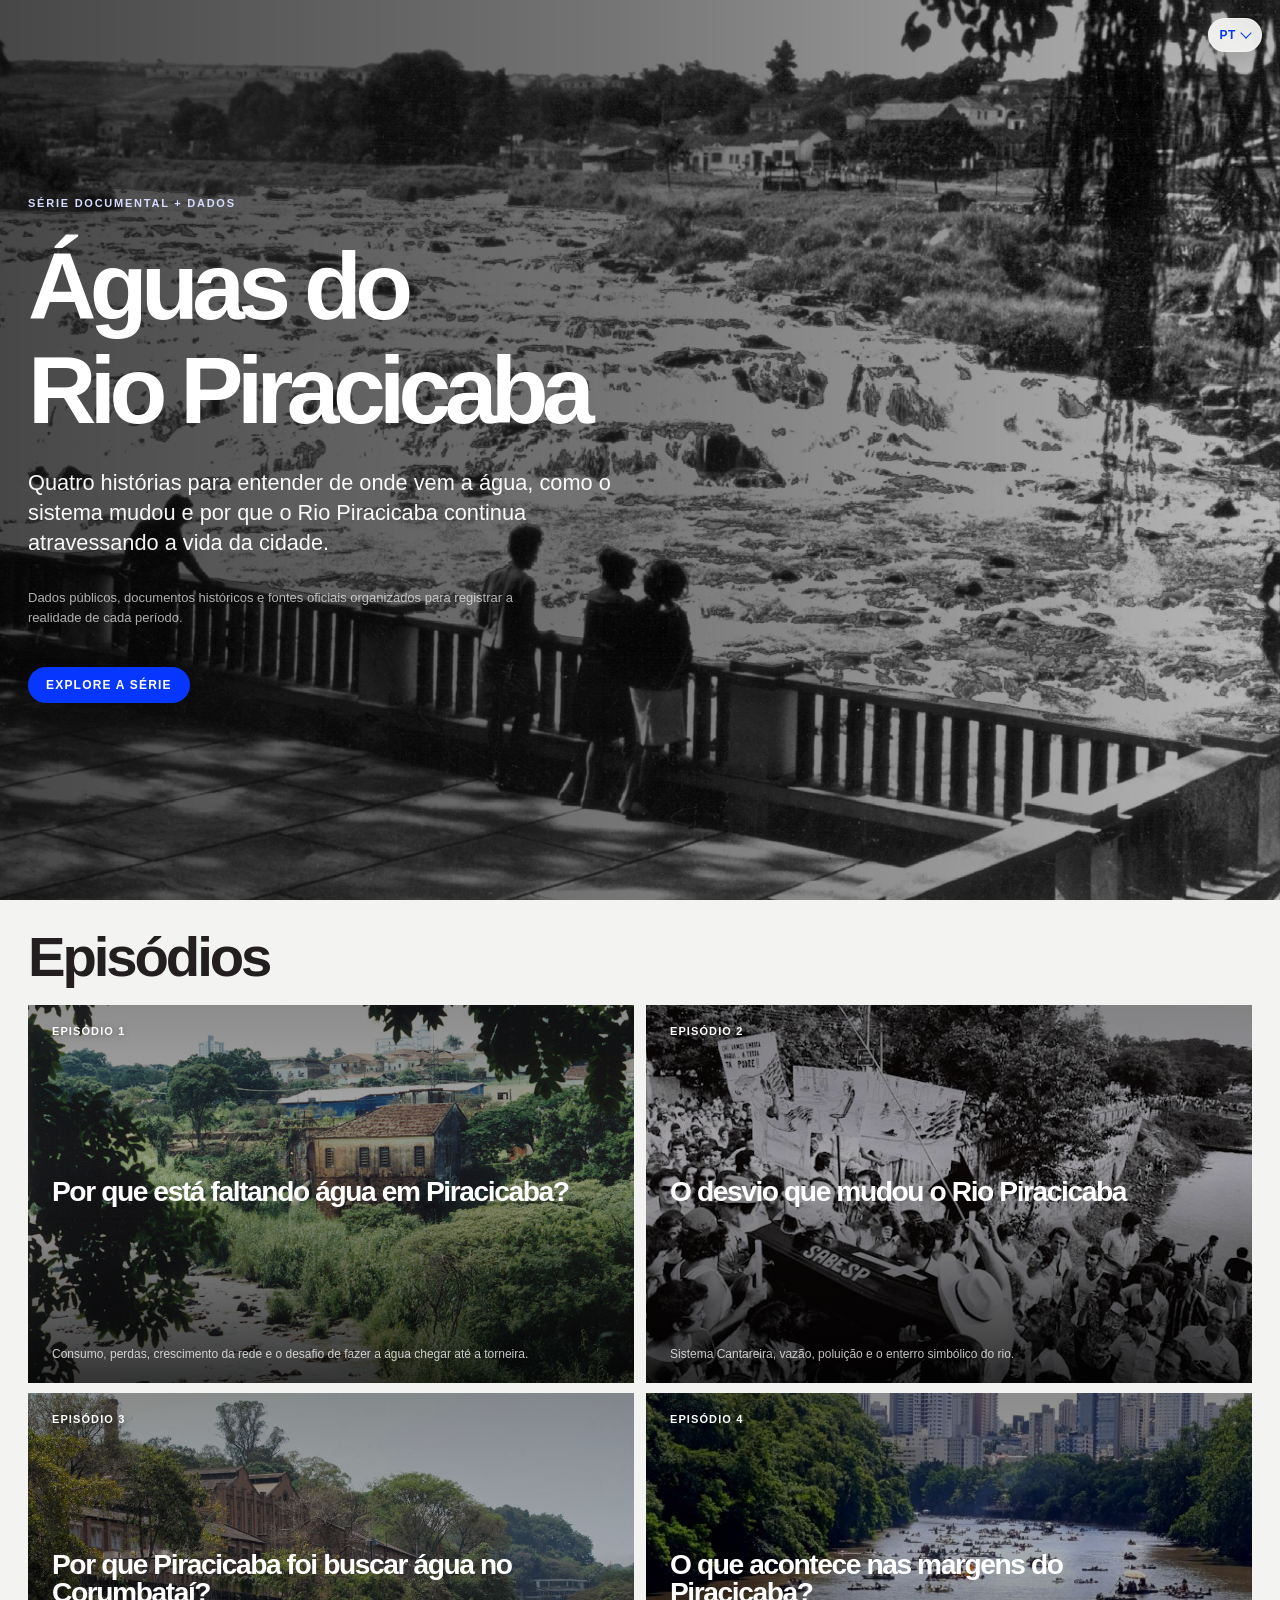
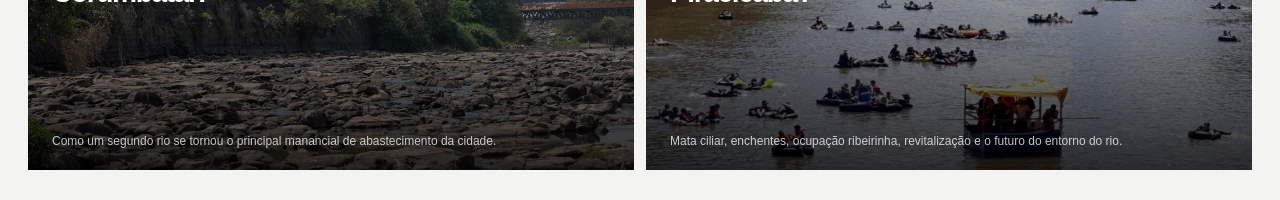
<file: index.html>
<!doctype html>
<html lang="pt-BR">
<head>
  <meta charset="utf-8" />
  <meta name="viewport" content="width=device-width,initial-scale=1" />
  <meta name="description" content="Águas do Rio Piracicaba — uma série de histórias em dados sobre abastecimento, rios e infraestrutura." />
  <meta name="theme-color" content="#151515" />
  <title>Águas do Rio Piracicaba</title>
  <link rel="icon" href="data:image/svg+xml,%3Csvg xmlns=%22http://www.w3.org/2000/svg%22 viewBox=%220 0 100 100%22%3E%3Ctext y=%22.9em%22 font-size=%2290%22%3E%F0%9F%92%A7%3C/text%3E%3C/svg%3E" />  <link rel="stylesheet" href="assets/site/css/series.css?v=20261004-language-margin" />
<style>
.explore-series{
  display:inline-flex!important;
  align-items:center;
  gap:10px;
  width:max-content;
  margin-top:10px;
  padding:12px 18px;
  border:0;
  border-radius:999px;
  background:#0736FE!important;
  color:#fff!important;
  text-decoration:none!important;
  font:600 12px/1 Helvetica,Arial,sans-serif;
  letter-spacing:.10em;
  text-transform:uppercase;
  position:relative;
  z-index:4;
}
.explore-series span{color:#fff!important;font-size:16px;line-height:1}
.explore-series:hover{opacity:.9;transform:translateY(-1px)}
</style>

  <link rel="stylesheet" href="assets/site/css/page-transition.css?v=20261002-return-composited" />


<style>
/* Evita o hero piscar antes de o retorno ser posicionado em Episódios. */
html.home-episodes-return body.series-home{
  visibility:hidden!important;
}
@media(max-width:850px){
  html.mobile-home-reset body.series-home{
    visibility:hidden!important;
  }
}
</style>
<script>
(() => {
  try{
    if(window.self !== window.top) return;

    const params=new URLSearchParams(location.search);
    const returning=params.get("adrReturn")==="episodes";
    const mobile=window.matchMedia("(max-width:850px)").matches;

    if("scrollRestoration" in history){
      history.scrollRestoration="manual";
    }

    if(returning){
      document.documentElement.classList.add("home-episodes-return");
    }else if(mobile){
      document.documentElement.classList.add("mobile-home-reset");
      if(location.hash){
        history.replaceState(null,"",location.pathname+location.search);
      }
    }
  }catch(_){}
})();
</script>
  <link rel="alternate" hreflang="pt-BR" href="index.html" />
  <link rel="alternate" hreflang="en" href="index-en.html" />
  <script src="assets/site/js/language-switch.js?v=20261007-portfolio-embed"></script>
</head>
<body class="series-home">
  <details class="language-menu language-menu-home">
    <summary aria-label="Idioma: PT"><span>PT</span></summary>
    <div class="language-menu-popover" role="menu" aria-label="Idioma">
      <span aria-current="true">PT</span><a href="index-en.html" data-language-link>EN</a>
    </div>
  </details>
  <main>
    <section class="home-hero" aria-labelledby="project-title">
      <img class="home-hero-image" src="assets/site/home/hero-rio-piracicaba.jpg" alt="" />
      <div class="home-hero-overlay" aria-hidden="true"></div>

      <div class="home-hero-content">
        <p class="home-kicker">Série documental + dados</p>

        <h1 id="project-title">
          <span>Águas do</span>
          <span class="title-line">Rio Piracicaba</span>
        </h1>

        <p class="home-lead">Quatro histórias para entender de onde vem a água, como o sistema mudou e por que o Rio Piracicaba continua atravessando a vida da cidade.</p>

        <p class="home-support">Dados públicos, documentos históricos e fontes oficiais organizados para registrar a realidade de cada período.</p>

        <a class="explore-series" href="#episodios">Explore a série </a>
      </div>
    </section>

    <section class="episodes-section" id="episodios" aria-labelledby="episodes-title">
      <div class="episodes-shell">
        <div class="episodes-heading">          <h2 id="episodes-title">Episódios</h2>
        </div>

        <nav class="home-episodes" aria-label="Episódios da série">
          <a class="home-episode has-image" href="episodio-1.html">
            <img class="home-episode-image" src="assets/site/cards/ep01-falta-de-agua.jpg" alt="" />
            <div class="home-episode-meta"><span>Episódio 1</span></div>
            <h3>Por que está faltando água em Piracicaba?</h3>
            <p>Consumo, perdas, crescimento da rede e o desafio de fazer a água chegar até a torneira.</p>
          </a>

          <a class="home-episode has-image" href="episodio-2.html">
            <img class="home-episode-image" src="assets/site/cards/ep02-enterro-rio-piracicaba.jpg" alt="" />
            <div class="home-episode-meta"><span>Episódio 2</span></div>
            <h3>O desvio que mudou o Rio Piracicaba</h3>
            <p>Sistema Cantareira, vazão, poluição e o enterro simbólico do rio.</p>
          </a>

          <a class="home-episode has-image" href="episodio-3.html">
            <img class="home-episode-image" src="assets/site/cards/ep03-corumbatai-rio-seco.jpg" alt="" />
            <div class="home-episode-meta"><span>Episódio 3</span></div>
            <h3>Por que Piracicaba foi buscar água no Corumbataí?</h3>
            <p>Como um segundo rio se tornou o principal manancial de abastecimento da cidade.</p>
          </a>

          <a class="home-episode has-image" href="episodio-4.html">
            <img class="home-episode-image" src="assets/site/cards/ep04-passeio-boia-rio-piracicaba.jpg" alt="" />
            <div class="home-episode-meta"><span>Episódio 4</span></div>
            <h3>O que acontece nas margens do Piracicaba?</h3>
            <p>Mata ciliar, enchentes, ocupação ribeirinha, revitalização e o futuro do entorno do rio.</p>
          </a>
        </nav>
      </div>
    </section>
  </main>
  <script src="assets/site/js/home.js?v=20260929-0812" defer></script>
  <script src="assets/site/js/page-transition.js?v=20261002-bilingual2"></script>
</body>
</html>
</file>
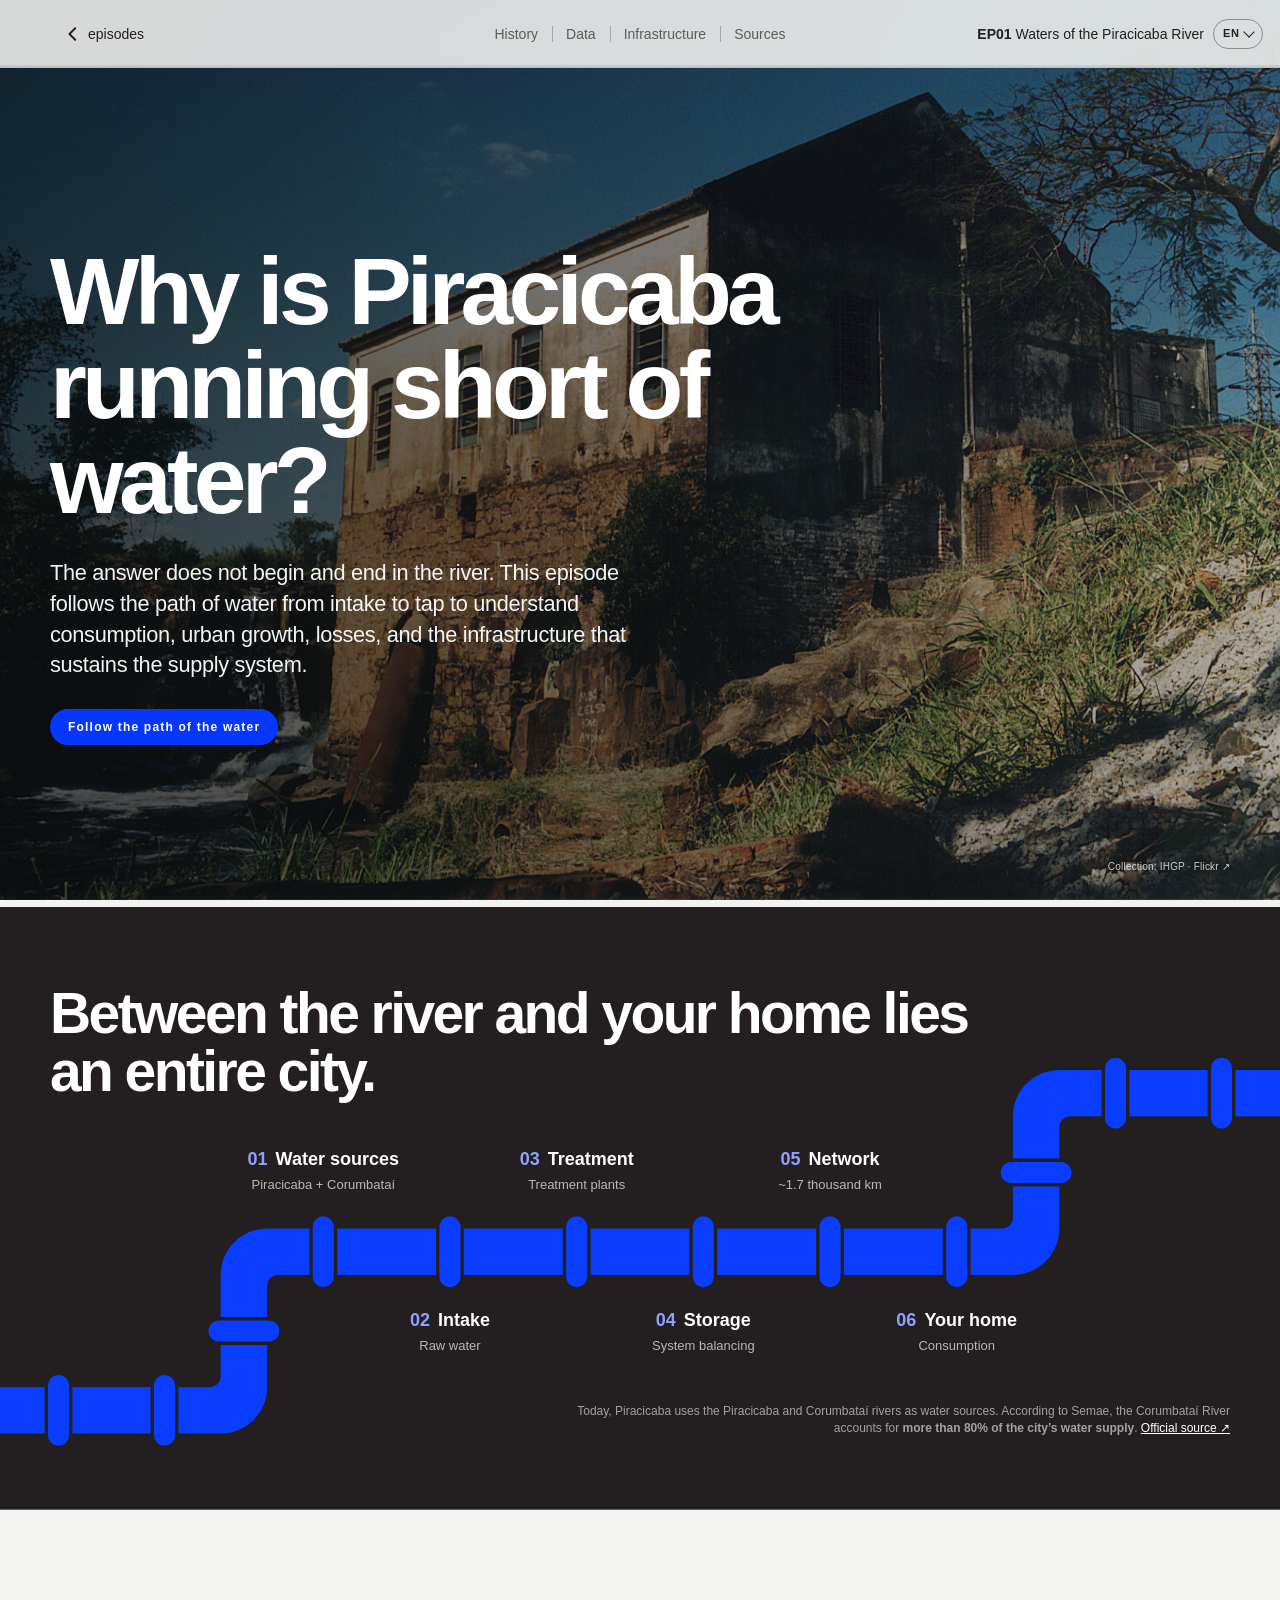
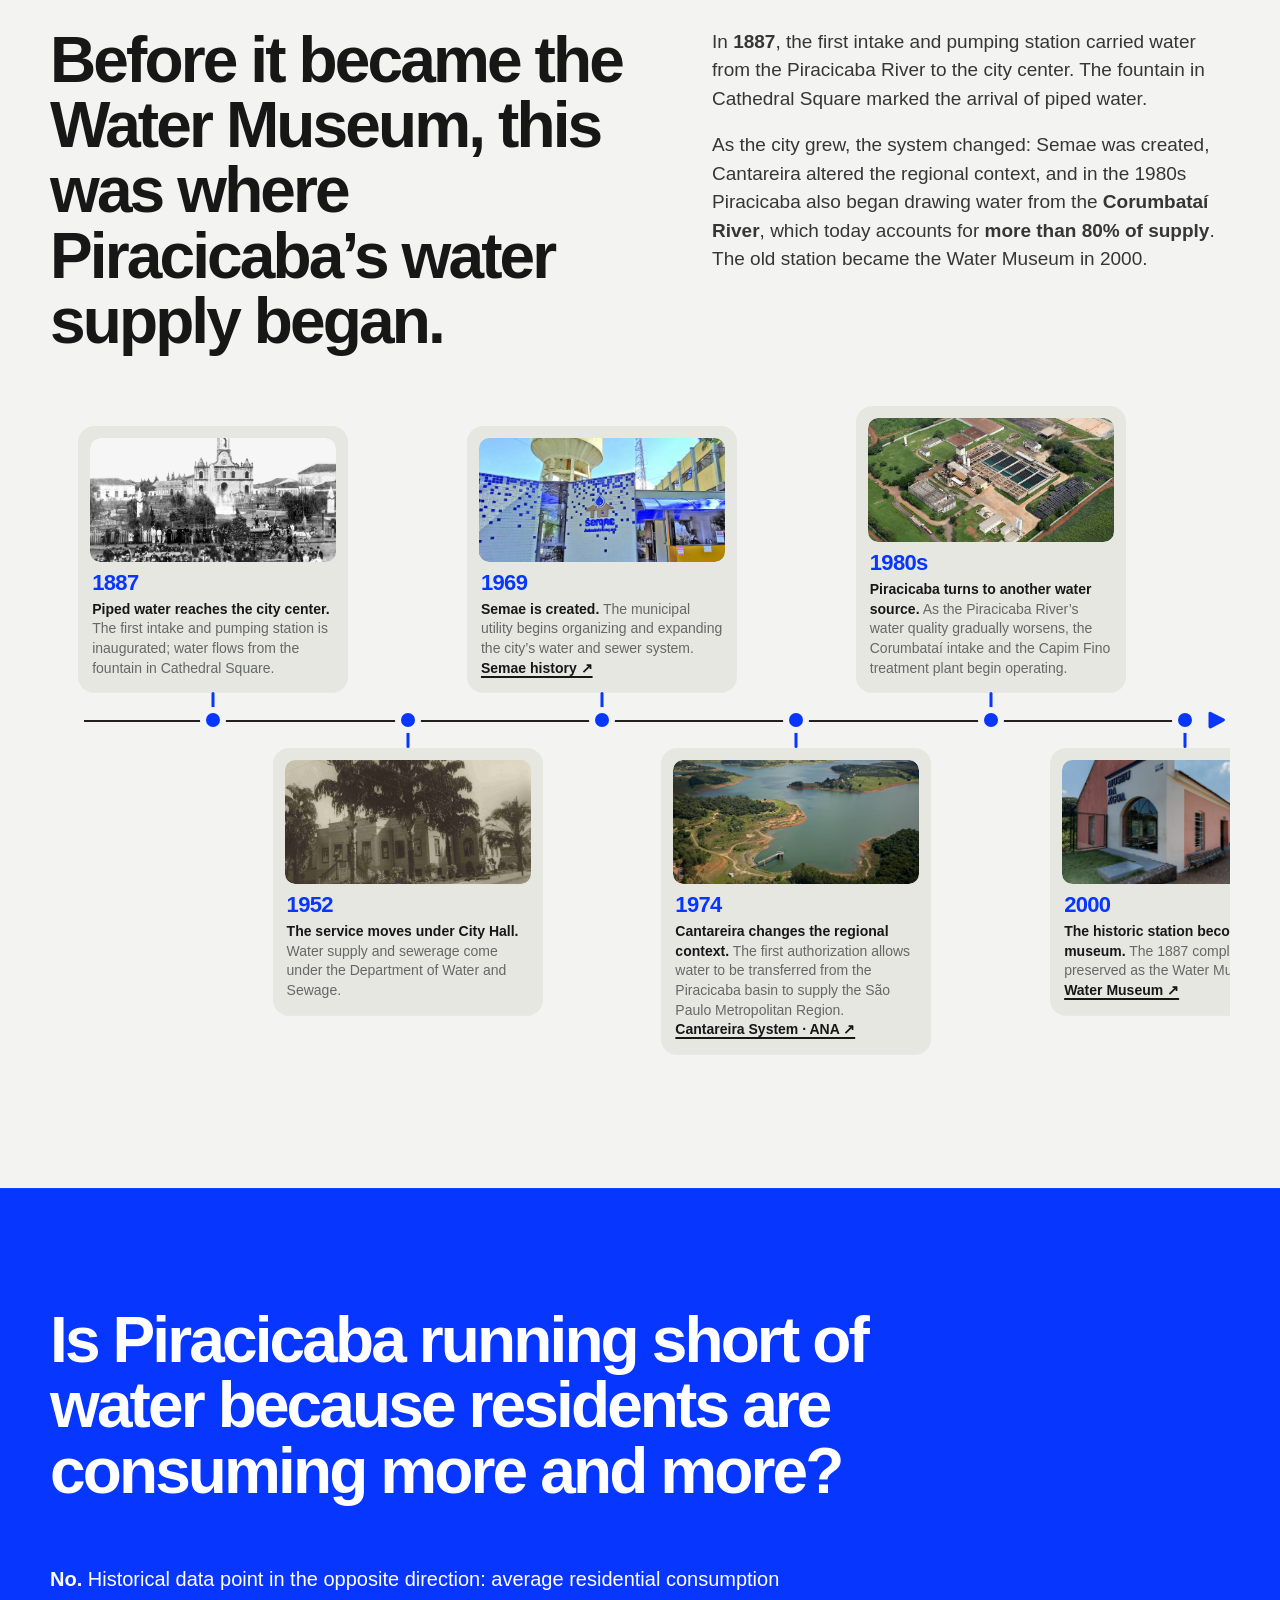
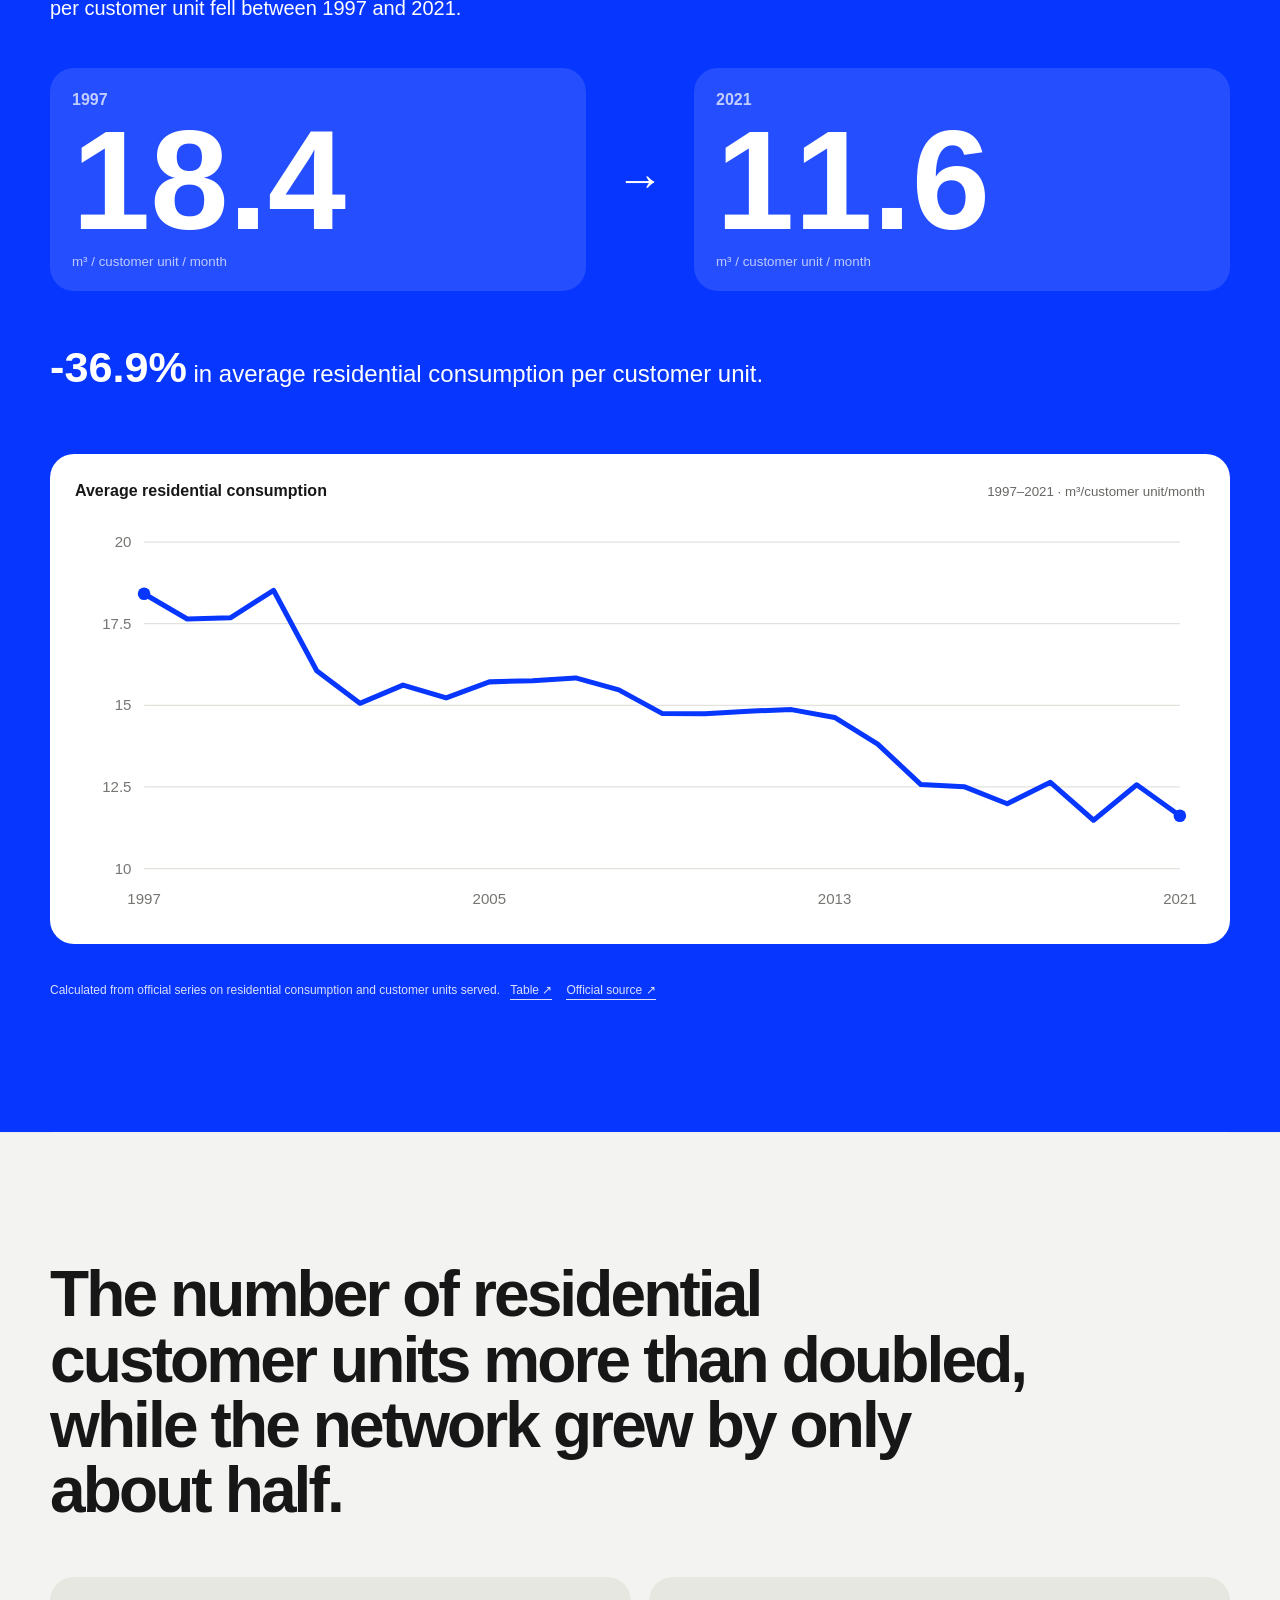
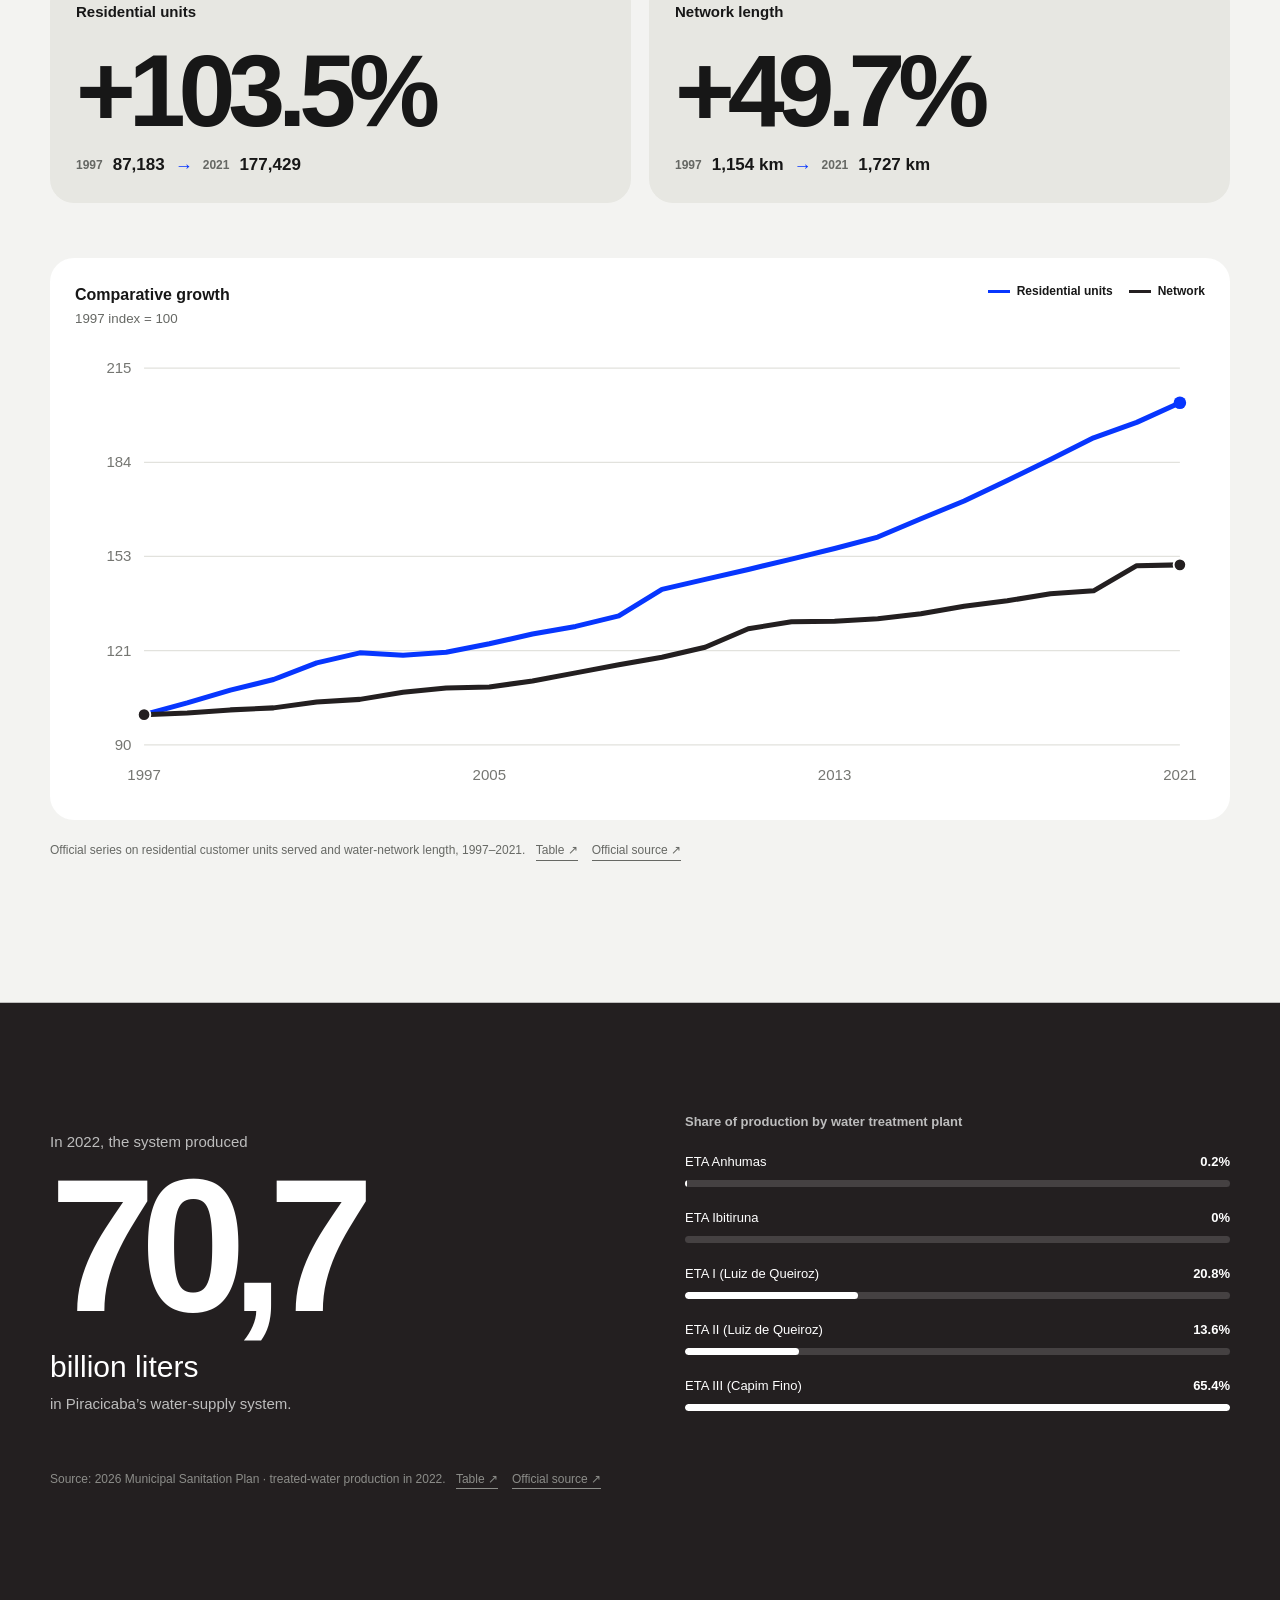
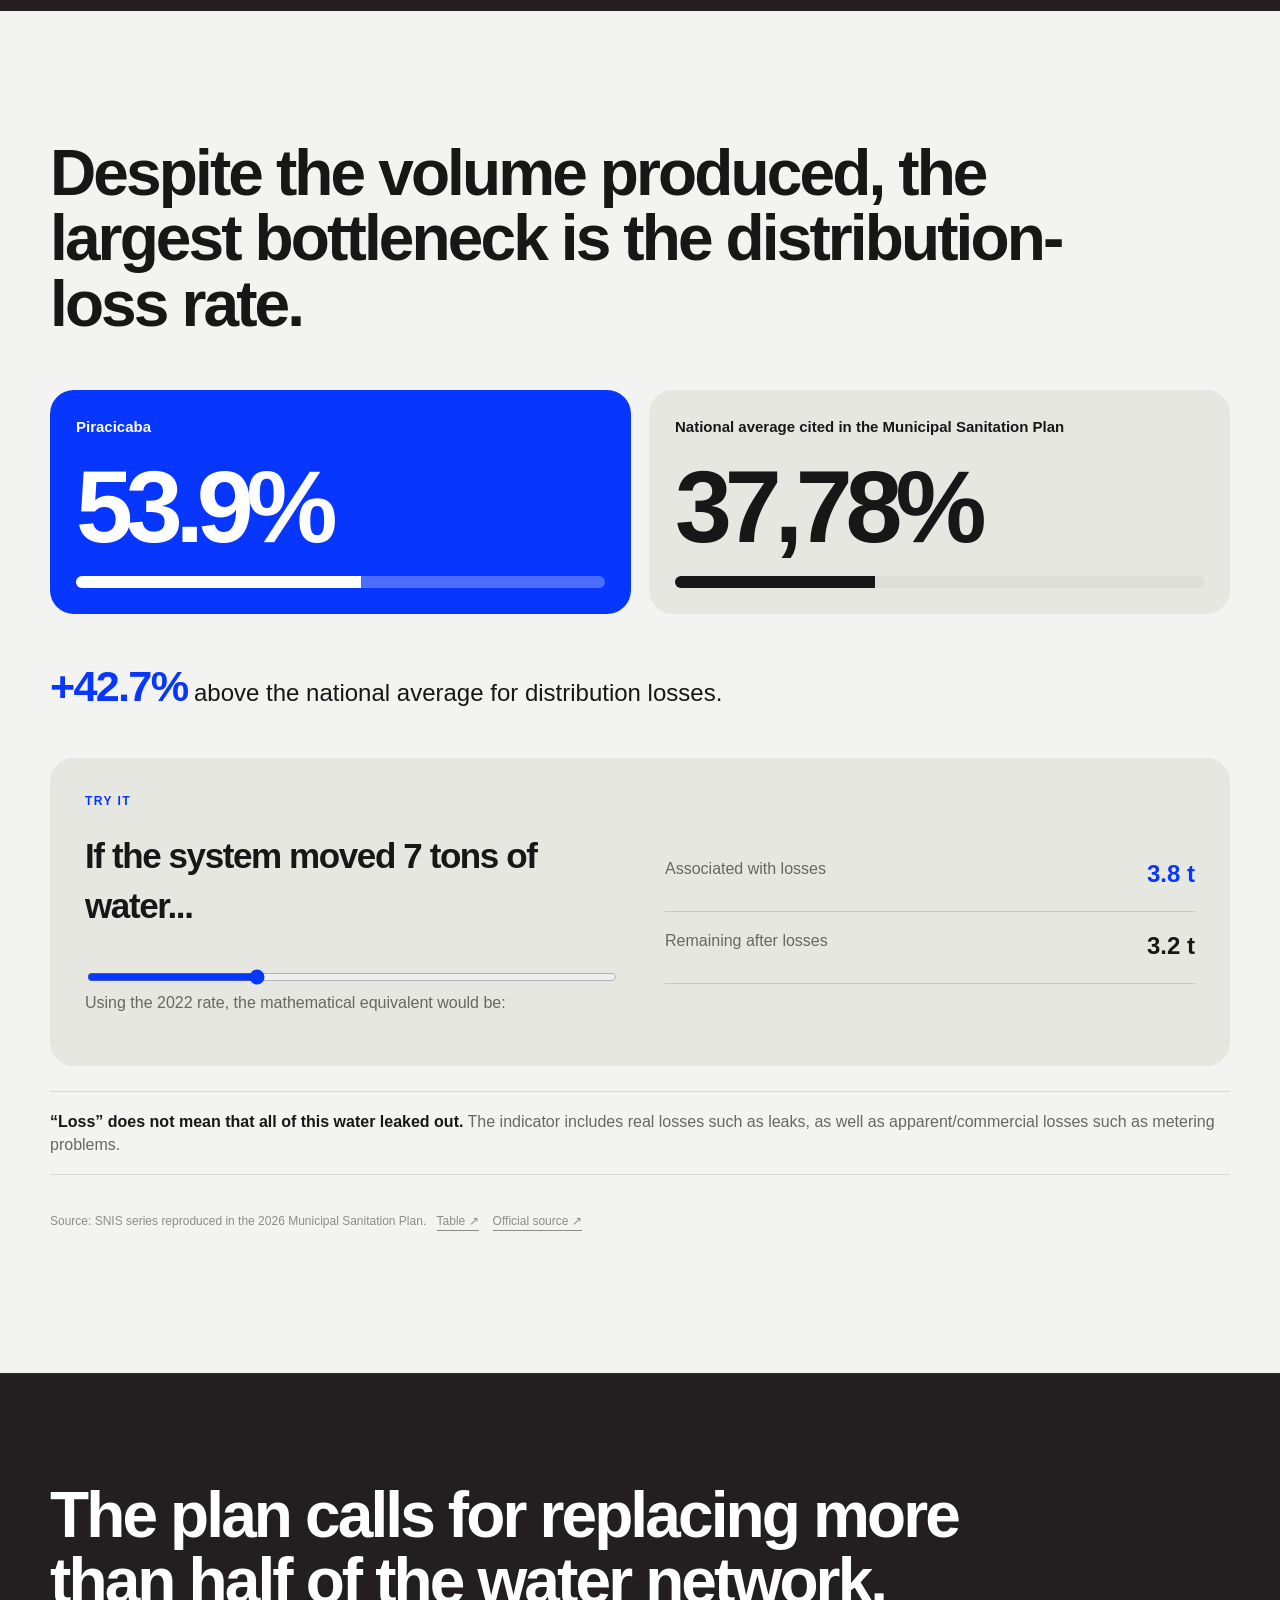
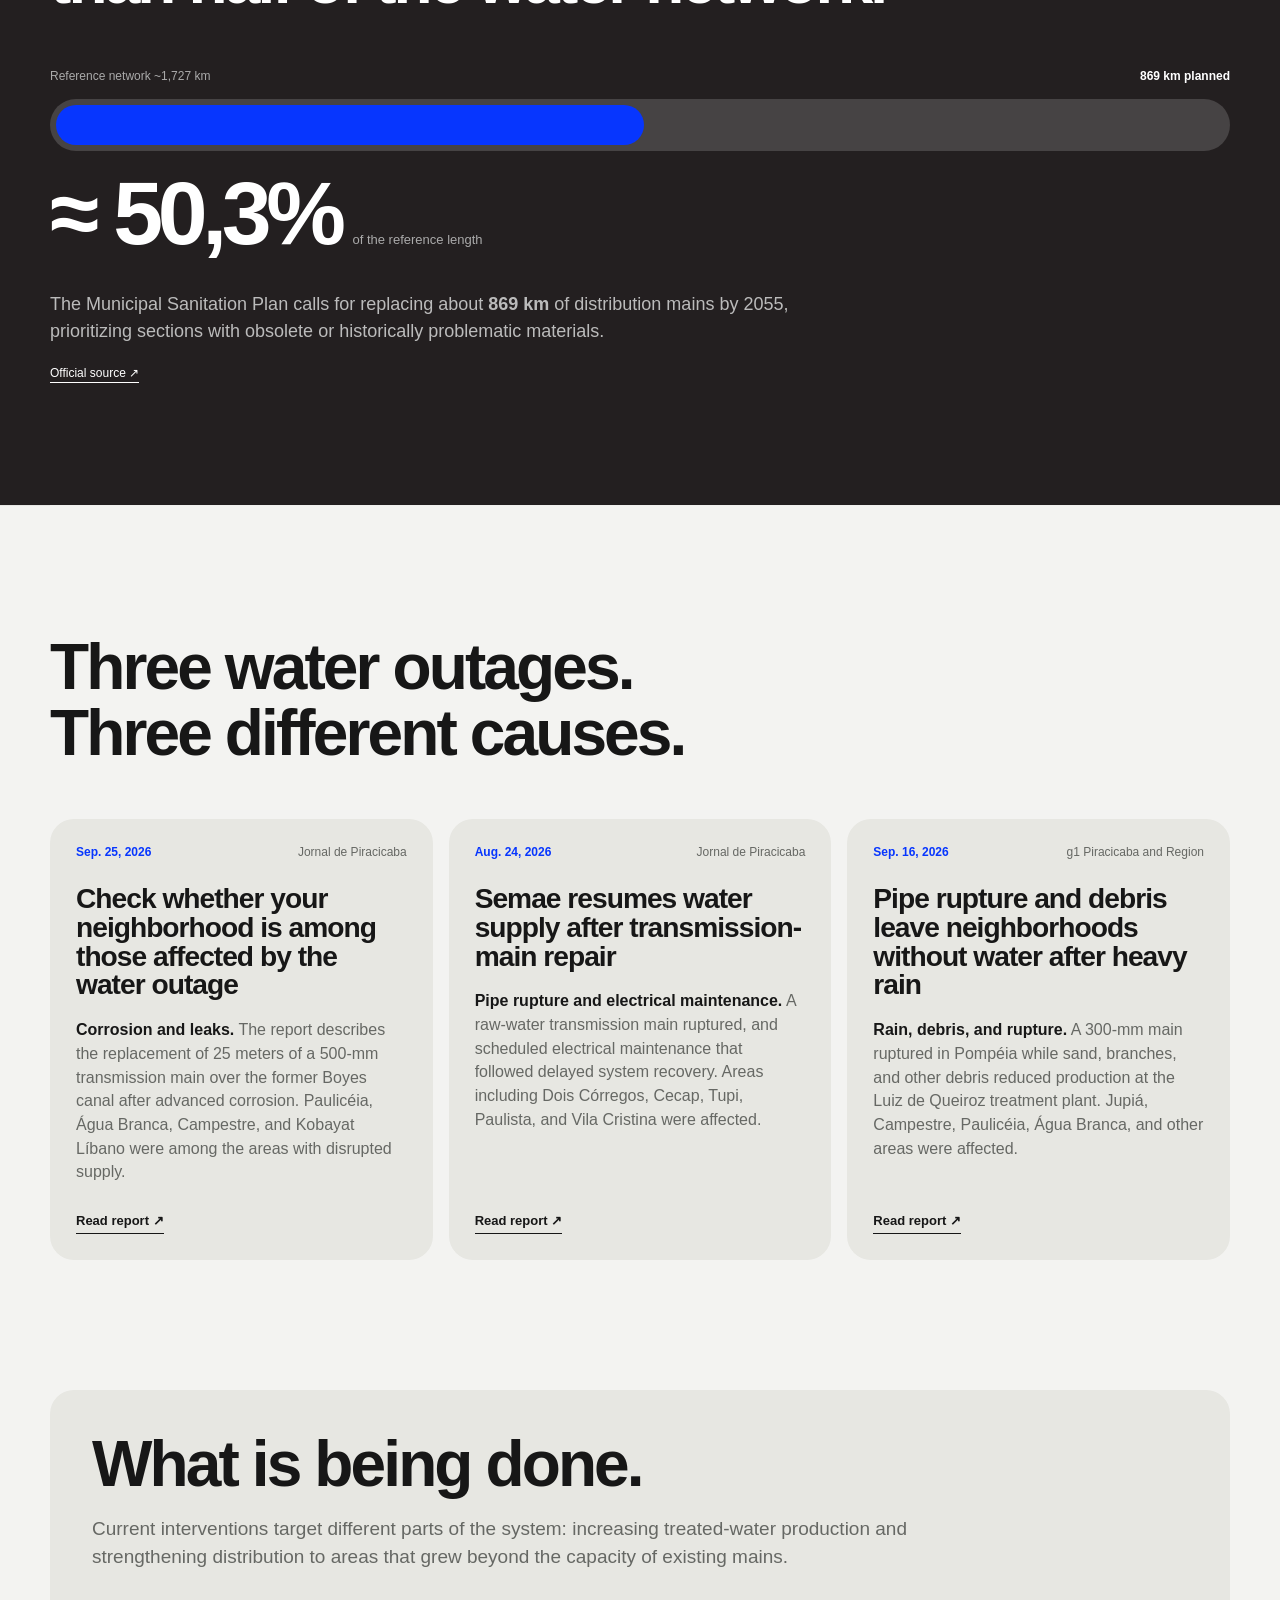
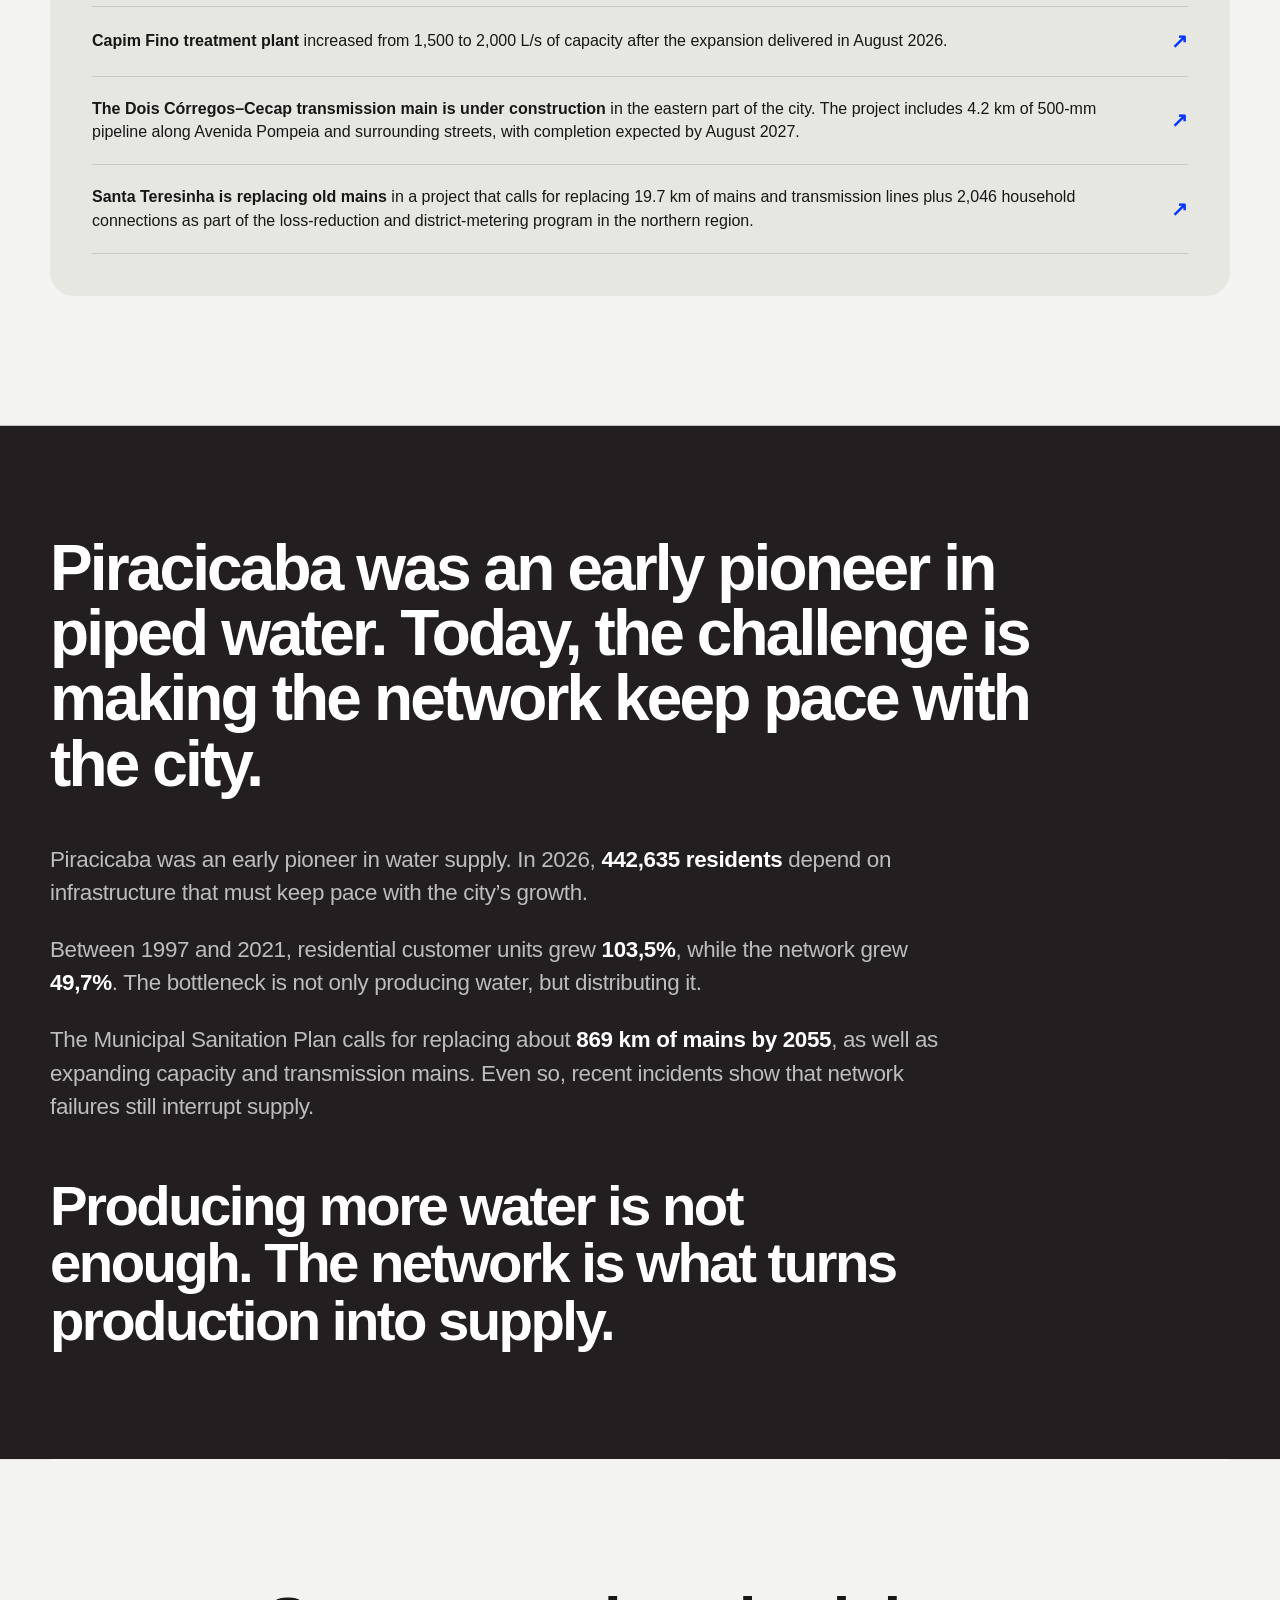
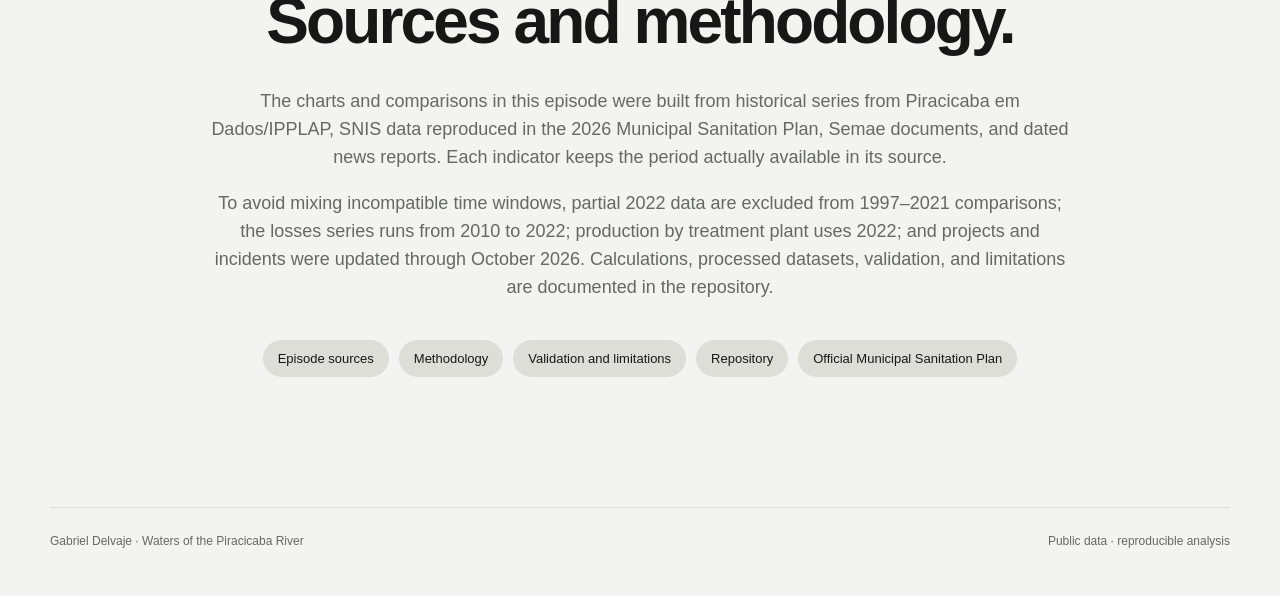
<file: episodio-1-en.html>
<!doctype html>
<html lang="en">
<head>
  <meta charset="utf-8" />
  <meta name="viewport" content="width=device-width, initial-scale=1" />
  <meta name="description" content="Water consumption, distribution losses, infrastructure, and the history of Piracicaba’s water-supply system." />
  <meta name="theme-color" content="#f3f3f1" />
  <title>Episode 1 | Why is Piracicaba running short of water?</title>
  <link rel="icon" href="data:image/svg+xml,%3Csvg xmlns=%22http://www.w3.org/2000/svg%22 viewBox=%220 0 100 100%22%3E%3Ctext y=%22.9em%22 font-size=%2290%22%3E%F0%9F%92%A7%3C/text%3E%3C/svg%3E" />
  <link rel="preload" as="image" href="assets/site/episodes/episodio-1/hero/museu-da-agua-historico.jpg" fetchpriority="high" />
  <link rel="stylesheet" href="assets/site/css/series.css?v=20261007-reading-progress" />
  <link rel="stylesheet" href="assets/site/css/episodio-1.css?v=20261004-header-unified" />

  <link rel="stylesheet" href="assets/site/css/page-transition.css?v=20261002-return-composited" />
  <link rel="alternate" hreflang="pt-BR" href="episodio-1.html" />
  <link rel="alternate" hreflang="en" href="episodio-1-en.html" />
  <script src="assets/site/js/language-switch.js?v=20261007-portfolio-embed"></script>
</head>
<body>
  <header class="site-header">
    <a class="brand back-episodes" href="index-en.html#episodios">episodes</a>
    <nav id="episode-mobile-nav" aria-label="Main navigation">
      <a href="#historia"><span>History</span></a>
      <a href="#dados"><span>Data</span></a>
      <a href="#infraestrutura"><span>Infrastructure</span></a>
      <a href="#fontes"><span>Sources</span></a>
    </nav>
    <div class="episode-header-meta">
      <span class="series-title"><strong>EP01</strong> Waters of the Piracicaba River</span>
      <details class="language-menu language-menu-header">
          <summary aria-label="Language: EN"><span>EN</span></summary>
          <div class="language-menu-popover" role="menu" aria-label="Language">
            <a href="episodio-1.html" data-language-link>PT</a><span aria-current="true">EN</span>
          </div>
        </details>
    </div>
    <button class="mobile-menu-toggle" type="button" aria-label="Open episode menu" aria-expanded="false" aria-controls="episode-mobile-nav">
      <span aria-hidden="true"></span>
      <span aria-hidden="true"></span>
      <span aria-hidden="true"></span>
    </button>
  </header>

  <main id="top">
    <section class="hero section-shell">
      <img class="hero-fixed-image" src="assets/site/episodes/episodio-1/hero/museu-da-agua-historico.jpg" alt="" fetchpriority="high" decoding="sync" />
      <div class="hero-fixed-overlay" aria-hidden="true"></div>
      <h1>Why is Piracicaba running short of water?</h1>
      <p class="hero-copy">The answer does not begin and end in the river. This episode follows the path of water from intake to tap to understand consumption, urban growth, losses, and the infrastructure that sustains the supply system.</p>
      <a class="scroll-cue" href="#caminho"><span>Follow the path of the water</span></a>
      <a class="hero-photo-credit" href="https://www.flickr.com/photos/ihgp/54276201311/in/album-72177720323295898" target="_blank" rel="noreferrer">Collection: IHGP · Flickr ↗︎</a>
    </section>

    <section class="process-section" id="caminho" aria-labelledby="caminho-title">
      <div class="section-shell process-shell">
        <div class="process-heading">
          <h2 id="caminho-title">Between the river and your home lies an entire city.</h2>
        </div>

        <div class="pipe-diagram" aria-label="Path of water from the sources to the home">
          <img class="desktop-pipe-svg" src="assets/site/episodes/episodio-1/diagrams/pipe-desktop.svg?v=20260930-1345" alt="" aria-hidden="true" />
          <img class="mobile-pipe-svg" src="assets/site/episodes/episodio-1/diagrams/pipe-mobile.svg" alt="" aria-hidden="true" />
          <div class="pipe-track" aria-hidden="true"></div>
          <span class="pipe-joint pipe-joint-extra joint-0" aria-hidden="true"></span>
          <span class="pipe-joint joint-1" aria-hidden="true"></span>
          <span class="pipe-joint joint-2" aria-hidden="true"></span>
          <span class="pipe-joint joint-3" aria-hidden="true"></span>
          <span class="pipe-joint joint-4" aria-hidden="true"></span>
          <span class="pipe-joint joint-5" aria-hidden="true"></span>
          <span class="pipe-joint joint-6" aria-hidden="true"></span>
          <span class="pipe-joint pipe-joint-extra joint-7" aria-hidden="true"></span>

          <article class="process-step">
            <strong><span class="step-num">01</span> Water sources</strong>
            <small>Piracicaba + Corumbataí</small>
          </article>

          <article class="process-step">
            <strong><span class="step-num">02</span> Intake</strong>
            <small>Raw water</small>
          </article>

          <article class="process-step">
            <strong><span class="step-num">03</span> Treatment</strong>
            <small>Treatment plants</small>
          </article>

          <article class="process-step">
            <strong><span class="step-num">04</span> Storage</strong>
            <small>System balancing</small>
          </article>

          <article class="process-step">
            <strong><span class="step-num">05</span> Network</strong>
            <small>~1.7 thousand km</small>
          </article>

          <article class="process-step">
            <strong><span class="step-num">06</span> Your home</strong>
            <small>Consumption</small>
          </article>
        </div>

        <p class="source-note">Today, Piracicaba uses the Piracicaba and Corumbataí rivers as water sources. According to Semae, the Corumbataí River accounts for <strong>more than 80% of the city’s water supply</strong>. <a href="https://piracicaba.sp.gov.br/noticias/de-janeiro-a-agosto-deste-ano-piracicaba-registrou-so-44-da-chuva-do-mesmo-periodo-de-2023/" target="_blank" rel="noreferrer">Official source ↗︎</a></p>
      </div>
    </section>

    <section class="history-section section-shell" id="historia">
      <div class="history-copy">
        <h2>Before it became the Water Museum, this was where Piracicaba’s water supply began.</h2>
        <div class="history-summary">
          <p>In <strong>1887</strong>, the first intake and pumping station carried water from the Piracicaba River to the city center. The fountain in Cathedral Square marked the arrival of piped water.</p>
          <p>As the city grew, the system changed: Semae was created, Cantareira altered the regional context, and in the 1980s Piracicaba also began drawing water from the <strong>Corumbataí River</strong>, which today accounts for <strong>more than 80% of supply</strong>. The old station became the Water Museum in 2000.</p>
        </div>
      </div>

      <div class="timeline-carousel" aria-label="Timeline navigation">
        <div class="timeline-viewport" data-timeline-viewport>
          <div class="timeline" aria-label="Timeline of water supply in Piracicaba">
            <article class="timeline-item">
              <div class="timeline-content">
                <figure class="timeline-media">
                  <button class="timeline-image-button" type="button" data-timeline-image="assets/site/episodes/episodio-1/timeline/1887-inauguracao-chafariz.jpg" data-timeline-caption="Em 26 de maio de 1887, a água do novo sistema de abastecimento chegou ao então Largo da Matriz, atual Praça José Bonifácio. O repuxo da praça marcou publicamente a inauguração da água encanada em Piracicaba. Depois, com as sucessivas reformas da praça, o chafariz foi retirado e seu destino se perdeu; a peça original não está mais lá." data-timeline-credit="Acervo IHGP" data-timeline-credit-url="https://www.flickr.com/photos/ihgp/54276191771/in/album-72177720323295898" aria-label="Enlarge image: inauguration of the fountain in 1887">
                    <img src="assets/site/episodes/episodio-1/timeline/1887-inauguracao-chafariz.jpg" alt="Historical record related to the fountain inauguration and Piracicaba water supply in 1887" loading="lazy" decoding="async">
                  </button>
                </figure>
                <div class="timeline-entry">
                  <time>1887</time>
                  <p><strong>Piped water reaches the city center.</strong> The first intake and pumping station is inaugurated; water flows from the fountain in Cathedral Square.</p>
                </div>
              </div>
            </article>

            <article class="timeline-item">
              <div class="timeline-content">
                <figure class="timeline-media">
                  <button class="timeline-image-button" type="button" data-timeline-image="assets/site/episodes/episodio-1/timeline/1952-departamento-aguas-esgoto.png" data-timeline-caption="Em 1952, o abastecimento e o esgotamento passaram à administração municipal por meio do Departamento de Águas e Esgotos, antecessor da estrutura que depois daria origem ao Semae. O departamento concentrou a operação dos serviços de água e esgoto da cidade nessa fase de expansão urbana. A imagem é um registro histórico do antigo departamento, não uma fotografia datada de 1952." data-timeline-credit="Acervo IHGP · Fotos Antigas, p. 19" data-timeline-credit-url="https://www.ihgp.org.br/wp-content/uploads/2023/07/fotosantigas3.pdf" aria-label="Enlarge image: Department of Water and Sewage in 1952">
                    <img src="assets/site/episodes/episodio-1/timeline/1952-departamento-aguas-esgoto.png" alt="Record of Piracicaba’s Department of Water and Sewage related to 1952" loading="lazy" decoding="async">
                  </button>
                </figure>
                <div class="timeline-entry">
                  <time>1952</time>
                  <p><strong>The service moves under City Hall.</strong> Water supply and sewerage come under the Department of Water and Sewage.</p>
                </div>
              </div>
            </article>

            <article class="timeline-item">
              <div class="timeline-content">
                <figure class="timeline-media">
                  <button class="timeline-image-button" type="button" data-timeline-image="assets/site/episodes/episodio-1/timeline/1969-semae.jpg" data-timeline-caption="Criado em 1969, o Semae passou a assumir a gestão municipal dos serviços de água e esgoto de Piracicaba, ampliando a estrutura de captação, tratamento e distribuição que acompanharia o crescimento da cidade nas décadas seguintes. A foto é um registro de arquivo do Semae publicado pelo Jornal de Piracicaba em 2025, não uma imagem de 1969." data-timeline-credit="Foto: Arquivo/JP · via Jornal de Piracicaba" data-timeline-credit-url="https://sampi.net.br/piracicaba/noticias/2906258/cidade/2025/05/semae-avisa-que-vai-faltar-agua-saiba-em-quais-bairros" aria-label="Enlarge image: Semae">
                    <img src="assets/site/episodes/episodio-1/timeline/1969-semae.jpg" alt="Record of Piracicaba’s Semae published by Jornal de Piracicaba" loading="lazy" decoding="async">
                  </button>
                </figure>
                <div class="timeline-entry">
                  <time>1969</time>
                  <p><strong>Semae is created.</strong> The municipal utility begins organizing and expanding the city’s water and sewer system. <a class="timeline-source" href="https://piracicaba.sp.gov.br/noticias/semae-completa-45-anos/" target="_blank" rel="noreferrer">Semae history ↗︎</a></p>
                </div>
              </div>
            </article>

            <article class="timeline-item">
              <div class="timeline-content">
                <figure class="timeline-media">
                  <button class="timeline-image-button" type="button" data-timeline-image="assets/site/episodes/episodio-1/timeline/1974-sistema-cantareira.jpg" data-timeline-caption="O Sistema Cantareira passou a transferir parte das águas das cabeceiras da bacia do Piracicaba para reforçar o abastecimento da Região Metropolitana de São Paulo. Em 1974, a primeira autorização formalizou essa transposição, mudando o contexto hídrico regional. A foto é da Sabesp e foi publicada pelo Ministério do Desenvolvimento Regional; não é um registro de 1974." data-timeline-credit="Foto: Sabesp · via Ministério do Desenvolvimento Regional" data-timeline-credit-url="https://www.gov.br/mdr/pt-br/noticias/sistemas-que-abastecem-sp-e-rj-tem-ligeira-recuperacao" aria-label="Enlarge image: Cantareira System">
                    <img src="assets/site/episodes/episodio-1/timeline/1974-sistema-cantareira.jpg" alt="Image of the Cantareira System credited to Sabesp" loading="lazy" decoding="async">
                  </button>
                </figure>
                <div class="timeline-entry">
                  <time>1974</time>
                  <p><strong>Cantareira changes the regional context.</strong> The first authorization allows water to be transferred from the Piracicaba basin to supply the São Paulo Metropolitan Region. <a class="timeline-source" href="https://www.gov.br/ana/pt-br/sala-de-situacao/sistema-cantareira/faq-cantareira" target="_blank" rel="noreferrer">Cantareira System · ANA ↗︎</a></p>
                </div>
              </div>
            </article>

            <article class="timeline-item">
              <div class="timeline-content">
                <figure class="timeline-media">
                  <button class="timeline-image-button" type="button" data-timeline-image="assets/site/shared/infrastructure/eta-capim-fino.jpg" data-timeline-caption="A ETA Capim Fino passou a integrar a expansão do sistema de abastecimento ligada ao rio Corumbataí. Em 2021, o próprio Semae informava que muitos equipamentos da estação eram de 1982, mostrando como essa infraestrutura atravessou décadas de operação e modernizações. A foto foi publicada pela Prefeitura de Piracicaba em 2021; não é um registro da década de 1980." data-timeline-credit="Foto: Semae · via Prefeitura de Piracicaba" data-timeline-credit-url="https://piracicaba.sp.gov.br/noticias/semae-realiza-manutencao-na-estacao-de-tratamento-de-agua-capim-fino/" aria-label="Enlarge image: Capim Fino treatment plant">
                    <img src="assets/site/shared/infrastructure/eta-capim-fino.jpg" alt="Capim Fino treatment plant, part of the system connected to the Corumbataí River" loading="lazy" decoding="async">
                  </button>
                </figure>
                <div class="timeline-entry">
                  <time>1980s</time>
                  <p><strong>Piracicaba turns to another water source.</strong> As the Piracicaba River’s water quality gradually worsens, the Corumbataí intake and the Capim Fino treatment plant begin operating.</p>
                </div>
              </div>
            </article>

            <article class="timeline-item">
              <div class="timeline-content">
                <figure class="timeline-media">
                  <button class="timeline-image-button" type="button" data-timeline-image="assets/site/episodes/episodio-1/timeline/2000-museu-da-agua.jpeg" data-timeline-caption="Instalado no conjunto histórico da antiga estação de captação de 1887, o Museu da Água preserva parte da infraestrutura que marcou o início do abastecimento encanado de Piracicaba. Aberto como museu em 2000, o espaço mantém essa memória junto ao próprio Rio Piracicaba. A foto é de divulgação turística e não um registro da inauguração do museu em 2000." data-timeline-credit="Foto: Turismo Piracicaba" data-timeline-credit-url="https://turismopiracicaba.com.br/ponto_turistico/museu-da-agua-francisco-salgot-castillon/" aria-label="Enlarge image: Water Museum">
                    <img src="assets/site/episodes/episodio-1/timeline/2000-museu-da-agua.jpeg" alt="Piracicaba Water Museum, housed in the historic former intake-station complex" loading="lazy" decoding="async">
                  </button>
                </figure>
                <div class="timeline-entry">
                  <time>2000</time>
                  <p><strong>The historic station becomes a museum.</strong> The 1887 complex is preserved as the Water Museum. <a class="timeline-source" href="https://piracicaba.sp.gov.br/noticias/museu-da-agua-completara-7-anos/" target="_blank" rel="noreferrer">Water Museum ↗︎</a></p>
                </div>
              </div>
            </article>

            <article class="timeline-item timeline-current">
              <div class="timeline-content">
                <div class="timeline-entry">
                  <time>2024</time>
                  <p><strong>The Corumbataí supports most of the system.</strong> In 2024, more than 80% of the city’s supply came from this source. <a class="timeline-source" href="https://piracicaba.sp.gov.br/noticias/de-janeiro-a-agosto-deste-ano-piracicaba-registrou-so-44-da-chuva-do-mesmo-periodo-de-2023/" target="_blank" rel="noreferrer">Current supply ↗︎</a></p>
                </div>
              </div>
            </article>
          </div>
        </div>
        <button class="timeline-nav timeline-nav-prev" type="button" data-timeline-prev aria-label="Go back in the timeline"></button>
        <button class="timeline-nav timeline-nav-next" type="button" data-timeline-next aria-label="Move forward in the timeline"></button>
      </div>
    </section>

    <section class="question-section" id="dados">
      <div class="section-shell question-shell">
        <h2>Is Piracicaba running short of water because residents are consuming more and more?</h2>
        <div class="quiz-result">
          <p class="result-kicker"><strong>No.</strong> Historical data point in the opposite direction: average residential consumption per customer unit fell between 1997 and 2021.</p>
          <div class="big-comparison">
            <div><span>1997</span><strong id="consumption-start">18,4</strong><small>m³ / customer unit / month</small></div>
            <div class="comparison-arrow" aria-hidden="true">→</div>
            <div><span>2021</span><strong id="consumption-end">11,6</strong><small>m³ / customer unit / month</small></div>
          </div>
          <p class="result-summary"><strong id="consumption-change">−36,9%</strong> in average residential consumption per customer unit.</p>
          <div class="chart-card">
            <div class="chart-heading"><span>Average residential consumption</span><small>1997–2021 · m³/customer unit/month</small></div>
            <svg class="line-chart interactive-line-chart" id="consumption-chart" viewBox="0 0 900 320" role="img" aria-label="Evolution of average residential consumption per customer unit"></svg>
          </div>
          <p class="source-note">Calculated from official series on residential consumption and customer units served. <span class="source-note-actions"><button class="source-inline-button" type="button" data-open-consumption-table><span class="source-action-label">Table <span aria-hidden="true">↗︎</span></span></button><a href="https://piracicaba.sp.gov.br/servicos/piracicaba-em-dados-historico-ipplap/" target="_blank" rel="noreferrer"><span class="source-action-label">Official source <span aria-hidden="true">↗︎</span></span></a></span></p>
        </div>
      </div>
    </section>

    <section class="growth-section section-shell">
      <h2>The number of residential customer units more than doubled, while the network grew by only about half.</h2>
      <div class="growth-numbers">
        <article>
          <span>Residential units</span>
          <strong id="economies-growth">+103,5%</strong>
          <small class="growth-card-range"><em>1997</em><b id="economies-start">87.183</b><i aria-hidden="true">→</i><em>2021</em><b id="economies-end">177.429</b></small>
        </article>
        <article>
          <span>Network length</span>
          <strong id="network-growth">+49,7%</strong>
          <small class="growth-card-range"><em>1997</em><b id="network-start">1.154 km</b><i aria-hidden="true">→</i><em>2021</em><b id="network-end">1.727 km</b></small>
        </article>
      </div>
      <div class="chart-card index-card">
        <div class="chart-heading">
          <div><span>Comparative growth</span><small>1997 index = 100</small></div>
          <div class="legend growth-legend"><span><i class="legend-line homes"></i>Residential units</span><span><i class="legend-line network"></i>Network</span></div>
        </div>
        <svg class="line-chart" id="growth-chart" viewBox="0 0 900 360" role="img" aria-label="Comparison between growth in residential customer units and network length"></svg>
      </div>
      <p class="source-note growth-source-note">Official series on residential customer units served and water-network length, 1997–2021. <span class="source-note-actions"><button class="source-inline-button" type="button" data-open-growth-table><span class="source-action-label">Table <span aria-hidden="true">↗︎</span></span></button><a href="https://piracicaba.sp.gov.br/servicos/piracicaba-em-dados-historico-ipplap/" target="_blank" rel="noreferrer"><span class="source-action-label">Official source <span aria-hidden="true">↗︎</span></span></a></span></p>
    </section>

    <section class="production-section">
      <div class="section-shell">
        <div class="production-grid">
          <div class="production-main">
            <p class="production-kicker">In 2022, the system produced</p>
            <strong>70,7</strong>
            <span>billion liters</span>
            <p>in Piracicaba’s water-supply system.</p>
          </div>
          <div class="eta-panel">
            <p class="eta-title">Share of production by water treatment plant</p>
            <div class="eta-list" id="eta-list" aria-label="Water production by treatment plant"></div>
          </div>
        </div>
        <p class="source-note">Source: 2026 Municipal Sanitation Plan · treated-water production in 2022. <span class="source-note-actions"><button class="source-inline-button" type="button" data-open-production-table><span class="source-action-label">Table <span aria-hidden="true">↗︎</span></span></button><a href="https://piracicaba.sp.gov.br/servicos/plano-municipal-de-saneamento-basico-pmsb/" target="_blank" rel="noreferrer"><span class="source-action-label">Official source <span aria-hidden="true">↗︎</span></span></a></span></p>
      </div>
    </section>

    <section class="loss-section section-shell">
      <h2>Despite the volume produced, the largest bottleneck is the distribution-loss rate.</h2>
      <div class="loss-compare">
        <article class="loss-pira"><span>Piracicaba</span><strong id="loss-pira">53,93%</strong><div class="bar"><i id="loss-pira-bar"></i></div></article>
        <article><span>National average cited in the Municipal Sanitation Plan</span><strong>37,78%</strong><div class="bar"><i style="width:37.78%"></i></div></article>
      </div>
      <p class="loss-summary"><strong id="loss-above-national">+42,7%</strong> above the national average for distribution losses.</p>

      <div class="loss-lab">
        <div>
          <p class="eyebrow">Try it</p>
          <h3>If the system moved <strong><span id="tons-value">7</span> tons</strong> of water...</h3>
          <input id="tons-slider" type="range" min="1" max="20" value="7" step="1" aria-label="Amount of water in tons" />
          <p class="loss-caption">Using the 2022 rate, the mathematical equivalent would be:</p>
        </div>
        <div class="water-balance">
          <div class="water-loss"><span>Associated with losses</span><strong id="water-loss">3,8 t</strong></div>
          <div class="water-remaining"><span>Remaining after losses</span><strong id="water-remaining">3,2 t</strong></div>
        </div>
      </div>
      <p class="method-note loss-method-note"><strong>“Loss” does not mean that all of this water leaked out.</strong> The indicator includes real losses such as leaks, as well as apparent/commercial losses such as metering problems.</p>
      <p class="source-note">Source: SNIS series reproduced in the 2026 Municipal Sanitation Plan. <span class="source-note-actions"><button class="source-inline-button" type="button" data-open-loss-table><span class="source-action-label">Table <span aria-hidden="true">↗︎</span></span></button><a href="https://piracicaba.sp.gov.br/wp-content/uploads/2026/03/suplementar1-cap4.pdf" target="_blank" rel="noreferrer"><span class="source-action-label">Official source <span aria-hidden="true">↗︎</span></span></a></span></p>
    </section>

    <section class="infrastructure-section" id="infraestrutura">
      <div class="section-shell infra-shell">
        <h2>The plan calls for replacing more than half of the water network.</h2>
        <div class="network-meter" aria-label="Comparison between network length and planned replacement length">
          <div class="meter-labels"><span>Reference network ~1,727 km</span><strong>869 km planned</strong></div>
          <div class="meter-track"><i></i></div>
          <div class="meter-percent"><strong>≈ 50,3%</strong><span>of the reference length</span></div>
        </div>
        <p class="infra-note">The Municipal Sanitation Plan calls for replacing about <strong>869 km</strong> of distribution mains by 2055, prioritizing sections with obsolete or historically problematic materials.</p>
        <p class="source-note infra-source-note"><a href="https://piracicaba.sp.gov.br/wp-content/uploads/2026/03/suplementar1-cap1e2.pdf" target="_blank" rel="noreferrer"><span class="source-action-label">Official source <span aria-hidden="true">↗︎</span></span></a></p>
      </div>
    </section>

    <section class="events-section section-shell">
      <h2>Three water outages.<br>Three different causes.</h2>
      <div class="event-grid news-event-grid">
        <article class="news-event-card">
          <div class="news-event-meta"><time>Sep. 25, 2026</time><span>Jornal de Piracicaba</span></div>
          <h3>Check whether your neighborhood is among those affected by the water outage</h3>
          <p><strong>Corrosion and leaks.</strong> The report describes the replacement of 25 meters of a 500-mm transmission main over the former Boyes canal after advanced corrosion. Paulicéia, Água Branca, Campestre, and Kobayat Líbano were among the areas with disrupted supply.</p>
          <a href="https://sampi.net.br/piracicaba/noticias/3007244/cidade/2026/09/veja-se-seu-bairro-esta-entre-os-afetados-pela-falta-dagua" target="_blank" rel="noreferrer">Read report ↗︎</a>
        </article>
        <article class="news-event-card">
          <div class="news-event-meta"><time>Aug. 24, 2026</time><span>Jornal de Piracicaba</span></div>
          <h3>Semae resumes water supply after transmission-main repair</h3>
          <p><strong>Pipe rupture and electrical maintenance.</strong> A raw-water transmission main ruptured, and scheduled electrical maintenance that followed delayed system recovery. Areas including Dois Córregos, Cecap, Tupi, Paulista, and Vila Cristina were affected.</p>
          <a href="https://sampi.net.br/piracicaba/noticias/3000295/cidade/2026/08/semae-retoma-abastecimento-de-agua-apos-reparo-em-adutora-veja" target="_blank" rel="noreferrer">Read report ↗︎</a>
        </article>
        <article class="news-event-card">
          <div class="news-event-meta"><time>Sep. 16, 2026</time><span>g1 Piracicaba and Region</span></div>
          <h3>Pipe rupture and debris leave neighborhoods without water after heavy rain</h3>
          <p><strong>Rain, debris, and rupture.</strong> A 300-mm main ruptured in Pompéia while sand, branches, and other debris reduced production at the Luiz de Queiroz treatment plant. Jupiá, Campestre, Paulicéia, Água Branca, and other areas were affected.</p>
          <a href="https://g1.globo.com/sp/piracicaba-regiao/noticia/2026/09/16/rompimento-de-adutora-e-sujeira-deixam-bairros-sem-agua-apos-fortes-chuvas-em-piracicaba.ghtml" target="_blank" rel="noreferrer">Read report ↗︎</a>
        </article>
      </div>
    </section>

    <section class="investment-section section-shell">
      <div class="investment-callout">
        <h2>What is being done.</h2>
        <p class="investment-intro">Current interventions target different parts of the system: increasing treated-water production and strengthening distribution to areas that grew beyond the capacity of existing mains.</p>

        <div class="investment-actions">
          <a href="https://piracicaba.sp.gov.br/noticias/prefeitura-e-semae-entregam-obras-que-reforcam-o-abastecimento-de-agua-para-340-mil-moradores/" target="_blank" rel="noreferrer">
            <span><strong>Capim Fino treatment plant</strong> increased from 1,500 to 2,000 L/s of capacity after the expansion delivered in August 2026.</span>
            <b aria-hidden="true">↗︎</b>
          </a>

          <a href="https://osweb.semaepiracicaba.sp.gov.br/?id=MTUyMzA%3D&p=bm90aWNpYV9jb21wbGV0YQ%3D%3D" target="_blank" rel="noreferrer">
            <span><strong>The Dois Córregos–Cecap transmission main is under construction</strong> in the eastern part of the city. The project includes 4.2 km of 500-mm pipeline along Avenida Pompeia and surrounding streets, with completion expected by August 2027.</span>
            <b aria-hidden="true">↗︎</b>
          </a>

          <a href="https://osweb.semaepiracicaba.sp.gov.br/?id=MTUwNDE%3D&p=bm90aWNpYV9jb21wbGV0YQ%3D%3D" target="_blank" rel="noreferrer">
            <span><strong>Santa Teresinha is replacing old mains</strong> in a project that calls for replacing 19.7 km of mains and transmission lines plus 2,046 household connections as part of the loss-reduction and district-metering program in the northern region.</span>
            <b aria-hidden="true">↗︎</b>
          </a>
        </div>
      </div>
    </section>

    <section class="conclusion-section">
      <div class="section-shell conclusion-shell">
        <h2>Piracicaba was an early pioneer in piped water. Today, the challenge is making the network keep pace with the city.</h2>

        <div class="conclusion-copy">
          <p>Piracicaba was an early pioneer in water supply. In 2026, <strong>442,635 residents</strong> depend on infrastructure that must keep pace with the city’s growth.</p>

          <p>Between 1997 and 2021, residential customer units grew <strong>103,5%</strong>, while the network grew <strong>49,7%</strong>. The bottleneck is not only producing water, but distributing it.</p>

          <p>The Municipal Sanitation Plan calls for replacing about <strong>869 km of mains by 2055</strong>, as well as expanding capacity and transmission mains. Even so, recent incidents show that network failures still interrupt supply.</p>

          <p class="conclusion-impact">Producing more water is not enough. The network is what turns production into supply.</p>
        </div>
      </div>
    </section>

    <section class="sources-section section-shell" id="fontes">
      <h2>Sources and methodology.</h2>

      <div class="sources-copy">
        <p>The charts and comparisons in this episode were built from historical series from Piracicaba em Dados/IPPLAP, SNIS data reproduced in the 2026 Municipal Sanitation Plan, Semae documents, and dated news reports. Each indicator keeps the period actually available in its source.</p>
        <p>To avoid mixing incompatible time windows, partial 2022 data are excluded from 1997–2021 comparisons; the losses series runs from 2010 to 2022; production by treatment plant uses 2022; and projects and incidents were updated through October 2026. Calculations, processed datasets, validation, and limitations are documented in the repository.</p>
      </div>

      <div class="source-links source-links-centered">
        <button type="button" data-open-info-dialog="episode-sources-dialog">Episode sources</button>
        <button type="button" data-open-info-dialog="methodology-dialog">Methodology</button>
        <button type="button" data-open-info-dialog="validation-dialog">Validation and limitations</button>
        <a href="https://github.com/gabrieldelvaje/agua-piracicaba" target="_blank" rel="noreferrer">Repository</a>
        <a href="https://piracicaba.sp.gov.br/servicos/plano-municipal-de-saneamento-basico-pmsb/" target="_blank" rel="noreferrer">Official Municipal Sanitation Plan</a>
      </div>
    </section>
  </main>

  <footer class="site-footer section-shell">
    <span>Gabriel Delvaje · Waters of the Piracicaba River</span>
    <span>Public data · reproducible analysis</span>
  </footer>

  <dialog class="timeline-lightbox" id="timeline-lightbox" aria-label="Enlarged timeline image">
    <div class="timeline-lightbox-stage">
      <button class="timeline-lightbox-close" type="button" data-close-timeline-lightbox aria-label="Close image">×</button>
      <img class="timeline-lightbox-image" data-timeline-lightbox-image alt="">
      <div class="timeline-lightbox-caption" data-timeline-lightbox-caption hidden>
        <div class="timeline-lightbox-caption-copy">
          <p data-timeline-lightbox-caption-text></p>
          <button class="timeline-lightbox-caption-toggle" type="button" data-timeline-lightbox-caption-toggle aria-expanded="false" aria-label="Expand caption"></button>
        </div>
        <a data-timeline-lightbox-credit href="#" target="_blank" rel="noreferrer"></a>
      </div>
    </div>
  </dialog>

  <button class="back-to-top" type="button" data-back-to-top aria-label="Back to top"></button>

  <dialog class="data-table-dialog" id="consumption-table-dialog" aria-labelledby="consumption-table-title">
    <button class="dialog-close data-table-close" type="button" data-close-consumption-table aria-label="Close">×</button>
    <div class="data-table-dialog-head">
      <h2 id="consumption-table-title">Residential consumption per customer unit</h2>
      <p>1997–2021 · annual residential consumption ÷ residential customer units ÷ 12.</p>
    </div>
    <div class="data-table-scroll">
      <table class="data-table" aria-label="Calculated table of residential consumption per customer unit">
        <thead>
          <tr>
            <th>Year</th>
            <th>Annual residential consumption</th>
            <th>Residential customer units</th>
            <th>Average monthly consumption</th>
          </tr>
        </thead>
        <tbody data-consumption-table-body>
          <tr><td colspan="4">Loading data…</td></tr>
        </tbody>
      </table>
    </div>
  </dialog>

  <dialog class="data-table-dialog growth-table-dialog" id="growth-table-dialog" aria-labelledby="growth-table-title">
    <button class="dialog-close data-table-close" type="button" data-close-growth-table aria-label="Close">×</button>
    <div class="data-table-dialog-head">
      <h2 id="growth-table-title">Residential units and network length</h2>
      <p>1997–2021 · the gap compares cumulative growth in the two series since 1997, in percentage points.</p>
    </div>
    <div class="data-table-scroll">
      <table class="data-table growth-data-table" aria-label="Table of residential units, network length, and growth gap">
        <thead>
          <tr>
            <th>Year</th>
            <th>Residential units</th>
            <th>Network</th>
            <th>Residential growth</th>
            <th>Network growth</th>
            <th>Gap</th>
          </tr>
        </thead>
        <tbody data-growth-table-body>
          <tr><td colspan="6">Loading data…</td></tr>
        </tbody>
      </table>
    </div>
  </dialog>

  <dialog class="data-table-dialog production-table-dialog" id="production-table-dialog" aria-labelledby="production-table-title">
    <button class="dialog-close data-table-close" type="button" data-close-production-table aria-label="Close">×</button>
    <div class="data-table-dialog-head">
      <h2 id="production-table-title">Water production by treatment plant</h2>
      <p>2022 · volume produced and each plant’s share of total system production.</p>
    </div>
    <div class="data-table-scroll">
      <table class="data-table production-data-table" aria-label="Table of water production by treatment plant">
        <thead>
          <tr>
            <th>Unit</th>
            <th>Volume produced</th>
            <th>Share</th>
          </tr>
        </thead>
        <tbody data-production-table-body>
          <tr><td colspan="3">Loading data…</td></tr>
        </tbody>
      </table>
    </div>
  </dialog>

  <dialog class="data-table-dialog loss-table-dialog" id="loss-table-dialog" aria-labelledby="loss-table-title">
    <button class="dialog-close data-table-close" type="button" data-close-loss-table aria-label="Close">×</button>
    <div class="data-table-dialog-head">
      <h2 id="loss-table-title">Loss indicators</h2>
      <p>2010–2022 · SNIS series reproduced in Table 25 of the 2026 Municipal Sanitation Plan.</p>
    </div>
    <div class="data-table-scroll">
      <table class="data-table loss-data-table" aria-label="Table of water-loss indicators">
        <thead>
          <tr>
            <th>Year</th>
            <th>Distribution losses</th>
            <th>Billing losses</th>
            <th>Losses per connection</th>
            <th>Gross linear losses</th>
          </tr>
        </thead>
        <tbody data-loss-table-body>
          <tr><td colspan="5">Loading data…</td></tr>
        </tbody>
      </table>
    </div>
  </dialog>


  <dialog class="data-table-dialog info-dialog" id="episode-sources-dialog" aria-labelledby="episode-sources-title">
    <button class="dialog-close data-table-close" type="button" data-close-info-dialog aria-label="Close">×</button>
    <div class="data-table-dialog-head">
      <h2 id="episode-sources-title">Episode sources</h2>
      <p>Documents, datasets, and reports used to build this episode.</p>
    </div>
    <div class="data-table-scroll info-dialog-scroll">
      <div class="info-dialog-content source-directory">
        <section>
          <h3>Historical data and planning</h3>
          <a href="https://piracicaba.sp.gov.br/servicos/piracicaba-em-dados-historico-ipplap/" target="_blank" rel="noreferrer"><strong>Piracicaba em Dados / IPPLAP</strong><span>Historical series on consumption, customer units, network, population, connections, precipitation, production, and river flow.</span></a>
          <a href="https://piracicaba.sp.gov.br/wp-content/uploads/2026/03/suplementar1-cap4.pdf" target="_blank" rel="noreferrer"><strong>2026 Municipal Sanitation Plan · Chapter 4</strong><span>Water supply, losses, production by treatment plant, and network planning.</span></a>
        </section>
        <section>
          <h3>History and water-supply system</h3>
          <a href="https://osweb.semaepiracicaba.sp.gov.br/?p=bXVzZXU%3D" target="_blank" rel="noreferrer"><strong>Water Museum / Semae</strong><span>History of water intake and supply in Piracicaba.</span></a>
          <a href="https://piracicaba.sp.gov.br/noticias/de-janeiro-a-agosto-deste-ano-piracicaba-registrou-so-44-da-chuva-do-mesmo-periodo-de-2023/" target="_blank" rel="noreferrer"><strong>Piracicaba City Hall</strong><span>Information on water sources and the Corumbataí River’s share of supply.</span></a>
        </section>
        <section>
          <h3>Recent projects and incidents</h3>
          <a href="https://piracicaba.sp.gov.br/noticias/prefeitura-e-semae-entregam-obras-que-reforcam-o-abastecimento-de-agua-para-340-mil-moradores/" target="_blank" rel="noreferrer"><strong>Capim Fino treatment-plant expansion</strong><span>Capacity and works delivered in 2026.</span></a>
          <a href="https://osweb.semaepiracicaba.sp.gov.br/?id=MTUyMjc%3D&p=bm90aWNpYV9jb21wbGV0YQ%3D%3D" target="_blank" rel="noreferrer"><strong>Dois Córregos–Cecap transmission main</strong><span>Project and length of the new transmission main.</span></a>
          <a href="https://osweb.semaepiracicaba.sp.gov.br/?id=MTUwNDE%3D&p=bm90aWNpYV9jb21wbGV0YQ%3D%3D" target="_blank" rel="noreferrer"><strong>Main replacement in Santa Teresinha</strong><span>Replacement of 19.7 km of mains and transmission lines and 2,046 service connections to reduce losses.</span></a>
          <a href="https://sampi.net.br/piracicaba/noticias/3007244/cidade/2026/09/veja-se-seu-bairro-esta-entre-os-afetados-pela-falta-dagua" target="_blank" rel="noreferrer"><strong>Jornal de Piracicaba · Sep. 25, 2026</strong><span>Corrosion, leaks, and affected neighborhoods.</span></a>
          <a href="https://sampi.net.br/piracicaba/noticias/3000295/cidade/2026/08/semae-retoma-abastecimento-de-agua-apos-reparo-em-adutora-veja" target="_blank" rel="noreferrer"><strong>Jornal de Piracicaba · Aug. 24, 2026</strong><span>Transmission-main rupture and restoration of supply.</span></a>
          <a href="https://g1.globo.com/sp/piracicaba-regiao/noticia/2026/09/16/rompimento-de-adutora-e-sujeira-deixam-bairros-sem-agua-apos-fortes-chuvas-em-piracicaba.ghtml" target="_blank" rel="noreferrer"><strong>g1 Piracicaba · Sep. 16, 2026</strong><span>Rain, debris, rupture, and interruptions in supply.</span></a>
        </section>
      </div>
    </div>
  </dialog>

  <dialog class="data-table-dialog info-dialog" id="methodology-dialog" aria-labelledby="methodology-title">
    <button class="dialog-close data-table-close" type="button" data-close-info-dialog aria-label="Close">×</button>
    <div class="data-table-dialog-head">
      <h2 id="methodology-title">Methodology</h2>
      <p>How the datasets were converted, calculated, and compared.</p>
    </div>
    <div class="data-table-scroll info-dialog-scroll">
      <div class="info-dialog-content">
        <section><h3>PDF conversion</h3><p>Text tables were extracted while preserving published values. Thousands separators were removed and decimal commas converted to periods. Unavailable values or discontinued categories were kept as empty fields, without imputation.</p></section>
        <section><h3>Partial periods</h3><p>Rows explicitly identified as partial receive <code>periodo_completo=false</code>. This includes 2022 in several historical series and 2019 in the Piracicaba River flow series.</p></section>
        <section><h3>Residential consumption</h3><p>Average monthly consumption per customer unit is calculated as annual residential consumption ÷ residential customer units ÷ 12. The comparison ends in 2021 because the historical 2022 values represent January only.</p></section>
        <section><h3>Losses</h3><p>Loss indicators were not reconstructed. The episode uses the official SNIS series transcribed from Table 25 of the 2026 Municipal Sanitation Plan.</p></section>
        <section><h3>Validation</h3><p>Source discrepancies are preserved and flagged with <code>quality_flag</code>, without automatic correction of published values.</p></section>
      </div>
    </div>
  </dialog>

  <dialog class="data-table-dialog info-dialog" id="validation-dialog" aria-labelledby="validation-title">
    <button class="dialog-close data-table-close" type="button" data-close-info-dialog aria-label="Close">×</button>
    <div class="data-table-dialog-head">
      <h2 id="validation-title">Validation and limitations</h2>
      <p>Inconsistencies retained in the project so the original source is not silently rewritten.</p>
    </div>
    <div class="data-table-scroll info-dialog-scroll">
      <div class="info-dialog-content">
        <section><h3>Partial series</h3><p>In 2022, consumption, customer units, network, connections, and production/distribution in the historical PDFs include January only. The 2019 flow series covers January through October, and 2022 precipitation also contains January only.</p></section>
        <section><h3>Production and distribution</h3><p>In 2010, the source reports total distributed volume greater than production. In 2019, annual totals are not compatible with monthly averages multiplied by 12. In 2022, besides being partial, the monthly average and January total do not match. None of these values was adjusted.</p></section>
        <section><h3>Population</h3><p>The SEADE dataset was kept exactly as published. Some rows have age-group sums that do not match the total; the difference is calculated in the CSV for auditing.</p></section>
        <section><h3>2023 losses</h3><p>The 2026 Municipal Sanitation Plan reports 55.40% in one section and 54.50% in another. Both records remain documented; this episode uses 2022 (53.93%), which appears in the SNIS table series.</p></section>
      </div>
    </div>
  </dialog>

  <script src="assets/site/js/episodio-1.js?v=20261002-bilingual"></script>
  <script src="assets/site/js/page-transition.js?v=20261002-bilingual2"></script>
</body>
</html>
</file>
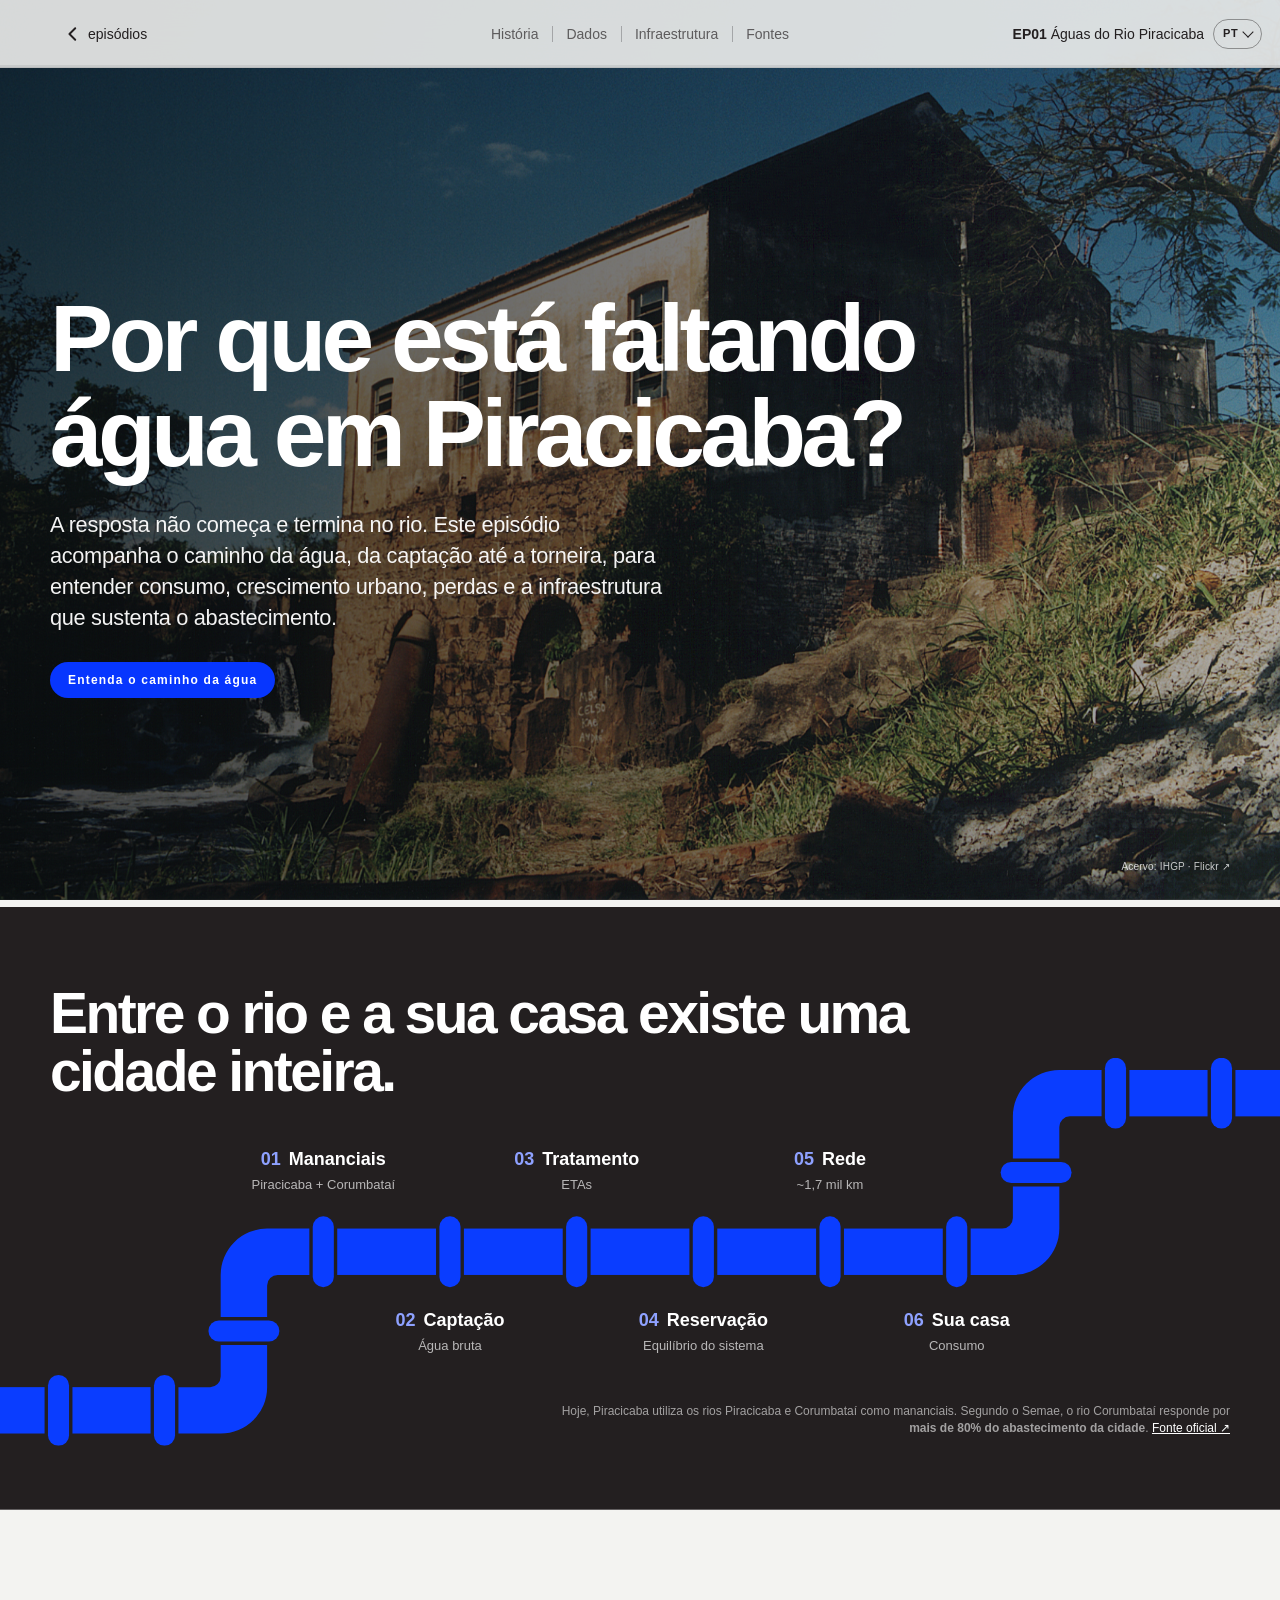
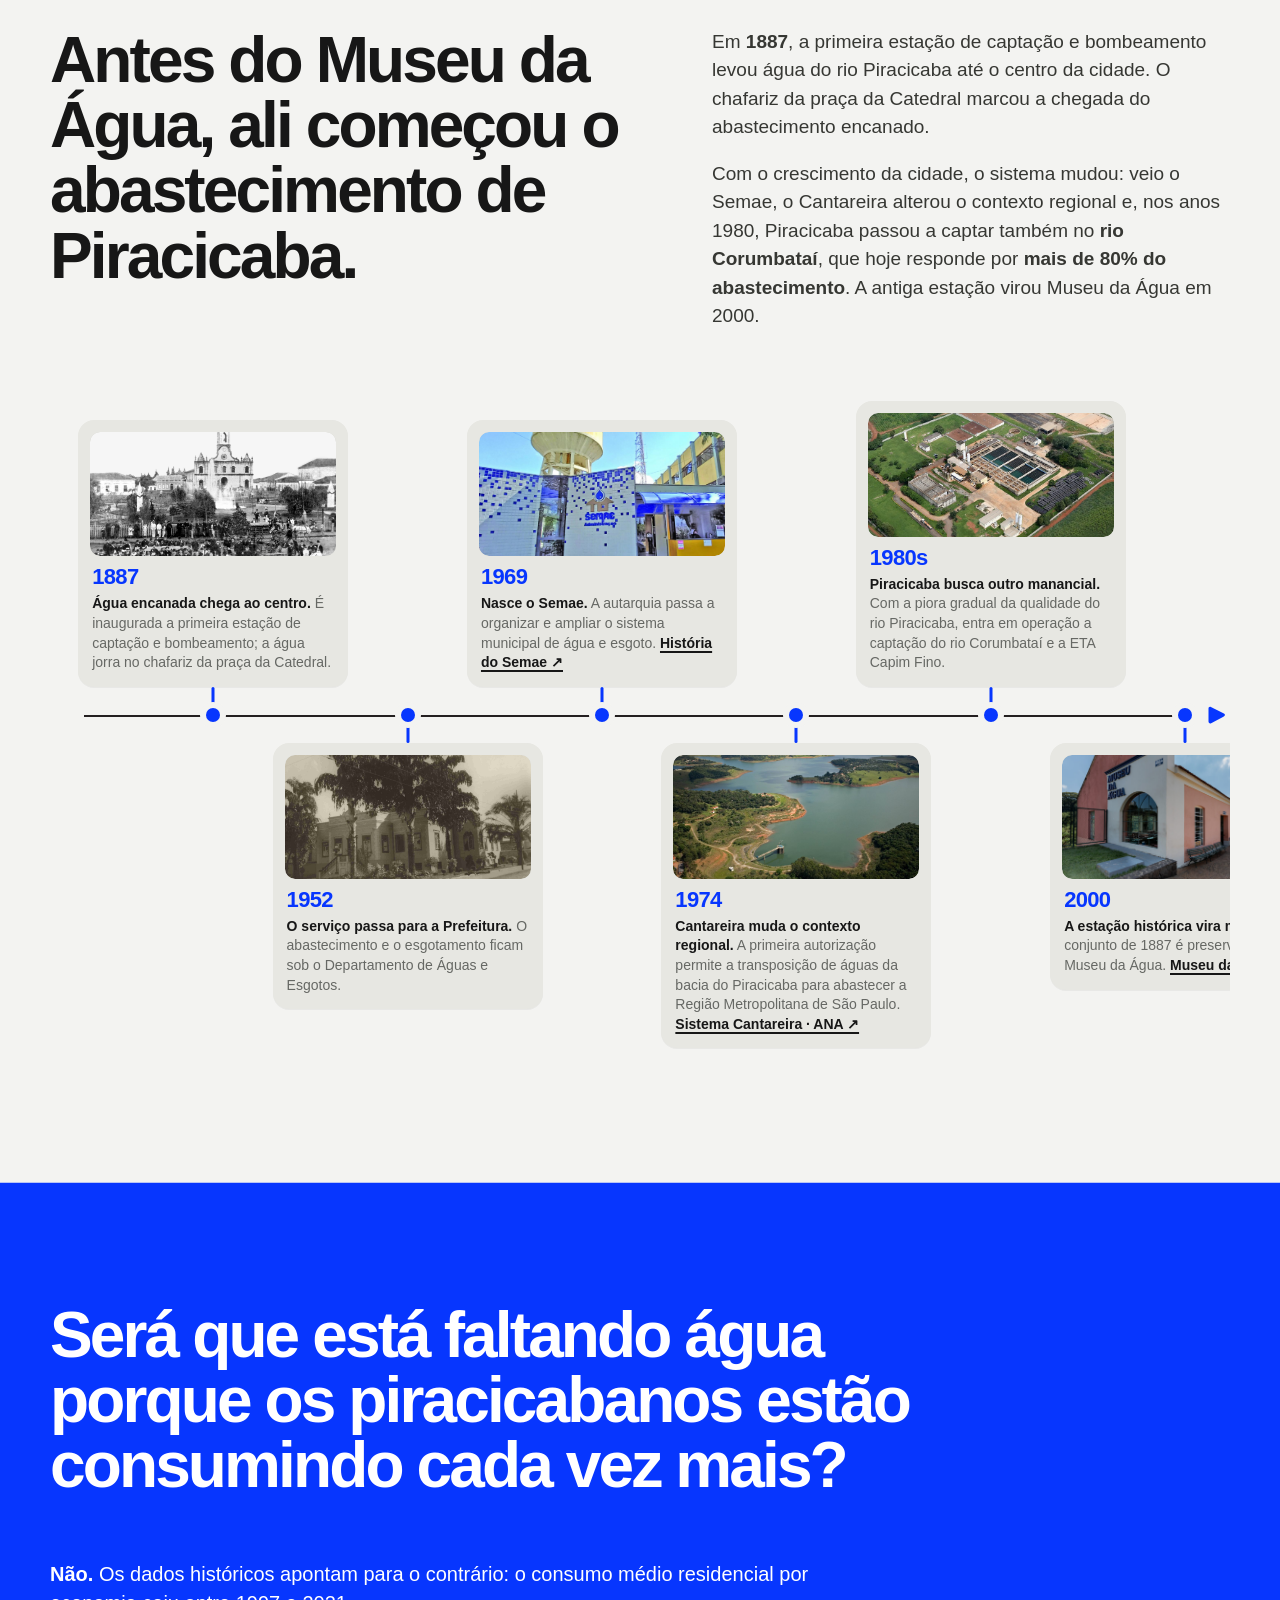
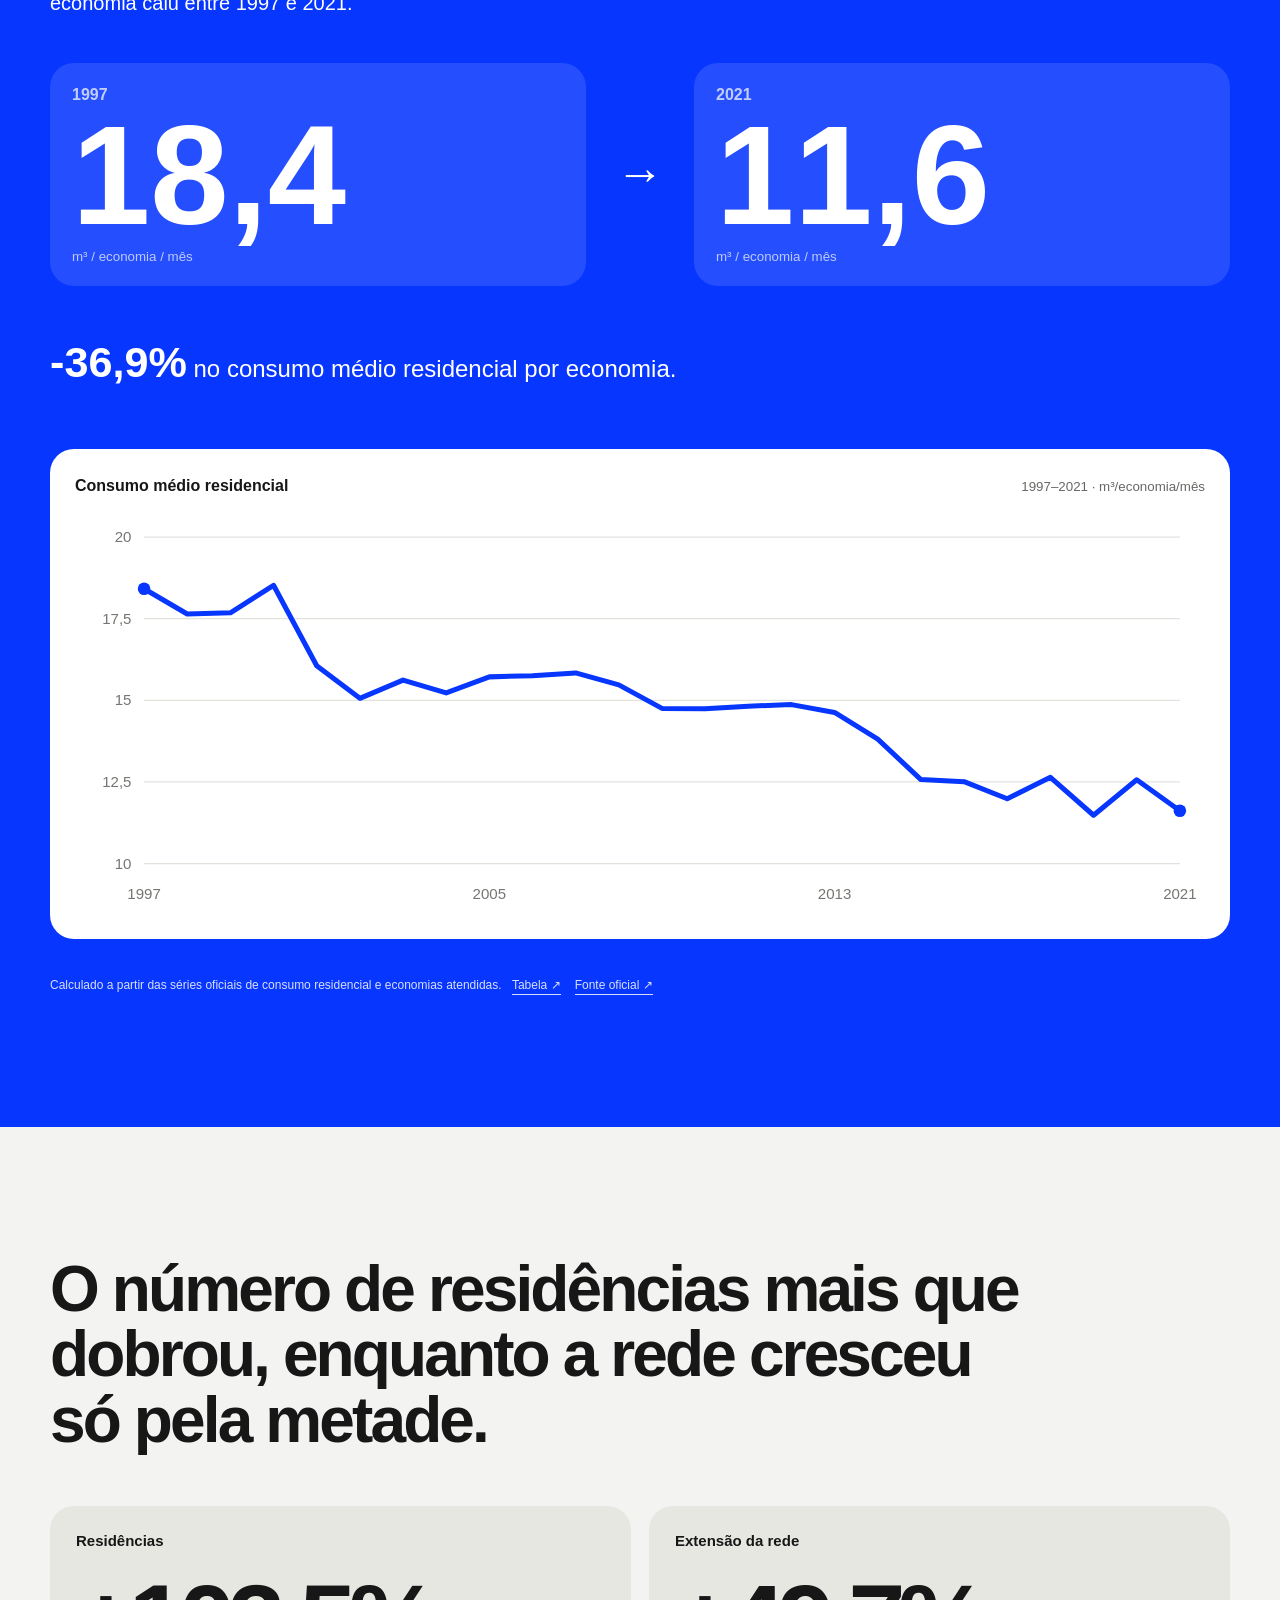
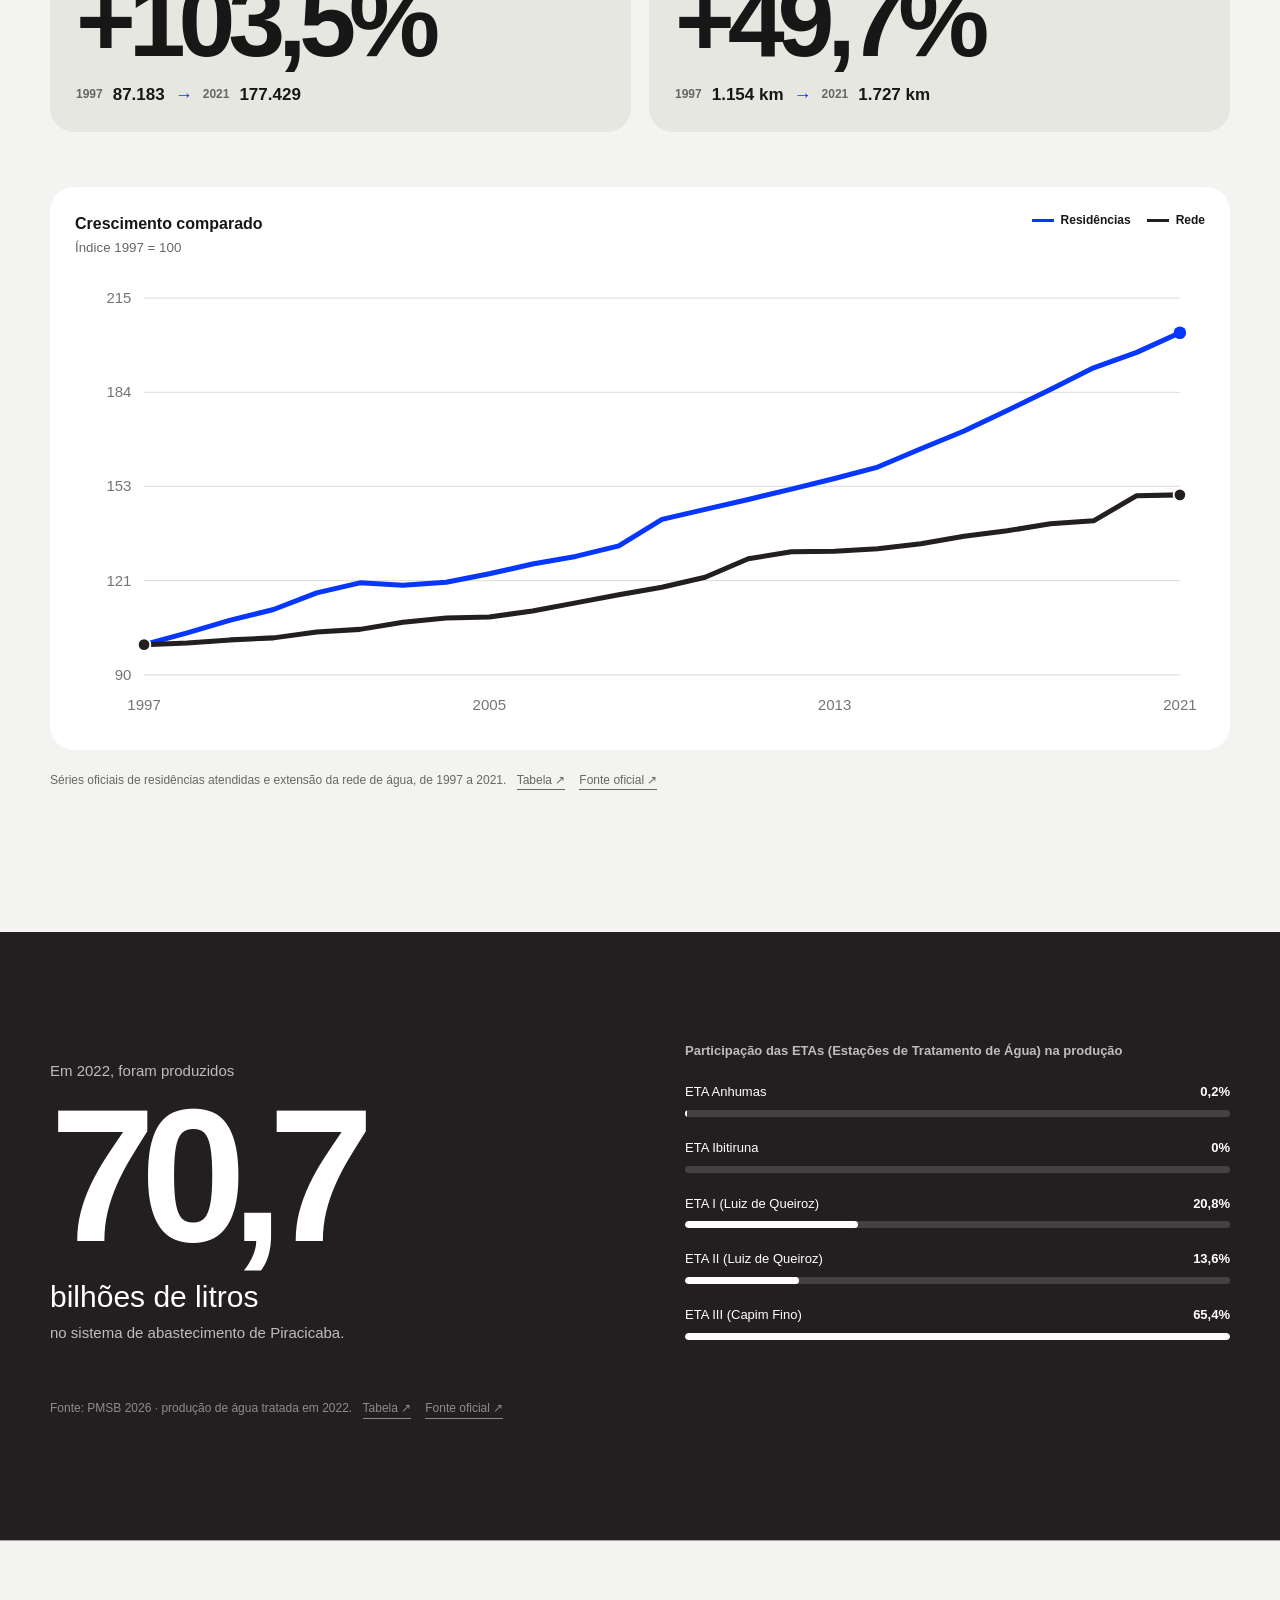
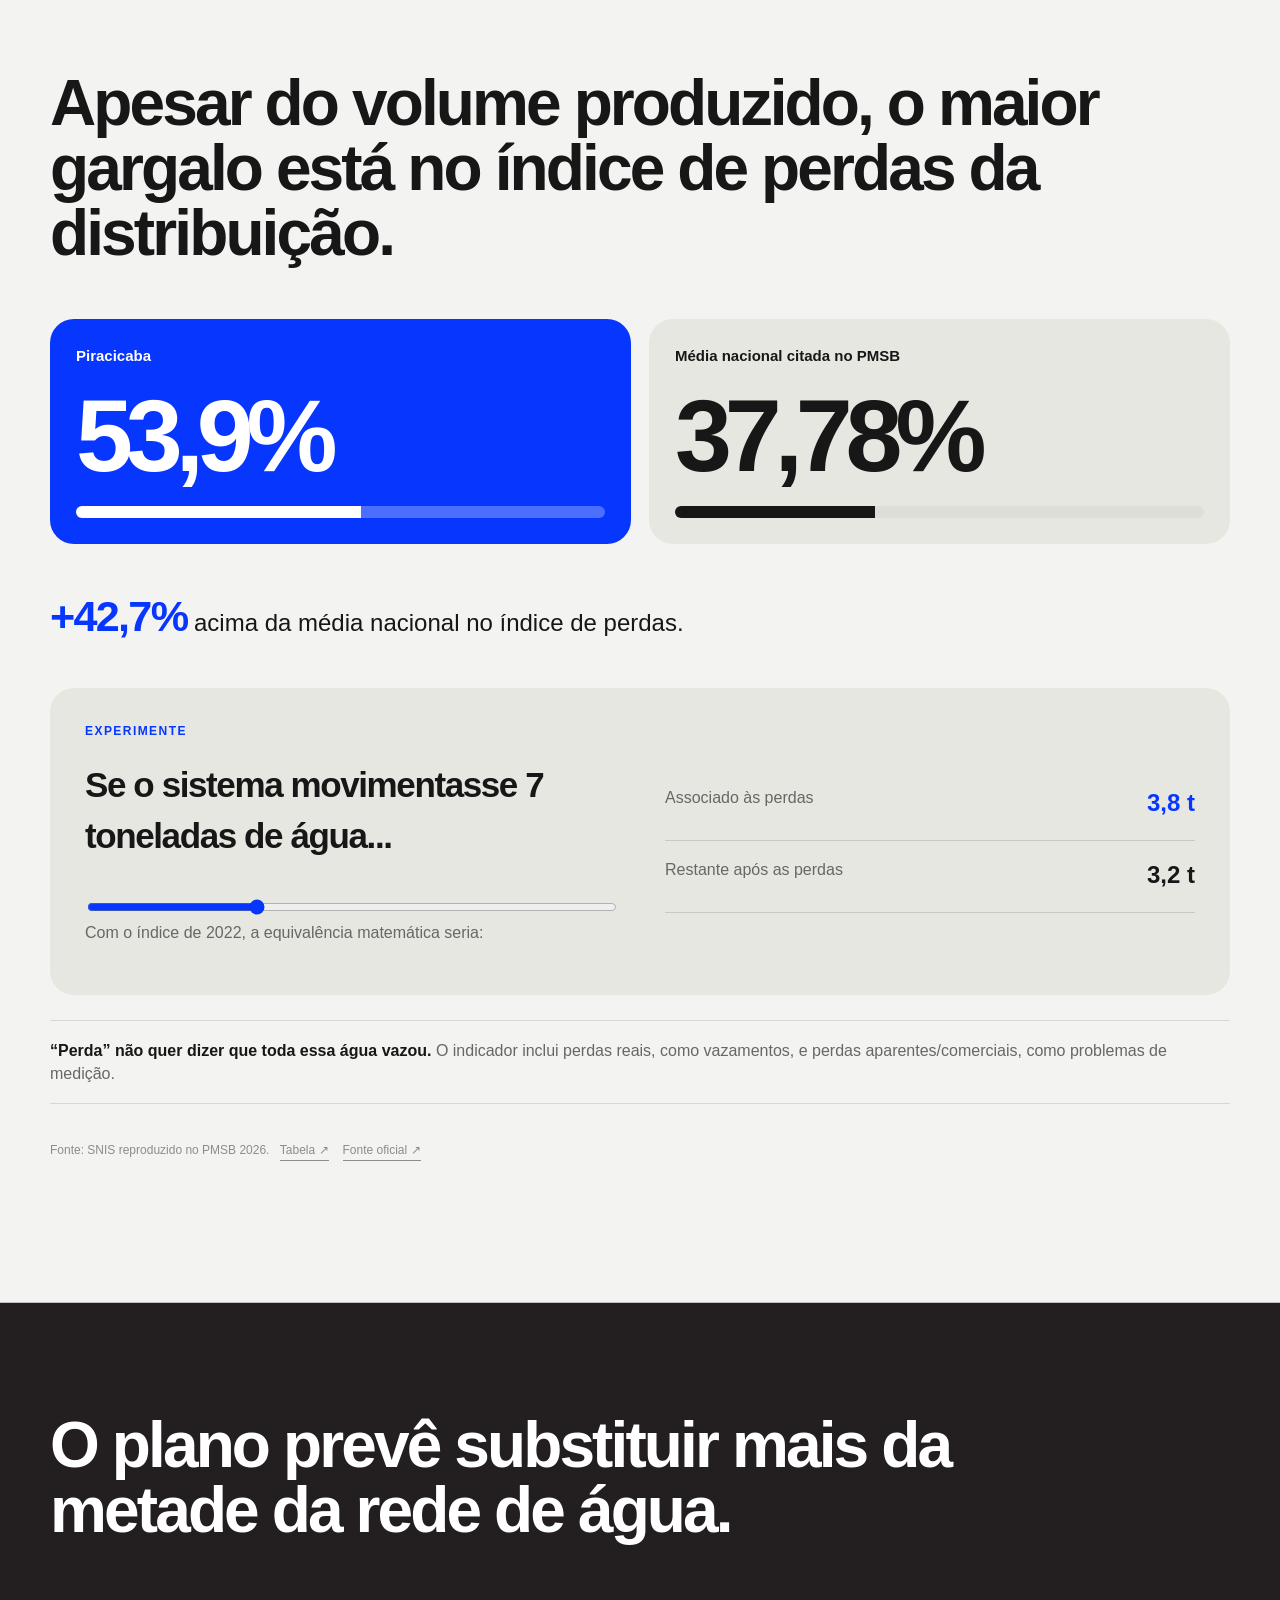
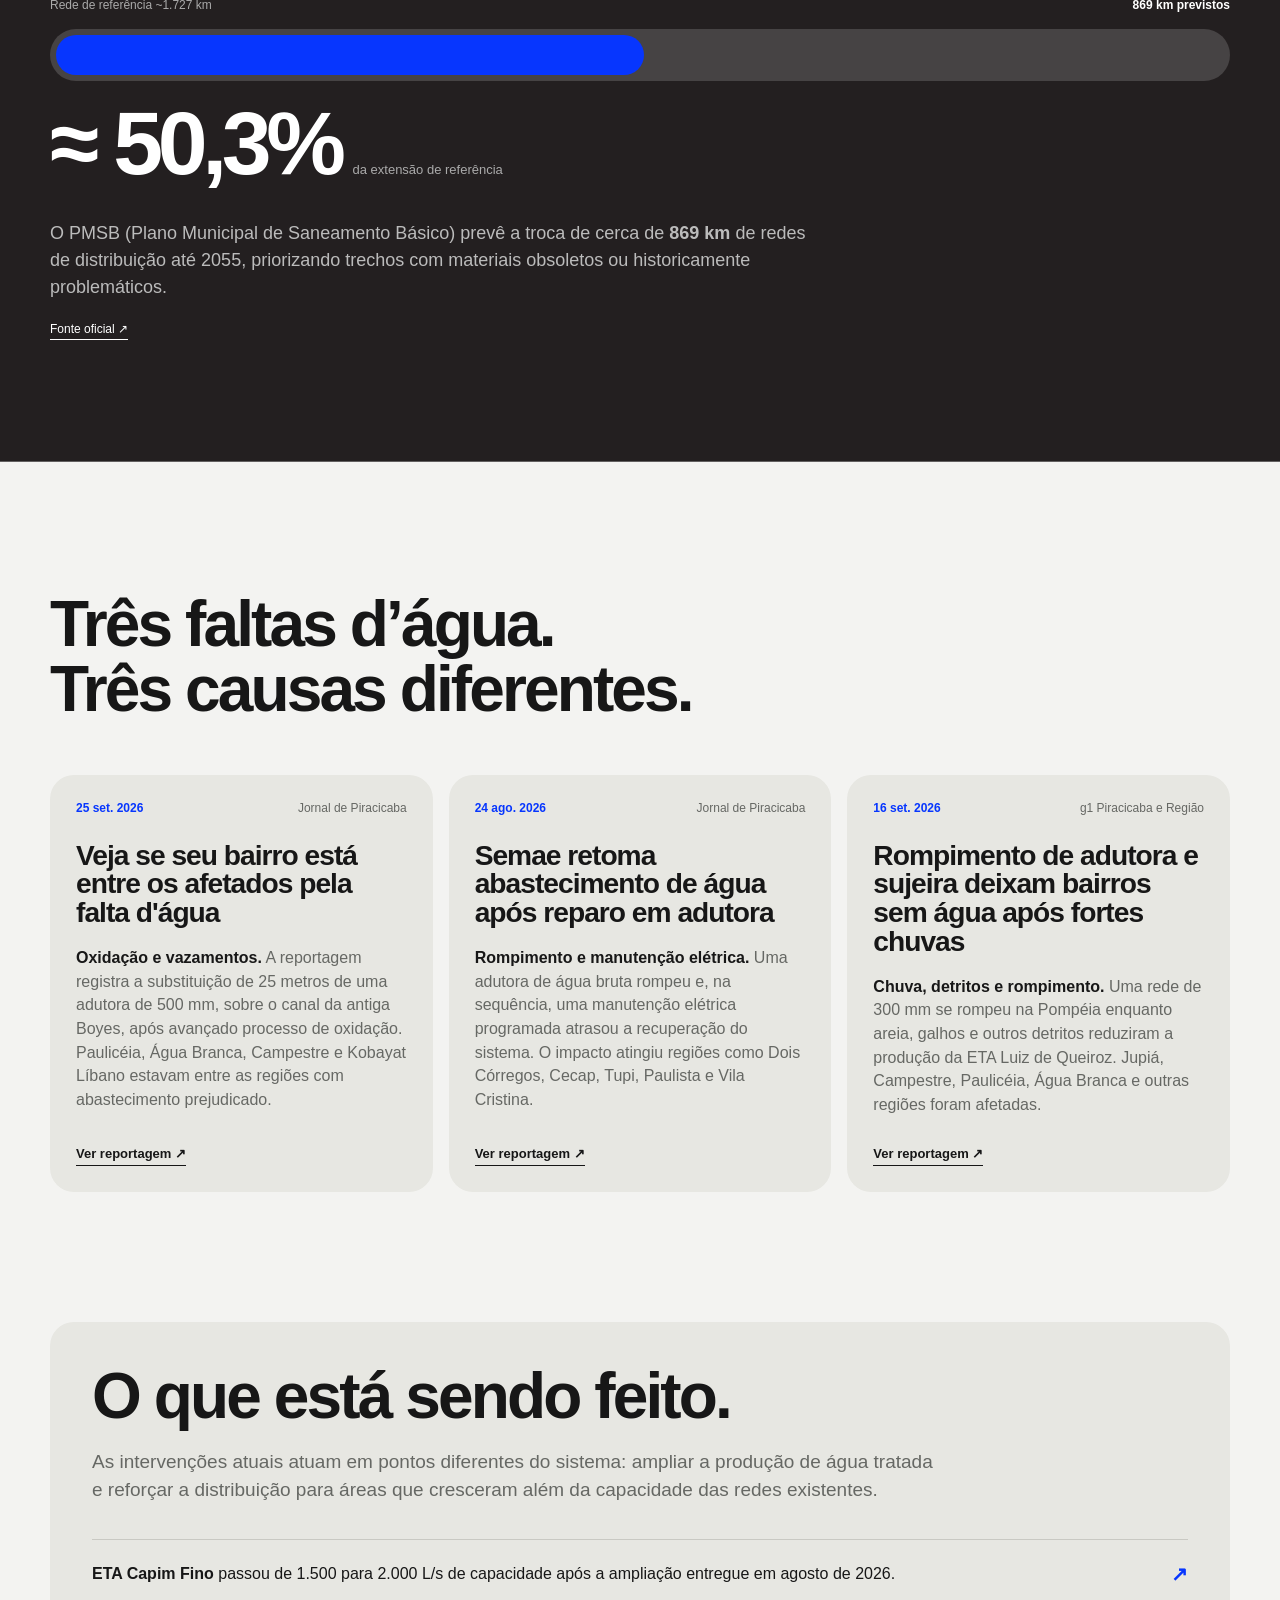
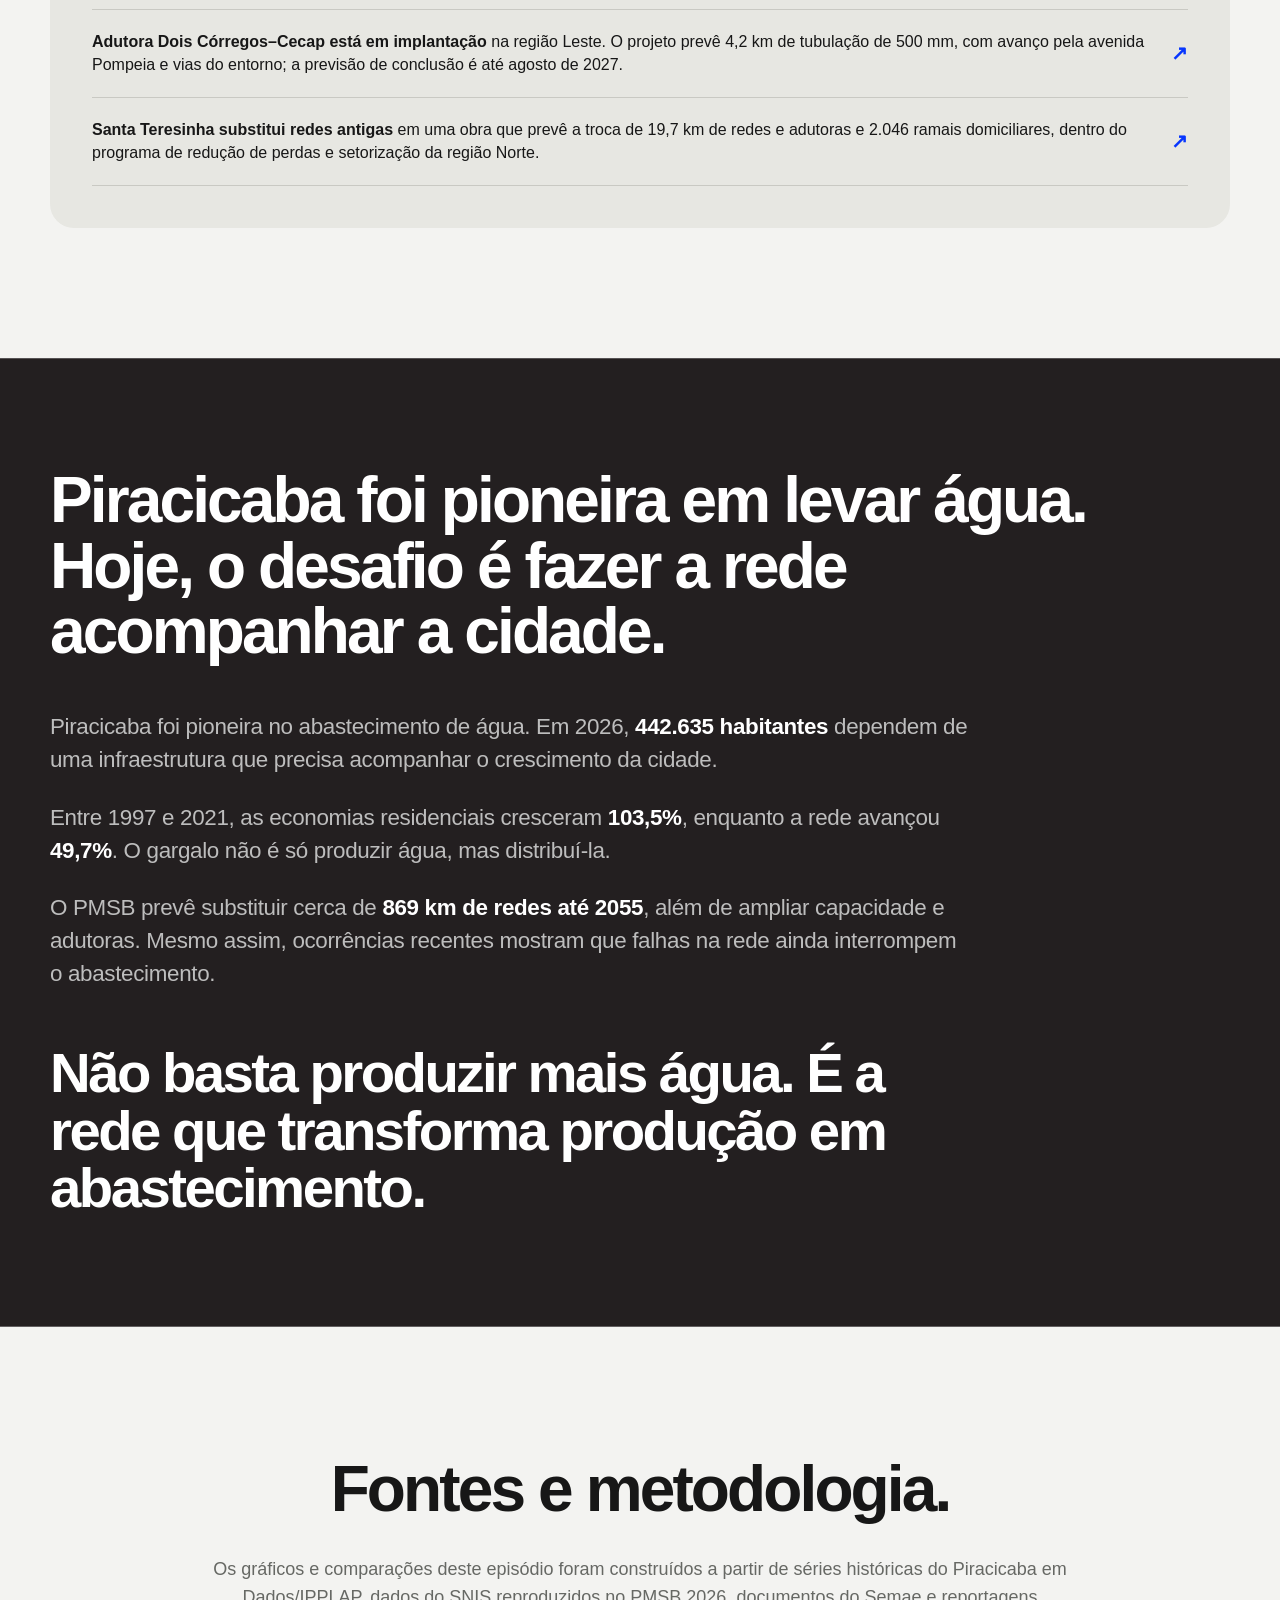
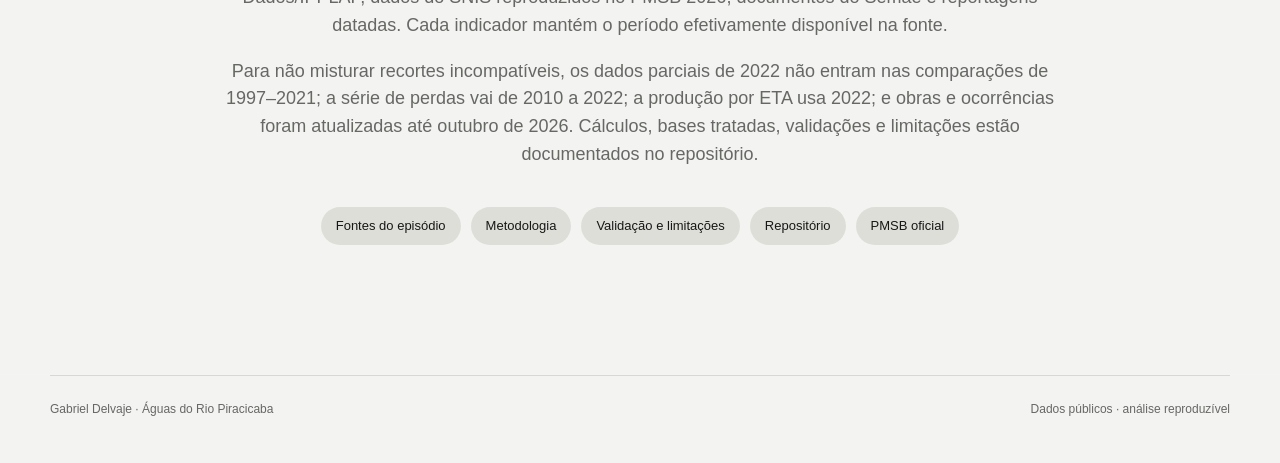
<file: episodio-1.html>
<!doctype html>
<html lang="pt-BR">
<head>
  <meta charset="utf-8" />
  <meta name="viewport" content="width=device-width, initial-scale=1" />
  <meta name="description" content="Uma história interativa sobre consumo, perdas e infraestrutura do abastecimento de água em Piracicaba." />
  <meta name="theme-color" content="#f3f3f1" />
  <title>Episódio 1 | Por que está faltando água em Piracicaba?</title>
  <link rel="icon" href="data:image/svg+xml,%3Csvg xmlns=%22http://www.w3.org/2000/svg%22 viewBox=%220 0 100 100%22%3E%3Ctext y=%22.9em%22 font-size=%2290%22%3E%F0%9F%92%A7%3C/text%3E%3C/svg%3E" />
  <link rel="preload" as="image" href="assets/site/episodes/episodio-1/hero/museu-da-agua-historico.jpg" fetchpriority="high" />
  <link rel="stylesheet" href="assets/site/css/series.css?v=20261007-reading-progress" />
  <link rel="stylesheet" href="assets/site/css/episodio-1.css?v=20261004-header-unified" />

  <link rel="stylesheet" href="assets/site/css/page-transition.css?v=20261002-return-composited" />
  <link rel="alternate" hreflang="pt-BR" href="episodio-1.html" />
  <link rel="alternate" hreflang="en" href="episodio-1-en.html" />
  <script src="assets/site/js/language-switch.js?v=20261007-portfolio-embed"></script>
</head>
<body>
  <header class="site-header">
    <a class="brand back-episodes" href="index.html#episodios">episódios</a>
    <nav id="episode-mobile-nav" aria-label="Navegação principal">
      <a href="#historia"><span>História</span></a>
      <a href="#dados"><span>Dados</span></a>
      <a href="#infraestrutura"><span>Infraestrutura</span></a>
      <a href="#fontes"><span>Fontes</span></a>
    </nav>
    <div class="episode-header-meta">
      <span class="series-title"><strong>EP01</strong> Águas do Rio Piracicaba</span>
      <details class="language-menu language-menu-header">
          <summary aria-label="Idioma: PT"><span>PT</span></summary>
          <div class="language-menu-popover" role="menu" aria-label="Idioma">
            <span aria-current="true">PT</span><a href="episodio-1-en.html" data-language-link>EN</a>
          </div>
        </details>
    </div>
    <button class="mobile-menu-toggle" type="button" aria-label="Abrir menu do episódio" aria-expanded="false" aria-controls="episode-mobile-nav">
      <span aria-hidden="true"></span>
      <span aria-hidden="true"></span>
      <span aria-hidden="true"></span>
    </button>
  </header>

  <main id="top">
    <section class="hero section-shell">
      <img class="hero-fixed-image" src="assets/site/episodes/episodio-1/hero/museu-da-agua-historico.jpg" alt="" fetchpriority="high" decoding="sync" />
      <div class="hero-fixed-overlay" aria-hidden="true"></div>
      <h1>Por que está faltando água em Piracicaba?</h1>
      <p class="hero-copy">A resposta não começa e termina no rio. Este episódio acompanha o caminho da água, da captação até a torneira, para entender consumo, crescimento urbano, perdas e a infraestrutura que sustenta o abastecimento.</p>
      <a class="scroll-cue" href="#caminho"><span>Entenda o caminho da água</span></a>
      <a class="hero-photo-credit" href="https://www.flickr.com/photos/ihgp/54276201311/in/album-72177720323295898" target="_blank" rel="noreferrer">Acervo: IHGP · Flickr ↗︎</a>
    </section>

    <section class="process-section" id="caminho" aria-labelledby="caminho-title">
      <div class="section-shell process-shell">
        <div class="process-heading">
          <h2 id="caminho-title">Entre o rio e a sua casa existe uma cidade inteira.</h2>
        </div>

        <div class="pipe-diagram" aria-label="Caminho da água dos mananciais até a casa">
          <img class="desktop-pipe-svg" src="assets/site/episodes/episodio-1/diagrams/pipe-desktop.svg?v=20260930-1345" alt="" aria-hidden="true" />
          <img class="mobile-pipe-svg" src="assets/site/episodes/episodio-1/diagrams/pipe-mobile.svg" alt="" aria-hidden="true" />
          <div class="pipe-track" aria-hidden="true"></div>
          <span class="pipe-joint pipe-joint-extra joint-0" aria-hidden="true"></span>
          <span class="pipe-joint joint-1" aria-hidden="true"></span>
          <span class="pipe-joint joint-2" aria-hidden="true"></span>
          <span class="pipe-joint joint-3" aria-hidden="true"></span>
          <span class="pipe-joint joint-4" aria-hidden="true"></span>
          <span class="pipe-joint joint-5" aria-hidden="true"></span>
          <span class="pipe-joint joint-6" aria-hidden="true"></span>
          <span class="pipe-joint pipe-joint-extra joint-7" aria-hidden="true"></span>

          <article class="process-step">
            <strong><span class="step-num">01</span> Mananciais</strong>
            <small>Piracicaba + Corumbataí</small>
          </article>

          <article class="process-step">
            <strong><span class="step-num">02</span> Captação</strong>
            <small>Água bruta</small>
          </article>

          <article class="process-step">
            <strong><span class="step-num">03</span> Tratamento</strong>
            <small>ETAs</small>
          </article>

          <article class="process-step">
            <strong><span class="step-num">04</span> Reservação</strong>
            <small>Equilíbrio do sistema</small>
          </article>

          <article class="process-step">
            <strong><span class="step-num">05</span> Rede</strong>
            <small>~1,7 mil km</small>
          </article>

          <article class="process-step">
            <strong><span class="step-num">06</span> Sua casa</strong>
            <small>Consumo</small>
          </article>
        </div>

        <p class="source-note">Hoje, Piracicaba utiliza os rios Piracicaba e Corumbataí como mananciais. Segundo o Semae, o rio Corumbataí responde por <strong>mais de 80% do abastecimento da cidade</strong>. <a href="https://piracicaba.sp.gov.br/noticias/de-janeiro-a-agosto-deste-ano-piracicaba-registrou-so-44-da-chuva-do-mesmo-periodo-de-2023/" target="_blank" rel="noreferrer">Fonte oficial ↗︎</a></p>
      </div>
    </section>

    <section class="history-section section-shell" id="historia">
      <div class="history-copy">
        <h2>Antes do Museu da Água, ali começou o abastecimento de Piracicaba.</h2>
        <div class="history-summary">
          <p>Em <strong>1887</strong>, a primeira estação de captação e bombeamento levou água do rio Piracicaba até o centro da cidade. O chafariz da praça da Catedral marcou a chegada do abastecimento encanado.</p>
          <p>Com o crescimento da cidade, o sistema mudou: veio o Semae, o Cantareira alterou o contexto regional e, nos anos 1980, Piracicaba passou a captar também no <strong>rio Corumbataí</strong>, que hoje responde por <strong>mais de 80% do abastecimento</strong>. A antiga estação virou Museu da Água em 2000.</p>
        </div>
      </div>

      <div class="timeline-carousel" aria-label="Navegação da linha do tempo">
        <div class="timeline-viewport" data-timeline-viewport>
          <div class="timeline" aria-label="Linha do tempo do abastecimento de água em Piracicaba">
            <article class="timeline-item">
              <div class="timeline-content">
                <figure class="timeline-media">
                  <button class="timeline-image-button" type="button" data-timeline-image="assets/site/episodes/episodio-1/timeline/1887-inauguracao-chafariz.jpg" data-timeline-caption="Em 26 de maio de 1887, a água do novo sistema de abastecimento chegou ao então Largo da Matriz, atual Praça José Bonifácio. O repuxo da praça marcou publicamente a inauguração da água encanada em Piracicaba. Depois, com as sucessivas reformas da praça, o chafariz foi retirado e seu destino se perdeu; a peça original não está mais lá." data-timeline-credit="Acervo IHGP" data-timeline-credit-url="https://www.flickr.com/photos/ihgp/54276191771/in/album-72177720323295898" aria-label="Ampliar imagem: inauguração do chafariz em 1887">
                    <img src="assets/site/episodes/episodio-1/timeline/1887-inauguracao-chafariz.jpg" alt="Registro histórico relacionado à inauguração do chafariz e ao abastecimento de água em Piracicaba em 1887" loading="lazy" decoding="async">
                  </button>
                </figure>
                <div class="timeline-entry">
                  <time>1887</time>
                  <p><strong>Água encanada chega ao centro.</strong> É inaugurada a primeira estação de captação e bombeamento; a água jorra no chafariz da praça da Catedral.</p>
                </div>
              </div>
            </article>

            <article class="timeline-item">
              <div class="timeline-content">
                <figure class="timeline-media">
                  <button class="timeline-image-button" type="button" data-timeline-image="assets/site/episodes/episodio-1/timeline/1952-departamento-aguas-esgoto.png" data-timeline-caption="Em 1952, o abastecimento e o esgotamento passaram à administração municipal por meio do Departamento de Águas e Esgotos, antecessor da estrutura que depois daria origem ao Semae. O departamento concentrou a operação dos serviços de água e esgoto da cidade nessa fase de expansão urbana. A imagem é um registro histórico do antigo departamento, não uma fotografia datada de 1952." data-timeline-credit="Acervo IHGP · Fotos Antigas, p. 19" data-timeline-credit-url="https://www.ihgp.org.br/wp-content/uploads/2023/07/fotosantigas3.pdf" aria-label="Ampliar imagem: Departamento de Águas e Esgotos em 1952">
                    <img src="assets/site/episodes/episodio-1/timeline/1952-departamento-aguas-esgoto.png" alt="Registro do Departamento de Águas e Esgotos de Piracicaba relacionado ao período de 1952" loading="lazy" decoding="async">
                  </button>
                </figure>
                <div class="timeline-entry">
                  <time>1952</time>
                  <p><strong>O serviço passa para a Prefeitura.</strong> O abastecimento e o esgotamento ficam sob o Departamento de Águas e Esgotos.</p>
                </div>
              </div>
            </article>

            <article class="timeline-item">
              <div class="timeline-content">
                <figure class="timeline-media">
                  <button class="timeline-image-button" type="button" data-timeline-image="assets/site/episodes/episodio-1/timeline/1969-semae.jpg" data-timeline-caption="Criado em 1969, o Semae passou a assumir a gestão municipal dos serviços de água e esgoto de Piracicaba, ampliando a estrutura de captação, tratamento e distribuição que acompanharia o crescimento da cidade nas décadas seguintes. A foto é um registro de arquivo do Semae publicado pelo Jornal de Piracicaba em 2025, não uma imagem de 1969." data-timeline-credit="Foto: Arquivo/JP · via Jornal de Piracicaba" data-timeline-credit-url="https://sampi.net.br/piracicaba/noticias/2906258/cidade/2025/05/semae-avisa-que-vai-faltar-agua-saiba-em-quais-bairros" aria-label="Ampliar imagem: Semae">
                    <img src="assets/site/episodes/episodio-1/timeline/1969-semae.jpg" alt="Registro do Semae de Piracicaba publicado pelo Jornal de Piracicaba" loading="lazy" decoding="async">
                  </button>
                </figure>
                <div class="timeline-entry">
                  <time>1969</time>
                  <p><strong>Nasce o Semae.</strong> A autarquia passa a organizar e ampliar o sistema municipal de água e esgoto. <a class="timeline-source" href="https://piracicaba.sp.gov.br/noticias/semae-completa-45-anos/" target="_blank" rel="noreferrer">História do Semae ↗︎</a></p>
                </div>
              </div>
            </article>

            <article class="timeline-item">
              <div class="timeline-content">
                <figure class="timeline-media">
                  <button class="timeline-image-button" type="button" data-timeline-image="assets/site/episodes/episodio-1/timeline/1974-sistema-cantareira.jpg" data-timeline-caption="O Sistema Cantareira passou a transferir parte das águas das cabeceiras da bacia do Piracicaba para reforçar o abastecimento da Região Metropolitana de São Paulo. Em 1974, a primeira autorização formalizou essa transposição, mudando o contexto hídrico regional. A foto é da Sabesp e foi publicada pelo Ministério do Desenvolvimento Regional; não é um registro de 1974." data-timeline-credit="Foto: Sabesp · via Ministério do Desenvolvimento Regional" data-timeline-credit-url="https://www.gov.br/mdr/pt-br/noticias/sistemas-que-abastecem-sp-e-rj-tem-ligeira-recuperacao" aria-label="Ampliar imagem: Sistema Cantareira">
                    <img src="assets/site/episodes/episodio-1/timeline/1974-sistema-cantareira.jpg" alt="Imagem do Sistema Cantareira creditada à Sabesp" loading="lazy" decoding="async">
                  </button>
                </figure>
                <div class="timeline-entry">
                  <time>1974</time>
                  <p><strong>Cantareira muda o contexto regional.</strong> A primeira autorização permite a transposição de águas da bacia do Piracicaba para abastecer a Região Metropolitana de São Paulo. <a class="timeline-source" href="https://www.gov.br/ana/pt-br/sala-de-situacao/sistema-cantareira/faq-cantareira" target="_blank" rel="noreferrer">Sistema Cantareira · ANA ↗︎</a></p>
                </div>
              </div>
            </article>

            <article class="timeline-item">
              <div class="timeline-content">
                <figure class="timeline-media">
                  <button class="timeline-image-button" type="button" data-timeline-image="assets/site/shared/infrastructure/eta-capim-fino.jpg" data-timeline-caption="A ETA Capim Fino passou a integrar a expansão do sistema de abastecimento ligada ao rio Corumbataí. Em 2021, o próprio Semae informava que muitos equipamentos da estação eram de 1982, mostrando como essa infraestrutura atravessou décadas de operação e modernizações. A foto foi publicada pela Prefeitura de Piracicaba em 2021; não é um registro da década de 1980." data-timeline-credit="Foto: Semae · via Prefeitura de Piracicaba" data-timeline-credit-url="https://piracicaba.sp.gov.br/noticias/semae-realiza-manutencao-na-estacao-de-tratamento-de-agua-capim-fino/" aria-label="Ampliar imagem: ETA Capim Fino">
                    <img src="assets/site/shared/infrastructure/eta-capim-fino.jpg" alt="ETA Capim Fino, integrante do sistema de tratamento ligado ao rio Corumbataí" loading="lazy" decoding="async">
                  </button>
                </figure>
                <div class="timeline-entry">
                  <time>1980s</time>
                  <p><strong>Piracicaba busca outro manancial.</strong> Com a piora gradual da qualidade do rio Piracicaba, entra em operação a captação do rio Corumbataí e a ETA Capim Fino.</p>
                </div>
              </div>
            </article>

            <article class="timeline-item">
              <div class="timeline-content">
                <figure class="timeline-media">
                  <button class="timeline-image-button" type="button" data-timeline-image="assets/site/episodes/episodio-1/timeline/2000-museu-da-agua.jpeg" data-timeline-caption="Instalado no conjunto histórico da antiga estação de captação de 1887, o Museu da Água preserva parte da infraestrutura que marcou o início do abastecimento encanado de Piracicaba. Aberto como museu em 2000, o espaço mantém essa memória junto ao próprio Rio Piracicaba. A foto é de divulgação turística e não um registro da inauguração do museu em 2000." data-timeline-credit="Foto: Turismo Piracicaba" data-timeline-credit-url="https://turismopiracicaba.com.br/ponto_turistico/museu-da-agua-francisco-salgot-castillon/" aria-label="Ampliar imagem: Museu da Água">
                    <img src="assets/site/episodes/episodio-1/timeline/2000-museu-da-agua.jpeg" alt="Museu da Água de Piracicaba, instalado no conjunto histórico da antiga estação de captação" loading="lazy" decoding="async">
                  </button>
                </figure>
                <div class="timeline-entry">
                  <time>2000</time>
                  <p><strong>A estação histórica vira museu.</strong> O conjunto de 1887 é preservado como Museu da Água. <a class="timeline-source" href="https://piracicaba.sp.gov.br/noticias/museu-da-agua-completara-7-anos/" target="_blank" rel="noreferrer">Museu da Água ↗︎</a></p>
                </div>
              </div>
            </article>

            <article class="timeline-item timeline-current">
              <div class="timeline-content">
                <div class="timeline-entry">
                  <time>2024</time>
                  <p><strong>O Corumbataí sustenta a maior parte do sistema.</strong> Em 2024, mais de 80% do abastecimento da cidade vinha desse manancial. <a class="timeline-source" href="https://piracicaba.sp.gov.br/noticias/de-janeiro-a-agosto-deste-ano-piracicaba-registrou-so-44-da-chuva-do-mesmo-periodo-de-2023/" target="_blank" rel="noreferrer">Abastecimento atual ↗︎</a></p>
                </div>
              </div>
            </article>
          </div>
        </div>
        <button class="timeline-nav timeline-nav-prev" type="button" data-timeline-prev aria-label="Voltar na linha do tempo"></button>
        <button class="timeline-nav timeline-nav-next" type="button" data-timeline-next aria-label="Avançar na linha do tempo"></button>
      </div>
    </section>

    <section class="question-section" id="dados">
      <div class="section-shell question-shell">
        <h2>Será que está faltando água porque os piracicabanos estão consumindo cada vez mais?</h2>
        <div class="quiz-result">
          <p class="result-kicker"><strong>Não.</strong> Os dados históricos apontam para o contrário: o consumo médio residencial por economia caiu entre 1997 e 2021.</p>
          <div class="big-comparison">
            <div><span>1997</span><strong id="consumption-start">18,4</strong><small>m³ / economia / mês</small></div>
            <div class="comparison-arrow" aria-hidden="true">→</div>
            <div><span>2021</span><strong id="consumption-end">11,6</strong><small>m³ / economia / mês</small></div>
          </div>
          <p class="result-summary"><strong id="consumption-change">−36,9%</strong> no consumo médio residencial por economia.</p>
          <div class="chart-card">
            <div class="chart-heading"><span>Consumo médio residencial</span><small>1997–2021 · m³/economia/mês</small></div>
            <svg class="line-chart interactive-line-chart" id="consumption-chart" viewBox="0 0 900 320" role="img" aria-label="Evolução do consumo médio residencial por economia"></svg>
          </div>
          <p class="source-note">Calculado a partir das séries oficiais de consumo residencial e economias atendidas. <span class="source-note-actions"><button class="source-inline-button" type="button" data-open-consumption-table><span class="source-action-label">Tabela <span aria-hidden="true">↗︎</span></span></button><a href="https://piracicaba.sp.gov.br/servicos/piracicaba-em-dados-historico-ipplap/" target="_blank" rel="noreferrer"><span class="source-action-label">Fonte oficial <span aria-hidden="true">↗︎</span></span></a></span></p>
        </div>
      </div>
    </section>

    <section class="growth-section section-shell">
      <h2>O número de residências mais que dobrou, enquanto a rede cresceu só pela metade.</h2>
      <div class="growth-numbers">
        <article>
          <span>Residências</span>
          <strong id="economies-growth">+103,5%</strong>
          <small class="growth-card-range"><em>1997</em><b id="economies-start">87.183</b><i aria-hidden="true">→</i><em>2021</em><b id="economies-end">177.429</b></small>
        </article>
        <article>
          <span>Extensão da rede</span>
          <strong id="network-growth">+49,7%</strong>
          <small class="growth-card-range"><em>1997</em><b id="network-start">1.154 km</b><i aria-hidden="true">→</i><em>2021</em><b id="network-end">1.727 km</b></small>
        </article>
      </div>
      <div class="chart-card index-card">
        <div class="chart-heading">
          <div><span>Crescimento comparado</span><small>Índice 1997 = 100</small></div>
          <div class="legend growth-legend"><span><i class="legend-line homes"></i>Residências</span><span><i class="legend-line network"></i>Rede</span></div>
        </div>
        <svg class="line-chart" id="growth-chart" viewBox="0 0 900 360" role="img" aria-label="Comparação entre crescimento das residências e da extensão da rede"></svg>
      </div>
      <p class="source-note growth-source-note">Séries oficiais de residências atendidas e extensão da rede de água, de 1997 a 2021. <span class="source-note-actions"><button class="source-inline-button" type="button" data-open-growth-table><span class="source-action-label">Tabela <span aria-hidden="true">↗︎</span></span></button><a href="https://piracicaba.sp.gov.br/servicos/piracicaba-em-dados-historico-ipplap/" target="_blank" rel="noreferrer"><span class="source-action-label">Fonte oficial <span aria-hidden="true">↗︎</span></span></a></span></p>
    </section>

    <section class="production-section">
      <div class="section-shell">
        <div class="production-grid">
          <div class="production-main">
            <p class="production-kicker">Em 2022, foram produzidos</p>
            <strong>70,7</strong>
            <span>bilhões de litros</span>
            <p>no sistema de abastecimento de Piracicaba.</p>
          </div>
          <div class="eta-panel">
            <p class="eta-title">Participação das ETAs (Estações de Tratamento de Água) na produção</p>
            <div class="eta-list" id="eta-list" aria-label="Produção de água por estação de tratamento"></div>
          </div>
        </div>
        <p class="source-note">Fonte: PMSB 2026 · produção de água tratada em 2022. <span class="source-note-actions"><button class="source-inline-button" type="button" data-open-production-table><span class="source-action-label">Tabela <span aria-hidden="true">↗︎</span></span></button><a href="https://piracicaba.sp.gov.br/servicos/plano-municipal-de-saneamento-basico-pmsb/" target="_blank" rel="noreferrer"><span class="source-action-label">Fonte oficial <span aria-hidden="true">↗︎</span></span></a></span></p>
      </div>
    </section>

    <section class="loss-section section-shell">
      <h2>Apesar do volume produzido, o maior gargalo está no índice de perdas da distribuição.</h2>
      <div class="loss-compare">
        <article class="loss-pira"><span>Piracicaba</span><strong id="loss-pira">53,93%</strong><div class="bar"><i id="loss-pira-bar"></i></div></article>
        <article><span>Média nacional citada no PMSB</span><strong>37,78%</strong><div class="bar"><i style="width:37.78%"></i></div></article>
      </div>
      <p class="loss-summary"><strong id="loss-above-national">+42,7%</strong> acima da média nacional no índice de perdas.</p>

      <div class="loss-lab">
        <div>
          <p class="eyebrow">Experimente</p>
          <h3>Se o sistema movimentasse <strong><span id="tons-value">7</span> toneladas</strong> de água...</h3>
          <input id="tons-slider" type="range" min="1" max="20" value="7" step="1" aria-label="Quantidade de toneladas de água" />
          <p class="loss-caption">Com o índice de 2022, a equivalência matemática seria:</p>
        </div>
        <div class="water-balance">
          <div class="water-loss"><span>Associado às perdas</span><strong id="water-loss">3,8 t</strong></div>
          <div class="water-remaining"><span>Restante após as perdas</span><strong id="water-remaining">3,2 t</strong></div>
        </div>
      </div>
      <p class="method-note loss-method-note"><strong>“Perda” não quer dizer que toda essa água vazou.</strong> O indicador inclui perdas reais, como vazamentos, e perdas aparentes/comerciais, como problemas de medição.</p>
      <p class="source-note">Fonte: SNIS reproduzido no PMSB 2026. <span class="source-note-actions"><button class="source-inline-button" type="button" data-open-loss-table><span class="source-action-label">Tabela <span aria-hidden="true">↗︎</span></span></button><a href="https://piracicaba.sp.gov.br/wp-content/uploads/2026/03/suplementar1-cap4.pdf" target="_blank" rel="noreferrer"><span class="source-action-label">Fonte oficial <span aria-hidden="true">↗︎</span></span></a></span></p>
    </section>

    <section class="infrastructure-section" id="infraestrutura">
      <div class="section-shell infra-shell">
        <h2>O plano prevê substituir mais da metade da rede de água.</h2>
        <div class="network-meter" aria-label="Comparação entre extensão da rede e extensão prevista para substituição">
          <div class="meter-labels"><span>Rede de referência ~1.727 km</span><strong>869 km previstos</strong></div>
          <div class="meter-track"><i></i></div>
          <div class="meter-percent"><strong>≈ 50,3%</strong><span>da extensão de referência</span></div>
        </div>
        <p class="infra-note">O PMSB (Plano Municipal de Saneamento Básico) prevê a troca de cerca de <strong>869 km</strong> de redes de distribuição até 2055, priorizando trechos com materiais obsoletos ou historicamente problemáticos.</p>
        <p class="source-note infra-source-note"><a href="https://piracicaba.sp.gov.br/wp-content/uploads/2026/03/suplementar1-cap1e2.pdf" target="_blank" rel="noreferrer"><span class="source-action-label">Fonte oficial <span aria-hidden="true">↗︎</span></span></a></p>
      </div>
    </section>

    <section class="events-section section-shell">
      <h2>Três faltas d’água.<br>Três causas diferentes.</h2>
      <div class="event-grid news-event-grid">
        <article class="news-event-card">
          <div class="news-event-meta"><time>25 set. 2026</time><span>Jornal de Piracicaba</span></div>
          <h3>Veja se seu bairro está entre os afetados pela falta d'água</h3>
          <p><strong>Oxidação e vazamentos.</strong> A reportagem registra a substituição de 25 metros de uma adutora de 500 mm, sobre o canal da antiga Boyes, após avançado processo de oxidação. Paulicéia, Água Branca, Campestre e Kobayat Líbano estavam entre as regiões com abastecimento prejudicado.</p>
          <a href="https://sampi.net.br/piracicaba/noticias/3007244/cidade/2026/09/veja-se-seu-bairro-esta-entre-os-afetados-pela-falta-dagua" target="_blank" rel="noreferrer">Ver reportagem ↗︎</a>
        </article>
        <article class="news-event-card">
          <div class="news-event-meta"><time>24 ago. 2026</time><span>Jornal de Piracicaba</span></div>
          <h3>Semae retoma abastecimento de água após reparo em adutora</h3>
          <p><strong>Rompimento e manutenção elétrica.</strong> Uma adutora de água bruta rompeu e, na sequência, uma manutenção elétrica programada atrasou a recuperação do sistema. O impacto atingiu regiões como Dois Córregos, Cecap, Tupi, Paulista e Vila Cristina.</p>
          <a href="https://sampi.net.br/piracicaba/noticias/3000295/cidade/2026/08/semae-retoma-abastecimento-de-agua-apos-reparo-em-adutora-veja" target="_blank" rel="noreferrer">Ver reportagem ↗︎</a>
        </article>
        <article class="news-event-card">
          <div class="news-event-meta"><time>16 set. 2026</time><span>g1 Piracicaba e Região</span></div>
          <h3>Rompimento de adutora e sujeira deixam bairros sem água após fortes chuvas</h3>
          <p><strong>Chuva, detritos e rompimento.</strong> Uma rede de 300 mm se rompeu na Pompéia enquanto areia, galhos e outros detritos reduziram a produção da ETA Luiz de Queiroz. Jupiá, Campestre, Paulicéia, Água Branca e outras regiões foram afetadas.</p>
          <a href="https://g1.globo.com/sp/piracicaba-regiao/noticia/2026/09/16/rompimento-de-adutora-e-sujeira-deixam-bairros-sem-agua-apos-fortes-chuvas-em-piracicaba.ghtml" target="_blank" rel="noreferrer">Ver reportagem ↗︎</a>
        </article>
      </div>
    </section>

    <section class="investment-section section-shell">
      <div class="investment-callout">
        <h2>O que está sendo feito.</h2>
        <p class="investment-intro">As intervenções atuais atuam em pontos diferentes do sistema: ampliar a produção de água tratada e reforçar a distribuição para áreas que cresceram além da capacidade das redes existentes.</p>

        <div class="investment-actions">
          <a href="https://piracicaba.sp.gov.br/noticias/prefeitura-e-semae-entregam-obras-que-reforcam-o-abastecimento-de-agua-para-340-mil-moradores/" target="_blank" rel="noreferrer">
            <span><strong>ETA Capim Fino</strong> passou de 1.500 para 2.000 L/s de capacidade após a ampliação entregue em agosto de 2026.</span>
            <b aria-hidden="true">↗︎</b>
          </a>

          <a href="https://osweb.semaepiracicaba.sp.gov.br/?id=MTUyMzA%3D&p=bm90aWNpYV9jb21wbGV0YQ%3D%3D" target="_blank" rel="noreferrer">
            <span><strong>Adutora Dois Córregos–Cecap está em implantação</strong> na região Leste. O projeto prevê 4,2 km de tubulação de 500 mm, com avanço pela avenida Pompeia e vias do entorno; a previsão de conclusão é até agosto de 2027.</span>
            <b aria-hidden="true">↗︎</b>
          </a>

          <a href="https://osweb.semaepiracicaba.sp.gov.br/?id=MTUwNDE%3D&p=bm90aWNpYV9jb21wbGV0YQ%3D%3D" target="_blank" rel="noreferrer">
            <span><strong>Santa Teresinha substitui redes antigas</strong> em uma obra que prevê a troca de 19,7 km de redes e adutoras e 2.046 ramais domiciliares, dentro do programa de redução de perdas e setorização da região Norte.</span>
            <b aria-hidden="true">↗︎</b>
          </a>
        </div>
      </div>
    </section>

    <section class="conclusion-section">
      <div class="section-shell conclusion-shell">
        <h2>Piracicaba foi pioneira em levar água. Hoje, o desafio é fazer a rede acompanhar a cidade.</h2>

        <div class="conclusion-copy">
          <p>Piracicaba foi pioneira no abastecimento de água. Em 2026, <strong>442.635 habitantes</strong> dependem de uma infraestrutura que precisa acompanhar o crescimento da cidade.</p>

          <p>Entre 1997 e 2021, as economias residenciais cresceram <strong>103,5%</strong>, enquanto a rede avançou <strong>49,7%</strong>. O gargalo não é só produzir água, mas distribuí-la.</p>

          <p>O PMSB prevê substituir cerca de <strong>869 km de redes até 2055</strong>, além de ampliar capacidade e adutoras. Mesmo assim, ocorrências recentes mostram que falhas na rede ainda interrompem o abastecimento.</p>

          <p class="conclusion-impact">Não basta produzir mais água. É a rede que transforma produção em abastecimento.</p>
        </div>
      </div>
    </section>

    <section class="sources-section section-shell" id="fontes">
      <h2>Fontes e metodologia.</h2>

      <div class="sources-copy">
        <p>Os gráficos e comparações deste episódio foram construídos a partir de séries históricas do Piracicaba em Dados/IPPLAP, dados do SNIS reproduzidos no PMSB 2026, documentos do Semae e reportagens datadas. Cada indicador mantém o período efetivamente disponível na fonte.</p>
        <p>Para não misturar recortes incompatíveis, os dados parciais de 2022 não entram nas comparações de 1997–2021; a série de perdas vai de 2010 a 2022; a produção por ETA usa 2022; e obras e ocorrências foram atualizadas até outubro de 2026. Cálculos, bases tratadas, validações e limitações estão documentados no repositório.</p>
      </div>

      <div class="source-links source-links-centered">
        <button type="button" data-open-info-dialog="episode-sources-dialog">Fontes do episódio</button>
        <button type="button" data-open-info-dialog="methodology-dialog">Metodologia</button>
        <button type="button" data-open-info-dialog="validation-dialog">Validação e limitações</button>
        <a href="https://github.com/gabrieldelvaje/agua-piracicaba" target="_blank" rel="noreferrer">Repositório</a>
        <a href="https://piracicaba.sp.gov.br/servicos/plano-municipal-de-saneamento-basico-pmsb/" target="_blank" rel="noreferrer">PMSB oficial</a>
      </div>
    </section>
  </main>

  <footer class="site-footer section-shell">
    <span>Gabriel Delvaje · Águas do Rio Piracicaba</span>
    <span>Dados públicos · análise reproduzível</span>
  </footer>

  <dialog class="timeline-lightbox" id="timeline-lightbox" aria-label="Imagem ampliada da linha do tempo">
    <div class="timeline-lightbox-stage">
      <button class="timeline-lightbox-close" type="button" data-close-timeline-lightbox aria-label="Fechar imagem">×</button>
      <img class="timeline-lightbox-image" data-timeline-lightbox-image alt="">
      <div class="timeline-lightbox-caption" data-timeline-lightbox-caption hidden>
        <div class="timeline-lightbox-caption-copy">
          <p data-timeline-lightbox-caption-text></p>
          <button class="timeline-lightbox-caption-toggle" type="button" data-timeline-lightbox-caption-toggle aria-expanded="false" aria-label="Expandir legenda"></button>
        </div>
        <a data-timeline-lightbox-credit href="#" target="_blank" rel="noreferrer"></a>
      </div>
    </div>
  </dialog>

  <button class="back-to-top" type="button" data-back-to-top aria-label="Voltar ao topo"></button>

  <dialog class="data-table-dialog" id="consumption-table-dialog" aria-labelledby="consumption-table-title">
    <button class="dialog-close data-table-close" type="button" data-close-consumption-table aria-label="Fechar">×</button>
    <div class="data-table-dialog-head">
      <h2 id="consumption-table-title">Consumo residencial por economia</h2>
      <p>1997–2021 · consumo residencial anual ÷ economias residenciais ÷ 12.</p>
    </div>
    <div class="data-table-scroll">
      <table class="data-table" aria-label="Tabela calculada de consumo residencial por economia">
        <thead>
          <tr>
            <th>Ano</th>
            <th>Consumo residencial anual</th>
            <th>Economias residenciais</th>
            <th>Consumo médio mensal</th>
          </tr>
        </thead>
        <tbody data-consumption-table-body>
          <tr><td colspan="4">Carregando dados…</td></tr>
        </tbody>
      </table>
    </div>
  </dialog>

  <dialog class="data-table-dialog growth-table-dialog" id="growth-table-dialog" aria-labelledby="growth-table-title">
    <button class="dialog-close data-table-close" type="button" data-close-growth-table aria-label="Fechar">×</button>
    <div class="data-table-dialog-head">
      <h2 id="growth-table-title">Residências e extensão da rede</h2>
      <p>1997–2021 · o gap compara o crescimento acumulado das duas séries desde 1997, em pontos percentuais.</p>
    </div>
    <div class="data-table-scroll">
      <table class="data-table growth-data-table" aria-label="Tabela de residências, extensão da rede e gap de crescimento">
        <thead>
          <tr>
            <th>Ano</th>
            <th>Residências</th>
            <th>Rede</th>
            <th>Cresc. residências</th>
            <th>Cresc. rede</th>
            <th>Gap</th>
          </tr>
        </thead>
        <tbody data-growth-table-body>
          <tr><td colspan="6">Carregando dados…</td></tr>
        </tbody>
      </table>
    </div>
  </dialog>

  <dialog class="data-table-dialog production-table-dialog" id="production-table-dialog" aria-labelledby="production-table-title">
    <button class="dialog-close data-table-close" type="button" data-close-production-table aria-label="Fechar">×</button>
    <div class="data-table-dialog-head">
      <h2 id="production-table-title">Produção de água por ETA</h2>
      <p>2022 · volume produzido e participação de cada estação no total do sistema.</p>
    </div>
    <div class="data-table-scroll">
      <table class="data-table production-data-table" aria-label="Tabela de produção de água por estação de tratamento">
        <thead>
          <tr>
            <th>Unidade</th>
            <th>Volume produzido</th>
            <th>Participação</th>
          </tr>
        </thead>
        <tbody data-production-table-body>
          <tr><td colspan="3">Carregando dados…</td></tr>
        </tbody>
      </table>
    </div>
  </dialog>

  <dialog class="data-table-dialog loss-table-dialog" id="loss-table-dialog" aria-labelledby="loss-table-title">
    <button class="dialog-close data-table-close" type="button" data-close-loss-table aria-label="Fechar">×</button>
    <div class="data-table-dialog-head">
      <h2 id="loss-table-title">Índices de perdas</h2>
      <p>2010–2022 · série SNIS reproduzida na Tabela 25 do PMSB 2026.</p>
    </div>
    <div class="data-table-scroll">
      <table class="data-table loss-data-table" aria-label="Tabela de índices de perdas de água">
        <thead>
          <tr>
            <th>Ano</th>
            <th>Perdas na distribuição</th>
            <th>Perdas no faturamento</th>
            <th>Perdas por ligação</th>
            <th>Perdas brutas lineares</th>
          </tr>
        </thead>
        <tbody data-loss-table-body>
          <tr><td colspan="5">Carregando dados…</td></tr>
        </tbody>
      </table>
    </div>
  </dialog>


  <dialog class="data-table-dialog info-dialog" id="episode-sources-dialog" aria-labelledby="episode-sources-title">
    <button class="dialog-close data-table-close" type="button" data-close-info-dialog aria-label="Fechar">×</button>
    <div class="data-table-dialog-head">
      <h2 id="episode-sources-title">Fontes do episódio</h2>
      <p>Documentos, bases e reportagens usados na construção deste episódio.</p>
    </div>
    <div class="data-table-scroll info-dialog-scroll">
      <div class="info-dialog-content source-directory">
        <section>
          <h3>Dados históricos e planejamento</h3>
          <a href="https://piracicaba.sp.gov.br/servicos/piracicaba-em-dados-historico-ipplap/" target="_blank" rel="noreferrer"><strong>Piracicaba em Dados / IPPLAP</strong><span>Séries históricas de consumo, economias, rede, população, ligações, precipitação, produção e vazão.</span></a>
          <a href="https://piracicaba.sp.gov.br/wp-content/uploads/2026/03/suplementar1-cap4.pdf" target="_blank" rel="noreferrer"><strong>PMSB 2026 · Capítulo 4</strong><span>Abastecimento de água, perdas, produção por ETA e planejamento da rede.</span></a>
        </section>
        <section>
          <h3>História e sistema de abastecimento</h3>
          <a href="https://osweb.semaepiracicaba.sp.gov.br/?p=bXVzZXU%3D" target="_blank" rel="noreferrer"><strong>Museu da Água / Semae</strong><span>História da captação e do abastecimento de Piracicaba.</span></a>
          <a href="https://piracicaba.sp.gov.br/noticias/de-janeiro-a-agosto-deste-ano-piracicaba-registrou-so-44-da-chuva-do-mesmo-periodo-de-2023/" target="_blank" rel="noreferrer"><strong>Prefeitura de Piracicaba</strong><span>Informações sobre os mananciais e participação do rio Corumbataí no abastecimento.</span></a>
        </section>
        <section>
          <h3>Obras e ocorrências recentes</h3>
          <a href="https://piracicaba.sp.gov.br/noticias/prefeitura-e-semae-entregam-obras-que-reforcam-o-abastecimento-de-agua-para-340-mil-moradores/" target="_blank" rel="noreferrer"><strong>Ampliação da ETA Capim Fino</strong><span>Capacidade e obras entregues em 2026.</span></a>
          <a href="https://osweb.semaepiracicaba.sp.gov.br/?id=MTUyMjc%3D&p=bm90aWNpYV9jb21wbGV0YQ%3D%3D" target="_blank" rel="noreferrer"><strong>Adutora Dois Córregos–Cecap</strong><span>Projeto e extensão da nova adutora.</span></a>
          <a href="https://osweb.semaepiracicaba.sp.gov.br/?id=MTUwNDE%3D&p=bm90aWNpYV9jb21wbGV0YQ%3D%3D" target="_blank" rel="noreferrer"><strong>Substituição de redes em Santa Teresinha</strong><span>Troca de 19,7 km de redes e adutoras e 2.046 ramais para redução de perdas.</span></a>
          <a href="https://sampi.net.br/piracicaba/noticias/3007244/cidade/2026/09/veja-se-seu-bairro-esta-entre-os-afetados-pela-falta-dagua" target="_blank" rel="noreferrer"><strong>Jornal de Piracicaba · 25 set. 2026</strong><span>Oxidação, vazamentos e bairros afetados.</span></a>
          <a href="https://sampi.net.br/piracicaba/noticias/3000295/cidade/2026/08/semae-retoma-abastecimento-de-agua-apos-reparo-em-adutora-veja" target="_blank" rel="noreferrer"><strong>Jornal de Piracicaba · 24 ago. 2026</strong><span>Rompimento de adutora e retomada do abastecimento.</span></a>
          <a href="https://g1.globo.com/sp/piracicaba-regiao/noticia/2026/09/16/rompimento-de-adutora-e-sujeira-deixam-bairros-sem-agua-apos-fortes-chuvas-em-piracicaba.ghtml" target="_blank" rel="noreferrer"><strong>g1 Piracicaba · 16 set. 2026</strong><span>Chuva, detritos, rompimento e interrupções no abastecimento.</span></a>
        </section>
      </div>
    </div>
  </dialog>

  <dialog class="data-table-dialog info-dialog" id="methodology-dialog" aria-labelledby="methodology-title">
    <button class="dialog-close data-table-close" type="button" data-close-info-dialog aria-label="Fechar">×</button>
    <div class="data-table-dialog-head">
      <h2 id="methodology-title">Metodologia</h2>
      <p>Como as bases foram convertidas, calculadas e comparadas.</p>
    </div>
    <div class="data-table-scroll info-dialog-scroll">
      <div class="info-dialog-content">
        <section><h3>Conversão dos PDFs</h3><p>As tabelas textuais foram extraídas preservando os valores publicados. Separadores de milhar foram removidos e vírgulas decimais convertidas para ponto. Valores indisponíveis ou categorias descontinuadas foram mantidos como campos vazios, sem imputação.</p></section>
        <section><h3>Períodos parciais</h3><p>Linhas explicitamente parciais recebem <code>periodo_completo=false</code>. Isso inclui 2022 em várias séries históricas e 2019 na série de vazão do Rio Piracicaba.</p></section>
        <section><h3>Consumo residencial</h3><p>O consumo médio mensal por economia é calculado como consumo residencial anual ÷ economias residenciais ÷ 12. A comparação termina em 2021 porque os valores históricos de 2022 representam apenas janeiro.</p></section>
        <section><h3>Perdas</h3><p>Os índices de perda não foram reconstruídos. O episódio usa a série oficial do SNIS transcrita da Tabela 25 do PMSB 2026.</p></section>
        <section><h3>Validação</h3><p>Divergências da fonte são preservadas e sinalizadas por <code>quality_flag</code>, sem correção automática dos valores publicados.</p></section>
      </div>
    </div>
  </dialog>

  <dialog class="data-table-dialog info-dialog" id="validation-dialog" aria-labelledby="validation-title">
    <button class="dialog-close data-table-close" type="button" data-close-info-dialog aria-label="Fechar">×</button>
    <div class="data-table-dialog-head">
      <h2 id="validation-title">Validação e limitações</h2>
      <p>Inconsistências mantidas no projeto para não reescrever a fonte original.</p>
    </div>
    <div class="data-table-scroll info-dialog-scroll">
      <div class="info-dialog-content">
        <section><h3>Séries parciais</h3><p>Em 2022, consumo, economias, rede, ligações e produção/distribuição dos PDFs históricos têm apenas janeiro. A vazão de 2019 cobre janeiro a outubro e a precipitação de 2022 também contém apenas janeiro.</p></section>
        <section><h3>Produção e distribuição</h3><p>Em 2010, a fonte apresenta total distribuído superior ao produzido. Em 2019, os totais anuais não são compatíveis com a média mensal multiplicada por 12. Em 2022, além de parcial, média mensal e total de janeiro não coincidem. Nenhum desses valores foi ajustado.</p></section>
        <section><h3>População</h3><p>A base SEADE foi mantida exatamente como publicada. Há linhas em que a soma das faixas etárias não coincide com o total; a diferença é calculada no CSV para auditoria.</p></section>
        <section><h3>Perdas em 2023</h3><p>O PMSB 2026 reporta 55,40% em um trecho e 54,50% em outro. Os dois registros permanecem documentados; este episódio usa 2022 (53,93%), presente na série tabular do SNIS.</p></section>
      </div>
    </div>
  </dialog>

  <script src="assets/site/js/episodio-1.js?v=20261002-bilingual"></script>
  <script src="assets/site/js/page-transition.js?v=20261002-bilingual2"></script>
</body>
</html>
</file>
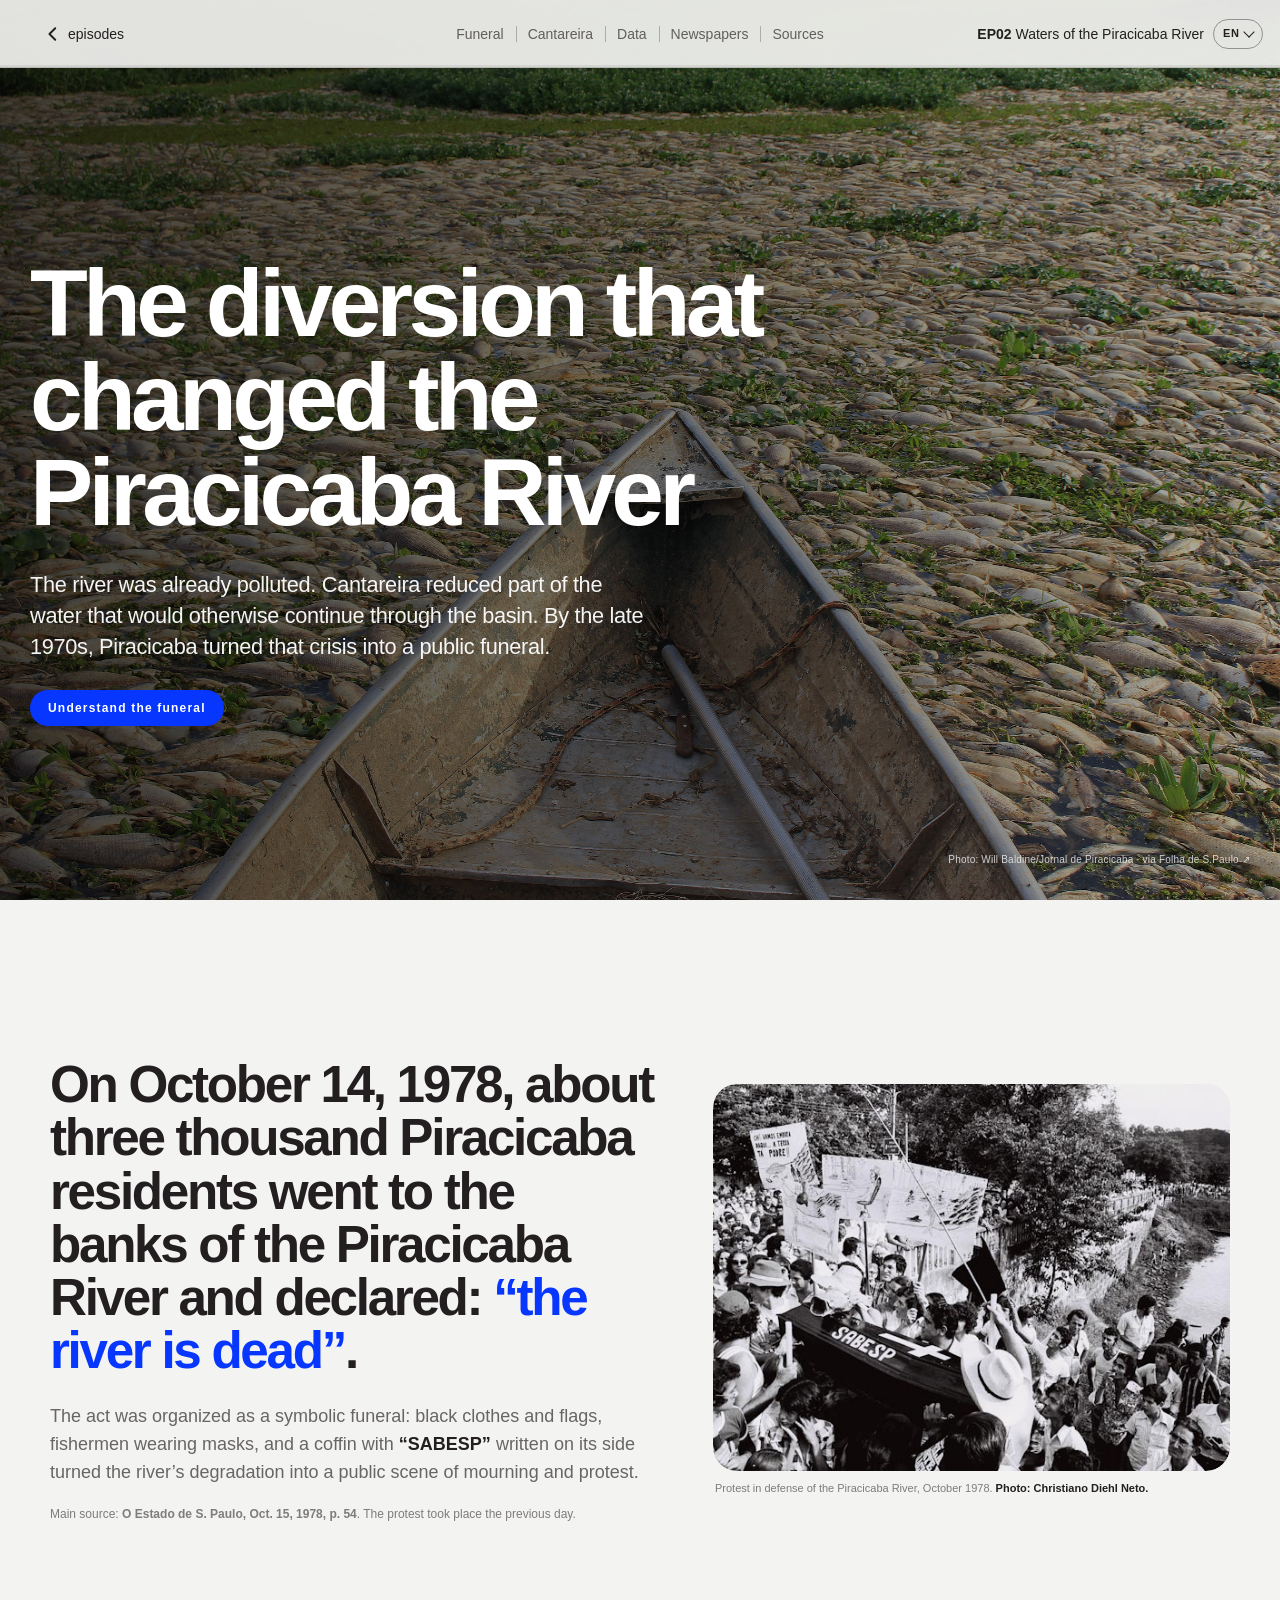
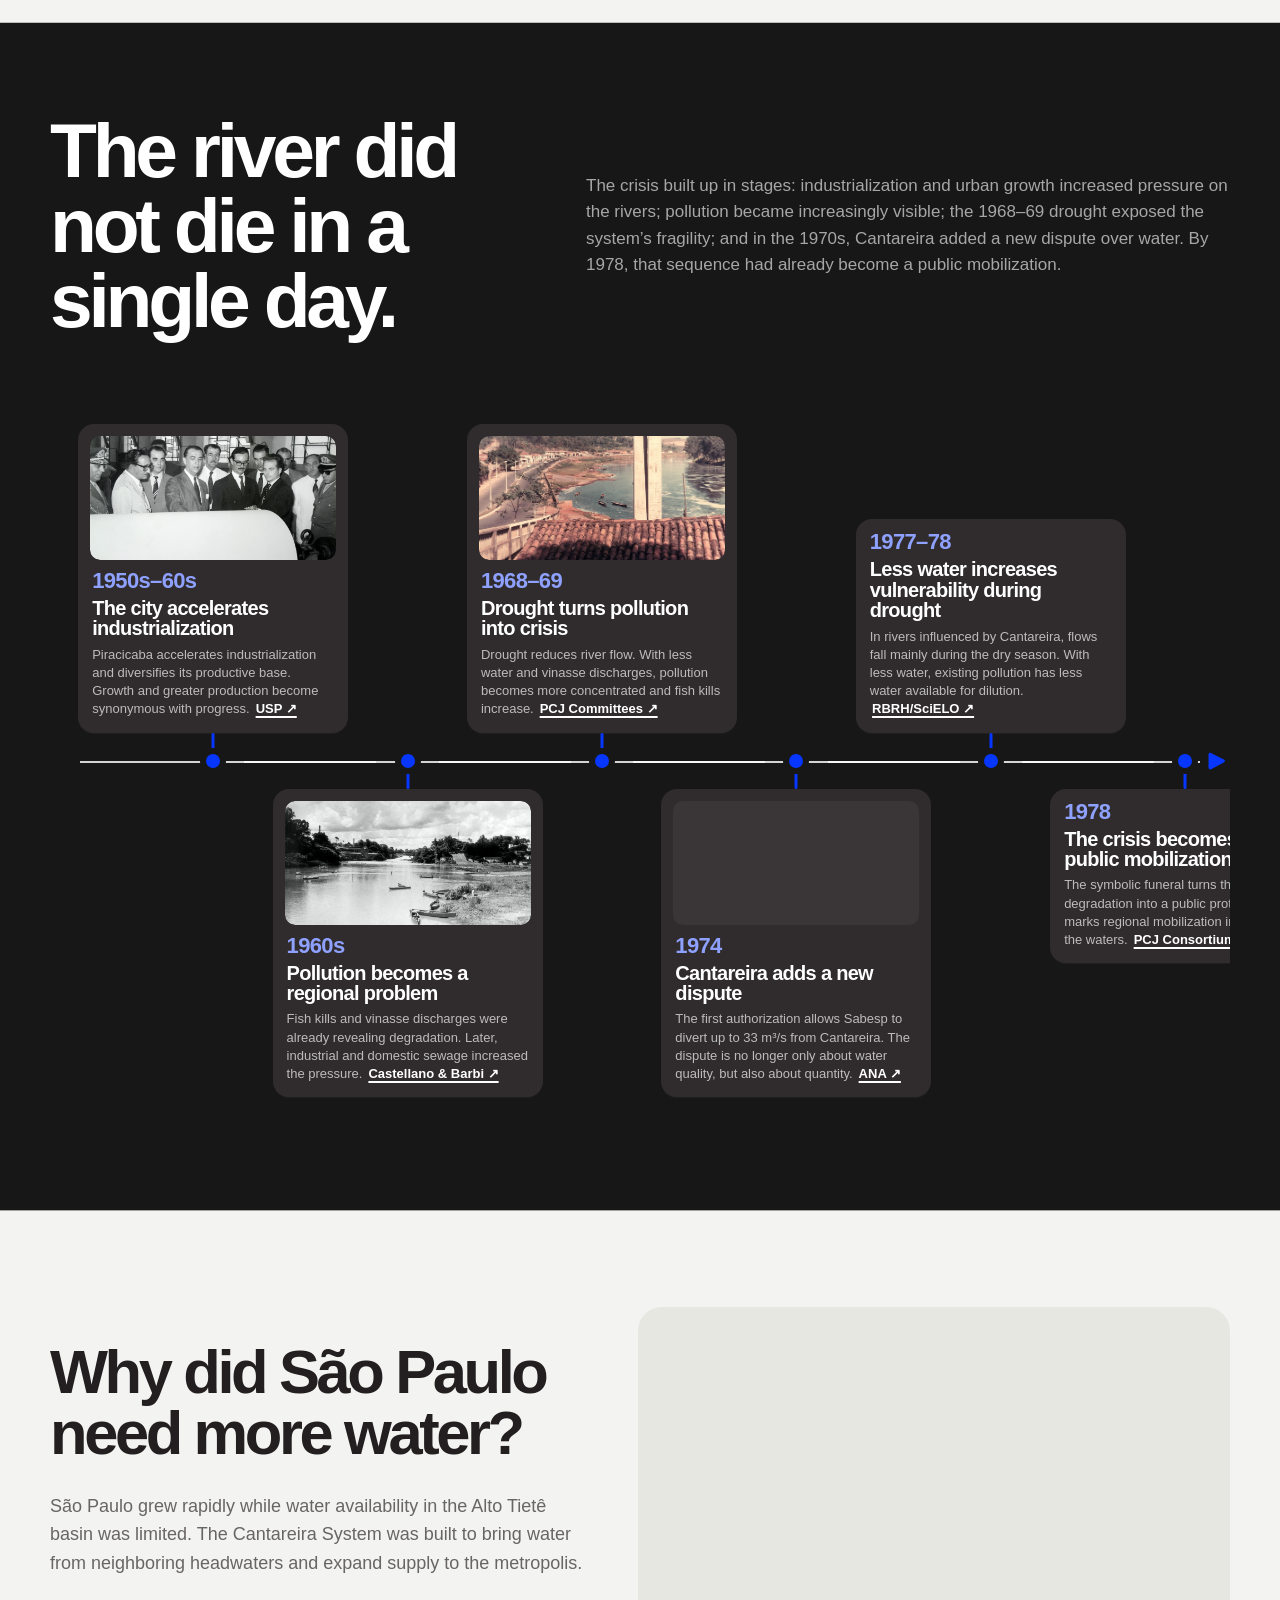
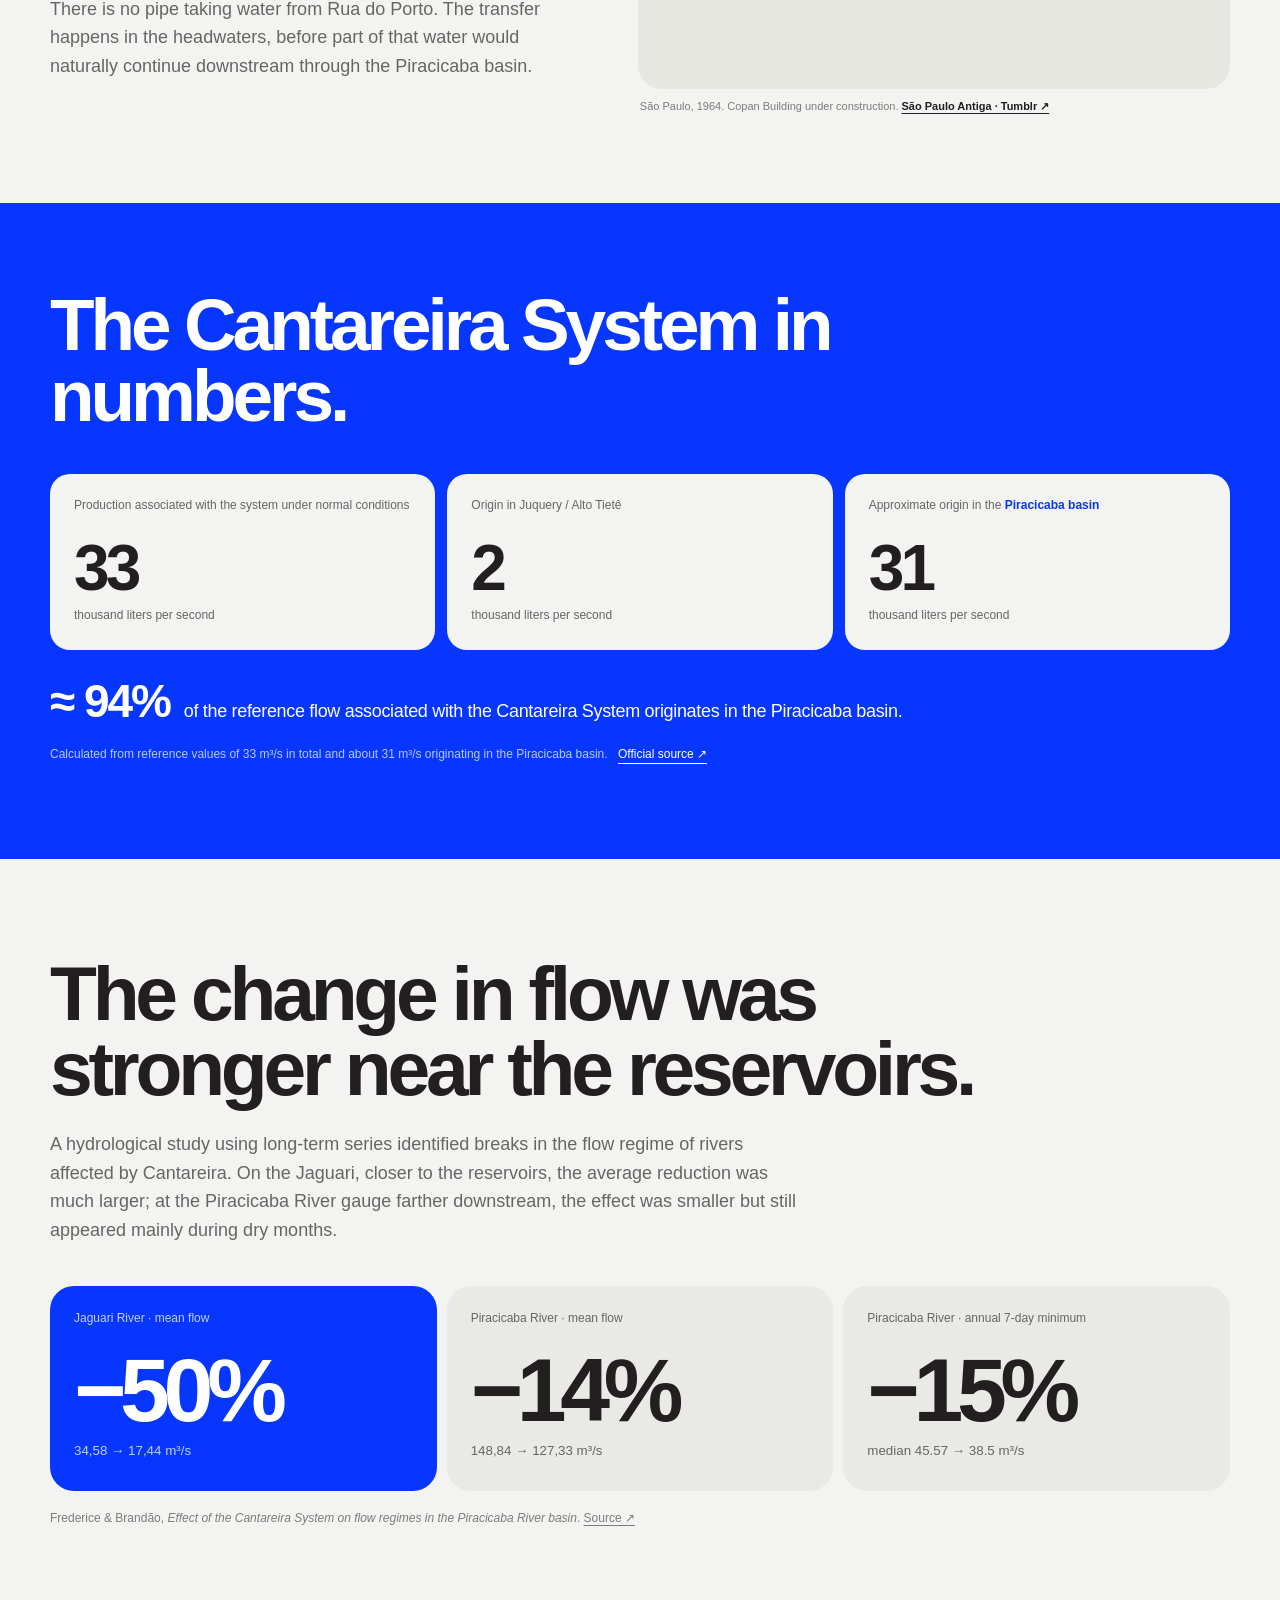
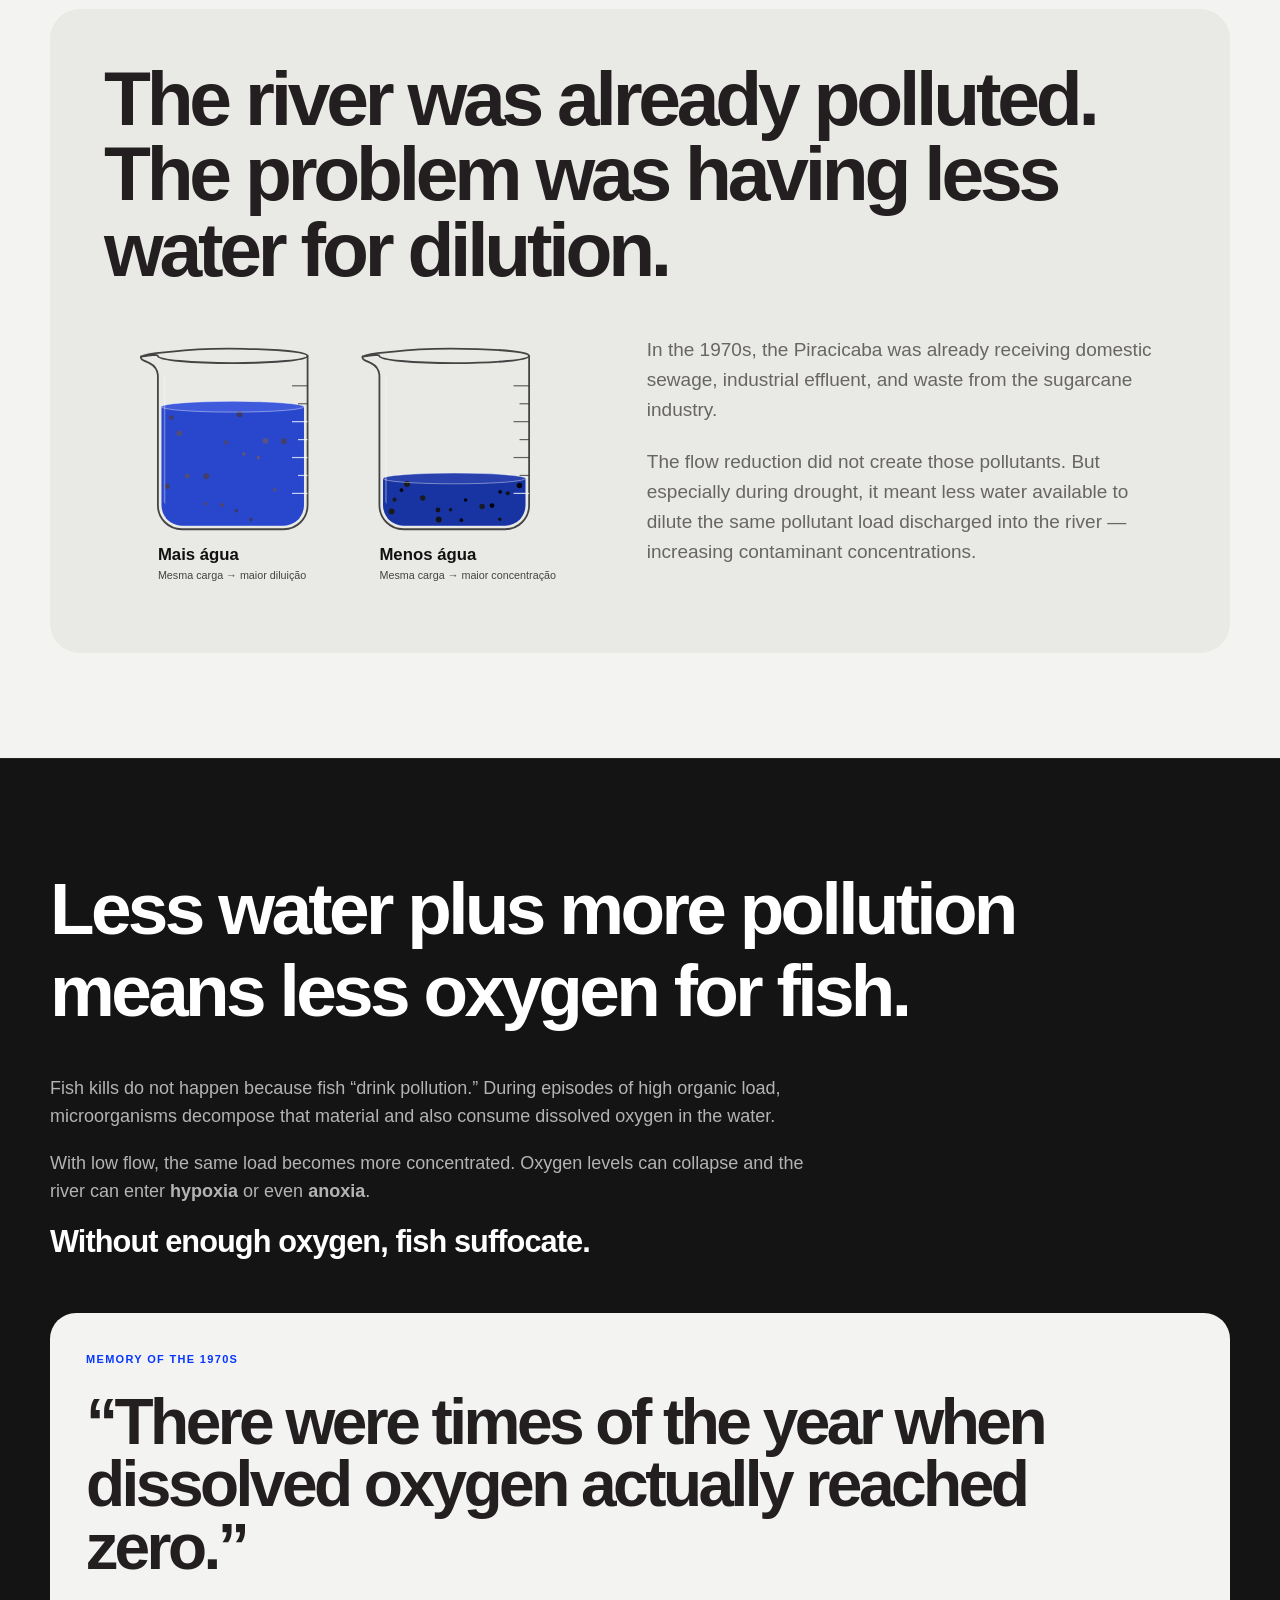
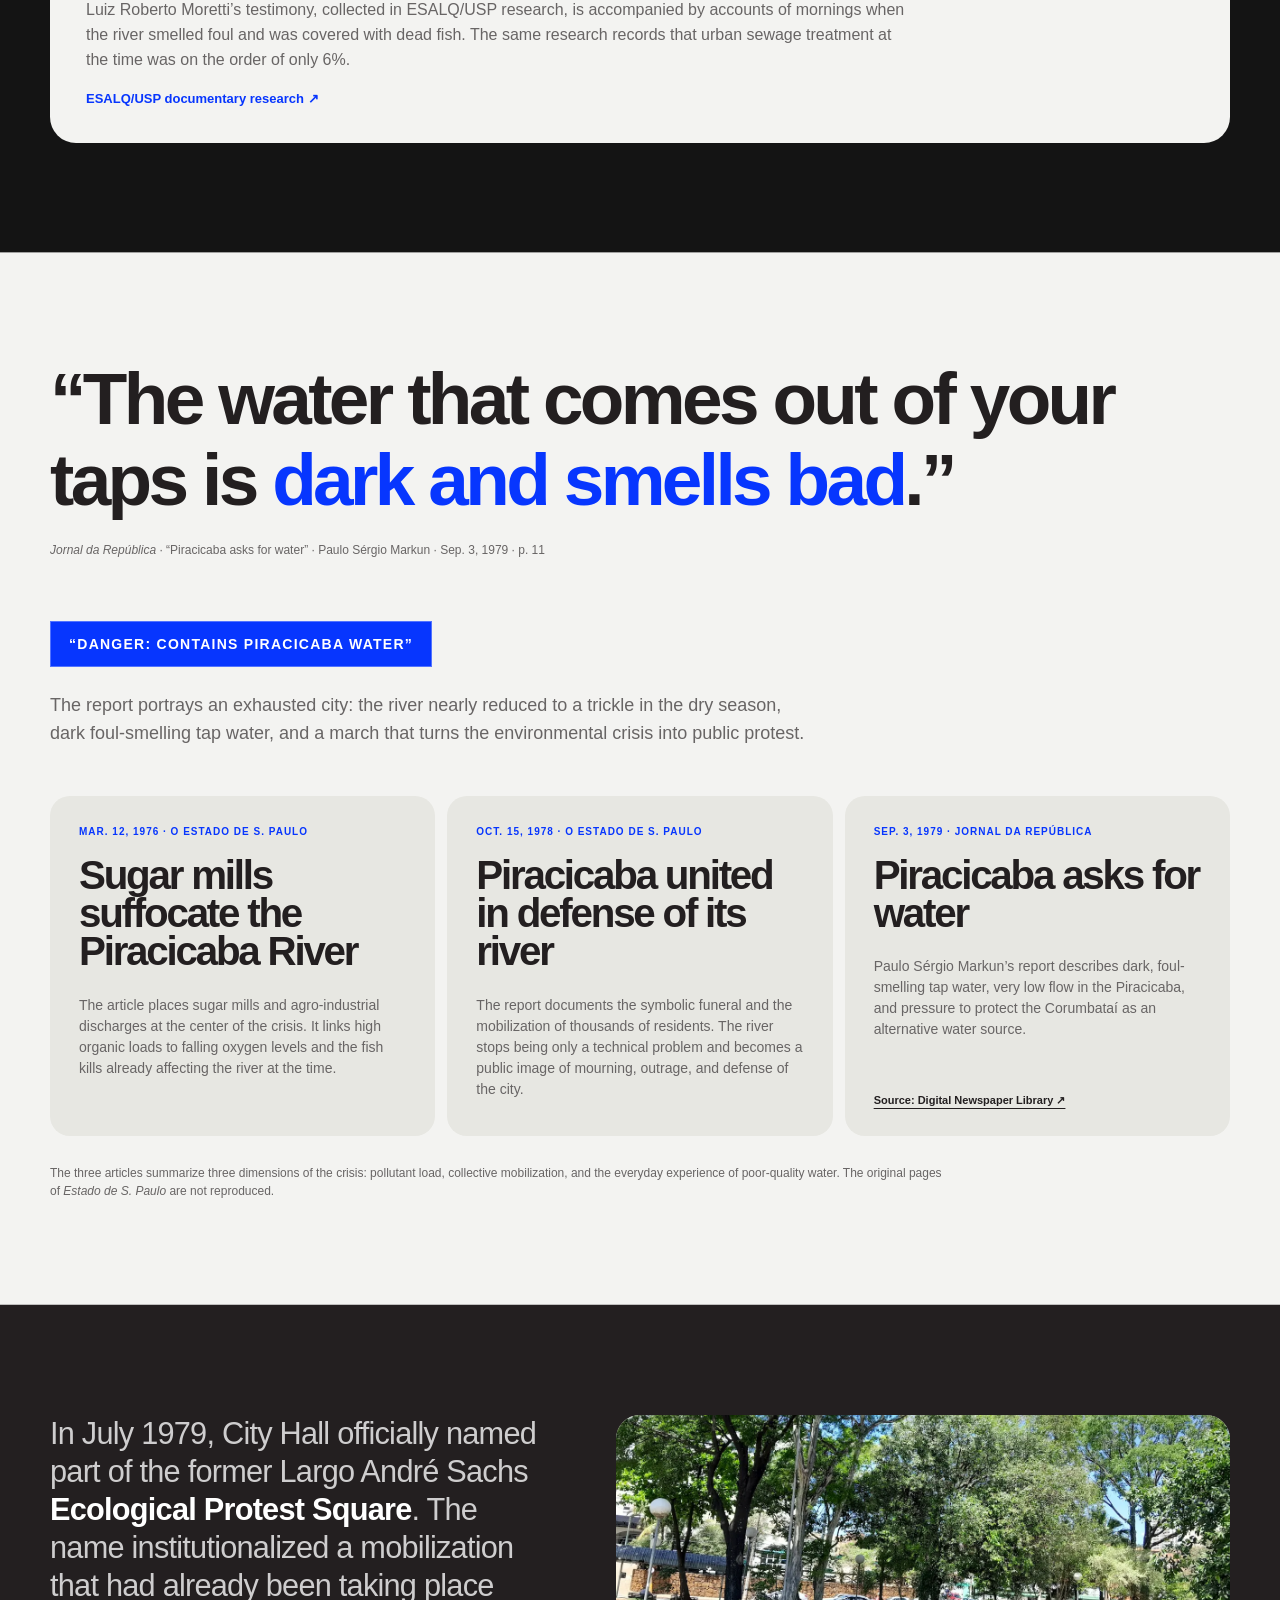
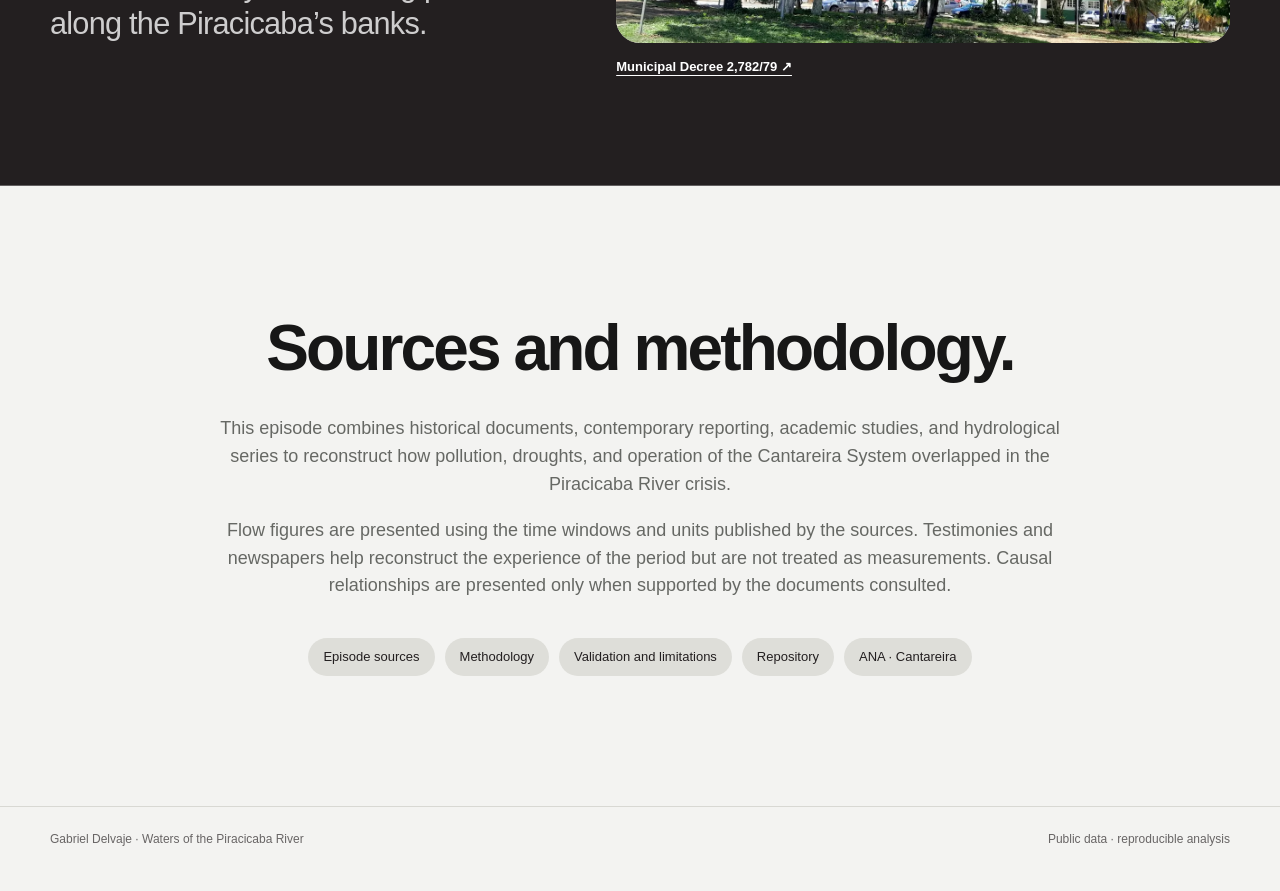
<file: episodio-2-en.html>
<!doctype html>
<html lang="en">
<head>
  <meta charset="utf-8" />
  <meta name="viewport" content="width=device-width,initial-scale=1" />
  <meta name="theme-color" content="#f3f3f1" />
  <meta name="description" content="How pollution, drought, and the Cantareira System reshaped the Piracicaba River crisis in the 1970s." />
  <title>Episode 2 | The diversion that changed the Piracicaba River</title>
  <link rel="icon" href="data:image/svg+xml,%3Csvg xmlns=%22http://www.w3.org/2000/svg%22 viewBox=%220 0 100 100%22%3E%3Ctext y=%22.9em%22 font-size=%2290%22%3E%F0%9F%92%A7%3C/text%3E%3C/svg%3E" />
  <link rel="preload" as="image" href="assets/site/episodes/episodio-2/hero/peixes-mortos-rio-piracicaba.jpg" fetchpriority="high" />
  <link rel="stylesheet" href="assets/site/css/series.css?v=20261007-reading-progress" />
  <link rel="stylesheet" href="assets/site/css/episodio-2.css?v=20261004-header-unified" />
  <link rel="stylesheet" href="assets/site/css/page-transition.css?v=20261002-return-composited" />
  <link rel="alternate" hreflang="pt-BR" href="episodio-2.html" />
  <link rel="alternate" hreflang="en" href="episodio-2-en.html" />
  <script src="assets/site/js/language-switch.js?v=20261007-portfolio-embed"></script>
</head>
<body class="episode-page episode-2">
  <header class="episode-nav site-header">
    <a class="back-episodes" href="index-en.html#episodios">episodes</a>
    <nav id="episode-mobile-nav" aria-label="Episode navigation">
      <a href="#enterro"><span>Funeral</span></a>
      <a href="#cantareira"><span>Cantareira</span></a>
      <a href="#dados"><span>Data</span></a>
      <a href="#jornais"><span>Newspapers</span></a>
      <a href="#fontes"><span>Sources</span></a>
    </nav>
    <div class="episode-header-meta">
      <span class="series-title"><strong>EP02</strong> Waters of the Piracicaba River</span>
      <details class="language-menu language-menu-header">
          <summary aria-label="Language: EN"><span>EN</span></summary>
          <div class="language-menu-popover" role="menu" aria-label="Language">
            <a href="episodio-2.html" data-language-link>PT</a><span aria-current="true">EN</span>
          </div>
        </details>
    </div>
    <button class="mobile-menu-toggle" type="button" aria-label="Open episode menu" aria-expanded="false" aria-controls="episode-mobile-nav">
      <span aria-hidden="true"></span>
      <span aria-hidden="true"></span>
      <span aria-hidden="true"></span>
    </button>
  </header>

  <main id="top">
    <section class="episode-cover series-shell">
      <img class="episode-cover-image" src="assets/site/episodes/episodio-2/hero/peixes-mortos-rio-piracicaba.jpg" alt="" fetchpriority="high" decoding="sync" />
      <h1>The diversion that changed the Piracicaba River</h1>
      <p class="lead">The river was already polluted. Cantareira reduced part of the water that would otherwise continue through the basin. By the late 1970s, Piracicaba turned that crisis into a public funeral.</p>
      <a class="episode-scroll-cue" href="#enterro"><span>Understand the funeral</span></a>
      <a class="hero-photo-credit" href="https://www1.folha.uol.com.br/amp/ambiente/2024/07/orgao-ambiental-apura-morte-de-dezenas-de-toneladas-de-peixes-em-mini-pantanal-do-interior-de-sp.shtml" target="_blank" rel="noreferrer">Photo: Will Baldine/Jornal de Piracicaba · via Folha de S.Paulo ↗︎</a>
    </section>

    <section class="ep2-opening" id="enterro">
      <div class="ep2-shell">
        <div class="protest-grid">
          <div class="protest-copy">
            <blockquote>
              On October 14, 1978, about three thousand Piracicaba residents went to the banks of the Piracicaba River and declared:
              <strong class="protest-inline-accent">“the river is dead”</strong>.
            </blockquote>
            <p>The act was organized as a symbolic funeral: black clothes and flags, fishermen wearing masks, and a coffin with <strong>“SABESP”</strong> written on its side turned the river’s degradation into a public scene of mourning and protest.</p>
            <p class="source-note">Main source: <strong>O Estado de S. Paulo, Oct. 15, 1978, p. 54</strong>. The protest took place the previous day.</p>
          </div>

          <figure class="protest-photo">
            <div class="protest-photo-frame" data-protest-media>
              <button
                class="protest-image-button"
                type="button"
                data-protest-image="assets/site/cards/ep02-enterro-rio-piracicaba.jpg"
                aria-label="Enlarge photo of the protest in defense of the Piracicaba River"
              >
                <img
                  src="assets/site/cards/ep02-enterro-rio-piracicaba.jpg"
                  alt="Protesters carry a symbolic coffin during a 1978 demonstration in defense of the Piracicaba River"
                  loading="lazy"
                  decoding="async"
                />
              </button>
            </div>
            <figcaption>
              Protest in defense of the Piracicaba River, October 1978.
              <strong>Photo: Christiano Diehl Neto.</strong>
            </figcaption>
          </figure>
        </div>
      </div>
    </section>

    <section class="ep2-chronology" aria-labelledby="cronologia-title">
      <div class="ep2-shell">
        <div class="chronology-head">
          <div>
            <h2 class="section-title" id="cronologia-title">The river did not die in a single day.</h2>
          </div>
          <p>The crisis built up in stages: industrialization and urban growth increased pressure on the rivers; pollution became increasingly visible; the 1968–69 drought exposed the system’s fragility; and in the 1970s, Cantareira added a new dispute over water. By 1978, that sequence had already become a public mobilization.</p>
        </div>

        <div class="ep2-timeline-carousel" aria-label="Timeline navigation for the Piracicaba River crisis">
          <div class="ep2-timeline-viewport" data-ep2-timeline-viewport>
            <div class="ep2-timeline" aria-label="Timeline of the Piracicaba River crisis">
              <article class="ep2-timeline-item">
                <div class="ep2-timeline-content">
                  <figure class="ep2-timeline-media">
                    <button class="ep2-timeline-image-button" type="button"
                      data-ep2-timeline-image="assets/site/episodes/episodio-2/timeline/1950-1960-jk-refinadora-paulista.jpg"
                      data-ep2-timeline-caption="Registro da visita de Juscelino Kubitschek à Fábrica de Papel Refinadora Paulista, em Piracicaba. Ao lado de empresários e lideranças políticas, a cena sintetiza o ideal de progresso dos anos 1950 e 1960: industrialização, expansão econômica e modernização como projeto de futuro para a cidade."
                      data-ep2-timeline-credit="Acervo IHGP · Flickr"
                      data-ep2-timeline-credit-url="https://www.flickr.com/photos/ihgp/10331697456/in/album-72157649111174842"
                      aria-label="Enlarge photo of Juscelino Kubitschek’s visit to Refinadora Paulista">
                      <img src="assets/site/episodes/episodio-2/timeline/1950-1960-jk-refinadora-paulista.jpg" alt="Juscelino Kubitschek visiting the Refinadora Paulista paper factory in Piracicaba" loading="lazy" decoding="async">
                    </button>
                  </figure>
                  <div class="ep2-timeline-entry">
                    <time>1950s–60s</time>
                    <h3>The city accelerates industrialization</h3>
                    <p>Piracicaba accelerates industrialization and diversifies its productive base. Growth and greater production become synonymous with progress. <a class="timeline-source" href="https://teses.usp.br/teses/disponiveis/8/8136/tde-12062015-113424/pt-br.html" target="_blank" rel="noreferrer">USP ↗︎</a></p>
                  </div>
                </div>
              </article>

              <article class="ep2-timeline-item">
                <div class="ep2-timeline-content">
                  <figure class="ep2-timeline-media">
                    <button class="ep2-timeline-image-button" type="button"
                      data-ep2-timeline-image="assets/site/episodes/episodio-2/timeline/1960-rio-piracicaba-ihgp.jpg"
                      data-ep2-timeline-caption="Registro do acervo do IHGP usado para representar a Piracicaba dos anos 1960, período em que o crescimento urbano e industrial ampliava a pressão sobre os rios. É nesse contexto que a poluição deixa de ser um problema pontual e ganha dimensão regional."
                      data-ep2-timeline-credit="Acervo IHGP · Flickr"
                      data-ep2-timeline-credit-url="https://www.flickr.com/photos/ihgp/9774904664/in/album-72157634961356028"
                      aria-label="Enlarge photo of Piracicaba in the 1960s">
                      <img src="assets/site/episodes/episodio-2/timeline/1960-rio-piracicaba-ihgp.jpg" alt="Record of Piracicaba in the 1960s, IHGP collection" loading="lazy" decoding="async">
                    </button>
                  </figure>
                  <div class="ep2-timeline-entry">
                    <time>1960s</time>
                    <h3>Pollution becomes a regional problem</h3>
                    <p>Fish kills and vinasse discharges were already revealing degradation. Later, industrial and domestic sewage increased the pressure. <a class="timeline-source" href="https://al.sp.gov.br/repositorio/bibliotecaDigital/20798_arquivo.pdf" target="_blank" rel="noreferrer">Castellano &amp; Barbi ↗︎</a></p>
                  </div>
                </div>
              </article>

              <article class="ep2-timeline-item">
                <div class="ep2-timeline-content">
                  <figure class="ep2-timeline-media">
                    <button class="ep2-timeline-image-button" type="button"
                      data-ep2-timeline-image="assets/site/episodes/episodio-2/timeline/1967-rio-piracicaba-crise.jpg"
                      data-ep2-timeline-caption="A Avenida Beira Rio em 1967 registra o Piracicaba imediatamente antes da grande estiagem de 1968–69. A imagem ajuda a situar o cenário urbano e fluvial de uma crise que, no ano seguinte, seria agravada pela baixa vazão, pelos lançamentos de vinhoto e pelas mortandades de peixes."
                      data-ep2-timeline-credit="Acervo IHGP · Flickr"
                      data-ep2-timeline-credit-url="https://www.flickr.com/photos/ihgp/15133718837/in/album-72157663985211016"
                      aria-label="Enlarge photo of Avenida Beira Rio in 1967">
                      <img src="assets/site/episodes/episodio-2/timeline/1967-rio-piracicaba-crise.jpg" alt="Avenida Beira Rio in 1967, IHGP collection" loading="lazy" decoding="async">
                    </button>
                  </figure>
                  <div class="ep2-timeline-entry">
                    <time>1968–69</time>
                    <h3>Drought turns pollution into crisis</h3>
                    <p>Drought reduces river flow. With less water and vinasse discharges, pollution becomes more concentrated and fish kills increase. <a class="timeline-source" href="https://www.sspcj.org.br/index.php/institucional" target="_blank" rel="noreferrer">PCJ Committees ↗︎</a></p>
                  </div>
                </div>
              </article>

              <article class="ep2-timeline-item">
                <div class="ep2-timeline-content">
                  <figure class="ep2-timeline-media">
                    <button class="ep2-timeline-image-button" type="button"
                      data-ep2-timeline-image="assets/site/episodes/episodio-2/timeline/1974-sistema-cantareira.jpg"
                      data-ep2-timeline-caption="Vista aérea do Sistema Cantareira no início de sua operação, em 1974. A imagem registra a infraestrutura que passou a transferir água das cabeceiras da bacia do Piracicaba para o abastecimento da Região Metropolitana de São Paulo."
                      data-ep2-timeline-credit="Foto: Sabesp · Flickr"
                      data-ep2-timeline-credit-url="https://www.flickr.com/photos/sabesp/9044327240/"
                      aria-label="Enlarge historical photo of the Cantareira System in 1974">
                      <img src="assets/site/episodes/episodio-2/timeline/1974-sistema-cantareira.jpg" alt="Aerial view of the Cantareira System near the start of operations in 1974, Sabesp collection" loading="lazy" decoding="async">
                    </button>
                  </figure>
                  <div class="ep2-timeline-entry">
                    <time>1974</time>
                    <h3>Cantareira adds a new dispute</h3>
                    <p>The first authorization allows Sabesp to divert up to 33 m³/s from Cantareira. The dispute is no longer only about water quality, but also about quantity. <a class="timeline-source" href="https://www.gov.br/ana/pt-br/sala-de-situacao/sistema-cantareira/faq-cantareira" target="_blank" rel="noreferrer">ANA ↗︎</a></p>
                  </div>
                </div>
              </article>

              <article class="ep2-timeline-item">
                <div class="ep2-timeline-content">
                  <div class="ep2-timeline-entry">
                    <time>1977–78</time>
                    <h3>Less water increases vulnerability during drought</h3>
                    <p>In rivers influenced by Cantareira, flows fall mainly during the dry season. With less water, existing pollution has less water available for dilution. <a class="timeline-source" href="https://www.scielo.br/j/rbrh/a/MQcJwfbcRQKRtJYBFRP6vKk/?lang=pt" target="_blank" rel="noreferrer">RBRH/SciELO ↗︎</a></p>
                  </div>
                </div>
              </article>

              <article class="ep2-timeline-item">
                <div class="ep2-timeline-content">
                  <div class="ep2-timeline-entry">
                    <time>1978</time>
                    <h3>The crisis becomes a public mobilization</h3>
                    <p>The symbolic funeral turns the river’s degradation into a public protest and marks regional mobilization in defense of the waters. <a class="timeline-source" href="https://agua.org.br/noticias/consorcio-pcj-celebra-35-anos-com-festa-marcada-por-lancamento-do-9o-premio-acao-pela-agua-e-aplicativo-da-casa-sustentavel/" target="_blank" rel="noreferrer">PCJ Consortium ↗︎</a></p>
                  </div>
                </div>
              </article>
            </div>
          </div>

          <button class="ep2-timeline-nav ep2-timeline-nav-prev" type="button" data-ep2-timeline-prev aria-label="Go back in the timeline"></button>
          <button class="ep2-timeline-nav ep2-timeline-nav-next" type="button" data-ep2-timeline-next aria-label="Move forward in the timeline"></button>
        </div>
      </div>
    </section>

    <section class="ep2-cantareira ep2-cantareira-context">
      <div class="ep2-shell">
        <div class="cantareira-context-grid">
          <div class="cantareira-context-copy">
            <h2 class="section-title">Why did São Paulo need more water?</h2>
            <p>São Paulo grew rapidly while water availability in the Alto Tietê basin was limited. The Cantareira System was built to bring water from neighboring headwaters and expand supply to the metropolis.</p>
            <p>There is no pipe taking water from Rua do Porto. The transfer happens in the headwaters, before part of that water would naturally continue downstream through the Piracicaba basin.</p>
          </div>

          <figure class="cantareira-photo">
            <button class="cantareira-photo-button" type="button" data-open-cantareira-photo aria-label="Enlarge aerial photograph of São Paulo in 1964">
              <span class="cantareira-photo-frame">
                <img src="assets/site/episodes/episodio-2/media/1964-sao-paulo-copan-construcao.jpg" alt="Aerial view of central São Paulo in 1964, with the Copan Building under construction" loading="lazy" decoding="async">
              </span>
            </button>
            <figcaption>São Paulo, 1964. Copan Building under construction. <a href="https://www.tumblr.com/saopauloantiga/79811192924160000" target="_blank" rel="noreferrer">São Paulo Antiga · Tumblr ↗︎</a></figcaption>
          </figure>
        </div>


      </div>
    </section>

    <section class="ep2-cantareira-system" id="cantareira">
      <div class="ep2-shell">
        <div class="cantareira-system-head">
          <h2 class="section-title">The Cantareira System in numbers.</h2>
        </div>

        <div class="cantareira-stats" aria-label="Approximate composition of Cantareira System flow under normal conditions">
          <article>
            <span>Production associated with the system under normal conditions</span>
            <strong>33</strong>
            <small>thousand liters per second</small>
          </article>

          <article>
            <span>Origin in Juquery / Alto Tietê</span>
            <strong>2</strong>
            <small>thousand liters per second</small>
          </article>

          <article class="is-piracicaba">
            <span>Approximate origin in the <b class="cantareira-card-emphasis">Piracicaba basin</b></span>
            <strong>31</strong>
            <small>thousand liters per second</small>
          </article>
        </div>

        <p class="cantareira-share-summary"><strong>≈ 94%</strong> of the reference flow associated with the Cantareira System originates in the Piracicaba basin.</p>

        <p class="source-note cantareira-source">Calculated from reference values of 33 m³/s in total and about 31 m³/s originating in the Piracicaba basin. <span class="source-note-actions"><a href="https://www.gov.br/ana/pt-br/sala-de-situacao/sistema-cantareira/sistema-cantareira-saiba-mais" target="_blank" rel="noreferrer"><span class="source-action-label">Official source <span aria-hidden="true">↗︎</span></span></a></span></p>
      </div>
    </section>

    <section class="ep2-data" id="dados">
      <div class="ep2-shell">
        <h2 class="section-title">The change in flow was stronger near the reservoirs.</h2>
        <p class="section-copy">A hydrological study using long-term series identified breaks in the flow regime of rivers affected by Cantareira. On the Jaguari, closer to the reservoirs, the average reduction was much larger; at the Piracicaba River gauge farther downstream, the effect was smaller but still appeared mainly during dry months.</p>

        <div class="data-grid">
          <article class="data-card primary">
            <span>Jaguari River · mean flow</span>
            <strong>−50%</strong>
            <small>34,58 → 17,44 m³/s</small>
          </article>
          <article class="data-card">
            <span>Piracicaba River · mean flow</span>
            <strong>−14%</strong>
            <small>148,84 → 127,33 m³/s</small>
          </article>
          <article class="data-card">
            <span>Piracicaba River · annual 7-day minimum</span>
            <strong>−15%</strong>
            <small>median 45.57 → 38.5 m³/s</small>
          </article>
        </div>

        <p class="source-note">Frederice &amp; Brandão, <em>Effect of the Cantareira System on flow regimes in the Piracicaba River basin</em>. <a href="https://www.scielo.br/j/rbrh/a/MQcJwfbcRQKRtJYBFRP6vKk/?lang=pt" target="_blank" rel="noreferrer">Source ↗︎</a></p>
      </div>
    </section>

    <section class="ep2-dilution">
      <div class="ep2-shell">
        <div class="dilution-card">
          <h2 class="section-title dilution-title">The river was already polluted. The problem was having less water for dilution.</h2>

          <div class="dilution-layout">
            <figure class="dilution-illustration">
              <img src="assets/site/episodes/episodio-2/diagrams/bequeres-diluicao.svg?v=20261001-1905" alt="Two beakers with the same amount of particles: one with more water and greater dilution, the other with less water and higher concentration" loading="lazy" decoding="async">
            </figure>

            <div class="dilution-copy">
              <p>In the 1970s, the Piracicaba was already receiving domestic sewage, industrial effluent, and waste from the sugarcane industry.</p>
              <p>The flow reduction did not create those pollutants. But especially during drought, it meant less water available to dilute the same pollutant load discharged into the river — increasing contaminant concentrations.</p>
            </div>
          </div>
        </div>
      </div>
    </section>




    <section class="ep2-fishkills" id="mortandades">
      <div class="ep2-shell">
        <div class="fishkills-intro fishkills-equation-intro">
          <h2 class="fishkills-equation">Less water plus more pollution means less oxygen for fish.</h2>

          <div class="fishkills-equation-copy">
            <p class="section-copy">Fish kills do not happen because fish “drink pollution.” During episodes of high organic load, microorganisms decompose that material and also consume dissolved oxygen in the water.</p>
            <p class="section-copy">With low flow, the same load becomes more concentrated. Oxygen levels can collapse and the river can enter <strong>hypoxia</strong> or even <strong>anoxia</strong>. <span class="fishkills-keyline">Without enough oxygen, fish suffocate.</span></p>
          </div>
        </div>

        <div class="fishkill-quote">
          <span>Memory of the 1970s</span>
          <blockquote>“There were times of the year when dissolved oxygen actually reached zero.”</blockquote>
          <p>Luiz Roberto Moretti’s testimony, collected in ESALQ/USP research, is accompanied by accounts of mornings when the river smelled foul and was covered with dead fish. The same research records that urban sewage treatment at the time was on the order of only 6%.</p>
          <a href="https://teses.usp.br/teses/disponiveis/livredocencia/11/tde-15072014-152922/" target="_blank" rel="noreferrer">ESALQ/USP documentary research ↗︎</a>
        </div>

      </div>
    </section>



    <section class="ep2-newspapers" id="jornais">
      <div class="ep2-shell">
        <h2 class="newspaper-quote">“The water that comes out of your taps is <em>dark and smells bad</em>.”</h2>
        <p class="newspaper-meta"><em>Jornal da República</em> · “Piracicaba asks for water” · Paulo Sérgio Markun · Sep. 3, 1979 · p. 11</p>

        <span class="warning-label">“Danger: contains Piracicaba water”</span>
        <p class="section-copy" style="color:rgba(255,255,255,.68)">The report portrays an exhausted city: the river nearly reduced to a trickle in the dry season, dark foul-smelling tap water, and a march that turns the environmental crisis into public protest.</p>

        <div class="newspaper-featured-grid" aria-label="Three headlines selected for the episode">
          <article class="newspaper-featured-card">
            <span>MAR. 12, 1976 · O ESTADO DE S. PAULO</span>
            <strong>Sugar mills suffocate the Piracicaba River</strong>
            <small>The article places sugar mills and agro-industrial discharges at the center of the crisis. It links high organic loads to falling oxygen levels and the fish kills already affecting the river at the time.</small>
          </article>

          <article class="newspaper-featured-card">
            <span>OCT. 15, 1978 · O ESTADO DE S. PAULO</span>
            <strong>Piracicaba united in defense of its river</strong>
            <small>The report documents the symbolic funeral and the mobilization of thousands of residents. The river stops being only a technical problem and becomes a public image of mourning, outrage, and defense of the city.</small>
          </article>

          <article class="newspaper-featured-card">
            <span>SEP. 3, 1979 · JORNAL DA REPÚBLICA</span>
            <strong>Piracicaba asks for water</strong>
            <small>Paulo Sérgio Markun’s report describes dark, foul-smelling tap water, very low flow in the Piracicaba, and pressure to protect the Corumbataí as an alternative water source.</small>
            <a class="newspaper-source-link" href="https://hemeroteca-pdf.bn.gov.br/194018/per194018_1979_00007.pdf" target="_blank" rel="noreferrer">Source: Digital Newspaper Library ↗︎</a>
          </article>
        </div>

        <p class="source-note newspaper-selection-note" style="color:rgba(255,255,255,.56)">The three articles summarize three dimensions of the crisis: pollutant load, collective mobilization, and the everyday experience of poor-quality water. The original pages of <em>Estado de S. Paulo</em> are not reproduced.</p>
      </div>
    </section>

    <section class="ep2-legacy">
      <div class="ep2-shell legacy-grid">
        <div class="legacy-copy">
          <p>In July 1979, City Hall officially named part of the former Largo André Sachs <strong>Ecological Protest Square</strong>. The name institutionalized a mobilization that had already been taking place along the Piracicaba’s banks.</p>
        </div>

        <aside class="legacy-visual">
          <figure class="legacy-photo">
            <button class="legacy-photo-button" type="button"
              data-ep2-timeline-image="assets/site/episodes/episodio-2/media/1979-praca-protesto-ecologico.png"
              data-ep2-timeline-caption="Praça do Protesto Ecológico, denominação oficializada pelo Decreto Municipal 2.782/79 após a mobilização em defesa do Rio Piracicaba." data-ep2-timeline-caption-text-only="true"
              aria-label="Enlarge photo of Ecological Protest Square">
              <img src="assets/site/episodes/episodio-2/media/1979-praca-protesto-ecologico.png" alt="Ecological Protest Square" loading="lazy" decoding="async">
            </button>
          </figure>
          <a class="legacy-decree-link" href="assets/site/episodes/episodio-2/documents/decreto-2782-1979-praca-protesto-ecologico.pdf" target="_blank" rel="noreferrer">Municipal Decree 2,782/79 ↗︎</a>
        </aside>
      </div>
    </section>

    <section class="ep2-sources sources-section ep2-shell" id="fontes">
      <h2>Sources and methodology.</h2>

      <div class="sources-copy">
        <p>This episode combines historical documents, contemporary reporting, academic studies, and hydrological series to reconstruct how pollution, droughts, and operation of the Cantareira System overlapped in the Piracicaba River crisis.</p>
        <p>Flow figures are presented using the time windows and units published by the sources. Testimonies and newspapers help reconstruct the experience of the period but are not treated as measurements. Causal relationships are presented only when supported by the documents consulted.</p>
      </div>

      <div class="source-links source-links-centered">
        <button type="button" data-open-info-dialog="episode-sources-dialog">Episode sources</button>
        <button type="button" data-open-info-dialog="methodology-dialog">Methodology</button>
        <button type="button" data-open-info-dialog="validation-dialog">Validation and limitations</button>
        <a href="https://github.com/gabrieldelvaje/agua-piracicaba" target="_blank" rel="noreferrer">Repository</a>
        <a href="https://www.gov.br/ana/pt-br/sala-de-situacao/sistema-cantareira/sistema-cantareira-saiba-mais" target="_blank" rel="noreferrer">ANA · Cantareira</a>
      </div>
    </section>
  </main>


  <dialog class="data-table-dialog info-dialog" id="episode-sources-dialog" aria-labelledby="episode-sources-title">
    <button class="dialog-close data-table-close" type="button" data-close-info-dialog aria-label="Close">×</button>
    <div class="data-table-dialog-head">
      <h2 id="episode-sources-title">Episode sources</h2>
      <p>Documents, studies, and reports used to build this narrative.</p>
    </div>
    <div class="data-table-scroll info-dialog-scroll">
      <div class="info-dialog-content source-directory">
        <section>
          <h3>Press and memory of the crisis</h3>
          <div class="info-source-static"><strong>O Estado de S. Paulo · Mar. 12, 1976 and Oct. 15, 1978</strong><span>Reports on pollution, fish kills, and mobilization in defense of the Piracicaba River.</span></div>
          <a href="https://hemeroteca-pdf.bn.gov.br/194018/per194018_1979_00007.pdf" target="_blank" rel="noreferrer"><strong>Jornal da República · “Piracicaba asks for water” · Sep. 3, 1979</strong><span>Account of dark, foul-smelling water, low river flow, and local mobilization.</span></a>
          <a href="https://teses.usp.br/teses/disponiveis/livredocencia/11/tde-15072014-152922/" target="_blank" rel="noreferrer"><strong>Laura Alves Martirani · ESALQ/USP</strong><span>Documentary research and historical testimonies about the Piracicaba River.</span></a>
        </section>
        <section>
          <h3>Flow and the Cantareira System</h3>
          <a href="https://www.scielo.br/j/rbrh/a/MQcJwfbcRQKRtJYBFRP6vKk/?lang=pt" target="_blank" rel="noreferrer"><strong>Frederice &amp; Brandão · RBRH</strong><span>Study of changes in flow regimes in rivers influenced by the Cantareira System.</span></a>
          <a href="https://www.gov.br/ana/pt-br/sala-de-situacao/sistema-cantareira/faq-cantareira" target="_blank" rel="noreferrer"><strong>ANA · Cantareira System FAQ</strong><span>History of authorizations, operations, and interbasin water transfers.</span></a>
          <a href="https://www.gov.br/ana/pt-br/sala-de-situacao/sistema-cantareira/sistema-cantareira-saiba-mais" target="_blank" rel="noreferrer"><strong>ANA · Cantareira System: learn more</strong><span>Reservoirs, water origins, and reference values used in the episode’s comparison.</span></a>
        </section>
        <section>
          <h3>Environmental history and mobilization</h3>
          <a href="https://teses.usp.br/teses/disponiveis/8/8136/tde-12062015-113424/pt-br.html" target="_blank" rel="noreferrer"><strong>USP · industrialization of Piracicaba</strong><span>Context of the city’s economic and industrial transformation.</span></a>
          <a href="https://al.sp.gov.br/repositorio/bibliotecaDigital/20798_arquivo.pdf" target="_blank" rel="noreferrer"><strong>Castellano &amp; Barbi</strong><span>Environmental history, pollution, fish kills, and mobilization in the PCJ basins.</span></a>
          <a href="https://www.sspcj.org.br/index.php/institucional" target="_blank" rel="noreferrer"><strong>Comitês PCJ</strong><span>Regional history of droughts, pollution, and organization for water management.</span></a>
          <a href="https://agua.org.br/noticias/consorcio-pcj-celebra-35-anos-com-festa-marcada-por-lancamento-do-9o-premio-acao-pela-agua-e-aplicativo-da-casa-sustentavel/" target="_blank" rel="noreferrer"><strong>Consórcio PCJ</strong><span>Institutional memory of the symbolic funeral and regional mobilization.</span></a>
        </section>
        <section>
          <h3>Fish kills and water quality</h3>
          <a href="https://piracicaba.sp.gov.br/noticias/prefeitura-busca-parceria-para-repovoar-peixes-do-piracicaba/" target="_blank" rel="noreferrer"><strong>Piracicaba City Hall · 2014</strong><span>Fish-kill record associated with low flow and low oxygen levels.</span></a>
          <a href="https://cetesb.sp.gov.br/wp-content/uploads/2024/07/Laudo-Cetesb-Piracicaba-19.07.2024.pdf" target="_blank" rel="noreferrer"><strong>CETESB · 2024 technical report</strong><span>Analysis of a fish-kill episode after a spill of high-organic-load waste.</span></a>
        </section>
      </div>
    </div>
  </dialog>

  <dialog class="data-table-dialog info-dialog" id="methodology-dialog" aria-labelledby="methodology-title">
    <button class="dialog-close data-table-close" type="button" data-close-info-dialog aria-label="Close">×</button>
    <div class="data-table-dialog-head">
      <h2 id="methodology-title">Methodology</h2>
      <p>How historical documents, flow data, and qualitative evidence were combined.</p>
    </div>
    <div class="data-table-scroll info-dialog-scroll">
      <div class="info-dialog-content">
        <section><h3>Timeline</h3><p>Dates and events were cross-checked across institutional sources, academic literature, and the press. Archive photographs that do not correspond exactly to the event year are identified as contextual images.</p></section>
        <section><h3>Flows</h3><p>The changes shown for the Jaguari and Piracicaba reproduce the statistical windows used in Frederice &amp; Brandão’s study. They represent regime shifts identified in the series, not a simple split between “before” and “after” 1974.</p></section>
        <section><h3>Piracicaba basin share</h3><p>Reference values of 33 m³/s for the system and about 31 m³/s from the Piracicaba basin were converted to thousands of liters per second. The approximate 94% share is 31 ÷ 33.</p></section>
        <section><h3>Dilution</h3><p>The beaker illustration is conceptual: it keeps the same particle load while varying water volume to show how lower flow can increase concentration. It does not represent an actual river sample.</p></section>
        <section><h3>Historical reading</h3><p>Reports and testimonies are used to document public perception, language, and everyday experience. They complement but do not replace hydrological measurements or environmental reports.</p></section>
      </div>
    </div>
  </dialog>

  <dialog class="data-table-dialog info-dialog" id="validation-dialog" aria-labelledby="validation-title">
    <button class="dialog-close data-table-close" type="button" data-close-info-dialog aria-label="Close">×</button>
    <div class="data-table-dialog-head">
      <h2 id="validation-title">Validation and limitations</h2>
      <p>What the data support — and what the episode avoids concluding on its own.</p>
    </div>
    <div class="data-table-scroll info-dialog-scroll">
      <div class="info-dialog-content">
        <section><h3>Multicausal crisis</h3><p>The degradation of the Piracicaba River is not attributed exclusively to Cantareira. The episode considers urban, industrial, and agro-industrial pollution together with still-limited sewage treatment at the time, droughts, and reduced water availability.</p></section>
        <section><h3>33 and 31 m³/s</h3><p>These are reference values associated with the system and the origin of its waters, not real-time measurements or a guarantee that this flow is being transferred on any specific day.</p></section>
        <section><h3>Hydrological breaks</h3><p>Statistical change points vary among stream gauges. Therefore, the reduction percentages should not be interpreted as the isolated effect of a single year or event.</p></section>
        <section><h3>Historical press</h3><p>Descriptions such as dark water, foul smell, and dead fish record the experience of the time. When used to explain environmental mechanisms, they are checked against studies and technical sources.</p></section>
      </div>
    </div>
  </dialog>

  <dialog class="protest-lightbox" id="protest-lightbox" aria-label="Enlarged image of the protest in defense of the Piracicaba River">
    <button class="protest-lightbox-close" type="button" data-close-protest-lightbox aria-label="Close image">×</button>
    <img class="protest-lightbox-image" data-protest-lightbox-image alt="" />
  </dialog>

  <dialog class="ep2-timeline-lightbox cantareira-photo-lightbox" id="cantareira-photo-lightbox" aria-label="Aerial photograph of São Paulo in 1964">
    <div class="ep2-timeline-lightbox-stage">
      <button class="ep2-timeline-lightbox-close" type="button" data-close-cantareira-photo aria-label="Close image">×</button>
      <img class="ep2-timeline-lightbox-image" src="assets/site/episodes/episodio-2/media/1964-sao-paulo-copan-construcao.jpg" alt="Aerial view of central São Paulo in 1964, with the Copan Building under construction">
      <div class="ep2-timeline-lightbox-caption" data-cantareira-photo-caption>
        <div class="ep2-timeline-lightbox-caption-copy">
          <p>In 1964, the Copan Building was still under construction in a central district already shaped by high-rise development. Designed by Oscar Niemeyer, it would become one of the symbols of São Paulo’s modernization. The image helps convey the scale of a rapidly growing metropolis whose expansion also increased water demand — part of the context behind the search for additional water from neighboring basins.</p>
          <button class="ep2-timeline-lightbox-caption-toggle" type="button" data-cantareira-photo-caption-toggle aria-expanded="false" aria-label="Expand caption"></button>
        </div>
        <a href="https://www.tumblr.com/saopauloantiga/79811192924160000" target="_blank" rel="noreferrer">São Paulo Antiga · Tumblr</a>
      </div>
    </div>
  </dialog>

  <dialog class="ep2-timeline-lightbox" id="ep2-timeline-lightbox" aria-label="Enlarged timeline image">
    <div class="ep2-timeline-lightbox-stage">
      <button class="ep2-timeline-lightbox-close" type="button" data-close-ep2-timeline-lightbox aria-label="Close image">×</button>
      <img class="ep2-timeline-lightbox-image" data-ep2-timeline-lightbox-image alt="">
      <div class="ep2-timeline-lightbox-caption" data-ep2-timeline-lightbox-caption hidden>
        <div class="ep2-timeline-lightbox-caption-copy">
          <p data-ep2-timeline-lightbox-caption-text></p>
          <button class="ep2-timeline-lightbox-caption-toggle" type="button" data-ep2-timeline-lightbox-caption-toggle aria-expanded="false" aria-label="Expand caption"></button>
        </div>
        <a data-ep2-timeline-lightbox-credit href="#" target="_blank" rel="noreferrer"></a>
      </div>
    </div>
  </dialog>

  <footer class="site-footer">
    <span>Gabriel Delvaje · Waters of the Piracicaba River</span>
    <span>Public data · reproducible analysis</span>
  </footer>

  <button class="back-to-top" type="button" data-back-to-top aria-label="Back to top"></button>

  <script src="assets/site/js/episodio-2.js?v=20261002-bilingual"></script>
  <script src="assets/site/js/page-transition.js?v=20261002-bilingual2"></script>
</body>
</html>
</file>
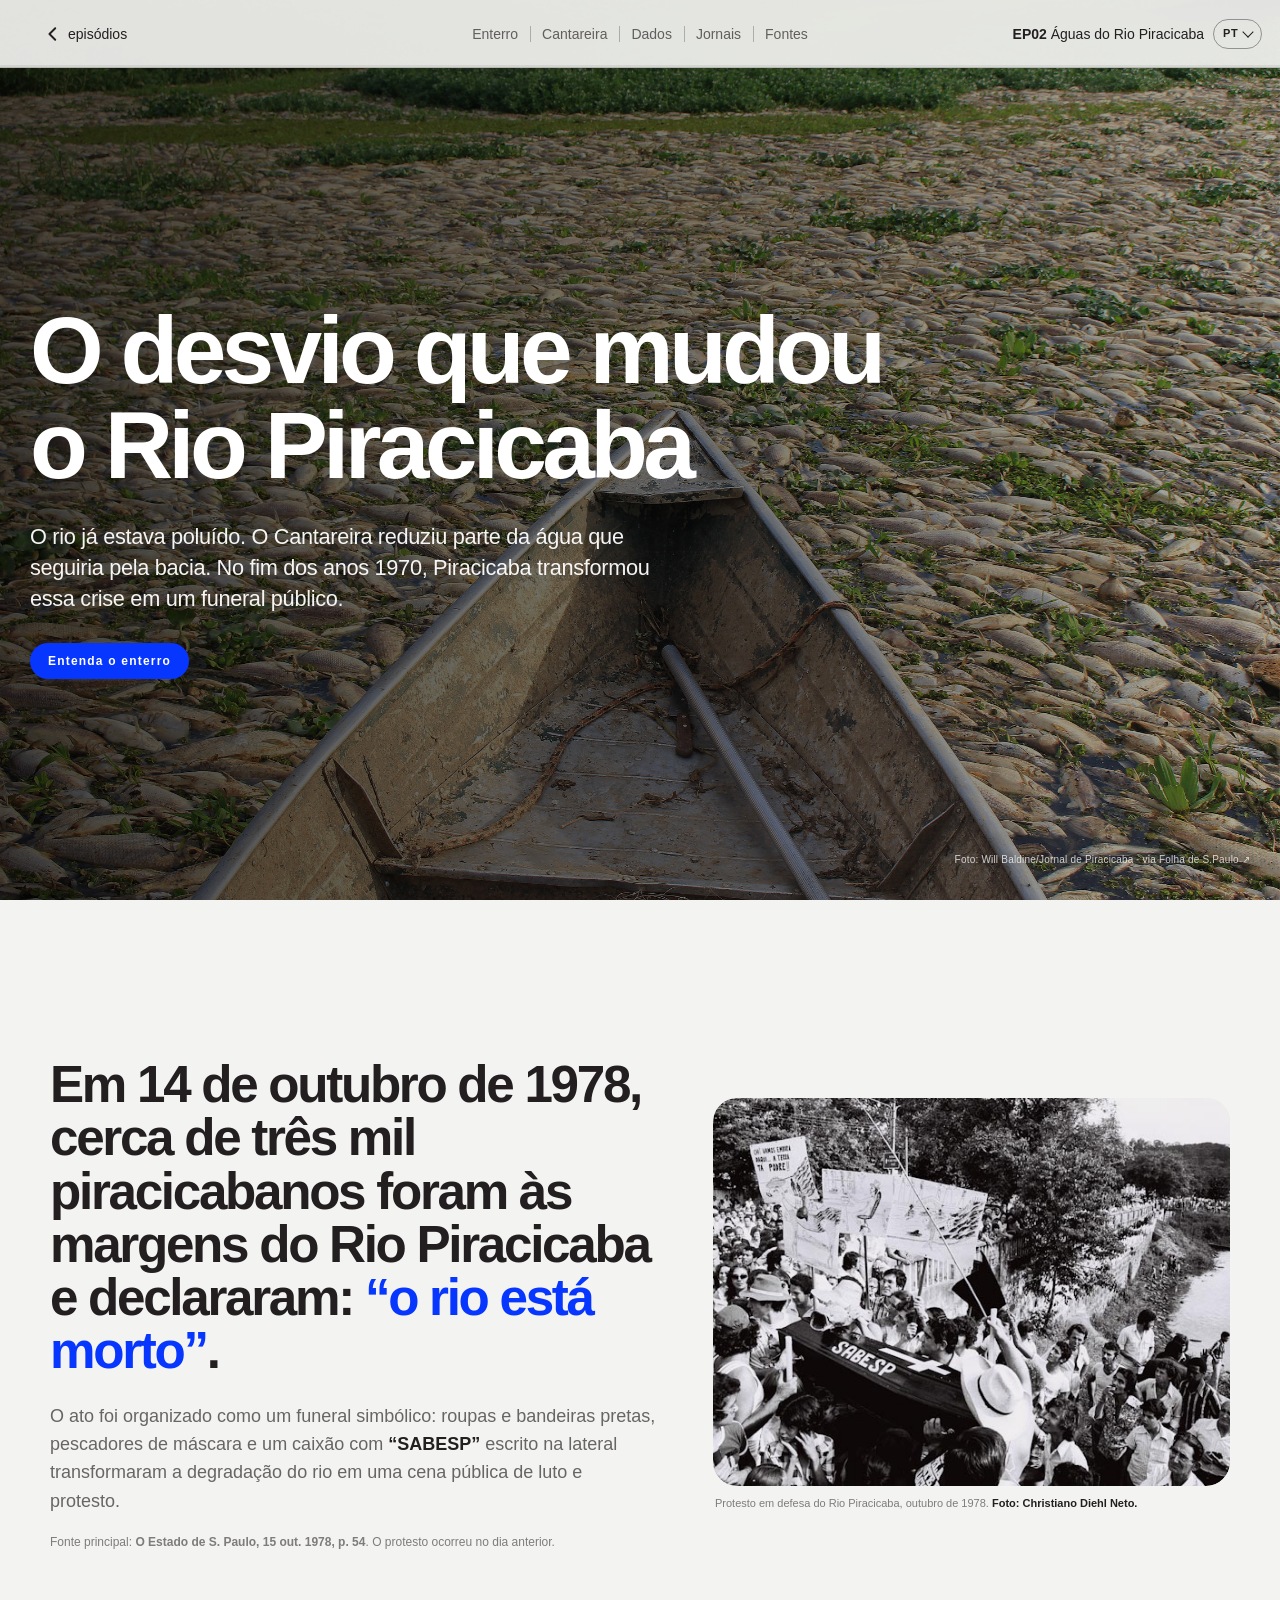
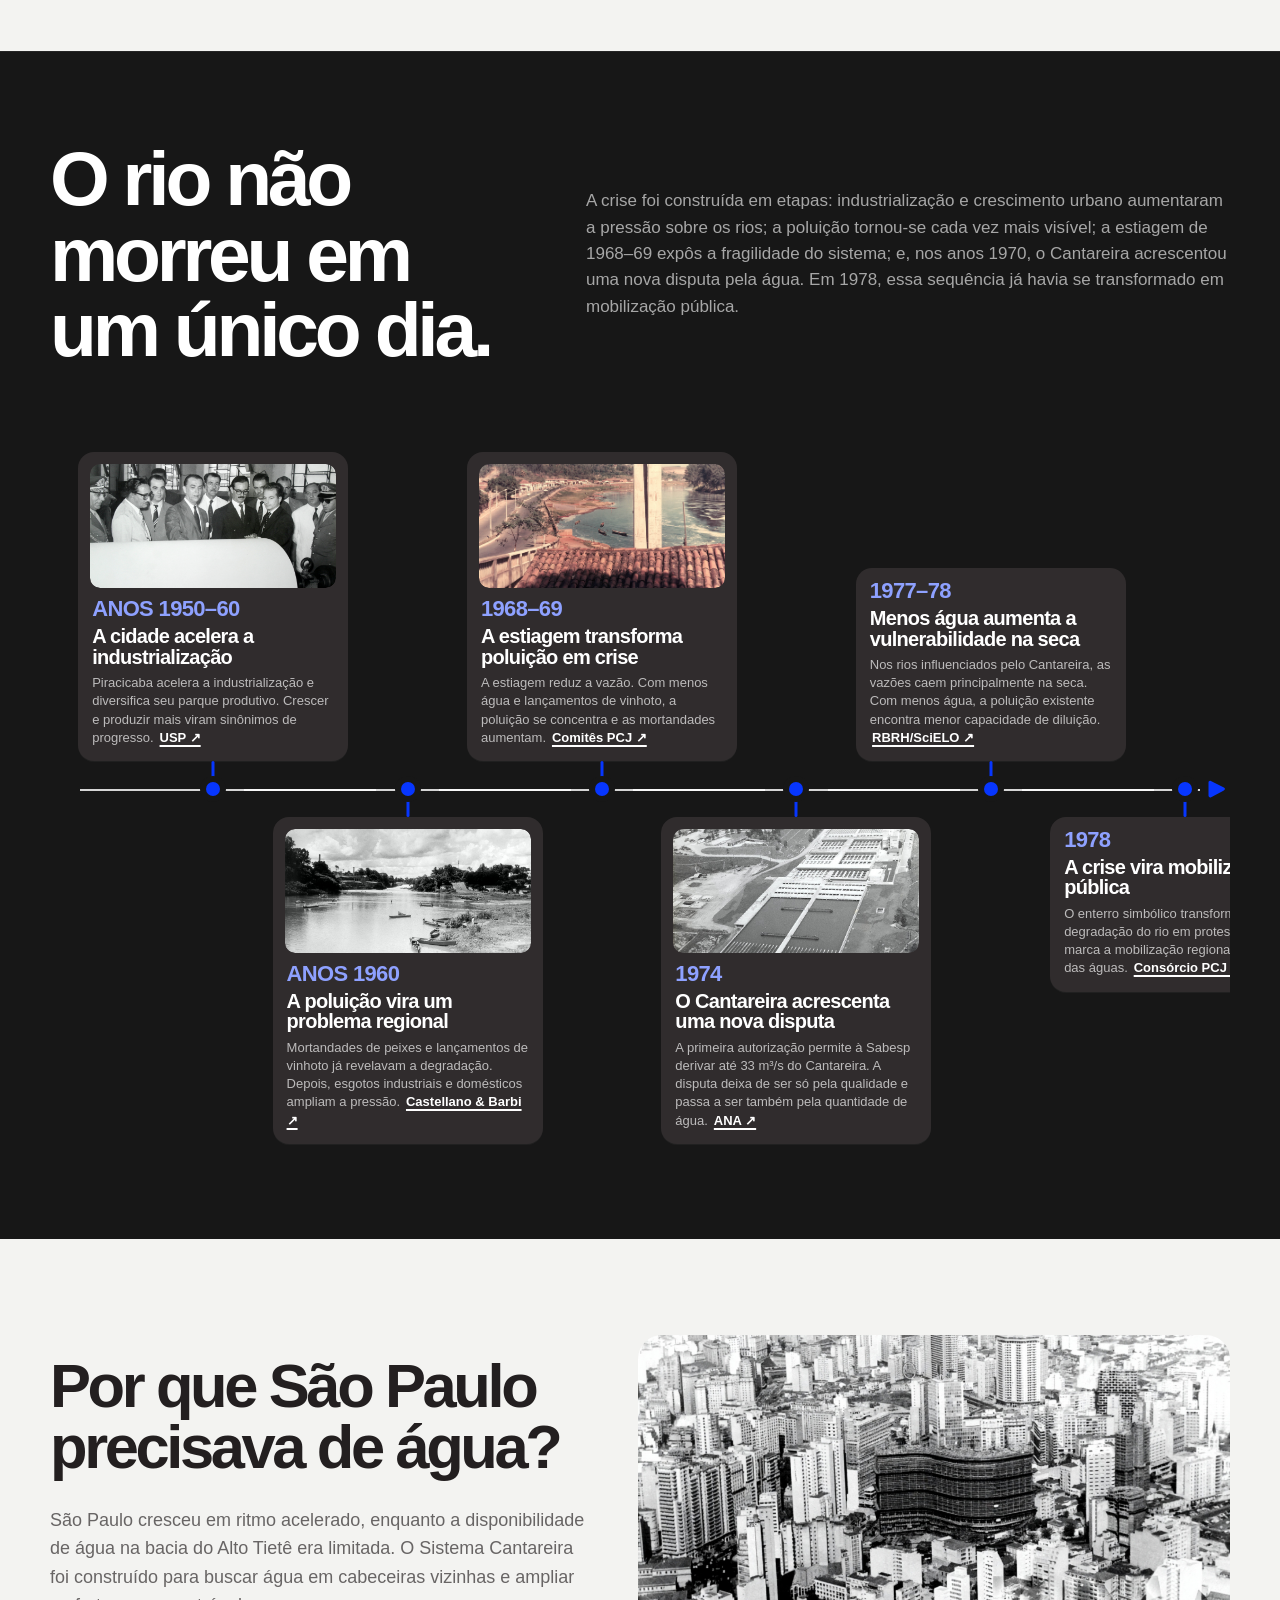
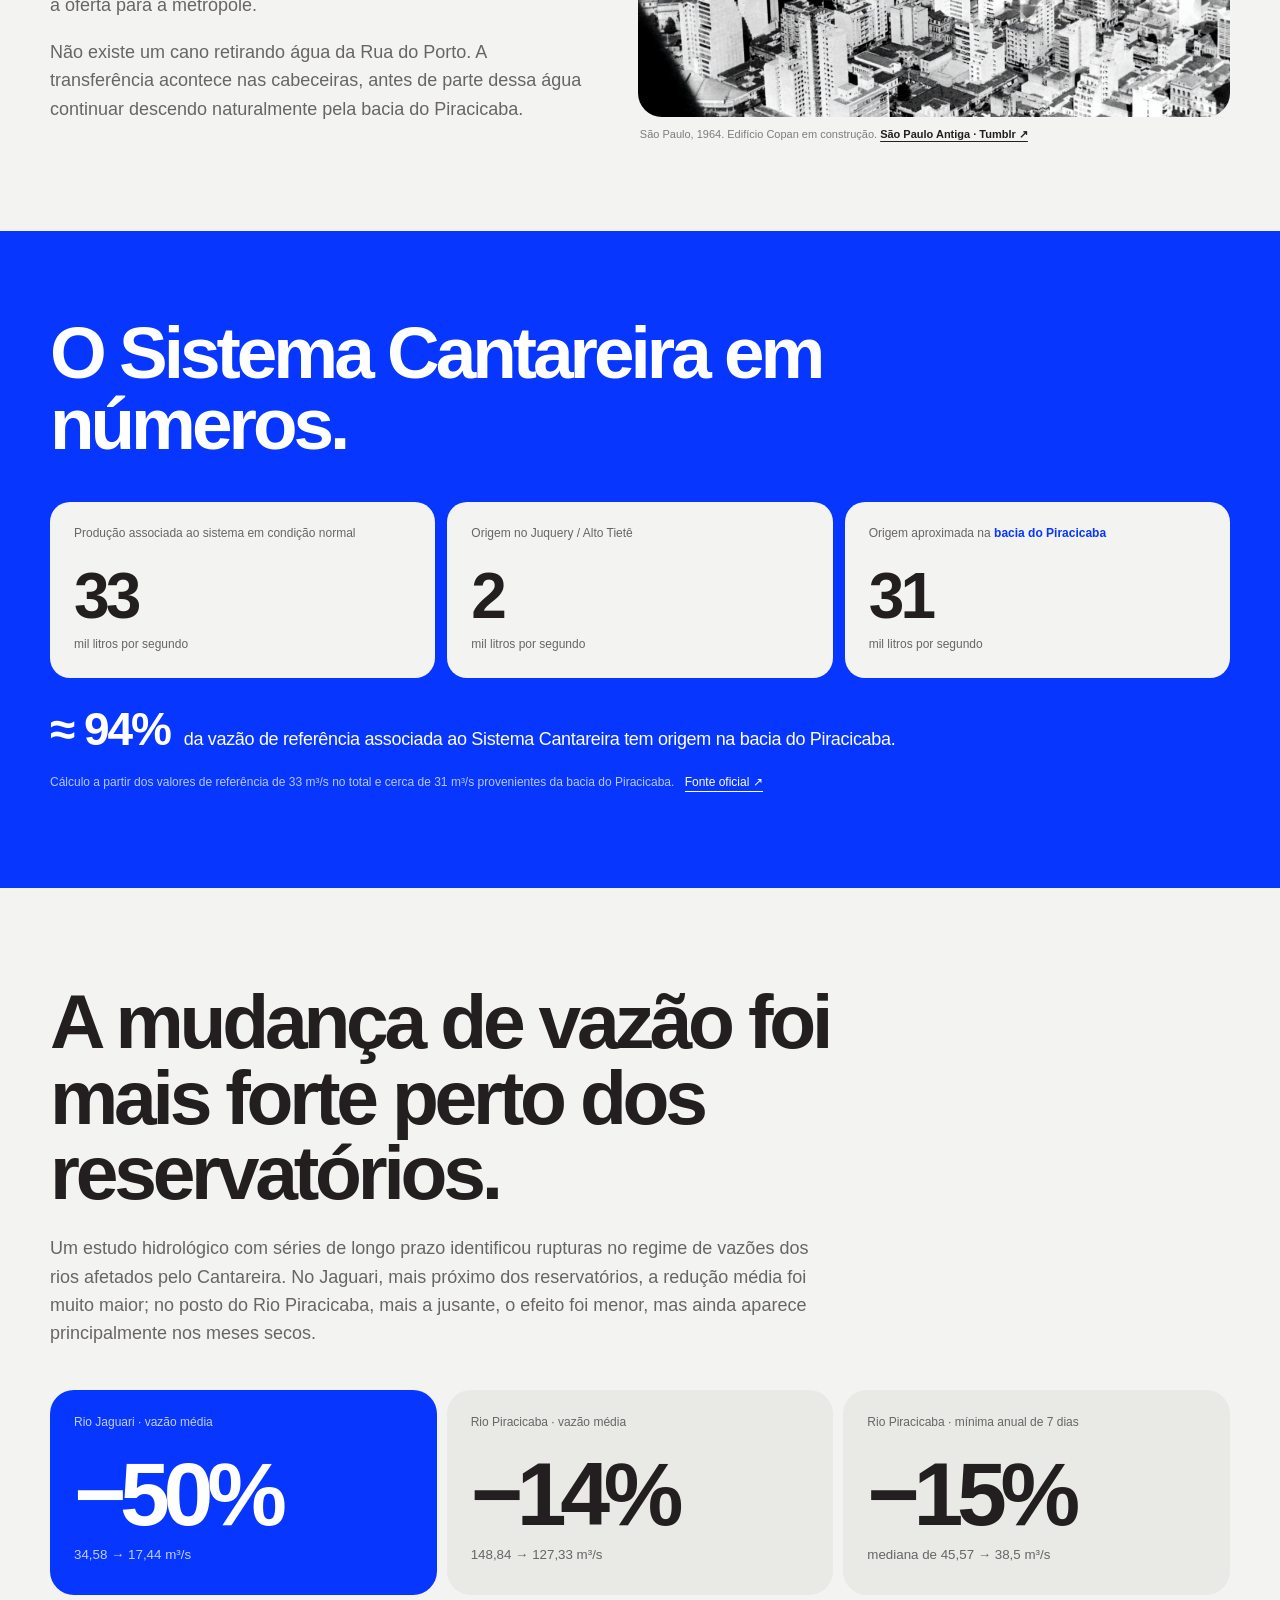
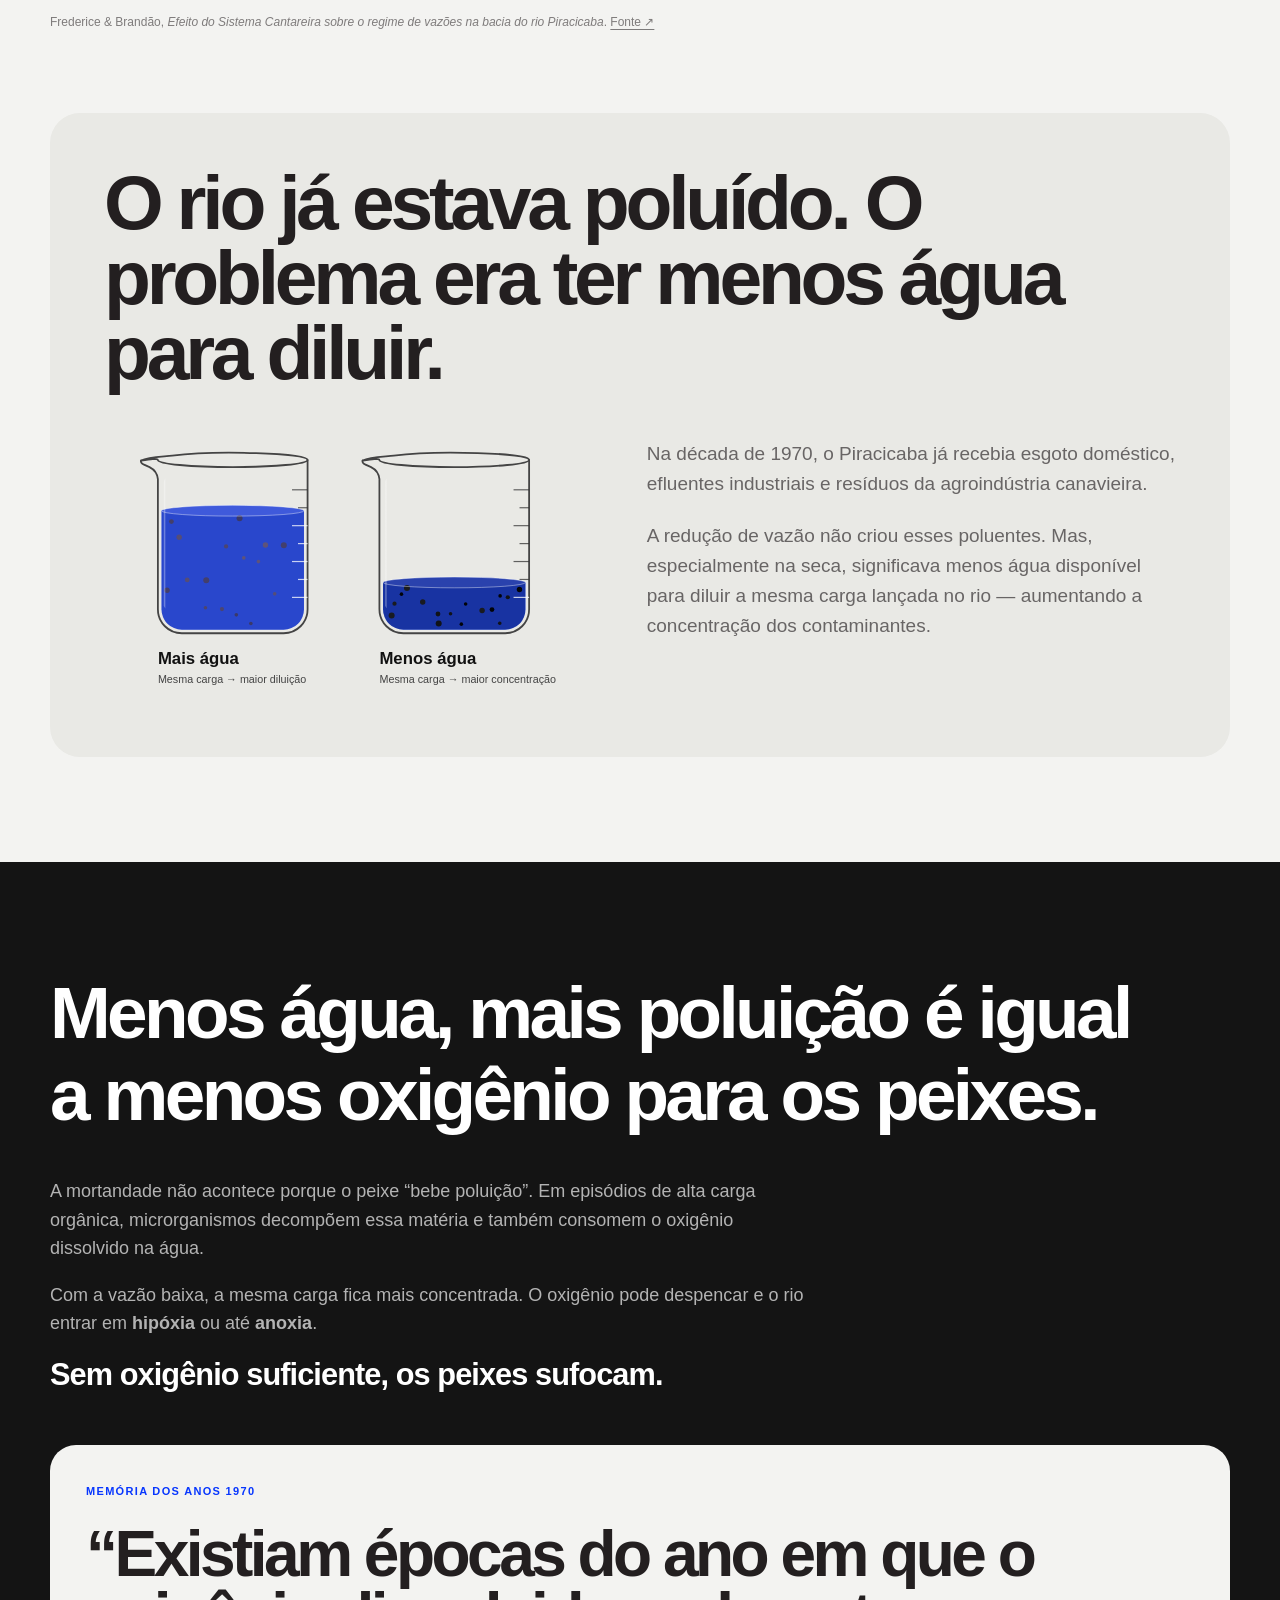
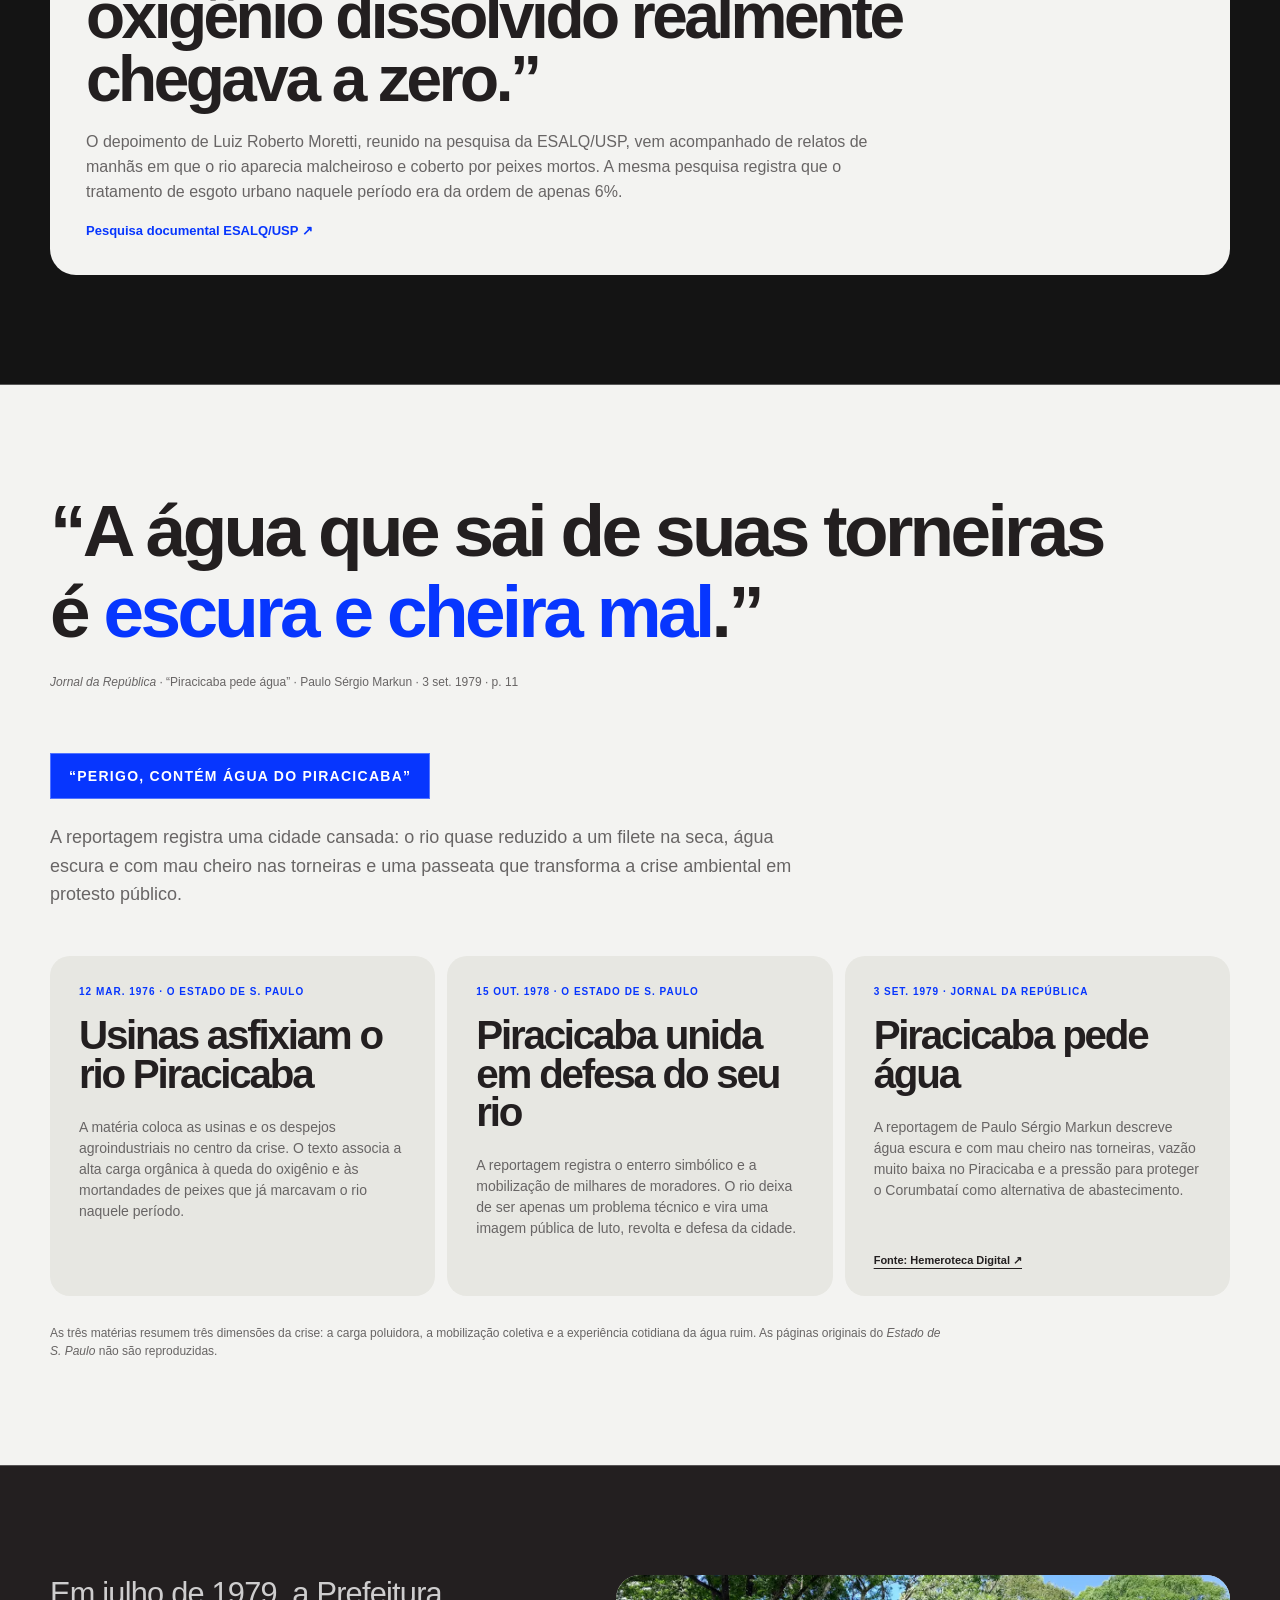
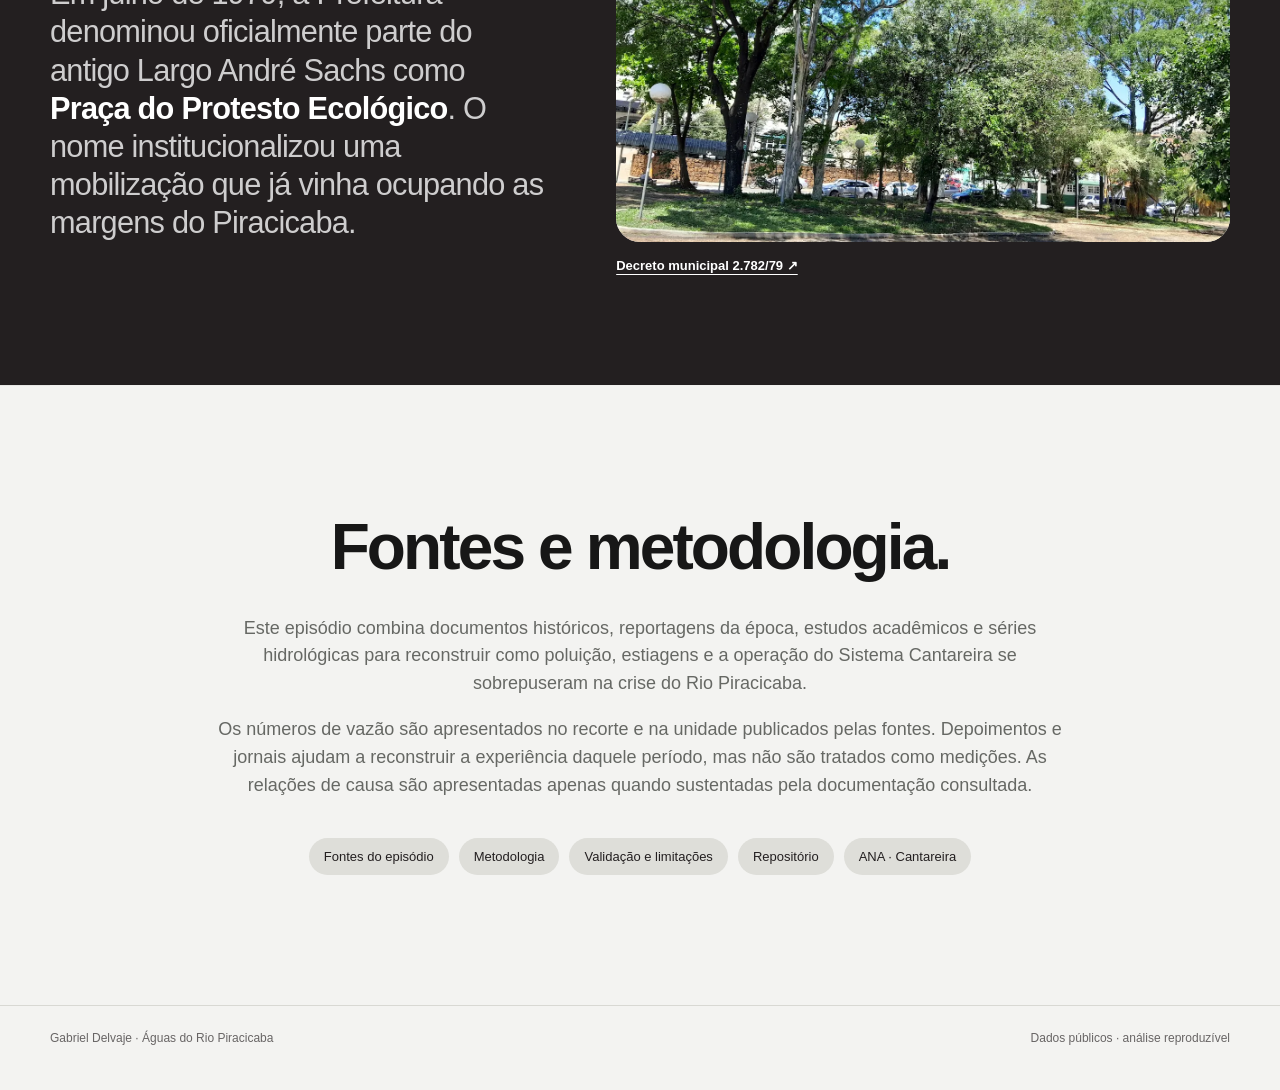
<file: episodio-2.html>
<!doctype html>
<html lang="pt-BR">
<head>
  <meta charset="utf-8" />
  <meta name="viewport" content="width=device-width,initial-scale=1" />
  <meta name="theme-color" content="#f3f3f1" />
  <meta name="description" content="O enterro simbólico do Rio Piracicaba, o Sistema Cantareira, a queda de vazão e a crise de poluição que marcou a cidade no fim dos anos 1970." />
  <title>Episódio 2 | O desvio que mudou o Rio Piracicaba</title>
  <link rel="icon" href="data:image/svg+xml,%3Csvg xmlns=%22http://www.w3.org/2000/svg%22 viewBox=%220 0 100 100%22%3E%3Ctext y=%22.9em%22 font-size=%2290%22%3E%F0%9F%92%A7%3C/text%3E%3C/svg%3E" />
  <link rel="preload" as="image" href="assets/site/episodes/episodio-2/hero/peixes-mortos-rio-piracicaba.jpg" fetchpriority="high" />
  <link rel="stylesheet" href="assets/site/css/series.css?v=20261007-reading-progress" />
  <link rel="stylesheet" href="assets/site/css/episodio-2.css?v=20261004-header-unified" />
  <link rel="stylesheet" href="assets/site/css/page-transition.css?v=20261002-return-composited" />
  <link rel="alternate" hreflang="pt-BR" href="episodio-2.html" />
  <link rel="alternate" hreflang="en" href="episodio-2-en.html" />
  <script src="assets/site/js/language-switch.js?v=20261007-portfolio-embed"></script>
</head>
<body class="episode-page episode-2">
  <header class="episode-nav site-header">
    <a class="back-episodes" href="index.html#episodios">episódios</a>
    <nav id="episode-mobile-nav" aria-label="Navegação do episódio">
      <a href="#enterro"><span>Enterro</span></a>
      <a href="#cantareira"><span>Cantareira</span></a>
      <a href="#dados"><span>Dados</span></a>
      <a href="#jornais"><span>Jornais</span></a>
      <a href="#fontes"><span>Fontes</span></a>
    </nav>
    <div class="episode-header-meta">
      <span class="series-title"><strong>EP02</strong> Águas do Rio Piracicaba</span>
      <details class="language-menu language-menu-header">
          <summary aria-label="Idioma: PT"><span>PT</span></summary>
          <div class="language-menu-popover" role="menu" aria-label="Idioma">
            <span aria-current="true">PT</span><a href="episodio-2-en.html" data-language-link>EN</a>
          </div>
        </details>
    </div>
    <button class="mobile-menu-toggle" type="button" aria-label="Abrir menu do episódio" aria-expanded="false" aria-controls="episode-mobile-nav">
      <span aria-hidden="true"></span>
      <span aria-hidden="true"></span>
      <span aria-hidden="true"></span>
    </button>
  </header>

  <main id="top">
    <section class="episode-cover series-shell">
      <img class="episode-cover-image" src="assets/site/episodes/episodio-2/hero/peixes-mortos-rio-piracicaba.jpg" alt="" fetchpriority="high" decoding="sync" />
      <h1>O desvio que mudou o Rio Piracicaba</h1>
      <p class="lead">O rio já estava poluído. O Cantareira reduziu parte da água que seguiria pela bacia. No fim dos anos 1970, Piracicaba transformou essa crise em um funeral público.</p>
      <a class="episode-scroll-cue" href="#enterro"><span>Entenda o enterro</span></a>
      <a class="hero-photo-credit" href="https://www1.folha.uol.com.br/amp/ambiente/2024/07/orgao-ambiental-apura-morte-de-dezenas-de-toneladas-de-peixes-em-mini-pantanal-do-interior-de-sp.shtml" target="_blank" rel="noreferrer">Foto: Will Baldine/Jornal de Piracicaba · via Folha de S.Paulo ↗︎</a>
    </section>

    <section class="ep2-opening" id="enterro">
      <div class="ep2-shell">
        <div class="protest-grid">
          <div class="protest-copy">
            <blockquote>
              Em 14 de outubro de 1978, cerca de três mil piracicabanos foram às margens do Rio Piracicaba e declararam:
              <strong class="protest-inline-accent">“o rio está morto”</strong>.
            </blockquote>
            <p>O ato foi organizado como um funeral simbólico: roupas e bandeiras pretas, pescadores de máscara e um caixão com <strong>“SABESP”</strong> escrito na lateral transformaram a degradação do rio em uma cena pública de luto e protesto.</p>
            <p class="source-note">Fonte principal: <strong>O Estado de S. Paulo, 15 out. 1978, p. 54</strong>. O protesto ocorreu no dia anterior.</p>
          </div>

          <figure class="protest-photo">
            <div class="protest-photo-frame" data-protest-media>
              <button
                class="protest-image-button"
                type="button"
                data-protest-image="assets/site/cards/ep02-enterro-rio-piracicaba.jpg"
                aria-label="Ampliar foto do protesto em defesa do Rio Piracicaba"
              >
                <img
                  src="assets/site/cards/ep02-enterro-rio-piracicaba.jpg"
                  alt="Manifestantes carregam um caixão simbólico durante protesto em defesa do Rio Piracicaba em 1978"
                  loading="lazy"
                  decoding="async"
                />
              </button>
            </div>
            <figcaption>
              Protesto em defesa do Rio Piracicaba, outubro de 1978.
              <strong>Foto: Christiano Diehl Neto.</strong>
            </figcaption>
          </figure>
        </div>
      </div>
    </section>

    <section class="ep2-chronology" aria-labelledby="cronologia-title">
      <div class="ep2-shell">
        <div class="chronology-head">
          <div>
            <h2 class="section-title" id="cronologia-title">O rio não morreu em um único dia.</h2>
          </div>
          <p>A crise foi construída em etapas: industrialização e crescimento urbano aumentaram a pressão sobre os rios; a poluição tornou-se cada vez mais visível; a estiagem de 1968–69 expôs a fragilidade do sistema; e, nos anos 1970, o Cantareira acrescentou uma nova disputa pela água. Em 1978, essa sequência já havia se transformado em mobilização pública.</p>
        </div>

        <div class="ep2-timeline-carousel" aria-label="Navegação da linha do tempo da crise do Rio Piracicaba">
          <div class="ep2-timeline-viewport" data-ep2-timeline-viewport>
            <div class="ep2-timeline" aria-label="Linha do tempo da crise do Rio Piracicaba">
              <article class="ep2-timeline-item">
                <div class="ep2-timeline-content">
                  <figure class="ep2-timeline-media">
                    <button class="ep2-timeline-image-button" type="button"
                      data-ep2-timeline-image="assets/site/episodes/episodio-2/timeline/1950-1960-jk-refinadora-paulista.jpg"
                      data-ep2-timeline-caption="Registro da visita de Juscelino Kubitschek à Fábrica de Papel Refinadora Paulista, em Piracicaba. Ao lado de empresários e lideranças políticas, a cena sintetiza o ideal de progresso dos anos 1950 e 1960: industrialização, expansão econômica e modernização como projeto de futuro para a cidade."
                      data-ep2-timeline-credit="Acervo IHGP · Flickr"
                      data-ep2-timeline-credit-url="https://www.flickr.com/photos/ihgp/10331697456/in/album-72157649111174842"
                      aria-label="Ampliar foto da visita de Juscelino Kubitschek à Refinadora Paulista">
                      <img src="assets/site/episodes/episodio-2/timeline/1950-1960-jk-refinadora-paulista.jpg" alt="Juscelino Kubitschek em visita à Fábrica de Papel Refinadora Paulista, em Piracicaba" loading="lazy" decoding="async">
                    </button>
                  </figure>
                  <div class="ep2-timeline-entry">
                    <time>ANOS 1950–60</time>
                    <h3>A cidade acelera a industrialização</h3>
                    <p>Piracicaba acelera a industrialização e diversifica seu parque produtivo. Crescer e produzir mais viram sinônimos de progresso. <a class="timeline-source" href="https://teses.usp.br/teses/disponiveis/8/8136/tde-12062015-113424/pt-br.html" target="_blank" rel="noreferrer">USP ↗︎</a></p>
                  </div>
                </div>
              </article>

              <article class="ep2-timeline-item">
                <div class="ep2-timeline-content">
                  <figure class="ep2-timeline-media">
                    <button class="ep2-timeline-image-button" type="button"
                      data-ep2-timeline-image="assets/site/episodes/episodio-2/timeline/1960-rio-piracicaba-ihgp.jpg"
                      data-ep2-timeline-caption="Registro do acervo do IHGP usado para representar a Piracicaba dos anos 1960, período em que o crescimento urbano e industrial ampliava a pressão sobre os rios. É nesse contexto que a poluição deixa de ser um problema pontual e ganha dimensão regional."
                      data-ep2-timeline-credit="Acervo IHGP · Flickr"
                      data-ep2-timeline-credit-url="https://www.flickr.com/photos/ihgp/9774904664/in/album-72157634961356028"
                      aria-label="Ampliar foto de Piracicaba nos anos 1960">
                      <img src="assets/site/episodes/episodio-2/timeline/1960-rio-piracicaba-ihgp.jpg" alt="Registro de Piracicaba nos anos 1960, acervo IHGP" loading="lazy" decoding="async">
                    </button>
                  </figure>
                  <div class="ep2-timeline-entry">
                    <time>ANOS 1960</time>
                    <h3>A poluição vira um problema regional</h3>
                    <p>Mortandades de peixes e lançamentos de vinhoto já revelavam a degradação. Depois, esgotos industriais e domésticos ampliam a pressão. <a class="timeline-source" href="https://al.sp.gov.br/repositorio/bibliotecaDigital/20798_arquivo.pdf" target="_blank" rel="noreferrer">Castellano &amp; Barbi ↗︎</a></p>
                  </div>
                </div>
              </article>

              <article class="ep2-timeline-item">
                <div class="ep2-timeline-content">
                  <figure class="ep2-timeline-media">
                    <button class="ep2-timeline-image-button" type="button"
                      data-ep2-timeline-image="assets/site/episodes/episodio-2/timeline/1967-rio-piracicaba-crise.jpg"
                      data-ep2-timeline-caption="A Avenida Beira Rio em 1967 registra o Piracicaba imediatamente antes da grande estiagem de 1968–69. A imagem ajuda a situar o cenário urbano e fluvial de uma crise que, no ano seguinte, seria agravada pela baixa vazão, pelos lançamentos de vinhoto e pelas mortandades de peixes."
                      data-ep2-timeline-credit="Acervo IHGP · Flickr"
                      data-ep2-timeline-credit-url="https://www.flickr.com/photos/ihgp/15133718837/in/album-72157663985211016"
                      aria-label="Ampliar foto da Avenida Beira Rio em 1967">
                      <img src="assets/site/episodes/episodio-2/timeline/1967-rio-piracicaba-crise.jpg" alt="Avenida Beira Rio em 1967, acervo IHGP" loading="lazy" decoding="async">
                    </button>
                  </figure>
                  <div class="ep2-timeline-entry">
                    <time>1968–69</time>
                    <h3>A estiagem transforma poluição em crise</h3>
                    <p>A estiagem reduz a vazão. Com menos água e lançamentos de vinhoto, a poluição se concentra e as mortandades aumentam. <a class="timeline-source" href="https://www.sspcj.org.br/index.php/institucional" target="_blank" rel="noreferrer">Comitês PCJ ↗︎</a></p>
                  </div>
                </div>
              </article>

              <article class="ep2-timeline-item">
                <div class="ep2-timeline-content">
                  <figure class="ep2-timeline-media">
                    <button class="ep2-timeline-image-button" type="button"
                      data-ep2-timeline-image="assets/site/episodes/episodio-2/timeline/1974-sistema-cantareira.jpg"
                      data-ep2-timeline-caption="Vista aérea do Sistema Cantareira no início de sua operação, em 1974. A imagem registra a infraestrutura que passou a transferir água das cabeceiras da bacia do Piracicaba para o abastecimento da Região Metropolitana de São Paulo."
                      data-ep2-timeline-credit="Foto: Sabesp · Flickr"
                      data-ep2-timeline-credit-url="https://www.flickr.com/photos/sabesp/9044327240/"
                      aria-label="Ampliar foto histórica do Sistema Cantareira em 1974">
                      <img src="assets/site/episodes/episodio-2/timeline/1974-sistema-cantareira.jpg" alt="Vista aérea do Sistema Cantareira no início de sua operação em 1974, acervo Sabesp" loading="lazy" decoding="async">
                    </button>
                  </figure>
                  <div class="ep2-timeline-entry">
                    <time>1974</time>
                    <h3>O Cantareira acrescenta uma nova disputa</h3>
                    <p>A primeira autorização permite à Sabesp derivar até 33 m³/s do Cantareira. A disputa deixa de ser só pela qualidade e passa a ser também pela quantidade de água. <a class="timeline-source" href="https://www.gov.br/ana/pt-br/sala-de-situacao/sistema-cantareira/faq-cantareira" target="_blank" rel="noreferrer">ANA ↗︎</a></p>
                  </div>
                </div>
              </article>

              <article class="ep2-timeline-item">
                <div class="ep2-timeline-content">
                  <div class="ep2-timeline-entry">
                    <time>1977–78</time>
                    <h3>Menos água aumenta a vulnerabilidade na seca</h3>
                    <p>Nos rios influenciados pelo Cantareira, as vazões caem principalmente na seca. Com menos água, a poluição existente encontra menor capacidade de diluição. <a class="timeline-source" href="https://www.scielo.br/j/rbrh/a/MQcJwfbcRQKRtJYBFRP6vKk/?lang=pt" target="_blank" rel="noreferrer">RBRH/SciELO ↗︎</a></p>
                  </div>
                </div>
              </article>

              <article class="ep2-timeline-item">
                <div class="ep2-timeline-content">
                  <div class="ep2-timeline-entry">
                    <time>1978</time>
                    <h3>A crise vira mobilização pública</h3>
                    <p>O enterro simbólico transforma a degradação do rio em protesto público e marca a mobilização regional em defesa das águas. <a class="timeline-source" href="https://agua.org.br/noticias/consorcio-pcj-celebra-35-anos-com-festa-marcada-por-lancamento-do-9o-premio-acao-pela-agua-e-aplicativo-da-casa-sustentavel/" target="_blank" rel="noreferrer">Consórcio PCJ ↗︎</a></p>
                  </div>
                </div>
              </article>
            </div>
          </div>

          <button class="ep2-timeline-nav ep2-timeline-nav-prev" type="button" data-ep2-timeline-prev aria-label="Voltar na linha do tempo"></button>
          <button class="ep2-timeline-nav ep2-timeline-nav-next" type="button" data-ep2-timeline-next aria-label="Avançar na linha do tempo"></button>
        </div>
      </div>
    </section>

    <section class="ep2-cantareira ep2-cantareira-context">
      <div class="ep2-shell">
        <div class="cantareira-context-grid">
          <div class="cantareira-context-copy">
            <h2 class="section-title">Por que São Paulo precisava de água?</h2>
            <p>São Paulo cresceu em ritmo acelerado, enquanto a disponibilidade de água na bacia do Alto Tietê era limitada. O Sistema Cantareira foi construído para buscar água em cabeceiras vizinhas e ampliar a oferta para a metrópole.</p>
            <p>Não existe um cano retirando água da Rua do Porto. A transferência acontece nas cabeceiras, antes de parte dessa água continuar descendo naturalmente pela bacia do Piracicaba.</p>
          </div>

          <figure class="cantareira-photo">
            <button class="cantareira-photo-button" type="button" data-open-cantareira-photo aria-label="Ampliar fotografia aérea de São Paulo em 1964">
              <span class="cantareira-photo-frame">
                <img src="assets/site/episodes/episodio-2/media/1964-sao-paulo-copan-construcao.jpg" alt="Vista aérea da região central de São Paulo em 1964, com o Edifício Copan em construção" loading="lazy" decoding="async">
              </span>
            </button>
            <figcaption>São Paulo, 1964. Edifício Copan em construção. <a href="https://www.tumblr.com/saopauloantiga/79811192924160000" target="_blank" rel="noreferrer">São Paulo Antiga · Tumblr ↗︎</a></figcaption>
          </figure>
        </div>


      </div>
    </section>

    <section class="ep2-cantareira-system" id="cantareira">
      <div class="ep2-shell">
        <div class="cantareira-system-head">
          <h2 class="section-title">O Sistema Cantareira em números.</h2>
        </div>

        <div class="cantareira-stats" aria-label="Composição aproximada da vazão do Sistema Cantareira em condição normal">
          <article>
            <span>Produção associada ao sistema em condição normal</span>
            <strong>33</strong>
            <small>mil litros por segundo</small>
          </article>

          <article>
            <span>Origem no Juquery / Alto Tietê</span>
            <strong>2</strong>
            <small>mil litros por segundo</small>
          </article>

          <article class="is-piracicaba">
            <span>Origem aproximada na <b class="cantareira-card-emphasis">bacia do Piracicaba</b></span>
            <strong>31</strong>
            <small>mil litros por segundo</small>
          </article>
        </div>

        <p class="cantareira-share-summary"><strong>≈ 94%</strong> da vazão de referência associada ao Sistema Cantareira tem origem na bacia do Piracicaba.</p>

        <p class="source-note cantareira-source">Cálculo a partir dos valores de referência de 33 m³/s no total e cerca de 31 m³/s provenientes da bacia do Piracicaba. <span class="source-note-actions"><a href="https://www.gov.br/ana/pt-br/sala-de-situacao/sistema-cantareira/sistema-cantareira-saiba-mais" target="_blank" rel="noreferrer"><span class="source-action-label">Fonte oficial <span aria-hidden="true">↗︎</span></span></a></span></p>
      </div>
    </section>

    <section class="ep2-data" id="dados">
      <div class="ep2-shell">
        <h2 class="section-title">A mudança de vazão foi mais forte perto dos reservatórios.</h2>
        <p class="section-copy">Um estudo hidrológico com séries de longo prazo identificou rupturas no regime de vazões dos rios afetados pelo Cantareira. No Jaguari, mais próximo dos reservatórios, a redução média foi muito maior; no posto do Rio Piracicaba, mais a jusante, o efeito foi menor, mas ainda aparece principalmente nos meses secos.</p>

        <div class="data-grid">
          <article class="data-card primary">
            <span>Rio Jaguari · vazão média</span>
            <strong>−50%</strong>
            <small>34,58 → 17,44 m³/s</small>
          </article>
          <article class="data-card">
            <span>Rio Piracicaba · vazão média</span>
            <strong>−14%</strong>
            <small>148,84 → 127,33 m³/s</small>
          </article>
          <article class="data-card">
            <span>Rio Piracicaba · mínima anual de 7 dias</span>
            <strong>−15%</strong>
            <small>mediana de 45,57 → 38,5 m³/s</small>
          </article>
        </div>

        <p class="source-note">Frederice &amp; Brandão, <em>Efeito do Sistema Cantareira sobre o regime de vazões na bacia do rio Piracicaba</em>. <a href="https://www.scielo.br/j/rbrh/a/MQcJwfbcRQKRtJYBFRP6vKk/?lang=pt" target="_blank" rel="noreferrer">Fonte ↗︎</a></p>
      </div>
    </section>

    <section class="ep2-dilution">
      <div class="ep2-shell">
        <div class="dilution-card">
          <h2 class="section-title dilution-title">O rio já estava poluído. O problema era ter menos água para diluir.</h2>

          <div class="dilution-layout">
            <figure class="dilution-illustration">
              <img src="assets/site/episodes/episodio-2/diagrams/bequeres-diluicao.svg?v=20261001-1905" alt="Dois béqueres com a mesma quantidade de partículas: um com mais água e maior diluição, outro com menos água e maior concentração" loading="lazy" decoding="async">
            </figure>

            <div class="dilution-copy">
              <p>Na década de 1970, o Piracicaba já recebia esgoto doméstico, efluentes industriais e resíduos da agroindústria canavieira.</p>
              <p>A redução de vazão não criou esses poluentes. Mas, especialmente na seca, significava menos água disponível para diluir a mesma carga lançada no rio — aumentando a concentração dos contaminantes.</p>
            </div>
          </div>
        </div>
      </div>
    </section>




    <section class="ep2-fishkills" id="mortandades">
      <div class="ep2-shell">
        <div class="fishkills-intro fishkills-equation-intro">
          <h2 class="fishkills-equation">Menos água, mais poluição é igual a menos oxigênio para os peixes.</h2>

          <div class="fishkills-equation-copy">
            <p class="section-copy">A mortandade não acontece porque o peixe “bebe poluição”. Em episódios de alta carga orgânica, microrganismos decompõem essa matéria e também consomem o oxigênio dissolvido na água.</p>
            <p class="section-copy">Com a vazão baixa, a mesma carga fica mais concentrada. O oxigênio pode despencar e o rio entrar em <strong>hipóxia</strong> ou até <strong>anoxia</strong>. <span class="fishkills-keyline">Sem oxigênio suficiente, os peixes sufocam.</span></p>
          </div>
        </div>

        <div class="fishkill-quote">
          <span>Memória dos anos 1970</span>
          <blockquote>“Existiam épocas do ano em que o oxigênio dissolvido realmente chegava a zero.”</blockquote>
          <p>O depoimento de Luiz Roberto Moretti, reunido na pesquisa da ESALQ/USP, vem acompanhado de relatos de manhãs em que o rio aparecia malcheiroso e coberto por peixes mortos. A mesma pesquisa registra que o tratamento de esgoto urbano naquele período era da ordem de apenas 6%.</p>
          <a href="https://teses.usp.br/teses/disponiveis/livredocencia/11/tde-15072014-152922/" target="_blank" rel="noreferrer">Pesquisa documental ESALQ/USP ↗︎</a>
        </div>

      </div>
    </section>



    <section class="ep2-newspapers" id="jornais">
      <div class="ep2-shell">
        <h2 class="newspaper-quote">“A água que sai de suas torneiras é <em>escura e cheira mal</em>.”</h2>
        <p class="newspaper-meta"><em>Jornal da República</em> · “Piracicaba pede água” · Paulo Sérgio Markun · 3 set. 1979 · p. 11</p>

        <span class="warning-label">“Perigo, contém água do Piracicaba”</span>
        <p class="section-copy" style="color:rgba(255,255,255,.68)">A reportagem registra uma cidade cansada: o rio quase reduzido a um filete na seca, água escura e com mau cheiro nas torneiras e uma passeata que transforma a crise ambiental em protesto público.</p>

        <div class="newspaper-featured-grid" aria-label="Três manchetes selecionadas para o episódio">
          <article class="newspaper-featured-card">
            <span>12 MAR. 1976 · O ESTADO DE S. PAULO</span>
            <strong>Usinas asfixiam o rio Piracicaba</strong>
            <small>A matéria coloca as usinas e os despejos agroindustriais no centro da crise. O texto associa a alta carga orgânica à queda do oxigênio e às mortandades de peixes que já marcavam o rio naquele período.</small>
          </article>

          <article class="newspaper-featured-card">
            <span>15 OUT. 1978 · O ESTADO DE S. PAULO</span>
            <strong>Piracicaba unida em defesa do seu rio</strong>
            <small>A reportagem registra o enterro simbólico e a mobilização de milhares de moradores. O rio deixa de ser apenas um problema técnico e vira uma imagem pública de luto, revolta e defesa da cidade.</small>
          </article>

          <article class="newspaper-featured-card">
            <span>3 SET. 1979 · JORNAL DA REPÚBLICA</span>
            <strong>Piracicaba pede água</strong>
            <small>A reportagem de Paulo Sérgio Markun descreve água escura e com mau cheiro nas torneiras, vazão muito baixa no Piracicaba e a pressão para proteger o Corumbataí como alternativa de abastecimento.</small>
            <a class="newspaper-source-link" href="https://hemeroteca-pdf.bn.gov.br/194018/per194018_1979_00007.pdf" target="_blank" rel="noreferrer">Fonte: Hemeroteca Digital ↗︎</a>
          </article>
        </div>

        <p class="source-note newspaper-selection-note" style="color:rgba(255,255,255,.56)">As três matérias resumem três dimensões da crise: a carga poluidora, a mobilização coletiva e a experiência cotidiana da água ruim. As páginas originais do <em>Estado de S. Paulo</em> não são reproduzidas.</p>
      </div>
    </section>

    <section class="ep2-legacy">
      <div class="ep2-shell legacy-grid">
        <div class="legacy-copy">
          <p>Em julho de 1979, a Prefeitura denominou oficialmente parte do antigo Largo André Sachs como <strong>Praça do Protesto Ecológico</strong>. O nome institucionalizou uma mobilização que já vinha ocupando as margens do Piracicaba.</p>
        </div>

        <aside class="legacy-visual">
          <figure class="legacy-photo">
            <button class="legacy-photo-button" type="button"
              data-ep2-timeline-image="assets/site/episodes/episodio-2/media/1979-praca-protesto-ecologico.png"
              data-ep2-timeline-caption="Praça do Protesto Ecológico, denominação oficializada pelo Decreto Municipal 2.782/79 após a mobilização em defesa do Rio Piracicaba." data-ep2-timeline-caption-text-only="true"
              aria-label="Ampliar foto da Praça do Protesto Ecológico">
              <img src="assets/site/episodes/episodio-2/media/1979-praca-protesto-ecologico.png" alt="Praça do Protesto Ecológico" loading="lazy" decoding="async">
            </button>
          </figure>
          <a class="legacy-decree-link" href="assets/site/episodes/episodio-2/documents/decreto-2782-1979-praca-protesto-ecologico.pdf" target="_blank" rel="noreferrer">Decreto municipal 2.782/79 ↗︎</a>
        </aside>
      </div>
    </section>

    <section class="ep2-sources sources-section ep2-shell" id="fontes">
      <h2>Fontes e metodologia.</h2>

      <div class="sources-copy">
        <p>Este episódio combina documentos históricos, reportagens da época, estudos acadêmicos e séries hidrológicas para reconstruir como poluição, estiagens e a operação do Sistema Cantareira se sobrepuseram na crise do Rio Piracicaba.</p>
        <p>Os números de vazão são apresentados no recorte e na unidade publicados pelas fontes. Depoimentos e jornais ajudam a reconstruir a experiência daquele período, mas não são tratados como medições. As relações de causa são apresentadas apenas quando sustentadas pela documentação consultada.</p>
      </div>

      <div class="source-links source-links-centered">
        <button type="button" data-open-info-dialog="episode-sources-dialog">Fontes do episódio</button>
        <button type="button" data-open-info-dialog="methodology-dialog">Metodologia</button>
        <button type="button" data-open-info-dialog="validation-dialog">Validação e limitações</button>
        <a href="https://github.com/gabrieldelvaje/agua-piracicaba" target="_blank" rel="noreferrer">Repositório</a>
        <a href="https://www.gov.br/ana/pt-br/sala-de-situacao/sistema-cantareira/sistema-cantareira-saiba-mais" target="_blank" rel="noreferrer">ANA · Cantareira</a>
      </div>
    </section>
  </main>


  <dialog class="data-table-dialog info-dialog" id="episode-sources-dialog" aria-labelledby="episode-sources-title">
    <button class="dialog-close data-table-close" type="button" data-close-info-dialog aria-label="Fechar">×</button>
    <div class="data-table-dialog-head">
      <h2 id="episode-sources-title">Fontes do episódio</h2>
      <p>Documentos, estudos e reportagens usados na construção desta narrativa.</p>
    </div>
    <div class="data-table-scroll info-dialog-scroll">
      <div class="info-dialog-content source-directory">
        <section>
          <h3>Imprensa e memória da crise</h3>
          <div class="info-source-static"><strong>O Estado de S. Paulo · 12 mar. 1976 e 15 out. 1978</strong><span>Reportagens sobre poluição, mortandades e a mobilização em defesa do Rio Piracicaba.</span></div>
          <a href="https://hemeroteca-pdf.bn.gov.br/194018/per194018_1979_00007.pdf" target="_blank" rel="noreferrer"><strong>Jornal da República · “Piracicaba pede água” · 3 set. 1979</strong><span>Relato da água escura e com mau cheiro, da baixa vazão e da mobilização local.</span></a>
          <a href="https://teses.usp.br/teses/disponiveis/livredocencia/11/tde-15072014-152922/" target="_blank" rel="noreferrer"><strong>Laura Alves Martirani · ESALQ/USP</strong><span>Pesquisa documental e depoimentos históricos sobre o Rio Piracicaba.</span></a>
        </section>
        <section>
          <h3>Vazão e Sistema Cantareira</h3>
          <a href="https://www.scielo.br/j/rbrh/a/MQcJwfbcRQKRtJYBFRP6vKk/?lang=pt" target="_blank" rel="noreferrer"><strong>Frederice &amp; Brandão · RBRH</strong><span>Estudo sobre mudanças no regime de vazões em rios influenciados pelo Sistema Cantareira.</span></a>
          <a href="https://www.gov.br/ana/pt-br/sala-de-situacao/sistema-cantareira/faq-cantareira" target="_blank" rel="noreferrer"><strong>ANA · FAQ do Sistema Cantareira</strong><span>Histórico de autorizações, operação e transferência de águas entre bacias.</span></a>
          <a href="https://www.gov.br/ana/pt-br/sala-de-situacao/sistema-cantareira/sistema-cantareira-saiba-mais" target="_blank" rel="noreferrer"><strong>ANA · Sistema Cantareira: saiba mais</strong><span>Reservatórios, origem das águas e valores de referência usados na comparação do episódio.</span></a>
        </section>
        <section>
          <h3>História ambiental e mobilização</h3>
          <a href="https://teses.usp.br/teses/disponiveis/8/8136/tde-12062015-113424/pt-br.html" target="_blank" rel="noreferrer"><strong>USP · industrialização de Piracicaba</strong><span>Contexto da transformação econômica e industrial da cidade.</span></a>
          <a href="https://al.sp.gov.br/repositorio/bibliotecaDigital/20798_arquivo.pdf" target="_blank" rel="noreferrer"><strong>Castellano &amp; Barbi</strong><span>História ambiental, poluição, mortandades e mobilização nas bacias PCJ.</span></a>
          <a href="https://www.sspcj.org.br/index.php/institucional" target="_blank" rel="noreferrer"><strong>Comitês PCJ</strong><span>Histórico regional de estiagens, poluição e organização pela gestão das águas.</span></a>
          <a href="https://agua.org.br/noticias/consorcio-pcj-celebra-35-anos-com-festa-marcada-por-lancamento-do-9o-premio-acao-pela-agua-e-aplicativo-da-casa-sustentavel/" target="_blank" rel="noreferrer"><strong>Consórcio PCJ</strong><span>Memória institucional do enterro simbólico e da mobilização regional.</span></a>
        </section>
        <section>
          <h3>Mortandades e qualidade da água</h3>
          <a href="https://piracicaba.sp.gov.br/noticias/prefeitura-busca-parceria-para-repovoar-peixes-do-piracicaba/" target="_blank" rel="noreferrer"><strong>Prefeitura de Piracicaba · 2014</strong><span>Registro de mortandade associado a baixa vazão e baixa oxigenação.</span></a>
          <a href="https://cetesb.sp.gov.br/wp-content/uploads/2024/07/Laudo-Cetesb-Piracicaba-19.07.2024.pdf" target="_blank" rel="noreferrer"><strong>CETESB · laudo técnico de 2024</strong><span>Análise de episódio de mortandade após extravasamento de resíduos com alta carga orgânica.</span></a>
        </section>
      </div>
    </div>
  </dialog>

  <dialog class="data-table-dialog info-dialog" id="methodology-dialog" aria-labelledby="methodology-title">
    <button class="dialog-close data-table-close" type="button" data-close-info-dialog aria-label="Fechar">×</button>
    <div class="data-table-dialog-head">
      <h2 id="methodology-title">Metodologia</h2>
      <p>Como documentos históricos, vazões e evidências qualitativas foram combinados.</p>
    </div>
    <div class="data-table-scroll info-dialog-scroll">
      <div class="info-dialog-content">
        <section><h3>Linha do tempo</h3><p>Datas e eventos foram cruzados entre fontes institucionais, literatura acadêmica e imprensa. Fotografias de arquivo que não correspondem exatamente ao ano do evento são identificadas como imagens de contexto.</p></section>
        <section><h3>Vazões</h3><p>As mudanças apresentadas para Jaguari e Piracicaba reproduzem os recortes estatísticos do estudo de Frederice &amp; Brandão. Elas representam mudanças de regime identificadas nas séries, e não uma simples divisão entre “antes” e “depois” de 1974.</p></section>
        <section><h3>Participação da bacia do Piracicaba</h3><p>Os valores de referência de 33 m³/s no sistema e cerca de 31 m³/s provenientes da bacia do Piracicaba foram convertidos para milhares de litros por segundo. A proporção aproximada de 94% resulta de 31 ÷ 33.</p></section>
        <section><h3>Diluição</h3><p>A ilustração dos béqueres é conceitual: mantém a mesma carga de partículas e varia o volume de água para mostrar como uma menor vazão pode elevar a concentração. Ela não representa uma amostra real do rio.</p></section>
        <section><h3>Leitura histórica</h3><p>Reportagens e depoimentos são usados para documentar percepção pública, linguagem e experiência cotidiana. Eles complementam, mas não substituem, medições hidrológicas ou laudos ambientais.</p></section>
      </div>
    </div>
  </dialog>

  <dialog class="data-table-dialog info-dialog" id="validation-dialog" aria-labelledby="validation-title">
    <button class="dialog-close data-table-close" type="button" data-close-info-dialog aria-label="Fechar">×</button>
    <div class="data-table-dialog-head">
      <h2 id="validation-title">Validação e limitações</h2>
      <p>O que os dados permitem afirmar — e o que o episódio evita concluir sozinho.</p>
    </div>
    <div class="data-table-scroll info-dialog-scroll">
      <div class="info-dialog-content">
        <section><h3>Crise multicausal</h3><p>A degradação do Rio Piracicaba não é atribuída exclusivamente ao Cantareira. O episódio considera conjuntamente poluição urbana, industrial e agroindustrial, tratamento de esgoto ainda limitado naquele período, estiagens e menor disponibilidade hídrica.</p></section>
        <section><h3>33 e 31 m³/s</h3><p>São valores de referência associados ao sistema e à origem das águas, não uma medição em tempo real nem uma garantia de que essa vazão esteja sendo transferida em qualquer dia específico.</p></section>
        <section><h3>Rupturas hidrológicas</h3><p>Os pontos de mudança estatística variam entre os postos fluviométricos. Por isso, os percentuais de redução não devem ser interpretados como efeito isolado de um único ano ou evento.</p></section>
        <section><h3>Imprensa histórica</h3><p>Descrições como água escura, mau cheiro e peixes mortos registram a experiência da época. Quando usadas para explicar mecanismos ambientais, são confrontadas com estudos e fontes técnicas.</p></section>
      </div>
    </div>
  </dialog>

  <dialog class="protest-lightbox" id="protest-lightbox" aria-label="Imagem ampliada do protesto em defesa do Rio Piracicaba">
    <button class="protest-lightbox-close" type="button" data-close-protest-lightbox aria-label="Fechar imagem">×</button>
    <img class="protest-lightbox-image" data-protest-lightbox-image alt="" />
  </dialog>

  <dialog class="ep2-timeline-lightbox cantareira-photo-lightbox" id="cantareira-photo-lightbox" aria-label="Fotografia aérea de São Paulo em 1964">
    <div class="ep2-timeline-lightbox-stage">
      <button class="ep2-timeline-lightbox-close" type="button" data-close-cantareira-photo aria-label="Fechar imagem">×</button>
      <img class="ep2-timeline-lightbox-image" src="assets/site/episodes/episodio-2/media/1964-sao-paulo-copan-construcao.jpg" alt="Vista aérea da região central de São Paulo em 1964, com o Edifício Copan em construção">
      <div class="ep2-timeline-lightbox-caption" data-cantareira-photo-caption>
        <div class="ep2-timeline-lightbox-caption-copy">
          <p>Em 1964, o Edifício Copan ainda estava em construção em uma região central já marcada pela verticalização. Projetado por Oscar Niemeyer, ele se tornaria um dos símbolos da modernização de São Paulo. A imagem ajuda a dimensionar a escala de uma metrópole que crescia rapidamente — e cuja expansão também aumentava a demanda por água, contexto que ajuda a explicar a busca por reforço hídrico em bacias vizinhas.</p>
          <button class="ep2-timeline-lightbox-caption-toggle" type="button" data-cantareira-photo-caption-toggle aria-expanded="false" aria-label="Expandir legenda"></button>
        </div>
        <a href="https://www.tumblr.com/saopauloantiga/79811192924160000" target="_blank" rel="noreferrer">São Paulo Antiga · Tumblr</a>
      </div>
    </div>
  </dialog>

  <dialog class="ep2-timeline-lightbox" id="ep2-timeline-lightbox" aria-label="Imagem ampliada da linha do tempo">
    <div class="ep2-timeline-lightbox-stage">
      <button class="ep2-timeline-lightbox-close" type="button" data-close-ep2-timeline-lightbox aria-label="Fechar imagem">×</button>
      <img class="ep2-timeline-lightbox-image" data-ep2-timeline-lightbox-image alt="">
      <div class="ep2-timeline-lightbox-caption" data-ep2-timeline-lightbox-caption hidden>
        <div class="ep2-timeline-lightbox-caption-copy">
          <p data-ep2-timeline-lightbox-caption-text></p>
          <button class="ep2-timeline-lightbox-caption-toggle" type="button" data-ep2-timeline-lightbox-caption-toggle aria-expanded="false" aria-label="Expandir legenda"></button>
        </div>
        <a data-ep2-timeline-lightbox-credit href="#" target="_blank" rel="noreferrer"></a>
      </div>
    </div>
  </dialog>

  <footer class="site-footer">
    <span>Gabriel Delvaje · Águas do Rio Piracicaba</span>
    <span>Dados públicos · análise reproduzível</span>
  </footer>

  <button class="back-to-top" type="button" data-back-to-top aria-label="Voltar ao topo"></button>

  <script src="assets/site/js/episodio-2.js?v=20261002-bilingual"></script>
  <script src="assets/site/js/page-transition.js?v=20261002-bilingual2"></script>
</body>
</html>
</file>
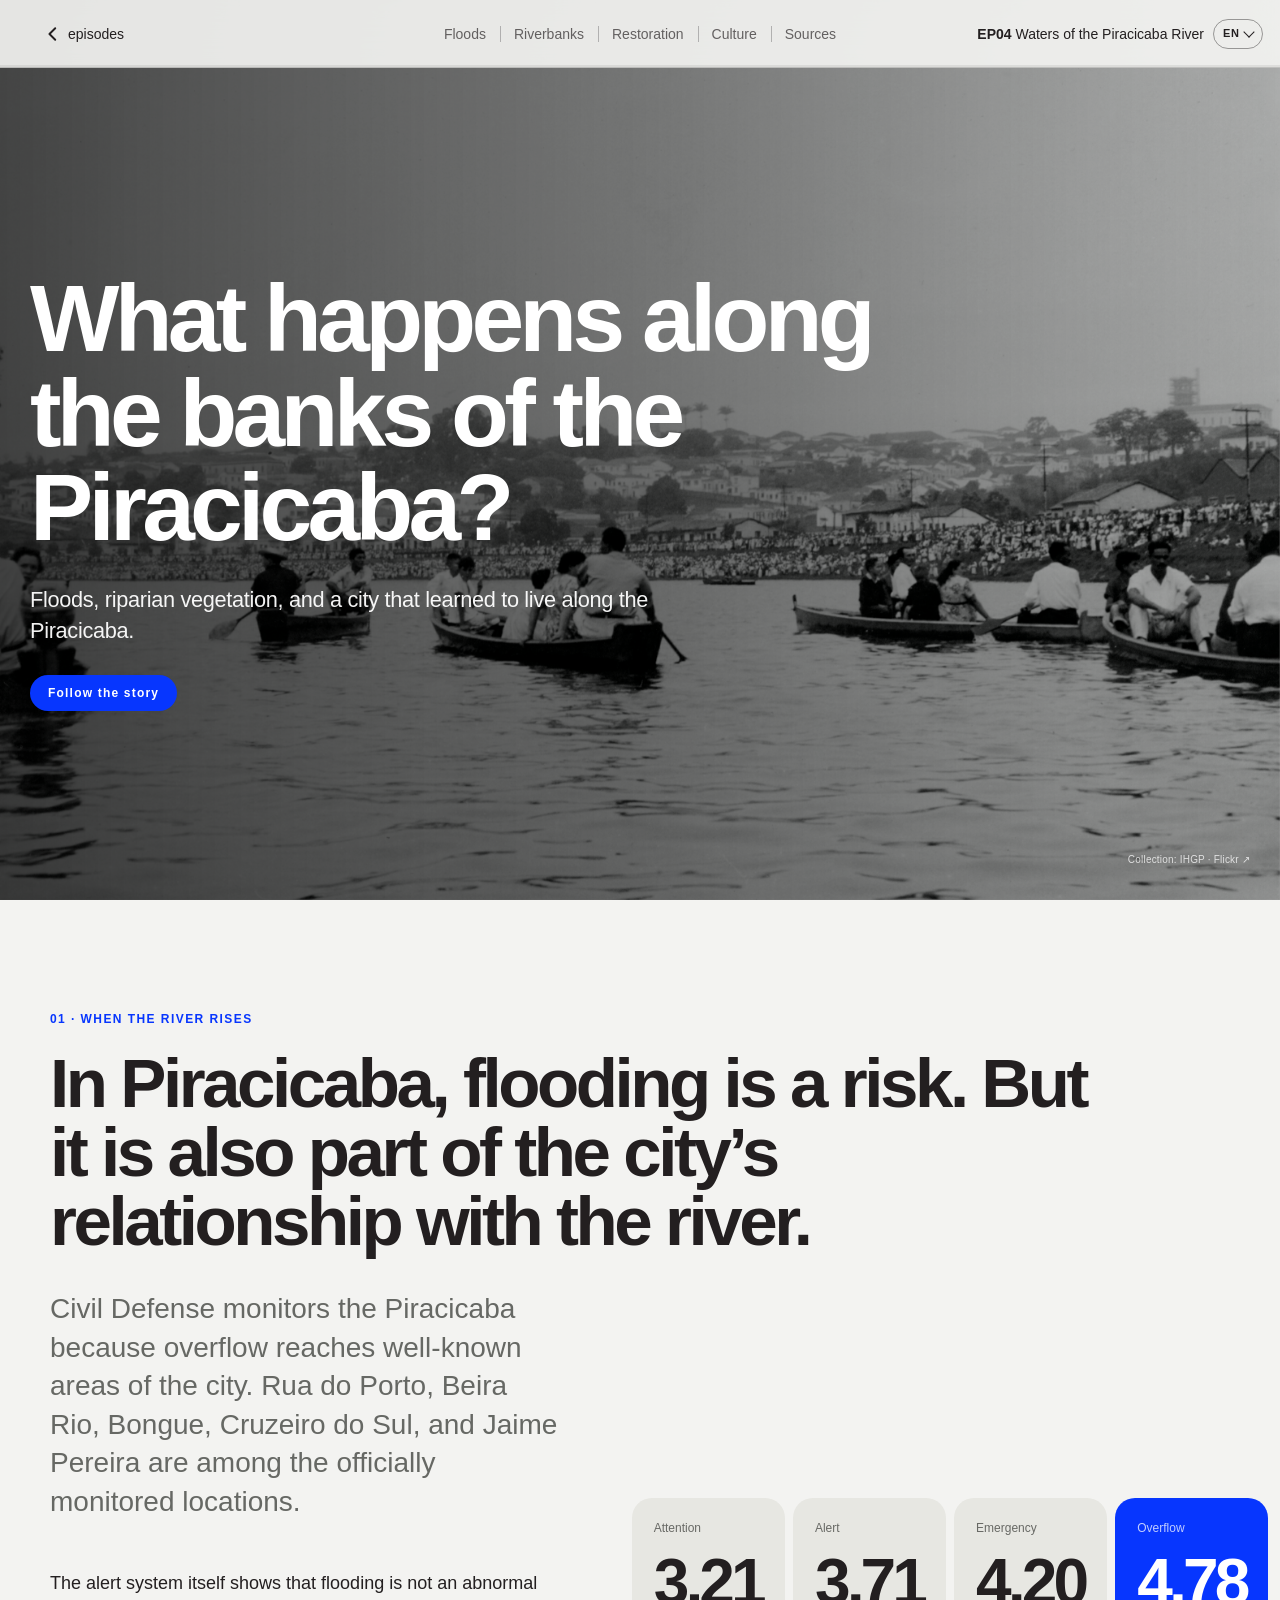
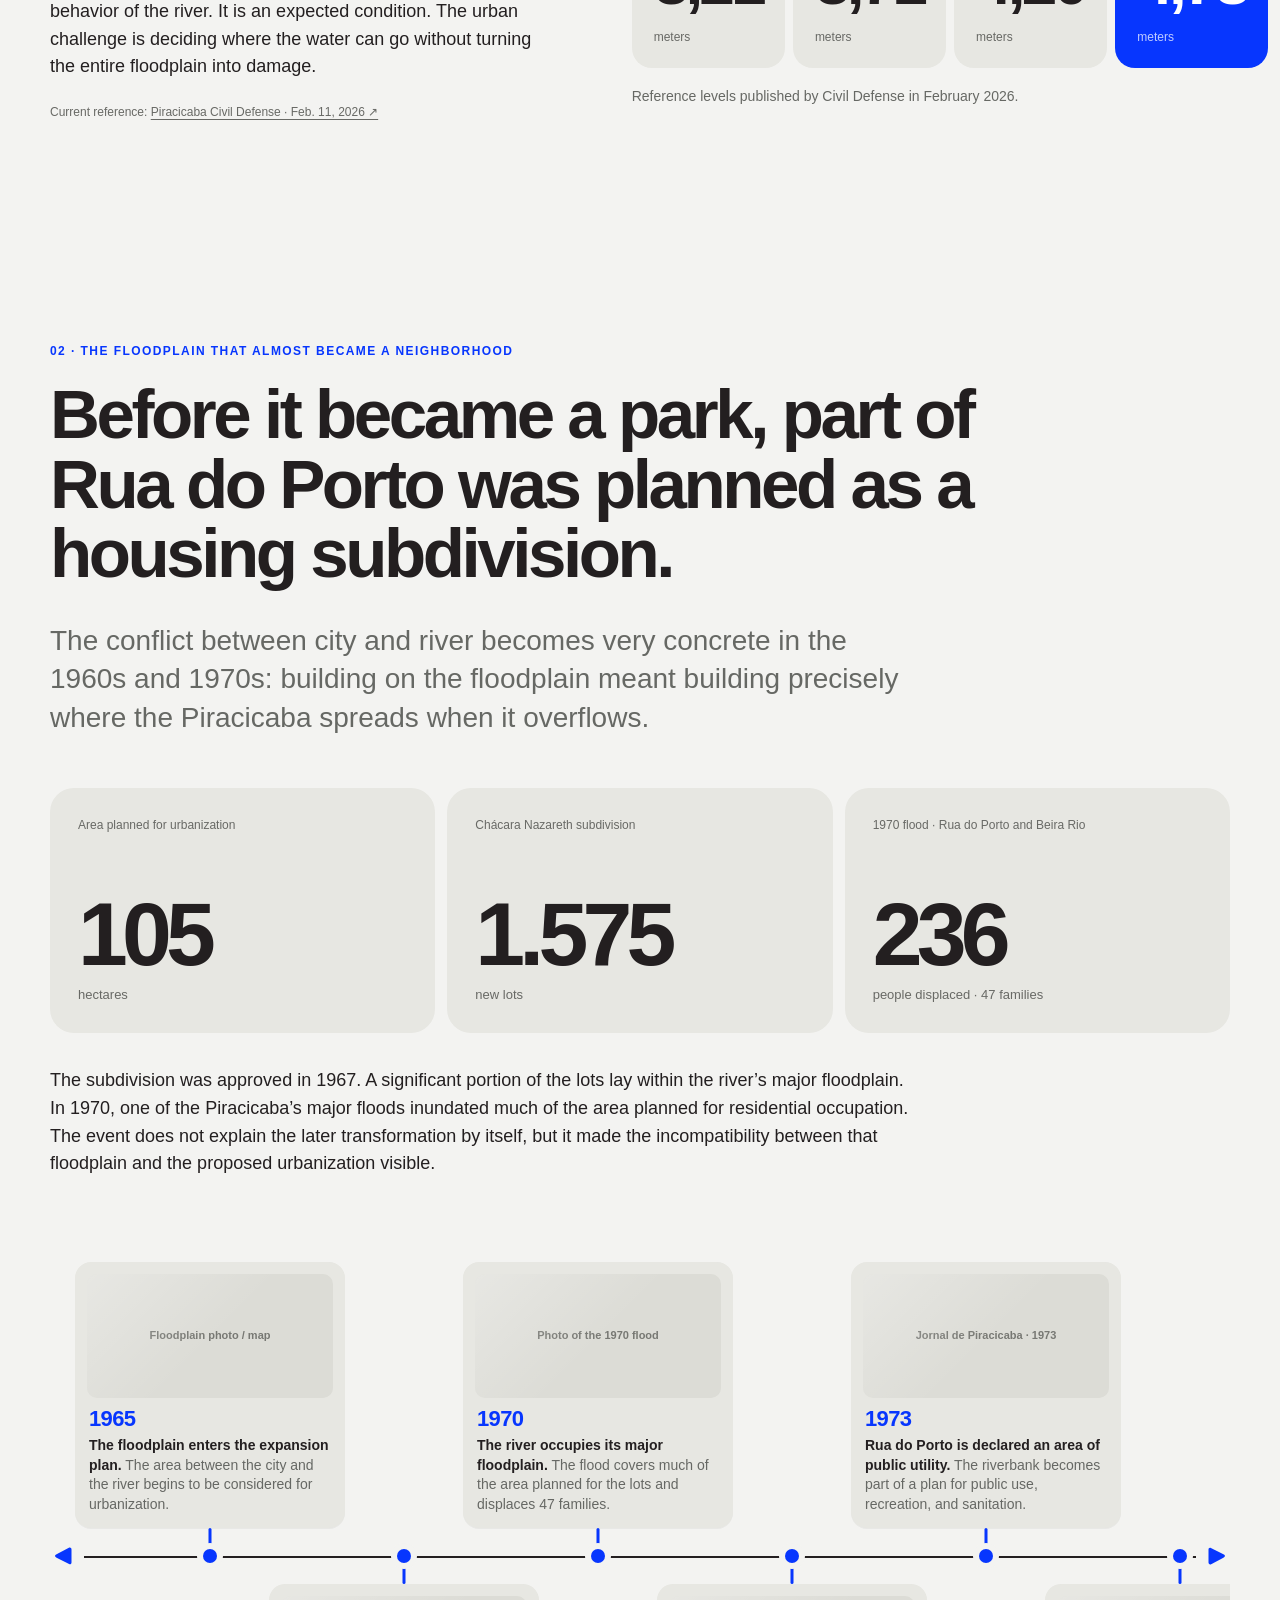
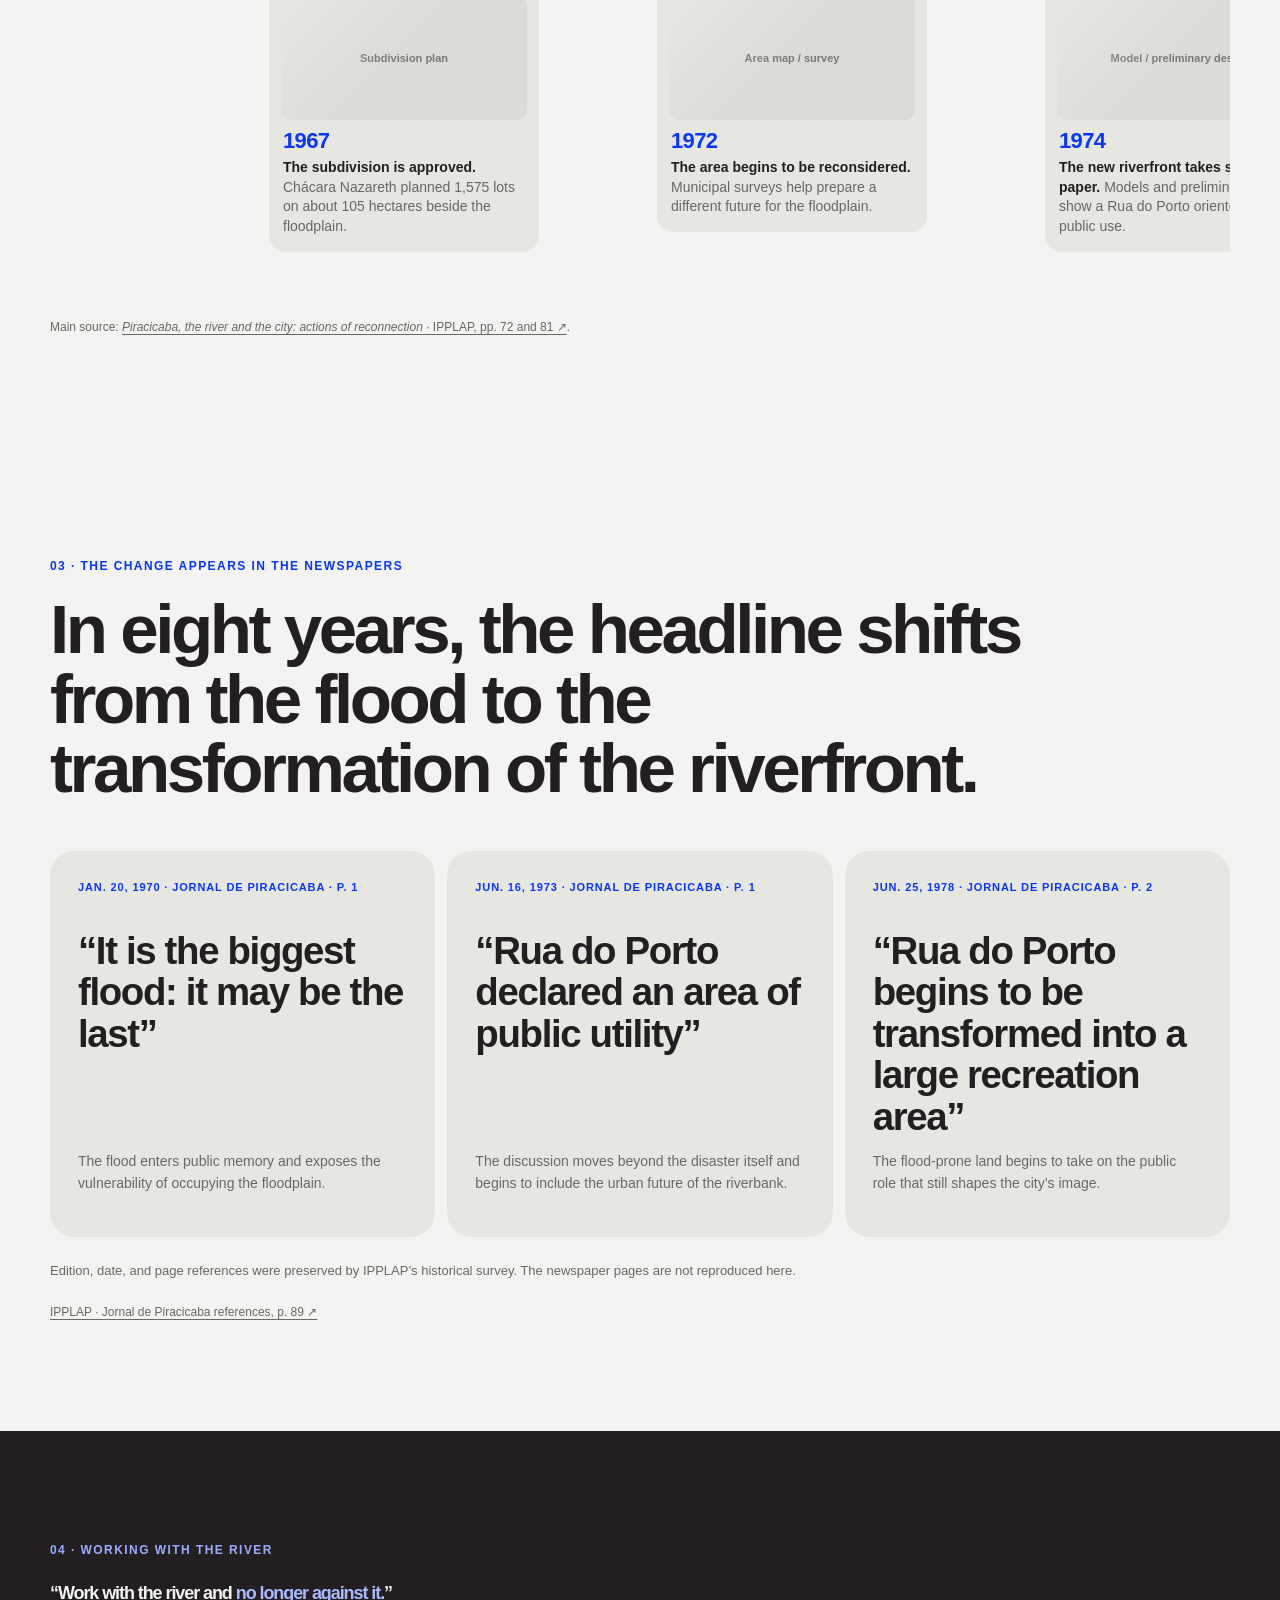
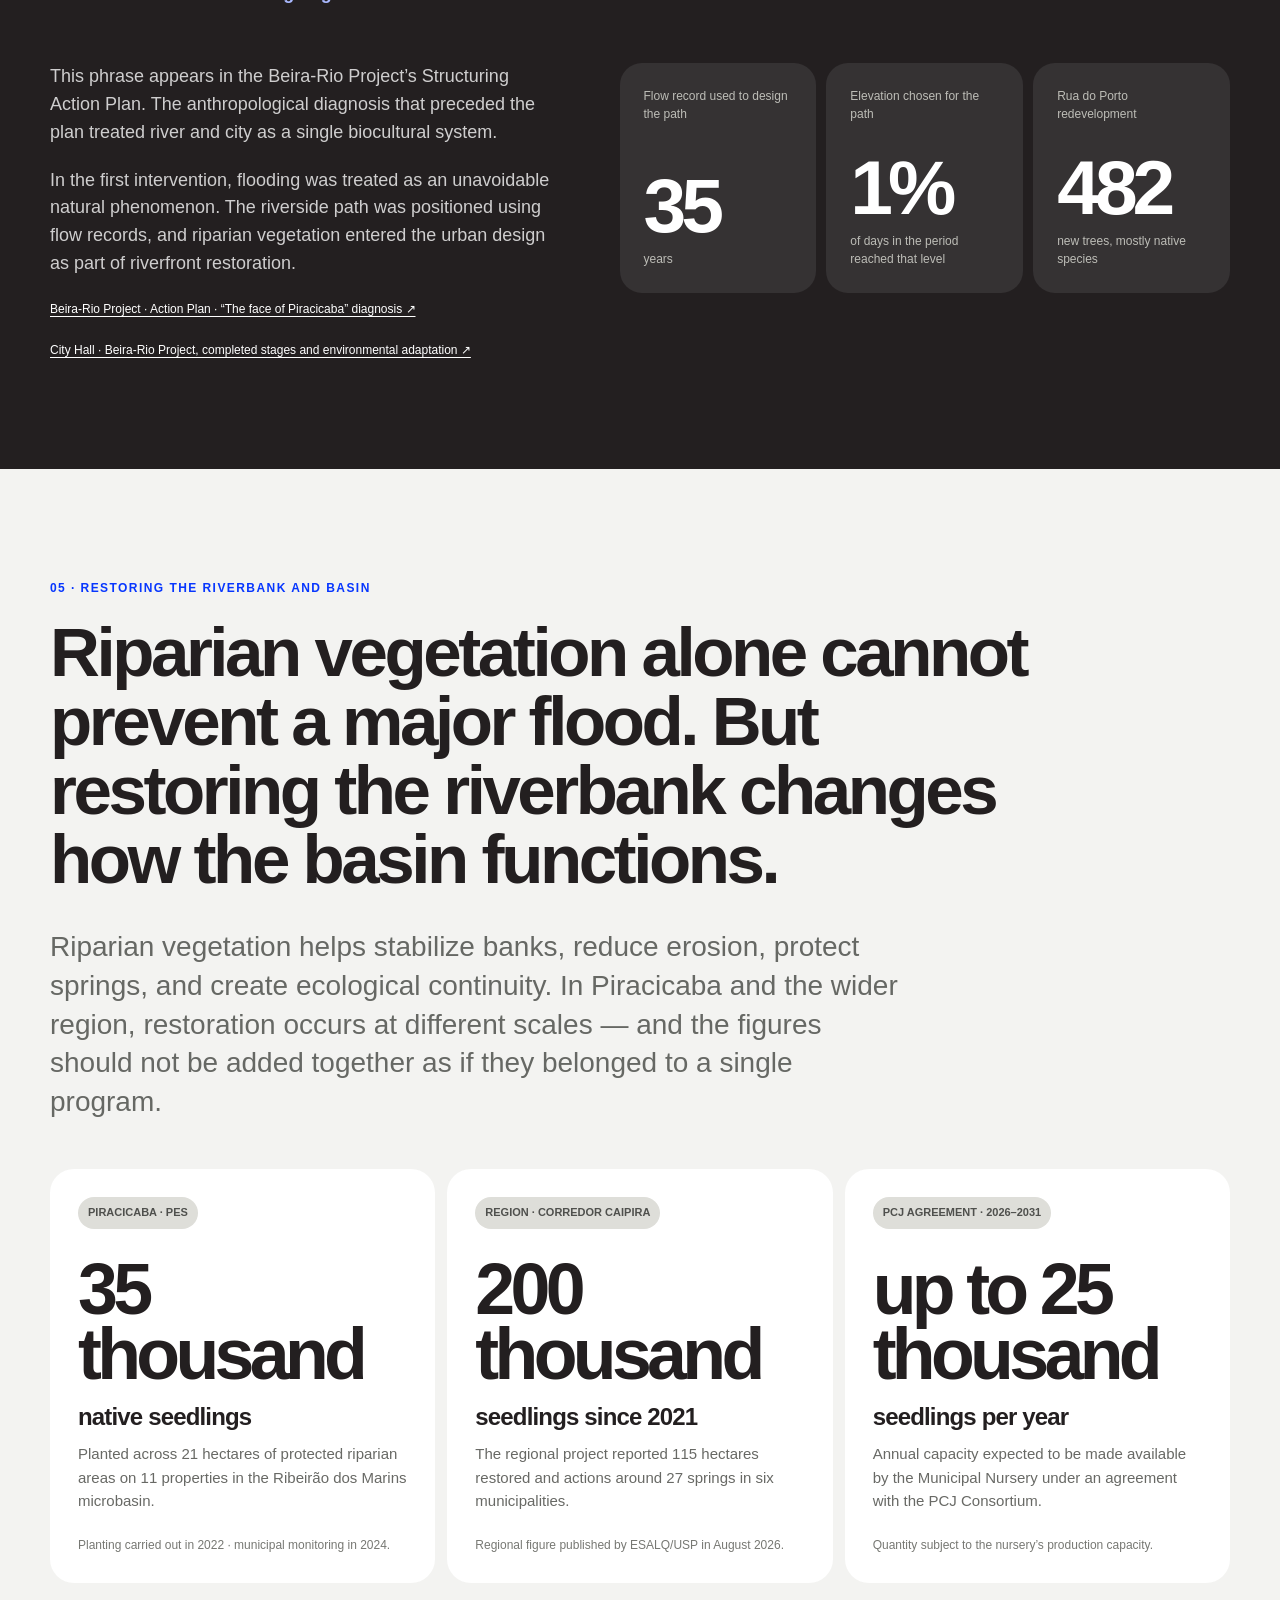
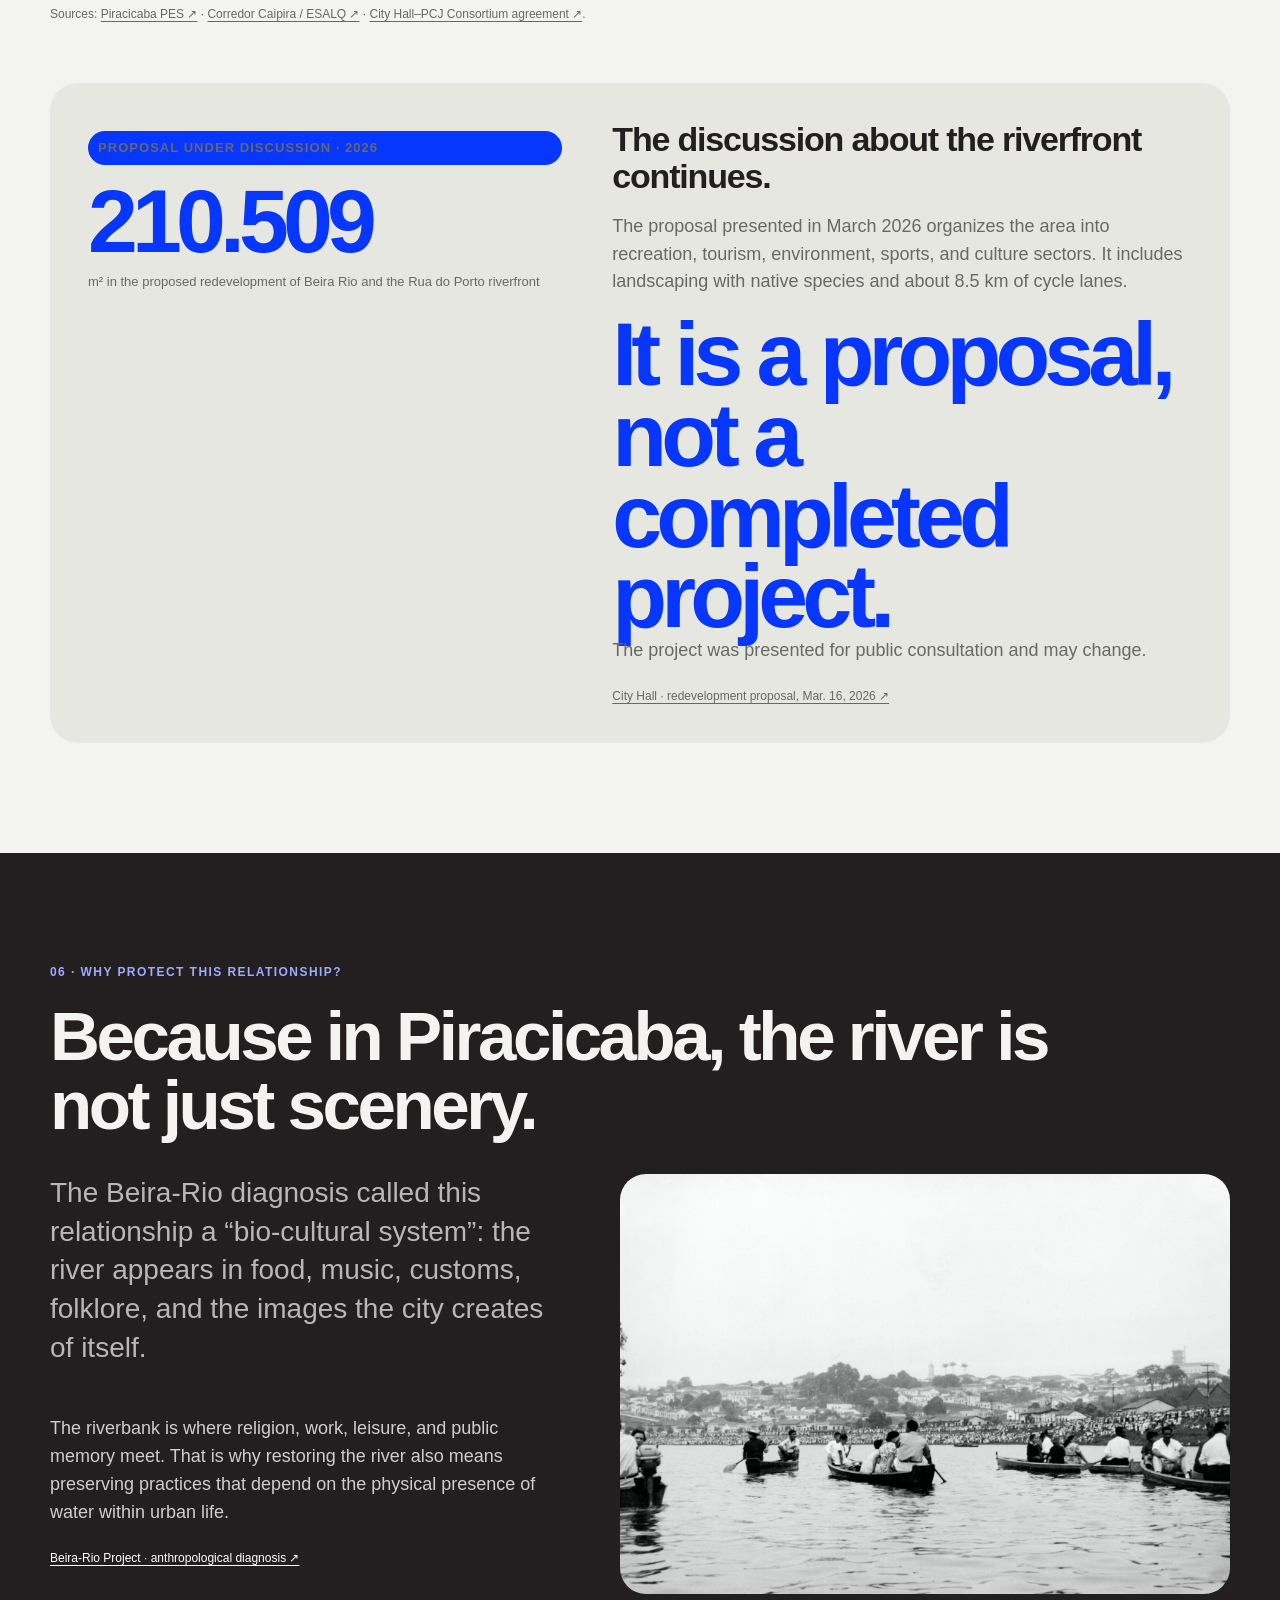
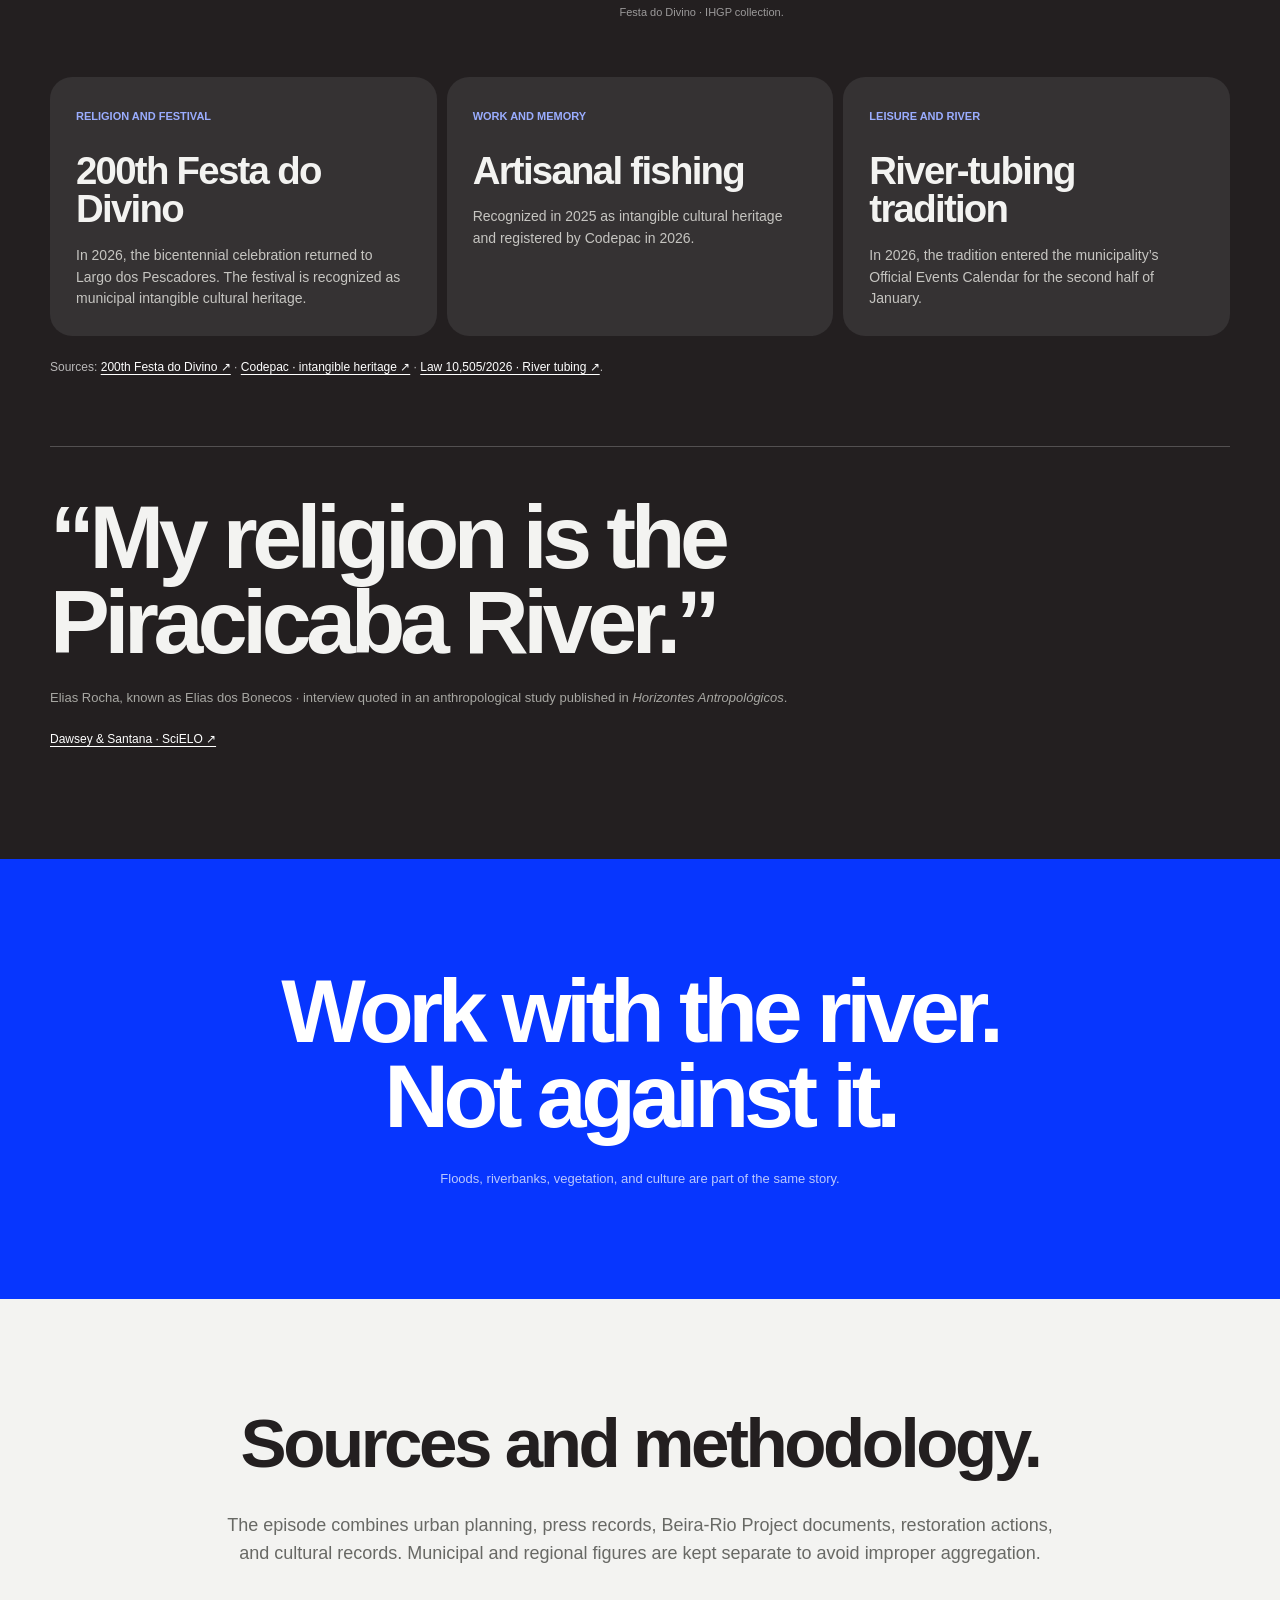
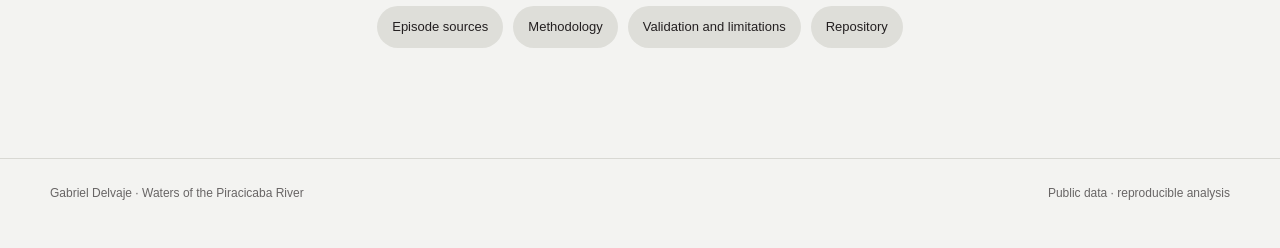
<file: episodio-4-en.html>
<!doctype html>
<html lang="en">
<head>
  <meta charset="utf-8" />
  <meta name="viewport" content="width=device-width,initial-scale=1" />
  <meta name="theme-color" content="#f3f3f1" />
  <meta name="description" content="Floods, riverbanks, riparian restoration, and the cultural relationship between Piracicaba and its river." />
  <title>Episode 4 | The river needs space</title>
  <link rel="icon" href="data:image/svg+xml,%3Csvg xmlns=%22http://www.w3.org/2000/svg%22 viewBox=%220 0 100 100%22%3E%3Ctext y=%22.9em%22 font-size=%2290%22%3E%F0%9F%92%A7%3C/text%3E%3C/svg%3E" />
  <link rel="preload" as="image" href="assets/site/episodes/episodio-4/hero/festa-do-divino-rio-piracicaba.jpg" fetchpriority="high" />
  <link rel="stylesheet" href="assets/site/css/series.css?v=20261007-reading-progress" />
  <link rel="stylesheet" href="assets/site/css/page-transition.css?v=20261002-return-composited" />
  <link rel="stylesheet" href="assets/site/css/episodio-4.css?v=20261004-header-timeline-unified" />
  <link rel="alternate" hreflang="pt-BR" href="episodio-4.html" />
  <link rel="alternate" hreflang="en" href="episodio-4-en.html" />
  <script src="assets/site/js/language-switch.js?v=20261007-portfolio-embed"></script>
</head>
<body class="episode-page episode-4">
  <header class="episode-nav site-header">
    <a class="back-episodes" href="index-en.html#episodios">episodes</a>
    <nav id="episode-mobile-nav" aria-label="Episode navigation">
      <a href="#cheias"><span>Floods</span></a>
      <a href="#margens"><span>Riverbanks</span></a>
      <a href="#recuperacao"><span>Restoration</span></a>
      <a href="#cultura"><span>Culture</span></a>
      <a href="#fontes"><span>Sources</span></a>
    </nav>
    <div class="episode-header-meta">
      <span class="series-title"><strong>EP04</strong> Waters of the Piracicaba River</span>
      <details class="language-menu language-menu-header">
          <summary aria-label="Language: EN"><span>EN</span></summary>
          <div class="language-menu-popover" role="menu" aria-label="Language">
            <a href="episodio-4.html" data-language-link>PT</a><span aria-current="true">EN</span>
          </div>
        </details>
    </div>
    <button class="mobile-menu-toggle" type="button" aria-label="Open episode menu" aria-expanded="false" aria-controls="episode-mobile-nav">
      <span aria-hidden="true"></span><span aria-hidden="true"></span><span aria-hidden="true"></span>
    </button>
  </header>

  <main id="top">
    <section class="episode-cover series-shell">
      <img class="episode-cover-image" src="assets/site/episodes/episodio-4/hero/festa-do-divino-rio-piracicaba.jpg" alt="" fetchpriority="high" decoding="sync" />
      <h1>What happens along the banks of the Piracicaba?</h1>
      <p class="lead">Floods, riparian vegetation, and a city that learned to live along the Piracicaba.</p>
      <a class="episode-scroll-cue" href="#cheias"><span>Follow the story</span></a>
      <a class="hero-photo-credit" href="https://www.flickr.com/photos/ihgp/9492946593/in/album-72157634961019374" target="_blank" rel="noreferrer">Collection: IHGP · Flickr ↗︎</a>
    </section>

    <section class="ep4-section" id="cheias">
      <div class="ep4-shell">
        <p class="ep4-kicker">01 · When the river rises</p>
        <h2>In Piracicaba, flooding is a risk. But it is also part of the city’s relationship with the river.</h2>
        <div class="ep4-opening-grid">
          <div class="ep4-opening-copy">
            <p class="ep4-lead">Civil Defense monitors the Piracicaba because overflow reaches well-known areas of the city. Rua do Porto, Beira Rio, Bongue, Cruzeiro do Sul, and Jaime Pereira are among the officially monitored locations.</p>
            <p>The alert system itself shows that flooding is not an abnormal behavior of the river. It is an expected condition. The urban challenge is deciding where the water can go without turning the entire floodplain into damage.</p>
            <p class="ep4-source">Current reference: <a href="https://piracicaba.sp.gov.br/noticias/prefeitura-monitora-nivel-dos-rios-e-interdita-vias-apos-chuvas-nesta-quarta-feira-11-02/" target="_blank" rel="noreferrer">Piracicaba Civil Defense · Feb. 11, 2026 ↗</a></p>
          </div>
          <div>
            <div class="ep4-river-levels" aria-label="Piracicaba River reference levels">
              <article class="ep4-level"><span>Attention</span><strong>3,21</strong><span>meters</span></article>
              <article class="ep4-level"><span>Alert</span><strong>3,71</strong><span>meters</span></article>
              <article class="ep4-level"><span>Emergency</span><strong>4,20</strong><span>meters</span></article>
              <article class="ep4-level is-overflow"><span>Overflow</span><strong>4,78</strong><span>meters</span></article>
            </div>
            <p class="ep4-risk-line">Reference levels published by Civil Defense in February 2026.</p>
          </div>
        </div>
      </div>
    </section>

    <section class="ep4-section" id="varzea">
      <div class="ep4-shell">
        <p class="ep4-kicker">02 · The floodplain that almost became a neighborhood</p>
        <h2>Before it became a park, part of Rua do Porto was planned as a housing subdivision.</h2>
        <p class="ep4-lead">The conflict between city and river becomes very concrete in the 1960s and 1970s: building on the floodplain meant building precisely where the Piracicaba spreads when it overflows.</p>

        <div class="ep4-history-stats">
          <article class="ep4-stat-card"><span>Area planned for urbanization</span><strong>105</strong><small>hectares</small></article>
          <article class="ep4-stat-card"><span>Chácara Nazareth subdivision</span><strong>1.575</strong><small>new lots</small></article>
          <article class="ep4-stat-card"><span>1970 flood · Rua do Porto and Beira Rio</span><strong>236</strong><small>people displaced · 47 families</small></article>
        </div>

        <p class="ep4-history-note">The subdivision was approved in 1967. A significant portion of the lots lay within the river’s major floodplain. In 1970, one of the Piracicaba’s major floods inundated much of the area planned for residential occupation. The event does not explain the later transformation by itself, but it made the incompatibility between that floodplain and the proposed urbanization visible.</p>

        <div class="ep4-timeline-carousel" aria-label="Timeline of the transformation of the Piracicaba River banks">
          <div class="ep4-timeline-viewport" data-ep4-timeline-viewport>
            <div class="ep4-timeline-track">
              <article class="ep4-timeline-item">
                <div class="ep4-timeline-content">
                  <div class="ep4-timeline-media"><span>Floodplain photo / map</span></div>
                  <div class="ep4-timeline-entry">
                    <time>1965</time>
                    <p><strong>The floodplain enters the expansion plan.</strong> The area between the city and the river begins to be considered for urbanization.</p>
                  </div>
                </div>
              </article>

              <article class="ep4-timeline-item">
                <div class="ep4-timeline-content">
                  <div class="ep4-timeline-media"><span>Subdivision plan</span></div>
                  <div class="ep4-timeline-entry">
                    <time>1967</time>
                    <p><strong>The subdivision is approved.</strong> Chácara Nazareth planned 1,575 lots on about 105 hectares beside the floodplain.</p>
                  </div>
                </div>
              </article>

              <article class="ep4-timeline-item">
                <div class="ep4-timeline-content">
                  <div class="ep4-timeline-media"><span>Photo of the 1970 flood</span></div>
                  <div class="ep4-timeline-entry">
                    <time>1970</time>
                    <p><strong>The river occupies its major floodplain.</strong> The flood covers much of the area planned for the lots and displaces 47 families.</p>
                  </div>
                </div>
              </article>

              <article class="ep4-timeline-item">
                <div class="ep4-timeline-content">
                  <div class="ep4-timeline-media"><span>Area map / survey</span></div>
                  <div class="ep4-timeline-entry">
                    <time>1972</time>
                    <p><strong>The area begins to be reconsidered.</strong> Municipal surveys help prepare a different future for the floodplain.</p>
                  </div>
                </div>
              </article>

              <article class="ep4-timeline-item">
                <div class="ep4-timeline-content">
                  <div class="ep4-timeline-media"><span>Jornal de Piracicaba · 1973</span></div>
                  <div class="ep4-timeline-entry">
                    <time>1973</time>
                    <p><strong>Rua do Porto is declared an area of public utility.</strong> The riverbank becomes part of a plan for public use, recreation, and sanitation.</p>
                  </div>
                </div>
              </article>

              <article class="ep4-timeline-item">
                <div class="ep4-timeline-content">
                  <div class="ep4-timeline-media"><span>Model / preliminary design</span></div>
                  <div class="ep4-timeline-entry">
                    <time>1974</time>
                    <p><strong>The new riverfront takes shape on paper.</strong> Models and preliminary designs show a Rua do Porto oriented toward public use.</p>
                  </div>
                </div>
              </article>

              <article class="ep4-timeline-item">
                <div class="ep4-timeline-content">
                  <div class="ep4-timeline-media"><span>Photo of the recreation area</span></div>
                  <div class="ep4-timeline-entry">
                    <time>1978</time>
                    <p><strong>The floodplain becomes a recreation area.</strong> About 150,000 m² of lawns and tree-covered areas become public space beside the river.</p>
                  </div>
                </div>
              </article>

              <article class="ep4-timeline-item">
                <div class="ep4-timeline-content">
                  <div class="ep4-timeline-media"><span>Beira-Rio Project</span></div>
                  <div class="ep4-timeline-entry">
                    <time>2001</time>
                    <p><strong>A new idea of how to relate to the river emerges.</strong> Beira-Rio planning begins to advocate interventions integrated with flooding, landscape, and culture.</p>
                  </div>
                </div>
              </article>

              <article class="ep4-timeline-item ep4-timeline-current">
                <div class="ep4-timeline-content">
                  <div class="ep4-timeline-media"><span>Redevelopment proposal · 2026</span></div>
                  <div class="ep4-timeline-entry">
                    <time>2026</time>
                    <p><strong>The discussion continues.</strong> A new redevelopment proposal puts Beira Rio and Rua do Porto back at the center of the urban debate.</p>
                  </div>
                </div>
              </article>
            </div>
          </div>

          <button class="ep4-timeline-nav ep4-timeline-nav-prev" type="button" data-ep4-timeline-prev aria-label="Go back in the timeline" hidden></button>
          <button class="ep4-timeline-nav ep4-timeline-nav-next" type="button" data-ep4-timeline-next aria-label="Move forward in the timeline"></button>
        </div>

        <p class="ep4-source">Main source: <a href="https://piracicaba.sp.gov.br/wp-content/uploads/2023/07/livropronto.pdf#page=72" target="_blank" rel="noreferrer"><em>Piracicaba, the river and the city: actions of reconnection</em> · IPPLAP, pp. 72 and 81 ↗</a>.</p>
      </div>
    </section>

    <section class="ep4-section" id="jornais">
      <div class="ep4-shell">
        <p class="ep4-kicker">03 · The change appears in the newspapers</p>
        <h2>In eight years, the headline shifts from the flood to the transformation of the riverfront.</h2>
        <div class="ep4-newspapers">
          <article class="ep4-news-card">
            <time>JAN. 20, 1970 · JORNAL DE PIRACICABA · P. 1</time>
            <h3>“It is the biggest flood: it may be the last”</h3>
            <p>The flood enters public memory and exposes the vulnerability of occupying the floodplain.</p>
          </article>
          <article class="ep4-news-card">
            <time>JUN. 16, 1973 · JORNAL DE PIRACICABA · P. 1</time>
            <h3>“Rua do Porto declared an area of public utility”</h3>
            <p>The discussion moves beyond the disaster itself and begins to include the urban future of the riverbank.</p>
          </article>
          <article class="ep4-news-card">
            <time>JUN. 25, 1978 · JORNAL DE PIRACICABA · P. 2</time>
            <h3>“Rua do Porto begins to be transformed into a large recreation area”</h3>
            <p>The flood-prone land begins to take on the public role that still shapes the city’s image.</p>
          </article>
        </div>
        <p class="ep4-news-note">Edition, date, and page references were preserved by IPPLAP’s historical survey. The newspaper pages are not reproduced here.</p>
        <p class="ep4-source"><a href="https://piracicaba.sp.gov.br/wp-content/uploads/2023/07/livropronto.pdf#page=89" target="_blank" rel="noreferrer">IPPLAP · Jornal de Piracicaba references, p. 89 ↗</a></p>
      </div>
    </section>

    <section class="ep4-section ep4-dark" id="margens">
      <div class="ep4-shell">
        <p class="ep4-kicker">04 · Working with the river</p>
        <p class="ep4-quote">“Work with the river and <em>no longer against it.</em>”</p>
        <div class="ep4-beira-intro">
          <div class="ep4-beira-copy">
            <p>This phrase appears in the Beira-Rio Project’s Structuring Action Plan. The anthropological diagnosis that preceded the plan treated river and city as a single biocultural system.</p>
            <p>In the first intervention, flooding was treated as an unavoidable natural phenomenon. The riverside path was positioned using flow records, and riparian vegetation entered the urban design as part of riverfront restoration.</p>
            <p class="ep4-source"><a href="https://piracicaba.sp.gov.br/wp-content/uploads/2023/09/PAE-%E2%80%93-Plano-de-Acao-Estruturador-%E2%80%93-parte-1de3.pdf#page=14" target="_blank" rel="noreferrer">Beira-Rio Project · Action Plan · “The face of Piracicaba” diagnosis ↗</a></p>
          </div>
          <div class="ep4-beira-stats">
            <article class="ep4-beira-stat"><span>Flow record used to design the path</span><strong>35</strong><small>years</small></article>
            <article class="ep4-beira-stat"><span>Elevation chosen for the path</span><strong>1%</strong><small>of days in the period reached that level</small></article>
            <article class="ep4-beira-stat"><span>Rua do Porto redevelopment</span><strong>482</strong><small>new trees, mostly native species</small></article>
          </div>
        </div>
        <p class="ep4-source"><a href="https://piracicaba.sp.gov.br/servicos/beira-rio/" target="_blank" rel="noreferrer">City Hall · Beira-Rio Project, completed stages and environmental adaptation ↗</a></p>
      </div>
    </section>

    <section class="ep4-section" id="recuperacao">
      <div class="ep4-shell">
        <p class="ep4-kicker">05 · Restoring the riverbank and basin</p>
        <h2>Riparian vegetation alone cannot prevent a major flood. But restoring the riverbank changes how the basin functions.</h2>
        <p class="ep4-lead">Riparian vegetation helps stabilize banks, reduce erosion, protect springs, and create ecological continuity. In Piracicaba and the wider region, restoration occurs at different scales — and the figures should not be added together as if they belonged to a single program.</p>

        <div class="ep4-recovery-grid">
          <article class="ep4-recovery-card">
            <span class="ep4-scope">PIRACICABA · PES</span>
            <strong>35 thousand</strong>
            <h3>native seedlings</h3>
            <p>Planted across 21 hectares of protected riparian areas on 11 properties in the Ribeirão dos Marins microbasin.</p>
            <small>Planting carried out in 2022 · municipal monitoring in 2024.</small>
          </article>
          <article class="ep4-recovery-card">
            <span class="ep4-scope">REGION · CORREDOR CAIPIRA</span>
            <strong>200 thousand</strong>
            <h3>seedlings since 2021</h3>
            <p>The regional project reported 115 hectares restored and actions around 27 springs in six municipalities.</p>
            <small>Regional figure published by ESALQ/USP in August 2026.</small>
          </article>
          <article class="ep4-recovery-card">
            <span class="ep4-scope">PCJ AGREEMENT · 2026–2031</span>
            <strong>up to 25 thousand</strong>
            <h3>seedlings per year</h3>
            <p>Annual capacity expected to be made available by the Municipal Nursery under an agreement with the PCJ Consortium.</p>
            <small>Quantity subject to the nursery’s production capacity.</small>
          </article>
        </div>

        <p class="ep4-source">Sources: <a href="https://piracicaba.sp.gov.br/noticias/sema-acompanha-desenvolvimento-de-35-mil-mudas-plantadas-na-zona-rural/" target="_blank" rel="noreferrer">Piracicaba PES ↗</a> · <a href="https://www.esalq.usp.br/2026/08/28/corredor-caipira-planta-200-mil-mudas-e-restaura-115-hectares-na-regiao-de-piracicaba/" target="_blank" rel="noreferrer">Corredor Caipira / ESALQ ↗</a> · <a href="https://piracicaba.sp.gov.br/noticias/prefeitura-firma-acordo-com-consorcio-pcj-para-fortalecer-producao-de-mudas-e-reflorestamento/" target="_blank" rel="noreferrer">City Hall–PCJ Consortium agreement ↗</a>.</p>

        <div class="ep4-current-plan">
          <div>
            <span class="ep4-proposal-label">proposal under discussion · 2026</span>
            <strong>210.509</strong>
            <span>m² in the proposed redevelopment of Beira Rio and the Rua do Porto riverfront</span>
          </div>
          <div>
            <h3>The discussion about the riverfront continues.</h3>
            <p>The proposal presented in March 2026 organizes the area into recreation, tourism, environment, sports, and culture sectors. It includes landscaping with native species and about 8.5 km of cycle lanes.</p>
            <p><strong>It is a proposal, not a completed project.</strong> The project was presented for public consultation and may change.</p>
            <p class="ep4-source"><a href="https://piracicaba.sp.gov.br/noticias/prefeitura-apresenta-projeto-de-requalificacao-da-avenida-beira-rio-e-orla-da-rua-do-porto/" target="_blank" rel="noreferrer">City Hall · redevelopment proposal, Mar. 16, 2026 ↗</a></p>
          </div>
        </div>
      </div>
    </section>

    <section class="ep4-section ep4-dark" id="cultura">
      <div class="ep4-shell">
        <p class="ep4-kicker">06 · Why protect this relationship?</p>
        <h2>Because in Piracicaba, the river is not just scenery.</h2>
        <div class="ep4-culture-intro">
          <div class="ep4-culture-copy">
            <p class="ep4-lead">The Beira-Rio diagnosis called this relationship a “bio-cultural system”: the river appears in food, music, customs, folklore, and the images the city creates of itself.</p>
            <p>The riverbank is where religion, work, leisure, and public memory meet. That is why restoring the river also means preserving practices that depend on the physical presence of water within urban life.</p>
            <p class="ep4-source"><a href="https://piracicaba.sp.gov.br/servicos/beira-rio/" target="_blank" rel="noreferrer">Beira-Rio Project · anthropological diagnosis ↗</a></p>
          </div>
          <figure class="ep4-culture-photo">
            <img src="assets/site/episodes/episodio-4/hero/festa-do-divino-rio-piracicaba.jpg" alt="Festa do Divino on the banks of the Piracicaba River" loading="lazy" decoding="async">
            <figcaption>Festa do Divino · IHGP collection.</figcaption>
          </figure>
        </div>

        <div class="ep4-culture-cards">
          <article class="ep4-culture-card">
            <span>RELIGION AND FESTIVAL</span>
            <strong>200th Festa do Divino</strong>
            <p>In 2026, the bicentennial celebration returned to Largo dos Pescadores. The festival is recognized as municipal intangible cultural heritage.</p>
          </article>
          <article class="ep4-culture-card">
            <span>WORK AND MEMORY</span>
            <strong>Artisanal fishing</strong>
            <p>Recognized in 2025 as intangible cultural heritage and registered by Codepac in 2026.</p>
          </article>
          <article class="ep4-culture-card">
            <span>LEISURE AND RIVER</span>
            <strong>River-tubing tradition</strong>
            <p>In 2026, the tradition entered the municipality’s Official Events Calendar for the second half of January.</p>
          </article>
        </div>

        <p class="ep4-source">Sources: <a href="https://piracicaba.sp.gov.br/eventos/200a-festa-do-divino-espirito-santo/" target="_blank" rel="noreferrer">200th Festa do Divino ↗</a> · <a href="https://conselhos.piracicaba.sp.gov.br/codepac/relacao-de-bens-imateriais/" target="_blank" rel="noreferrer">Codepac · intangible heritage ↗</a> · <a href="https://diariooficial.piracicaba.sp.gov.br/download/2026/03/26" target="_blank" rel="noreferrer">Law 10,505/2026 · River tubing ↗</a>.</p>

        <div class="ep4-elias">
          <blockquote>“My religion is the Piracicaba River.”</blockquote>
          <cite>Elias Rocha, known as Elias dos Bonecos · interview quoted in an anthropological study published in <em>Horizontes Antropológicos</em>.</cite>
          <p class="ep4-source"><a href="https://www.scielo.br/j/ha/a/htBmHVc4gYxpwQrB5W676Bv/?lang=pt" target="_blank" rel="noreferrer">Dawsey & Santana · SciELO ↗</a></p>
        </div>
      </div>
    </section>

    <section class="ep4-ending">
      <div class="ep4-shell">
        <p>Work with the river.<br>Not against it.</p>
        <small>Floods, riverbanks, vegetation, and culture are part of the same story.</small>
      </div>
    </section>

    <section class="ep4-section ep4-sources" id="fontes">
      <div class="ep4-shell">
        <h2>Sources and methodology.</h2>
        <div class="ep4-sources-copy">
          <p>The episode combines urban planning, press records, Beira-Rio Project documents, restoration actions, and cultural records. Municipal and regional figures are kept separate to avoid improper aggregation.</p>
        </div>
        <div class="ep4-pills">
          <button type="button" data-dialog="ep4-fontes">Episode sources</button>
          <button type="button" data-dialog="ep4-metodo">Methodology</button>
          <button type="button" data-dialog="ep4-limites">Validation and limitations</button>
          <a href="https://github.com/gabrieldelvaje/agua-piracicaba" target="_blank" rel="noreferrer">Repository</a>
        </div>
      </div>
    </section>
  </main>

  <footer class="site-footer">
    <span>Gabriel Delvaje · Waters of the Piracicaba River</span>
    <span>Public data · reproducible analysis</span>
  </footer>

  <dialog id="ep4-fontes" class="ep4-dialog" aria-labelledby="ep4-fontes-title">
    <button class="ep4-close" data-close aria-label="Close">×</button>
    <h2 id="ep4-fontes-title">Episode sources</h2>
    <article><h3>IPPLAP · Piracicaba, the river and the city</h3><p>History of the subdivision, the 1970 flood, expropriations, creation of the Área de Lazer do Trabalhador, and Jornal de Piracicaba references. Highlights: pp. 72, 81, and 89.</p><a href="https://piracicaba.sp.gov.br/wp-content/uploads/2023/07/livropronto.pdf" target="_blank" rel="noreferrer">Open PDF ↗</a></article>
    <article><h3>Beira-Rio Project · Structuring Action Plan</h3><p>“The face of Piracicaba” diagnosis, bio-cultural system, and the guideline to “work with the river and no longer against it.”</p><a href="https://piracicaba.sp.gov.br/wp-content/uploads/2023/09/PAE-%E2%80%93-Plano-de-Acao-Estruturador-%E2%80%93-parte-1de3.pdf" target="_blank" rel="noreferrer">Open PDF ↗</a></article>
    <article><h3>City Hall · Beira-Rio Project</h3><p>Path design criterion based on 35 years of flow records, the inevitability of floods, and the planting of 482 trees in the first intervention.</p><a href="https://piracicaba.sp.gov.br/servicos/beira-rio/" target="_blank" rel="noreferrer">Open source ↗</a></article>
    <article><h3>Civil Defense · reference levels</h3><p>Attention, alert, emergency, overflow levels, and areas susceptible to Piracicaba River flooding.</p><a href="https://piracicaba.sp.gov.br/noticias/prefeitura-monitora-nivel-dos-rios-e-interdita-vias-apos-chuvas-nesta-quarta-feira-11-02/" target="_blank" rel="noreferrer">Open source ↗</a></article>
    <article><h3>Piracicaba PES · Ribeirão dos Marins</h3><p>35 thousand native seedlings across 21 hectares of protected riparian areas on 11 properties.</p><a href="https://piracicaba.sp.gov.br/noticias/sema-acompanha-desenvolvimento-de-35-mil-mudas-plantadas-na-zona-rural/" target="_blank" rel="noreferrer">Open source ↗</a></article>
    <article><h3>ESALQ/USP · Corredor Caipira</h3><p>200 thousand seedlings, 115 hectares restored, and areas around 27 springs; regional data covering six municipalities.</p><a href="https://www.esalq.usp.br/2026/08/28/corredor-caipira-planta-200-mil-mudas-e-restaura-115-hectares-na-regiao-de-piracicaba/" target="_blank" rel="noreferrer">Open source ↗</a></article>
    <article><h3>City Hall + PCJ Consortium</h3><p>Cooperation agreement providing for up to 25 thousand native seedlings per year, depending on Municipal Nursery capacity.</p><a href="https://piracicaba.sp.gov.br/noticias/prefeitura-firma-acordo-com-consorcio-pcj-para-fortalecer-producao-de-mudas-e-reflorestamento/" target="_blank" rel="noreferrer">Open source ↗</a></article>
    <article><h3>Heritage and culture</h3><p>200th Festa do Divino, registration of artisanal fishing, and Law 10,505/2026 on the river-tubing tradition.</p><a href="https://conselhos.piracicaba.sp.gov.br/codepac/relacao-de-bens-imateriais/" target="_blank" rel="noreferrer">Codepac ↗</a></article>
    <article><h3>Elias dos Bonecos · anthropological study</h3><p>Study by John C. Dawsey and Claudia da Silva Santana featuring excerpts from interviews with Elias Rocha and his reciprocal relationship with the river.</p><a href="https://www.scielo.br/j/ha/a/htBmHVc4gYxpwQrB5W676Bv/?lang=pt" target="_blank" rel="noreferrer">SciELO ↗</a></article>
  </dialog>

  <dialog id="ep4-metodo" class="ep4-dialog" aria-labelledby="ep4-metodo-title">
    <button class="ep4-close" data-close aria-label="Close">×</button>
    <h2 id="ep4-metodo-title">Methodology</h2>
    <article><h3>Urban chronology</h3><p>The floodplain’s transformation was reconstructed from the IPPLAP book and the newspaper references preserved in it. The page does not attribute the land-use change to a single event.</p></article>
    <article><h3>Floods</h3><p>The alert levels are parameters published by Civil Defense in 2026. Riparian vegetation is not presented as a barrier capable of preventing major floods.</p></article>
    <article><h3>Restoration</h3><p>Programs at different scales remain separate: the PES is municipal; Corredor Caipira is regional; the seedling agreement describes planned capacity, not completed planting.</p></article>
    <article><h3>Culture</h3><p>Festivals, fishing, and leisure are used as documented evidence of the social relationship with the river. The “bio-cultural” interpretation is attributed to the Beira-Rio Project diagnosis.</p></article>
  </dialog>

  <dialog id="ep4-limites" class="ep4-dialog" aria-labelledby="ep4-limites-title">
    <button class="ep4-close" data-close aria-label="Close">×</button>
    <h2 id="ep4-limites-title">Validation and limitations</h2>
    <article><h3>Historical newspapers</h3><p>The three headlines are cited with date and page based on the IPPLAP bibliography. Full newspaper issues are not reproduced on this page.</p></article>
    <article><h3>2026 project</h3><p>The Beira Rio redevelopment is identified as a proposal under public consultation. Area, sectors, and cycle lanes are not treated as completed works.</p></article>
    <article><h3>Restoration indicators</h3><p>Number of seedlings does not automatically equal successfully restored area. Where the source provides hectares and springs, those figures are retained in their original context.</p></article>
    <article><h3>Interpretation</h3><p>The conclusion about the cultural relationship with the river is built from urban-planning documents, intangible heritage, and anthropological research; it is not treated as a quantitative measure of public opinion.</p></article>
  </dialog>

  <button class="ep4-top" aria-label="Back to top">↑</button>
  <script src="assets/site/js/episodio-4.js?v=20261001-timeline-ep1"></script>
  <script src="assets/site/js/page-transition.js?v=20261002-bilingual2"></script>
</body>
</html>
</file>
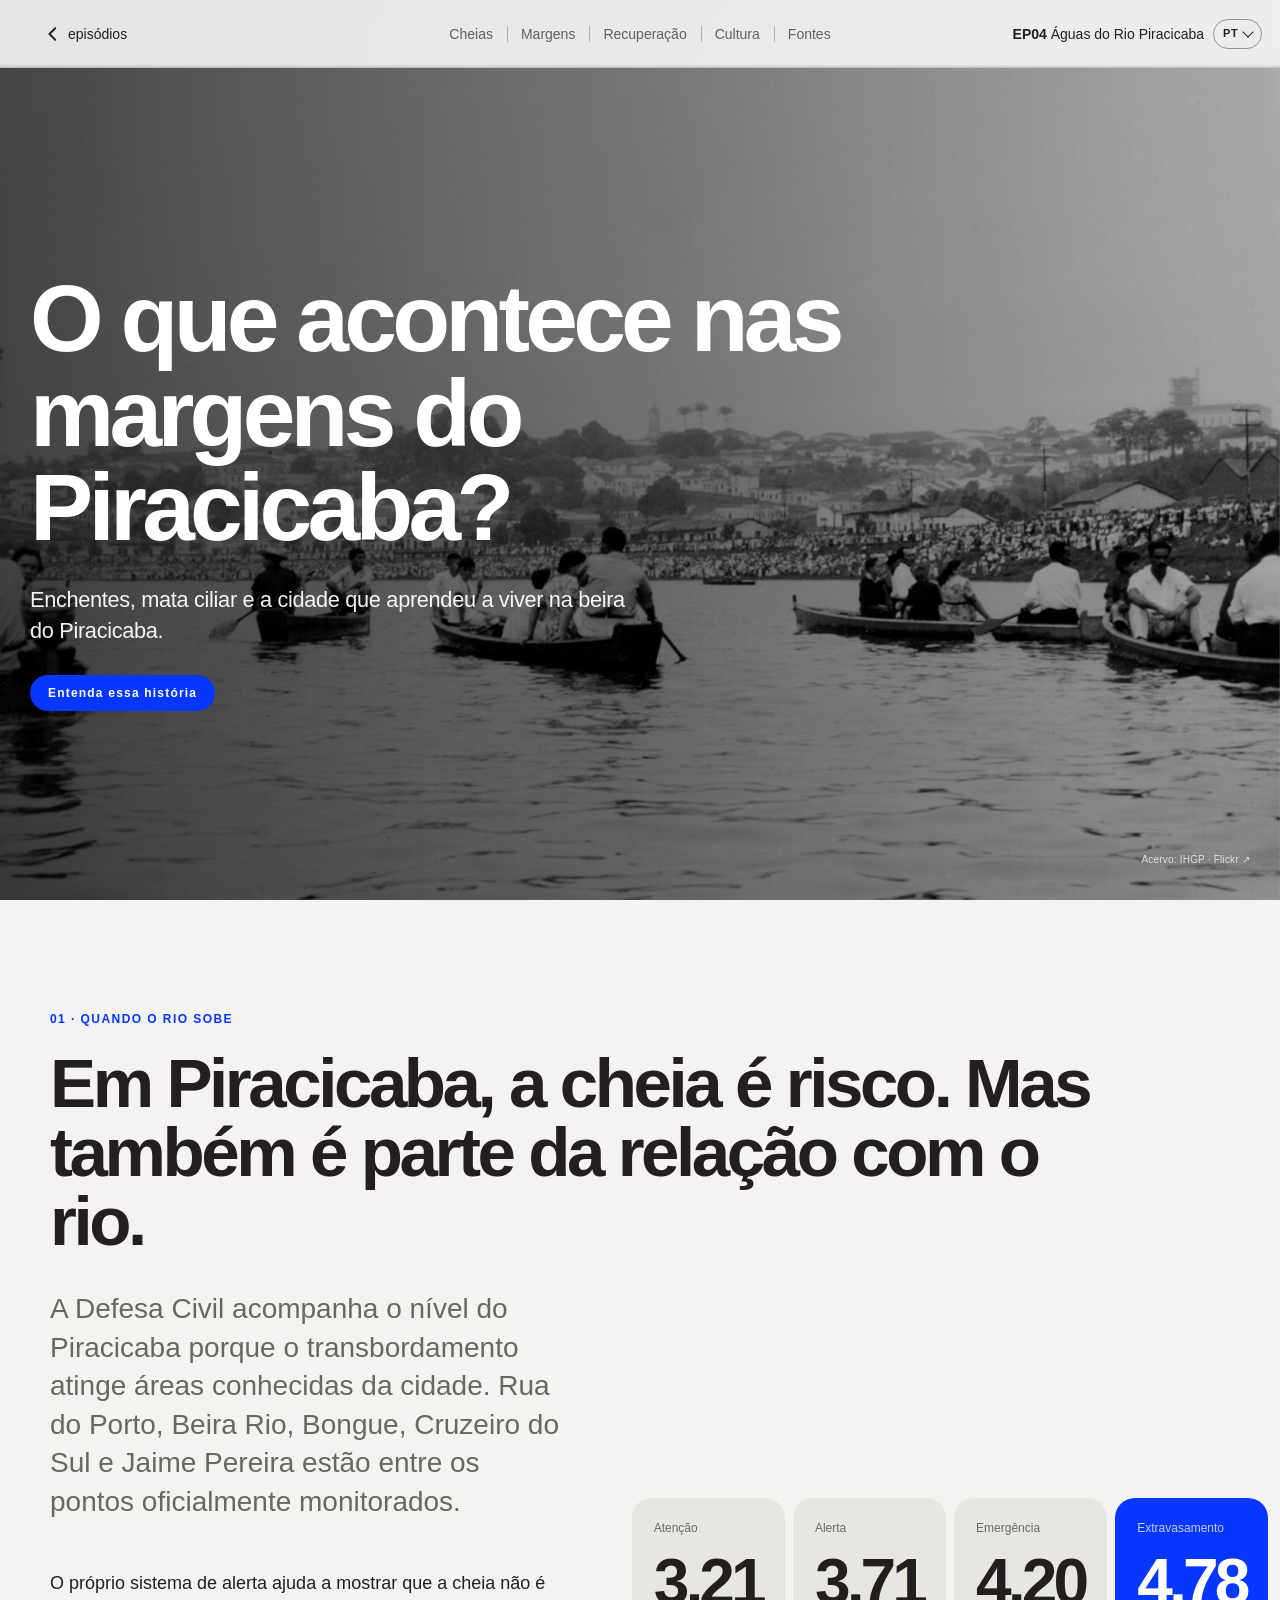
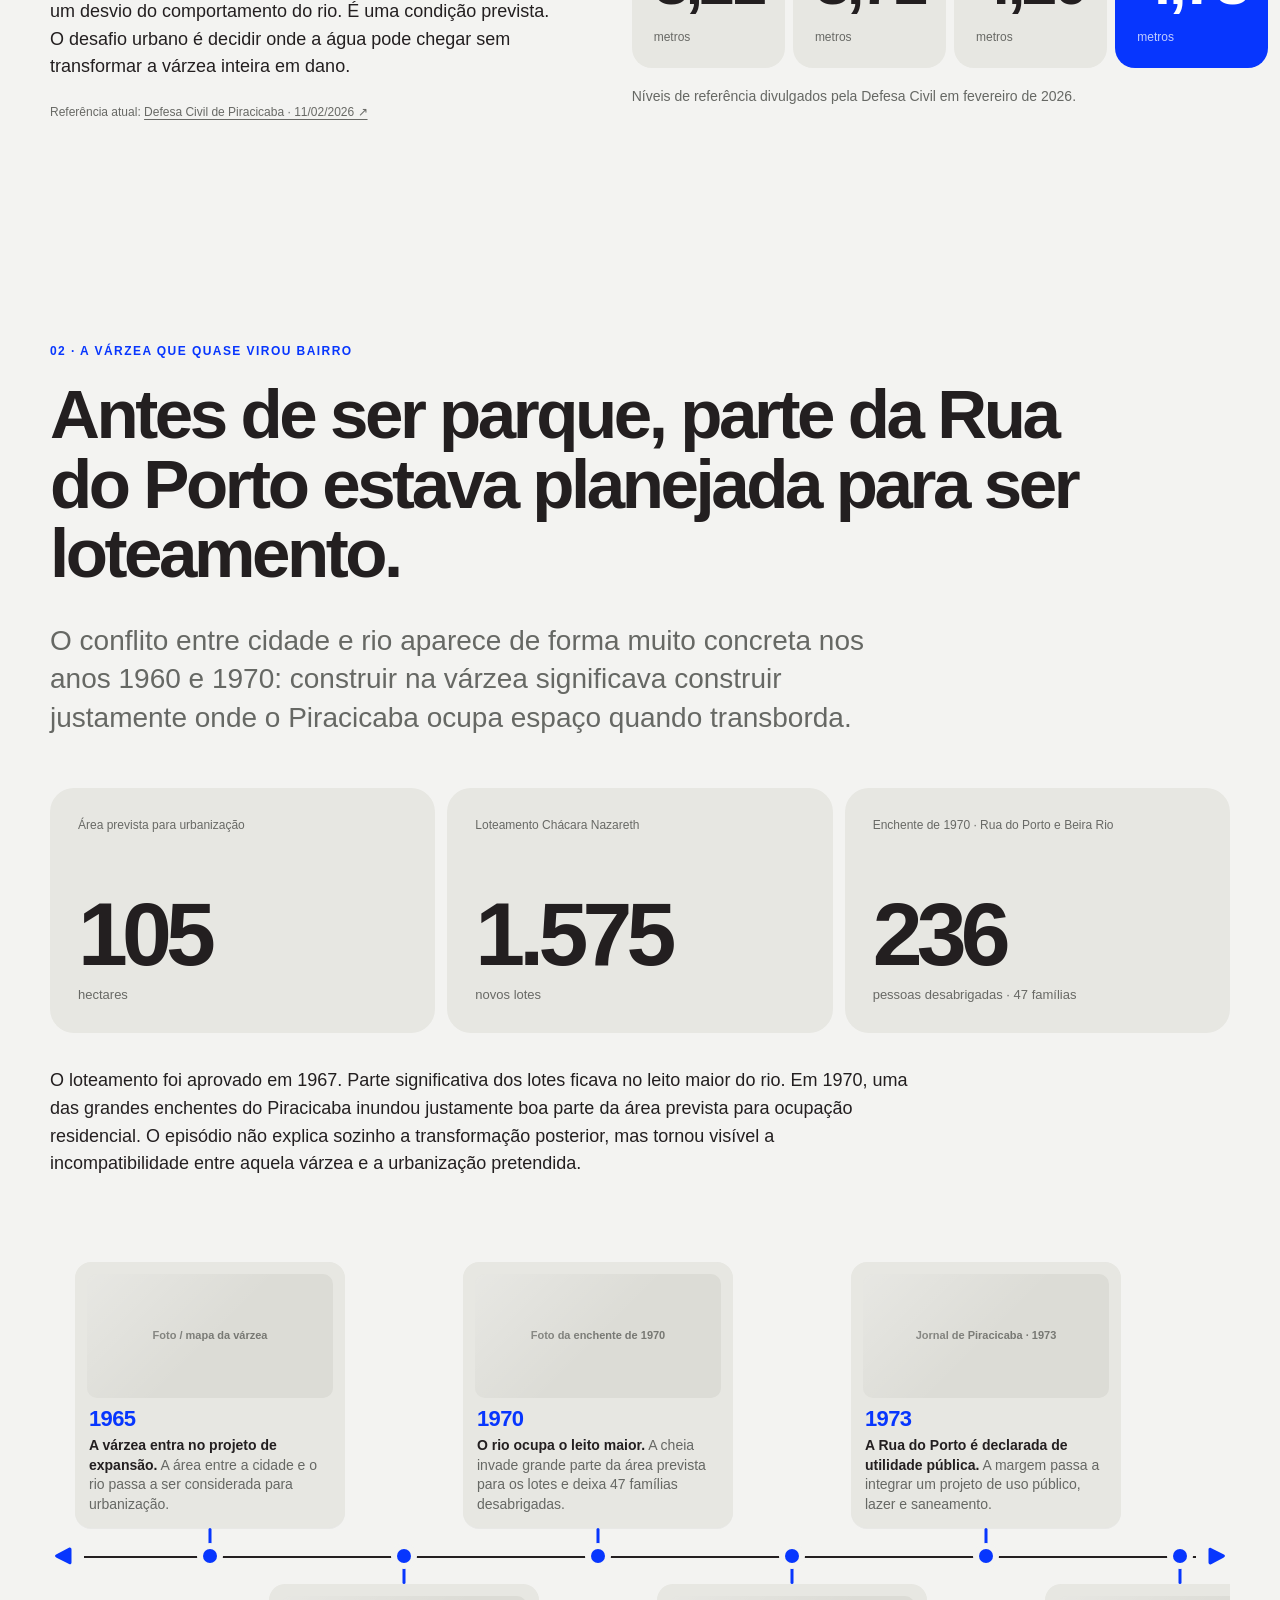
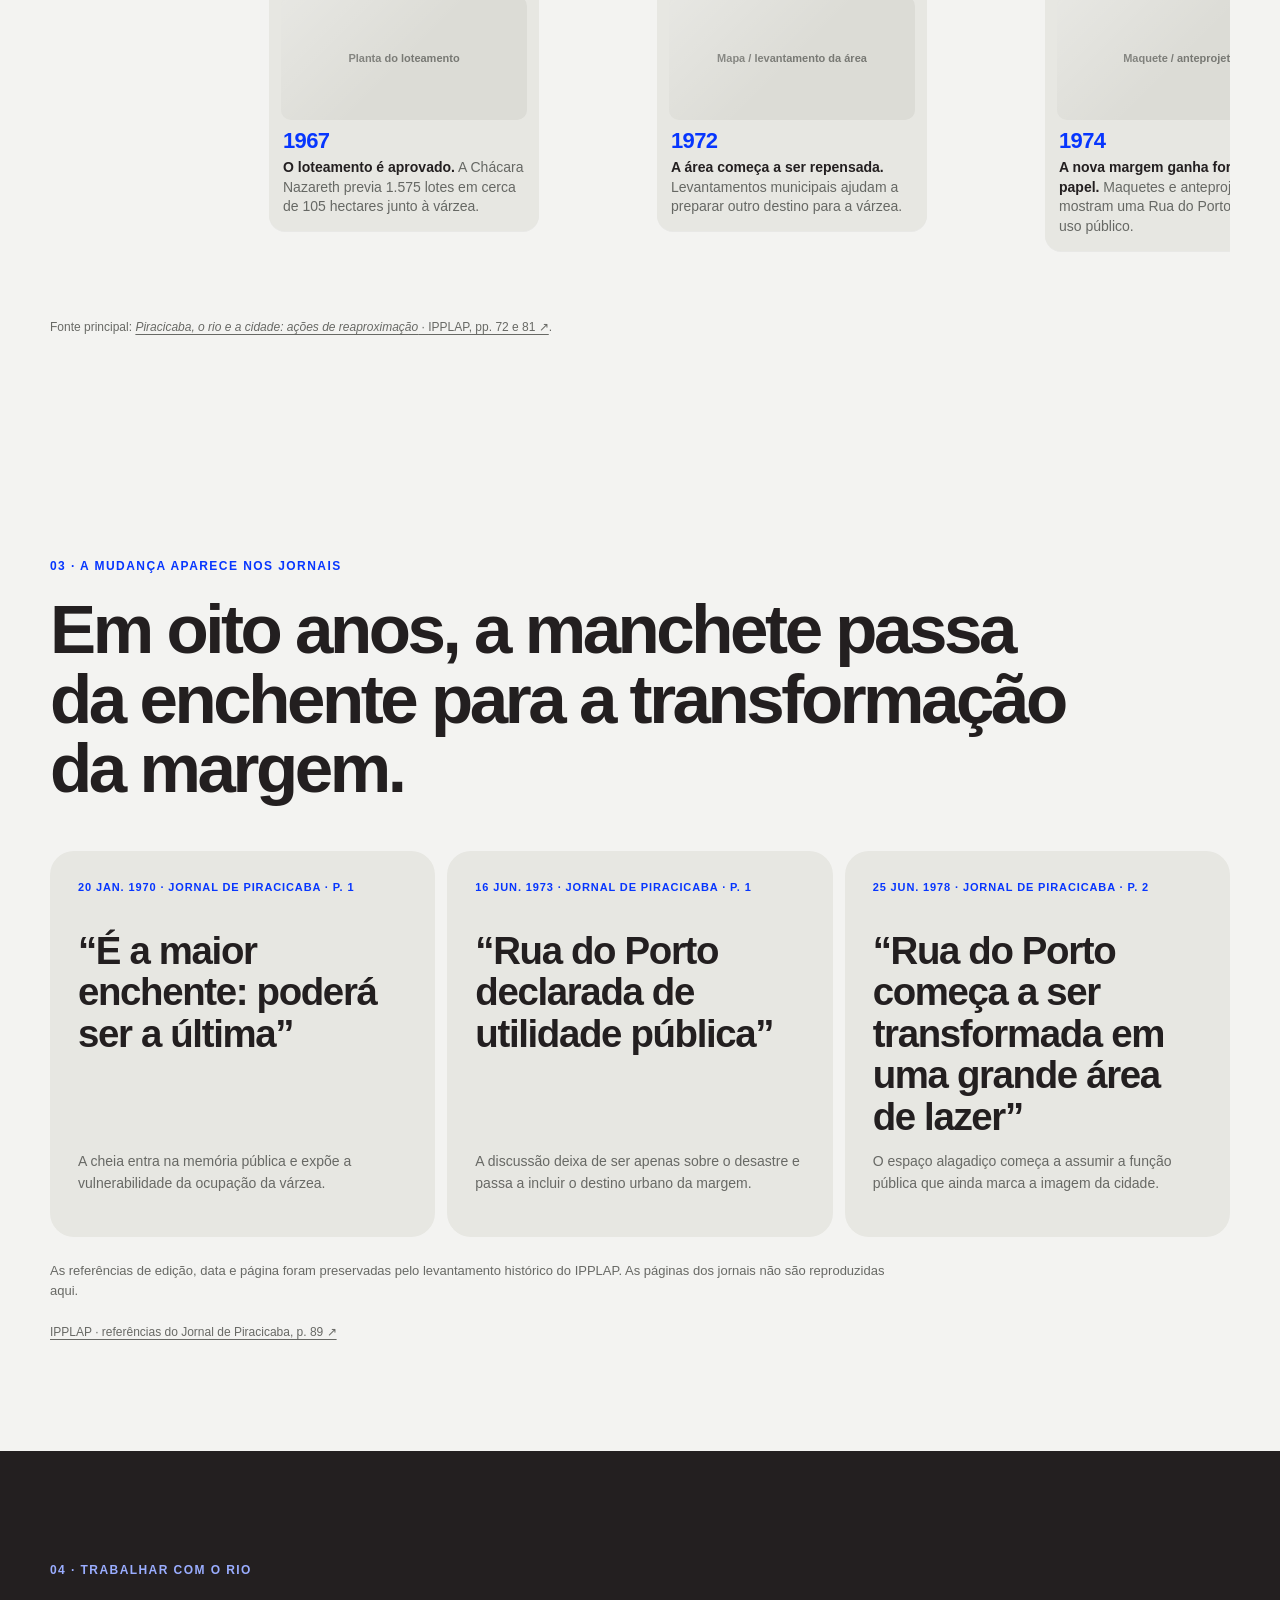
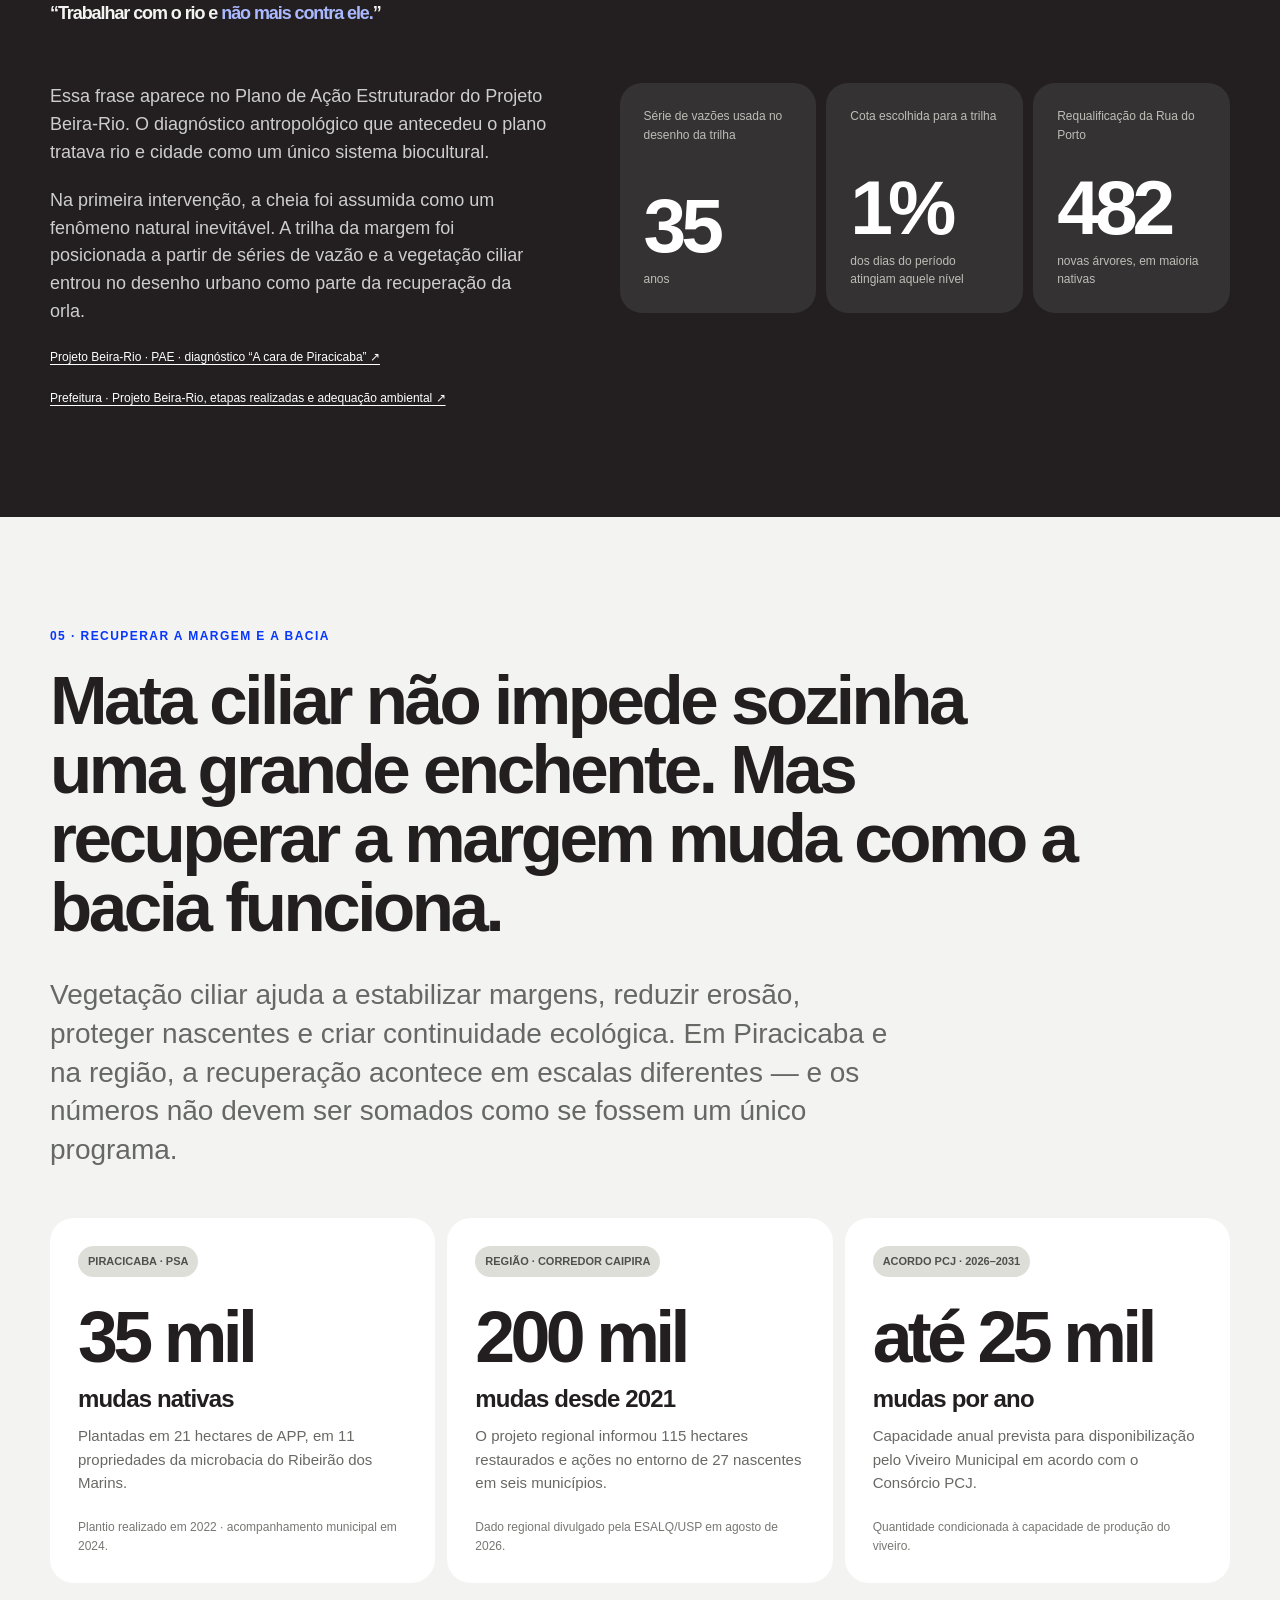
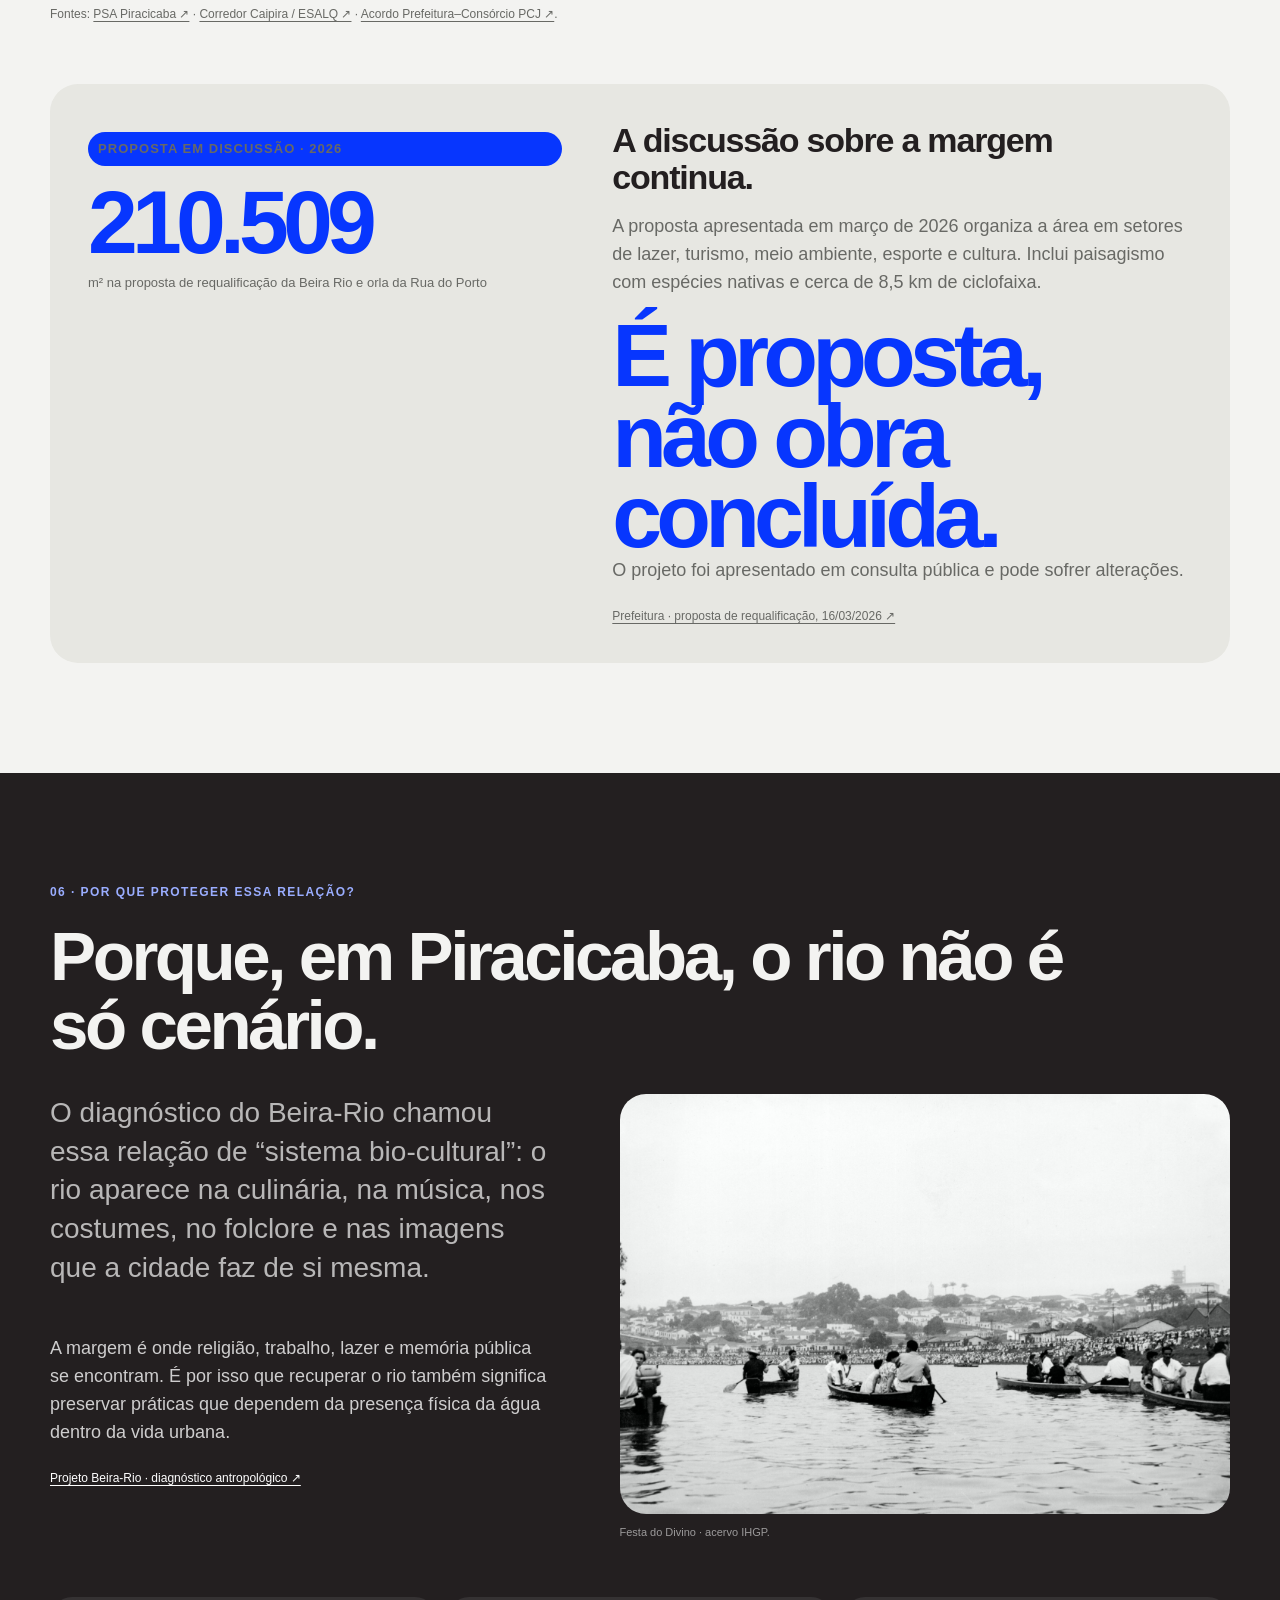
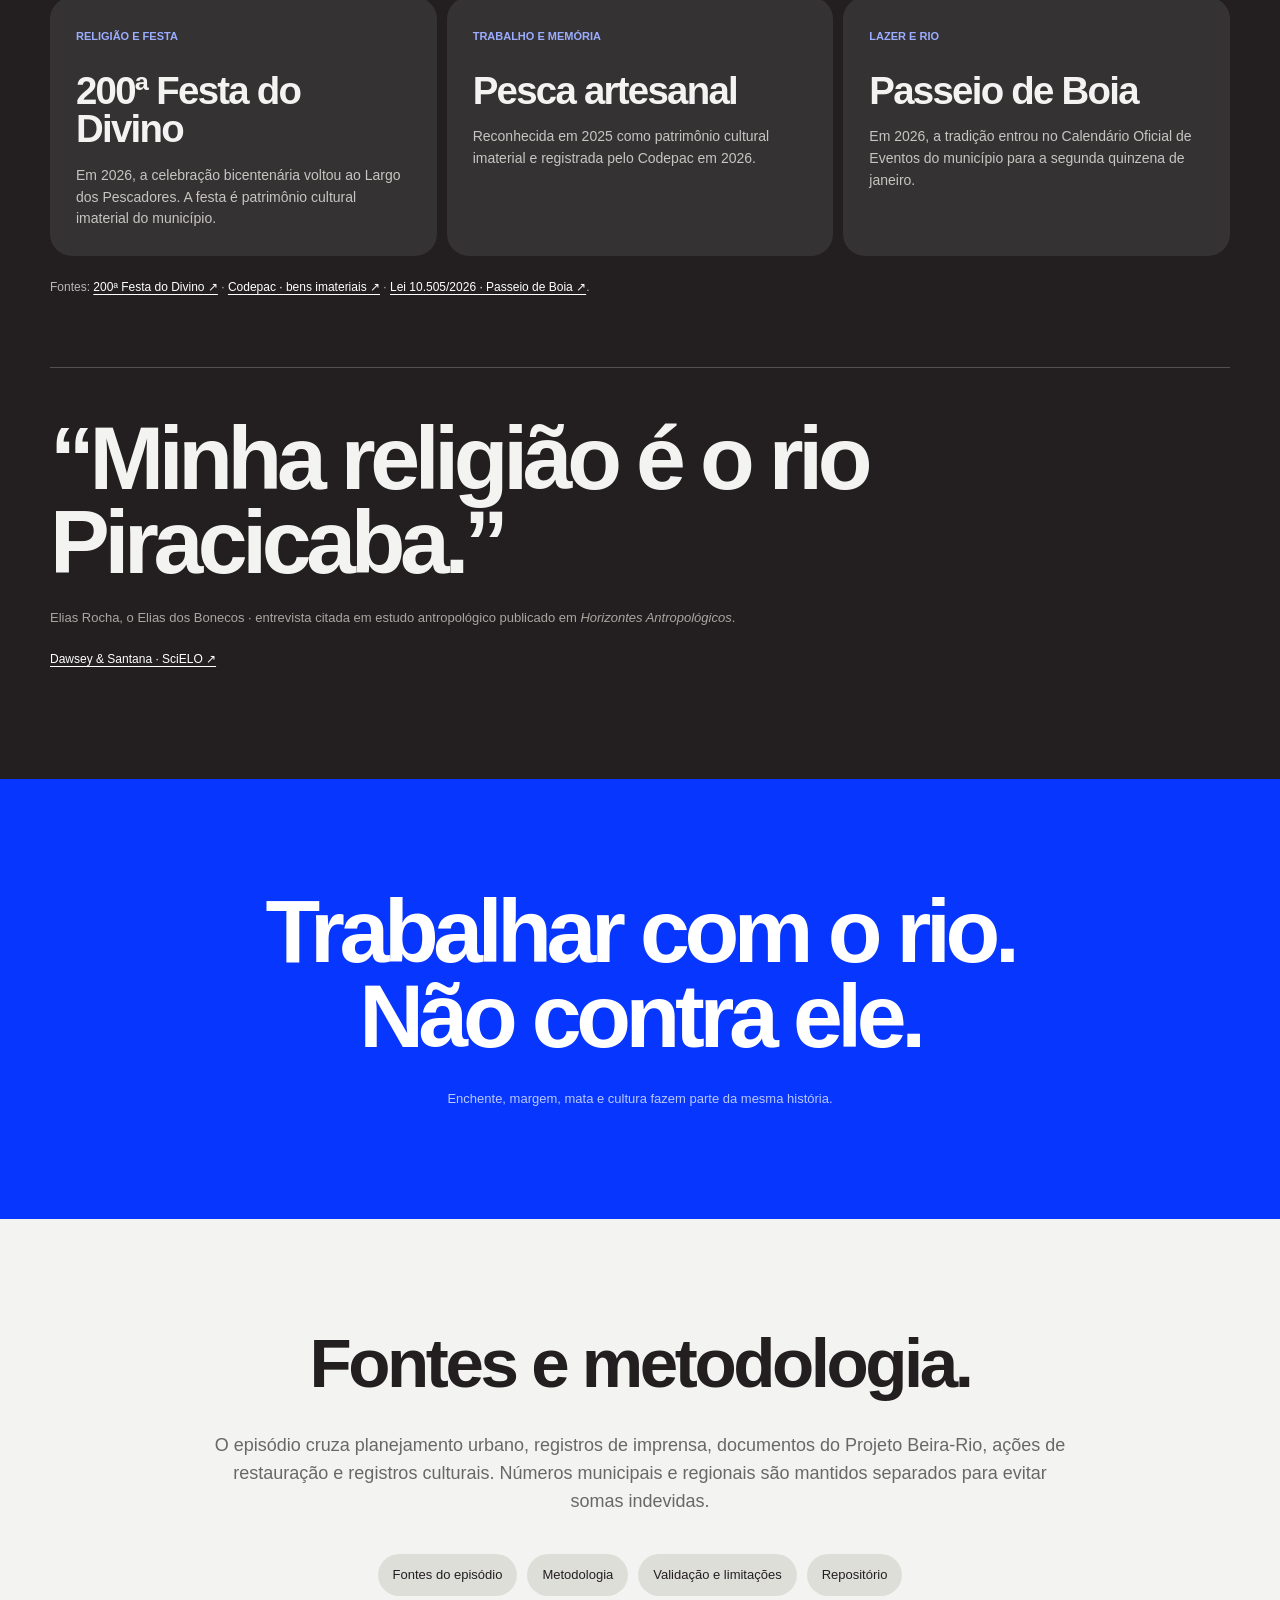
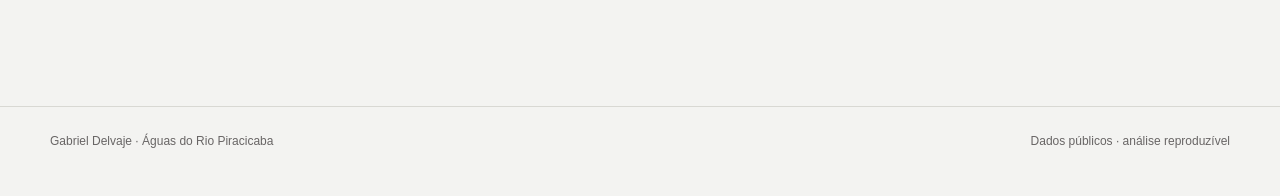
<file: episodio-4.html>
<!doctype html>
<html lang="pt-BR">
<head>
  <meta charset="utf-8" />
  <meta name="viewport" content="width=device-width,initial-scale=1" />
  <meta name="theme-color" content="#f3f3f1" />
  <meta name="description" content="Enchentes, mata ciliar, recuperação ambiental e a relação cultural de Piracicaba com o rio que atravessa a cidade." />
  <title>Episódio 4 | O rio precisa de espaço</title>
  <link rel="icon" href="data:image/svg+xml,%3Csvg xmlns=%22http://www.w3.org/2000/svg%22 viewBox=%220 0 100 100%22%3E%3Ctext y=%22.9em%22 font-size=%2290%22%3E%F0%9F%92%A7%3C/text%3E%3C/svg%3E" />
  <link rel="preload" as="image" href="assets/site/episodes/episodio-4/hero/festa-do-divino-rio-piracicaba.jpg" fetchpriority="high" />
  <link rel="stylesheet" href="assets/site/css/series.css?v=20261007-reading-progress" />
  <link rel="stylesheet" href="assets/site/css/page-transition.css?v=20261002-return-composited" />
  <link rel="stylesheet" href="assets/site/css/episodio-4.css?v=20261004-header-timeline-unified" />
  <link rel="alternate" hreflang="pt-BR" href="episodio-4.html" />
  <link rel="alternate" hreflang="en" href="episodio-4-en.html" />
  <script src="assets/site/js/language-switch.js?v=20261007-portfolio-embed"></script>
</head>
<body class="episode-page episode-4">
  <header class="episode-nav site-header">
    <a class="back-episodes" href="index.html#episodios">episódios</a>
    <nav id="episode-mobile-nav" aria-label="Navegação do episódio">
      <a href="#cheias"><span>Cheias</span></a>
      <a href="#margens"><span>Margens</span></a>
      <a href="#recuperacao"><span>Recuperação</span></a>
      <a href="#cultura"><span>Cultura</span></a>
      <a href="#fontes"><span>Fontes</span></a>
    </nav>
    <div class="episode-header-meta">
      <span class="series-title"><strong>EP04</strong> Águas do Rio Piracicaba</span>
      <details class="language-menu language-menu-header">
          <summary aria-label="Idioma: PT"><span>PT</span></summary>
          <div class="language-menu-popover" role="menu" aria-label="Idioma">
            <span aria-current="true">PT</span><a href="episodio-4-en.html" data-language-link>EN</a>
          </div>
        </details>
    </div>
    <button class="mobile-menu-toggle" type="button" aria-label="Abrir menu do episódio" aria-expanded="false" aria-controls="episode-mobile-nav">
      <span aria-hidden="true"></span><span aria-hidden="true"></span><span aria-hidden="true"></span>
    </button>
  </header>

  <main id="top">
    <section class="episode-cover series-shell">
      <img class="episode-cover-image" src="assets/site/episodes/episodio-4/hero/festa-do-divino-rio-piracicaba.jpg" alt="" fetchpriority="high" decoding="sync" />
      <h1>O que acontece nas margens do Piracicaba?</h1>
      <p class="lead">Enchentes, mata ciliar e a cidade que aprendeu a viver na beira do Piracicaba.</p>
      <a class="episode-scroll-cue" href="#cheias"><span>Entenda essa história</span></a>
      <a class="hero-photo-credit" href="https://www.flickr.com/photos/ihgp/9492946593/in/album-72157634961019374" target="_blank" rel="noreferrer">Acervo: IHGP · Flickr ↗︎</a>
    </section>

    <section class="ep4-section" id="cheias">
      <div class="ep4-shell">
        <p class="ep4-kicker">01 · Quando o rio sobe</p>
        <h2>Em Piracicaba, a cheia é risco. Mas também é parte da relação com o rio.</h2>
        <div class="ep4-opening-grid">
          <div class="ep4-opening-copy">
            <p class="ep4-lead">A Defesa Civil acompanha o nível do Piracicaba porque o transbordamento atinge áreas conhecidas da cidade. Rua do Porto, Beira Rio, Bongue, Cruzeiro do Sul e Jaime Pereira estão entre os pontos oficialmente monitorados.</p>
            <p>O próprio sistema de alerta ajuda a mostrar que a cheia não é um desvio do comportamento do rio. É uma condição prevista. O desafio urbano é decidir onde a água pode chegar sem transformar a várzea inteira em dano.</p>
            <p class="ep4-source">Referência atual: <a href="https://piracicaba.sp.gov.br/noticias/prefeitura-monitora-nivel-dos-rios-e-interdita-vias-apos-chuvas-nesta-quarta-feira-11-02/" target="_blank" rel="noreferrer">Defesa Civil de Piracicaba · 11/02/2026 ↗</a></p>
          </div>
          <div>
            <div class="ep4-river-levels" aria-label="Níveis de referência do Rio Piracicaba">
              <article class="ep4-level"><span>Atenção</span><strong>3,21</strong><span>metros</span></article>
              <article class="ep4-level"><span>Alerta</span><strong>3,71</strong><span>metros</span></article>
              <article class="ep4-level"><span>Emergência</span><strong>4,20</strong><span>metros</span></article>
              <article class="ep4-level is-overflow"><span>Extravasamento</span><strong>4,78</strong><span>metros</span></article>
            </div>
            <p class="ep4-risk-line">Níveis de referência divulgados pela Defesa Civil em fevereiro de 2026.</p>
          </div>
        </div>
      </div>
    </section>

    <section class="ep4-section" id="varzea">
      <div class="ep4-shell">
        <p class="ep4-kicker">02 · A várzea que quase virou bairro</p>
        <h2>Antes de ser parque, parte da Rua do Porto estava planejada para ser loteamento.</h2>
        <p class="ep4-lead">O conflito entre cidade e rio aparece de forma muito concreta nos anos 1960 e 1970: construir na várzea significava construir justamente onde o Piracicaba ocupa espaço quando transborda.</p>

        <div class="ep4-history-stats">
          <article class="ep4-stat-card"><span>Área prevista para urbanização</span><strong>105</strong><small>hectares</small></article>
          <article class="ep4-stat-card"><span>Loteamento Chácara Nazareth</span><strong>1.575</strong><small>novos lotes</small></article>
          <article class="ep4-stat-card"><span>Enchente de 1970 · Rua do Porto e Beira Rio</span><strong>236</strong><small>pessoas desabrigadas · 47 famílias</small></article>
        </div>

        <p class="ep4-history-note">O loteamento foi aprovado em 1967. Parte significativa dos lotes ficava no leito maior do rio. Em 1970, uma das grandes enchentes do Piracicaba inundou justamente boa parte da área prevista para ocupação residencial. O episódio não explica sozinho a transformação posterior, mas tornou visível a incompatibilidade entre aquela várzea e a urbanização pretendida.</p>

        <div class="ep4-timeline-carousel" aria-label="Linha do tempo da transformação das margens do Rio Piracicaba">
          <div class="ep4-timeline-viewport" data-ep4-timeline-viewport>
            <div class="ep4-timeline-track">
              <article class="ep4-timeline-item">
                <div class="ep4-timeline-content">
                  <div class="ep4-timeline-media"><span>Foto / mapa da várzea</span></div>
                  <div class="ep4-timeline-entry">
                    <time>1965</time>
                    <p><strong>A várzea entra no projeto de expansão.</strong> A área entre a cidade e o rio passa a ser considerada para urbanização.</p>
                  </div>
                </div>
              </article>

              <article class="ep4-timeline-item">
                <div class="ep4-timeline-content">
                  <div class="ep4-timeline-media"><span>Planta do loteamento</span></div>
                  <div class="ep4-timeline-entry">
                    <time>1967</time>
                    <p><strong>O loteamento é aprovado.</strong> A Chácara Nazareth previa 1.575 lotes em cerca de 105 hectares junto à várzea.</p>
                  </div>
                </div>
              </article>

              <article class="ep4-timeline-item">
                <div class="ep4-timeline-content">
                  <div class="ep4-timeline-media"><span>Foto da enchente de 1970</span></div>
                  <div class="ep4-timeline-entry">
                    <time>1970</time>
                    <p><strong>O rio ocupa o leito maior.</strong> A cheia invade grande parte da área prevista para os lotes e deixa 47 famílias desabrigadas.</p>
                  </div>
                </div>
              </article>

              <article class="ep4-timeline-item">
                <div class="ep4-timeline-content">
                  <div class="ep4-timeline-media"><span>Mapa / levantamento da área</span></div>
                  <div class="ep4-timeline-entry">
                    <time>1972</time>
                    <p><strong>A área começa a ser repensada.</strong> Levantamentos municipais ajudam a preparar outro destino para a várzea.</p>
                  </div>
                </div>
              </article>

              <article class="ep4-timeline-item">
                <div class="ep4-timeline-content">
                  <div class="ep4-timeline-media"><span>Jornal de Piracicaba · 1973</span></div>
                  <div class="ep4-timeline-entry">
                    <time>1973</time>
                    <p><strong>A Rua do Porto é declarada de utilidade pública.</strong> A margem passa a integrar um projeto de uso público, lazer e saneamento.</p>
                  </div>
                </div>
              </article>

              <article class="ep4-timeline-item">
                <div class="ep4-timeline-content">
                  <div class="ep4-timeline-media"><span>Maquete / anteprojeto</span></div>
                  <div class="ep4-timeline-entry">
                    <time>1974</time>
                    <p><strong>A nova margem ganha forma no papel.</strong> Maquetes e anteprojetos mostram uma Rua do Porto voltada ao uso público.</p>
                  </div>
                </div>
              </article>

              <article class="ep4-timeline-item">
                <div class="ep4-timeline-content">
                  <div class="ep4-timeline-media"><span>Foto da área de lazer</span></div>
                  <div class="ep4-timeline-entry">
                    <time>1978</time>
                    <p><strong>A várzea vira área de lazer.</strong> Cerca de 150 mil m² gramados e arborizados passam a compor o espaço público junto ao rio.</p>
                  </div>
                </div>
              </article>

              <article class="ep4-timeline-item">
                <div class="ep4-timeline-content">
                  <div class="ep4-timeline-media"><span>Projeto Beira-Rio</span></div>
                  <div class="ep4-timeline-entry">
                    <time>2001</time>
                    <p><strong>Surge uma nova ideia de relação com o rio.</strong> O planejamento do Beira-Rio passa a defender uma intervenção integrada à cheia, à paisagem e à cultura.</p>
                  </div>
                </div>
              </article>

              <article class="ep4-timeline-item ep4-timeline-current">
                <div class="ep4-timeline-content">
                  <div class="ep4-timeline-media"><span>Projeto de requalificação · 2026</span></div>
                  <div class="ep4-timeline-entry">
                    <time>2026</time>
                    <p><strong>A discussão continua.</strong> Uma nova proposta de requalificação recoloca a Beira Rio e a Rua do Porto no centro do debate urbano.</p>
                  </div>
                </div>
              </article>
            </div>
          </div>

          <button class="ep4-timeline-nav ep4-timeline-nav-prev" type="button" data-ep4-timeline-prev aria-label="Voltar na linha do tempo" hidden></button>
          <button class="ep4-timeline-nav ep4-timeline-nav-next" type="button" data-ep4-timeline-next aria-label="Avançar na linha do tempo"></button>
        </div>

        <p class="ep4-source">Fonte principal: <a href="https://piracicaba.sp.gov.br/wp-content/uploads/2023/07/livropronto.pdf#page=72" target="_blank" rel="noreferrer"><em>Piracicaba, o rio e a cidade: ações de reaproximação</em> · IPPLAP, pp. 72 e 81 ↗</a>.</p>
      </div>
    </section>

    <section class="ep4-section" id="jornais">
      <div class="ep4-shell">
        <p class="ep4-kicker">03 · A mudança aparece nos jornais</p>
        <h2>Em oito anos, a manchete passa da enchente para a transformação da margem.</h2>
        <div class="ep4-newspapers">
          <article class="ep4-news-card">
            <time>20 JAN. 1970 · JORNAL DE PIRACICABA · P. 1</time>
            <h3>“É a maior enchente: poderá ser a última”</h3>
            <p>A cheia entra na memória pública e expõe a vulnerabilidade da ocupação da várzea.</p>
          </article>
          <article class="ep4-news-card">
            <time>16 JUN. 1973 · JORNAL DE PIRACICABA · P. 1</time>
            <h3>“Rua do Porto declarada de utilidade pública”</h3>
            <p>A discussão deixa de ser apenas sobre o desastre e passa a incluir o destino urbano da margem.</p>
          </article>
          <article class="ep4-news-card">
            <time>25 JUN. 1978 · JORNAL DE PIRACICABA · P. 2</time>
            <h3>“Rua do Porto começa a ser transformada em uma grande área de lazer”</h3>
            <p>O espaço alagadiço começa a assumir a função pública que ainda marca a imagem da cidade.</p>
          </article>
        </div>
        <p class="ep4-news-note">As referências de edição, data e página foram preservadas pelo levantamento histórico do IPPLAP. As páginas dos jornais não são reproduzidas aqui.</p>
        <p class="ep4-source"><a href="https://piracicaba.sp.gov.br/wp-content/uploads/2023/07/livropronto.pdf#page=89" target="_blank" rel="noreferrer">IPPLAP · referências do Jornal de Piracicaba, p. 89 ↗</a></p>
      </div>
    </section>

    <section class="ep4-section ep4-dark" id="margens">
      <div class="ep4-shell">
        <p class="ep4-kicker">04 · Trabalhar com o rio</p>
        <p class="ep4-quote">“Trabalhar com o rio e <em>não mais contra ele.</em>”</p>
        <div class="ep4-beira-intro">
          <div class="ep4-beira-copy">
            <p>Essa frase aparece no Plano de Ação Estruturador do Projeto Beira-Rio. O diagnóstico antropológico que antecedeu o plano tratava rio e cidade como um único sistema biocultural.</p>
            <p>Na primeira intervenção, a cheia foi assumida como um fenômeno natural inevitável. A trilha da margem foi posicionada a partir de séries de vazão e a vegetação ciliar entrou no desenho urbano como parte da recuperação da orla.</p>
            <p class="ep4-source"><a href="https://piracicaba.sp.gov.br/wp-content/uploads/2023/09/PAE-%E2%80%93-Plano-de-Acao-Estruturador-%E2%80%93-parte-1de3.pdf#page=14" target="_blank" rel="noreferrer">Projeto Beira-Rio · PAE · diagnóstico “A cara de Piracicaba” ↗</a></p>
          </div>
          <div class="ep4-beira-stats">
            <article class="ep4-beira-stat"><span>Série de vazões usada no desenho da trilha</span><strong>35</strong><small>anos</small></article>
            <article class="ep4-beira-stat"><span>Cota escolhida para a trilha</span><strong>1%</strong><small>dos dias do período atingiam aquele nível</small></article>
            <article class="ep4-beira-stat"><span>Requalificação da Rua do Porto</span><strong>482</strong><small>novas árvores, em maioria nativas</small></article>
          </div>
        </div>
        <p class="ep4-source"><a href="https://piracicaba.sp.gov.br/servicos/beira-rio/" target="_blank" rel="noreferrer">Prefeitura · Projeto Beira-Rio, etapas realizadas e adequação ambiental ↗</a></p>
      </div>
    </section>

    <section class="ep4-section" id="recuperacao">
      <div class="ep4-shell">
        <p class="ep4-kicker">05 · Recuperar a margem e a bacia</p>
        <h2>Mata ciliar não impede sozinha uma grande enchente. Mas recuperar a margem muda como a bacia funciona.</h2>
        <p class="ep4-lead">Vegetação ciliar ajuda a estabilizar margens, reduzir erosão, proteger nascentes e criar continuidade ecológica. Em Piracicaba e na região, a recuperação acontece em escalas diferentes — e os números não devem ser somados como se fossem um único programa.</p>

        <div class="ep4-recovery-grid">
          <article class="ep4-recovery-card">
            <span class="ep4-scope">PIRACICABA · PSA</span>
            <strong>35 mil</strong>
            <h3>mudas nativas</h3>
            <p>Plantadas em 21 hectares de APP, em 11 propriedades da microbacia do Ribeirão dos Marins.</p>
            <small>Plantio realizado em 2022 · acompanhamento municipal em 2024.</small>
          </article>
          <article class="ep4-recovery-card">
            <span class="ep4-scope">REGIÃO · CORREDOR CAIPIRA</span>
            <strong>200 mil</strong>
            <h3>mudas desde 2021</h3>
            <p>O projeto regional informou 115 hectares restaurados e ações no entorno de 27 nascentes em seis municípios.</p>
            <small>Dado regional divulgado pela ESALQ/USP em agosto de 2026.</small>
          </article>
          <article class="ep4-recovery-card">
            <span class="ep4-scope">ACORDO PCJ · 2026–2031</span>
            <strong>até 25 mil</strong>
            <h3>mudas por ano</h3>
            <p>Capacidade anual prevista para disponibilização pelo Viveiro Municipal em acordo com o Consórcio PCJ.</p>
            <small>Quantidade condicionada à capacidade de produção do viveiro.</small>
          </article>
        </div>

        <p class="ep4-source">Fontes: <a href="https://piracicaba.sp.gov.br/noticias/sema-acompanha-desenvolvimento-de-35-mil-mudas-plantadas-na-zona-rural/" target="_blank" rel="noreferrer">PSA Piracicaba ↗</a> · <a href="https://www.esalq.usp.br/2026/08/28/corredor-caipira-planta-200-mil-mudas-e-restaura-115-hectares-na-regiao-de-piracicaba/" target="_blank" rel="noreferrer">Corredor Caipira / ESALQ ↗</a> · <a href="https://piracicaba.sp.gov.br/noticias/prefeitura-firma-acordo-com-consorcio-pcj-para-fortalecer-producao-de-mudas-e-reflorestamento/" target="_blank" rel="noreferrer">Acordo Prefeitura–Consórcio PCJ ↗</a>.</p>

        <div class="ep4-current-plan">
          <div>
            <span class="ep4-proposal-label">proposta em discussão · 2026</span>
            <strong>210.509</strong>
            <span>m² na proposta de requalificação da Beira Rio e orla da Rua do Porto</span>
          </div>
          <div>
            <h3>A discussão sobre a margem continua.</h3>
            <p>A proposta apresentada em março de 2026 organiza a área em setores de lazer, turismo, meio ambiente, esporte e cultura. Inclui paisagismo com espécies nativas e cerca de 8,5 km de ciclofaixa.</p>
            <p><strong>É proposta, não obra concluída.</strong> O projeto foi apresentado em consulta pública e pode sofrer alterações.</p>
            <p class="ep4-source"><a href="https://piracicaba.sp.gov.br/noticias/prefeitura-apresenta-projeto-de-requalificacao-da-avenida-beira-rio-e-orla-da-rua-do-porto/" target="_blank" rel="noreferrer">Prefeitura · proposta de requalificação, 16/03/2026 ↗</a></p>
          </div>
        </div>
      </div>
    </section>

    <section class="ep4-section ep4-dark" id="cultura">
      <div class="ep4-shell">
        <p class="ep4-kicker">06 · Por que proteger essa relação?</p>
        <h2>Porque, em Piracicaba, o rio não é só cenário.</h2>
        <div class="ep4-culture-intro">
          <div class="ep4-culture-copy">
            <p class="ep4-lead">O diagnóstico do Beira-Rio chamou essa relação de “sistema bio-cultural”: o rio aparece na culinária, na música, nos costumes, no folclore e nas imagens que a cidade faz de si mesma.</p>
            <p>A margem é onde religião, trabalho, lazer e memória pública se encontram. É por isso que recuperar o rio também significa preservar práticas que dependem da presença física da água dentro da vida urbana.</p>
            <p class="ep4-source"><a href="https://piracicaba.sp.gov.br/servicos/beira-rio/" target="_blank" rel="noreferrer">Projeto Beira-Rio · diagnóstico antropológico ↗</a></p>
          </div>
          <figure class="ep4-culture-photo">
            <img src="assets/site/episodes/episodio-4/hero/festa-do-divino-rio-piracicaba.jpg" alt="Festa do Divino às margens do Rio Piracicaba" loading="lazy" decoding="async">
            <figcaption>Festa do Divino · acervo IHGP.</figcaption>
          </figure>
        </div>

        <div class="ep4-culture-cards">
          <article class="ep4-culture-card">
            <span>RELIGIÃO E FESTA</span>
            <strong>200ª Festa do Divino</strong>
            <p>Em 2026, a celebração bicentenária voltou ao Largo dos Pescadores. A festa é patrimônio cultural imaterial do município.</p>
          </article>
          <article class="ep4-culture-card">
            <span>TRABALHO E MEMÓRIA</span>
            <strong>Pesca artesanal</strong>
            <p>Reconhecida em 2025 como patrimônio cultural imaterial e registrada pelo Codepac em 2026.</p>
          </article>
          <article class="ep4-culture-card">
            <span>LAZER E RIO</span>
            <strong>Passeio de Boia</strong>
            <p>Em 2026, a tradição entrou no Calendário Oficial de Eventos do município para a segunda quinzena de janeiro.</p>
          </article>
        </div>

        <p class="ep4-source">Fontes: <a href="https://piracicaba.sp.gov.br/eventos/200a-festa-do-divino-espirito-santo/" target="_blank" rel="noreferrer">200ª Festa do Divino ↗</a> · <a href="https://conselhos.piracicaba.sp.gov.br/codepac/relacao-de-bens-imateriais/" target="_blank" rel="noreferrer">Codepac · bens imateriais ↗</a> · <a href="https://diariooficial.piracicaba.sp.gov.br/download/2026/03/26" target="_blank" rel="noreferrer">Lei 10.505/2026 · Passeio de Boia ↗</a>.</p>

        <div class="ep4-elias">
          <blockquote>“Minha religião é o rio Piracicaba.”</blockquote>
          <cite>Elias Rocha, o Elias dos Bonecos · entrevista citada em estudo antropológico publicado em <em>Horizontes Antropológicos</em>.</cite>
          <p class="ep4-source"><a href="https://www.scielo.br/j/ha/a/htBmHVc4gYxpwQrB5W676Bv/?lang=pt" target="_blank" rel="noreferrer">Dawsey & Santana · SciELO ↗</a></p>
        </div>
      </div>
    </section>

    <section class="ep4-ending">
      <div class="ep4-shell">
        <p>Trabalhar com o rio.<br>Não contra ele.</p>
        <small>Enchente, margem, mata e cultura fazem parte da mesma história.</small>
      </div>
    </section>

    <section class="ep4-section ep4-sources" id="fontes">
      <div class="ep4-shell">
        <h2>Fontes e metodologia.</h2>
        <div class="ep4-sources-copy">
          <p>O episódio cruza planejamento urbano, registros de imprensa, documentos do Projeto Beira-Rio, ações de restauração e registros culturais. Números municipais e regionais são mantidos separados para evitar somas indevidas.</p>
        </div>
        <div class="ep4-pills">
          <button type="button" data-dialog="ep4-fontes">Fontes do episódio</button>
          <button type="button" data-dialog="ep4-metodo">Metodologia</button>
          <button type="button" data-dialog="ep4-limites">Validação e limitações</button>
          <a href="https://github.com/gabrieldelvaje/agua-piracicaba" target="_blank" rel="noreferrer">Repositório</a>
        </div>
      </div>
    </section>
  </main>

  <footer class="site-footer">
    <span>Gabriel Delvaje · Águas do Rio Piracicaba</span>
    <span>Dados públicos · análise reproduzível</span>
  </footer>

  <dialog id="ep4-fontes" class="ep4-dialog" aria-labelledby="ep4-fontes-title">
    <button class="ep4-close" data-close aria-label="Fechar">×</button>
    <h2 id="ep4-fontes-title">Fontes do episódio</h2>
    <article><h3>IPPLAP · Piracicaba, o rio e a cidade</h3><p>Histórico do loteamento, enchente de 1970, desapropriações, implantação da Área de Lazer do Trabalhador e referências do Jornal de Piracicaba. Destaques: pp. 72, 81 e 89.</p><a href="https://piracicaba.sp.gov.br/wp-content/uploads/2023/07/livropronto.pdf" target="_blank" rel="noreferrer">Consultar PDF ↗</a></article>
    <article><h3>Projeto Beira-Rio · Plano de Ação Estruturador</h3><p>Diagnóstico “A cara de Piracicaba”, sistema bio-cultural e a diretriz de “trabalhar com o rio e não mais contra ele”.</p><a href="https://piracicaba.sp.gov.br/wp-content/uploads/2023/09/PAE-%E2%80%93-Plano-de-Acao-Estruturador-%E2%80%93-parte-1de3.pdf" target="_blank" rel="noreferrer">Consultar PDF ↗</a></article>
    <article><h3>Prefeitura · Projeto Beira-Rio</h3><p>Critério da trilha a partir de 35 anos de vazões, inevitabilidade das enchentes e plantio de 482 árvores na primeira intervenção.</p><a href="https://piracicaba.sp.gov.br/servicos/beira-rio/" target="_blank" rel="noreferrer">Consultar fonte ↗</a></article>
    <article><h3>Defesa Civil · níveis de referência</h3><p>Atenção, alerta, emergência, extravasamento e áreas suscetíveis ao transbordamento do Rio Piracicaba.</p><a href="https://piracicaba.sp.gov.br/noticias/prefeitura-monitora-nivel-dos-rios-e-interdita-vias-apos-chuvas-nesta-quarta-feira-11-02/" target="_blank" rel="noreferrer">Consultar fonte ↗</a></article>
    <article><h3>PSA Piracicaba · Ribeirão dos Marins</h3><p>35 mil mudas nativas em 21 hectares de APP, distribuídas em 11 propriedades.</p><a href="https://piracicaba.sp.gov.br/noticias/sema-acompanha-desenvolvimento-de-35-mil-mudas-plantadas-na-zona-rural/" target="_blank" rel="noreferrer">Consultar fonte ↗</a></article>
    <article><h3>ESALQ/USP · Corredor Caipira</h3><p>200 mil mudas, 115 hectares restaurados e entorno de 27 nascentes; dado regional em seis municípios.</p><a href="https://www.esalq.usp.br/2026/08/28/corredor-caipira-planta-200-mil-mudas-e-restaura-115-hectares-na-regiao-de-piracicaba/" target="_blank" rel="noreferrer">Consultar fonte ↗</a></article>
    <article><h3>Prefeitura + Consórcio PCJ</h3><p>Acordo de cooperação com previsão de até 25 mil mudas nativas por ano, conforme capacidade do Viveiro Municipal.</p><a href="https://piracicaba.sp.gov.br/noticias/prefeitura-firma-acordo-com-consorcio-pcj-para-fortalecer-producao-de-mudas-e-reflorestamento/" target="_blank" rel="noreferrer">Consultar fonte ↗</a></article>
    <article><h3>Patrimônio e cultura</h3><p>200ª Festa do Divino, registro da pesca artesanal e Lei 10.505/2026 sobre o Passeio de Boia.</p><a href="https://conselhos.piracicaba.sp.gov.br/codepac/relacao-de-bens-imateriais/" target="_blank" rel="noreferrer">Codepac ↗</a></article>
    <article><h3>Elias dos Bonecos · estudo antropológico</h3><p>Estudo de John C. Dawsey e Claudia da Silva Santana com trechos de entrevistas de Elias Rocha e sua relação de reciprocidade com o rio.</p><a href="https://www.scielo.br/j/ha/a/htBmHVc4gYxpwQrB5W676Bv/?lang=pt" target="_blank" rel="noreferrer">SciELO ↗</a></article>
  </dialog>

  <dialog id="ep4-metodo" class="ep4-dialog" aria-labelledby="ep4-metodo-title">
    <button class="ep4-close" data-close aria-label="Fechar">×</button>
    <h2 id="ep4-metodo-title">Metodologia</h2>
    <article><h3>Cronologia urbana</h3><p>A transformação da várzea foi reconstruída a partir do livro do IPPLAP e das referências de jornais preservadas na obra. A página não atribui a mudança de uso a um único evento.</p></article>
    <article><h3>Enchentes</h3><p>Os níveis de atenção são os parâmetros divulgados pela Defesa Civil em 2026. A mata ciliar não é apresentada como barreira capaz de impedir grandes cheias.</p></article>
    <article><h3>Restauração</h3><p>Programas com escalas distintas permanecem separados: o PSA é municipal; o Corredor Caipira é regional; o acordo de mudas descreve capacidade prevista, não plantio realizado.</p></article>
    <article><h3>Cultura</h3><p>Festas, pesca e lazer entram como evidências documentadas da relação social com o rio. A interpretação “bio-cultural” é atribuída ao diagnóstico do Projeto Beira-Rio.</p></article>
  </dialog>

  <dialog id="ep4-limites" class="ep4-dialog" aria-labelledby="ep4-limites-title">
    <button class="ep4-close" data-close aria-label="Fechar">×</button>
    <h2 id="ep4-limites-title">Validação e limitações</h2>
    <article><h3>Jornais históricos</h3><p>As três manchetes são citadas com data e página a partir da bibliografia do IPPLAP. Os exemplares completos não são reproduzidos nesta página.</p></article>
    <article><h3>Projeto de 2026</h3><p>A requalificação da Beira Rio é identificada como proposta em consulta pública. Área, setores e ciclofaixa não são tratados como obras concluídas.</p></article>
    <article><h3>Indicadores de restauração</h3><p>Número de mudas não equivale automaticamente a área restaurada com sucesso. Onde a fonte fornece hectares e nascentes, esses valores são mantidos no contexto original.</p></article>
    <article><h3>Interpretação</h3><p>A conclusão sobre a relação cultural com o rio é construída a partir de documentos urbanísticos, patrimônio imaterial e pesquisa antropológica; não é tratada como medição quantitativa de opinião pública.</p></article>
  </dialog>

  <button class="ep4-top" aria-label="Voltar ao topo">↑</button>
  <script src="assets/site/js/episodio-4.js?v=20261001-timeline-ep1"></script>
  <script src="assets/site/js/page-transition.js?v=20261002-bilingual2"></script>
</body>
</html>
</file>
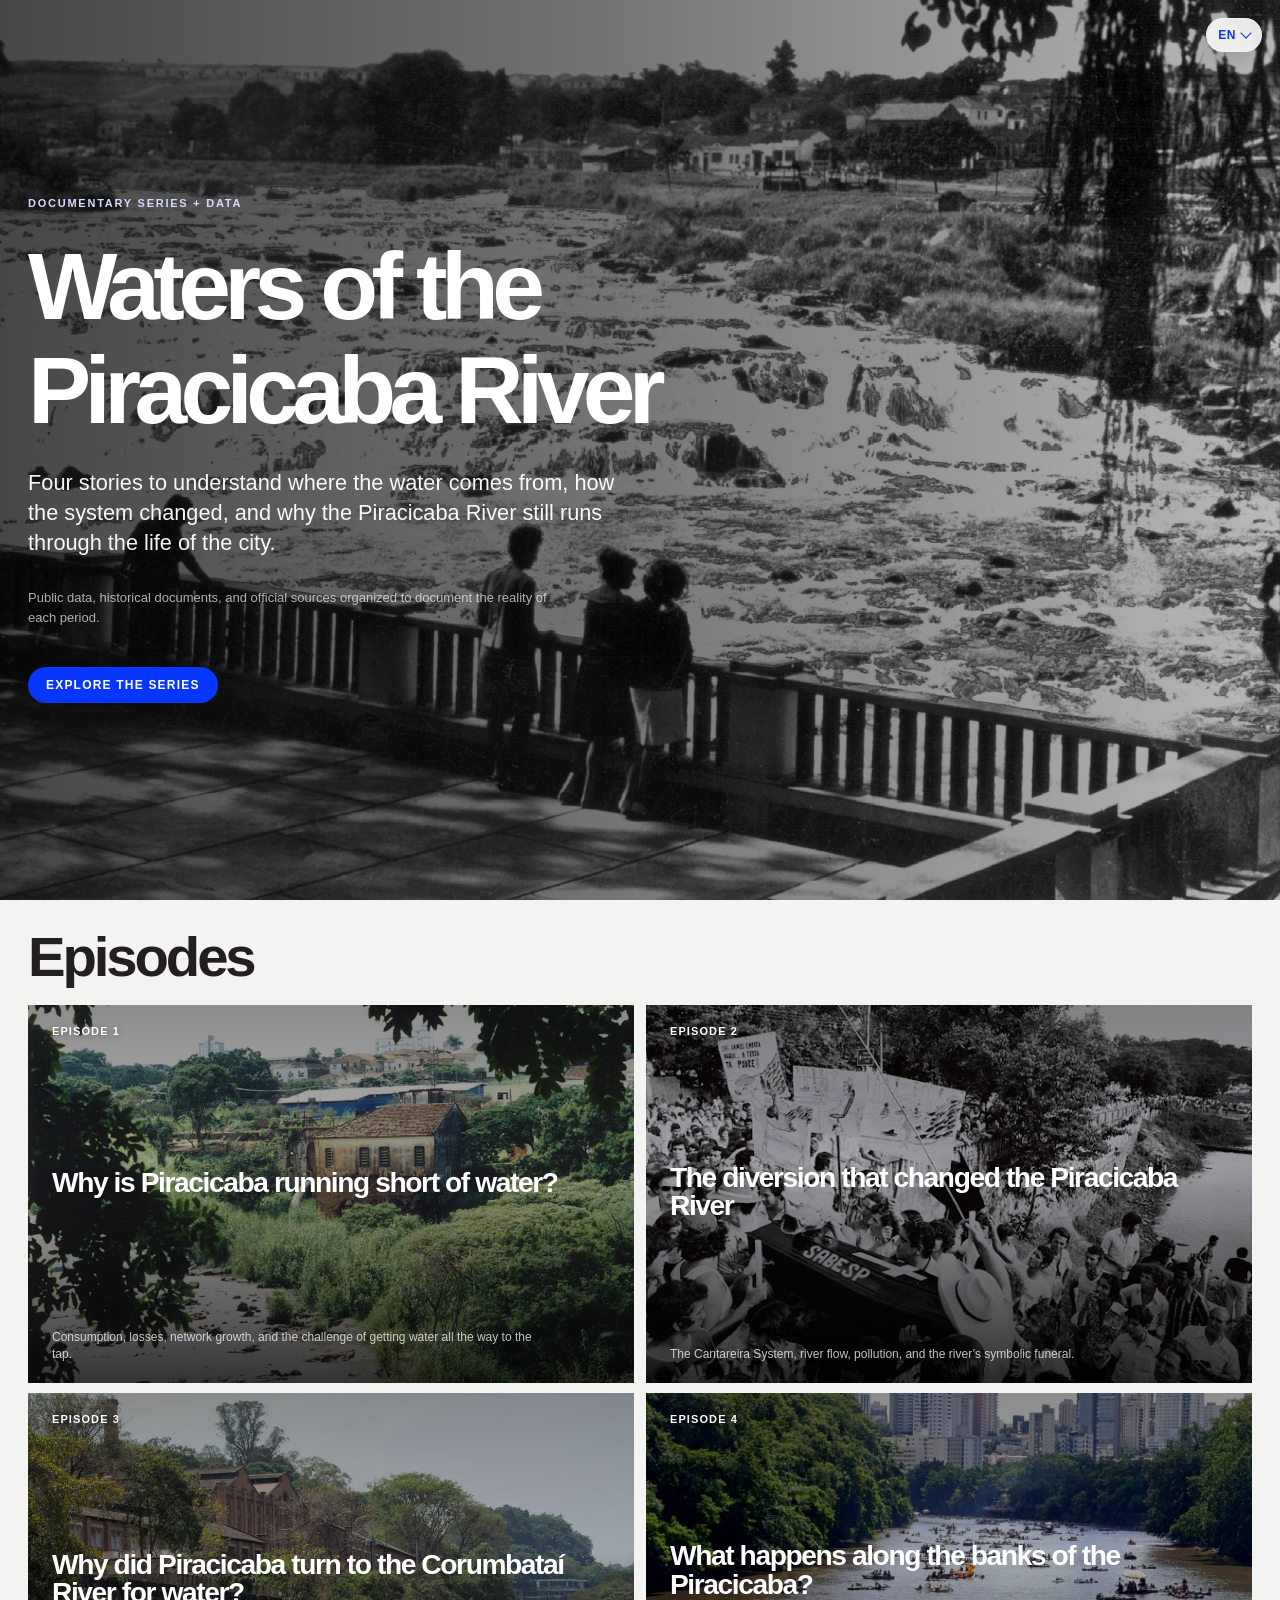
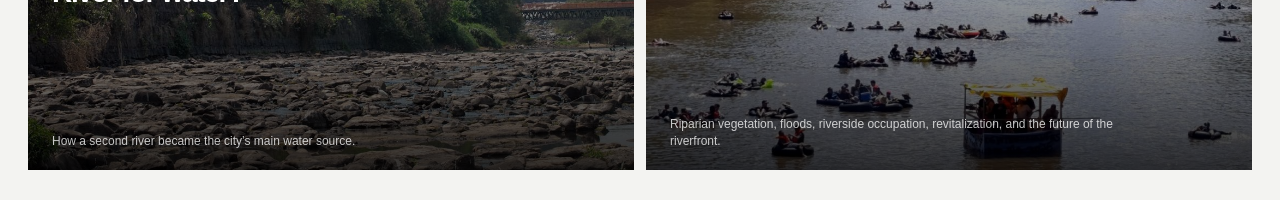
<file: index-en.html>
<!doctype html>
<html lang="en">
<head>
  <meta charset="utf-8" />
  <meta name="viewport" content="width=device-width,initial-scale=1" />
  <meta name="description" content="Waters of the Piracicaba River — a documentary and data series about water supply, rivers, infrastructure, and the city." />
  <meta name="theme-color" content="#151515" />
  <title>Waters of the Piracicaba River</title>
  <link rel="icon" href="data:image/svg+xml,%3Csvg xmlns=%22http://www.w3.org/2000/svg%22 viewBox=%220 0 100 100%22%3E%3Ctext y=%22.9em%22 font-size=%2290%22%3E%F0%9F%92%A7%3C/text%3E%3C/svg%3E" />  <link rel="stylesheet" href="assets/site/css/series.css?v=20261004-language-margin" />
<style>
.explore-series{
  display:inline-flex!important;
  align-items:center;
  gap:10px;
  width:max-content;
  margin-top:10px;
  padding:12px 18px;
  border:0;
  border-radius:999px;
  background:#0736FE!important;
  color:#fff!important;
  text-decoration:none!important;
  font:600 12px/1 Helvetica,Arial,sans-serif;
  letter-spacing:.10em;
  text-transform:uppercase;
  position:relative;
  z-index:4;
}
.explore-series span{color:#fff!important;font-size:16px;line-height:1}
.explore-series:hover{opacity:.9;transform:translateY(-1px)}
</style>

  <link rel="stylesheet" href="assets/site/css/page-transition.css?v=20261002-return-composited" />


<style>
/* Evita o hero piscar antes de o retorno ser posicionado em Episódios. */
html.home-episodes-return body.series-home{
  visibility:hidden!important;
}
@media(max-width:850px){
  html.mobile-home-reset body.series-home{
    visibility:hidden!important;
  }
}
</style>
<script>
(() => {
  try{
    if(window.self !== window.top) return;

    const params=new URLSearchParams(location.search);
    const returning=params.get("adrReturn")==="episodes";
    const mobile=window.matchMedia("(max-width:850px)").matches;

    if("scrollRestoration" in history){
      history.scrollRestoration="manual";
    }

    if(returning){
      document.documentElement.classList.add("home-episodes-return");
    }else if(mobile){
      document.documentElement.classList.add("mobile-home-reset");
      if(location.hash){
        history.replaceState(null,"",location.pathname+location.search);
      }
    }
  }catch(_){}
})();
</script>
  <link rel="alternate" hreflang="pt-BR" href="index.html" />
  <link rel="alternate" hreflang="en" href="index-en.html" />
  <script src="assets/site/js/language-switch.js?v=20261007-portfolio-embed"></script>
</head>
<body class="series-home">
  <details class="language-menu language-menu-home">
    <summary aria-label="Language: EN"><span>EN</span></summary>
    <div class="language-menu-popover" role="menu" aria-label="Language">
      <a href="index.html" data-language-link>PT</a><span aria-current="true">EN</span>
    </div>
  </details>
  <main>
    <section class="home-hero" aria-labelledby="project-title">
      <img class="home-hero-image" src="assets/site/home/hero-rio-piracicaba.jpg" alt="" />
      <div class="home-hero-overlay" aria-hidden="true"></div>

      <div class="home-hero-content">
        <p class="home-kicker">Documentary series + data</p>

        <h1 id="project-title">
          <span>Waters of the</span>
          <span class="title-line">Piracicaba River</span>
        </h1>

        <p class="home-lead">Four stories to understand where the water comes from, how the system changed, and why the Piracicaba River still runs through the life of the city.</p>

        <p class="home-support">Public data, historical documents, and official sources organized to document the reality of each period.</p>

        <a class="explore-series" href="#episodios">Explore the series </a>
      </div>
    </section>

    <section class="episodes-section" id="episodios" aria-labelledby="episodes-title">
      <div class="episodes-shell">
        <div class="episodes-heading">          <h2 id="episodes-title">Episodes</h2>
        </div>

        <nav class="home-episodes" aria-label="Series episodes">
          <a class="home-episode has-image" href="episodio-1-en.html">
            <img class="home-episode-image" src="assets/site/cards/ep01-falta-de-agua.jpg" alt="" />
            <div class="home-episode-meta"><span>Episode 1</span></div>
            <h3>Why is Piracicaba running short of water?</h3>
            <p>Consumption, losses, network growth, and the challenge of getting water all the way to the tap.</p>
          </a>

          <a class="home-episode has-image" href="episodio-2-en.html">
            <img class="home-episode-image" src="assets/site/cards/ep02-enterro-rio-piracicaba.jpg" alt="" />
            <div class="home-episode-meta"><span>Episode 2</span></div>
            <h3>The diversion that changed the Piracicaba River</h3>
            <p>The Cantareira System, river flow, pollution, and the river’s symbolic funeral.</p>
          </a>

          <a class="home-episode has-image" href="episodio-3-en.html">
            <img class="home-episode-image" src="assets/site/cards/ep03-corumbatai-rio-seco.jpg" alt="" />
            <div class="home-episode-meta"><span>Episode 3</span></div>
            <h3>Why did Piracicaba turn to the Corumbataí River for water?</h3>
            <p>How a second river became the city’s main water source.</p>
          </a>

          <a class="home-episode has-image" href="episodio-4-en.html">
            <img class="home-episode-image" src="assets/site/cards/ep04-passeio-boia-rio-piracicaba.jpg" alt="" />
            <div class="home-episode-meta"><span>Episode 4</span></div>
            <h3>What happens along the banks of the Piracicaba?</h3>
            <p>Riparian vegetation, floods, riverside occupation, revitalization, and the future of the riverfront.</p>
          </a>
        </nav>
      </div>
    </section>
  </main>
  <script src="assets/site/js/home.js?v=20260929-0812" defer></script>
  <script src="assets/site/js/page-transition.js?v=20261002-bilingual2"></script>
</body>
</html>
</file>
<file: assets/site/css/series.css>
:root{
  --bg:#f3f3f1;--ink:#171717;--muted:#696a66;--line:#d6d6d0;--blue:#0736fe;--dark:#231f20;--shell:min(1220px,calc(100vw - 48px));
}
*{box-sizing:border-box}
html{scroll-behavior:smooth}
body{margin:0;background:var(--bg);color:var(--ink);font-family:Helvetica,Arial,sans-serif}
a{color:inherit}
.series-shell{width:var(--shell);margin:0 auto}
.series-header{height:68px;display:flex;align-items:center;justify-content:space-between;border-bottom:1px solid var(--line);position:sticky;top:0;background:rgba(243,243,241,.92);backdrop-filter:blur(18px);z-index:10}
.series-header a{text-decoration:none;font-size:14px}
.series-header .series-name{font-weight:700}
.series-header .series-meta{color:var(--muted)}
.kicker{text-transform:uppercase;letter-spacing:.14em;font-size:12px;font-weight:700;color:var(--blue);margin:0 0 22px}

/* Home */
.series-home{min-height:100vh;background:#151515;color:#fff;overflow-x:hidden}
.home-cover{position:relative;min-height:100vh;overflow:hidden;isolation:isolate}
.home-cover-photo{position:absolute;inset:0;z-index:-3}
.home-cover-photo img{display:block;width:100%;height:100%;min-height:100vh;object-fit:cover;object-position:center center}
.home-cover-overlay{position:absolute;inset:0;z-index:-2;background:linear-gradient(90deg,rgba(0,0,0,.72) 0%,rgba(0,0,0,.58) 44%,rgba(0,0,0,.62) 100%)}
.home-cover::after{content:"";position:absolute;inset:0;z-index:-1;background:linear-gradient(180deg,rgba(0,0,0,.18) 0%,rgba(0,0,0,.05) 42%,rgba(0,0,0,.32) 100%);pointer-events:none}
.home-header{position:absolute;top:0;left:0;right:0;height:72px;padding:0 max(28px,calc((100vw - 1320px)/2));display:flex;align-items:center;justify-content:space-between;z-index:4;border-bottom:1px solid rgba(255,255,255,.2);color:rgba(255,255,255,.8)}
.home-header a{font-size:14px;font-weight:700;text-decoration:none;color:#fff}
.home-header span{font-size:13px}
.home-layout{width:min(1320px,calc(100vw - 56px));min-height:100vh;margin:0 auto;padding:42px 0;display:grid;grid-template-columns:minmax(0,.92fr) minmax(520px,1.08fr);gap:clamp(48px,7vw,110px);align-items:center}
.home-project{align-self:center;display:flex;flex-direction:column;justify-content:center;gap:38px;padding:0}
.home-kicker{margin:0;text-transform:uppercase;letter-spacing:.16em;font-size:11px;font-weight:700;color:#cfd7ff}
.home-project h1{margin:0;max-width:680px;font-size:clamp(64px,8.6vw,132px);line-height:1;letter-spacing:-.075em;font-weight:700}
.home-description{max-width:570px;padding-top:0}
.home-description p{margin:0;font-size:clamp(19px,1.55vw,23px);line-height:1.38;color:rgba(255,255,255,.94);font-weight:500}
.home-description p:last-child{font-size:14px;color:rgba(255,255,255,.62);max-width:500px}
.home-episodes{display:grid;grid-template-columns:1fr 1fr;gap:12px;align-self:center}
.home-episode{position:relative;min-height:260px;padding:22px;display:grid;grid-template-rows:auto 1fr auto;text-decoration:none;color:#fff;border:1px solid rgba(255,255,255,.3);background:rgba(0,0,0,.18);backdrop-filter:blur(8px);transition:background .22s ease,border-color .22s ease,transform .22s ease}
.home-episode:hover{background:rgba(7,54,254,.86);border-color:rgba(255,255,255,.58);transform:translateY(-3px)}
.home-episode-meta{display:flex;justify-content:flex-start;align-items:center;font-size:11px;letter-spacing:.1em;text-transform:uppercase;color:rgba(255,255,255,.72)}
.home-episode h2{align-self:center;margin:0;padding:18px 0;max-width:470px;font-size:clamp(25px,2.15vw,36px);line-height:.98;letter-spacing:-.05em}
.home-episode p{margin:0;padding-right:28px;font-size:12px;line-height:1.42;color:rgba(255,255,255,.68)}

/* Episode shells */
.episode-page{min-height:100vh}
.episode-nav{height:68px;display:flex;align-items:center;justify-content:space-between;border-bottom:1px solid var(--line)}
.episode-nav a{text-decoration:none;font-size:14px}
.episode-cover{padding:100px 0 80px}
.episode-cover .episode-index{display:flex;justify-content:space-between;margin-bottom:45px;color:var(--muted);font-size:13px}
.episode-cover h1{font-size:clamp(58px,9vw,125px);line-height:.88;letter-spacing:-.07em;margin:0;max-width:1100px}
.episode-cover .lead{font-size:clamp(21px,2.3vw,31px);line-height:1.3;max-width:820px;margin:48px 0 0}
.episode-outline{background:var(--dark);color:#fff;padding:90px 0}
.episode-outline h2{font-size:clamp(40px,5vw,70px);letter-spacing:-.05em;line-height:1;margin:0 0 55px}
.outline-grid{display:grid;grid-template-columns:repeat(2,1fr);gap:1px;background:#4a4748;border:1px solid #4a4748}
.outline-grid article{background:var(--dark);padding:28px;min-height:190px}
.outline-grid span{font-size:12px;color:#999}
.outline-grid h3{font-size:29px;letter-spacing:-.035em;margin:35px 0 8px}
.outline-grid p{color:#aaa;line-height:1.5;margin:0}
.episode-placeholder{padding:100px 0}
.episode-placeholder .box{border-top:1px solid var(--line);padding-top:26px;display:grid;grid-template-columns:1fr 1fr;gap:55px}
.episode-placeholder h2{font-size:clamp(38px,5vw,65px);letter-spacing:-.05em;margin:0}
.episode-placeholder p{color:var(--muted);font-size:18px;line-height:1.55;margin:0}
.next-episode{display:flex;justify-content:space-between;align-items:end;text-decoration:none;border-top:1px solid var(--line);padding:28px 0 70px}
.next-episode small{display:block;color:var(--muted);margin-bottom:8px}
.next-episode strong{font-size:30px;letter-spacing:-.04em}
.next-episode b{font-size:42px;font-weight:400}


@media(max-width:900px){
  :root{--shell:calc(100vw - 28px)}
  .home-header{padding:0 20px}
  .home-header span{display:none}
  .home-layout{width:calc(100vw - 32px);padding:38px 0;grid-template-columns:1fr;gap:34px;align-items:center}
  .home-project{min-height:auto;gap:34px;padding:0}
  .home-project h1{font-size:clamp(58px,16vw,94px)}
  .home-description{max-width:680px}
  .home-episodes{grid-template-columns:1fr 1fr;gap:8px}
  .home-episode{min-height:225px}
  .outline-grid{grid-template-columns:1fr}
  .episode-cover{padding:70px 0 60px}
  .episode-cover h1{font-size:15vw}
  .series-footer{flex-direction:column;gap:7px}
}
@media(max-width:600px){
  .home-cover{min-height:auto}
  .home-cover-photo img{min-height:100%;object-position:center center}
  .home-layout{min-height:auto;padding:32px 0}
  .home-episodes{grid-template-columns:1fr}
  .home-episode{min-height:190px}
  .home-project h1{font-size:17vw}
  .home-description p{font-size:17px}
  .home-episode h2{font-size:29px}
}
@media(prefers-reduced-motion:reduce){*{transition:none!important}}


.home-project{align-self:center;display:grid;grid-template-rows:auto auto auto auto;gap:32px;padding:0}
.home-project h1{margin:0;max-width:none;font-size:clamp(58px,6.15vw,108px);line-height:1;letter-spacing:-.07em;font-weight:700}
.home-project h1 span{display:block}
.home-project .title-line{white-space:nowrap;margin-top:.10em}
.home-lead{margin:0;max-width:570px;font-size:clamp(19px,1.55vw,23px);line-height:1.38;color:rgba(255,255,255,.94);font-weight:500}
.home-support{margin:0;max-width:500px;font-size:13px;line-height:1.5;color:rgba(255,255,255,.62);font-weight:400}
@media(max-width:900px){
  .home-project{gap:28px}
  .home-project h1{font-size:clamp(54px,13vw,88px)}
  .home-project .title-line{white-space:nowrap;margin-top:.10em}
}
@media(max-width:600px){
  .home-project{gap:24px}
  .home-project h1{font-size:16vw}
  .home-lead{font-size:17px}
}


@media(max-width:600px){
  .home-layout{width:calc(100vw - 32px)}
  .home-project{gap:22px}
  .home-kicker{font-size:10.5px}
  .home-project h1{font-size:12.2vw;line-height:1.03;letter-spacing:-.055em}
  .home-project .title-line{white-space:nowrap;margin-top:.12em}
  .home-lead{font-size:16px;line-height:1.42}
  .home-support{font-size:12.5px;line-height:1.5}
  .home-episode{padding:18px;min-height:185px}
  .home-episode-meta{font-size:10px}
  .home-episode h2{font-size:25px;line-height:1.03;padding:14px 0}
  .home-episode p{font-size:11.5px;line-height:1.4;padding-right:0}
}


/* Home sem imagem de fundo + imagens editoriais nos cards */
.home-cover{background:#151515}
.home-cover-photo,.home-cover-overlay{display:none}
.home-cover:after{display:none}
.home-episode{overflow:hidden;isolation:isolate}
.home-episode-image{position:absolute;inset:0;width:100%;height:100%;object-fit:cover;z-index:-2;transition:transform .35s ease}
.home-episode.has-image{background:#111}
.home-episode.has-image:after{content:"";position:absolute;inset:0;z-index:-1;background:linear-gradient(180deg,rgba(0,0,0,.48) 0%,rgba(0,0,0,.32) 42%,rgba(0,0,0,.78) 100%);pointer-events:none}
.home-episode.has-image:hover{background:#111;border-color:rgba(255,255,255,.58)}
.home-episode.has-image:hover .home-episode-image{transform:scale(1.025)}
.home-episode.has-image .home-episode-meta,
.home-episode.has-image h2,
.home-episode.has-image p{position:relative;z-index:1}
@media(max-width:600px){
  .home-episode-image{object-position:center center}
}


/* Home 2026-09-28: hero + episódios abaixo */
.series-home{margin:0;background:#151515;color:#fff;overflow-x:hidden}
.home-hero{position:relative;min-height:100svh;display:flex;align-items:center;overflow:hidden;isolation:isolate}
.home-hero-image{position:absolute;inset:0;width:100%;height:100%;object-fit:cover;object-position:center center;z-index:-2}
.home-hero-overlay{position:absolute;inset:0;z-index:-1;background:linear-gradient(90deg,rgba(0,0,0,.72) 0%,rgba(0,0,0,.54) 48%,rgba(0,0,0,.27) 100%)}
.home-hero-content{width:min(1320px,calc(100vw - 56px));margin:0 auto;padding:64px 0;display:grid;gap:30px}
.home-kicker{margin:0;text-transform:uppercase;letter-spacing:.16em;font-size:11px;font-weight:700;color:#d5dcff}
.home-hero h1{margin:0;max-width:850px;font-size:clamp(68px,7.4vw,118px);line-height:1;letter-spacing:-.07em;font-weight:700}
.home-hero h1 span{display:block}
.home-hero .title-line{white-space:nowrap;margin-top:.1em}
.home-lead{margin:0;max-width:620px;font-size:clamp(20px,1.7vw,25px);line-height:1.38;font-weight:500;color:rgba(255,255,255,.96)}
.home-support{margin:0;max-width:520px;font-size:13px;line-height:1.5;color:rgba(255,255,255,.68)}

.episodes-section{background:#151515;padding:86px 0 96px}
.episodes-shell{width:min(1320px,calc(100vw - 56px));margin:0 auto}
.episodes-heading{display:flex;align-items:end;justify-content:space-between;gap:32px;margin-bottom:34px}
.episodes-kicker{margin:0 0 8px;text-transform:uppercase;letter-spacing:.15em;font-size:11px;font-weight:700;color:rgba(255,255,255,.58)}
.episodes-heading h2{margin:0;font-size:clamp(44px,5vw,72px);line-height:.95;letter-spacing:-.055em}

.home-episodes{display:grid;grid-template-columns:repeat(2,minmax(0,1fr));gap:12px}
.home-episode{position:relative;min-height:330px;padding:24px;display:grid;grid-template-rows:auto 1fr auto;text-decoration:none;color:#fff;border:1px solid rgba(255,255,255,.22);background:#222;overflow:hidden;isolation:isolate;transition:transform .22s ease,border-color .22s ease,background .22s ease}
.home-episode:hover{transform:translateY(-3px);border-color:rgba(255,255,255,.55);background:#0736fe}
.home-episode-image{position:absolute;inset:0;width:100%;height:100%;object-fit:cover;z-index:-2;transition:transform .35s ease}
.home-episode.has-image{background:#111}
.home-episode.has-image:after{content:"";position:absolute;inset:0;z-index:-1;background:linear-gradient(180deg,rgba(0,0,0,.45) 0%,rgba(0,0,0,.30) 42%,rgba(0,0,0,.80) 100%);pointer-events:none}
.home-episode.has-image:hover{background:#111}
.home-episode.has-image:hover .home-episode-image{transform:scale(1.025)}
.home-episode-meta{font-size:11px;letter-spacing:.1em;text-transform:uppercase;color:rgba(255,255,255,.72)}
.home-episode h3{align-self:center;margin:0;padding:22px 0;max-width:540px;font-size:clamp(30px,2.6vw,43px);line-height:1;letter-spacing:-.05em}
.home-episode p{margin:0;max-width:520px;font-size:13px;line-height:1.45;color:rgba(255,255,255,.70)}

@media(max-width:900px){
  .home-hero-content,.episodes-shell{width:calc(100vw - 32px)}
  .home-hero-content{padding:48px 0;gap:26px}
  .home-hero h1{font-size:clamp(56px,12vw,92px)}
  .episodes-section{padding:64px 0 72px}
  .home-episode{min-height:280px}
}
@media(max-width:600px){
  .home-hero{min-height:100svh}
  .home-hero-image{object-position:center center}
  .home-hero-overlay{background:linear-gradient(180deg,rgba(0,0,0,.48) 0%,rgba(0,0,0,.62) 58%,rgba(0,0,0,.76) 100%)}
  .home-hero-content{width:calc(100vw - 32px);gap:22px;padding:40px 0}
  .home-kicker{font-size:10px}
  .home-hero h1{font-size:12.6vw;line-height:1.04;letter-spacing:-.055em}
  .home-hero .title-line{white-space:nowrap;margin-top:.12em}
  .home-lead{font-size:16px;line-height:1.42}
  .home-support{font-size:12.5px}
  .episodes-shell{width:calc(100vw - 32px)}
  .episodes-heading{margin-bottom:24px}
  .episodes-heading h2{font-size:44px}
  .home-episodes{grid-template-columns:1fr;gap:10px}
  .home-episode{min-height:230px;padding:18px}
  .home-episode-meta{font-size:10px}
  .home-episode h3{font-size:26px;line-height:1.03;padding:16px 0}
  .home-episode p{font-size:11.5px;line-height:1.42}
}


/* Hero fixo: a seção de episódios sobe sobre a imagem */
.home-hero{position:relative;z-index:0;isolation:auto}
.home-hero-image{
  position:fixed;
  inset:0;
  width:100vw;
  height:100svh;
  object-fit:cover;
  object-position:center center;
  z-index:0;
  pointer-events:none;
}
.home-hero-overlay{
  position:fixed;
  inset:0;
  z-index:1;
  pointer-events:none;
  background:linear-gradient(90deg,rgba(0,0,0,.72) 0%,rgba(0,0,0,.54) 48%,rgba(0,0,0,.27) 100%);
}
.home-hero-content{position:relative;z-index:2}
.episodes-section{position:relative;z-index:3;background:#151515}
.explore-series{
  width:max-content;
  display:inline-flex;
  align-items:center;
  gap:10px;
  margin-top:8px;
  color:#fff;
  background:#0736FE;
  text-decoration:none;
  font-size:12px;
  font-weight:600;
  letter-spacing:.12em;
  text-transform:uppercase;
  border:0;
  border-radius:999px;
  padding:11px 16px;
  transition:transform .2s ease,opacity .2s ease;
}
.explore-series:hover{
  opacity:.9;
  transform:translateY(-1px);
}
.explore-series span{
  font-size:16px;
  line-height:1;
}
#episodios{scroll-margin-top:0}

@media(max-width:600px){
  .home-hero-image{height:100svh;object-position:center center}
  .home-hero-overlay{
    background:linear-gradient(180deg,rgba(0,0,0,.48) 0%,rgba(0,0,0,.62) 58%,rgba(0,0,0,.76) 100%);
  }
  .explore-series{font-size:11px;margin-top:4px}
}


/* Fit desktop episode grid within one viewport */
@media(min-width:901px){
  .episodes-section{
    min-height:100svh;
    padding:30px 0;
    display:flex;
    align-items:stretch;
  }
  .episodes-shell{
    min-height:calc(100svh - 60px);
    display:grid;
    grid-template-rows:auto minmax(0,1fr);
    gap:22px;
  }
  .episodes-heading{
    margin-bottom:0;
    align-items:end;
  }
  .episodes-heading h2{
    font-size:clamp(52px,4.4vw,68px);
  }
  .home-episodes{
    min-height:0;
    height:100%;
    grid-template-rows:repeat(2,minmax(0,1fr));
    gap:10px 12px;
  }
  .home-episode{
    min-height:0;
    height:100%;
    padding:20px 24px;
  }
  .home-episode h3{
    font-size:clamp(27px,2.2vw,38px);
    padding:14px 0;
  }
  .home-episode p{
    font-size:12px;
    line-height:1.4;
  }
}


/* Light portfolio palette for episode section */
.episodes-section{
  background:#F3F3F1;
  color:#231F20;
}
.episodes-kicker{
  color:rgba(35,31,32,.55);
}
.episodes-heading h2{
  color:#231F20;
}
.home-episode{
  color:#231F20;
  border-color:rgba(35,31,32,.20);
  background:#E9E9E5;
}
.home-episode .home-episode-meta{
  color:rgba(35,31,32,.58);
}
.home-episode p{
  color:rgba(35,31,32,.66);
}
.home-episode:hover{
  color:#fff;
  background:#0736FE;
  border-color:#0736FE;
}
.home-episode:hover .home-episode-meta,
.home-episode:hover p{
  color:rgba(255,255,255,.82);
}
.home-episode.has-image{
  color:#fff;
  background:#111;
  border-color:rgba(35,31,32,.22);
}
.home-episode.has-image .home-episode-meta{
  color:#fff;
  font-weight:700;
  text-shadow:0 1px 6px rgba(0,0,0,.35);
}
.home-episode.has-image p{
  color:rgba(255,255,255,.76);
}

/* Episode heading alignment */
.episodes-heading{
  justify-content:flex-start;
  text-align:left;
}

/* Remove episode card borders */
.home-episode,
.home-episode.has-image,
.home-episode:hover,
.home-episode.has-image:hover{
  border:none!important;
  outline:none!important;
}

/* Episode 2 — hero aligned with Episode 1 */
.episode-page.episode-2 .episode-cover{
  position:relative;
  width:100%;
  max-width:none;
  margin:0;
  height:calc(100svh - 68px);
  min-height:calc(100svh - 68px);
  max-height:calc(100svh - 68px);
  padding:48px max(20px,calc((100vw - 1220px)/2)) 34px;
  display:flex;
  flex-direction:column;
  justify-content:center;
  color:#fff;
  background:
    linear-gradient(90deg,rgba(0,0,0,.72) 0%,rgba(0,0,0,.52) 52%,rgba(0,0,0,.30) 100%),
    url("../episodes/episodio-2/hero/peixes-mortos-rio-piracicaba.jpg") center center/cover no-repeat;
}
.episode-page.episode-2 .episode-cover h1{
  max-width:900px;
  margin:0 0 30px;
  font-size:clamp(68px,7.4vw,118px);
  line-height:1;
  letter-spacing:-.05em;
}
.episode-page.episode-2 .episode-cover .lead{
  max-width:620px;
  margin:0;
  font-size:clamp(20px,1.7vw,25px);
  line-height:1.42;
  letter-spacing:-.015em;
  color:rgba(255,255,255,.95);
}
.episode-page.episode-2 .episode-scroll-cue{
  width:max-content;
  margin-top:28px;
  padding:12px 18px;
  display:inline-flex;
  align-items:center;
  gap:10px;
  justify-content:flex-start;
  border:0;
  border-radius:999px;
  background:#0736FE;
  color:#fff;
  font-size:12px;
  font-weight:700;
  line-height:1;
  letter-spacing:.10em;
  text-decoration:none;
  transition:transform .2s ease,opacity .2s ease;
}
.episode-page.episode-2 .episode-scroll-cue:hover{
  opacity:.9;
  transform:translateY(-1px);
}
.episode-page.episode-2 .episode-scroll-cue b{
  font-size:16px;
  line-height:1;
}
.episode-page.episode-2 #estrutura{
  scroll-margin-top:68px;
}
@media(max-width:900px){
  .episode-page.episode-2 .episode-cover{
    height:calc(100svh - 68px);
    min-height:calc(100svh - 68px);
    max-height:none;
    padding:34px 14px 28px;
    background:
      linear-gradient(180deg,rgba(0,0,0,.48) 0%,rgba(0,0,0,.64) 58%,rgba(0,0,0,.78) 100%),
      url("../episodes/episodio-2/hero/peixes-mortos-rio-piracicaba.jpg") center center/cover no-repeat;
  }
  .episode-page.episode-2 .episode-cover h1{
    max-width:760px;
    margin-bottom:24px;
    font-size:clamp(54px,13vw,88px);
    line-height:1.02;
    letter-spacing:-.045em;
  }
  .episode-page.episode-2 .episode-cover .lead{
    max-width:650px;
    font-size:17px;
    line-height:1.42;
  }
  .episode-page.episode-2 .episode-scroll-cue{
    margin-top:24px;
  }
}
@media(max-width:520px){
  .episode-page.episode-2 .episode-cover{
    min-height:calc(100svh - 68px);
    height:auto;
  }
  .episode-page.episode-2 .episode-cover h1{
    font-size:12.6vw;
    line-height:1.04;
    letter-spacing:-.04em;
  }
  .episode-page.episode-2 .episode-cover .lead{
    font-size:16px;
  }
}


/* Episode 3 — hero aligned with Episode 2 */
.episode-page.episode-3 .episode-cover{
  position:relative;
  width:100%;
  max-width:none;
  margin:0;
  height:calc(100svh - 68px);
  min-height:calc(100svh - 68px);
  max-height:calc(100svh - 68px);
  padding:48px max(20px,calc((100vw - 1220px)/2)) 34px;
  display:flex;
  flex-direction:column;
  justify-content:center;
  color:#fff;
  background:#151515;
}
.episode-page.episode-3 .episode-cover h1{
  max-width:900px;
  margin:0 0 30px;
  font-size:clamp(68px,7.4vw,118px);
  line-height:1;
  letter-spacing:-.05em;
}
.episode-page.episode-3 .episode-cover .lead{
  max-width:620px;
  margin:0;
  font-size:clamp(20px,1.7vw,25px);
  line-height:1.42;
  letter-spacing:-.015em;
  color:rgba(255,255,255,.95);
}
.episode-page.episode-3 .episode-scroll-cue{
  width:max-content;
  margin-top:28px;
  padding:12px 18px;
  display:inline-flex;
  align-items:center;
  gap:10px;
  justify-content:flex-start;
  border:0;
  border-radius:999px;
  background:#0736FE;
  color:#fff;
  font-size:12px;
  font-weight:700;
  line-height:1;
  letter-spacing:.10em;
  text-decoration:none;
  transition:transform .2s ease,opacity .2s ease;
}
.episode-page.episode-3 .episode-scroll-cue:hover{
  opacity:.9;
  transform:translateY(-1px);
}
.episode-page.episode-3 .episode-scroll-cue b{
  font-size:16px;
  line-height:1;
}
.episode-page.episode-3 #estrutura{
  scroll-margin-top:68px;
}
@media(max-width:900px){
  .episode-page.episode-3 .episode-cover{
    height:calc(100svh - 68px);
    min-height:calc(100svh - 68px);
    max-height:none;
    padding:34px 14px 28px;
    background:#151515;
  }
  .episode-page.episode-3 .episode-cover h1{
    max-width:760px;
    margin-bottom:24px;
    font-size:clamp(54px,13vw,88px);
    line-height:1.02;
    letter-spacing:-.045em;
  }
  .episode-page.episode-3 .episode-cover .lead{
    max-width:650px;
    font-size:17px;
    line-height:1.42;
  }
  .episode-page.episode-3 .episode-scroll-cue{
    margin-top:24px;
  }
}
@media(max-width:520px){
  .episode-page.episode-3 .episode-cover{
    min-height:calc(100svh - 68px);
    height:auto;
  }
  .episode-page.episode-3 .episode-cover h1{
    font-size:12.6vw;
    line-height:1.04;
    letter-spacing:-.04em;
  }
  .episode-page.episode-3 .episode-cover .lead{
    font-size:16px;
  }
}


/* Episode 4 — hero aligned with previous episodes */
.episode-page.episode-4 .episode-cover{
  position:relative;
  width:100%;
  max-width:none;
  margin:0;
  height:calc(100svh - 68px);
  min-height:calc(100svh - 68px);
  max-height:calc(100svh - 68px);
  padding:48px max(20px,calc((100vw - 1220px)/2)) 34px;
  display:flex;
  flex-direction:column;
  justify-content:center;
  color:#fff;
  background:#151515;
}
.episode-page.episode-4 .episode-cover h1{
  max-width:900px;
  margin:0 0 30px;
  font-size:clamp(68px,7.4vw,118px);
  line-height:1;
  letter-spacing:-.05em;
}
.episode-page.episode-4 .episode-cover .lead{
  max-width:620px;
  margin:0;
  font-size:clamp(20px,1.7vw,25px);
  line-height:1.42;
  letter-spacing:-.015em;
  color:rgba(255,255,255,.95);
}
.episode-page.episode-4 .episode-scroll-cue{
  width:max-content;
  margin-top:28px;
  padding:12px 18px;
  display:inline-flex;
  align-items:center;
  gap:10px;
  justify-content:flex-start;
  border:0;
  border-radius:999px;
  background:#0736FE;
  color:#fff;
  font-size:12px;
  font-weight:700;
  line-height:1;
  letter-spacing:.10em;
  text-decoration:none;
  transition:transform .2s ease,opacity .2s ease;
}
.episode-page.episode-4 .episode-scroll-cue:hover{
  opacity:.9;
  transform:translateY(-1px);
}
.episode-page.episode-4 .episode-scroll-cue b{
  font-size:16px;
  line-height:1;
}
.episode-page.episode-4 #estrutura{
  scroll-margin-top:68px;
}
@media(max-width:900px){
  .episode-page.episode-4 .episode-cover{
    height:calc(100svh - 68px);
    min-height:calc(100svh - 68px);
    max-height:none;
    padding:34px 14px 28px;
    background:#151515;
  }
  .episode-page.episode-4 .episode-cover h1{
    max-width:760px;
    margin-bottom:24px;
    font-size:clamp(54px,13vw,88px);
    line-height:1.02;
    letter-spacing:-.045em;
  }
  .episode-page.episode-4 .episode-cover .lead{
    max-width:650px;
    font-size:17px;
    line-height:1.42;
  }
  .episode-page.episode-4 .episode-scroll-cue{
    margin-top:24px;
  }
}
@media(max-width:520px){
  .episode-page.episode-4 .episode-cover{
    min-height:calc(100svh - 68px);
    height:auto;
  }
  .episode-page.episode-4 .episode-cover h1{
    font-size:12.6vw;
    line-height:1.04;
    letter-spacing:-.04em;
  }
  .episode-page.episode-4 .episode-cover .lead{
    font-size:16px;
  }
}


/* Episode 3/4 — preload real hero image before route animation */
.episode-page.episode-3 .episode-cover,
.episode-page.episode-4 .episode-cover{
  overflow:hidden;
  isolation:isolate;
  background:#151515;
}
.episode-page.episode-3 .episode-cover-image,
.episode-page.episode-4 .episode-cover-image{
  position:absolute;
  inset:0;
  width:100%;
  height:100%;
  object-fit:cover;
  object-position:center center;
  z-index:0;
  pointer-events:none;
}
.episode-page.episode-3 .episode-cover::before,
.episode-page.episode-4 .episode-cover::before{
  content:"";
  position:absolute;
  inset:0;
  z-index:1;
  pointer-events:none;
  background:linear-gradient(90deg,rgba(0,0,0,.72) 0%,rgba(0,0,0,.52) 52%,rgba(0,0,0,.30) 100%);
}
.episode-page.episode-3 .episode-cover > :not(.episode-cover-image),
.episode-page.episode-4 .episode-cover > :not(.episode-cover-image){
  position:relative;
  z-index:2;
}
@media(max-width:900px){
  .episode-page.episode-3 .episode-cover::before,
  .episode-page.episode-4 .episode-cover::before{
    background:linear-gradient(180deg,rgba(0,0,0,.48) 0%,rgba(0,0,0,.64) 58%,rgba(0,0,0,.78) 100%);
  }
}


/* Episódios 2–4 — mesmo efeito de rolagem da home.
   O hero permanece como plano fixo enquanto a próxima seção sobe sobre ele. */
.episode-page.episode-2 .episode-cover,
.episode-page.episode-3 .episode-cover,
.episode-page.episode-4 .episode-cover{
  position:relative;
  z-index:0;
  isolation:auto;
  background:#151515!important;
}
.episode-page.episode-2 .episode-cover-image,
.episode-page.episode-3 .episode-cover-image,
.episode-page.episode-4 .episode-cover-image{
  position:fixed;
  inset:0;
  width:100vw;
  height:100svh;
  object-fit:cover;
  object-position:center center;
  z-index:0;
  pointer-events:none;
}
.episode-page.episode-2 .episode-cover::before,
.episode-page.episode-3 .episode-cover::before,
.episode-page.episode-4 .episode-cover::before{
  content:"";
  position:fixed;
  inset:0;
  z-index:1;
  pointer-events:none;
  background:linear-gradient(90deg,rgba(0,0,0,.72) 0%,rgba(0,0,0,.52) 52%,rgba(0,0,0,.30) 100%);
}
.episode-page.episode-2 .episode-cover > :not(.episode-cover-image),
.episode-page.episode-3 .episode-cover > :not(.episode-cover-image),
.episode-page.episode-4 .episode-cover > :not(.episode-cover-image){
  position:relative;
  z-index:2;
}
.episode-page main > section:not(.episode-cover){
  position:relative;
  z-index:3;
}
.episode-page .episode-placeholder{
  background:var(--bg);
  box-shadow:0 0 0 100vmax var(--bg);
  clip-path:inset(0 -100vmax);
}
.episode-page main > .series-shell:not(.episode-cover),
.episode-page .series-footer{
  position:relative;
  z-index:3;
  background:var(--bg);
  box-shadow:0 0 0 100vmax var(--bg);
  clip-path:inset(0 -100vmax);
}
@media(max-width:900px){
  .episode-page.episode-2 .episode-cover::before,
  .episode-page.episode-3 .episode-cover::before,
  .episode-page.episode-4 .episode-cover::before{
    background:linear-gradient(180deg,rgba(0,0,0,.48) 0%,rgba(0,0,0,.64) 58%,rgba(0,0,0,.78) 100%);
  }
}


/* 2026-09-29 — correções do hero fixo e cabeçalhos */
.episode-page.episode-2 .episode-cover,
.episode-page.episode-3 .episode-cover,
.episode-page.episode-4 .episode-cover{
  background:transparent!important;
}

/* O cabeçalho precisa ficar acima da imagem/overlay fixos do hero. */
.episode-page .episode-nav{
  position:sticky;
  top:0;
  z-index:40;
  width:100%;
  margin:0;
  padding:0 max(20px,calc((100vw - 1220px)/2));
  background:rgba(243,243,241,.92);
  backdrop-filter:blur(18px);
  -webkit-backdrop-filter:blur(18px);
}

/* As seções seguintes são as superfícies que sobem e cobrem o hero. */
.episode-page .episode-outline{
  position:relative;
  z-index:3;
  background:var(--dark);
}
@media(max-width:900px){
  .episode-page .episode-nav{
    padding-inline:14px;
  }
}


/* Cabeçalhos dos episódios — botão de retorno consistente e clicável */
.episode-nav .back-episodes{
  display:inline-flex;
  align-items:center;
  justify-content:center;
  gap:8px;
  min-height:40px;
  padding:9px 15px;
  border:1px solid rgba(35,31,32,.16);
  border-radius:999px;
  background:rgba(255,255,255,.58);
  color:#231F20;
  font-size:13px;
  font-weight:700;
  line-height:1;
  text-decoration:none;
  white-space:nowrap;
  -webkit-tap-highlight-color:transparent;
  transition:background .18s ease,border-color .18s ease,transform .18s ease;
}
.episode-nav .back-episodes::before{
  content:"←";
  display:inline-block;
  font-size:15px;
  line-height:1;
}
.episode-nav .back-episodes:hover,
.episode-nav .back-episodes:focus-visible{
  background:#fff;
  border-color:rgba(35,31,32,.28);
}
.episode-nav .back-episodes:active{
  transform:scale(.97);
}
@media(max-width:600px){
  .episode-nav .back-episodes{
    min-height:38px;
    padding:8px 13px;
    font-size:12px;
  }
}


/* 2026-09-29 — ponta de seta igual à timeline nos botões de retorno */
.episode-nav .back-episodes::before{
  content:"";
  display:block;
  flex:0 0 auto;
  width:18px;
  height:18px;
  background:#0736FE;
  -webkit-mask:url("../icons/angle-small-right.svg") center/contain no-repeat;
  mask:url("../icons/angle-small-right.svg") center/contain no-repeat;
  transform:rotate(180deg);
}


/* 2026-09-29 — botão voltar aos episódios em azul */
.episode-nav .back-episodes{
  background:#0736FE;
  border-color:#0736FE;
  color:#fff;
}
.episode-nav .back-episodes::before{
  background:#fff;
}
.episode-nav .back-episodes:hover,
.episode-nav .back-episodes:focus-visible{
  background:#062ED8;
  border-color:#062ED8;
  color:#fff;
}


/* 2026-09-30 — créditos IHGP dos heroes 3 e 4 */
.episode-page.episode-3 .episode-cover > .hero-photo-credit,
.episode-page.episode-4 .episode-cover > .hero-photo-credit{
  position:absolute!important;
  left:auto!important;
  right:max(20px,calc((100vw - 1220px)/2))!important;
  top:auto!important;
  bottom:34px!important;
  z-index:4!important;
  display:block!important;
  width:auto!important;
  max-width:min(520px,48vw)!important;
  margin:0!important;
  align-self:auto!important;
  color:rgba(255,255,255,.76)!important;
  font-size:10px!important;
  font-weight:500!important;
  line-height:1.35!important;
  letter-spacing:.02em!important;
  text-align:right!important;
  text-decoration:none!important;
  text-shadow:0 1px 8px rgba(0,0,0,.35);
  transition:color .18s ease,opacity .18s ease;
}

.episode-page.episode-3 .episode-cover > .hero-photo-credit:hover,
.episode-page.episode-3 .episode-cover > .hero-photo-credit:focus-visible,
.episode-page.episode-4 .episode-cover > .hero-photo-credit:hover,
.episode-page.episode-4 .episode-cover > .hero-photo-credit:focus-visible{
  color:#fff!important;
}

@media(max-width:900px){
  .episode-page.episode-3 .episode-cover > .hero-photo-credit,
  .episode-page.episode-4 .episode-cover > .hero-photo-credit{
    left:auto!important;
    right:14px!important;
    top:auto!important;
    bottom:20px!important;
    max-width:calc(100vw - 28px)!important;
    margin:0!important;
    font-size:9.5px!important;
    text-align:right!important;
  }
}


/* 2026-09-30 — cabeçalhos EP3/EP4 no padrão EP1/EP2 */
.episode-page.episode-3 .site-header,
.episode-page.episode-4 .site-header{
  position:sticky!important;
  top:0!important;
  z-index:40!important;
  display:grid!important;
  grid-template-columns:1fr auto 1fr!important;
  align-items:center!important;
  width:100%!important;
  height:68px!important;
  margin:0!important;
  padding:0 max(20px,calc((100vw - 1220px)/2))!important;
  border-bottom:1px solid rgba(35,31,32,.16)!important;
  background:rgba(243,243,241,.92)!important;
  backdrop-filter:blur(18px)!important;
  -webkit-backdrop-filter:blur(18px)!important;
}

.episode-page.episode-3 .site-header .back-episodes,
.episode-page.episode-4 .site-header .back-episodes{
  grid-column:1!important;
  justify-self:start!important;
}

.episode-page.episode-3 .site-header nav,
.episode-page.episode-4 .site-header nav{
  grid-column:2!important;
  justify-self:center!important;
}

.episode-page.episode-3 .site-header .series-title,
.episode-page.episode-4 .site-header .series-title{
  grid-column:3!important;
  justify-self:end!important;
  color:#231F20!important;
  font-size:14px!important;
  font-weight:400!important;
  line-height:1!important;
  letter-spacing:0!important;
  white-space:nowrap!important;
}

.episode-page.episode-3 .site-header .series-title strong,
.episode-page.episode-4 .site-header .series-title strong{
  font-weight:700;
}

.episode-page.episode-3 .mobile-menu-toggle,
.episode-page.episode-4 .mobile-menu-toggle{
  display:none;
}

@media(min-width:851px){
  .episode-page.episode-3 .site-header nav,
  .episode-page.episode-4 .site-header nav{
    display:flex!important;
    align-items:center!important;
    gap:0!important;
  }

  .episode-page.episode-3 .site-header nav a,
  .episode-page.episode-4 .site-header nav a{
    position:relative;
    display:inline-flex!important;
    align-items:center!important;
    min-height:0!important;
    padding:6px 14px!important;
    border:0!important;
    border-radius:0!important;
    background:transparent!important;
    color:rgba(35,31,32,.68)!important;
    font-size:14px!important;
    font-weight:500!important;
    line-height:1!important;
    text-decoration:none!important;
    transform:none!important;
    transition:color .16s ease!important;
  }

  .episode-page.episode-3 .site-header nav a + a::before,
  .episode-page.episode-4 .site-header nav a + a::before{
    content:"";
    position:absolute;
    left:0;
    top:50%;
    width:1px;
    height:16px;
    background:rgba(35,31,32,.28);
    transform:translateY(-50%);
  }

  .episode-page.episode-3 .site-header nav a > span,
  .episode-page.episode-4 .site-header nav a > span{
    display:inline-block;
    transition:color .16s ease,transform .1s ease;
  }

  .episode-page.episode-3 .site-header nav a:hover,
  .episode-page.episode-3 .site-header nav a:focus-visible,
  .episode-page.episode-4 .site-header nav a:hover,
  .episode-page.episode-4 .site-header nav a:focus-visible{
    color:#0736FE!important;
    transform:none!important;
  }

  .episode-page.episode-3 .site-header nav a:hover > span,
  .episode-page.episode-3 .site-header nav a:focus-visible > span,
  .episode-page.episode-4 .site-header nav a:hover > span,
  .episode-page.episode-4 .site-header nav a:focus-visible > span{
    transform:translateY(-1px);
  }

  .episode-page.episode-3 .site-header nav a:active,
  .episode-page.episode-4 .site-header nav a:active{
    color:#062ED8!important;
    transform:none!important;
  }

  .episode-page.episode-3 .site-header nav a:active > span,
  .episode-page.episode-4 .site-header nav a:active > span{
    transform:translateY(2px) scale(.97);
  }
}

@media(max-width:850px){
  .episode-page.episode-3 .site-header,
  .episode-page.episode-4 .site-header{
    --mobile-header-surface:rgba(243,243,241,.94);
    grid-template-columns:44px minmax(0,1fr) 44px!important;
    column-gap:10px!important;
    min-height:64px!important;
    height:64px!important;
    padding:10px 14px!important;
    overflow:visible!important;
    background:var(--mobile-header-surface)!important;
    backdrop-filter:blur(18px)!important;
    -webkit-backdrop-filter:blur(18px)!important;
  }

  .episode-page.episode-3 .site-header.is-menu-open,
  .episode-page.episode-4 .site-header.is-menu-open{
    border-bottom-color:transparent!important;
  }

  .episode-page.episode-3 .site-header .back-episodes,
  .episode-page.episode-4 .site-header .back-episodes{
    grid-column:1!important;
    width:42px!important;
    height:42px!important;
    min-width:42px!important;
    min-height:42px!important;
    padding:0!important;
    border:0!important;
    border-radius:0!important;
    background:transparent!important;
    box-shadow:none!important;
    font-size:0!important;
    gap:0!important;
  }

  .episode-page.episode-3 .site-header .back-episodes::before,
  .episode-page.episode-4 .site-header .back-episodes::before{
    content:""!important;
    display:block!important;
    width:20px!important;
    height:20px!important;
    background:#231F20!important;
    border:0!important;
    transform:none!important;
    -webkit-mask:url("data:image/svg+xml,%3Csvg xmlns='http://www.w3.org/2000/svg' viewBox='0 0 18 18'%3E%3Cpath d='M11.5 2.5 5 9l6.5 6.5' fill='none' stroke='black' stroke-width='2.2' stroke-linecap='round' stroke-linejoin='round'/%3E%3C/svg%3E") center/contain no-repeat!important;
    mask:url("data:image/svg+xml,%3Csvg xmlns='http://www.w3.org/2000/svg' viewBox='0 0 18 18'%3E%3Cpath d='M11.5 2.5 5 9l6.5 6.5' fill='none' stroke='black' stroke-width='2.2' stroke-linecap='round' stroke-linejoin='round'/%3E%3C/svg%3E") center/contain no-repeat!important;
  }

  .episode-page.episode-3 .site-header .back-episodes:hover,
  .episode-page.episode-3 .site-header .back-episodes:focus-visible,
  .episode-page.episode-4 .site-header .back-episodes:hover,
  .episode-page.episode-4 .site-header .back-episodes:focus-visible{
    background:transparent!important;
    border-color:transparent!important;
  }

  .episode-page.episode-3 .site-header .back-episodes:active,
  .episode-page.episode-4 .site-header .back-episodes:active{
    transform:scale(.9)!important;
  }

  .episode-page.episode-3 .site-header .series-title,
  .episode-page.episode-4 .site-header .series-title{
    grid-column:2!important;
    justify-self:center!important;
    max-width:none!important;
    color:#231F20!important;
    font-size:13px!important;
    font-weight:500!important;
    line-height:1.1!important;
    text-align:center!important;
    white-space:nowrap!important;
  }

  .episode-page.episode-3 .mobile-menu-toggle,
  .episode-page.episode-4 .mobile-menu-toggle{
    grid-column:3!important;
    justify-self:end!important;
    display:flex!important;
    flex-direction:column;
    align-items:center;
    justify-content:center;
    gap:4px;
    width:42px;
    height:42px;
    padding:0;
    border:0;
    border-radius:50%;
    background:transparent;
    cursor:pointer;
    -webkit-tap-highlight-color:transparent;
  }

  .episode-page.episode-3 .mobile-menu-toggle span,
  .episode-page.episode-4 .mobile-menu-toggle span{
    display:block;
    width:20px;
    height:2px;
    border-radius:999px;
    background:#231F20;
    transition:transform .18s ease,opacity .18s ease;
  }

  .episode-page.episode-3 .mobile-menu-toggle:active,
  .episode-page.episode-4 .mobile-menu-toggle:active{
    transform:scale(.92);
  }

  .episode-page.episode-3 .site-header.is-menu-open .mobile-menu-toggle span:nth-child(1),
  .episode-page.episode-4 .site-header.is-menu-open .mobile-menu-toggle span:nth-child(1){
    transform:translateY(6px) rotate(45deg);
  }

  .episode-page.episode-3 .site-header.is-menu-open .mobile-menu-toggle span:nth-child(2),
  .episode-page.episode-4 .site-header.is-menu-open .mobile-menu-toggle span:nth-child(2){
    opacity:0;
  }

  .episode-page.episode-3 .site-header.is-menu-open .mobile-menu-toggle span:nth-child(3),
  .episode-page.episode-4 .site-header.is-menu-open .mobile-menu-toggle span:nth-child(3){
    transform:translateY(-6px) rotate(-45deg);
  }

  .episode-page.episode-3 .site-header nav,
  .episode-page.episode-4 .site-header nav{
    position:absolute!important;
    grid-column:1 / -1!important;
    justify-self:stretch!important;
    left:50%!important;
    right:auto!important;
    top:100%!important;
    z-index:50!important;
    display:flex!important;
    flex-direction:column!important;
    gap:0!important;
    width:100vw!important;
    max-width:none!important;
    margin:0 0 0 -50vw!important;
    padding:8px 14px 14px!important;
    background:var(--mobile-header-surface)!important;
    border-top:0!important;
    border-bottom:1px solid rgba(35,31,32,.10)!important;
    box-shadow:none!important;
    backdrop-filter:blur(18px)!important;
    -webkit-backdrop-filter:blur(18px)!important;
    opacity:0;
    visibility:hidden;
    pointer-events:none;
    transform:none!important;
    transform-origin:top center;
    clip-path:inset(0 0 100% 0);
    transition:clip-path .24s ease,opacity .18s ease,visibility .24s ease!important;
  }

  .episode-page.episode-3 .site-header.is-menu-open nav,
  .episode-page.episode-4 .site-header.is-menu-open nav{
    opacity:1;
    visibility:visible;
    pointer-events:auto;
    clip-path:inset(0 0 0 0);
  }

  .episode-page.episode-3 .site-header nav a,
  .episode-page.episode-4 .site-header nav a{
    display:flex!important;
    align-items:center!important;
    justify-content:center!important;
    width:100%!important;
    min-height:52px!important;
    padding:12px 8px!important;
    border:0!important;
    border-radius:0!important;
    border-bottom:1px solid rgba(35,31,32,.12)!important;
    background:transparent!important;
    color:#231F20!important;
    font-size:15px!important;
    font-weight:600!important;
    line-height:1!important;
    text-decoration:none!important;
    transform:none!important;
  }

  .episode-page.episode-3 .site-header nav a:last-child,
  .episode-page.episode-4 .site-header nav a:last-child{
    border-bottom:0!important;
  }

  .episode-page.episode-3 .site-header nav a:active,
  .episode-page.episode-4 .site-header nav a:active{
    color:#0736FE!important;
    transform:scale(.97)!important;
  }
}

@media(max-width:390px){
  .episode-page.episode-3 .site-header .series-title,
  .episode-page.episode-4 .site-header .series-title{
    font-size:12px!important;
  }
}


/* 2026-09-30 — retorno discreto no desktop dos EP3/EP4 */
@media(min-width:851px){
  .episode-page.episode-3 .site-header .back-episodes,
  .episode-page.episode-4 .site-header .back-episodes{
    display:inline-flex!important;
    align-items:center!important;
    justify-content:center!important;
    min-height:40px!important;
    padding:9px 15px!important;
    border:0!important;
    border-radius:0!important;
    background:transparent!important;
    box-shadow:none!important;
    color:#231F20!important;
    font-size:14px!important;
    font-weight:400!important;
    line-height:1!important;
    text-decoration:none!important;
    white-space:nowrap!important;
    transform:none!important;
  }

  .episode-page.episode-3 .site-header .back-episodes::before,
  .episode-page.episode-4 .site-header .back-episodes::before{
    display:none!important;
    content:none!important;
  }

  .episode-page.episode-3 .site-header .back-episodes:hover,
  .episode-page.episode-3 .site-header .back-episodes:focus-visible,
  .episode-page.episode-4 .site-header .back-episodes:hover,
  .episode-page.episode-4 .site-header .back-episodes:focus-visible{
    background:transparent!important;
    border-color:transparent!important;
    color:#0736FE!important;
    transform:none!important;
  }

  .episode-page.episode-3 .site-header .back-episodes:active,
  .episode-page.episode-4 .site-header .back-episodes:active{
    transform:translateY(1px)!important;
  }
}


/* 2026-09-30 — seta do mobile também no retorno desktop dos EP3/EP4 */
@media(min-width:851px){
  .episode-page.episode-3 .site-header .back-episodes,
  .episode-page.episode-4 .site-header .back-episodes{
    gap:7px!important;
  }

  .episode-page.episode-3 .site-header .back-episodes::before,
  .episode-page.episode-4 .site-header .back-episodes::before{
    content:""!important;
    display:block!important;
    flex:0 0 auto!important;
    width:16px!important;
    height:16px!important;
    background:#231F20!important;
    -webkit-mask:url("data:image/svg+xml,%3Csvg xmlns='http://www.w3.org/2000/svg' viewBox='0 0 18 18'%3E%3Cpath d='M11.5 2.5 5 9l6.5 6.5' fill='none' stroke='black' stroke-width='2.2' stroke-linecap='round' stroke-linejoin='round'/%3E%3C/svg%3E") center/contain no-repeat!important;
    mask:url("data:image/svg+xml,%3Csvg xmlns='http://www.w3.org/2000/svg' viewBox='0 0 18 18'%3E%3Cpath d='M11.5 2.5 5 9l6.5 6.5' fill='none' stroke='black' stroke-width='2.2' stroke-linecap='round' stroke-linejoin='round'/%3E%3C/svg%3E") center/contain no-repeat!important;
  }

  .episode-page.episode-3 .site-header .back-episodes:hover::before,
  .episode-page.episode-3 .site-header .back-episodes:focus-visible::before,
  .episode-page.episode-4 .site-header .back-episodes:hover::before,
  .episode-page.episode-4 .site-header .back-episodes:focus-visible::before{
    background:#0736FE!important;
  }
}


/* 2026-09-30 — força seta de retorno para a esquerda nos EP3/EP4 */
.episode-page.episode-3 .site-header .back-episodes::before,
.episode-page.episode-4 .site-header .back-episodes::before{
  transform:none!important;
  rotate:none!important;
  -webkit-mask:url("data:image/svg+xml,%3Csvg xmlns='http://www.w3.org/2000/svg' viewBox='0 0 18 18'%3E%3Cpath d='M11.5 2.5 5 9l6.5 6.5' fill='none' stroke='black' stroke-width='2.2' stroke-linecap='round' stroke-linejoin='round'/%3E%3C/svg%3E") center/contain no-repeat!important;
  mask:url("data:image/svg+xml,%3Csvg xmlns='http://www.w3.org/2000/svg' viewBox='0 0 18 18'%3E%3Cpath d='M11.5 2.5 5 9l6.5 6.5' fill='none' stroke='black' stroke-width='2.2' stroke-linecap='round' stroke-linejoin='round'/%3E%3C/svg%3E") center/contain no-repeat!important;
}


/* 2026-10-02 — seletor de idioma PT / EN */
.language-switch{
  position:fixed;
  left:18px;
  bottom:18px;
  z-index:9998;
  display:flex;
  align-items:center;
  gap:7px;
  padding:6px 7px;
  border:1px solid rgba(35,31,32,.14);
  border-radius:999px;
  background:rgba(243,243,241,.94);
  color:#686565;
  box-shadow:0 6px 24px rgba(0,0,0,.10);
  backdrop-filter:blur(14px);
  -webkit-backdrop-filter:blur(14px);
  font:700 11px/1 Helvetica,Arial,sans-serif;
  letter-spacing:.05em;
}
.language-switch a,
.language-switch strong{
  display:inline-flex;
  align-items:center;
  justify-content:center;
  min-width:30px;
  height:28px;
  padding:0 8px;
  border-radius:999px;
  color:#231F20;
  text-decoration:none;
}
.language-switch a:hover{background:#E3E3DE}
.language-switch strong{background:#0736FE;color:#fff}
.language-switch span{color:#8B8B86;font-weight:400}
@media(max-width:600px){
  .language-switch{left:12px;bottom:12px}
}


/* 2026-10-02 — posição final e integração do seletor de idioma */
.series-home .language-switch{
  left:auto!important;
  right:18px!important;
}
@media(max-width:600px){
  .series-home .language-switch{
    left:auto!important;
    right:12px!important;
  }
}

/* Nos episódios, o seletor faz parte do cabeçalho ao lado do título da série. */
.episode-page .site-header .header-meta{
  grid-column:3!important;
  justify-self:end!important;
  display:flex!important;
  align-items:center!important;
  justify-content:flex-end!important;
  gap:10px!important;
  min-width:0;
}
.episode-page .site-header .header-meta .series-title{
  grid-column:auto!important;
  justify-self:auto!important;
  margin:0!important;
}
.episode-page .language-switch-header{
  position:static!important;
  left:auto!important;
  right:auto!important;
  bottom:auto!important;
  z-index:auto!important;
  flex:0 0 auto;
  gap:3px!important;
  padding:0!important;
  border:0!important;
  border-radius:0!important;
  background:transparent!important;
  box-shadow:none!important;
  backdrop-filter:none!important;
  -webkit-backdrop-filter:none!important;
}
.episode-page .language-switch-header a,
.episode-page .language-switch-header strong{
  min-width:auto!important;
  height:auto!important;
  padding:5px 4px!important;
  border-radius:0!important;
  background:transparent!important;
  color:#686565!important;
  font-size:10px!important;
  letter-spacing:.06em!important;
}
.episode-page .language-switch-header strong{
  color:#0736FE!important;
}
.episode-page .language-switch-header a:hover,
.episode-page .language-switch-header a:focus-visible{
  background:transparent!important;
  color:#0736FE!important;
}
.episode-page .language-switch-header span{
  font-size:10px!important;
  color:rgba(35,31,32,.35)!important;
}

@media(max-width:850px){
  .episode-page .site-header .header-meta{
    grid-column:2!important;
    justify-self:center!important;
    justify-content:center!important;
    gap:6px!important;
    max-width:100%;
  }
  .episode-page .site-header .header-meta .series-title{
    grid-column:auto!important;
    justify-self:auto!important;
    max-width:none!important;
    font-size:12px!important;
    white-space:nowrap!important;
  }
  .episode-page .language-switch-header a,
  .episode-page .language-switch-header strong{
    padding:4px 2px!important;
    font-size:9px!important;
  }
  .episode-page .language-switch-header span{
    font-size:9px!important;
  }
}
@media(max-width:420px){
  .episode-page .site-header .header-meta{
    gap:4px!important;
  }
  .episode-page .site-header .header-meta .series-title{
    font-size:11px!important;
  }
  .episode-page .language-switch-header a,
  .episode-page .language-switch-header strong{
    font-size:8px!important;
    letter-spacing:.03em!important;
  }
}

/* Esconde a página por um instante somente ao restaurar a posição
   depois de alternar o idioma, evitando um flash no hero. */
html.language-restoring body{
  visibility:hidden!important;
}


/* 2026-10-02 — seletor de idioma compacto com dropdown */
.language-menu{
  position:relative;
  z-index:9998;
  font:700 11px/1 Helvetica,Arial,sans-serif;
  letter-spacing:.05em;
}
.language-menu summary{
  list-style:none;
  display:inline-flex;
  align-items:center;
  justify-content:center;
  gap:6px;
  min-width:50px;
  height:34px;
  padding:0 10px;
  border:1px solid rgba(35,31,32,.14);
  border-radius:999px;
  background:rgba(243,243,241,.94);
  color:#231F20;
  box-shadow:0 5px 18px rgba(0,0,0,.08);
  backdrop-filter:blur(14px);
  -webkit-backdrop-filter:blur(14px);
  cursor:pointer;
  user-select:none;
  -webkit-user-select:none;
}
.language-menu summary::-webkit-details-marker{display:none}
.language-menu summary::after{
  content:"";
  width:8px;
  height:8px;
  border-right:1.5px solid currentColor;
  border-bottom:1.5px solid currentColor;
  transform:translateY(-2px) rotate(45deg);
  transition:transform .16s ease;
}
.language-menu[open] summary::after{
  transform:translateY(2px) rotate(225deg);
}
.language-menu-popover{
  position:absolute;
  right:0;
  top:calc(100% + 7px);
  display:grid;
  min-width:76px;
  padding:5px;
  border:1px solid rgba(35,31,32,.12);
  border-radius:12px;
  background:rgba(243,243,241,.98);
  box-shadow:0 12px 32px rgba(0,0,0,.14);
  backdrop-filter:blur(16px);
  -webkit-backdrop-filter:blur(16px);
}
.language-menu-popover a,
.language-menu-popover span{
  display:flex;
  align-items:center;
  justify-content:center;
  min-height:34px;
  padding:8px 10px;
  border-radius:8px;
  color:#231F20;
  text-decoration:none;
  font-size:11px;
}
.language-menu-popover a:hover,
.language-menu-popover a:focus-visible{
  background:#E3E3DE;
  color:#0736FE;
}
.language-menu-popover span[aria-current="true"]{
  color:#0736FE;
  background:rgba(7,54,254,.07);
}

/* Home: canto superior direito. */
.series-home .language-menu-home{
  position:fixed!important;
  top:18px!important;
  right:18px!important;
  left:auto!important;
  bottom:auto!important;
}
@media(max-width:600px){
  .series-home .language-menu-home{
    top:12px!important;
    right:12px!important;
  }
}

/* Episódios: seletor dentro do cabeçalho, alinhado ao título. */
.episode-page .site-header .header-meta{
  grid-column:3!important;
  justify-self:end!important;
  display:inline-flex!important;
  flex-direction:row!important;
  align-items:center!important;
  justify-content:flex-end!important;
  gap:10px!important;
  width:auto!important;
  min-width:0!important;
  margin:0!important;
  padding:0!important;
}
.episode-page .site-header .header-meta .series-title{
  position:static!important;
  grid-column:auto!important;
  grid-row:auto!important;
  justify-self:auto!important;
  align-self:center!important;
  display:inline-block!important;
  width:auto!important;
  max-width:none!important;
  margin:0!important;
  padding:0!important;
  white-space:nowrap!important;
  line-height:1!important;
}
.episode-page .language-menu-header{
  position:relative!important;
  top:auto!important;
  right:auto!important;
  bottom:auto!important;
  left:auto!important;
  flex:0 0 auto!important;
  align-self:center!important;
}
.episode-page .language-menu-header summary{
  min-width:44px;
  height:30px;
  padding:0 8px;
  gap:5px;
  box-shadow:none;
  background:transparent;
  border-color:rgba(35,31,32,.15);
}
.episode-page .language-menu-header .language-menu-popover{
  top:calc(100% + 8px);
}

@media(max-width:850px){
  .episode-page .site-header .header-meta{
    grid-column:2!important;
    justify-self:center!important;
    justify-content:center!important;
    gap:5px!important;
    max-width:100%!important;
  }
  .episode-page .site-header .header-meta .series-title{
    font-size:11px!important;
  }
  .episode-page .language-menu-header summary{
    min-width:38px;
    height:28px;
    padding:0 6px;
    gap:4px;
    font-size:9px;
  }
  .episode-page .language-menu-header summary::after{
    width:6px;
    height:6px;
  }
  .episode-page .language-menu-popover{
    min-width:68px;
  }
}
@media(max-width:390px){
  .episode-page .site-header .header-meta{
    gap:3px!important;
  }
  .episode-page .site-header .header-meta .series-title{
    font-size:10px!important;
  }
  .episode-page .language-menu-header summary{
    min-width:35px;
    padding:0 5px;
  }
}

/* Desativa visualmente o componente antigo caso algum cache de HTML ainda o injete. */
.episode-page .language-switch-header,
.series-home > .language-switch{
  display:none!important;
}


/* 2026-10-02 — idioma no menu dos episódios e topo da home */
.series-home .language-menu-home{
  position:fixed!important;
  top:18px!important;
  right:18px!important;
  bottom:auto!important;
  left:auto!important;
  z-index:9998!important;
}
@media(max-width:600px){
  .series-home .language-menu-home{
    top:12px!important;
    right:12px!important;
  }
}

/* O título da série volta a ocupar sozinho a coluna direita. */
.episode-page .site-header > .series-title{
  grid-column:3!important;
  justify-self:end!important;
  align-self:center!important;
  margin:0!important;
  white-space:nowrap!important;
}

/* Idioma imediatamente depois de Fonte/Sources no menu central. */
@media(min-width:851px){
  .episode-page .site-header nav{
    display:flex!important;
    align-items:center!important;
    gap:0!important;
  }

  .episode-page .language-menu-nav{
    position:relative!important;
    display:inline-flex!important;
    align-items:center!important;
    flex:0 0 auto!important;
    margin-left:0!important;
    padding-left:14px!important;
  }

  .episode-page .language-menu-nav::before{
    content:""!important;
    position:absolute!important;
    left:0!important;
    top:50%!important;
    width:1px!important;
    height:16px!important;
    background:rgba(35,31,32,.28)!important;
    transform:translateY(-50%)!important;
  }

  .episode-page .language-menu-nav summary{
    min-width:50px!important;
    height:30px!important;
    padding:0 9px!important;
    gap:6px!important;
    border:1px solid rgba(7,54,254,.22)!important;
    border-radius:999px!important;
    background:rgba(7,54,254,.055)!important;
    color:#0736FE!important;
    box-shadow:none!important;
    backdrop-filter:none!important;
    -webkit-backdrop-filter:none!important;
    font-size:11px!important;
  }

  .episode-page .language-menu-nav summary::after{
    border-color:#0736FE!important;
  }

  .episode-page .language-menu-nav .language-menu-popover{
    right:0!important;
    top:calc(100% + 8px)!important;
  }
}

/* No menu mobile, o idioma aparece como a última linha, sem quebrar o título central. */
@media(max-width:850px){
  .episode-page .site-header > .series-title{
    grid-column:2!important;
    justify-self:center!important;
    max-width:none!important;
    font-size:13px!important;
    text-align:center!important;
  }

  .episode-page .language-menu-nav{
    position:relative!important;
    display:flex!important;
    justify-content:center!important;
    width:100%!important;
    margin:0!important;
    padding:9px 8px 2px!important;
    border-top:1px solid rgba(35,31,32,.12)!important;
  }

  .episode-page .language-menu-nav summary{
    min-width:58px!important;
    height:32px!important;
    color:#0736FE!important;
    border-color:rgba(7,54,254,.22)!important;
    background:rgba(7,54,254,.055)!important;
    box-shadow:none!important;
  }

  .episode-page .language-menu-nav summary::after{
    border-color:#0736FE!important;
  }

  .episode-page .language-menu-nav .language-menu-popover{
    left:50%!important;
    right:auto!important;
    top:calc(100% + 5px)!important;
    transform:translateX(-50%)!important;
  }
}

/* Neutraliza o layout intermediário antigo do header-meta. */
.episode-page .site-header .header-meta{
  display:contents!important;
}
.episode-page .language-menu-header{
  display:none!important;
}


/* 2026-10-04 — seletor de idioma integrado ao cabeçalho */
.language-menu summary{
  min-width:0!important;
  width:auto!important;
  list-style:none!important;
  display:inline-flex!important;
  align-items:center!important;
  justify-content:center!important;
  gap:6px!important;
  color:#0736FE!important;
  font-weight:700!important;
  cursor:pointer!important;
  user-select:none!important;
  -webkit-user-select:none!important;
}
.language-menu summary::-webkit-details-marker{display:none!important}
.language-menu summary::after{
  width:7px!important;
  height:7px!important;
  border-right:1.5px solid currentColor!important;
  border-bottom:1.5px solid currentColor!important;
  border-color:#0736FE!important;
}
.language-menu[open] summary::after{
  transform:translateY(2px) rotate(225deg)!important;
}

/* Home: mesma cápsula, solta no extremo direito do hero. */
.series-home .language-menu-home{
  position:fixed!important;
  top:18px!important;
  right:18px!important;
  bottom:auto!important;
  left:auto!important;
  z-index:9998!important;
}
.series-home .language-menu-home summary{
  min-width:52px!important;
  height:34px!important;
  padding:0 11px!important;
  border:1px solid rgba(255,255,255,.38)!important;
  border-radius:999px!important;
  background:rgba(243,243,241,.94)!important;
  color:#0736FE!important;
  box-shadow:0 6px 24px rgba(0,0,0,.14)!important;
  backdrop-filter:blur(14px)!important;
  -webkit-backdrop-filter:blur(14px)!important;
  font-size:12px!important;
}
.series-home .language-menu-home .language-menu-popover{
  right:0!important;
  top:calc(100% + 8px)!important;
}

/* Episódios: nome da série + idioma passam a ser um único bloco visual. */
.site-header > .episode-header-meta{
  grid-column:3!important;
  grid-row:1!important;
  justify-self:end!important;
  align-self:center!important;
  display:inline-flex!important;
  align-items:center!important;
  justify-content:flex-end!important;
  gap:9px!important;
  min-width:0!important;
  margin:0!important;
  padding:0!important;
  z-index:3!important;
}
.site-header > .episode-header-meta .series-title{
  position:static!important;
  grid-column:auto!important;
  grid-row:auto!important;
  justify-self:auto!important;
  align-self:center!important;
  display:inline-block!important;
  width:auto!important;
  max-width:none!important;
  margin:0!important;
  padding:0!important;
  color:#231F20!important;
  font-size:14px!important;
  font-weight:400!important;
  line-height:1!important;
  letter-spacing:0!important;
  white-space:nowrap!important;
  text-align:right!important;
}
.site-header > .episode-header-meta .series-title strong{
  font-weight:700!important;
}
.site-header > .episode-header-meta .language-menu-header{
  position:relative!important;
  display:block!important;
  top:auto!important;
  right:auto!important;
  bottom:auto!important;
  left:auto!important;
  flex:0 0 auto!important;
  z-index:60!important;
}
.site-header > .episode-header-meta .language-menu-header summary{
  min-width:48px!important;
  height:30px!important;
  padding:0 9px!important;
  border:1px solid rgba(35,31,32,.42)!important;
  border-radius:999px!important;
  background:transparent!important;
  color:#231F20!important;
  box-shadow:none!important;
  backdrop-filter:none!important;
  -webkit-backdrop-filter:none!important;
  font-size:11px!important;
}
.site-header > .episode-header-meta .language-menu-header summary::after{
  border-color:#231F20!important;
}
.site-header > .episode-header-meta .language-menu-header .language-menu-popover{
  right:0!important;
  top:calc(100% + 8px)!important;
}

/* Em telas largas, o conjunto ultrapassa a margem editorial e encosta no canto. */
@media(min-width:1100px){
  .site-header > .episode-header-meta{
    position:absolute!important;
    right:18px!important;
    top:50%!important;
    transform:translateY(-50%)!important;
  }
}

/* Em larguras intermediárias, permanece na terceira coluna para não disputar espaço com o menu. */
@media(min-width:851px) and (max-width:1099px){
  .site-header > .episode-header-meta{
    position:relative!important;
  }
  .site-header > .episode-header-meta .series-title{
    font-size:12px!important;
  }
  .site-header > .episode-header-meta .language-menu-header summary{
    min-width:44px!important;
    height:29px!important;
    padding:0 8px!important;
    font-size:10px!important;
  }
}

/* Mobile: o nome + cápsula ocupam juntos a coluna central. */
@media(max-width:850px){
  .site-header > .episode-header-meta{
    position:relative!important;
    grid-column:2!important;
    grid-row:1!important;
    justify-self:center!important;
    justify-content:center!important;
    gap:6px!important;
    width:auto!important;
    max-width:100%!important;
  }
  .site-header > .episode-header-meta .series-title{
    max-width:none!important;
    font-size:11px!important;
    line-height:1.05!important;
    text-align:center!important;
    white-space:nowrap!important;
  }
  .site-header > .episode-header-meta .language-menu-header summary{
    min-width:40px!important;
    height:28px!important;
    padding:0 7px!important;
    gap:5px!important;
    font-size:9px!important;
  }
  .site-header > .episode-header-meta .language-menu-header summary::after{
    width:6px!important;
    height:6px!important;
  }
  .site-header > .episode-header-meta .language-menu-popover{
    min-width:68px!important;
  }
}
@media(max-width:390px){
  .site-header > .episode-header-meta{
    gap:4px!important;
  }
  .site-header > .episode-header-meta .series-title{
    font-size:9.5px!important;
  }
  .site-header > .episode-header-meta .language-menu-header summary{
    min-width:36px!important;
    height:27px!important;
    padding:0 6px!important;
  }
}
@media(max-width:600px){
  .series-home .language-menu-home{
    top:12px!important;
    right:12px!important;
  }
  .series-home .language-menu-home summary{
    min-width:48px!important;
    height:32px!important;
    padding:0 10px!important;
    font-size:11px!important;
  }
}


/* 2026-10-04 — título alinhado à margem editorial; apenas idioma fica fora */
@media(min-width:1100px){
  .episode-page .site-header > .episode-header-meta{
    right:max(76px,calc((100vw - 1220px)/2))!important;
    gap:0!important;
  }

  body:not(.episode-page) > .site-header > .episode-header-meta{
    right:max(76px,calc((100vw - 1180px)/2))!important;
    gap:0!important;
  }

  .site-header > .episode-header-meta .language-menu-header{
    position:absolute!important;
    left:calc(100% + 9px)!important;
    right:auto!important;
    top:50%!important;
    transform:translateY(-50%)!important;
  }

  .site-header > .episode-header-meta .language-menu-header .language-menu-popover{
    left:auto!important;
    right:0!important;
  }
}

@media(min-width:1372px){
  .episode-page .site-header > .episode-header-meta{
    right:calc((100vw - 1220px)/2)!important;
  }
}

@media(min-width:1332px){
  body:not(.episode-page) > .site-header > .episode-header-meta{
    right:calc((100vw - 1180px)/2)!important;
  }
}


/* 2026-10-07 — progresso de leitura integrado ao cabeçalho dos episódios */
.site-header .episode-reading-progress{
  position:absolute;
  left:0;
  right:0;
  bottom:-1px;
  z-index:60;
  height:3px;
  overflow:hidden;
  background:rgba(35,31,32,.08);
  pointer-events:none;
}
.site-header .episode-reading-progress > span{
  display:block;
  width:100%;
  height:100%;
  background:#0736FE;
  transform:scaleX(0);
  transform-origin:left center;
  will-change:transform;
}
@media(max-width:850px){
  .site-header .episode-reading-progress{
    height:3px;
  }
}
</file>
<file: assets/site/css/page-transition.css>
/* Real destination-page transition using a preloaded same-origin iframe. */
html,
body{
  background:#F3F3F1;
}

body.route-transition-lock{
  overflow:hidden!important;
}

.route-page-stage{
  --route-duration:820ms;
  --route-ease:cubic-bezier(.22,.78,.22,1);
  position:fixed;
  inset:0;
  z-index:99999;
  width:100vw;
  height:100dvh;
  overflow:hidden;
  background:#F3F3F1;
  transform:translate3d(0,100%,0);
  transition:transform var(--route-duration) var(--route-ease)!important;
  will-change:transform;
  backface-visibility:hidden;
  -webkit-backface-visibility:hidden;
  contain:strict;
  pointer-events:auto;
}

.route-page-stage:not(.is-promoted) iframe{
  pointer-events:none;
}

.route-page-stage.from-top{
  transform:translate3d(0,-100%,0);
}

.route-page-stage.is-active{
  transform:translate3d(0,0,0);
}

.route-page-stage iframe{
  display:block;
  width:100%;
  height:100%;
  border:0;
  background:#F3F3F1;
}

/* Never let global reduced-motion rules kill the route movement.
   It stays shorter, but still communicates page direction. */
@media(prefers-reduced-motion:reduce){
  .route-page-stage{
    --route-duration:520ms;
    transition:transform var(--route-duration) cubic-bezier(.3,.7,.2,1)!important;
  }
}

@media(max-width:850px){
  .route-page-stage{
    --route-duration:700ms;
  }
}


/* Mobile Home normal-load guard. Return visibility is protected inline in index.html
   so Safari cannot paint the hero before the external stylesheet arrives. */
@media(max-width:850px){
  html.mobile-home-reset body.series-home{
    visibility:hidden;
  }
}


/* On mobile return, the rendered Home iframe becomes the live page.
   No second document navigation occurs after the slide finishes. */
@media(max-width:850px){
  .route-page-stage.is-promoted{
    pointer-events:auto!important;
    transform:translate3d(0,0,0)!important;
    transition:none!important;
  }

  .route-page-stage.is-promoted iframe{
    pointer-events:auto;
  }
}


/* iOS Safari: never freeze the scrolled episode body during route animation.
   Freezing a long page can snap it to the top; the overlay itself captures touch. */
@media(max-width:850px){
  body.route-transition-lock{
    overflow:visible!important;
  }

  .route-page-stage{
    touch-action:none;
  }

  .route-page-stage.is-promoted{
    touch-action:auto;
  }
}


/* Immediate route-loading feedback while the destination document is fetched. */
.route-loading-overlay{
  position:fixed;
  inset:0;
  z-index:100001;
  display:grid;
  place-items:center;
  background:rgba(15,15,15,.34);
  opacity:0;
  transition:opacity 160ms ease!important;
  pointer-events:auto;
  touch-action:none;
  -webkit-tap-highlight-color:transparent;
}

.route-loading-overlay.is-visible{
  opacity:1;
}

.route-loading-overlay.is-leaving{
  opacity:0;
}

.route-loading-indicator{
  display:flex;
  flex-direction:column;
  align-items:center;
  gap:12px;
  color:#fff;
  font:600 12px/1 Helvetica,Arial,sans-serif;
  letter-spacing:.06em;
  text-transform:uppercase;
}

.route-loading-spinner{
  display:block;
  width:50px;
  height:50px;
  border:5px solid rgba(255,255,255,.34);
  border-top-color:#0736FE;
  border-radius:50%;
  animation:route-loading-spin 720ms linear infinite!important;
  will-change:transform;
}


@keyframes route-loading-spin{
  to{transform:rotate(360deg)}
}

@media(max-width:850px){
  .route-loading-overlay{
    background:rgba(15,15,15,.30);
  }

  .route-loading-spinner{
    width:48px;
    height:48px;
    border-width:5px;
  }
}

/* Keep the loading affordance alive even when episode CSS disables motion globally. */
@media(prefers-reduced-motion:reduce){
  .route-loading-overlay{
    transition:opacity 120ms ease!important;
  }

  .route-loading-spinner{
    animation:route-loading-spin 900ms linear infinite!important;
  }
}


/* 2026-10-02 — retorno para a Home sem segundo carregamento.
   A Home já renderizada no iframe vira a superfície ativa também no desktop. */
.route-page-stage.is-promoted{
  pointer-events:auto!important;
  transform:translate3d(0,0,0)!important;
  transition:none!important;
  touch-action:auto;
}

.route-page-stage.is-promoted iframe{
  pointer-events:auto!important;
}


/* 2026-10-02 — evita qualquer frame vazio entre episódio e Home */
.route-page-stage iframe{
  opacity:0!important;
}

.route-page-stage.is-frame-ready iframe,
.route-page-stage.is-promoted iframe{
  opacity:1!important;
}

/* A superfície intermediária usa exatamente o fundo da seção Episódios. */
.route-page-stage,
.route-page-stage.from-top{
  background:#F3F3F1!important;
}
</file>
<file: assets/site/css/episodio-1.css>
:root{
  --bg:#f3f3f1;--paper:#fff;--ink:#171717;--muted:#666864;--line:#d8d8d3;--blue:#0736fe;--blue-soft:#e9edff;--dark:#231f20;--loss:#181818;--radius:24px;--shell:min(1180px,calc(100vw - 40px));
}
*{box-sizing:border-box}html{scroll-behavior:smooth}body{margin:0;background:var(--bg);color:var(--ink);font-family:Helvetica,Arial,sans-serif;line-height:1.45}a{color:inherit}button,input{font:inherit}.section-shell{width:var(--shell);margin-inline:auto}.site-header{position:sticky;top:0;z-index:20;display:flex;align-items:center;gap:28px;padding:14px max(20px,calc((100vw - 1180px)/2));border-bottom:1px solid rgba(0,0,0,.08);background:rgba(243,243,241,.88);backdrop-filter:blur(18px)}.brand{font-weight:700;text-decoration:none;margin-right:auto}.site-header nav{display:flex;gap:22px}.site-header nav a{font-size:14px;text-decoration:none;color:var(--muted)}.site-header nav a:hover{color:var(--ink)}.coverage-button{border:1px solid var(--line);background:transparent;padding:9px 13px;border-radius:999px;cursor:pointer}.eyebrow{margin:0 0 20px;text-transform:uppercase;letter-spacing:.12em;font-size:12px;font-weight:700;color:var(--blue)}h1,h2,h3,p{margin-top:0}h2{font-size:clamp(36px,5vw,70px);letter-spacing:-.045em;line-height:1.02}.hero{min-height:calc(100vh - 60px);padding:clamp(70px,11vh,140px) 0 55px;display:flex;flex-direction:column;justify-content:center}.hero h1{font-size:clamp(64px,11vw,150px);line-height:.84;letter-spacing:-.075em;margin:0 0 42px;max-width:1050px}.hero-copy{max-width:800px;font-size:clamp(20px,2.3vw,30px);letter-spacing:-.025em}.hero-meta{display:flex;gap:28px;color:var(--muted);font-size:13px;margin-top:24px}.scroll-cue{margin-top:auto;padding-top:60px;display:flex;justify-content:space-between;text-decoration:none;border-bottom:1px solid var(--ink);padding-bottom:12px}.process-section,.production-section,.infrastructure-section,.conclusion-section{background:var(--dark);color:#fff;padding:110px 0}.process-section .eyebrow,.production-section .eyebrow,.infrastructure-section .eyebrow,.conclusion-section .eyebrow{color:#9fb0ff}.process-line{display:grid;grid-template-columns:repeat(11,auto);align-items:center;gap:14px;margin-top:70px;overflow-x:auto;padding-bottom:15px}.process-step{min-width:125px}.process-step span{font-size:11px;color:#888}.process-step strong,.process-step small{display:block}.process-step strong{font-size:17px;margin:8px 0}.process-step small{color:#aaa}.process-arrow{color:#666;font-size:24px}.source-note{margin-top:38px;font-size:12px;color:#8c8d89}.process-section .source-note{color:#a8a8a8}.source-note a{color:inherit}.history-section{display:grid;grid-template-columns:1.1fr .9fr;gap:80px;padding:130px 0}.history-copy>p:not(.eyebrow){font-size:21px;max-width:680px;color:#363733}.text-link{display:inline-block;margin-top:18px;font-weight:600;text-underline-offset:4px}.timeline{border-top:1px solid var(--line)}.timeline article{display:grid;grid-template-columns:110px 1fr;gap:20px;padding:24px 0;border-bottom:1px solid var(--line)}.timeline time{font-weight:700;font-size:24px}.timeline p{margin:0;color:var(--muted)}.question-section{background:var(--blue);color:#fff;padding:120px 0}.question-shell h2{max-width:980px}.question-section .eyebrow{color:#c6ceff}.question-actions{display:flex;gap:10px;margin:48px 0}.question-actions button{border:1px solid rgba(255,255,255,.5);background:transparent;color:#fff;padding:15px 20px;border-radius:999px;cursor:pointer}.question-actions button:hover,.question-actions button.selected{background:#fff;color:var(--blue)}.quiz-result{padding-top:35px}.result-kicker{font-size:20px}.big-comparison{display:grid;grid-template-columns:1fr auto 1fr;align-items:end;gap:30px;margin:45px 0}.big-comparison div:not(.comparison-arrow){border-top:1px solid rgba(255,255,255,.4);padding-top:15px}.big-comparison span,.big-comparison small{display:block}.big-comparison strong{font-size:clamp(72px,11vw,150px);line-height:1}.big-comparison small{opacity:.7}.comparison-arrow{font-size:48px;padding-bottom:24px}.result-summary{font-size:24px}.result-summary strong{font-size:1.8em}.chart-card{background:var(--paper);color:var(--ink);border-radius:var(--radius);padding:25px;margin-top:55px}.chart-heading{display:flex;align-items:flex-start;justify-content:space-between;gap:20px;margin-bottom:15px}.chart-heading span{font-weight:700}.chart-heading small{display:block;color:var(--muted);margin-top:3px}.line-chart{display:block;width:100%;height:auto;overflow:visible}.line-chart text{font-family:inherit;fill:#757672;font-size:12px}.line-chart .grid{stroke:#e2e2dd;stroke-width:1}.line-chart .axis-label{fill:#888}.question-section .source-note{color:#d9deff}.growth-section{padding:130px 0}.growth-numbers{display:grid;grid-template-columns:1fr 1fr;gap:18px;margin:55px 0}.growth-numbers article{padding:30px;border-top:1px solid var(--ink);background:#ecece8}.growth-numbers span,.growth-numbers small{display:block}.growth-numbers strong{display:block;font-size:clamp(58px,8vw,105px);line-height:1;letter-spacing:-.07em;margin:25px 0}.growth-numbers small{color:var(--muted)}.legend{display:flex;gap:16px;font-size:12px}.dot{display:inline-block;width:8px;height:8px;border-radius:50%;margin-right:6px}.dot.homes{background:var(--blue)}.dot.network{background:var(--dark)}.editorial-note{max-width:800px;color:var(--muted);margin:28px auto 0;text-align:center}.production-grid{display:grid;grid-template-columns:1fr 1fr;gap:90px;align-items:center}.production-main strong{display:block;font-size:clamp(95px,15vw,190px);line-height:.8;letter-spacing:-.08em}.production-main span{display:block;font-size:30px;margin-top:15px}.production-main p{max-width:500px;color:#bdbdbd;margin-top:25px}.eta-row{margin:22px 0}.eta-head{display:flex;justify-content:space-between;font-size:13px;margin-bottom:8px}.eta-track{height:7px;background:#454142;border-radius:99px;overflow:hidden}.eta-track i{display:block;height:100%;background:#fff;border-radius:99px}.loss-section{padding:130px 0}.loss-section h2 span{color:var(--blue)}.loss-compare{display:grid;grid-template-columns:1fr 1fr;gap:18px;margin:55px 0}.loss-compare article{border-top:1px solid var(--ink);padding-top:20px}.loss-compare span{display:block;color:var(--muted)}.loss-compare strong{font-size:clamp(60px,8vw,108px);letter-spacing:-.07em}.bar{height:12px;background:#deded8;border-radius:99px;overflow:hidden}.bar i{display:block;height:100%;background:var(--ink)}.loss-pira .bar i{background:var(--blue)}.loss-lab{display:grid;grid-template-columns:1fr 1fr;gap:50px;background:#e7e7e2;padding:35px;border-radius:var(--radius);margin-top:70px}.loss-lab h3{font-size:35px;letter-spacing:-.04em}.loss-lab input{width:100%;accent-color:var(--blue)}.loss-caption{color:var(--muted)}.water-balance>div{display:flex;justify-content:space-between;border-bottom:1px solid #cacac4;padding:17px 0}.water-balance span{color:var(--muted)}.water-balance strong{font-size:24px}.water-loss strong{color:var(--blue)}.method-note{margin:25px 0;border-top:1px solid var(--line);border-bottom:1px solid var(--line);padding:18px 0}.method-note summary{font-weight:600;cursor:pointer}.method-note p{color:var(--muted);max-width:850px;margin:15px 0 0}.infra-shell{display:grid;grid-template-columns:1fr .9fr;gap:90px}.infra-intro h2{font-size:clamp(42px,5vw,70px)}.infra-intro p{color:#bbb;font-size:18px}.network-meter{align-self:center}.meter-labels{display:flex;justify-content:space-between;color:#aaa;font-size:12px;margin-bottom:12px}.meter-labels strong{color:#fff}.meter-track{height:48px;border:1px solid #666;padding:5px}.meter-track i{display:block;width:50.3%;height:100%;background:var(--blue)}.meter-percent{margin-top:18px}.meter-percent strong{display:block;font-size:70px;letter-spacing:-.06em}.meter-percent span{color:#aaa}.infrastructure-section .text-link{color:#fff;grid-column:1/-1}.events-section{padding:130px 0}.event-grid{display:grid;grid-template-columns:repeat(3,1fr);gap:16px;margin-top:50px}.event-grid article{background:#e7e7e2;border-radius:20px;padding:25px}.event-grid time{font-size:12px;color:var(--blue);font-weight:700;text-transform:uppercase}.event-grid h3{font-size:30px;margin:18px 0 12px}.event-grid p{color:var(--muted)}.event-grid a{font-size:13px;font-weight:600}.investment-section{padding:0 0 130px}.investment-callout{border:1px solid var(--line);border-radius:var(--radius);padding:45px}.investment-callout h2{max-width:850px}.investment-callout>p:not(.eyebrow){font-size:20px;max-width:850px;color:var(--muted)}.conclusion-section h2{max-width:1000px}.summary-grid{display:grid;grid-template-columns:repeat(4,1fr);gap:12px;margin-top:60px}.summary-grid article{border-top:1px solid #555;padding-top:20px}.summary-grid strong,.summary-grid span{display:block}.summary-grid strong{font-size:45px;letter-spacing:-.055em}.summary-grid span{color:#aaa;font-size:12px;margin-top:8px}.sources-section{padding:130px 0}.sources-intro{max-width:760px;font-size:20px;color:var(--muted)}.coverage-grid{display:grid;grid-template-columns:repeat(3,1fr);border-top:1px solid var(--line);margin-top:50px}.coverage-grid article{padding:20px 20px 28px 0;border-bottom:1px solid var(--line)}.coverage-grid span,.coverage-grid strong,.coverage-grid small{display:block}.coverage-grid span{font-size:12px;color:var(--muted)}.coverage-grid strong{font-size:28px;margin:7px 0}.coverage-grid small{color:var(--muted)}.source-links{display:flex;flex-wrap:wrap;gap:10px;margin-top:40px}.source-links a{border:1px solid var(--line);padding:10px 13px;border-radius:999px;font-size:13px;text-decoration:none}.site-footer{display:flex;justify-content:space-between;border-top:1px solid var(--line);padding:25px 0 45px;color:var(--muted);font-size:12px}.coverage-dialog{max-width:650px;border:none;border-radius:24px;padding:40px;background:var(--paper);color:var(--ink);box-shadow:0 30px 80px rgba(0,0,0,.18)}.coverage-dialog::backdrop{background:rgba(0,0,0,.35);backdrop-filter:blur(3px)}.coverage-dialog h2{font-size:42px}.coverage-dialog p{color:var(--muted)}.dialog-close{position:absolute;right:20px;top:18px;border:none;background:transparent;font-size:30px;cursor:pointer}
@media(max-width:850px){.site-header nav{display:none}.coverage-button{font-size:12px}.hero{min-height:85vh}.hero h1{font-size:clamp(58px,18vw,96px)}.hero-meta{flex-direction:column;gap:5px}.history-section,.production-grid,.infra-shell,.loss-lab{grid-template-columns:1fr;gap:45px}.growth-numbers,.loss-compare{grid-template-columns:1fr}.event-grid{grid-template-columns:1fr}.summary-grid{grid-template-columns:1fr 1fr}.coverage-grid{grid-template-columns:1fr 1fr}.big-comparison{gap:10px}.big-comparison strong{font-size:16vw}.comparison-arrow{font-size:28px}.process-section,.production-section,.infrastructure-section,.conclusion-section,.question-section{padding:80px 0}.history-section,.growth-section,.loss-section,.events-section,.sources-section{padding:90px 0}.site-footer{flex-direction:column;gap:8px}}
@media(max-width:520px){:root{--shell:calc(100vw - 28px)}.site-header{padding-inline:14px}.brand{font-size:14px}.coverage-button{padding:8px 10px}.hero h1{font-size:17vw}.hero-copy{font-size:19px}.question-actions{flex-direction:column}.big-comparison{grid-template-columns:1fr}.comparison-arrow{transform:rotate(90deg);width:max-content;margin:auto}.summary-grid,.coverage-grid{grid-template-columns:1fr}.chart-card{padding:15px}.growth-numbers article{padding:20px}.loss-lab{padding:25px}.investment-callout{padding:28px}.site-footer{padding-bottom:35px}}
@media(prefers-reduced-motion:reduce){html{scroll-behavior:auto}*{animation:none!important;transition:none!important}}
/* Episódio 1 — hero com Museu da Água antigo */
.hero{
  position:relative;
  width:100%;
  max-width:none;
  margin:0;
  padding-left:max(20px,calc((100vw - 1180px)/2));
  padding-right:max(20px,calc((100vw - 1180px)/2));
  color:#fff;
  background:
    linear-gradient(90deg,rgba(0,0,0,.72) 0%,rgba(0,0,0,.52) 52%,rgba(0,0,0,.30) 100%),
    url("../episodes/episodio-1/hero/museu-da-agua-historico.jpg") center center/cover no-repeat;
}
.hero .eyebrow{color:#9fb0ff}
.hero-copy{color:rgba(255,255,255,.95)}
.hero-meta{color:rgba(255,255,255,.72)}
.hero .scroll-cue{
  color:#fff;
  border-bottom-color:rgba(255,255,255,.78);
}
@media(max-width:850px){
  .hero{
    padding-left:14px;
    padding-right:14px;
    background:
      linear-gradient(180deg,rgba(0,0,0,.48) 0%,rgba(0,0,0,.64) 58%,rgba(0,0,0,.78) 100%),
      url("../episodes/episodio-1/hero/museu-da-agua-historico.jpg") center center/cover no-repeat;
  }
}

/* Episódio 1 — hero em uma tela */
.hero{
  height:calc(100svh - 61px);
  min-height:calc(100svh - 61px);
  max-height:calc(100svh - 61px);
  padding-top:clamp(44px,7vh,80px);
  padding-bottom:34px;
  justify-content:center;
}
.hero h1{
  max-width:1050px;
  margin-bottom:28px;
  font-size:clamp(58px,8.4vw,128px);
  line-height:.88;
}
.hero-copy{
  max-width:760px;
  margin-bottom:0;
}
.hero-meta{
  margin-top:18px;
}
.hero .scroll-cue{
  width:max-content;
  margin-top:26px;
  padding:12px 18px;
  display:inline-flex;
  align-items:center;
  gap:10px;
  justify-content:flex-start;
  border:0;
  border-radius:999px;
  background:#0736FE;
  color:#fff;
  font-size:12px;
  font-weight:700;
  letter-spacing:.04em;
  text-decoration:none;
  transition:transform .2s ease,opacity .2s ease;
}
.hero .scroll-cue:hover{
  opacity:.9;
  transform:translateY(-1px);
}
.hero .scroll-cue b{
  font-size:16px;
  line-height:1;
}
@media(max-width:850px){
  .hero{
    height:calc(100svh - 59px);
    min-height:calc(100svh - 59px);
    max-height:none;
    padding-top:36px;
    padding-bottom:28px;
  }
  .hero h1{
    font-size:clamp(48px,13vw,82px);
    margin-bottom:24px;
  }
  .hero-copy{font-size:18px}
  .hero-meta{margin-top:16px}
  .hero .scroll-cue{margin-top:22px}
}
@media(max-width:520px){
  .hero{
    min-height:calc(100svh - 57px);
    height:auto;
  }
  .hero h1{font-size:13vw}
}

/* Episódio 1 — tipografia alinhada à home */
.hero{
  height:calc(100svh - 61px);
  min-height:calc(100svh - 61px);
  max-height:calc(100svh - 61px);
  padding-top:48px;
  padding-bottom:34px;
  justify-content:center;
}
.hero h1{
  max-width:900px;
  margin:0 0 30px;
  font-size:clamp(68px,7.4vw,118px);
  line-height:1;
  letter-spacing:-.05em;
}
.hero-copy{
  max-width:620px;
  margin:0;
  font-size:clamp(20px,1.7vw,25px);
  line-height:1.42;
  letter-spacing:-.015em;
}
.hero .scroll-cue{
  margin-top:28px;
  padding:12px 18px;
  font-size:12px;
  line-height:1;
  letter-spacing:.10em;
}
@media(max-width:850px){
  .hero{
    height:calc(100svh - 59px);
    min-height:calc(100svh - 59px);
    max-height:none;
    padding-top:34px;
    padding-bottom:28px;
  }
  .hero h1{
    max-width:760px;
    margin-bottom:24px;
    font-size:clamp(54px,13vw,88px);
    line-height:1.02;
    letter-spacing:-.045em;
  }
  .hero-copy{
    max-width:650px;
    font-size:17px;
    line-height:1.42;
  }
  .hero .scroll-cue{
    margin-top:24px;
  }
}
@media(max-width:520px){
  .hero{
    min-height:calc(100svh - 57px);
    height:auto;
  }
  .hero h1{
    font-size:12.6vw;
    line-height:1.04;
    letter-spacing:-.04em;
  }
  .hero-copy{
    font-size:16px;
  }
}

/* Episódio 1 — seção do sistema em uma tela + cano infográfico */
#caminho{
  scroll-margin-top:68px;
}
.process-section{
  min-height:calc(100svh - 68px);
  height:calc(100svh - 68px);
  padding:0;
  display:flex;
  align-items:center;
  overflow:hidden;
}
.process-shell{
  width:var(--shell);
  min-height:calc(100svh - 68px);
  display:grid;
  grid-template-rows:auto 1fr auto;
  align-items:center;
  padding:42px 0 34px;
}
.process-heading{
  align-self:start;
}
.process-heading .eyebrow{
  margin-bottom:20px;
}
.process-heading h2{
  margin:0;
  max-width:1080px;
  font-size:clamp(48px,5.2vw,78px);
  line-height:.98;
  letter-spacing:-.05em;
}
.pipe-diagram{
  position:relative;
  display:grid;
  grid-template-columns:repeat(6,minmax(0,1fr));
  align-items:center;
  gap:28px;
  width:100%;
  min-height:250px;
  padding:58px 0 36px;
}
.pipe-track{
  position:absolute;
  left:2.5%;
  right:2.5%;
  top:50%;
  height:26px;
  transform:translateY(-50%);
  border-radius:999px;
  background:linear-gradient(180deg,#7187ff 0%,#3154ff 48%,#0736fe 100%);
  box-shadow:
    inset 0 3px 4px rgba(255,255,255,.22),
    inset 0 -4px 7px rgba(0,0,0,.26),
    0 8px 24px rgba(7,54,254,.16);
}
.pipe-track::before{
  content:"";
  position:absolute;
  left:7px;
  top:5px;
  right:40px;
  height:5px;
  border-radius:999px;
  background:rgba(255,255,255,.28);
}
.pipe-track::after{
  content:"";
  position:absolute;
  right:-15px;
  top:50%;
  width:0;
  height:0;
  transform:translateY(-50%);
  border-top:20px solid transparent;
  border-bottom:20px solid transparent;
  border-left:28px solid #0736fe;
}
.process-step{
  position:relative;
  z-index:2;
  min-width:0;
  align-self:center;
  padding-bottom:102px;
}
.process-step:nth-of-type(even){
  padding-top:102px;
  padding-bottom:0;
}
.process-step::after{
  content:"";
  position:absolute;
  left:16px;
  bottom:43px;
  width:24px;
  height:24px;
  border:6px solid #fff;
  border-radius:50%;
  background:#0736fe;
  box-shadow:0 0 0 7px rgba(7,54,254,.23);
}
.process-step:nth-of-type(even)::after{
  top:43px;
  bottom:auto;
}
.process-step::before{
  content:"";
  position:absolute;
  left:27px;
  bottom:66px;
  width:2px;
  height:32px;
  background:rgba(255,255,255,.35);
}
.process-step:nth-of-type(even)::before{
  top:66px;
  bottom:auto;
}
.process-step span,
.process-step strong,
.process-step small{
  display:block;
}
.process-step span{
  margin-bottom:8px;
  color:#8ea2ff;
  font-size:11px;
  font-weight:700;
  letter-spacing:.08em;
}
.process-step strong{
  margin:0 0 7px;
  color:#fff;
  font-size:18px;
  line-height:1.15;
}
.process-step small{
  max-width:150px;
  color:rgba(255,255,255,.62);
  font-size:13px;
  line-height:1.35;
}
.process-section .source-note{
  align-self:end;
  margin:0;
  color:rgba(255,255,255,.58);
}
.process-section .source-note a{
  color:rgba(255,255,255,.78);
}
@media(max-width:850px){
  #caminho{
    scroll-margin-top:58px;
  }
  .process-section{
    height:auto;
    min-height:calc(100svh - 58px);
    overflow:visible;
  }
  .process-shell{
    min-height:calc(100svh - 58px);
    padding:36px 0 28px;
    grid-template-rows:auto auto auto;
    gap:30px;
  }
  .process-heading h2{
    font-size:clamp(40px,10vw,62px);
  }
  .pipe-diagram{
    display:block;
    min-height:auto;
    padding:10px 0 10px 56px;
  }
  .pipe-track{
    left:17px;
    right:auto;
    top:18px;
    bottom:18px;
    width:20px;
    height:auto;
    transform:none;
  }
  .pipe-track::before{
    left:4px;
    right:auto;
    top:8px;
    bottom:38px;
    width:4px;
    height:auto;
  }
  .pipe-track::after{
    left:50%;
    right:auto;
    top:auto;
    bottom:-17px;
    transform:translateX(-50%);
    border-left:18px solid transparent;
    border-right:18px solid transparent;
    border-top:25px solid #0736fe;
    border-bottom:0;
  }
  .process-step,
  .process-step:nth-of-type(even){
    min-height:78px;
    padding:8px 0 14px;
  }
  .process-step::after,
  .process-step:nth-of-type(even)::after{
    left:-47px;
    top:11px;
    bottom:auto;
    width:18px;
    height:18px;
    border-width:5px;
  }
  .process-step::before,
  .process-step:nth-of-type(even)::before{
    display:none;
  }
  .process-step small{
    max-width:none;
  }
}

/* Episódio 1 — cano reto flat, inspirado em tubulação */
.process-heading .eyebrow{display:none!important}
.process-heading h2{
  margin:0;
  max-width:1080px;
  font-size:clamp(48px,5.2vw,78px);
  line-height:.98;
  letter-spacing:-.05em;
}
.pipe-diagram{
  position:relative;
  display:grid;
  grid-template-columns:repeat(6,minmax(0,1fr));
  align-items:center;
  gap:20px;
  width:100%;
  min-height:300px;
  padding:84px 0 92px;
}
.pipe-track{
  position:absolute;
  left:3%;
  right:3%;
  top:50%;
  height:22px;
  transform:translateY(-50%);
  border-radius:0;
  background:#0736FE;
  box-shadow:none!important;
}
.pipe-track::before,
.pipe-track::after{
  display:none!important;
}
.pipe-joint{
  position:absolute;
  top:50%;
  transform:translate(-50%,-50%);
  width:18px;
  height:64px;
  border-radius:999px;
  background:#0736FE;
  box-shadow:0 0 0 5px #231F20;
  z-index:2;
}
.joint-1{left:19.2%}
.joint-2{left:38.6%}
.joint-3{left:58%}
.joint-4{left:77.4%}
.process-step,
.process-step:nth-of-type(even){
  position:relative;
  z-index:3;
  min-width:0;
}
.process-step{
  padding-bottom:104px;
}
.process-step:nth-of-type(even){
  padding-top:104px;
  padding-bottom:0;
}
.process-step::before,
.process-step::after{
  display:none!important;
}
.process-step span,
.process-step strong,
.process-step small{
  display:block;
}
.process-step span{
  margin-bottom:8px;
  color:#8EA2FF;
  font-size:11px;
  font-weight:700;
  letter-spacing:.08em;
}
.process-step strong{
  margin:0 0 7px;
  color:#fff;
  font-size:18px;
  line-height:1.15;
}
.process-step small{
  max-width:150px;
  color:rgba(255,255,255,.68);
  font-size:13px;
  line-height:1.35;
}
.process-section .source-note{
  margin-top:0;
  color:rgba(255,255,255,.58);
}
.process-section .source-note a{
  color:#fff;
}
@media(max-width:850px){
  .process-heading h2{
    font-size:clamp(40px,10vw,62px);
  }
  .pipe-diagram{
    display:block;
    min-height:auto;
    padding:10px 0 10px 56px;
  }
  .pipe-track{
    left:18px;
    right:auto;
    top:18px;
    bottom:18px;
    width:16px;
    height:auto;
    transform:none;
    border-radius:0;
  }
  .pipe-joint{display:none}
  .process-step,
  .process-step:nth-of-type(even){
    min-height:78px;
    padding:8px 0 18px;
  }
  .process-step small{
    max-width:none;
  }
}

/* Episódio 1 — cano mais grosso e etapas alinhadas às junções */
.pipe-diagram{
  position:relative;
  display:grid;
  grid-template-columns:repeat(6,minmax(0,1fr));
  align-items:center;
  gap:0;
  width:100%;
  min-height:320px;
  padding:90px 0 110px;
}
.pipe-track{
  position:absolute;
  left:3%;
  right:3%;
  top:50%;
  height:42px;
  transform:translateY(-50%);
  border-radius:0;
  background:#0736FE;
  box-shadow:none!important;
}
.pipe-track::before,
.pipe-track::after{
  display:none!important;
}
.pipe-joint{
  position:absolute;
  top:50%;
  transform:translate(-50%,-50%);
  width:30px;
  height:88px;
  border-radius:999px;
  background:#0736FE;
  box-shadow:0 0 0 8px #231F20;
  z-index:2;
}
.joint-1{left:20%}
.joint-2{left:40%}
.joint-3{left:60%}
.joint-4{left:80%}

.process-step,
.process-step:nth-of-type(even){
  position:relative;
  z-index:3;
  min-width:0;
  width:max-content;
  max-width:180px;
}
.process-step{
  padding-bottom:118px;
}
.process-step:nth-of-type(even){
  padding-top:118px;
  padding-bottom:0;
}
.process-step::before,
.process-step::after{
  display:none!important;
}
.process-step:nth-of-type(1){
  grid-column:1;
  justify-self:start;
  text-align:left;
}
.process-step:nth-of-type(2){
  grid-column:2;
  justify-self:center;
  text-align:center;
}
.process-step:nth-of-type(3){
  grid-column:3;
  justify-self:center;
  text-align:center;
}
.process-step:nth-of-type(4){
  grid-column:4;
  justify-self:center;
  text-align:center;
}
.process-step:nth-of-type(5){
  grid-column:5;
  justify-self:center;
  text-align:center;
}
.process-step:nth-of-type(6){
  grid-column:6;
  justify-self:end;
  text-align:right;
}
.process-step span,
.process-step strong,
.process-step small{
  display:block;
}
.process-step span{
  margin-bottom:8px;
  color:#8EA2FF;
  font-size:11px;
  font-weight:700;
  letter-spacing:.08em;
}
.process-step strong{
  margin:0 0 7px;
  color:#fff;
  font-size:18px;
  line-height:1.15;
}
.process-step small{
  max-width:180px;
  color:rgba(255,255,255,.68);
  font-size:13px;
  line-height:1.35;
}
@media(max-width:850px){
  .pipe-diagram{
    display:block;
    min-height:auto;
    padding:10px 0 10px 64px;
  }
  .pipe-track{
    left:20px;
    right:auto;
    top:18px;
    bottom:18px;
    width:26px;
    height:auto;
    transform:none;
  }
  .pipe-joint{
    display:none;
  }
  .process-step,
  .process-step:nth-of-type(even){
    min-height:78px;
    width:auto;
    max-width:none;
    padding:8px 0 18px;
    text-align:left;
  }
  .process-step small{
    max-width:none;
  }
}

/* Episódio 1 — uma junção por etapa */
.pipe-track{
  height:42px;
}
.pipe-joint{
  width:18px;
  height:64px;
  border-radius:999px;
  background:#0736FE;
  box-shadow:0 0 0 5px #231F20;
}
.joint-1{left:8.333%}
.joint-2{left:25%}
.joint-3{left:41.667%}
.joint-4{left:58.333%}
.joint-5{left:75%}
.joint-6{left:91.667%}

.process-step,
.process-step:nth-of-type(even){
  width:100%;
  max-width:none;
  justify-self:stretch;
  text-align:center;
}
.process-step:nth-of-type(1),
.process-step:nth-of-type(2),
.process-step:nth-of-type(3),
.process-step:nth-of-type(4),
.process-step:nth-of-type(5),
.process-step:nth-of-type(6){
  justify-self:stretch;
  text-align:center;
}
.process-step small{
  max-width:170px;
  margin-left:auto;
  margin-right:auto;
}
@media(max-width:850px){
  .pipe-joint{display:none}
  .process-step,
  .process-step:nth-of-type(even){
    width:auto;
    text-align:left;
  }
  .process-step small{
    margin-left:0;
    margin-right:0;
  }
}

/* Episódio 1 — número da etapa junto ao título */
.process-step strong{
  display:flex;
  align-items:baseline;
  justify-content:center;
  gap:8px;
}
.process-step strong .step-num{
  display:inline;
  margin:0;
  color:#0736FE;
  font-size:inherit;
  font-weight:inherit;
  line-height:inherit;
  letter-spacing:inherit;
}
@media(max-width:850px){
  .process-step strong{
    justify-content:flex-start;
  }
}

/* Episódio 1 — mais espaço para as etapas abaixo do cano */
@media(min-width:851px){
  .process-step:nth-of-type(even){
    padding-top:142px;
    padding-bottom:0;
  }
}

/* Episódio 1 — equilíbrio vertical das etapas inferiores */
@media(min-width:851px){
  .process-step:nth-of-type(even){
    padding-top:164px;
    padding-bottom:0;
  }
}

/* Episódio 1 — extensão lateral do cano com passo constante */
@media(min-width:851px){
  /* As seis junções das etapas têm passo de 16,667%.
     As novas junções seguem exatamente o mesmo passo. */
  .joint-0{left:-8.334%}
  .joint-7{left:108.334%}

  /* Meio passo além das novas junções para o cano desaparecer nas laterais. */
  .pipe-track{
    left:-16.667%;
    right:-16.667%;
  }

  .pipe-diagram{
    overflow:visible;
  }
}

/* Episódio 1 — fluxo vertical no mobile */
@media(max-width:850px){
  .pipe-diagram{
    position:relative;
    display:grid;
    grid-template-columns:1fr;
    gap:0;
    width:100%;
    min-height:auto;
    padding:26px 0 26px 82px;
    overflow:visible;
  }

  /* cano principal vertical */
  .pipe-track{
    position:absolute;
    left:28px;
    top:0;
    bottom:0;
    width:30px;
    height:auto!important;
    right:auto;
    transform:none;
    border-radius:0;
    background:#0736FE;
    z-index:1;
  }

  /* as junções desktop não entram no mobile */
  .pipe-joint{
    display:none!important;
  }

  /* cada etapa ocupa a mesma faixa visual do fluxo */
  .process-step,
  .process-step:nth-of-type(even){
    position:relative;
    z-index:2;
    display:block;
    min-height:102px;
    width:auto;
    max-width:none;
    margin:0;
    padding:24px 0 24px 0!important;
    text-align:left;
  }

  /* a própria junção de cada etapa */
  .process-step::before{
    content:""!important;
    display:block!important;
    position:absolute;
    left:-69px;
    top:50%;
    width:58px;
    height:18px;
    transform:translateY(-50%);
    border-radius:999px;
    background:#0736FE;
    box-shadow:0 0 0 5px #231F20;
    z-index:3;
  }

  .process-step::after{
    content:none!important;
    display:none!important;
  }

  .process-step strong{
    display:flex;
    align-items:baseline;
    justify-content:flex-start;
    gap:8px;
    margin:0 0 7px;
    text-align:left;
  }

  .process-step small{
    display:block;
    max-width:none;
    margin:0;
    text-align:left;
  }
}

/* Episódio 1 — fluxo vertical responsivo final */
@media(max-width:1024px){
  .pipe-diagram{
    position:relative!important;
    display:block!important;
    width:100%!important;
    min-height:auto!important;
    padding:30px 18px 30px 96px!important;
    overflow:visible!important;
  }

  /* cano principal vertical */
  .pipe-track{
    position:absolute!important;
    left:34px!important;
    top:0!important;
    bottom:0!important;
    right:auto!important;
    width:30px!important;
    height:auto!important;
    transform:none!important;
    border-radius:0!important;
    background:#0736FE!important;
    box-shadow:none!important;
    z-index:1!important;
  }

  .pipe-track::before,
  .pipe-track::after{
    display:none!important;
    content:none!important;
  }

  /* esconde as junções horizontais do desktop */
  .pipe-joint,
  .pipe-joint-extra{
    display:none!important;
  }

  /* etapas realmente verticais, uma por linha */
  .process-step,
  .process-step:nth-of-type(even),
  .process-step:nth-of-type(1),
  .process-step:nth-of-type(2),
  .process-step:nth-of-type(3),
  .process-step:nth-of-type(4),
  .process-step:nth-of-type(5),
  .process-step:nth-of-type(6){
    position:relative!important;
    display:block!important;
    grid-column:auto!important;
    justify-self:auto!important;
    width:100%!important;
    max-width:none!important;
    min-height:104px!important;
    margin:0!important;
    padding:24px 0 24px 0!important;
    text-align:left!important;
    z-index:2!important;
  }

  /* junção horizontal ligada ao cano vertical */
  .process-step::before{
    content:""!important;
    display:block!important;
    position:absolute!important;
    left:-75px!important;
    top:38px!important;
    width:58px!important;
    height:18px!important;
    transform:none!important;
    border:0!important;
    border-radius:999px!important;
    background:#0736FE!important;
    box-shadow:0 0 0 5px #231F20!important;
    z-index:3!important;
  }

  .process-step::after{
    content:none!important;
    display:none!important;
  }

  .process-step strong{
    display:flex!important;
    align-items:baseline!important;
    justify-content:flex-start!important;
    gap:8px!important;
    margin:0 0 8px!important;
    color:#fff!important;
    font-size:18px!important;
    line-height:1.15!important;
    text-align:left!important;
  }

  .process-step strong .step-num{
    display:inline!important;
    margin:0!important;
    color:#0736FE!important;
    font-size:inherit!important;
    font-weight:inherit!important;
    line-height:inherit!important;
    letter-spacing:inherit!important;
  }

  .process-step small{
    display:block!important;
    max-width:none!important;
    margin:0!important;
    color:rgba(255,255,255,.68)!important;
    font-size:13px!important;
    line-height:1.4!important;
    text-align:left!important;
  }
}

/* Episódio 1 — fontes integradas à linha do tempo */
.timeline .timeline-source{
  color:var(--ink);
  font-weight:700;
  text-decoration:underline;
  text-decoration-thickness:1.5px;
  text-underline-offset:3px;
}

/* Episódio 1 — botão voltar ao topo no mobile */
.back-to-top{
  display:none;
}
@media(max-width:1024px){
  .back-to-top{
    position:fixed;
    right:18px;
    bottom:calc(18px + env(safe-area-inset-bottom));
    z-index:80;
    display:grid;
    place-items:center;
    width:48px;
    height:48px;
    padding:0;
    border:1px solid rgba(35,31,32,.18);
    border-radius:50%;
    background:rgba(243,243,241,.94);
    color:#231F20;
    font-family:Helvetica,Arial,sans-serif;
    font-size:25px;
    line-height:1;
    box-shadow:0 8px 28px rgba(0,0,0,.12);
    backdrop-filter:blur(12px);
    -webkit-backdrop-filter:blur(12px);
    opacity:0;
    visibility:hidden;
    pointer-events:none;
    transform:translateY(10px);
    transition:opacity .2s ease,transform .2s ease,visibility .2s;
    cursor:pointer;
  }
  .back-to-top.is-visible{
    opacity:1;
    visibility:visible;
    pointer-events:auto;
    transform:translateY(0);
  }
}

/* Episódio 1 — linha do tempo horizontal navegável */
.history-section{
  display:block;
  padding:118px 0 128px;
}

.history-copy{
  display:grid;
  grid-template-columns:minmax(0,1.05fr) minmax(0,.95fr);
  gap:clamp(48px,7vw,96px);
  align-items:start;
  max-width:none;
  margin:0 0 46px;
}

.history-copy h2{
  max-width:650px;
  margin:0;
}

.history-summary{
  max-width:620px;
}

.history-summary p{
  margin:0 0 18px;
  color:#363733;
  font-size:19px;
  line-height:1.5;
}

.timeline-carousel{
  position:relative;
}

.timeline-viewport{
  width:100%;
  overflow-x:auto;
  overflow-y:hidden;
  scrollbar-width:none;
  overscroll-behavior-inline:contain;
  scroll-behavior:smooth;
}

.timeline-viewport::-webkit-scrollbar{
  display:none;
}

.timeline{
  position:relative;
  display:flex;
  width:max-content;
  min-width:100%;
  height:520px;
  border:0;
}

.timeline .timeline-item{
  position:relative;
  flex:0 0 clamp(285px,25vw,330px);
  height:520px;
  padding:0 14px;
  border:0;
}

/* Aproxima os pontos. Como as etapas alternam acima/abaixo,
   os blocos vizinhos podem ocupar a mesma faixa horizontal. */
.timeline .timeline-item + .timeline-item{
  margin-left:-88px;
}

/* fio contínuo */
.timeline .timeline-item::after{
  content:"";
  position:absolute;
  left:0;
  right:0;
  top:260px;
  height:2px;
  background:#231F20;
  z-index:1;
}

/* marcador de cada etapa */
.timeline .timeline-item::before{
  content:"";
  position:absolute;
  left:50%;
  top:260px;
  width:14px;
  height:14px;
  transform:translate(-50%,-50%);
  border-radius:50%;
  background:#0736FE;
  box-shadow:0 0 0 6px #F3F3F1;
  z-index:3;
}

.timeline-content{
  position:absolute;
  left:50%;
  width:calc(100% - 28px);
  max-width:250px;
  transform:translateX(-50%);
}

.timeline .timeline-item:nth-child(odd):not(.timeline-current) .timeline-content{
  bottom:286px;
}

.timeline .timeline-item:nth-child(even) .timeline-content{
  top:286px;
}

.timeline-media{
  width:100%;
  margin:0 0 8px;
  overflow:hidden;
  border-radius:10px;
  background:#e7e7e2;
}

.timeline-image-button{
  display:block;
  width:100%;
  padding:0;
  border:0;
  border-radius:inherit;
  background:transparent;
  overflow:hidden;
  cursor:zoom-in;
}

.timeline-image-button img{
  display:block;
  width:100%;
  height:108px;
  object-fit:cover;
  transition:transform .2s ease;
}

.timeline-image-button:hover img{
  transform:scale(1.025);
}

.timeline-entry{
  width:100%;
  text-align:left;
}

.timeline-entry time{
  display:block;
  margin:0 0 5px;
  color:#0736FE;
  font-size:19px;
  font-weight:700;
  line-height:1;
  letter-spacing:-.03em;
}

.timeline-entry p{
  margin:0;
  color:var(--muted);
  font-size:12.5px;
  line-height:1.38;
}

.timeline-entry p>strong{
  color:var(--ink);
}

.timeline-source{
  color:var(--ink);
  font-weight:700;
  text-decoration:underline;
  text-decoration-thickness:1.5px;
  text-underline-offset:3px;
}

.timeline-current{
  flex-basis:280px;
}

.timeline-current .timeline-content{
  top:286px;
}

/* navegação diretamente sobre o fio */
.timeline-nav{
  position:absolute;
  top:260px;
  z-index:8;
  display:grid;
  place-items:center;
  width:38px;
  height:38px;
  padding:0;
  border:1px solid rgba(35,31,32,.16);
  border-radius:50%;
  background:#F3F3F1;
  color:#231F20;
  font-family:Helvetica,Arial,sans-serif;
  font-size:20px;
  line-height:1;
  transform:translateY(-50%);
  cursor:pointer;
  box-shadow:0 3px 12px rgba(0,0,0,.08);
}

.timeline-nav-prev{
  left:-3px;
}

.timeline-nav-next{
  right:-3px;
}

.timeline-nav[hidden]{
  display:none;
}

/* Lightbox */
.timeline-lightbox{
  width:min(92vw,1100px);
  max-width:none;
  max-height:90vh;
  padding:0;
  border:0;
  border-radius:18px;
  background:#111;
  overflow:hidden;
  box-shadow:0 30px 90px rgba(0,0,0,.38);
}

.timeline-lightbox::backdrop{
  background:rgba(0,0,0,.78);
  backdrop-filter:blur(5px);
  -webkit-backdrop-filter:blur(5px);
}

.timeline-lightbox-image{
  display:block;
  width:100%;
  max-height:90vh;
  object-fit:contain;
  background:#111;
}

.timeline-lightbox-close{
  position:absolute;
  top:14px;
  right:14px;
  z-index:3;
  display:grid;
  place-items:center;
  width:42px;
  height:42px;
  padding:0;
  border:0;
  border-radius:0;
  background:transparent;
  color:#fff;
  font-size:28px;
  line-height:1;
  cursor:pointer;
  text-shadow:0 2px 12px rgba(0,0,0,.85);
  opacity:.9;
}

.timeline-lightbox-close:hover,
.timeline-lightbox-close:focus-visible{
  opacity:1;
}

@media(max-width:850px){
  .history-section{
    padding:86px 0 94px;
  }

  .history-copy{
    grid-template-columns:1fr;
    gap:26px;
    margin-bottom:40px;
  }

  .history-copy h2,
  .history-summary{
    max-width:none;
  }

  .history-summary p{
    font-size:16px;
  }

  .timeline{
    height:500px;
  }

  .timeline .timeline-item{
    flex-basis:min(76vw,300px);
    height:500px;
    padding:0 10px;
  }

  .timeline .timeline-item + .timeline-item{
    margin-left:-64px;
  }

  .timeline .timeline-item::after,
  .timeline .timeline-item::before{
    top:250px;
  }

  .timeline-content{
    width:calc(100% - 20px);
    max-width:230px;
  }

  .timeline .timeline-item:nth-child(odd):not(.timeline-current) .timeline-content{
    bottom:276px;
  }

  .timeline .timeline-item:nth-child(even) .timeline-content,
  .timeline-current .timeline-content{
    top:276px;
  }

  .timeline-image-button img{
    height:102px;
  }

  .timeline-entry p{
    font-size:12px;
    line-height:1.36;
  }

  .timeline-nav{
    top:250px;
    width:36px;
    height:36px;
    font-size:19px;
  }

  .timeline-lightbox{
    width:94vw;
    border-radius:14px;
  }
}

/* Episódio 1 — timeline mais coesa e compacta */
.timeline .timeline-item{
  flex-basis:clamp(300px,25.5vw,340px);
  padding-left:12px;
  padding-right:12px;
}

/* Mais sobreposição horizontal entre etapas alternadas */
.timeline .timeline-item + .timeline-item{
  margin-left:-132px;
}

.timeline-content{
  width:calc(100% - 24px);
  max-width:270px;
}

.timeline-image-button img{
  height:124px;
}

.timeline-entry time{
  margin-bottom:6px;
  font-size:22px;
}

.timeline-entry p{
  font-size:14px;
  line-height:1.4;
}

/* um pouco mais de respiro entre imagem e texto */
.timeline-media{
  margin-bottom:10px;
}

@media(max-width:850px){
  .timeline .timeline-item{
    flex-basis:min(82vw,320px);
    padding-left:10px;
    padding-right:10px;
  }

  .timeline .timeline-item + .timeline-item{
    margin-left:-96px;
  }

  .timeline-content{
    width:calc(100% - 20px);
    max-width:250px;
  }

  .timeline-image-button img{
    height:116px;
  }

  .timeline-entry time{
    font-size:21px;
  }

  .timeline-entry p{
    font-size:13px;
    line-height:1.4;
  }
}

/* Episódio 1 — corrige textos inferiores e fixa o fechamento em 2024 */
.timeline{
  height:610px;
}

.timeline .timeline-item{
  height:610px;
}

/* linha um pouco acima do centro para dar mais área às etapas inferiores */
.timeline .timeline-item::after,
.timeline .timeline-item::before{
  top:278px;
}

/* blocos de cima permanecem próximos da linha */
.timeline .timeline-item:nth-child(odd):not(.timeline-current) .timeline-content{
  bottom:358px;
}

/* blocos de baixo ganham espaço suficiente para textos longos */
.timeline .timeline-item:nth-child(even) .timeline-content{
  top:304px;
}

/* 2024 é o fechamento cronológico e aparece acima da linha */
.timeline .timeline-current .timeline-content{
  top:auto;
  bottom:358px;
}

/* evita que o texto da etapa seja artificialmente limitado */
.timeline-content,
.timeline-entry{
  max-height:none;
  overflow:visible;
}

@media(max-width:850px){
  .timeline{
    height:610px;
  }

  .timeline .timeline-item{
    height:610px;
  }

  .timeline .timeline-item::after,
  .timeline .timeline-item::before{
    top:278px;
  }

  .timeline .timeline-item:nth-child(odd):not(.timeline-current) .timeline-content,
  .timeline .timeline-current .timeline-content{
    bottom:358px;
  }

  .timeline .timeline-item:nth-child(even) .timeline-content{
    top:304px;
  }

  .timeline-nav{
    top:278px;
  }
}


/* Episódio 1 — ajuste para notebooks e telas com pouca altura */
@media (min-width:851px) and (max-width:1366px),
       (min-width:851px) and (max-height:760px){
  .process-section{
    height:auto!important;
    min-height:calc(100svh - 68px)!important;
    overflow:visible!important;
    align-items:flex-start!important;
  }

  .process-shell{
    min-height:calc(100svh - 68px)!important;
    padding:clamp(34px,5vh,52px) 0 30px!important;
    grid-template-rows:auto auto auto!important;
    gap:clamp(20px,3.5vh,34px)!important;
    align-content:start!important;
  }

  .process-heading{
    align-self:start!important;
    padding-top:2px!important;
  }

  .process-heading h2{
    max-width:980px!important;
    font-size:clamp(42px,4.45vw,62px)!important;
    line-height:1.01!important;
    letter-spacing:-.045em!important;
  }

  .pipe-diagram{
    min-height:270px!important;
    padding:72px 0 82px!important;
  }

  .process-section .source-note{
    margin-top:0!important;
    padding-bottom:4px!important;
  }
}

/* Em notebooks especialmente baixos, compacta mais a vertical sem cortar o título */
@media (min-width:851px) and (max-height:650px){
  .process-shell{
    padding-top:26px!important;
    gap:16px!important;
  }

  .process-heading h2{
    font-size:clamp(38px,4vw,54px)!important;
    line-height:1.02!important;
  }

  .pipe-diagram{
    min-height:235px!important;
    padding:56px 0 66px!important;
  }
}


/* Episódio 1 — seção do caminho com altura definida pelo conteúdo */
.process-section{
  height:auto!important;
  min-height:0!important;
  padding:100px 0 92px!important;
  display:block!important;
  overflow:visible!important;
}

.process-shell{
  min-height:0!important;
  height:auto!important;
  padding:0!important;
  display:grid!important;
  grid-template-rows:auto auto auto!important;
  gap:30px!important;
  align-content:start!important;
}

.process-heading{
  align-self:auto!important;
  padding-top:0!important;
}

.pipe-diagram{
  min-height:300px!important;
  margin:0!important;
  padding:78px 0 88px!important;
}

.process-section .source-note{
  align-self:auto!important;
  margin:0!important;
  padding:0!important;
}

@media (min-width:851px) and (max-width:1366px),
       (min-width:851px) and (max-height:760px){
  .process-section{
    padding:78px 0 72px!important;
  }

  .process-shell{
    gap:24px!important;
  }

  .pipe-diagram{
    min-height:255px!important;
    padding:60px 0 70px!important;
  }
}

@media(max-width:850px){
  .process-section{
    min-height:0!important;
    height:auto!important;
    padding:72px 0 66px!important;
  }

  .process-shell{
    min-height:0!important;
    height:auto!important;
    padding:0!important;
    gap:28px!important;
  }

  .pipe-diagram{
    min-height:auto!important;
    margin:0!important;
    padding:30px 18px 30px 96px!important;
  }
}


/* Episódio 1 — setas da timeline como pontas da própria linha */
.timeline-nav{
  position:absolute!important;
  top:278px!important;
  z-index:8!important;
  width:18px!important;
  height:18px!important;
  padding:0!important;
  border:0!important;
  border-radius:0!important;
  background:transparent!important;
  box-shadow:none!important;
  font-size:0!important;
  line-height:0!important;
  cursor:pointer!important;
}

.timeline-nav::before{
  content:""!important;
  display:block!important;
  width:11px!important;
  height:11px!important;
  border-top:2px solid #231F20!important;
  border-right:2px solid #231F20!important;
  box-sizing:border-box!important;
}

.timeline-nav-prev{
  left:0!important;
  right:auto!important;
  transform:translate(-35%,-50%)!important;
}

.timeline-nav-prev::before{
  transform:rotate(-135deg)!important;
  transform-origin:center!important;
}

.timeline-nav-next{
  right:0!important;
  left:auto!important;
  transform:translate(35%,-50%)!important;
}

.timeline-nav-next::before{
  transform:rotate(45deg)!important;
  transform-origin:center!important;
}

.timeline-nav[hidden]{
  display:none!important;
}

@media(max-width:850px){
  .timeline-nav{
    top:278px!important;
    width:17px!important;
    height:17px!important;
  }

  .timeline-nav::before{
    width:10px!important;
    height:10px!important;
  }
}


/* Episódio 1 — setas da timeline maiores, azuis e claramente clicáveis */
.timeline-nav{
  width:42px!important;
  height:42px!important;
  display:grid!important;
  place-items:center!important;
  border:0!important;
  background:rgba(243,243,241,.94)!important;
  border-radius:999px!important;
  box-shadow:0 2px 10px rgba(7,54,254,.16)!important;
  cursor:pointer!important;
  -webkit-tap-highlight-color:transparent!important;
}

.timeline-nav::before{
  width:15px!important;
  height:15px!important;
  border-top:3px solid #0736FE!important;
  border-right:3px solid #0736FE!important;
}

.timeline-nav-prev{
  left:0!important;
  transform:translate(-50%,-50%)!important;
}

.timeline-nav-next{
  right:0!important;
  transform:translate(50%,-50%)!important;
}

.timeline-nav:hover{
  background:#fff!important;
  box-shadow:0 4px 14px rgba(7,54,254,.22)!important;
}

.timeline-nav:active{
  transform:translate(var(--timeline-nav-x,0),-50%) scale(.94)!important;
}

.timeline-nav-prev{
  --timeline-nav-x:-50%;
}

.timeline-nav-next{
  --timeline-nav-x:50%;
}

@media(max-width:850px){
  .timeline-nav{
    top:278px!important;
    width:46px!important;
    height:46px!important;
    background:#F3F3F1!important;
    box-shadow:0 3px 12px rgba(7,54,254,.22)!important;
  }

  .timeline-nav::before{
    width:16px!important;
    height:16px!important;
    border-top-width:3px!important;
    border-right-width:3px!important;
  }
}


/* Episódio 1 — navegação da timeline usando o SVG enviado */
.timeline-nav{
  top:278px!important;
  width:46px!important;
  height:46px!important;
  display:grid!important;
  place-items:center!important;
  padding:0!important;
  border:0!important;
  border-radius:0!important;
  background:transparent!important;
  box-shadow:none!important;
  font-size:0!important;
  line-height:0!important;
  cursor:pointer!important;
  -webkit-tap-highlight-color:transparent!important;
  transform:translateY(-50%)!important;
}

.timeline-nav::before{
  content:""!important;
  display:block!important;
  width:28px!important;
  height:28px!important;
  border:0!important;
  background:#0736FE!important;
  -webkit-mask:url("../icons/angle-small-right.svg") center/contain no-repeat!important;
  mask:url("../icons/angle-small-right.svg") center/contain no-repeat!important;
  transform:none!important;
}

.timeline-nav-prev{
  left:-10px!important;
  right:auto!important;
  transform:translateY(-50%)!important;
}

.timeline-nav-prev::before{
  transform:rotate(180deg)!important;
}

.timeline-nav-next{
  right:-10px!important;
  left:auto!important;
  transform:translateY(-50%)!important;
}

.timeline-nav:hover,
.timeline-nav:focus-visible{
  background:transparent!important;
  box-shadow:none!important;
}

.timeline-nav:hover::before,
.timeline-nav:focus-visible::before{
  transform:scale(1.08)!important;
}

.timeline-nav-prev:hover::before,
.timeline-nav-prev:focus-visible::before{
  transform:rotate(180deg) scale(1.08)!important;
}

.timeline-nav:active{
  transform:translateY(-50%)!important;
}

.timeline-nav:active::before{
  transform:scale(.92)!important;
}

.timeline-nav-prev:active::before{
  transform:rotate(180deg) scale(.92)!important;
}

@media(max-width:850px){
  .timeline-nav{
    top:278px!important;
    width:48px!important;
    height:48px!important;
  }

  .timeline-nav::before{
    width:30px!important;
    height:30px!important;
  }

  .timeline-nav-prev{
    left:-12px!important;
  }

  .timeline-nav-next{
    right:-12px!important;
  }
}


/* Episódio 1 — acabamento dos cards da timeline e respiro das setas */

/* Cada evento vira um card único, envolvendo foto + data + texto */
.timeline-content{
  background:#E7E7E2!important;
  border-radius:16px!important;
  padding:12px!important;
  box-shadow:0 1px 0 rgba(35,31,32,.05)!important;
}

.timeline-media{
  border-radius:10px!important;
  margin-bottom:10px!important;
  background:#DCDCD6!important;
}

.timeline-entry{
  padding:0 2px 2px!important;
}

/* O fechamento sem foto mantém a mesma linguagem visual */
.timeline-current .timeline-content{
  padding:14px 16px!important;
}

/* Pequena interrupção visual da linha antes da seta,
   repetindo a lógica do espaço em volta dos marcadores */
.timeline-carousel::before,
.timeline-carousel::after{
  content:"";
  position:absolute;
  top:278px;
  z-index:7;
  width:18px;
  height:8px;
  background:#F3F3F1;
  transform:translateY(-50%);
  pointer-events:none;
}

.timeline-carousel::before{
  left:0;
}

.timeline-carousel::after{
  right:0;
}

/* Seta fica visualmente separada da linha */
.timeline-nav-prev{
  left:-12px!important;
}

.timeline-nav-next{
  right:-12px!important;
}

@media(max-width:850px){
  .timeline-content{
    border-radius:15px!important;
    padding:11px!important;
  }

  .timeline-current .timeline-content{
    padding:13px 14px!important;
  }

  .timeline-carousel::before,
  .timeline-carousel::after{
    top:278px;
    width:16px;
    height:8px;
  }

  .timeline-nav-prev{
    left:-13px!important;
  }

  .timeline-nav-next{
    right:-13px!important;
  }
}


/* Episódio 1 — mais área vertical para os cards superiores da timeline */
.timeline{
  height:660px!important;
}

.timeline .timeline-item{
  height:660px!important;
}

/* A linha desce um pouco para dar espaço real aos cards de cima */
.timeline .timeline-item::after,
.timeline .timeline-item::before{
  top:320px!important;
}

/* Cards superiores terminam antes da linha, com respiro */
.timeline .timeline-item:nth-child(odd):not(.timeline-current) .timeline-content,
.timeline .timeline-current .timeline-content{
  top:auto!important;
  bottom:368px!important;
}

/* Cards inferiores começam depois da linha */
.timeline .timeline-item:nth-child(even) .timeline-content{
  top:348px!important;
}

/* Setas e cortes nas pontas acompanham exatamente o novo eixo da linha */
.timeline-nav,
.timeline-carousel::before,
.timeline-carousel::after{
  top:320px!important;
}

@media(max-width:850px){
  .timeline{
    height:660px!important;
  }

  .timeline .timeline-item{
    height:660px!important;
  }

  .timeline .timeline-item::after,
  .timeline .timeline-item::before{
    top:320px!important;
  }

  .timeline .timeline-item:nth-child(odd):not(.timeline-current) .timeline-content,
  .timeline .timeline-current .timeline-content{
    bottom:368px!important;
  }

  .timeline .timeline-item:nth-child(even) .timeline-content{
    top:348px!important;
  }

  .timeline-nav,
  .timeline-carousel::before,
  .timeline-carousel::after{
    top:320px!important;
  }
}


/* Episódio 1 — mais respiro nas pontas e deslocamento visual da timeline */
.timeline-carousel::before,
.timeline-carousel::after{
  width:30px!important;
  height:10px!important;
}

.timeline-nav-prev{
  left:-9px!important;
}

.timeline-nav-next{
  right:-9px!important;
}

.timeline-viewport.is-sliding{
  cursor:grabbing;
}

.timeline-viewport.is-sliding .timeline{
  will-change:transform;
}

@media(max-width:850px){
  .timeline-carousel::before,
  .timeline-carousel::after{
    width:28px!important;
    height:10px!important;
  }

  .timeline-nav-prev{
    left:-10px!important;
  }

  .timeline-nav-next{
    right:-10px!important;
  }
}


/* Episódio 1 — ponta da seta maior */
.timeline-nav::before{
  width:36px!important;
  height:36px!important;
}

@media(max-width:850px){
  .timeline-nav::before{
    width:34px!important;
    height:34px!important;
  }
}


/* Timeline image skeleton shimmer */
.timeline-media{
  position:relative;
  isolation:isolate;
}

.timeline-media::before,
.timeline-media::after{
  content:"";
  position:absolute;
  inset:0;
  border-radius:inherit;
  pointer-events:none;
}

.timeline-media::before{
  z-index:0;
  background:#e7e7e2;
  transition:opacity .24s ease;
}

.timeline-media::after{
  z-index:1;
  left:-70%;
  width:55%;
  right:auto;
  background:linear-gradient(
    90deg,
    rgba(255,255,255,0) 0%,
    rgba(255,255,255,.58) 50%,
    rgba(255,255,255,0) 100%
  );
  animation:timeline-image-shimmer 1.25s ease-in-out infinite;
  transition:opacity .24s ease;
}

.timeline-image-button{
  position:relative;
  z-index:2;
}

.timeline-image-button img{
  opacity:0;
  transition:opacity .28s ease,transform .2s ease;
}

.timeline-media.is-loaded .timeline-image-button img{
  opacity:1;
}

.timeline-media.is-loaded::before,
.timeline-media.is-loaded::after{
  opacity:0;
}

.timeline-media.is-error::after{
  display:none;
}

.timeline-media.is-error .timeline-image-button img{
  opacity:0;
}

@keyframes timeline-image-shimmer{
  from{transform:translateX(0)}
  to{transform:translateX(315%)}
}

@media(prefers-reduced-motion:reduce){
  .timeline-media::after{
    animation:none!important;
    left:22%;
    opacity:.45;
  }
}


/* Timeline 1952 — show more of the lower part of the photo */
.timeline-image-button[data-timeline-image$="1952-departamento-aguas-esgoto.png"] img{
  object-position:center 78%;
}


/* Hero com o mesmo efeito de rolagem da home:
   a imagem fica presa ao viewport e o conteúdo seguinte sobe por cima. */
.hero{
  position:relative;
  z-index:0;
  isolation:auto;
  background:transparent!important;
}
.hero-fixed-image{
  position:fixed;
  inset:0;
  width:100vw;
  height:100svh;
  object-fit:cover;
  object-position:center center;
  z-index:0;
  pointer-events:none;
}
.hero-fixed-overlay{
  position:fixed;
  inset:0;
  z-index:1;
  pointer-events:none;
  background:linear-gradient(90deg,rgba(0,0,0,.72) 0%,rgba(0,0,0,.52) 52%,rgba(0,0,0,.30) 100%);
}
.hero > :not(.hero-fixed-image):not(.hero-fixed-overlay){
  position:relative;
  z-index:2;
}
main > section:not(.hero){
  position:relative;
  z-index:3;
}
.history-section,
.growth-section,
.loss-section,
.events-section,
.investment-section,
.sources-section{
  background:var(--bg);
}
.site-footer{
  position:relative;
  z-index:3;
  background:var(--bg);
}
@media(max-width:850px){
  .hero-fixed-overlay{
    background:linear-gradient(180deg,rgba(0,0,0,.48) 0%,rgba(0,0,0,.64) 58%,rgba(0,0,0,.78) 100%);
  }
}


/* 2026-09-29 — evita o hero fixo aparecer nas laterais do conteúdo */
main > section:not(.hero){
  position:relative;
  z-index:3;
}

/* Seções claras: fundo ocupa toda a viewport, mesmo quando o conteúdo usa section-shell. */
.history-section,
.growth-section,
.loss-section,
.events-section,
.investment-section,
.sources-section{
  background:var(--bg);
  box-shadow:0 0 0 100vmax var(--bg);
  clip-path:inset(0 -100vmax);
}

/* Seções que já têm fundo próprio também sangram até as bordas. */
.process-section,
.production-section,
.infrastructure-section,
.conclusion-section{
  box-shadow:0 0 0 100vmax var(--dark);
  clip-path:inset(0 -100vmax);
}
.question-section{
  box-shadow:0 0 0 100vmax var(--blue);
  clip-path:inset(0 -100vmax);
}

.site-footer{
  position:relative;
  z-index:3;
  background:var(--bg);
  box-shadow:0 0 0 100vmax var(--bg);
  clip-path:inset(0 -100vmax);
}


/* Timeline — haste azul ligando cada marcador ao respectivo card */
.timeline-content::before{
  content:"";
  position:absolute;
  left:50%;
  width:3px;
  background:#0736FE;
  border-radius:999px;
  transform:translateX(-50%);
  pointer-events:none;
  z-index:-1;
}

/* Cards acima da linha */
.timeline .timeline-item:nth-child(odd):not(.timeline-current) .timeline-content::before,
.timeline .timeline-current .timeline-content::before{
  top:100%;
  height:28px;
}

/* Cards abaixo da linha */
.timeline .timeline-item:nth-child(even) .timeline-content::before{
  bottom:100%;
  height:28px;
}


/* 2026-09-29 — cano mobile mais largo e contínuo com cotovelo superior */
@media(max-width:1024px){
  .pipe-diagram{
    padding-left:104px!important;
    padding-top:66px!important;
    padding-bottom:46px!important;
  }

  /* Tubo principal mais largo, continuando para baixo. */
  .pipe-track{
    left:34px!important;
    top:42px!important;
    bottom:-38px!important;
    width:42px!important;
    overflow:visible!important;
  }

  /* Cotovelo de 90°: sobe do tubo e desaparece pela esquerda da tela. */
  .pipe-track::before{
    content:""!important;
    display:block!important;
    position:absolute!important;
    width:148px!important;
    height:92px!important;
    right:0!important;
    top:-70px!important;
    left:auto!important;
    bottom:auto!important;
    box-sizing:border-box!important;
    border:0!important;
    border-top:42px solid #0736FE!important;
    border-right:42px solid #0736FE!important;
    border-top-right-radius:64px!important;
    background:transparent!important;
    transform:none!important;
    z-index:1!important;
  }

  .pipe-track::after{
    display:none!important;
    content:none!important;
  }

  /* Junções acompanham a nova espessura do tubo. */
  .process-step::before{
    left:-87px!important;
    top:38px!important;
    width:80px!important;
    height:22px!important;
    border-radius:999px!important;
    background:#0736FE!important;
    box-shadow:0 0 0 5px #231F20!important;
  }
}


/* 2026-09-29 — acabamento final do cano mobile conforme mockup aprovado */
@media(max-width:1024px){
  .pipe-diagram{
    padding:64px 18px 48px 104px!important;
  }

  .pipe-track{
    left:34px!important;
    top:60px!important;
    bottom:-46px!important;
    width:42px!important;
    height:auto!important;
    overflow:visible!important;
    background:#0736FE!important;
  }

  /* Cotovelo contínuo: traçado SVG evita quinas/recortes quebrados no Safari. */
  .pipe-track::before{
    content:""!important;
    display:block!important;
    position:absolute!important;
    right:-21px!important;
    top:-84px!important;
    width:190px!important;
    height:126px!important;
    border:0!important;
    border-radius:0!important;
    background:
      url("data:image/svg+xml,%3Csvg xmlns='http://www.w3.org/2000/svg' viewBox='0 0 190 126'%3E%3Cpath d='M0 21 H126 Q169 21 169 64 V126' fill='none' stroke='%230736FE' stroke-width='42' stroke-linecap='butt' stroke-linejoin='round'/%3E%3C/svg%3E")
      right top/190px 126px no-repeat!important;
    transform:none!important;
    box-shadow:none!important;
    z-index:2!important;
    pointer-events:none!important;
  }

  .pipe-track::after{
    content:none!important;
    display:none!important;
  }

  .process-step::before{
    left:-87px!important;
    top:38px!important;
    width:80px!important;
    height:22px!important;
    border:0!important;
    border-radius:999px!important;
    background:#0736FE!important;
    box-shadow:0 0 0 5px #231F20!important;
  }
}


/* 2026-09-29 — cano mobile final em SVG */
.mobile-pipe-svg{
  display:none;
}

@media(max-width:1024px){
  .pipe-diagram{
    position:relative!important;
    padding:64px 18px 48px 122px!important;
    overflow:visible!important;
  }

  .mobile-pipe-svg{
    display:block!important;
    position:absolute!important;
    left:-8px!important;
    top:0!important;
    height:100%!important;
    width:auto!important;
    max-width:none!important;
    z-index:1!important;
    pointer-events:none!important;
  }

  /* O SVG já contém tubo, cotovelos e todas as juntas. */
  .pipe-track,
  .pipe-joint,
  .pipe-joint-extra{
    display:none!important;
  }

  .process-step::before,
  .process-step::after{
    content:none!important;
    display:none!important;
  }

  .process-step,
  .process-step:nth-of-type(even),
  .process-step:nth-of-type(1),
  .process-step:nth-of-type(2),
  .process-step:nth-of-type(3),
  .process-step:nth-of-type(4),
  .process-step:nth-of-type(5),
  .process-step:nth-of-type(6){
    position:relative!important;
    z-index:2!important;
    min-height:104px!important;
    padding:24px 0!important;
  }
}


/* Cabeçalho — botão padronizado para voltar à lista de episódios */
.back-episodes{
  display:inline-flex!important;
  align-items:center!important;
  justify-content:center!important;
  gap:8px!important;
  min-height:40px!important;
  padding:9px 15px!important;
  border:1px solid rgba(35,31,32,.16)!important;
  border-radius:999px!important;
  background:rgba(255,255,255,.58)!important;
  color:#231F20!important;
  font-size:13px!important;
  font-weight:700!important;
  line-height:1!important;
  text-decoration:none!important;
  white-space:nowrap!important;
  -webkit-tap-highlight-color:transparent;
  transition:background .18s ease,border-color .18s ease,transform .18s ease!important;
}
.back-episodes::before{
  content:"←";
  display:inline-block;
  font-size:15px;
  line-height:1;
}
.back-episodes:hover,
.back-episodes:focus-visible{
  background:#fff!important;
  border-color:rgba(35,31,32,.28)!important;
}
.back-episodes:active{
  transform:scale(.97)!important;
}
@media(max-width:520px){
  .back-episodes{
    min-height:38px!important;
    padding:8px 13px!important;
    font-size:12px!important;
  }
}


/* 2026-09-29 — mesma ponta de seta da timeline nos controles de navegação */
.back-episodes::before{
  content:""!important;
  display:block!important;
  flex:0 0 auto!important;
  width:18px!important;
  height:18px!important;
  background:#0736FE!important;
  -webkit-mask:url("../icons/angle-small-right.svg") center/contain no-repeat!important;
  mask:url("../icons/angle-small-right.svg") center/contain no-repeat!important;
  transform:rotate(180deg)!important;
}

/* Botão inferior direito: usa o mesmo ícone, girado para cima. */
@media(max-width:1024px){
  .back-to-top{
    font-size:0!important;
  }

  .back-to-top::before{
    content:""!important;
    display:block!important;
    width:24px!important;
    height:24px!important;
    background:#0736FE!important;
    -webkit-mask:url("../icons/angle-small-right.svg") center/contain no-repeat!important;
    mask:url("../icons/angle-small-right.svg") center/contain no-repeat!important;
    transform:rotate(-90deg)!important;
  }
}


/* 2026-09-29 — primeira pergunta aberta, comparação horizontal e gráfico interativo */
.question-section .quiz-result{
  padding-top:26px;
}

.question-section .result-kicker{
  max-width:760px;
  margin-bottom:0;
  font-size:20px;
  line-height:1.45;
}

.question-section .result-kicker strong{
  font-weight:700;
}

.comparison-arrow{
  width:44px!important;
  height:44px!important;
  margin:0 2px 20px!important;
  padding:0!important;
  font-size:0!important;
  background:#fff!important;
  -webkit-mask:url("../icons/angle-small-right.svg") center/contain no-repeat!important;
  mask:url("../icons/angle-small-right.svg") center/contain no-repeat!important;
  transform:none!important;
  align-self:center!important;
}

.interactive-line-chart{
  cursor:crosshair;
  touch-action:pan-y;
}

.chart-hover-hit{
  cursor:crosshair;
}

.chart-interaction-hint{
  margin:10px 0 0;
  color:#777975;
  font-size:11px;
  line-height:1.35;
}

@media(max-width:520px){
  .question-section .quiz-result{
    padding-top:20px;
  }

  .question-section .result-kicker{
    font-size:17px;
  }

  .big-comparison{
    grid-template-columns:minmax(0,1fr) 30px minmax(0,1fr)!important;
    align-items:end!important;
    gap:8px!important;
    margin:34px 0!important;
  }

  .big-comparison div:not(.comparison-arrow){
    min-width:0!important;
  }

  .big-comparison strong{
    font-size:clamp(42px,12vw,62px)!important;
    white-space:nowrap!important;
  }

  .big-comparison span{
    font-size:13px!important;
  }

  .big-comparison small{
    font-size:10px!important;
    line-height:1.25!important;
  }

  .comparison-arrow{
    width:28px!important;
    height:28px!important;
    margin:0 auto 24px!important;
    transform:none!important;
  }

  .chart-card{
    margin-top:38px!important;
  }
}


/* 2026-09-29 — cards para 1997 e 2021 + seta original */
.question-section .result-kicker{
  margin:24px 0 14px!important;
}

.big-comparison div:not(.comparison-arrow){
  border-top:0!important;
  padding:20px 22px!important;
  border-radius:var(--radius)!important;
  background:rgba(255,255,255,.12)!important;
  min-height:170px!important;
  display:flex!important;
  flex-direction:column!important;
  justify-content:flex-end!important;
}

.big-comparison div:not(.comparison-arrow) span{
  margin-bottom:auto!important;
  color:rgba(255,255,255,.72)!important;
  font-weight:700!important;
}

.comparison-arrow{
  width:auto!important;
  height:auto!important;
  margin:0!important;
  padding:0 4px!important;
  background:none!important;
  -webkit-mask:none!important;
  mask:none!important;
  color:#fff!important;
  font-size:48px!important;
  line-height:1!important;
  transform:none!important;
  align-self:end!important;
}

@media(max-width:520px){
  .question-section .result-kicker{
    margin:18px 0 10px!important;
  }

  .big-comparison div:not(.comparison-arrow){
    min-height:132px!important;
    padding:14px!important;
    border-radius:var(--radius)!important;
  }

  .comparison-arrow{
    width:auto!important;
    height:auto!important;
    padding:0!important;
    font-size:28px!important;
    transform:none!important;
  }
}


/* 2026-09-29 — centralização real da seta entre os cards */
.big-comparison{
  align-items:stretch!important;
}

.big-comparison .comparison-arrow{
  align-self:stretch!important;
  display:flex!important;
  align-items:center!important;
  justify-content:center!important;
  margin:0!important;
  padding:0!important;
}

@media(max-width:520px){
  .big-comparison{
    align-items:stretch!important;
  }

  .big-comparison .comparison-arrow{
    align-self:stretch!important;
    display:flex!important;
    align-items:center!important;
    justify-content:center!important;
    margin:0!important;
    padding:0!important;
  }
}


/* 2026-09-29 — botão voltar aos episódios em azul */
.back-episodes{
  background:#0736FE!important;
  border-color:#0736FE!important;
  color:#fff!important;
}
.back-episodes::before{
  background:#fff!important;
}
.back-episodes:hover,
.back-episodes:focus-visible{
  background:#062ED8!important;
  border-color:#062ED8!important;
  color:#fff!important;
}


/* 2026-09-29 — refinamento do gráfico de consumo e espaçamento da resposta */
.question-section .quiz-result{
  padding-top:8px!important;
}

.question-section .result-kicker{
  margin:0 0 14px!important;
}

.line-chart .axis{
  stroke:#9A9B97;
  stroke-width:1.5;
  shape-rendering:crispEdges;
}

@media(max-width:520px){
  .question-section .quiz-result{
    padding-top:6px!important;
  }

  .question-section .result-kicker{
    margin:0 0 10px!important;
  }
}


/* 2026-09-29 — gráfico de consumo: só eixo inferior e tooltip branco */
.line-chart .chart-tooltip-text{
  fill:#fff!important;
  opacity:1!important;
}

.line-chart .chart-tooltip-year{
  font-weight:700!important;
}

.line-chart .chart-tooltip-value{
  fill:#fff!important;
}


/* 2026-09-29 — consulta do CSV calculado sem download */
.source-inline-button{
  appearance:none;
  border:0;
  padding:0;
  margin:0;
  background:transparent;
  color:inherit;
  font:inherit;
  text-decoration:underline;
  text-underline-offset:3px;
  cursor:pointer;
}

.data-table-dialog{
  width:min(1040px,calc(100vw - 32px));
  max-width:none;
  max-height:min(86vh,820px);
  padding:0;
  border:0;
  border-radius:var(--radius);
  background:#F3F3F1;
  color:#231F20;
  box-shadow:0 30px 90px rgba(0,0,0,.28);
  overflow:hidden;
}

.data-table-dialog::backdrop{
  background:rgba(0,0,0,.52);
  backdrop-filter:blur(4px);
  -webkit-backdrop-filter:blur(4px);
}

.data-table-dialog-head{
  padding:32px 64px 22px 28px;
  border-bottom:1px solid var(--line);
}

.data-table-dialog-head .eyebrow{
  margin-bottom:10px;
}

.data-table-dialog-head h2{
  margin:0 0 9px;
  font-size:clamp(30px,4vw,52px);
  line-height:1;
}

.data-table-dialog-head p:last-child{
  margin:0;
  color:var(--muted);
  font-size:13px;
}

.data-table-close{
  z-index:2;
}

.data-table-scroll{
  max-height:calc(min(86vh,820px) - 145px);
  overflow:auto;
  -webkit-overflow-scrolling:touch;
}

.data-table{
  width:100%;
  border-collapse:collapse;
  font-size:13px;
}

.data-table th,
.data-table td{
  padding:14px 18px;
  border-bottom:1px solid var(--line);
  text-align:right;
  white-space:nowrap;
}

.data-table th:first-child,
.data-table td:first-child{
  text-align:left;
}

.data-table thead th{
  position:sticky;
  top:0;
  z-index:1;
  background:#E7E7E2;
  color:#555752;
  font-size:11px;
  letter-spacing:.02em;
}

.data-table tbody tr:last-child td{
  border-bottom:0;
}

.data-table tbody tr:hover{
  background:#fff;
}

@media(max-width:600px){
  .data-table-dialog{
    width:calc(100vw - 20px);
    max-height:88vh;
    border-radius:20px;
  }

  .data-table-dialog-head{
    padding:24px 52px 18px 18px;
  }

  .data-table-dialog-head h2{
    font-size:30px;
  }

  .data-table-scroll{
    max-height:calc(88vh - 132px);
  }

  .data-table th,
  .data-table td{
    padding:12px 14px;
    font-size:12px;
  }
}


/* 2026-09-29 — links de fonte alinhados + modal com rolagem isolada */
.source-note-actions{
  display:inline-flex;
  align-items:center;
  gap:14px;
  margin-left:7px;
  vertical-align:baseline;
}

.source-note-actions > *{
  display:inline-flex;
  align-items:center;
  gap:4px;
  line-height:1.2;
  white-space:nowrap;
}

.source-note-actions a,
.source-note-actions .source-inline-button{
  text-decoration:underline;
  text-decoration-thickness:1px;
  text-underline-offset:3px;
}

html.data-dialog-open,
body.data-dialog-open{
  overflow:hidden!important;
  overscroll-behavior:none!important;
}

body.data-dialog-open{
  position:fixed!important;
  left:0;
  right:0;
  width:100%;
}

.data-table-dialog{
  overscroll-behavior:none;
}

.data-table-scroll{
  max-height:calc(min(86vh,820px) - 145px);
  overflow:auto;
  overscroll-behavior:contain;
  scrollbar-gutter:stable;
  padding-bottom:12px;
  box-sizing:border-box;
}

.data-table{
  border-collapse:separate;
  border-spacing:0;
}

.data-table tbody tr:last-child td{
  border-bottom:1px solid var(--line)!important;
}

@supports(selector(::-webkit-scrollbar)){
  .data-table-scroll{
    padding-right:6px;
  }
}

@media(max-width:600px){
  .source-note-actions{
    display:flex;
    width:max-content;
    max-width:100%;
    margin:7px 0 0;
    gap:14px;
  }

  .data-table-scroll{
    max-height:calc(88vh - 132px);
    padding-bottom:14px;
    padding-right:5px;
  }
}


/* 2026-09-29 — acabamento dos links de fonte e da janela da tabela */
.source-note-actions a,
.source-note-actions .source-inline-button{
  text-decoration:none!important;
}

.source-action-label{
  display:inline-block;
  border-bottom:1px solid currentColor;
  padding-bottom:2px;
  line-height:1.2;
}

.data-table-dialog-head{
  padding-top:24px;
}

.data-table-dialog-head h2{
  margin-top:0;
}

.data-table-scroll{
  position:relative;
  max-height:calc(min(86vh,820px) - 154px);
  margin-bottom:18px;
  padding-bottom:18px;
  border-bottom:1px solid var(--line);
  overflow:auto;
  overscroll-behavior:contain;
  scrollbar-gutter:stable;
}

.data-table tbody tr:last-child td{
  border-bottom:1px solid var(--line)!important;
}

@media(max-width:600px){
  .data-table-dialog-head{
    padding-top:20px;
  }

  .data-table-scroll{
    max-height:calc(88vh - 146px);
    margin-bottom:16px;
    padding-bottom:16px;
  }
}


/* 2026-09-29 — comparação de consumo empilhada no mobile */
@media(max-width:520px){
  .big-comparison{
    display:grid!important;
    grid-template-columns:1fr!important;
    align-items:stretch!important;
    gap:12px!important;
  }

  .big-comparison div:not(.comparison-arrow){
    width:100%!important;
  }

  .big-comparison .comparison-arrow{
    width:100%!important;
    height:34px!important;
    align-self:auto!important;
    display:flex!important;
    align-items:center!important;
    justify-content:center!important;
    padding:0!important;
    margin:0!important;
    font-size:30px!important;
    transform:rotate(90deg)!important;
    transform-origin:center!important;
  }
}


/* 2026-09-29 — cards de consumo maiores e centralizados no mobile */
@media(max-width:520px){
  .big-comparison div:not(.comparison-arrow){
    min-height:156px!important;
    padding:18px!important;
    align-items:center!important;
    justify-content:center!important;
    text-align:center!important;
  }

  .big-comparison div:not(.comparison-arrow) span{
    margin:0 0 8px!important;
    font-size:15px!important;
    line-height:1.1!important;
  }

  .big-comparison div:not(.comparison-arrow) strong{
    font-size:clamp(54px,16vw,72px)!important;
    line-height:.95!important;
    text-align:center!important;
  }

  .big-comparison div:not(.comparison-arrow) small{
    margin-top:8px!important;
    font-size:12px!important;
    line-height:1.25!important;
    text-align:center!important;
  }

  .big-comparison .comparison-arrow{
    font-size:34px!important;
  }
}


/* 2026-09-29 — seção de crescimento sem kicker */
.growth-section > h2{
  margin-top:0!important;
  max-width:1050px;
}


/* 2026-09-29 — cards da comparação residencial no mesmo estilo da seção anterior */
.growth-section > h2{
  margin-top:0!important;
  max-width:980px;
}

.growth-numbers{
  gap:18px!important;
  margin:40px 0 18px!important;
}

.growth-numbers article{
  border-top:0!important;
  border-radius:var(--radius)!important;
  background:#E7E7E2!important;
  padding:24px 26px!important;
  min-height:190px!important;
  display:flex!important;
  flex-direction:column!important;
  justify-content:flex-end!important;
}

.growth-numbers article > span{
  margin-bottom:auto!important;
  color:var(--muted)!important;
  font-weight:700!important;
}

.growth-numbers strong{
  margin:18px 0 10px!important;
}

.growth-footnote{
  margin:0 0 24px;
  color:var(--muted);
  font-size:12px;
  line-height:1.4;
}

@media(max-width:520px){
  .growth-numbers{
    grid-template-columns:1fr!important;
    gap:12px!important;
    margin:28px 0 14px!important;
  }

  .growth-numbers article{
    min-height:160px!important;
    padding:18px!important;
  }

  .growth-footnote{
    margin-bottom:20px;
    font-size:11px;
  }
}


/* 2026-09-29 — reforço visual dos dados de residências e rede */
.growth-numbers article > span{
  color:var(--ink)!important;
  font-size:15px!important;
}

.growth-card-range{
  display:grid!important;
  grid-template-columns:auto auto 1fr auto auto;
  align-items:center;
  gap:8px 10px;
  width:100%;
  color:var(--ink)!important;
  font-size:14px!important;
  opacity:1!important;
}

.growth-card-range em{
  font-style:normal;
  color:var(--muted);
  font-size:12px;
  font-weight:600;
}

.growth-card-range b{
  color:var(--ink);
  font-size:17px;
  font-weight:700;
}

.growth-card-range i{
  justify-self:center;
  color:var(--blue);
  font-style:normal;
  font-size:18px;
  font-weight:700;
}

.growth-source-note{
  margin-top:22px!important;
  color:var(--muted);
}

.growth-data-table th:nth-child(n+2),
.growth-data-table td:nth-child(n+2){
  text-align:right;
}

.growth-data-table td:last-child strong{
  color:var(--blue);
}

@media(max-width:520px){
  .growth-card-range{
    grid-template-columns:auto 1fr auto 1fr;
    column-gap:8px;
  }

  .growth-card-range i{
    display:none;
  }

  .growth-card-range b{
    font-size:16px;
  }

  .growth-source-note .source-note-actions{
    margin-top:7px;
  }
}


/* 2026-09-29 — valores dos cards alinhados à esquerda */
.growth-card-range{
  grid-template-columns:auto auto auto auto auto!important;
  justify-content:start!important;
  justify-items:start!important;
  width:auto!important;
  gap:8px 10px!important;
}

.growth-card-range i{
  justify-self:start!important;
}

@media(max-width:520px){
  .growth-card-range{
    grid-template-columns:auto auto auto auto auto!important;
    justify-content:start!important;
    justify-items:start!important;
    width:auto!important;
    gap:7px 9px!important;
  }

  .growth-card-range i{
    display:block!important;
    justify-self:start!important;
  }
}


/* 2026-09-29 — linha de gap na legenda do gráfico */
.legend .gap-line{
  display:inline-block;
  width:18px;
  height:0;
  margin-right:6px;
  border-top:2px dotted #777872;
  vertical-align:middle;
}


/* 2026-09-29 — legenda do gráfico de crescimento com linhas */
.growth-legend .legend-line{
  display:inline-block;
  width:22px;
  height:0;
  margin-right:7px;
  border-top:3px solid currentColor;
  vertical-align:middle;
}

.growth-legend .legend-line.homes{
  color:var(--blue);
}

.growth-legend .legend-line.network{
  color:var(--dark);
}


/* 2026-09-29 — hierarquia da seção de produção */
.production-grid{
  align-items:center!important;
}

.production-main .production-kicker{
  margin:0 0 18px!important;
  color:#BDBDBD!important;
  font-size:15px!important;
  line-height:1.3!important;
}

.production-main strong{
  margin:0!important;
}

.production-main > span{
  margin-top:12px!important;
  font-size:30px!important;
  line-height:1.05!important;
}

.production-main > p:last-child{
  margin:10px 0 0!important;
  max-width:430px!important;
  color:#BDBDBD!important;
  font-size:15px!important;
  line-height:1.4!important;
}

.eta-panel{
  align-self:center;
}

.eta-title{
  margin:0 0 20px;
  color:#BDBDBD;
  font-size:13px;
  font-weight:600;
}

@media(max-width:850px){
  .production-main .production-kicker{
    margin-bottom:14px!important;
  }

  .production-main > span{
    font-size:26px!important;
  }

  .eta-title{
    margin-bottom:16px;
  }
}


/* 2026-09-30 — separa a unidade do número grande na produção */
@media(min-width:851px){
  .production-main > span{
    margin-top:30px!important;
  }
}


/* 2026-09-30 — cards de perdas no mesmo padrão visual das comparações anteriores */
.loss-section > h2{
  margin-top:0!important;
  max-width:1050px;
}

.loss-compare{
  gap:18px!important;
  margin:42px 0 55px!important;
}

.loss-compare article{
  border-top:0!important;
  border-radius:var(--radius)!important;
  background:#E7E7E2!important;
  padding:26px!important;
  min-height:190px!important;
  display:flex!important;
  flex-direction:column!important;
  justify-content:flex-end!important;
}

.loss-compare article > span{
  margin-bottom:auto!important;
  color:var(--ink)!important;
  font-size:15px!important;
  font-weight:700!important;
}

.loss-compare strong{
  display:block!important;
  margin:18px 0 18px!important;
  line-height:1!important;
}

.loss-compare .bar{
  margin-top:0!important;
}

@media(max-width:520px){
  .loss-compare{
    grid-template-columns:1fr!important;
    gap:12px!important;
    margin:28px 0 40px!important;
  }

  .loss-compare article{
    min-height:160px!important;
    padding:18px!important;
  }
}


/* 2026-09-30 — destaque do índice de perdas de Piracicaba */
.loss-compare .loss-pira{
  background:var(--blue)!important;
  color:#fff!important;
}

.loss-compare .loss-pira > span,
.loss-compare .loss-pira strong{
  color:#fff!important;
}

.loss-compare .loss-pira .bar{
  background:rgba(255,255,255,.28)!important;
}

.loss-compare .loss-pira .bar i{
  background:#fff!important;
}

.loss-summary{
  margin:-24px 0 58px;
  font-size:24px;
  line-height:1.3;
}

.loss-summary strong{
  color:var(--blue);
  font-size:1.8em;
  letter-spacing:-.04em;
}

@media(max-width:520px){
  .loss-summary{
    margin:-10px 0 42px;
    font-size:19px;
  }
}


/* 2026-09-30 — simplificação do laboratório e nota de perdas */
.water-balance{
  display:flex;
  flex-direction:column;
  justify-content:center;
}

.water-balance>div{
  min-height:72px;
}

.loss-method-note{
  display:block;
  margin:25px 0!important;
  border-top:1px solid var(--line);
  border-bottom:1px solid var(--line);
  padding:18px 0!important;
  color:var(--muted);
  cursor:default;
}

.loss-method-note strong{
  color:var(--ink);
  font-weight:700;
}

.loss-data-table td:nth-child(n+2),
.loss-data-table th:nth-child(n+2){
  text-align:right;
}


/* 2026-09-30 — centraliza o comparativo nacional entre os cards e o experimento */
.loss-compare{
  margin-bottom:0!important;
}

.loss-summary{
  margin:44px 0!important;
}

.loss-lab{
  margin-top:0!important;
}

@media(max-width:520px){
  .loss-compare{
    margin-bottom:0!important;
  }

  .loss-summary{
    margin:32px 0!important;
  }

  .loss-lab{
    margin-top:0!important;
  }
}


/* 2026-09-30 — seção do plano de substituição da rede */
.infrastructure-section .infra-shell{
  display:grid!important;
  grid-template-columns:1fr!important;
  gap:0!important;
}

.infrastructure-section .infra-shell > h2{
  max-width:980px;
  margin:0 0 54px!important;
}

.infrastructure-section .network-meter{
  width:100%;
  max-width:none;
  align-self:auto!important;
}

.infrastructure-section .meter-labels{
  margin-bottom:14px!important;
}

.infrastructure-section .meter-track{
  height:52px!important;
  padding:6px!important;
  border:0!important;
  border-radius:999px!important;
  background:rgba(255,255,255,.16)!important;
  overflow:hidden!important;
}

.infrastructure-section .meter-track i{
  width:50.3%!important;
  height:100%!important;
  border-radius:999px!important;
  background:var(--blue)!important;
}

.infrastructure-section .meter-percent{
  display:flex;
  align-items:baseline;
  gap:12px;
  margin-top:18px!important;
}

.infrastructure-section .meter-percent strong{
  font-size:clamp(56px,7vw,92px)!important;
  line-height:1!important;
}

.infrastructure-section .meter-percent span{
  color:#aaa;
  font-size:13px;
}

.infrastructure-section .infra-note{
  max-width:760px;
  margin:32px 0 0;
  color:#bbb;
  font-size:18px;
  line-height:1.5;
}

.infrastructure-section .infra-source-note{
  margin-top:20px!important;
  color:#aaa;
}

.infrastructure-section .infra-source-note a{
  color:#fff;
  text-decoration:none;
}

@media(max-width:850px){
  .infrastructure-section .infra-shell > h2{
    margin-bottom:36px!important;
  }

  .infrastructure-section .meter-track{
    height:44px!important;
    padding:5px!important;
  }

  .infrastructure-section .meter-percent{
    align-items:flex-end;
    gap:10px;
  }

  .infrastructure-section .meter-percent strong{
    font-size:54px!important;
  }

  .infrastructure-section .infra-note{
    margin-top:26px;
    font-size:16px;
  }
}


/* 2026-09-30 — cards de reportagens sobre interrupções */
.events-section > h2{
  max-width:900px;
  margin-top:0;
}

.news-event-grid{
  margin-top:46px!important;
}

.news-event-card{
  display:flex;
  flex-direction:column;
  min-height:360px;
  border-radius:var(--radius)!important;
  padding:26px!important;
}

.news-event-meta{
  display:flex;
  justify-content:space-between;
  align-items:center;
  gap:16px;
  margin-bottom:26px;
  font-size:12px;
  line-height:1.2;
}

.news-event-meta time{
  color:var(--blue)!important;
  font-weight:700;
  text-transform:none!important;
}

.news-event-meta span{
  color:var(--muted);
  text-align:right;
}

.news-event-card h3{
  margin:0 0 18px!important;
  font-size:clamp(25px,2.2vw,34px)!important;
  line-height:1.02;
  letter-spacing:-.035em;
}

.news-event-card p{
  margin:0 0 28px;
  color:var(--muted)!important;
  line-height:1.48;
}

.news-event-card p strong{
  color:var(--ink);
}

.news-event-card a{
  margin-top:auto;
  width:max-content;
  color:var(--ink);
  text-decoration:none;
  border-bottom:1px solid currentColor;
  padding-bottom:2px;
}

@media(max-width:850px){
  .news-event-card{
    min-height:0;
  }
}


/* 2026-09-30 — bloco neutro de obras e intervenções */
.investment-callout{
  border:0!important;
  background:#E7E7E2!important;
  border-radius:var(--radius)!important;
  padding:42px!important;
}

.investment-callout h2{
  max-width:none!important;
  margin:0 0 18px!important;
}

.investment-callout .investment-intro{
  max-width:850px!important;
  margin:0 0 34px!important;
  color:var(--muted)!important;
  font-size:19px!important;
  line-height:1.5!important;
}

.investment-actions{
  display:grid;
  grid-template-columns:1fr;
}

.investment-actions a{
  display:grid;
  grid-template-columns:1fr auto;
  align-items:center;
  gap:24px;
  padding:20px 0;
  border-top:1px solid #C9C9C3;
  color:var(--ink);
  text-decoration:none;
}

.investment-actions a:last-child{
  border-bottom:1px solid #C9C9C3;
}

.investment-actions a span{
  display:inline;
  width:fit-content;
  line-height:1.45;
  border-bottom:1px solid transparent;
  transition:border-color .2s ease;
}

.investment-actions a:hover span{
  border-bottom-color:currentColor;
}

.investment-actions a strong{
  color:var(--ink);
}

.investment-actions a b{
  color:var(--blue);
  font-size:20px;
  font-weight:700;
}

@media(max-width:520px){
  .investment-callout{
    padding:24px!important;
  }

  .investment-callout .investment-intro{
    font-size:17px!important;
    margin-bottom:26px!important;
  }

  .investment-actions a{
    gap:16px;
    padding:18px 0;
  }
}


/* 2026-09-30 — conclusão narrativa do episódio */
.conclusion-shell > h2{
  max-width:1050px;
  margin:0 0 46px;
}

.conclusion-copy{
  max-width:920px;
}

.conclusion-copy > p{
  margin:0 0 24px;
  color:#BDBDBD;
  font-size:clamp(18px,1.75vw,23px);
  line-height:1.48;
  letter-spacing:-.015em;
}

.conclusion-copy > p strong{
  color:#fff;
  font-weight:700;
}

.conclusion-copy .conclusion-impact{
  max-width:900px;
  margin:54px 0 0;
  color:#fff;
  font-size:clamp(32px,4.4vw,62px);
  line-height:1.02;
  letter-spacing:-.045em;
  font-weight:700;
}

@media(max-width:850px){
  .conclusion-shell > h2{
    margin-bottom:34px;
  }

  .conclusion-copy > p{
    font-size:18px;
  }

  .conclusion-copy .conclusion-impact{
    margin-top:40px;
    font-size:clamp(34px,10vw,52px);
  }
}


/* 2026-09-30 — fechamento de fontes e metodologia */
.sources-section{
  text-align:center;
}

.sources-section > h2{
  margin:0 auto 34px;
}

.sources-copy{
  max-width:860px;
  margin:0 auto;
}

.sources-copy p{
  margin:0 auto 18px;
  color:var(--muted);
  font-size:18px;
  line-height:1.55;
}

.source-links-centered{
  justify-content:center!important;
  max-width:900px;
  margin:38px auto 0!important;
}

.source-links-centered a{
  background:var(--paper);
}

@media(max-width:520px){
  .sources-section{
    text-align:left;
  }

  .sources-section > h2{
    margin-bottom:26px;
  }

  .sources-copy p{
    font-size:16px;
  }

  .source-links-centered{
    justify-content:flex-start!important;
    margin-top:30px!important;
  }
}


/* 2026-09-30 — cabeçalho do episódio e janelas de documentação */
.site-header{
  display:grid!important;
  grid-template-columns:1fr auto 1fr!important;
  align-items:center!important;
}

.site-header nav{
  grid-column:2!important;
  justify-self:center!important;
}

.site-header .back-episodes{
  grid-column:1!important;
  justify-self:start!important;
}

.site-header .series-title{
  grid-column:3!important;
  justify-self:end!important;
  color:var(--muted);
  font-size:12px;
  font-weight:600;
  white-space:nowrap;
}

.source-links-centered a,
.source-links-centered button{
  appearance:none;
  border:0!important;
  border-radius:999px!important;
  background:#DEDED9!important;
  color:var(--ink)!important;
  padding:11px 15px!important;
  font:inherit;
  font-size:13px!important;
  line-height:1.2;
  text-decoration:none!important;
  cursor:pointer;
  transition:background .18s ease,transform .18s ease;
}

.source-links-centered a:hover,
.source-links-centered button:hover{
  background:#D2D2CC!important;
  transform:translateY(-1px);
}

.info-dialog{
  width:min(820px,calc(100vw - 32px))!important;
}

.info-dialog-scroll{
  padding:0 28px 24px!important;
}

.info-dialog-content{
  padding:20px 0 0;
  text-align:left;
}

.info-dialog-content section{
  padding:20px 0;
  border-bottom:1px solid var(--line);
}

.info-dialog-content section:first-child{
  padding-top:4px;
}

.info-dialog-content section:last-child{
  border-bottom:0;
}

.info-dialog-content h3{
  margin:0 0 10px;
  font-size:20px;
  letter-spacing:-.025em;
}

.info-dialog-content p{
  margin:0;
  color:var(--muted);
  line-height:1.55;
}

.info-dialog-content code{
  font-family:ui-monospace,SFMono-Regular,Menlo,monospace;
  font-size:.9em;
}

.source-directory a{
  display:grid;
  grid-template-columns:minmax(180px,.42fr) 1fr;
  gap:22px;
  padding:14px 0;
  border-top:1px solid var(--line);
  color:var(--ink);
  text-decoration:none;
}

.source-directory a strong{
  font-size:14px;
}

.source-directory a span{
  color:var(--muted);
  font-size:13px;
  line-height:1.4;
}

.source-directory a:hover strong{
  text-decoration:underline;
  text-underline-offset:3px;
}

@media(max-width:850px){
  .site-header{
    grid-template-columns:1fr auto!important;
  }

  .site-header nav{
    display:none!important;
  }

  .site-header .series-title{
    grid-column:2!important;
    font-size:11px;
  }
}

@media(max-width:520px){
  .site-header .series-title{
    max-width:150px;
    white-space:normal;
    text-align:right;
    line-height:1.15;
  }

  .source-links-centered{
    justify-content:center!important;
  }

  .source-links-centered a,
  .source-links-centered button{
    font-size:12px!important;
  }

  .info-dialog-scroll{
    padding:0 18px 18px!important;
  }

  .source-directory a{
    grid-template-columns:1fr;
    gap:5px;
  }
}


/* 2026-09-30 — impede vazamento horizontal da página */
html,
body{
  max-width:100%;
  overflow-x:hidden;
}

@supports (overflow:clip){
  html,
  body{
    overflow-x:clip;
  }
}

/* 100vw pode somar a largura da barra de rolagem no desktop. */
.hero-fixed-image{
  width:100%!important;
  max-width:100%!important;
}

.site-header,
main,
.site-footer{
  max-width:100%;
}


/* 2026-09-30 — setas da timeline com triângulo preenchido e pontas arredondadas */
.timeline-nav::before{
  content:""!important;
  display:block!important;
  width:32px!important;
  height:32px!important;
  border:0!important;
  background:#0736FE!important;
  -webkit-mask:url("data:image/svg+xml,%3Csvg xmlns='http://www.w3.org/2000/svg' viewBox='0 0 32 32'%3E%3Cpath d='M7 3.5Q5 2.4 5 5v22q0 2.6 2 1.5l20-10.7q3.8-1.8 0-3.6L7 3.5Z' fill='black'/%3E%3C/svg%3E") center/contain no-repeat!important;
  mask:url("data:image/svg+xml,%3Csvg xmlns='http://www.w3.org/2000/svg' viewBox='0 0 32 32'%3E%3Cpath d='M7 3.5Q5 2.4 5 5v22q0 2.6 2 1.5l20-10.7q3.8-1.8 0-3.6L7 3.5Z' fill='black'/%3E%3C/svg%3E") center/contain no-repeat!important;
}

.timeline-nav-next::before{
  transform:none!important;
}

.timeline-nav-prev::before{
  transform:rotate(180deg)!important;
}

.timeline-nav:hover::before,
.timeline-nav:focus-visible::before{
  transform:scale(1.08)!important;
}

.timeline-nav-prev:hover::before,
.timeline-nav-prev:focus-visible::before{
  transform:rotate(180deg) scale(1.08)!important;
}

.timeline-nav:active::before{
  transform:scale(.92)!important;
}

.timeline-nav-prev:active::before{
  transform:rotate(180deg) scale(.92)!important;
}

@media(max-width:850px){
  .timeline-nav::before{
    width:30px!important;
    height:30px!important;
  }
}


/* 2026-09-30 — refinamento das setas e máscara das pontas da timeline */
.timeline-nav::before{
  width:24px!important;
  height:24px!important;
  -webkit-mask:url("data:image/svg+xml,%3Csvg xmlns='http://www.w3.org/2000/svg' viewBox='0 0 32 32'%3E%3Cpath d='M9.2 5.2C7.5 4.3 6 5.4 6 7.3v17.4c0 2 1.8 3.1 3.5 2.2l16.4-8.7c2.8-1.5 2.8-3.1 0-4.6L9.2 5.2Z' fill='black'/%3E%3C/svg%3E") center/contain no-repeat!important;
  mask:url("data:image/svg+xml,%3Csvg xmlns='http://www.w3.org/2000/svg' viewBox='0 0 32 32'%3E%3Cpath d='M9.2 5.2C7.5 4.3 6 5.4 6 7.3v17.4c0 2 1.8 3.1 3.5 2.2l16.4-8.7c2.8-1.5 2.8-3.1 0-4.6L9.2 5.2Z' fill='black'/%3E%3C/svg%3E") center/contain no-repeat!important;
}

.timeline-carousel::before,
.timeline-carousel::after{
  width:52px!important;
  height:34px!important;
  background:#F3F3F1!important;
  z-index:7!important;
}

.timeline-nav.is-intro-pulse::before{
  animation:timeline-arrow-attention 760ms ease-in-out 3;
}

@keyframes timeline-arrow-attention{
  0%,100%{
    opacity:1;
    filter:drop-shadow(0 0 0 rgba(7,54,254,0));
  }
  50%{
    opacity:.62;
    filter:drop-shadow(0 0 7px rgba(7,54,254,.34));
  }
}

@media(max-width:850px){
  .timeline-nav::before{
    width:22px!important;
    height:22px!important;
  }

  .timeline-carousel::before,
  .timeline-carousel::after{
    width:48px!important;
    height:32px!important;
  }
}

@media(prefers-reduced-motion:reduce){
  .timeline-nav.is-intro-pulse::before{
    animation:none!important;
  }
}


/* 2026-09-30 — máscara das extremidades mais curta, do tamanho visual do marcador */
.timeline-carousel::before,
.timeline-carousel::after{
  width:34px!important;
  height:26px!important;
}

@media(max-width:850px){
  .timeline-carousel::before,
  .timeline-carousel::after{
    width:32px!important;
    height:26px!important;
  }
}


/* 2026-09-30 — cano desktop em SVG com extremidades sangrando para fora da tela */
.desktop-pipe-svg{
  display:none;
}

@media(min-width:1025px){
  .process-section{
    overflow:hidden!important;
  }

  .process-shell,
  .pipe-diagram{
    position:relative!important;
  }

  .pipe-diagram{
    overflow:visible!important;
    isolation:isolate;
  }

  .desktop-pipe-svg{
    display:block!important;
    position:absolute!important;
    left:50%!important;
    top:50%!important;
    width:min(2050px,calc(100vw + 160px))!important;
    max-width:none!important;
    height:auto!important;
    transform:translate(-50%,-50%)!important;
    z-index:1!important;
    pointer-events:none!important;
    user-select:none!important;
  }

  /* O novo SVG já desenha o tubo e todas as juntas no desktop. */
  .pipe-track,
  .pipe-joint,
  .pipe-joint-extra{
    display:none!important;
  }

  .process-step,
  .process-step:nth-of-type(even){
    position:relative!important;
    z-index:2!important;
  }

  .process-heading,
  .process-section .source-note{
    position:relative;
    z-index:3;
  }
}

@media(max-width:1024px){
  .desktop-pipe-svg{
    display:none!important;
  }
}


/* 2026-09-30 — alinhamento preciso das etapas sem mover nem redimensionar o cano */
@media(min-width:1025px){
  .pipe-diagram{
    position:relative!important;
    display:block!important;
    overflow:visible!important;
    isolation:isolate;
  }

  /* O SVG mantém exatamente o tamanho e o centro definidos no bloco anterior. */
  .desktop-pipe-svg{
    left:50%!important;
    top:50%!important;
    width:min(2050px,calc(100vw + 160px))!important;
    transform:translate(-50%,-50%)!important;
  }

  .process-step,
  .process-step:nth-of-type(even){
    position:absolute!important;
    top:50%!important;
    left:var(--pipe-joint-x,50%)!important;
    z-index:2!important;
    width:170px!important;
    max-width:170px!important;
    margin:0!important;
    padding:0!important;
    text-align:center!important;
  }

  .process-step:nth-of-type(odd){
    margin-top:-66px!important;
    transform:translate(-50%,-100%)!important;
  }

  .process-step:nth-of-type(even){
    margin-top:66px!important;
    transform:translateX(-50%)!important;
  }

  .process-step strong,
  .process-step small{
    margin-left:auto!important;
    margin-right:auto!important;
  }

  .process-step small{
    max-width:150px!important;
  }

  /* Mantém a fonte dentro do shell e alinhada à direita, sem recorte. */
  .process-section .source-note{
    width:min(690px,100%)!important;
    max-width:100%!important;
    margin:0 0 0 auto!important;
    padding:0!important;
    text-align:right!important;
    justify-self:end!important;
  }
}

@media (min-width:1025px) and (max-width:1366px),
       (min-width:1025px) and (max-height:760px){
  .process-step:nth-of-type(odd){
    margin-top:-58px!important;
  }

  .process-step:nth-of-type(even){
    margin-top:58px!important;
  }
}


/* 2026-09-30 — números das etapas com o mesmo azul dos anos da timeline do episódio 2 */
.process-step strong .step-num{
  color:#8EA1FF!important;
}


/* 2026-09-30 — cabeçalho do episódio 1 consistente com os episódios 2–4 */
.site-header .series-title{
  color:#231F20!important;
  font-size:14px!important;
  font-weight:400!important;
  line-height:1!important;
  letter-spacing:0!important;
}

/* Menu central com affordance visível mesmo antes do hover */
.site-header nav{
  gap:8px!important;
}

.site-header nav a{
  display:inline-flex!important;
  align-items:center!important;
  min-height:34px!important;
  padding:7px 11px!important;
  border:1px solid rgba(35,31,32,.12)!important;
  border-radius:999px!important;
  background:rgba(35,31,32,.045)!important;
  color:rgba(35,31,32,.74)!important;
  font-size:13px!important;
  font-weight:600!important;
  line-height:1!important;
  text-decoration:none!important;
  cursor:pointer!important;
  transition:background .18s ease,border-color .18s ease,color .18s ease,transform .18s ease!important;
}

.site-header nav a:hover,
.site-header nav a:focus-visible{
  background:#fff!important;
  border-color:rgba(7,54,254,.34)!important;
  color:#0736FE!important;
  transform:translateY(-1px);
}

.site-header nav a:active{
  transform:translateY(0) scale(.97);
}

@media(max-width:850px){
  .site-header .series-title{
    font-size:14px!important;
    font-weight:400!important;
  }
}

@media(max-width:520px){
  .site-header .series-title{
    font-size:13px!important;
  }
}


/* 2026-09-30 — navegação do cabeçalho: separadores no desktop e menu móvel */
.mobile-menu-toggle{
  display:none;
}

@media(min-width:851px){
  .site-header nav{
    display:flex!important;
    align-items:center!important;
    gap:0!important;
  }

  .site-header nav a{
    position:relative;
    min-height:0!important;
    padding:6px 14px!important;
    border:0!important;
    border-radius:0!important;
    background:transparent!important;
    color:rgba(35,31,32,.68)!important;
    font-size:14px!important;
    font-weight:500!important;
    line-height:1!important;
    transform:none;
    transition:color .16s ease,transform .1s ease!important;
  }

  .site-header nav a + a::before{
    content:"";
    position:absolute;
    left:0;
    top:50%;
    width:1px;
    height:16px;
    background:rgba(35,31,32,.28);
    transform:translateY(-50%);
  }

  .site-header nav a{
    transform:none!important;
  }

  .site-header nav a > span{
    display:inline-block;
    transition:color .16s ease,transform .1s ease;
  }

  .site-header nav a:hover,
  .site-header nav a:focus-visible{
    background:transparent!important;
    border-color:transparent!important;
    color:#0736FE!important;
    transform:none!important;
  }

  .site-header nav a:hover > span,
  .site-header nav a:focus-visible > span{
    transform:translateY(-1px);
  }

  .site-header nav a:active{
    color:#062ED8!important;
    transform:none!important;
  }

  .site-header nav a:active > span{
    transform:translateY(2px) scale(.97);
  }
}

@media(max-width:850px){
  .site-header{
    position:sticky!important;
    grid-template-columns:44px minmax(0,1fr) 44px!important;
    column-gap:10px!important;
    min-height:64px!important;
    padding:10px 14px!important;
  }

  .site-header .back-episodes{
    grid-column:1!important;
    width:42px!important;
    height:42px!important;
    min-width:42px!important;
    min-height:42px!important;
    padding:0!important;
    border-radius:50%!important;
    font-size:0!important;
    gap:0!important;
  }

  .site-header .back-episodes::before{
    width:20px!important;
    height:20px!important;
  }

  .site-header .series-title{
    grid-column:2!important;
    justify-self:center!important;
    max-width:none!important;
    color:#231F20!important;
    font-size:13px!important;
    font-weight:500!important;
    line-height:1.1!important;
    text-align:center!important;
    white-space:nowrap!important;
  }

  .mobile-menu-toggle{
    grid-column:3!important;
    justify-self:end!important;
    display:flex!important;
    flex-direction:column;
    align-items:center;
    justify-content:center;
    gap:4px;
    width:42px;
    height:42px;
    padding:0;
    border:0;
    border-radius:50%;
    background:transparent;
    cursor:pointer;
    -webkit-tap-highlight-color:transparent;
  }

  .mobile-menu-toggle span{
    display:block;
    width:20px;
    height:2px;
    border-radius:999px;
    background:#231F20;
    transition:transform .18s ease,opacity .18s ease;
  }

  .mobile-menu-toggle:active{
    transform:scale(.92);
  }

  .site-header.is-menu-open .mobile-menu-toggle span:nth-child(1){
    transform:translateY(6px) rotate(45deg);
  }

  .site-header.is-menu-open .mobile-menu-toggle span:nth-child(2){
    opacity:0;
  }

  .site-header.is-menu-open .mobile-menu-toggle span:nth-child(3){
    transform:translateY(-6px) rotate(-45deg);
  }

  .site-header nav{
    position:absolute!important;
    left:0!important;
    right:0!important;
    top:100%!important;
    z-index:50!important;
    display:flex!important;
    flex-direction:column!important;
    gap:0!important;
    padding:8px 14px 14px!important;
    background:rgba(243,243,241,.98)!important;
    border-top:1px solid rgba(35,31,32,.08);
    border-bottom:1px solid rgba(35,31,32,.14);
    box-shadow:0 14px 28px rgba(0,0,0,.08);
    backdrop-filter:blur(18px);
    -webkit-backdrop-filter:blur(18px);
    opacity:0;
    visibility:hidden;
    pointer-events:none;
    transform:translateY(-8px);
    transition:opacity .18s ease,transform .18s ease,visibility .18s ease;
  }

  .site-header.is-menu-open nav{
    opacity:1;
    visibility:visible;
    pointer-events:auto;
    transform:translateY(0);
  }

  .site-header nav a{
    display:flex!important;
    align-items:center!important;
    justify-content:center!important;
    width:100%!important;
    min-height:46px!important;
    padding:12px 8px!important;
    border:0!important;
    border-radius:0!important;
    border-bottom:1px solid rgba(35,31,32,.12)!important;
    background:transparent!important;
    color:#231F20!important;
    font-size:15px!important;
    font-weight:600!important;
    text-decoration:none!important;
    transform:none!important;
  }

  .site-header nav a:last-child{
    border-bottom:0!important;
  }

  .site-header nav a:active{
    color:#0736FE!important;
    transform:scale(.97)!important;
  }
}

@media(max-width:390px){
  .site-header .series-title{
    font-size:12px!important;
  }
}


/* 2026-09-30 — refinamento do cabeçalho mobile */
@media(max-width:850px){
  /* Header permanece sempre visível; header e menu usam a mesma superfície. */
  .site-header{
    --mobile-header-surface:rgba(243,243,241,.94);
    overflow:visible!important;
    background:var(--mobile-header-surface)!important;
    backdrop-filter:blur(18px)!important;
    -webkit-backdrop-filter:blur(18px)!important;
  }

  .site-header.is-menu-open{
    border-bottom-color:transparent!important;
  }

  /* Voltar: ponta maior, sem círculo. */
  .site-header .back-episodes{
    width:42px!important;
    height:42px!important;
    min-width:42px!important;
    min-height:42px!important;
    padding:0!important;
    border:0!important;
    border-radius:0!important;
    background:transparent!important;
    box-shadow:none!important;
  }

  .site-header .back-episodes::before{
    width:20px!important;
    height:20px!important;
    background:#231F20!important;
    border:0!important;
    transform:none!important;
    -webkit-mask:url("data:image/svg+xml,%3Csvg xmlns='http://www.w3.org/2000/svg' viewBox='0 0 18 18'%3E%3Cpath d='M11.5 2.5 5 9l6.5 6.5' fill='none' stroke='black' stroke-width='2.2' stroke-linecap='round' stroke-linejoin='round'/%3E%3C/svg%3E") center/contain no-repeat!important;
    mask:url("data:image/svg+xml,%3Csvg xmlns='http://www.w3.org/2000/svg' viewBox='0 0 18 18'%3E%3Cpath d='M11.5 2.5 5 9l6.5 6.5' fill='none' stroke='black' stroke-width='2.2' stroke-linecap='round' stroke-linejoin='round'/%3E%3C/svg%3E") center/contain no-repeat!important;
  }

  .site-header .back-episodes:hover,
  .site-header .back-episodes:focus-visible{
    background:transparent!important;
    border-color:transparent!important;
  }

  .site-header .back-episodes:active{
    transform:scale(.9)!important;
  }

  /* Menu ocupa toda a largura e desce a partir do header. */
  .site-header nav{
    grid-column:1 / -1!important;
    justify-self:stretch!important;
    left:50%!important;
    right:auto!important;
    top:100%!important;
    width:100vw!important;
    max-width:none!important;
    margin:0 0 0 -50vw!important;
    padding:8px 14px 14px!important;
    background:var(--mobile-header-surface)!important;
    border-top:0!important;
    border-bottom:1px solid rgba(35,31,32,.10)!important;
    box-shadow:none!important;
    backdrop-filter:blur(18px)!important;
    -webkit-backdrop-filter:blur(18px)!important;
    opacity:0;
    visibility:hidden;
    pointer-events:none;
    transform:none!important;
    transform-origin:top center;
    clip-path:inset(0 0 100% 0);
    transition:clip-path .24s ease,opacity .18s ease,visibility .24s ease!important;
  }

  .site-header.is-menu-open nav{
    opacity:1;
    visibility:visible;
    pointer-events:auto;
    transform:none!important;
    clip-path:inset(0 0 0 0);
  }

  .site-header nav a{
    min-height:52px!important;
    background:transparent!important;
  }
}

.site-header .series-title strong{
  font-weight:700;
}

/* 2026-09-30 — CTA do hero sem seta, peso igual à home */
.hero .scroll-cue{
  font-weight:600!important;
}

/* 2026-09-30 — crédito da imagem do hero */
.hero .hero-photo-credit{
  position:absolute;
  right:max(20px,calc((100vw - 1180px)/2));
  bottom:26px;
  z-index:3;
  max-width:min(440px,46vw);
  color:rgba(255,255,255,.76);
  font-size:10px;
  font-weight:500;
  line-height:1.35;
  letter-spacing:.02em;
  text-align:right;
  text-decoration:none;
  text-shadow:0 1px 8px rgba(0,0,0,.35);
  transition:color .18s ease,opacity .18s ease;
}

.hero .hero-photo-credit:hover,
.hero .hero-photo-credit:focus-visible{
  color:#fff;
}

@media(max-width:850px){
  .hero .hero-photo-credit{
    right:14px;
    bottom:14px;
    max-width:62vw;
    font-size:9.5px;
  }
}


/* 2026-09-30 — fixa o crédito do EP1 no canto inferior direito */
.hero > .hero-photo-credit{
  position:absolute!important;
  left:auto!important;
  right:max(20px,calc((100vw - 1180px)/2))!important;
  top:auto!important;
  bottom:34px!important;
  z-index:4!important;
  display:block!important;
  width:auto!important;
  max-width:min(520px,48vw)!important;
  margin:0!important;
  align-self:auto!important;
  text-align:right!important;
}

@media(max-width:850px){
  .hero > .hero-photo-credit{
    left:auto!important;
    right:14px!important;
    top:auto!important;
    bottom:20px!important;
    max-width:calc(100vw - 28px)!important;
    margin:0!important;
    text-align:right!important;
  }
}


/* 2026-09-30 — retorno discreto no desktop */
@media(min-width:851px){
  .site-header .back-episodes{
    display:inline-flex!important;
    align-items:center!important;
    justify-content:center!important;
    min-height:40px!important;
    padding:9px 15px!important;
    border:0!important;
    border-radius:0!important;
    background:transparent!important;
    box-shadow:none!important;
    color:#231F20!important;
    font-size:14px!important;
    font-weight:400!important;
    line-height:1!important;
    text-decoration:none!important;
    white-space:nowrap!important;
    transform:none!important;
  }

  .site-header .back-episodes::before{
    display:none!important;
    content:none!important;
  }

  .site-header .back-episodes:hover,
  .site-header .back-episodes:focus-visible{
    background:transparent!important;
    color:#0736FE!important;
    transform:none!important;
  }

  .site-header .back-episodes:active{
    transform:translateY(1px)!important;
  }
}


/* 2026-09-30 — seta do mobile também no retorno desktop do EP1 */
@media(min-width:851px){
  .site-header .back-episodes{
    gap:7px!important;
  }
  .site-header .back-episodes::before{
    content:""!important;
    display:block!important;
    flex:0 0 auto!important;
    width:16px!important;
    height:16px!important;
    background:#231F20!important;
    -webkit-mask:url("data:image/svg+xml,%3Csvg xmlns='http://www.w3.org/2000/svg' viewBox='0 0 18 18'%3E%3Cpath d='M11.5 2.5 5 9l6.5 6.5' fill='none' stroke='black' stroke-width='2.2' stroke-linecap='round' stroke-linejoin='round'/%3E%3C/svg%3E") center/contain no-repeat!important;
    mask:url("data:image/svg+xml,%3Csvg xmlns='http://www.w3.org/2000/svg' viewBox='0 0 18 18'%3E%3Cpath d='M11.5 2.5 5 9l6.5 6.5' fill='none' stroke='black' stroke-width='2.2' stroke-linecap='round' stroke-linejoin='round'/%3E%3C/svg%3E") center/contain no-repeat!important;
  }
  .site-header .back-episodes:hover::before,
  .site-header .back-episodes:focus-visible::before{
    background:#0736FE!important;
  }
}


/* 2026-09-30 — força seta de retorno para a esquerda */
.site-header .back-episodes::before{
  transform:none!important;
  rotate:none!important;
  -webkit-mask:url("data:image/svg+xml,%3Csvg xmlns='http://www.w3.org/2000/svg' viewBox='0 0 18 18'%3E%3Cpath d='M11.5 2.5 5 9l6.5 6.5' fill='none' stroke='black' stroke-width='2.2' stroke-linecap='round' stroke-linejoin='round'/%3E%3C/svg%3E") center/contain no-repeat!important;
  mask:url("data:image/svg+xml,%3Csvg xmlns='http://www.w3.org/2000/svg' viewBox='0 0 18 18'%3E%3Cpath d='M11.5 2.5 5 9l6.5 6.5' fill='none' stroke='black' stroke-width='2.2' stroke-linecap='round' stroke-linejoin='round'/%3E%3C/svg%3E") center/contain no-repeat!important;
}


/* 2026-10-01 — legenda sobreposta no lightbox da timeline */
.timeline-lightbox-stage{
  position:relative;
  width:100%;
  min-height:0;
  background:#111;
}

.timeline-lightbox-caption{
  position:absolute;
  left:0;
  right:0;
  bottom:0;
  z-index:1;
  padding:92px clamp(22px,4vw,48px) clamp(22px,3vw,34px);
  color:#fff;
  background:linear-gradient(
    to bottom,
    rgba(17,17,17,0) 0%,
    rgba(17,17,17,.24) 24%,
    rgba(17,17,17,.72) 64%,
    rgba(17,17,17,.94) 100%
  );
  text-shadow:0 2px 14px rgba(0,0,0,.78);
  pointer-events:none;
}

.timeline-lightbox-caption[hidden]{
  display:none!important;
}

.timeline-lightbox-caption p{
  max-width:760px;
  margin:0 0 10px;
  font-size:clamp(14px,1.5vw,18px);
  line-height:1.42;
  letter-spacing:-.01em;
}

.timeline-lightbox-caption a{
  display:inline-flex;
  align-items:center;
  color:#fff;
  font-size:12px;
  font-weight:700;
  line-height:1.2;
  letter-spacing:.04em;
  text-decoration:none;
  pointer-events:auto;
  opacity:.86;
}

.timeline-lightbox-caption a::after{
  content:" ↗︎";
}

.timeline-lightbox-caption a:hover,
.timeline-lightbox-caption a:focus-visible{
  opacity:1;
  text-decoration:underline;
  text-underline-offset:3px;
}

@media(max-width:700px){
  .timeline-lightbox-caption{
    padding:70px 18px 18px;
  }

  .timeline-lightbox-caption p{
    font-size:13px;
    line-height:1.4;
  }
}


/* 2026-10-01 — legenda expansível: 2 linhas desktop, 1 linha mobile */
.timeline-lightbox-caption-copy{
  display:flex;
  align-items:flex-end;
  gap:10px;
  min-width:0;
}

.timeline-lightbox-caption p{
  flex:1 1 auto;
  min-width:0;
  margin:0;
}

.timeline-lightbox-caption:not(.is-expanded) p{
  display:-webkit-box;
  -webkit-box-orient:vertical;
  -webkit-line-clamp:2;
  overflow:hidden;
}

.timeline-lightbox-caption.is-expanded p{
  display:block;
  overflow:visible;
}

.timeline-lightbox-caption-toggle{
  position:relative;
  flex:0 0 auto;
  display:inline-grid;
  place-items:center;
  width:30px;
  height:24px;
  margin:0;
  padding:0;
  border:0;
  background:transparent;
  color:#fff;
  cursor:pointer;
  pointer-events:auto;
  text-shadow:0 2px 12px rgba(0,0,0,.85);
}

.timeline-lightbox-caption-toggle::before{
  content:"";
  width:4px;
  height:4px;
  border-radius:50%;
  background:currentColor;
  box-shadow:7px 0 0 currentColor,14px 0 0 currentColor;
  transform:translateX(-7px);
}

.timeline-lightbox-caption.is-expanded .timeline-lightbox-caption-copy{
  align-items:flex-start;
}

.timeline-lightbox-caption.is-expanded .timeline-lightbox-caption-toggle::before{
  content:"×";
  width:auto;
  height:auto;
  border-radius:0;
  background:transparent;
  box-shadow:none;
  transform:none;
  font:400 22px/1 Helvetica,Arial,sans-serif;
}

.timeline-lightbox-caption > a{
  margin-top:10px;
}

@media(max-width:700px){
  .timeline-lightbox-caption{
    padding:54px 18px 16px;
  }

  .timeline-lightbox-caption-copy{
    gap:8px;
  }

  .timeline-lightbox-caption:not(.is-expanded) p{
    -webkit-line-clamp:1;
  }

  .timeline-lightbox-caption:not(.is-expanded) > a{
    display:none;
  }

  .timeline-lightbox-caption.is-expanded > a{
    display:inline-flex;
  }
}


/* 2026-10-02 — cabeçalho do EP1 igual ao EP2–EP4 */
.episode-page.episode-1 .site-header{
  position:sticky!important;
  top:0!important;
  z-index:40!important;
  display:grid!important;
  grid-template-columns:1fr auto 1fr!important;
  align-items:center!important;
  width:100%!important;
  height:68px!important;
  min-height:68px!important;
  margin:0!important;
  padding:0 max(20px,calc((100vw - 1220px)/2))!important;
  border-bottom:1px solid rgba(35,31,32,.16)!important;
  background:rgba(243,243,241,.92)!important;
  backdrop-filter:blur(18px)!important;
  -webkit-backdrop-filter:blur(18px)!important;
}
.episode-page.episode-1 .site-header .back-episodes{
  grid-column:1!important;
  justify-self:start!important;
}
.episode-page.episode-1 .site-header nav{
  grid-column:2!important;
  justify-self:center!important;
}
.episode-page.episode-1 .site-header .series-title{
  grid-column:3!important;
  justify-self:end!important;
  color:#231F20!important;
  font-size:14px!important;
  font-weight:400!important;
  line-height:1!important;
  letter-spacing:0!important;
  white-space:nowrap!important;
}
.episode-page.episode-1 .site-header .series-title strong{
  font-weight:700!important;
}
.episode-page.episode-1 .mobile-menu-toggle{
  display:none!important;
}

@media(min-width:851px){
  .episode-page.episode-1 .site-header nav{
    display:flex!important;
    align-items:center!important;
    gap:0!important;
  }
  .episode-page.episode-1 .site-header nav a{
    position:relative!important;
    display:inline-flex!important;
    align-items:center!important;
    min-height:0!important;
    padding:6px 12px!important;
    border:0!important;
    border-radius:0!important;
    background:transparent!important;
    color:rgba(35,31,32,.68)!important;
    font-size:14px!important;
    font-weight:500!important;
    line-height:1!important;
    text-decoration:none!important;
    transform:none!important;
  }
  .episode-page.episode-1 .site-header nav a + a::before{
    content:""!important;
    position:absolute!important;
    left:0!important;
    top:50%!important;
    width:1px!important;
    height:16px!important;
    background:rgba(35,31,32,.28)!important;
    transform:translateY(-50%)!important;
  }
  .episode-page.episode-1 .site-header nav a > span{
    display:inline-block!important;
  }
  .episode-page.episode-1 .site-header nav a:hover,
  .episode-page.episode-1 .site-header nav a:focus-visible{
    color:#0736FE!important;
    background:transparent!important;
  }
  .episode-page.episode-1 .site-header nav a:hover > span,
  .episode-page.episode-1 .site-header nav a:focus-visible > span{
    transform:translateY(-1px)!important;
  }
  .episode-page.episode-1 .site-header nav a:active{
    color:#062ED8!important;
  }
}

@media(max-width:850px){
  .episode-page.episode-1 .site-header{
    --mobile-header-surface:rgba(243,243,241,.94);
    grid-template-columns:44px minmax(0,1fr) 44px!important;
    column-gap:10px!important;
    min-height:64px!important;
    height:64px!important;
    padding:10px 14px!important;
    overflow:visible!important;
    background:var(--mobile-header-surface)!important;
  }
  .episode-page.episode-1 .site-header.is-menu-open{
    border-bottom-color:transparent!important;
  }
  .episode-page.episode-1 .site-header .back-episodes{
    grid-column:1!important;
    width:42px!important;
    height:42px!important;
    min-width:42px!important;
    min-height:42px!important;
    padding:0!important;
    border:0!important;
    border-radius:0!important;
    background:transparent!important;
    box-shadow:none!important;
    font-size:0!important;
    gap:0!important;
  }
  .episode-page.episode-1 .site-header .back-episodes::before{
    content:""!important;
    display:block!important;
    width:20px!important;
    height:20px!important;
    background:#231F20!important;
    border:0!important;
    transform:none!important;
    -webkit-mask:url("data:image/svg+xml,%3Csvg xmlns='http://www.w3.org/2000/svg' viewBox='0 0 18 18'%3E%3Cpath d='M11.5 2.5 5 9l6.5 6.5' fill='none' stroke='black' stroke-width='2.2' stroke-linecap='round' stroke-linejoin='round'/%3E%3C/svg%3E") center/contain no-repeat!important;
    mask:url("data:image/svg+xml,%3Csvg xmlns='http://www.w3.org/2000/svg' viewBox='0 0 18 18'%3E%3Cpath d='M11.5 2.5 5 9l6.5 6.5' fill='none' stroke='black' stroke-width='2.2' stroke-linecap='round' stroke-linejoin='round'/%3E%3C/svg%3E") center/contain no-repeat!important;
  }
  .episode-page.episode-1 .site-header .series-title{
    grid-column:2!important;
    justify-self:center!important;
    max-width:none!important;
    color:#231F20!important;
    font-size:13px!important;
    font-weight:500!important;
    line-height:1.1!important;
    text-align:center!important;
    white-space:nowrap!important;
  }
  .episode-page.episode-1 .mobile-menu-toggle{
    grid-column:3!important;
    justify-self:end!important;
    display:flex!important;
    flex-direction:column!important;
    align-items:center!important;
    justify-content:center!important;
    gap:4px!important;
    width:42px!important;
    height:42px!important;
    padding:0!important;
    border:0!important;
    border-radius:50%!important;
    background:transparent!important;
  }
  .episode-page.episode-1 .mobile-menu-toggle span{
    display:block!important;
    width:20px!important;
    height:2px!important;
    border-radius:999px!important;
    background:#231F20!important;
  }
  .episode-page.episode-1 .site-header.is-menu-open .mobile-menu-toggle span:nth-child(1){
    transform:translateY(6px) rotate(45deg)!important;
  }
  .episode-page.episode-1 .site-header.is-menu-open .mobile-menu-toggle span:nth-child(2){
    opacity:0!important;
  }
  .episode-page.episode-1 .site-header.is-menu-open .mobile-menu-toggle span:nth-child(3){
    transform:translateY(-6px) rotate(-45deg)!important;
  }
  .episode-page.episode-1 .site-header nav{
    position:absolute!important;
    grid-column:1 / -1!important;
    justify-self:stretch!important;
    left:50%!important;
    right:auto!important;
    top:100%!important;
    z-index:50!important;
    display:flex!important;
    flex-direction:column!important;
    gap:0!important;
    width:100vw!important;
    max-width:none!important;
    margin:0 0 0 -50vw!important;
    padding:8px 14px 14px!important;
    background:var(--mobile-header-surface)!important;
    border-top:0!important;
    border-bottom:1px solid rgba(35,31,32,.10)!important;
    box-shadow:none!important;
    opacity:0!important;
    visibility:hidden!important;
    pointer-events:none!important;
    clip-path:inset(0 0 100% 0)!important;
    transition:clip-path .24s ease,opacity .18s ease,visibility .24s ease!important;
  }
  .episode-page.episode-1 .site-header.is-menu-open nav{
    opacity:1!important;
    visibility:visible!important;
    pointer-events:auto!important;
    clip-path:inset(0 0 0 0)!important;
  }
  .episode-page.episode-1 .site-header nav a{
    display:flex!important;
    align-items:center!important;
    justify-content:center!important;
    width:100%!important;
    min-height:52px!important;
    padding:12px 8px!important;
    border:0!important;
    border-radius:0!important;
    border-bottom:1px solid rgba(35,31,32,.12)!important;
    background:transparent!important;
    color:#231F20!important;
    font-size:15px!important;
    font-weight:600!important;
    line-height:1!important;
  }
  .episode-page.episode-1 .site-header nav a:last-of-type{
    border-bottom:0!important;
  }
}
@media(max-width:390px){
  .episode-page.episode-1 .site-header .series-title{
    font-size:12px!important;
  }
}


/* 2026-10-04 — centralização vertical do cabeçalho do episódio 1 */
@media(min-width:851px){
  body > .site-header{
    height:68px!important;
    min-height:68px!important;
    padding-top:0!important;
    padding-bottom:0!important;
    align-items:center!important;
  }
  body > .site-header > .episode-header-meta{
    height:68px!important;
    align-items:center!important;
    align-self:center!important;
  }
  body > .site-header > .episode-header-meta .series-title,
  body > .site-header > .episode-header-meta .language-menu-header{
    align-self:center!important;
  }
}


/* 2026-10-04 — cabeçalho unificado: mesma geometria editorial do EP1 */
@media(min-width:851px){
  .site-header{
    position:sticky!important;
    top:0!important;
    display:grid!important;
    grid-template-columns:1fr auto 1fr!important;
    align-items:center!important;
    width:100%!important;
    height:68px!important;
    min-height:68px!important;
    margin:0!important;
    padding:0 max(20px,calc((100vw - 1180px)/2))!important;
    overflow:visible!important;
  }

  .site-header > .episode-header-meta{
    position:absolute!important;
    top:50%!important;
    right:68px!important;
    transform:translateY(-50%)!important;
    display:inline-flex!important;
    align-items:center!important;
    justify-content:flex-end!important;
    gap:0!important;
    height:auto!important;
    margin:0!important;
    padding:0!important;
  }

  .site-header > .episode-header-meta .series-title{
    position:static!important;
    display:block!important;
    margin:0!important;
    padding:0!important;
    align-self:center!important;
    line-height:1!important;
    white-space:nowrap!important;
  }

  .site-header > .episode-header-meta .language-menu-header{
    position:absolute!important;
    left:calc(100% + 9px)!important;
    right:auto!important;
    top:50%!important;
    transform:translateY(-50%)!important;
    margin:0!important;
  }
}

@media(min-width:1300px){
  .site-header > .episode-header-meta{
    right:calc((100vw - 1180px)/2)!important;
  }
}
</file>
<file: assets/site/css/episodio-2.css>
:root{
  --ep2-bg:#F3F3F1;
  --ep2-ink:#231F20;
  --ep2-muted:#686565;
  --ep2-line:rgba(35,31,32,.16);
  --ep2-blue:#0736FE;
  --ep2-dark:#171717;
  --ep2-paper:#E9E9E5;
}
*{box-sizing:border-box}
html{scroll-behavior:smooth}
body.episode-2{
  margin:0;
  background:var(--ep2-bg);
  color:var(--ep2-ink);
  font-family:Helvetica,Arial,sans-serif;
  overflow-x:hidden;
}
.episode-2 .episode-nav{
  position:sticky;
  top:0;
  z-index:30;
  width:100%;
  margin:0;
  padding:0 max(20px,calc((100vw - 1220px)/2));
  background:rgba(243,243,241,.92);
  backdrop-filter:blur(18px);
}
.episode-2 .episode-nav nav{
  display:flex;
  gap:22px;
  align-items:center;
}
.episode-2 .episode-nav nav a{
  color:rgba(35,31,32,.66);
}
.episode-2 .episode-nav nav a:hover{color:var(--ep2-blue)}
.episode-2 .ep2-shell{
  width:min(1180px,calc(100vw - 48px));
  margin:0 auto;
}
.episode-2 .eyebrow{
  margin:0 0 18px;
  color:var(--ep2-blue);
  font-size:11px;
  font-weight:700;
  letter-spacing:.14em;
  text-transform:uppercase;
}
.episode-2 .section-title{
  margin:0;
  max-width:940px;
  font-size:clamp(44px,6vw,82px);
  line-height:.98;
  letter-spacing:-.055em;
}
.episode-2 .section-copy{
  margin:24px 0 0;
  max-width:760px;
  color:var(--ep2-muted);
  font-size:18px;
  line-height:1.58;
}
.episode-2 .source-note{
  margin:18px 0 0;
  color:rgba(35,31,32,.56);
  font-size:12px;
  line-height:1.5;
}
.episode-2 .source-note a,
.episode-2 .text-link{
  color:var(--ep2-blue);
  text-decoration:none;
}
.episode-2 .ep2-data .source-note a{
  color:inherit;
  text-decoration:underline;
  text-decoration-thickness:1px;
  text-underline-offset:3px;
}
.episode-2 .text-link{
  display:inline-flex;
  margin-top:16px;
  font-size:13px;
  font-weight:700;
}
.episode-2 section[id]{scroll-margin-top:86px}

/* Hero adjustments */
.episode-page.episode-2 .episode-cover{
  isolation:isolate;
  overflow:hidden;
}
.episode-page.episode-2 .episode-cover:after{
  content:none;
  position:absolute;
  right:max(20px,calc((100vw - 1220px)/2));
  bottom:34px;
  z-index:2;
  color:rgba(255,255,255,.72);
  font-size:11px;
  letter-spacing:.16em;
  text-transform:uppercase;
}
.episode-page.episode-2 .episode-cover h1,
.episode-page.episode-2 .episode-cover .lead,
.episode-page.episode-2 .episode-scroll-cue{position:relative;z-index:2}

/* Opening / protest */
.ep2-opening{padding:110px 0 100px}
.protest-grid{
  margin-top:48px;
  display:grid;
  grid-template-columns:minmax(0,.95fr) minmax(420px,1.05fr);
  gap:52px;
  align-items:center;
}
.protest-copy blockquote{
  margin:0;
  font-size:clamp(30px,4vw,56px);
  line-height:1.04;
  letter-spacing:-.045em;
  font-weight:700;
}
.protest-copy p{
  margin:28px 0 0;
  max-width:620px;
  color:var(--ep2-muted);
  font-size:18px;
  line-height:1.58;
}
.protest-photo{
  margin:0;
  border-radius:24px;
  overflow:hidden;
  background:#111;
}
.protest-photo img{
  display:block;
  width:100%;
  aspect-ratio:4/3;
  object-fit:cover;
}
.protest-photo figcaption{
  padding:13px 16px 15px;
  background:#111;
  color:rgba(255,255,255,.72);
  font-size:11px;
  line-height:1.45;
}

/* Mini chronology */
.ep2-chronology{
  padding:90px 0;
  background:var(--ep2-dark);
  color:#fff;
}
.chronology-head{
  display:grid;
  grid-template-columns:.85fr 1.15fr;
  gap:60px;
  align-items:end;
  margin-bottom:42px;
}
.chronology-head p{
  margin:0;
  color:rgba(255,255,255,.62);
  font-size:17px;
  line-height:1.55;
}
.chronology{
  display:grid;
  grid-template-columns:repeat(5,minmax(0,1fr));
  gap:1px;
  background:rgba(255,255,255,.18);
  border:1px solid rgba(255,255,255,.18);
}
.chronology article{
  min-height:230px;
  padding:22px;
  background:var(--ep2-dark);
}
.chronology time{
  color:#8EA1FF;
  font-size:12px;
  font-weight:700;
  letter-spacing:.12em;
}
.chronology h3{
  margin:34px 0 9px;
  font-size:24px;
  line-height:1.05;
  letter-spacing:-.035em;
}
.chronology p{
  margin:0;
  color:rgba(255,255,255,.62);
  font-size:13px;
  line-height:1.5;
}

/* Cantareira */
.ep2-cantareira{padding:110px 0}
.cantareira-intro{
  display:grid;
  grid-template-columns:1fr .9fr;
  gap:72px;
  align-items:start;
}
.transfer-map{
  margin-top:48px;
  padding:30px;
  border-radius:28px;
  background:#E7E7E3;
}
.transfer-flow{
  display:grid;
  grid-template-columns:1fr auto 1fr auto 1fr;
  gap:18px;
  align-items:center;
}
.transfer-node{
  min-height:150px;
  padding:22px;
  border-radius:18px;
  background:#fff;
  display:flex;
  flex-direction:column;
  justify-content:space-between;
}
.transfer-node small{
  color:var(--ep2-muted);
  font-size:11px;
  letter-spacing:.1em;
  text-transform:uppercase;
}
.transfer-node strong{
  font-size:25px;
  line-height:1.04;
  letter-spacing:-.035em;
}
.transfer-arrow{
  color:var(--ep2-blue);
  font-size:34px;
}
.cantareira-stats{
  margin-top:36px;
  display:grid;
  grid-template-columns:repeat(3,1fr);
  gap:10px;
}
.cantareira-stats article{
  min-height:190px;
  padding:24px;
  border-radius:20px;
  background:#E9E9E5;
}
.cantareira-stats span{
  display:block;
  color:var(--ep2-muted);
  font-size:12px;
}
.cantareira-stats strong{
  display:block;
  margin-top:34px;
  font-size:clamp(42px,5vw,70px);
  line-height:.9;
  letter-spacing:-.06em;
}
.cantareira-stats small{
  display:block;
  margin-top:10px;
  color:var(--ep2-muted);
  font-size:12px;
  line-height:1.4;
}
.rigor-box{
  margin-top:28px;
  padding:20px 22px;
  border-left:3px solid var(--ep2-blue);
  background:#fff;
}
.rigor-box strong{display:block;margin-bottom:7px}
.rigor-box p{margin:0;color:var(--ep2-muted);line-height:1.55}

/* Dilution */
.ep2-dilution{
  padding:105px 0;
  background:#E9E9E5;
}
.dilution-grid{
  display:grid;
  grid-template-columns:.85fr 1.15fr;
  gap:72px;
  align-items:center;
}
.pollution-list{
  margin-top:30px;
  display:grid;
  grid-template-columns:repeat(2,1fr);
  gap:8px;
}
.pollution-list span{
  padding:14px 16px;
  border-radius:999px;
  background:#fff;
  font-size:13px;
  font-weight:700;
}
.glass-demo{
  display:grid;
  grid-template-columns:1fr 1fr;
  gap:22px;
}
.glass{
  min-height:360px;
  padding:22px;
  border:2px solid rgba(35,31,32,.26);
  border-top:0;
  border-radius:0 0 26px 26px;
  display:flex;
  flex-direction:column;
  justify-content:flex-end;
  position:relative;
  overflow:hidden;
  background:rgba(255,255,255,.38);
}
.glass:before{
  content:"";
  position:absolute;
  inset:auto 0 0;
  height:78%;
  background:rgba(7,54,254,.18);
}
.glass.low:before{height:42%}
.glass:after{
  content:"";
  position:absolute;
  left:0;
  right:0;
  bottom:0;
  height:34%;
  background:rgba(35,31,32,.36);
  mix-blend-mode:multiply;
}
.glass.low:after{height:34%;background:rgba(35,31,32,.62)}
.glass > *{position:relative;z-index:2}
.glass b{font-size:18px}
.glass small{margin-top:7px;color:var(--ep2-muted)}
.demo-caption{
  margin:18px 0 0;
  color:var(--ep2-muted);
  font-size:12px;
  line-height:1.5;
}



/* Fish mortality */
.ep2-fishkills{
  padding:110px 0;
  background:#141414;
  color:#fff;
}
.ep2-fishkills .eyebrow{color:#9AADFF}
.ep2-fishkills .section-copy{
  color:rgba(255,255,255,.68);
}
.fishkills-intro{
  display:grid;
  grid-template-columns:.95fr 1.05fr;
  gap:70px;
  align-items:start;
}
.oxygen-chain{
  margin-top:54px;
  display:grid;
  grid-template-columns:1fr auto 1fr auto 1fr auto 1fr;
  gap:14px;
  align-items:center;
}
.oxygen-chain article{
  min-height:170px;
  padding:20px;
  border:1px solid rgba(255,255,255,.18);
  display:flex;
  flex-direction:column;
  justify-content:space-between;
  background:rgba(255,255,255,.02);
}
.oxygen-chain article span{
  color:#9AADFF;
  font-size:11px;
  font-weight:700;
  letter-spacing:.12em;
}
.oxygen-chain article strong{
  display:block;
  margin-top:26px;
  font-size:25px;
  line-height:1.02;
  letter-spacing:-.035em;
}
.oxygen-chain article small{
  display:block;
  margin-top:9px;
  color:rgba(255,255,255,.56);
  font-size:12px;
  line-height:1.4;
}
.oxygen-chain > b{
  color:#9AADFF;
  font-size:30px;
  font-weight:400;
}
.fishkill-quote{
  margin-top:70px;
  padding:36px;
  border-radius:26px;
  background:#F3F3F1;
  color:#231F20;
}
.fishkill-quote > span{
  color:#0736FE;
  font-size:11px;
  font-weight:700;
  letter-spacing:.12em;
  text-transform:uppercase;
}
.fishkill-quote blockquote{
  margin:24px 0 18px;
  max-width:980px;
  font-size:clamp(36px,5vw,72px);
  line-height:.98;
  letter-spacing:-.055em;
  font-weight:700;
}
.fishkill-quote p{
  margin:0;
  max-width:820px;
  color:#686565;
  font-size:16px;
  line-height:1.58;
}
.fishkill-quote a{
  display:inline-flex;
  margin-top:18px;
  color:#0736FE;
  text-decoration:none;
  font-size:13px;
  font-weight:700;
}
.fishkill-events{
  margin-top:22px;
  display:grid;
  grid-template-columns:repeat(2,minmax(0,1fr));
  gap:10px;
}
.fishkill-events article{
  min-height:270px;
  padding:26px;
  border:1px solid rgba(255,255,255,.18);
  display:flex;
  flex-direction:column;
}
.fishkill-events time{
  color:#9AADFF;
  font-size:11px;
  font-weight:700;
  letter-spacing:.12em;
}
.fishkill-events h3{
  margin:34px 0 12px;
  max-width:520px;
  font-size:clamp(28px,3.3vw,44px);
  line-height:1;
  letter-spacing:-.045em;
}
.fishkill-events p{
  margin:0;
  color:rgba(255,255,255,.60);
  font-size:13px;
  line-height:1.5;
}
.fishkill-events a{
  margin-top:auto;
  padding-top:24px;
  color:#AFC0FF;
  text-decoration:none;
  font-size:12px;
  font-weight:700;
}
.fishkill-event-highlight{
  background:#0736FE;
  border-color:#0736FE!important;
}
.fishkill-event-highlight time,
.fishkill-event-highlight a{color:#fff}
.fishkill-event-highlight p{color:rgba(255,255,255,.78)}
.fishkill-rigor{
  margin-top:28px;
  padding:22px 24px;
  border-left:3px solid #9AADFF;
  background:rgba(255,255,255,.06);
}
.fishkill-rigor strong{
  display:block;
  margin-bottom:8px;
}
.fishkill-rigor p{
  margin:0;
  max-width:980px;
  color:rgba(255,255,255,.66);
  line-height:1.58;
}

/* Data */
.ep2-data{padding:110px 0}
.data-grid{
  margin-top:42px;
  display:grid;
  grid-template-columns:repeat(3,1fr);
  gap:10px;
}
.data-card{
  padding:22px 24px;
  min-height:205px;
  border-radius:24px;
  background:#fff;
}
.data-card span{
  color:var(--ep2-muted);
  font-size:12px;
}
.data-card strong{
  display:block;
  margin-top:26px;
  font-size:clamp(58px,7vw,92px);
  line-height:.86;
  letter-spacing:-.07em;
}
.data-card small{
  display:block;
  margin-top:12px;
  color:var(--ep2-muted);
  line-height:1.45;
}
.data-card.primary{
  background:var(--ep2-blue);
  color:#fff;
}
.data-card.primary span,
.data-card.primary small{color:rgba(255,255,255,.76)}

/* Journalism */
.ep2-newspapers{
  padding:105px 0;
  background:#111;
  color:#fff;
}
.newspaper-quote{
  max-width:1030px;
  margin:36px 0 0;
  font-size:clamp(44px,7.5vw,100px);
  line-height:.95;
  letter-spacing:-.065em;
}
.newspaper-quote em{
  color:#9AADFF;
  font-style:normal;
}
.newspaper-meta{
  margin-top:22px;
  color:rgba(255,255,255,.56);
  font-size:12px;
}
.warning-label{
  margin-top:52px;
  display:inline-block;
  padding:14px 18px;
  border:1px solid rgba(255,255,255,.3);
  font-size:14px;
  font-weight:700;
  letter-spacing:.09em;
  text-transform:uppercase;
}
.headline-grid{
  margin-top:52px;
  display:grid;
  grid-template-columns:repeat(2,1fr);
  gap:10px;
}
.headline-card{
  min-height:230px;
  padding:24px;
  border:1px solid rgba(255,255,255,.18);
  display:flex;
  flex-direction:column;
  justify-content:space-between;
}
.headline-card time{
  color:#9AADFF;
  font-size:11px;
  letter-spacing:.12em;
  text-transform:uppercase;
}
.headline-card h3{
  margin:32px 0 14px;
  max-width:500px;
  font-size:clamp(28px,3.5vw,46px);
  line-height:1;
  letter-spacing:-.045em;
}
.headline-card p{
  margin:0;
  color:rgba(255,255,255,.56);
  font-size:12px;
  line-height:1.45;
}

/* Praça / legacy */
.ep2-legacy{padding:110px 0}
.legacy-grid{
  display:grid;
  grid-template-columns:1fr 1fr;
  gap:58px;
  align-items:start;
}
.decree-card{
  padding:30px;
  border-radius:24px;
  background:#E9E9E5;
}
.decree-card strong{
  display:block;
  font-size:58px;
  line-height:.92;
  letter-spacing:-.06em;
}
.decree-card span{
  display:block;
  margin-top:14px;
  color:var(--ep2-muted);
  font-size:13px;
  line-height:1.5;
}

/* Bridge */
.ep2-bridge{
  padding:110px 0;
  background:var(--ep2-blue);
  color:#fff;
}
.bridge-grid{
  display:grid;
  grid-template-columns:1fr .8fr;
  gap:70px;
  align-items:end;
}
.bridge-grid h2{
  margin:0;
  font-size:clamp(50px,7vw,96px);
  line-height:.94;
  letter-spacing:-.065em;
}
.bridge-grid p{
  margin:0;
  color:rgba(255,255,255,.82);
  font-size:18px;
  line-height:1.55;
}
.bridge-grid .next-episode{
  grid-column:1/-1;
  color:#fff;
  border-top-color:rgba(255,255,255,.35);
  padding-bottom:0;
}
.bridge-grid .next-episode small{color:rgba(255,255,255,.68)}

/* Sources */
.ep2-sources{padding:100px 0 80px}
.source-list{
  margin-top:40px;
  display:grid;
  gap:0;
  border-top:1px solid var(--ep2-line);
}
.source-list a,
.source-list .source-static{
  display:grid;
  grid-template-columns:150px 1fr auto;
  gap:24px;
  align-items:center;
  padding:20px 0;
  border-bottom:1px solid var(--ep2-line);
  color:inherit;
  text-decoration:none;
}
.source-list small{
  color:var(--ep2-muted);
  font-size:11px;
  text-transform:uppercase;
  letter-spacing:.08em;
}
.source-list strong{
  font-size:15px;
  line-height:1.4;
}
.source-list b{
  color:var(--ep2-blue);
  font-size:18px;
}
.episode-2 .series-footer{
  display:flex;
  justify-content:space-between;
  gap:20px;
  padding:28px 0 42px;
  border-top:1px solid var(--ep2-line);
  color:var(--ep2-muted);
  font-size:12px;
}

@media(max-width:900px){
  .episode-2 .episode-nav{padding-inline:14px}
  .episode-2 .episode-nav nav{display:none}
  .episode-2 .ep2-shell{width:calc(100vw - 28px)}
  .episode-page.episode-2 .episode-cover:after{right:14px;bottom:20px}
  .ep2-opening,.ep2-cantareira,.ep2-data,.ep2-legacy{padding:78px 0}
  .ep2-chronology,.ep2-dilution,.ep2-fishkills,.ep2-newspapers,.ep2-bridge,.ep2-sources{padding:78px 0}
  .protest-grid,.chronology-head,.cantareira-intro,.dilution-grid,.fishkills-intro,.legacy-grid,.bridge-grid{
    grid-template-columns:1fr;
    gap:34px;
  }
  .protest-grid{margin-top:34px}
  .chronology{grid-template-columns:1fr}
  .chronology article{min-height:0}
  .transfer-flow{
    grid-template-columns:1fr;
    gap:10px;
  }
  .transfer-arrow{
    transform:rotate(90deg);
    justify-self:center;
    line-height:1;
  }
  .cantareira-stats,.data-grid{grid-template-columns:1fr}
  .oxygen-chain{grid-template-columns:1fr}
  .oxygen-chain > b{transform:rotate(90deg);justify-self:center;line-height:1}
  .fishkill-events{grid-template-columns:1fr}
  .pollution-list{grid-template-columns:1fr 1fr}
  .headline-grid{grid-template-columns:1fr}
  .source-list a,.source-list .source-static{grid-template-columns:1fr auto;gap:8px 16px}
  .source-list small{grid-column:1/-1}
}
@media(max-width:560px){
  .section-copy,.protest-copy p,.bridge-grid p{font-size:16px}
  .section-title{font-size:12vw}
  .transfer-map{padding:16px;border-radius:20px}
  .cantareira-stats article,.data-card{min-height:190px}
  .glass-demo{gap:10px}
  .glass{min-height:280px;padding:14px}
  .pollution-list{grid-template-columns:1fr}
  .newspaper-quote{font-size:12.5vw}
  .headline-card{min-height:200px}
  .fishkill-quote{padding:22px}
  .fishkill-quote blockquote{font-size:10.8vw}
  .fishkill-events article{min-height:230px}
  .decree-card strong{font-size:48px}
  .bridge-grid h2{font-size:13vw}
}


/* Faixas opacas que sobem sobre o hero fixo, como na home. */
.ep2-opening,
.ep2-cantareira,
.ep2-data,
.ep2-legacy,
.ep2-sources{
  background:var(--ep2-bg);
}
.ep2-opening,
.ep2-chronology,
.ep2-cantareira,
.ep2-dilution,
.ep2-fishkills,
.ep2-data,
.ep2-newspapers,
.ep2-legacy,
.ep2-bridge,
.ep2-sources,
.episode-2 .series-footer{
  position:relative;
  z-index:3;
}
.episode-2 .series-footer{
  background:var(--ep2-bg);
}


/* 2026-09-29 — superfícies do episódio 2 cobrem o hero fixo de ponta a ponta */
.ep2-opening,
.ep2-cantareira,
.ep2-data,
.ep2-legacy,
.ep2-sources{
  box-shadow:0 0 0 100vmax var(--ep2-bg);
  clip-path:inset(0 -100vmax);
}
.ep2-chronology,
.ep2-fishkills,
.ep2-newspapers{
  box-shadow:0 0 0 100vmax #141414;
  clip-path:inset(0 -100vmax);
}
.ep2-dilution{
  box-shadow:0 0 0 100vmax #E9E9E5;
  clip-path:inset(0 -100vmax);
}
.ep2-bridge{
  box-shadow:0 0 0 100vmax var(--ep2-blue);
  clip-path:inset(0 -100vmax);
}


/* Opening protest — two columns, shimmer and lightbox */
.protest-grid{
  grid-template-columns:minmax(420px,1.08fr) minmax(0,.92fr);
  gap:56px;
  align-items:center;
}

.protest-photo{
  margin:0;
  border-radius:0;
  overflow:visible;
  background:transparent;
}

.protest-photo-frame{
  position:relative;
  aspect-ratio:4/3;
  border-radius:24px;
  overflow:hidden;
  background:#E7E7E2;
  isolation:isolate;
}

.protest-photo-frame::before,
.protest-photo-frame::after{
  content:"";
  position:absolute;
  inset:0;
  border-radius:inherit;
  pointer-events:none;
}

.protest-photo-frame::before{
  z-index:0;
  background:#E7E7E2;
  transition:opacity .24s ease;
}

.protest-photo-frame::after{
  z-index:1;
  left:-70%;
  width:55%;
  right:auto;
  background:linear-gradient(
    90deg,
    rgba(255,255,255,0) 0%,
    rgba(255,255,255,.62) 50%,
    rgba(255,255,255,0) 100%
  );
  animation:protest-photo-shimmer 1.25s ease-in-out infinite;
  transition:opacity .24s ease;
}

.protest-image-button{
  position:relative;
  z-index:2;
  display:block;
  width:100%;
  height:100%;
  padding:0;
  border:0;
  border-radius:inherit;
  background:transparent;
  overflow:hidden;
  cursor:zoom-in;
}

.protest-image-button img{
  display:block;
  width:100%;
  height:100%;
  aspect-ratio:auto;
  object-fit:cover;
  opacity:0;
  transition:opacity .28s ease,transform .2s ease;
}

.protest-photo-frame.is-loaded .protest-image-button img{
  opacity:1;
}

.protest-photo-frame.is-loaded::before,
.protest-photo-frame.is-loaded::after{
  opacity:0;
}

.protest-photo-frame.is-error::after{
  display:none;
}

.protest-image-button:hover img{
  transform:scale(1.018);
}

.protest-photo figcaption{
  padding:10px 2px 0;
  background:transparent;
  color:rgba(35,31,32,.56);
  font-size:11px;
  line-height:1.45;
}

.protest-photo figcaption strong{
  color:var(--ep2-ink);
  font-weight:700;
}

.protest-copy blockquote{
  margin:0;
}

.protest-copy .protest-death-line{
  margin:24px 0 0;
  color:var(--ep2-blue);
  font-size:clamp(28px,3.2vw,44px);
  line-height:1;
  letter-spacing:-.045em;
  font-weight:700;
}

.protest-copy .protest-death-line strong{
  color:inherit;
}

.protest-lightbox{
  width:min(92vw,1100px);
  max-width:none;
  max-height:90vh;
  padding:0;
  border:0;
  border-radius:18px;
  background:#111;
  overflow:hidden;
  box-shadow:0 30px 90px rgba(0,0,0,.38);
}

.protest-lightbox::backdrop{
  background:rgba(0,0,0,.78);
  backdrop-filter:blur(5px);
  -webkit-backdrop-filter:blur(5px);
}

.protest-lightbox-image{
  display:block;
  width:100%;
  max-height:90vh;
  object-fit:contain;
  background:#111;
}

.protest-lightbox-close{
  position:absolute;
  top:14px;
  right:14px;
  z-index:2;
  display:grid;
  place-items:center;
  width:42px;
  height:42px;
  padding:0;
  border:0;
  border-radius:50%;
  background:rgba(243,243,241,.92);
  color:#231F20;
  font-size:28px;
  line-height:1;
  cursor:pointer;
}

@keyframes protest-photo-shimmer{
  from{transform:translateX(0)}
  to{transform:translateX(315%)}
}

@media(max-width:900px){
  .protest-grid{
    grid-template-columns:1fr;
    gap:28px;
  }
}

@media(prefers-reduced-motion:reduce){
  .protest-photo-frame::after{
    animation:none!important;
    left:22%;
    opacity:.45;
  }
}


/* Opening protest — explicit text-left / image-right layout */
@media(min-width:901px){
  .ep2-opening .protest-copy{
    grid-column:1;
    grid-row:1;
  }

  .ep2-opening .protest-photo{
    grid-column:2;
    grid-row:1;
  }
}

.ep2-opening > .ep2-shell > .section-title{
  display:none!important;
}


/* Opening protest — integrated declaration text */
.protest-copy .protest-inline-accent{
  color:var(--ep2-blue);
  font-weight:700;
}

.protest-copy > p:not(.source-note){
  margin:24px 0 0;
  max-width:620px;
  color:var(--ep2-muted);
  font-size:18px;
  line-height:1.58;
}

.protest-copy > p:not(.source-note) strong{
  color:var(--ep2-ink);
}

.protest-copy .protest-death-line{
  display:none!important;
}


/* Episode 2 — horizontal timeline like Episode 1 */
.ep2-timeline-carousel{
  position:relative;
  margin-top:34px;
}

.ep2-timeline-viewport{
  width:100%;
  overflow-x:auto;
  overflow-y:hidden;
  scrollbar-width:none;
  overscroll-behavior-inline:contain;
  scroll-behavior:smooth;
}

.ep2-timeline-viewport::-webkit-scrollbar{
  display:none;
}

.ep2-timeline{
  position:relative;
  display:flex;
  width:max-content;
  min-width:100%;
  height:540px;
}

.ep2-timeline-item{
  position:relative;
  flex:0 0 clamp(300px,26vw,335px);
  height:540px;
  padding:0 14px;
}

.ep2-timeline-item + .ep2-timeline-item{
  margin-left:-128px;
}

.ep2-timeline-item::after{
  content:"";
  position:absolute;
  left:0;
  right:0;
  top:270px;
  height:2px;
  background:rgba(255,255,255,.82);
  z-index:1;
}

.ep2-timeline-item::before{
  content:"";
  position:absolute;
  left:50%;
  top:270px;
  width:14px;
  height:14px;
  transform:translate(-50%,-50%);
  border-radius:50%;
  background:#0736FE;
  box-shadow:0 0 0 6px var(--ep2-dark);
  z-index:3;
}

.ep2-timeline-content{
  position:absolute;
  left:50%;
  width:calc(100% - 28px);
  max-width:286px;
  padding:18px 18px 20px;
  border-radius:18px;
  border:1px solid rgba(255,255,255,.14);
  background:#231F20;
  transform:translateX(-50%);
}

.ep2-timeline-item:nth-child(odd) .ep2-timeline-content{
  bottom:296px;
}

.ep2-timeline-item:nth-child(even) .ep2-timeline-content{
  top:296px;
}

.ep2-timeline-entry time{
  display:block;
  margin:0 0 8px;
  color:#8EA1FF;
  font-size:19px;
  font-weight:700;
  line-height:1;
  letter-spacing:-.03em;
  text-transform:none;
}

.ep2-timeline-entry h3{
  margin:0 0 10px;
  color:#fff;
  font-size:24px;
  line-height:1.02;
  letter-spacing:-.04em;
}

.ep2-timeline-entry p{
  margin:0;
  color:rgba(255,255,255,.64);
  font-size:13px;
  line-height:1.48;
}

/* Área pronta para receber as imagens históricas depois. */
.ep2-timeline-media{
  width:100%;
  margin:0 0 12px;
  overflow:hidden;
  border-radius:10px;
  background:#353132;
}

.ep2-timeline-media img{
  display:block;
  width:100%;
  height:120px;
  object-fit:cover;
}

.ep2-timeline-nav{
  position:absolute;
  top:270px;
  z-index:8;
  display:grid;
  place-items:center;
  width:48px;
  height:48px;
  padding:0;
  border:0;
  background:transparent;
  cursor:pointer;
  transform:translateY(-50%);
  -webkit-tap-highlight-color:transparent;
}

.ep2-timeline-nav::before{
  content:"";
  display:block;
  width:36px;
  height:36px;
  background:#0736FE;
  -webkit-mask:url("../icons/angle-small-right.svg") center/contain no-repeat;
  mask:url("../icons/angle-small-right.svg") center/contain no-repeat;
  transition:transform .16s ease;
}

.ep2-timeline-nav-prev{
  left:-12px;
}

.ep2-timeline-nav-prev::before{
  transform:rotate(180deg);
}

.ep2-timeline-nav-next{
  right:-12px;
}

.ep2-timeline-nav:hover::before,
.ep2-timeline-nav:focus-visible::before{
  transform:scale(1.08);
}

.ep2-timeline-nav-prev:hover::before,
.ep2-timeline-nav-prev:focus-visible::before{
  transform:rotate(180deg) scale(1.08);
}

.ep2-timeline-nav[hidden]{
  display:none!important;
}

/* Interrompe o fio antes das pontas das setas, como no Episódio 1. */
.ep2-timeline-carousel::before,
.ep2-timeline-carousel::after{
  content:"";
  position:absolute;
  top:270px;
  z-index:7;
  width:30px;
  height:10px;
  background:var(--ep2-dark);
  transform:translateY(-50%);
  pointer-events:none;
}

.ep2-timeline-carousel::before{
  left:0;
}

.ep2-timeline-carousel::after{
  right:0;
}

.ep2-timeline-viewport.is-sliding{
  cursor:grabbing;
}

@media(max-width:900px){
  .ep2-timeline{
    height:510px;
  }

  .ep2-timeline-item{
    flex-basis:min(78vw,320px);
    height:510px;
    padding:0 10px;
  }

  .ep2-timeline-item + .ep2-timeline-item{
    margin-left:-96px;
  }

  .ep2-timeline-item::after,
  .ep2-timeline-item::before,
  .ep2-timeline-nav,
  .ep2-timeline-carousel::before,
  .ep2-timeline-carousel::after{
    top:255px;
  }

  .ep2-timeline-content{
    width:calc(100% - 20px);
    max-width:260px;
    padding:16px;
  }

  .ep2-timeline-item:nth-child(odd) .ep2-timeline-content{
    bottom:281px;
  }

  .ep2-timeline-item:nth-child(even) .ep2-timeline-content{
    top:281px;
  }

  .ep2-timeline-nav{
    width:44px;
    height:44px;
  }

  .ep2-timeline-nav::before{
    width:34px;
    height:34px;
  }

  .ep2-timeline-nav-prev{
    left:-10px;
  }

  .ep2-timeline-nav-next{
    right:-10px;
  }

  .ep2-timeline-carousel::before,
  .ep2-timeline-carousel::after{
    width:26px;
  }
}


/* Episode 2 timeline — blue connectors from marker to card */
.ep2-timeline-content::before{
  content:"";
  position:absolute;
  left:50%;
  width:3px;
  background:#0736FE;
  border-radius:999px;
  transform:translateX(-50%);
  pointer-events:none;
  z-index:-1;
}

.ep2-timeline-item:nth-child(odd) .ep2-timeline-content::before{
  top:100%;
  height:28px;
}

.ep2-timeline-item:nth-child(even) .ep2-timeline-content::before{
  bottom:100%;
  height:28px;
}

@media(max-width:900px){
  .ep2-timeline-item:nth-child(odd) .ep2-timeline-content::before,
  .ep2-timeline-item:nth-child(even) .ep2-timeline-content::before{
    height:28px;
  }
}


/* Episode 2 — featured historical newspapers */
.newspaper-featured-grid{
  margin-top:48px;
  display:grid;
  grid-template-columns:repeat(3,minmax(0,1fr));
  gap:12px;
}

.newspaper-featured-card{
  min-width:0;
  padding:12px 12px 18px;
  display:flex;
  flex-direction:column;
  color:#fff;
  text-decoration:none;
  border:1px solid rgba(255,255,255,.17);
  border-radius:20px;
  background:#1A1A1A;
  transition:transform .2s ease,border-color .2s ease;
}

.newspaper-featured-card img{
  display:block;
  width:100%;
  aspect-ratio:4/3;
  margin-bottom:16px;
  border-radius:12px;
  object-fit:cover;
  object-position:top center;
  background:#262626;
  filter:grayscale(1);
}

.newspaper-featured-card span{
  color:#8EA1FF;
  font-size:10px;
  font-weight:700;
  line-height:1.3;
  letter-spacing:.1em;
}

.newspaper-featured-card strong{
  margin-top:10px;
  font-size:25px;
  line-height:1.02;
  letter-spacing:-.04em;
}

.newspaper-featured-card small{
  margin-top:10px;
  color:rgba(255,255,255,.6);
  font-size:12px;
  line-height:1.45;
}

.newspaper-featured-card:hover{
  transform:translateY(-2px);
  border-color:rgba(255,255,255,.45);
}

.newspaper-archive-link{
  margin-top:18px;
  padding:18px 0 4px;
  display:flex;
  align-items:center;
  justify-content:space-between;
  gap:20px;
  color:#fff;
  border-top:1px solid rgba(255,255,255,.24);
  text-decoration:none;
  font-size:15px;
  font-weight:700;
}

.newspaper-archive-link b{
  color:#8EA1FF;
  font-size:26px;
  font-weight:400;
}

@media(max-width:900px){
  .newspaper-featured-grid{
    grid-template-columns:1fr;
  }

  .newspaper-featured-card img{
    aspect-ratio:16/9;
  }
}


/* 2026-09-30 — episódio 2: cabeçalho alinhado ao episódio 1 */
.episode-2 .site-header{
  position:sticky!important;
  top:0!important;
  z-index:40!important;
  display:grid!important;
  grid-template-columns:1fr auto 1fr!important;
  align-items:center!important;
  width:100%!important;
  height:68px!important;
  margin:0!important;
  padding:0 max(20px,calc((100vw - 1220px)/2))!important;
  border-bottom:1px solid rgba(35,31,32,.16)!important;
  background:rgba(243,243,241,.92)!important;
  backdrop-filter:blur(18px)!important;
  -webkit-backdrop-filter:blur(18px)!important;
}

.episode-2 .site-header .back-episodes{
  grid-column:1!important;
  justify-self:start!important;
}

.episode-2 .site-header nav{
  grid-column:2!important;
  justify-self:center!important;
}

.episode-2 .site-header .series-title{
  grid-column:3!important;
  justify-self:end!important;
  color:#231F20!important;
  font-size:14px!important;
  font-weight:400!important;
  line-height:1!important;
  letter-spacing:0!important;
  white-space:nowrap!important;
}

.episode-2 .mobile-menu-toggle{
  display:none;
}

@media(min-width:851px){
  .episode-2 .site-header nav{
    display:flex!important;
    align-items:center!important;
    gap:0!important;
  }

  .episode-2 .site-header nav a{
    position:relative;
    display:inline-flex!important;
    align-items:center!important;
    min-height:0!important;
    padding:6px 12px!important;
    border:0!important;
    border-radius:0!important;
    background:transparent!important;
    color:rgba(35,31,32,.68)!important;
    font-size:14px!important;
    font-weight:500!important;
    line-height:1!important;
    text-decoration:none!important;
    transform:none!important;
    transition:color .16s ease!important;
  }

  .episode-2 .site-header nav a + a::before{
    content:"";
    position:absolute;
    left:0;
    top:50%;
    width:1px;
    height:16px;
    background:rgba(35,31,32,.28);
    transform:translateY(-50%);
  }

  .episode-2 .site-header nav a > span{
    display:inline-block;
    transition:color .16s ease,transform .1s ease;
  }

  .episode-2 .site-header nav a:hover,
  .episode-2 .site-header nav a:focus-visible{
    color:#0736FE!important;
    transform:none!important;
  }

  .episode-2 .site-header nav a:hover > span,
  .episode-2 .site-header nav a:focus-visible > span{
    transform:translateY(-1px);
  }

  .episode-2 .site-header nav a:active{
    color:#062ED8!important;
    transform:none!important;
  }

  .episode-2 .site-header nav a:active > span{
    transform:translateY(2px) scale(.97);
  }
}

@media(max-width:850px){
  .episode-2 .site-header{
    --mobile-header-surface:rgba(243,243,241,.94);
    grid-template-columns:44px minmax(0,1fr) 44px!important;
    column-gap:10px!important;
    min-height:64px!important;
    height:64px!important;
    padding:10px 14px!important;
    overflow:visible!important;
    background:var(--mobile-header-surface)!important;
  }

  .episode-2 .site-header.is-menu-open{
    border-bottom-color:transparent!important;
  }

  .episode-2 .site-header .back-episodes{
    grid-column:1!important;
    width:42px!important;
    height:42px!important;
    min-width:42px!important;
    min-height:42px!important;
    padding:0!important;
    border:0!important;
    border-radius:0!important;
    background:transparent!important;
    box-shadow:none!important;
    font-size:0!important;
    gap:0!important;
  }

  .episode-2 .site-header .back-episodes::before{
    content:""!important;
    display:block!important;
    width:20px!important;
    height:20px!important;
    background:#231F20!important;
    border:0!important;
    transform:none!important;
    -webkit-mask:url("data:image/svg+xml,%3Csvg xmlns='http://www.w3.org/2000/svg' viewBox='0 0 18 18'%3E%3Cpath d='M11.5 2.5 5 9l6.5 6.5' fill='none' stroke='black' stroke-width='2.2' stroke-linecap='round' stroke-linejoin='round'/%3E%3C/svg%3E") center/contain no-repeat!important;
    mask:url("data:image/svg+xml,%3Csvg xmlns='http://www.w3.org/2000/svg' viewBox='0 0 18 18'%3E%3Cpath d='M11.5 2.5 5 9l6.5 6.5' fill='none' stroke='black' stroke-width='2.2' stroke-linecap='round' stroke-linejoin='round'/%3E%3C/svg%3E") center/contain no-repeat!important;
  }

  .episode-2 .site-header .back-episodes:hover,
  .episode-2 .site-header .back-episodes:focus-visible{
    background:transparent!important;
    border-color:transparent!important;
  }

  .episode-2 .site-header .back-episodes:active{
    transform:scale(.9)!important;
  }

  .episode-2 .site-header .series-title{
    grid-column:2!important;
    justify-self:center!important;
    max-width:none!important;
    color:#231F20!important;
    font-size:13px!important;
    font-weight:500!important;
    line-height:1.1!important;
    text-align:center!important;
    white-space:nowrap!important;
  }

  .episode-2 .mobile-menu-toggle{
    grid-column:3!important;
    justify-self:end!important;
    display:flex!important;
    flex-direction:column;
    align-items:center;
    justify-content:center;
    gap:4px;
    width:42px;
    height:42px;
    padding:0;
    border:0;
    border-radius:50%;
    background:transparent;
    cursor:pointer;
    -webkit-tap-highlight-color:transparent;
  }

  .episode-2 .mobile-menu-toggle span{
    display:block;
    width:20px;
    height:2px;
    border-radius:999px;
    background:#231F20;
    transition:transform .18s ease,opacity .18s ease;
  }

  .episode-2 .mobile-menu-toggle:active{
    transform:scale(.92);
  }

  .episode-2 .site-header.is-menu-open .mobile-menu-toggle span:nth-child(1){
    transform:translateY(6px) rotate(45deg);
  }

  .episode-2 .site-header.is-menu-open .mobile-menu-toggle span:nth-child(2){
    opacity:0;
  }

  .episode-2 .site-header.is-menu-open .mobile-menu-toggle span:nth-child(3){
    transform:translateY(-6px) rotate(-45deg);
  }

  .episode-2 .site-header nav{
    position:absolute!important;
    grid-column:1 / -1!important;
    justify-self:stretch!important;
    left:50%!important;
    right:auto!important;
    top:100%!important;
    z-index:50!important;
    display:flex!important;
    flex-direction:column!important;
    gap:0!important;
    width:100vw!important;
    max-width:none!important;
    margin:0 0 0 -50vw!important;
    padding:8px 14px 14px!important;
    background:var(--mobile-header-surface)!important;
    border-top:0!important;
    border-bottom:1px solid rgba(35,31,32,.10)!important;
    box-shadow:none!important;
    backdrop-filter:blur(18px)!important;
    -webkit-backdrop-filter:blur(18px)!important;
    opacity:0;
    visibility:hidden;
    pointer-events:none;
    transform:none!important;
    transform-origin:top center;
    clip-path:inset(0 0 100% 0);
    transition:clip-path .24s ease,opacity .18s ease,visibility .24s ease!important;
  }

  .episode-2 .site-header.is-menu-open nav{
    opacity:1;
    visibility:visible;
    pointer-events:auto;
    clip-path:inset(0 0 0 0);
  }

  .episode-2 .site-header nav a{
    display:flex!important;
    align-items:center!important;
    justify-content:center!important;
    width:100%!important;
    min-height:52px!important;
    padding:12px 8px!important;
    border:0!important;
    border-radius:0!important;
    border-bottom:1px solid rgba(35,31,32,.12)!important;
    background:transparent!important;
    color:#231F20!important;
    font-size:15px!important;
    font-weight:600!important;
    line-height:1!important;
    text-decoration:none!important;
    transform:none!important;
  }

  .episode-2 .site-header nav a:last-child{
    border-bottom:0!important;
  }

  .episode-2 .site-header nav a:active{
    color:#0736FE!important;
    transform:scale(.97)!important;
  }
}

@media(max-width:390px){
  .episode-2 .site-header .series-title{
    font-size:12px!important;
  }
}

/* Episódio 2 — botão voltar ao topo no mobile */
.episode-2 .back-to-top{
  display:none;
}

@media(max-width:1024px){
  .episode-2 .back-to-top{
    position:fixed;
    right:18px;
    bottom:calc(18px + env(safe-area-inset-bottom));
    z-index:80;
    display:grid;
    place-items:center;
    width:48px;
    height:48px;
    padding:0;
    border:1px solid rgba(35,31,32,.18);
    border-radius:50%;
    background:rgba(243,243,241,.94);
    color:#231F20;
    font-size:0;
    line-height:1;
    box-shadow:0 8px 28px rgba(0,0,0,.12);
    backdrop-filter:blur(12px);
    -webkit-backdrop-filter:blur(12px);
    opacity:0;
    visibility:hidden;
    pointer-events:none;
    transform:translateY(10px);
    transition:opacity .2s ease,transform .2s ease,visibility .2s;
    cursor:pointer;
  }

  .episode-2 .back-to-top::before{
    content:"";
    display:block;
    width:24px;
    height:24px;
    background:#0736FE;
    -webkit-mask:url("../icons/angle-small-right.svg") center/contain no-repeat;
    mask:url("../icons/angle-small-right.svg") center/contain no-repeat;
    transform:rotate(-90deg);
  }

  .episode-2 .back-to-top.is-visible{
    opacity:1;
    visibility:visible;
    pointer-events:auto;
    transform:translateY(0);
  }
}

.episode-2 .site-header .series-title strong{
  font-weight:700;
}

/* 2026-09-30 — CTA do hero sem seta, peso igual à home */
.episode-page.episode-2 .episode-scroll-cue{
  font-weight:600!important;
}

/* 2026-09-30 — crédito da imagem do hero */
.episode-page.episode-2 .hero-photo-credit{
  position:absolute;
  right:max(20px,calc((100vw - 1220px)/2));
  bottom:34px;
  z-index:3;
  max-width:min(520px,48vw);
  color:rgba(255,255,255,.76);
  font-size:10px;
  font-weight:500;
  line-height:1.35;
  letter-spacing:.02em;
  text-align:right;
  text-decoration:none;
  text-shadow:0 1px 8px rgba(0,0,0,.35);
  transition:color .18s ease,opacity .18s ease;
}

.episode-page.episode-2 .hero-photo-credit:hover,
.episode-page.episode-2 .hero-photo-credit:focus-visible{
  color:#fff;
}

@media(max-width:900px){
  .episode-page.episode-2 .hero-photo-credit{
    right:14px;
    bottom:20px;
    max-width:68vw;
    font-size:9.5px;
  }
}


/* 2026-09-30 — fixa o crédito no canto inferior direito do hero */
.episode-page.episode-2 .episode-cover > .hero-photo-credit{
  position:absolute!important;
  left:auto!important;
  right:max(20px,calc((100vw - 1220px)/2))!important;
  top:auto!important;
  bottom:34px!important;
  z-index:4!important;
  display:block!important;
  width:auto!important;
  max-width:min(520px,48vw)!important;
  margin:0!important;
  align-self:auto!important;
  text-align:right!important;
}

@media(max-width:900px){
  .episode-page.episode-2 .episode-cover > .hero-photo-credit{
    left:auto!important;
    right:14px!important;
    top:auto!important;
    bottom:20px!important;
    max-width:calc(100vw - 28px)!important;
    margin:0!important;
    text-align:right!important;
  }
}


/* 2026-09-30 — setas da timeline do EP2 iguais ao EP1 */
.ep2-timeline-nav{
  width:46px!important;
  height:46px!important;
  background:transparent!important;
  box-shadow:none!important;
}

.ep2-timeline-nav::before{
  content:""!important;
  display:block!important;
  width:24px!important;
  height:24px!important;
  border:0!important;
  background:#0736FE!important;
  -webkit-mask:url("data:image/svg+xml,%3Csvg xmlns='http://www.w3.org/2000/svg' viewBox='0 0 32 32'%3E%3Cpath d='M9.2 5.2C7.5 4.3 6 5.4 6 7.3v17.4c0 2 1.8 3.1 3.5 2.2l16.4-8.7c2.8-1.5 2.8-3.1 0-4.6L9.2 5.2Z' fill='black'/%3E%3C/svg%3E") center/contain no-repeat!important;
  mask:url("data:image/svg+xml,%3Csvg xmlns='http://www.w3.org/2000/svg' viewBox='0 0 32 32'%3E%3Cpath d='M9.2 5.2C7.5 4.3 6 5.4 6 7.3v17.4c0 2 1.8 3.1 3.5 2.2l16.4-8.7c2.8-1.5 2.8-3.1 0-4.6L9.2 5.2Z' fill='black'/%3E%3C/svg%3E") center/contain no-repeat!important;
  transition:transform .16s ease!important;
}

.ep2-timeline-nav-next::before{
  transform:none!important;
}

.ep2-timeline-nav-prev::before{
  transform:rotate(180deg)!important;
}

.ep2-timeline-nav:hover::before,
.ep2-timeline-nav:focus-visible::before{
  transform:scale(1.08)!important;
}

.ep2-timeline-nav-prev:hover::before,
.ep2-timeline-nav-prev:focus-visible::before{
  transform:rotate(180deg) scale(1.08)!important;
}

.ep2-timeline-nav:active::before{
  transform:scale(.92)!important;
}

.ep2-timeline-nav-prev:active::before{
  transform:rotate(180deg) scale(.92)!important;
}

.ep2-timeline-carousel::before,
.ep2-timeline-carousel::after{
  width:34px!important;
  height:26px!important;
}

@media(max-width:900px){
  .ep2-timeline-nav{
    width:48px!important;
    height:48px!important;
  }

  .ep2-timeline-nav::before{
    width:22px!important;
    height:22px!important;
  }

  .ep2-timeline-carousel::before,
  .ep2-timeline-carousel::after{
    width:32px!important;
    height:26px!important;
  }
}


/* 2026-09-30 — imprensa do EP2 sem reprodução dos recortes do Estadão */
.newspaper-featured-grid{
  grid-template-columns:repeat(2,minmax(0,1fr))!important;
  gap:12px!important;
}

.newspaper-featured-card{
  min-height:250px;
  padding:24px!important;
  justify-content:flex-end;
}

.newspaper-featured-card img{
  display:none!important;
}

.newspaper-featured-card.is-document{
  grid-column:1 / -1;
  min-height:0;
  display:grid;
  grid-template-columns:minmax(0,.8fr) minmax(420px,1.2fr);
  gap:28px;
  align-items:center;
  padding:24px!important;
}

.newspaper-featured-copy{
  display:flex;
  flex-direction:column;
  align-self:stretch;
  justify-content:flex-end;
}

.newspaper-source-link{
  width:max-content;
  max-width:100%;
  margin-top:22px;
  color:#fff;
  font-size:12px;
  font-weight:700;
  line-height:1.3;
  text-decoration:underline;
  text-decoration-thickness:1px;
  text-underline-offset:4px;
}

.newspaper-page-preview{
  min-width:0;
  height:440px;
  overflow:hidden;
  border-radius:14px;
  background:#F3F3F1;
}

.newspaper-page-preview object{
  display:block;
  width:100%;
  height:100%;
  border:0;
  background:#F3F3F1;
}

.newspaper-selection-note{
  max-width:900px;
  margin-top:28px!important;
}

@media(max-width:900px){
  .newspaper-featured-grid{
    grid-template-columns:1fr!important;
  }

  .newspaper-featured-card{
    min-height:210px;
  }

  .newspaper-featured-card.is-document{
    grid-column:auto;
    grid-template-columns:1fr;
    gap:20px;
  }

  .newspaper-page-preview{
    height:520px;
  }
}

@media(max-width:560px){
  .newspaper-page-preview{
    height:440px;
  }
}


/* 2026-09-30 — três jornais lado a lado + miniatura expansível */
.newspaper-featured-grid{
  grid-template-columns:repeat(3,minmax(0,1fr))!important;
  align-items:stretch;
}

.newspaper-featured-card,
.newspaper-featured-card.is-document{
  grid-column:auto!important;
  min-height:330px!important;
  display:flex!important;
  flex-direction:column!important;
  align-items:stretch!important;
  justify-content:flex-end!important;
  gap:0!important;
  padding:24px!important;
}

.newspaper-featured-card-with-thumb{
  justify-content:flex-start!important;
}

.newspaper-featured-card > span{
  margin-top:auto;
}

.newspaper-featured-card-with-thumb > span{
  margin-top:18px!important;
}

.newspaper-thumb-button{
  position:relative;
  width:100%;
  aspect-ratio:16/8.5;
  padding:0;
  overflow:hidden;
  border:0;
  border-radius:12px;
  background:#EEEDE8;
  cursor:pointer;
  -webkit-tap-highlight-color:transparent;
}

.newspaper-thumb-button img{
  position:absolute;
  inset:0;
  display:block!important;
  width:100%!important;
  height:100%!important;
  margin:0!important;
  border-radius:0!important;
  object-fit:cover!important;
  object-position:center!important;
  filter:grayscale(1)!important;
  opacity:0;
  transition:opacity .18s ease,transform .2s ease;
}

.newspaper-thumb-button.is-loaded img{
  opacity:1;
}

.newspaper-thumb-button.is-loaded:hover img{
  transform:scale(1.02);
}

.newspaper-thumb-placeholder{
  position:absolute;
  inset:0;
  z-index:1;
  display:flex;
  flex-direction:column;
  justify-content:flex-end;
  gap:5px;
  padding:16px;
  color:#171717;
  text-align:left;
  background:
    linear-gradient(180deg,rgba(255,255,255,.2),rgba(220,219,213,.84)),
    repeating-linear-gradient(0deg,transparent 0 9px,rgba(35,31,32,.07) 9px 10px);
  transition:opacity .18s ease;
}

.newspaper-thumb-button.is-loaded .newspaper-thumb-placeholder{
  opacity:0;
}

.newspaper-thumb-placeholder b{
  font-size:9px;
  letter-spacing:.13em;
}

.newspaper-thumb-placeholder strong{
  margin:0!important;
  max-width:240px;
  font-size:25px!important;
  line-height:.96!important;
  color:#171717;
}

.newspaper-thumb-placeholder small{
  margin:0!important;
  color:rgba(23,23,23,.58)!important;
  font-size:10px!important;
}

.newspaper-source-link{
  margin-top:18px!important;
  font-size:11px!important;
}

.newspaper-lightbox{
  width:min(92vw,1050px);
  max-width:none;
  max-height:90vh;
  padding:0;
  border:0;
  border-radius:18px;
  background:#111;
  overflow:hidden;
  box-shadow:0 30px 90px rgba(0,0,0,.42);
}

.newspaper-lightbox::backdrop{
  background:rgba(0,0,0,.78);
  backdrop-filter:blur(5px);
  -webkit-backdrop-filter:blur(5px);
}

.newspaper-lightbox-image{
  display:none;
  width:100%;
  max-height:90vh;
  object-fit:contain;
  background:#111;
}

.newspaper-lightbox.has-image .newspaper-lightbox-image{
  display:block;
}

.newspaper-lightbox-placeholder{
  min-height:min(72vh,680px);
  padding:44px;
  display:flex;
  flex-direction:column;
  justify-content:flex-end;
  gap:10px;
  color:#171717;
  background:#EEEDE8;
}

.newspaper-lightbox.has-image .newspaper-lightbox-placeholder{
  display:none;
}

.newspaper-lightbox-placeholder span{
  font-size:11px;
  font-weight:700;
  letter-spacing:.13em;
}

.newspaper-lightbox-placeholder strong{
  max-width:620px;
  font-size:clamp(42px,7vw,86px);
  line-height:.92;
  letter-spacing:-.055em;
}

.newspaper-lightbox-placeholder small{
  max-width:520px;
  color:rgba(23,23,23,.6);
  font-size:13px;
  line-height:1.45;
}

.newspaper-lightbox-close{
  position:absolute;
  top:14px;
  right:14px;
  z-index:4;
  display:grid;
  place-items:center;
  width:42px;
  height:42px;
  padding:0;
  border:0;
  border-radius:50%;
  background:rgba(243,243,241,.94);
  color:#171717;
  font-size:25px;
  line-height:1;
  cursor:pointer;
}

@media(max-width:900px){
  .newspaper-featured-grid{
    grid-template-columns:1fr!important;
  }

  .newspaper-featured-card,
  .newspaper-featured-card.is-document{
    min-height:220px!important;
  }

  .newspaper-thumb-button{
    aspect-ratio:16/9;
  }

  .newspaper-lightbox{
    width:calc(100vw - 28px);
  }

  .newspaper-lightbox-placeholder{
    min-height:64vh;
    padding:30px 22px;
  }
}


/* 2026-09-30 — miniaturas editoriais simulando manchetes de jornal */
.newspaper-featured-grid{
  grid-template-columns:repeat(3,minmax(0,1fr))!important;
  gap:12px!important;
  align-items:stretch!important;
}

.newspaper-featured-card,
.newspaper-featured-card.is-document,
.newspaper-featured-card-with-thumb{
  grid-column:auto!important;
  min-height:0!important;
  display:flex!important;
  flex-direction:column!important;
  align-items:stretch!important;
  justify-content:flex-start!important;
  gap:0!important;
  padding:12px 12px 20px!important;
}

.newspaper-thumb{
  position:relative;
  width:100%;
  aspect-ratio:16/9;
  margin:0 0 18px;
  overflow:hidden;
  border-radius:12px;
  color:#171717;
  background:#EEEDE8;
}

.newspaper-thumb-headline{
  display:flex;
  flex-direction:column;
  align-items:flex-start;
  justify-content:flex-start;
  padding:15px 16px 14px;
  background:
    linear-gradient(180deg,rgba(255,255,255,.45),rgba(220,219,213,.66)),
    repeating-linear-gradient(0deg,transparent 0 8px,rgba(35,31,32,.055) 8px 9px);
}

.newspaper-thumb-headline::before{
  content:"";
  position:absolute;
  left:16px;
  right:16px;
  top:42px;
  height:1px;
  background:rgba(23,23,23,.34);
}

.newspaper-thumb-headline > span{
  position:relative;
  z-index:1;
  color:#171717!important;
  font-family:Georgia,"Times New Roman",serif;
  font-size:11px!important;
  font-weight:700!important;
  line-height:1!important;
  letter-spacing:.05em!important;
  text-transform:uppercase;
}

.newspaper-thumb-headline > small{
  position:relative;
  z-index:1;
  margin:11px 0 0!important;
  color:rgba(23,23,23,.58)!important;
  font-size:8px!important;
  font-weight:700!important;
  line-height:1!important;
  letter-spacing:.1em!important;
  text-transform:uppercase;
}

.newspaper-thumb-headline > strong{
  position:relative;
  z-index:1;
  max-width:96%;
  margin:12px 0 0!important;
  color:#171717!important;
  font-family:Georgia,"Times New Roman",serif;
  font-size:clamp(20px,2vw,29px)!important;
  font-weight:700!important;
  line-height:.94!important;
  letter-spacing:-.035em!important;
}

.newspaper-thumb-headline > i{
  position:absolute;
  left:16px;
  right:16px;
  bottom:14px;
  height:24px;
  opacity:.34;
  background:
    repeating-linear-gradient(
      180deg,
      rgba(23,23,23,.45) 0 1px,
      transparent 1px 6px
    );
}

.newspaper-featured-card > span{
  margin-top:0!important;
}

.newspaper-source-link{
  margin-top:auto!important;
  padding-top:18px;
}

.newspaper-thumb-button,
.newspaper-page-preview,
.newspaper-lightbox{
  display:none!important;
}

@media(max-width:900px){
  .newspaper-featured-grid{
    grid-template-columns:1fr!important;
  }

  .newspaper-featured-card,
  .newspaper-featured-card.is-document,
  .newspaper-featured-card-with-thumb{
    min-height:0!important;
  }

  .newspaper-thumb{
    aspect-ratio:16/9;
  }

  .newspaper-thumb-headline > strong{
    font-size:clamp(24px,7.4vw,34px)!important;
  }
}


/* 2026-09-30 — manchetes grandes sem miniaturas */
.newspaper-featured-grid{
  grid-template-columns:repeat(3,minmax(0,1fr))!important;
  gap:12px!important;
  align-items:stretch!important;
}

.newspaper-featured-card{
  min-height:340px!important;
  padding:28px!important;
  display:flex!important;
  flex-direction:column!important;
  justify-content:flex-start!important;
  align-items:stretch!important;
}

.newspaper-thumb,
.newspaper-thumb-headline{
  display:none!important;
}

.newspaper-featured-card > span{
  margin:0!important;
  color:#8EA1FF!important;
  font-size:10px!important;
  font-weight:700!important;
  line-height:1.3!important;
  letter-spacing:.1em!important;
}

.newspaper-featured-card > strong{
  margin:18px 0 0!important;
  color:#fff!important;
  font-size:clamp(34px,3.15vw,52px)!important;
  line-height:.95!important;
  letter-spacing:-.055em!important;
}

.newspaper-featured-card > small{
  margin:24px 0 0!important;
  color:rgba(255,255,255,.64)!important;
  font-size:14px!important;
  line-height:1.5!important;
}

.newspaper-source-link{
  margin-top:auto!important;
  padding-top:24px!important;
  font-size:11px!important;
}

@media(max-width:900px){
  .newspaper-featured-grid{
    grid-template-columns:1fr!important;
  }

  .newspaper-featured-card{
    min-height:0!important;
    padding:24px!important;
  }

  .newspaper-featured-card > strong{
    font-size:clamp(38px,10vw,58px)!important;
  }

  .newspaper-featured-card > small{
    font-size:13px!important;
  }
}


/* 2026-09-30 — retorno discreto no desktop do EP2 */
@media(min-width:851px){
  .episode-2 .site-header .back-episodes{
    display:inline-flex!important;
    align-items:center!important;
    justify-content:center!important;
    min-height:40px!important;
    padding:9px 15px!important;
    border:0!important;
    border-radius:0!important;
    background:transparent!important;
    box-shadow:none!important;
    color:#231F20!important;
    font-size:14px!important;
    font-weight:400!important;
    line-height:1!important;
    text-decoration:none!important;
    white-space:nowrap!important;
    transform:none!important;
  }

  .episode-2 .site-header .back-episodes::before{
    display:none!important;
    content:none!important;
  }

  .episode-2 .site-header .back-episodes:hover,
  .episode-2 .site-header .back-episodes:focus-visible{
    background:transparent!important;
    border-color:transparent!important;
    color:#0736FE!important;
    transform:none!important;
  }

  .episode-2 .site-header .back-episodes:active{
    transform:translateY(1px)!important;
  }
}


/* 2026-09-30 — seta do mobile também no retorno desktop do EP2 */
@media(min-width:851px){
  .episode-2 .site-header .back-episodes{
    gap:7px!important;
  }
  .episode-2 .site-header .back-episodes::before{
    content:""!important;
    display:block!important;
    flex:0 0 auto!important;
    width:16px!important;
    height:16px!important;
    background:#231F20!important;
    -webkit-mask:url("data:image/svg+xml,%3Csvg xmlns='http://www.w3.org/2000/svg' viewBox='0 0 18 18'%3E%3Cpath d='M11.5 2.5 5 9l6.5 6.5' fill='none' stroke='black' stroke-width='2.2' stroke-linecap='round' stroke-linejoin='round'/%3E%3C/svg%3E") center/contain no-repeat!important;
    mask:url("data:image/svg+xml,%3Csvg xmlns='http://www.w3.org/2000/svg' viewBox='0 0 18 18'%3E%3Cpath d='M11.5 2.5 5 9l6.5 6.5' fill='none' stroke='black' stroke-width='2.2' stroke-linecap='round' stroke-linejoin='round'/%3E%3C/svg%3E") center/contain no-repeat!important;
  }
  .episode-2 .site-header .back-episodes:hover::before,
  .episode-2 .site-header .back-episodes:focus-visible::before{
    background:#0736FE!important;
  }
}


/* 2026-09-30 — força seta de retorno para a esquerda no EP2 */
.episode-2 .site-header .back-episodes::before{
  transform:none!important;
  rotate:none!important;
  -webkit-mask:url("data:image/svg+xml,%3Csvg xmlns='http://www.w3.org/2000/svg' viewBox='0 0 18 18'%3E%3Cpath d='M11.5 2.5 5 9l6.5 6.5' fill='none' stroke='black' stroke-width='2.2' stroke-linecap='round' stroke-linejoin='round'/%3E%3C/svg%3E") center/contain no-repeat!important;
  mask:url("data:image/svg+xml,%3Csvg xmlns='http://www.w3.org/2000/svg' viewBox='0 0 18 18'%3E%3Cpath d='M11.5 2.5 5 9l6.5 6.5' fill='none' stroke='black' stroke-width='2.2' stroke-linecap='round' stroke-linejoin='round'/%3E%3C/svg%3E") center/contain no-repeat!important;
}


/* 2026-10-01 — timeline EP2: seis etapas, links inline e cards sem corte */
.ep2-timeline{
  height:680px!important;
}

.ep2-timeline-item{
  flex-basis:clamp(315px,28vw,350px)!important;
  height:680px!important;
}

.ep2-timeline-item + .ep2-timeline-item{
  margin-left:-96px!important;
}

.ep2-timeline-item::after,
.ep2-timeline-item::before,
.ep2-timeline-nav,
.ep2-timeline-carousel::before,
.ep2-timeline-carousel::after{
  top:340px!important;
}

.ep2-timeline-item:nth-child(odd) .ep2-timeline-content{
  bottom:368px!important;
}

.ep2-timeline-item:nth-child(even) .ep2-timeline-content{
  top:368px!important;
}

.ep2-timeline-content{
  max-width:300px!important;
}

.ep2-timeline-entry .timeline-source{
  display:inline;
  margin-left:.25em;
  color:rgba(255,255,255,.82);
  font-size:inherit;
  font-weight:600;
  line-height:inherit;
  text-decoration:underline;
  text-decoration-thickness:1px;
  text-underline-offset:3px;
  transition:color .16s ease;
}

.ep2-timeline-entry .timeline-source:hover,
.ep2-timeline-entry .timeline-source:focus-visible{
  color:#fff;
}

.ep2-timeline-item:nth-child(odd) .ep2-timeline-content::before,
.ep2-timeline-item:nth-child(even) .ep2-timeline-content::before{
  height:28px!important;
}

@media(max-width:900px){
  .ep2-timeline{
    height:700px!important;
  }

  .ep2-timeline-item{
    flex-basis:min(82vw,330px)!important;
    height:700px!important;
  }

  .ep2-timeline-item + .ep2-timeline-item{
    margin-left:-72px!important;
  }

  .ep2-timeline-item::after,
  .ep2-timeline-item::before,
  .ep2-timeline-nav,
  .ep2-timeline-carousel::before,
  .ep2-timeline-carousel::after{
    top:350px!important;
  }

  .ep2-timeline-item:nth-child(odd) .ep2-timeline-content{
    bottom:378px!important;
  }

  .ep2-timeline-item:nth-child(even) .ep2-timeline-content{
    top:378px!important;
  }

  .ep2-timeline-content{
    width:calc(100% - 20px)!important;
    max-width:286px!important;
  }
}


/* 2026-10-01 — primeira foto histórica e lightbox da timeline do EP2 */
.ep2-timeline{
  height:850px!important;
}

.ep2-timeline-item{
  height:850px!important;
}

.ep2-timeline-item::after,
.ep2-timeline-item::before,
.ep2-timeline-nav,
.ep2-timeline-carousel::before,
.ep2-timeline-carousel::after{
  top:425px!important;
}

.ep2-timeline-item:nth-child(odd) .ep2-timeline-content{
  bottom:453px!important;
}

.ep2-timeline-item:nth-child(even) .ep2-timeline-content{
  top:453px!important;
}

.ep2-timeline-image-button{
  display:block;
  width:100%;
  padding:0;
  border:0;
  border-radius:10px;
  background:transparent;
  overflow:hidden;
  cursor:zoom-in;
}

.ep2-timeline-image-button img{
  display:block;
  width:100%;
  height:104px;
  object-fit:cover;
  transition:transform .22s ease;
}

.ep2-timeline-image-button:hover img,
.ep2-timeline-image-button:focus-visible img{
  transform:scale(1.025);
}

.ep2-timeline-lightbox{
  width:min(92vw,1100px);
  max-width:none;
  max-height:90vh;
  padding:0;
  border:0;
  border-radius:18px;
  background:#111;
  overflow:hidden;
  box-shadow:0 30px 90px rgba(0,0,0,.38);
}

.ep2-timeline-lightbox::backdrop{
  background:rgba(0,0,0,.78);
  backdrop-filter:blur(5px);
  -webkit-backdrop-filter:blur(5px);
}

.ep2-timeline-lightbox-stage{
  position:relative;
  width:100%;
  min-height:0;
  background:#111;
}

.ep2-timeline-lightbox-image{
  display:block;
  width:100%;
  max-height:90vh;
  object-fit:contain;
  background:#111;
}

.ep2-timeline-lightbox-close{
  position:absolute;
  top:14px;
  right:14px;
  z-index:3;
  display:grid;
  place-items:center;
  width:42px;
  height:42px;
  padding:0;
  border:0;
  background:transparent;
  color:#fff;
  font-size:28px;
  line-height:1;
  cursor:pointer;
  text-shadow:0 2px 12px rgba(0,0,0,.85);
  opacity:.9;
}

.ep2-timeline-lightbox-close:hover,
.ep2-timeline-lightbox-close:focus-visible{
  opacity:1;
}

.ep2-timeline-lightbox-caption{
  position:absolute;
  left:0;
  right:0;
  bottom:0;
  z-index:1;
  padding:92px clamp(22px,4vw,48px) clamp(22px,3vw,34px);
  color:#fff;
  background:linear-gradient(
    to bottom,
    rgba(17,17,17,0) 0%,
    rgba(17,17,17,.24) 24%,
    rgba(17,17,17,.72) 64%,
    rgba(17,17,17,.94) 100%
  );
  text-shadow:0 2px 14px rgba(0,0,0,.78);
  pointer-events:none;
}

.ep2-timeline-lightbox-caption[hidden]{
  display:none!important;
}

.ep2-timeline-lightbox-caption-copy{
  display:flex;
  align-items:flex-end;
  gap:10px;
  min-width:0;
}

.ep2-timeline-lightbox-caption p{
  flex:1 1 auto;
  min-width:0;
  max-width:760px;
  margin:0;
  font-size:clamp(14px,1.5vw,18px);
  line-height:1.42;
  letter-spacing:-.01em;
}

.ep2-timeline-lightbox-caption:not(.is-expanded) p{
  display:-webkit-box;
  -webkit-box-orient:vertical;
  -webkit-line-clamp:2;
  overflow:hidden;
}

.ep2-timeline-lightbox-caption.is-expanded p{
  display:block;
  overflow:visible;
}

.ep2-timeline-lightbox-caption-toggle{
  position:relative;
  flex:0 0 auto;
  display:inline-grid;
  place-items:center;
  width:30px;
  height:24px;
  margin:0;
  padding:0;
  border:0;
  background:transparent;
  color:#fff;
  cursor:pointer;
  pointer-events:auto;
  text-shadow:0 2px 12px rgba(0,0,0,.85);
}

.ep2-timeline-lightbox-caption-toggle::before{
  content:"";
  width:4px;
  height:4px;
  border-radius:50%;
  background:currentColor;
  box-shadow:7px 0 0 currentColor,14px 0 0 currentColor;
  transform:translateX(-7px);
}

.ep2-timeline-lightbox-caption.is-expanded .ep2-timeline-lightbox-caption-copy{
  align-items:flex-start;
}

.ep2-timeline-lightbox-caption.is-expanded .ep2-timeline-lightbox-caption-toggle::before{
  content:"×";
  width:auto;
  height:auto;
  border-radius:0;
  background:transparent;
  box-shadow:none;
  transform:none;
  font:400 22px/1 Helvetica,Arial,sans-serif;
}

.ep2-timeline-lightbox-caption > a{
  display:inline-flex;
  align-items:center;
  margin-top:10px;
  color:#fff;
  font-size:12px;
  font-weight:700;
  line-height:1.2;
  letter-spacing:.04em;
  text-decoration:none;
  pointer-events:auto;
  opacity:.86;
}

.ep2-timeline-lightbox-caption > a::after{
  content:" ↗︎";
}

.ep2-timeline-lightbox-caption > a:hover,
.ep2-timeline-lightbox-caption > a:focus-visible{
  opacity:1;
  text-decoration:underline;
  text-underline-offset:3px;
}

@media(max-width:900px){
  .ep2-timeline,
  .ep2-timeline-item{
    height:850px!important;
  }

  .ep2-timeline-item::after,
  .ep2-timeline-item::before,
  .ep2-timeline-nav,
  .ep2-timeline-carousel::before,
  .ep2-timeline-carousel::after{
    top:425px!important;
  }

  .ep2-timeline-item:nth-child(odd) .ep2-timeline-content{
    bottom:453px!important;
  }

  .ep2-timeline-item:nth-child(even) .ep2-timeline-content{
    top:453px!important;
  }
}

@media(max-width:700px){
  .ep2-timeline-lightbox{
    width:94vw;
    border-radius:14px;
  }

  .ep2-timeline-lightbox-caption{
    padding:54px 18px 16px;
  }

  .ep2-timeline-lightbox-caption-copy{
    gap:8px;
  }

  .ep2-timeline-lightbox-caption p{
    font-size:13px;
    line-height:1.4;
  }

  .ep2-timeline-lightbox-caption:not(.is-expanded) p{
    -webkit-line-clamp:1;
  }

  .ep2-timeline-lightbox-caption:not(.is-expanded) > a{
    display:none;
  }

  .ep2-timeline-lightbox-caption.is-expanded > a{
    display:inline-flex;
  }
}


/* 2026-10-01 — timeline EP2 espelha a geometria do EP1, em modo escuro */
.ep2-timeline{
  height:660px!important;
}

.ep2-timeline-item{
  flex:0 0 clamp(300px,25.5vw,340px)!important;
  height:660px!important;
  padding:0 12px!important;
}

.ep2-timeline-item + .ep2-timeline-item{
  margin-left:-132px!important;
}

.ep2-timeline-item::after,
.ep2-timeline-item::before,
.ep2-timeline-nav,
.ep2-timeline-carousel::before,
.ep2-timeline-carousel::after{
  top:320px!important;
}

.ep2-timeline-content{
  width:calc(100% - 24px)!important;
  max-width:270px!important;
  padding:12px!important;
  border:0!important;
  border-radius:16px!important;
  background:#302C2D!important;
  box-shadow:0 1px 0 rgba(255,255,255,.04)!important;
}

.ep2-timeline-item:nth-child(odd) .ep2-timeline-content{
  top:auto!important;
  bottom:368px!important;
}

.ep2-timeline-item:nth-child(even) .ep2-timeline-content{
  top:348px!important;
  bottom:auto!important;
}

.ep2-timeline-media{
  margin:0 0 10px!important;
  border-radius:10px!important;
  background:#3A3537!important;
}

.ep2-timeline-image-button img{
  height:124px!important;
}

.ep2-timeline-entry{
  padding:0 2px 2px!important;
}

.ep2-timeline-entry time{
  margin:0 0 6px!important;
  color:#8EA1FF!important;
  font-size:22px!important;
  line-height:1!important;
}

.ep2-timeline-entry h3{
  margin:0 0 7px!important;
  color:#fff!important;
  font-size:20px!important;
  line-height:1.02!important;
  letter-spacing:-.035em!important;
}

.ep2-timeline-entry p{
  margin:0!important;
  color:rgba(255,255,255,.68)!important;
  font-size:13px!important;
  line-height:1.4!important;
}

.ep2-timeline-entry .timeline-source{
  margin-left:.18em!important;
  color:#fff!important;
  font-size:inherit!important;
  font-weight:700!important;
  text-decoration-thickness:1.5px!important;
  text-underline-offset:3px!important;
}

.ep2-timeline-content::before{
  width:3px!important;
  height:28px!important;
  background:#0736FE!important;
}

.ep2-timeline-carousel::before,
.ep2-timeline-carousel::after{
  top:320px!important;
  width:30px!important;
  height:10px!important;
  background:var(--ep2-dark)!important;
}

.ep2-timeline-nav-prev{
  left:-9px!important;
}

.ep2-timeline-nav-next{
  right:-9px!important;
}

@media(max-width:900px){
  .ep2-timeline{
    height:660px!important;
  }

  .ep2-timeline-item{
    flex-basis:min(82vw,320px)!important;
    height:660px!important;
    padding-left:10px!important;
    padding-right:10px!important;
  }

  .ep2-timeline-item + .ep2-timeline-item{
    margin-left:-96px!important;
  }

  .ep2-timeline-item::after,
  .ep2-timeline-item::before,
  .ep2-timeline-nav,
  .ep2-timeline-carousel::before,
  .ep2-timeline-carousel::after{
    top:320px!important;
  }

  .ep2-timeline-content{
    width:calc(100% - 20px)!important;
    max-width:250px!important;
    padding:11px!important;
    border-radius:15px!important;
  }

  .ep2-timeline-item:nth-child(odd) .ep2-timeline-content{
    bottom:368px!important;
  }

  .ep2-timeline-item:nth-child(even) .ep2-timeline-content{
    top:348px!important;
  }

  .ep2-timeline-image-button img{
    height:116px!important;
  }

  .ep2-timeline-entry time{
    font-size:21px!important;
  }

  .ep2-timeline-entry h3{
    font-size:19px!important;
  }

  .ep2-timeline-entry p{
    font-size:13px!important;
    line-height:1.4!important;
  }

  .ep2-timeline-carousel::before,
  .ep2-timeline-carousel::after{
    width:28px!important;
  }

  .ep2-timeline-nav-prev{
    left:-10px!important;
  }

  .ep2-timeline-nav-next{
    right:-10px!important;
  }
}




/* 2026-10-01 — corrige corte vertical dos cards da timeline do EP2 */
.ep2-timeline{
  height:740px!important;
  padding-left:0!important;
  padding-right:0!important;
}

.ep2-timeline-item{
  height:740px!important;
}

.ep2-timeline-item::after,
.ep2-timeline-item::before,
.ep2-timeline-nav,
.ep2-timeline-carousel::before,
.ep2-timeline-carousel::after{
  top:380px!important;
}

.ep2-timeline-item:nth-child(odd) .ep2-timeline-content{
  bottom:388px!important;
}

.ep2-timeline-item:nth-child(even) .ep2-timeline-content{
  top:408px!important;
}

@media(max-width:900px){
  .ep2-timeline,
  .ep2-timeline-item{
    height:740px!important;
  }

  .ep2-timeline-item::after,
  .ep2-timeline-item::before,
  .ep2-timeline-nav,
  .ep2-timeline-carousel::before,
  .ep2-timeline-carousel::after{
    top:380px!important;
  }

  .ep2-timeline-item:nth-child(odd) .ep2-timeline-content{
    bottom:388px!important;
  }

  .ep2-timeline-item:nth-child(even) .ep2-timeline-content{
    top:408px!important;
  }
}


/* 2026-10-01 — redesenho da seção Cantareira e alinhamento da cronologia */
.chronology-head{
  align-items:center!important;
}

.chronology-head .section-title{
  margin:0!important;
}

.ep2-cantareira{
  padding:110px 0!important;
}

.cantareira-intro{
  display:grid!important;
  grid-template-columns:1fr .9fr!important;
  gap:72px!important;
  align-items:center!important;
}

.cantareira-lead{
  margin:0!important;
  color:var(--ep2-muted)!important;
  font-size:18px!important;
  line-height:1.58!important;
}

.cantareira-context-grid{
  display:grid;
  grid-template-columns:1fr 1fr;
  gap:12px;
  margin-top:48px;
  align-items:stretch;
}

.cantareira-context-copy,
.cantareira-photo-slot{
  min-height:320px;
  border-radius:24px;
  overflow:hidden;
}

.cantareira-context-copy{
  display:flex;
  flex-direction:column;
  justify-content:flex-end;
  padding:30px;
  background:#E9E9E5;
}

.cantareira-context-kicker{
  display:block;
  margin-bottom:auto;
  color:var(--ep2-blue);
  font-size:11px;
  font-weight:700;
  letter-spacing:.1em;
  text-transform:uppercase;
}

.cantareira-context-copy p{
  max-width:520px;
  margin:0;
  color:var(--ep2-ink);
  font-size:17px;
  line-height:1.5;
}

.cantareira-context-copy p + p{
  margin-top:16px;
  color:var(--ep2-muted);
}

.cantareira-photo-slot{
  position:relative;
  margin:0;
  background:#D9D9D4;
}

.cantareira-photo-placeholder{
  position:absolute;
  inset:0;
  background:
    linear-gradient(135deg,rgba(7,54,254,.06),rgba(35,31,32,.05)),
    #D9D9D4;
}

.cantareira-photo-slot figcaption{
  position:absolute;
  left:22px;
  bottom:20px;
  z-index:1;
  margin:0;
  color:#231F20;
  font-size:13px;
  font-weight:700;
  letter-spacing:-.01em;
}

.cantareira-stats{
  margin-top:12px!important;
  gap:12px!important;
}

.cantareira-stats article{
  min-height:250px!important;
  padding:24px!important;
  display:flex;
  flex-direction:column;
  background:#E9E9E5!important;
}

.cantareira-stats strong{
  margin-top:28px!important;
}

.cantareira-share{
  margin-top:auto;
  padding-top:24px;
}

.cantareira-share-head{
  display:flex;
  align-items:baseline;
  justify-content:space-between;
  gap:12px;
  margin-bottom:9px;
}

.cantareira-share-head b{
  color:var(--ep2-ink);
  font-size:18px;
  line-height:1;
}

.cantareira-share-head em{
  color:var(--ep2-muted);
  font-size:11px;
  font-style:normal;
}

.cantareira-share-track{
  height:8px;
  overflow:hidden;
  border-radius:999px;
  background:#D4D4CF;
}

.cantareira-share-track i{
  display:block;
  height:100%;
  border-radius:inherit;
  background:var(--ep2-blue);
}

.cantareira-source{
  margin:20px 0 0!important;
  font-size:13px!important;
}

.cantareira-source a{
  color:var(--ep2-ink)!important;
  font-weight:700;
  text-decoration:underline;
  text-decoration-thickness:1.5px;
  text-underline-offset:3px;
}

@media(max-width:900px){
  .chronology-head{
    align-items:start!important;
  }

  .cantareira-intro{
    grid-template-columns:1fr!important;
    gap:28px!important;
  }

  .cantareira-context-grid{
    grid-template-columns:1fr!important;
  }

  .cantareira-context-copy,
  .cantareira-photo-slot{
    min-height:280px;
  }

  .cantareira-stats{
    grid-template-columns:1fr!important;
  }

  .cantareira-stats article{
    min-height:220px!important;
  }
}


/* 2026-10-01 — foto do Copan no contexto metropolitano */
.cantareira-intro{
  display:block!important;
}

.cantareira-intro > div{
  max-width:980px;
}

.cantareira-context-grid{
  grid-template-columns:minmax(420px,1.08fr) minmax(0,.92fr)!important;
  gap:56px!important;
  align-items:center!important;
  margin-top:48px!important;
}

.cantareira-photo{
  margin:0;
}

.cantareira-photo-frame{
  aspect-ratio:4/3;
  overflow:hidden;
  border-radius:24px;
  background:#E7E7E2;
}

.cantareira-photo-frame img{
  display:block;
  width:100%;
  height:100%;
  object-fit:cover;
}

.cantareira-photo figcaption{
  padding:10px 2px 0;
  color:rgba(35,31,32,.56);
  font-size:11px;
  line-height:1.45;
}

.cantareira-photo figcaption a{
  color:var(--ep2-ink);
  font-weight:700;
  text-decoration:underline;
  text-decoration-thickness:1px;
  text-underline-offset:3px;
}

.cantareira-context-copy{
  min-height:0!important;
  padding:0!important;
  background:transparent!important;
  border-radius:0!important;
  justify-content:center!important;
}

.cantareira-context-kicker{
  margin:0 0 18px!important;
}

.cantareira-context-copy h3{
  margin:0 0 24px;
  max-width:520px;
  color:var(--ep2-ink);
  font-size:clamp(34px,4vw,58px);
  line-height:.98;
  letter-spacing:-.05em;
}

.cantareira-context-copy p{
  max-width:560px!important;
  font-size:17px!important;
  line-height:1.55!important;
}

@media(max-width:900px){
  .cantareira-context-grid{
    grid-template-columns:1fr!important;
    gap:28px!important;
  }

  .cantareira-photo-frame{
    aspect-ratio:4/3;
    border-radius:20px;
  }

  .cantareira-context-copy h3{
    font-size:clamp(34px,10vw,48px);
  }
}


/* 2026-10-01 — título + texto à esquerda e Copan com lightbox lateral */
.cantareira-context-grid{
  grid-template-columns:minmax(0,.92fr) minmax(420px,1.08fr)!important;
  gap:56px!important;
  align-items:center!important;
  margin-top:0!important;
}

.cantareira-context-copy{
  display:block!important;
  min-height:0!important;
  padding:0!important;
  background:transparent!important;
}

.cantareira-context-copy .section-title{
  margin:0 0 32px!important;
  max-width:620px;
}

.cantareira-context-copy p{
  max-width:570px!important;
  margin:0!important;
  color:var(--ep2-muted)!important;
  font-size:18px!important;
  line-height:1.58!important;
}

.cantareira-context-copy p + p{
  margin-top:20px!important;
}

.cantareira-photo-button{
  display:block;
  width:100%;
  padding:0;
  border:0;
  border-radius:24px;
  background:transparent;
  cursor:zoom-in;
}

.cantareira-photo-frame{
  display:block;
  aspect-ratio:4/3;
  overflow:hidden;
  border-radius:24px;
  background:#E7E7E2;
}

.cantareira-photo-frame img{
  display:block;
  width:100%;
  height:100%;
  object-fit:cover;
  transition:transform .2s ease;
}

.cantareira-photo-button:hover .cantareira-photo-frame img,
.cantareira-photo-button:focus-visible .cantareira-photo-frame img{
  transform:scale(1.018);
}

.cantareira-photo-lightbox{
  width:min(94vw,1220px);
  max-width:none;
  max-height:90vh;
  padding:0;
  border:0;
  border-radius:20px;
  background:#111;
  overflow:hidden;
  box-shadow:0 30px 90px rgba(0,0,0,.42);
}

.cantareira-photo-lightbox::backdrop{
  background:rgba(0,0,0,.8);
  backdrop-filter:blur(5px);
  -webkit-backdrop-filter:blur(5px);
}

.cantareira-photo-lightbox-grid{
  position:relative;
  display:grid;
  grid-template-columns:minmax(0,1fr) minmax(300px,360px);
  min-height:min(78vh,760px);
  background:#111;
}

.cantareira-photo-lightbox-image-wrap{
  min-width:0;
  min-height:0;
  display:grid;
  place-items:center;
  background:#111;
}

.cantareira-photo-lightbox-image-wrap img{
  display:block;
  width:100%;
  height:100%;
  max-height:90vh;
  object-fit:contain;
}

.cantareira-photo-lightbox-copy{
  display:flex;
  flex-direction:column;
  justify-content:flex-end;
  padding:34px;
  background:#F3F3F1;
  color:#231F20;
}

.cantareira-photo-lightbox-copy small{
  margin-bottom:auto;
  color:#0736FE;
  font-size:11px;
  font-weight:700;
  letter-spacing:.1em;
  text-transform:uppercase;
}

.cantareira-photo-lightbox-copy h3{
  margin:28px 0 20px;
  font-size:clamp(30px,3vw,44px);
  line-height:.98;
  letter-spacing:-.045em;
}

.cantareira-photo-lightbox-copy p{
  margin:0;
  color:#666762;
  font-size:14px;
  line-height:1.5;
}

.cantareira-photo-lightbox-copy p + p{
  margin-top:14px;
}

.cantareira-photo-lightbox-copy a{
  margin-top:22px;
  color:#231F20;
  font-size:12px;
  font-weight:700;
  text-decoration:underline;
  text-underline-offset:3px;
}

.cantareira-photo-lightbox-close{
  position:absolute;
  top:14px;
  right:14px;
  z-index:4;
  display:grid;
  place-items:center;
  width:38px;
  height:38px;
  padding:0;
  border:0;
  background:transparent;
  color:#231F20;
  font-size:28px;
  line-height:1;
  cursor:pointer;
}

@media(max-width:900px){
  .cantareira-context-grid{
    grid-template-columns:1fr!important;
    gap:30px!important;
  }

  .cantareira-context-copy .section-title{
    margin-bottom:24px!important;
  }

  .cantareira-photo-lightbox{
    width:94vw;
    max-height:92vh;
    border-radius:16px;
  }

  .cantareira-photo-lightbox-grid{
    grid-template-columns:1fr;
    max-height:92vh;
    overflow:auto;
  }

  .cantareira-photo-lightbox-image-wrap{
    min-height:52vh;
  }

  .cantareira-photo-lightbox-copy{
    padding:24px;
  }

  .cantareira-photo-lightbox-copy small{
    margin-bottom:18px;
  }

  .cantareira-photo-lightbox-close{
    position:fixed;
    color:#fff;
    text-shadow:0 2px 12px rgba(0,0,0,.85);
  }
}


/* 2026-10-01 — composição do Cantareira alinhada à abertura do enterro */
.ep2-cantareira{
  padding:96px 0!important;
}

.cantareira-context-grid{
  grid-template-columns:minmax(0,.95fr) minmax(420px,1.05fr)!important;
  gap:52px!important;
  align-items:center!important;
}

.cantareira-context-copy{
  align-self:center!important;
}

.cantareira-context-copy .cantareira-question{
  margin:0!important;
  max-width:620px!important;
  font-size:clamp(30px,4vw,56px)!important;
  line-height:1.04!important;
  letter-spacing:-.045em!important;
  font-weight:700!important;
}

.cantareira-context-copy p{
  margin:24px 0 0!important;
  max-width:620px!important;
  font-size:18px!important;
  line-height:1.58!important;
}

.cantareira-context-copy p + p{
  margin-top:18px!important;
}

.cantareira-photo{
  align-self:center!important;
}

.cantareira-stats{
  margin-top:48px!important;
}

@media(max-width:900px){
  .ep2-cantareira{
    padding:78px 0!important;
  }

  .cantareira-context-grid{
    grid-template-columns:1fr!important;
    gap:28px!important;
  }

  .cantareira-context-copy .cantareira-question{
    font-size:clamp(34px,10vw,48px)!important;
  }

  .cantareira-context-copy p{
    font-size:16px!important;
  }

  .cantareira-stats{
    margin-top:38px!important;
  }
}


/* 2026-10-01 — leitura editorial dos números do Cantareira */
.cantareira-context-copy .section-title{
  margin:0 0 28px!important;
  max-width:620px!important;
  font-size:clamp(44px,6vw,82px)!important;
  line-height:.98!important;
  letter-spacing:-.055em!important;
  font-weight:700!important;
}

.cantareira-photo-frame{
  aspect-ratio:1.55/1!important;
}

.cantareira-stats{
  margin-top:38px!important;
}

.cantareira-stats article{
  min-height:190px!important;
  padding:24px!important;
}

.cantareira-stats article.is-piracicaba{
  background:#E8EBFF!important;
  box-shadow:inset 0 0 0 1px rgba(7,54,254,.16);
}

.cantareira-stats article.is-piracicaba strong{
  color:var(--ep2-blue)!important;
}

.cantareira-share-summary{
  display:flex;
  align-items:baseline;
  gap:16px;
  margin:30px 0 0;
  max-width:900px;
  color:var(--ep2-ink);
  font-size:22px;
  line-height:1.35;
  letter-spacing:-.025em;
}

.cantareira-share-summary strong{
  flex:0 0 auto;
  color:var(--ep2-blue);
  font-size:clamp(48px,6vw,78px);
  line-height:.9;
  letter-spacing:-.06em;
}

.cantareira-source{
  margin-top:24px!important;
  color:#8c8d89!important;
  font-size:12px!important;
  line-height:1.45!important;
}

.cantareira-source .source-note-actions{
  display:inline-flex;
  align-items:center;
  gap:14px;
  margin-left:7px;
  vertical-align:baseline;
}

.cantareira-source .source-note-actions a{
  color:inherit!important;
  text-decoration:none!important;
  white-space:nowrap;
}

.cantareira-source .source-action-label{
  display:inline-block;
  border-bottom:1px solid currentColor;
  padding-bottom:2px;
  line-height:1.2;
}

@media(max-width:900px){
  .cantareira-context-copy .section-title{
    font-size:12vw!important;
    margin-bottom:24px!important;
  }

  .cantareira-photo-frame{
    aspect-ratio:4/3!important;
  }

  .cantareira-share-summary{
    display:block;
    font-size:18px;
  }

  .cantareira-share-summary strong{
    display:block;
    margin-bottom:10px;
  }

  .cantareira-source .source-note-actions{
    display:flex;
    width:max-content;
    max-width:100%;
    margin:7px 0 0;
  }
}


/* 2026-10-01 — lightbox do Copan igual à timeline */
.cantareira-photo-lightbox{
  width:min(92vw,1100px)!important;
  max-width:none!important;
  max-height:90vh!important;
  padding:0!important;
  border:0!important;
  border-radius:18px!important;
  background:#111!important;
  overflow:hidden!important;
  box-shadow:0 30px 90px rgba(0,0,0,.38)!important;
}

.cantareira-photo-lightbox::backdrop{
  background:rgba(0,0,0,.78)!important;
  backdrop-filter:blur(5px)!important;
  -webkit-backdrop-filter:blur(5px)!important;
}

.cantareira-photo-lightbox .ep2-timeline-lightbox-image{
  width:100%!important;
  height:auto!important;
  max-height:90vh!important;
  object-fit:contain!important;
  background:#111!important;
}

.cantareira-photo-lightbox .ep2-timeline-lightbox-close{
  position:absolute!important;
  top:14px!important;
  right:14px!important;
  color:#fff!important;
  background:transparent!important;
  border-radius:0!important;
  text-shadow:0 2px 12px rgba(0,0,0,.85)!important;
}

@media(max-width:700px){
  .cantareira-photo-lightbox{
    width:94vw!important;
    border-radius:14px!important;
  }
}


/* 2026-10-01 — cards escuros e resumo percentual compacto */
.cantareira-context-copy .section-title{
  font-size:clamp(40px,4.8vw,66px)!important;
  line-height:1!important;
  max-width:590px!important;
}

.cantareira-stats article,
.cantareira-stats article.is-piracicaba{
  min-height:176px!important;
  background:#10245F!important;
  border:0!important;
  box-shadow:none!important;
  color:#fff!important;
}

.cantareira-stats span{
  color:rgba(255,255,255,.62)!important;
}

.cantareira-stats strong,
.cantareira-stats article.is-piracicaba strong{
  color:#fff!important;
}

.cantareira-stats small{
  color:rgba(255,255,255,.68)!important;
}

.cantareira-stats article.is-piracicaba{
  background:#0736FE!important;
}

.cantareira-share-summary{
  display:flex!important;
  align-items:baseline!important;
  gap:14px!important;
  width:max-content!important;
  max-width:none!important;
  margin:24px 0 0!important;
  font-size:18px!important;
  line-height:1.2!important;
  white-space:nowrap!important;
  letter-spacing:-.018em!important;
}

.cantareira-share-summary strong{
  font-size:clamp(34px,3.6vw,46px)!important;
  line-height:1!important;
  letter-spacing:-.045em!important;
}

@media(max-width:900px){
  .cantareira-context-copy .section-title{
    font-size:clamp(36px,10vw,48px)!important;
  }

  .cantareira-share-summary{
    display:block!important;
    width:auto!important;
    white-space:normal!important;
    font-size:17px!important;
    line-height:1.35!important;
  }

  .cantareira-share-summary strong{
    display:block!important;
    margin:0 0 8px!important;
    font-size:38px!important;
  }
}


/* 2026-10-01 — somente Piracicaba em azul */
.cantareira-stats article{
  background:#E9E9E5!important;
  color:var(--ep2-ink)!important;
  border:0!important;
  box-shadow:none!important;
}

.cantareira-stats article span{
  color:var(--ep2-muted)!important;
}

.cantareira-stats article strong{
  color:var(--ep2-ink)!important;
}

.cantareira-stats article small{
  color:var(--ep2-muted)!important;
}

.cantareira-stats article.is-piracicaba{
  background:#0736FE!important;
  color:#fff!important;
}

.cantareira-stats article.is-piracicaba span{
  color:rgba(255,255,255,.72)!important;
}

.cantareira-stats article.is-piracicaba strong,
.cantareira-stats article.is-piracicaba small{
  color:#fff!important;
}

.cantareira-card-emphasis{
  color:#fff;
  font-weight:700;
}


/* 2026-10-01 — diluição em largura total com béqueres compactos */
.cantareira-source .source-action-label{
  font-weight:400!important;
}

.ep2-dilution{
  padding:105px 0!important;
}

.dilution-title{
  width:100%;
  max-width:none!important;
  margin:0!important;
}

.dilution-layout{
  display:grid;
  grid-template-columns:minmax(320px,.8fr) minmax(0,1.2fr);
  gap:72px;
  align-items:center;
  margin-top:54px;
}

.dilution-copy{
  max-width:650px;
}

.dilution-copy p{
  margin:0;
  color:var(--ep2-muted);
  font-size:19px;
  line-height:1.58;
}

.dilution-copy p + p{
  margin-top:22px;
}

.glass-demo{
  display:flex!important;
  align-items:flex-end;
  gap:26px!important;
}

.glass{
  position:relative;
  width:176px;
  min-height:230px!important;
  flex:0 0 176px;
  padding:20px 16px!important;
  border:2px solid rgba(35,31,32,.34)!important;
  border-top:2px solid rgba(35,31,32,.34)!important;
  border-radius:10px 10px 24px 24px!important;
  background:rgba(255,255,255,.24)!important;
  overflow:visible!important;
  justify-content:flex-end!important;
}

.glass::before{
  inset:auto 5px 5px!important;
  height:72%!important;
  border-radius:6px 6px 18px 18px!important;
  background:#0736FE!important;
  opacity:.78;
}

.glass.low::before{
  height:40%!important;
}

.glass::after{
  content:""!important;
  position:absolute!important;
  top:-7px!important;
  right:18px!important;
  left:auto!important;
  bottom:auto!important;
  width:24px!important;
  height:9px!important;
  border-top:2px solid rgba(35,31,32,.34)!important;
  border-right:2px solid rgba(35,31,32,.34)!important;
  border-radius:0 7px 0 0!important;
  background:transparent!important;
  mix-blend-mode:normal!important;
}

.glass.low::after{
  height:9px!important;
  background:transparent!important;
}

.glass > *{
  position:relative;
  z-index:2;
}

.glass b{
  color:#fff!important;
  font-size:18px!important;
  line-height:1.1;
  text-shadow:0 1px 8px rgba(0,0,0,.28);
}

.glass small{
  margin-top:7px!important;
  color:rgba(255,255,255,.82)!important;
  font-size:12px;
  line-height:1.35;
  text-shadow:0 1px 8px rgba(0,0,0,.28);
}

.demo-caption{
  max-width:390px;
  margin:16px 0 0!important;
  color:var(--ep2-muted)!important;
  font-size:11px!important;
  line-height:1.45!important;
}

@media(max-width:900px){
  .dilution-layout{
    grid-template-columns:1fr;
    gap:34px;
    margin-top:36px;
  }

  .glass-demo{
    justify-content:flex-start;
  }

  .dilution-copy{
    max-width:none;
  }

  .dilution-copy p{
    font-size:16px;
  }
}

@media(max-width:560px){
  .glass-demo{
    gap:14px!important;
  }

  .glass{
    width:calc(50% - 7px);
    min-height:205px!important;
    flex:1 1 0;
    padding:16px 12px!important;
  }

  .glass b{
    font-size:16px!important;
  }

  .glass small{
    font-size:11px;
  }
}


/* 2026-10-01 — ilustração SVG dos béqueres */
.dilution-layout{
  grid-template-columns:minmax(420px,.95fr) minmax(0,1.05fr)!important;
  gap:64px!important;
  align-items:center!important;
}

.dilution-illustration{
  margin:0;
}

.dilution-illustration img{
  display:block;
  width:100%;
  height:auto;
  max-width:640px;
}

.dilution-illustration figcaption{
  max-width:590px;
  margin:8px 0 0;
  color:var(--ep2-muted);
  font-size:11px;
  line-height:1.45;
}

@media(max-width:900px){
  .dilution-layout{
    grid-template-columns:1fr!important;
    gap:30px!important;
  }

  .dilution-illustration img{
    max-width:680px;
  }
}

@media(max-width:560px){
  .dilution-illustration{
    margin-inline:-8px;
  }

  .dilution-illustration figcaption{
    margin-inline:8px;
  }
}


/* 2026-10-01 — centraliza texto da diluição e remove legenda inferior */
.dilution-copy{
  display:flex!important;
  flex-direction:column!important;
  justify-content:center!important;
  align-self:stretch!important;
}

.dilution-illustration figcaption{
  display:none!important;
}


/* 2026-10-01 — alinha texto da diluição pelo topo dos béqueres */
.dilution-layout{
  align-items:start!important;
}

.dilution-copy{
  justify-content:flex-start!important;
  align-self:start!important;
}


/* 2026-10-01 — abertura matemática da seção de mortandades */
.fishkills-equation-intro{
  display:block!important;
}

.fishkills-equation{
  display:grid;
  grid-template-columns:minmax(0,.9fr) auto minmax(0,1.05fr) auto minmax(0,1.5fr);
  gap:24px;
  align-items:center;
  margin:0;
  color:#fff;
  font-size:clamp(38px,5.1vw,76px);
  font-weight:700;
  line-height:.94;
  letter-spacing:-.055em;
}

.fishkills-equation > span{
  min-width:0;
}

.fishkills-equation > b{
  color:#9AADFF;
  font-size:.78em;
  font-weight:400;
  line-height:1;
  text-align:center;
}

.fishkills-equation em{
  display:block;
  margin-top:6px;
  color:rgba(255,255,255,.56);
  font-size:.45em;
  font-style:normal;
  font-weight:400;
  line-height:1.08;
  letter-spacing:-.025em;
}

.fishkills-equation-copy{
  display:grid;
  grid-template-columns:1fr 1fr;
  gap:70px;
  margin-top:52px;
  max-width:1080px;
}

.fishkills-equation-copy .section-copy{
  margin:0;
}

@media(max-width:900px){
  .fishkills-equation{
    grid-template-columns:1fr;
    gap:10px;
    font-size:clamp(42px,12vw,66px);
  }

  .fishkills-equation > b{
    justify-self:start;
    font-size:.6em;
  }

  .fishkills-equation em{
    font-size:.42em;
  }

  .fishkills-equation-copy{
    grid-template-columns:1fr;
    gap:18px;
    margin-top:38px;
  }
}


/* 2026-10-01 — equação como título corrido */
.fishkills-equation{
  display:block!important;
  max-width:1100px;
  margin:0;
  font-size:clamp(42px,5.7vw,78px)!important;
  line-height:.98!important;
  letter-spacing:-.05em!important;
  color:#fff;
  font-weight:700;
}

.fishkills-equation > span,
.fishkills-equation > b,
.fishkills-equation em{
  display:unset!important;
  margin:0!important;
  color:inherit!important;
  font:inherit!important;
  letter-spacing:inherit!important;
}

@media(max-width:900px){
  .fishkills-equation{
    font-size:clamp(38px,10.5vw,58px)!important;
    line-height:1!important;
  }
}


/* 2026-10-01 — texto em uma coluna e cards sem fluxo */
.fishkills-equation-copy{
  display:block!important;
  max-width:760px!important;
  margin-top:42px!important;
}

.fishkills-equation-copy .section-copy + .section-copy{
  margin-top:18px!important;
}

.oxygen-chain{
  display:grid!important;
  grid-template-columns:repeat(4,minmax(0,1fr))!important;
  gap:14px!important;
  margin-top:46px!important;
  align-items:stretch!important;
}

.oxygen-chain > b{
  display:none!important;
}

@media(max-width:900px){
  .fishkills-equation-copy{
    max-width:680px!important;
  }

  .oxygen-chain{
    grid-template-columns:repeat(2,minmax(0,1fr))!important;
  }
}

@media(max-width:560px){
  .oxygen-chain{
    grid-template-columns:1fr!important;
  }
}


/* 2026-10-01 — remove fluxo e destaca frase final */
.fishkills-keyline{
  display:block;
  margin-top:20px;
  color:#fff;
  font-size:clamp(24px,2.4vw,34px);
  font-weight:700;
  line-height:1.08;
  letter-spacing:-.03em;
}

.fishkill-quote{
  margin-top:54px!important;
}


/* 2026-10-01 — cards do Cantareira em seção própria */
.ep2-cantareira-context{
  padding-bottom:88px!important;
}

.ep2-cantareira-system{
  padding:86px 0 96px;
  border-top:1px solid rgba(35,31,32,.12);
  background:#E9E9E5;
}

.cantareira-system-head{
  margin-bottom:42px;
}

.cantareira-system-head .section-title{
  max-width:820px;
  margin:0;
  font-size:clamp(44px,5.7vw,76px);
  line-height:.98;
}

.ep2-cantareira-system .cantareira-stats{
  margin-top:0!important;
}

.ep2-cantareira-system .cantareira-stats article:not(.is-piracicaba){
  background:#F3F3F1!important;
}

.ep2-cantareira-system .cantareira-share-summary{
  margin-top:28px!important;
}

.ep2-cantareira-system .cantareira-source{
  margin-top:22px!important;
}

@media(max-width:900px){
  .ep2-cantareira-context{
    padding-bottom:68px!important;
  }

  .ep2-cantareira-system{
    padding:68px 0 76px;
  }

  .cantareira-system-head{
    margin-bottom:30px;
  }

  .cantareira-system-head .section-title{
    font-size:clamp(40px,11vw,58px);
  }
}


/* 2026-10-01 — fundo próprio para a seção do Sistema Cantareira */
.ep2-cantareira-system{
  background:#F3F3F1!important;
}


/* 2026-10-01 — seção Cantareira em azul oficial */
.ep2-cantareira-system{
  background:#0736FE!important;
  color:#fff!important;
  border-top:0!important;
}

.ep2-cantareira-system .cantareira-system-head .section-title{
  color:#fff!important;
}

.ep2-cantareira-system .cantareira-stats article{
  background:#F3F3F1!important;
  color:#231F20!important;
  border:0!important;
  box-shadow:none!important;
}

.ep2-cantareira-system .cantareira-stats article span,
.ep2-cantareira-system .cantareira-stats article small{
  color:#686565!important;
}

.ep2-cantareira-system .cantareira-stats article strong{
  color:#231F20!important;
}

.ep2-cantareira-system .cantareira-stats article.is-piracicaba{
  background:#231F20!important;
  color:#fff!important;
}

.ep2-cantareira-system .cantareira-stats article.is-piracicaba span,
.ep2-cantareira-system .cantareira-stats article.is-piracicaba small,
.ep2-cantareira-system .cantareira-stats article.is-piracicaba strong,
.ep2-cantareira-system .cantareira-card-emphasis{
  color:#fff!important;
}

.ep2-cantareira-system .cantareira-share-summary,
.ep2-cantareira-system .cantareira-share-summary strong{
  color:#fff!important;
}

.ep2-cantareira-system .cantareira-source{
  color:rgba(255,255,255,.72)!important;
}

.ep2-cantareira-system .cantareira-source a{
  color:#fff!important;
}

.ep2-cantareira-system .cantareira-source .source-action-label{
  border-bottom-color:currentColor!important;
}


/* 2026-10-01 — vazão entre Cantareira e diluição; bloco claro contínuo */
.ep2-data{
  background:#F3F3F1!important;
  padding:96px 0 82px!important;
}

.ep2-dilution{
  background:#F3F3F1!important;
  padding:0 0 105px!important;
}

.dilution-card{
  padding:52px 54px 58px;
  border-radius:30px;
  background:#fff;
}

.dilution-card .dilution-title{
  max-width:none!important;
}

.dilution-card .dilution-layout{
  margin-top:48px!important;
}

@media(max-width:900px){
  .ep2-data{
    padding:72px 0 62px!important;
  }

  .ep2-dilution{
    padding:0 0 78px!important;
  }

  .dilution-card{
    padding:36px 28px 40px;
    border-radius:24px;
  }

  .dilution-card .dilution-layout{
    margin-top:34px!important;
  }
}

@media(max-width:560px){
  .dilution-card{
    padding:28px 20px 32px;
    border-radius:20px;
  }
}


/* 2026-10-01 — remove emenda entre vazão e diluição; card cinza */
.ep2-data,
.ep2-dilution{
  border-top:0!important;
  border-bottom:0!important;
  box-shadow:0 0 0 100vmax #F3F3F1!important;
  clip-path:inset(0 -100vmax)!important;
}

.dilution-card{
  background:#E9E9E5!important;
  border:0!important;
  box-shadow:none!important;
}


/* 2026-10-01 — fechamento do EP2 alinhado ao EP1 */
.ep2-newspapers{
  background:#F3F3F1!important;
  color:#231F20!important;
  box-shadow:0 0 0 100vmax #F3F3F1!important;
  clip-path:inset(0 -100vmax)!important;
}
.ep2-newspapers .eyebrow{color:#0736FE!important;}
.ep2-newspapers .section-title,
.ep2-newspapers .newspaper-quote{color:#231F20!important;}
.ep2-newspapers .newspaper-quote em{color:#0736FE!important;}
.ep2-newspapers .newspaper-meta,
.ep2-newspapers .newspaper-selection-note{color:#686565!important;}
.ep2-newspapers .section-copy{color:#686565!important;}
.ep2-newspapers .warning-label{
  background:#0736FE!important;
  color:#fff!important;
}
.ep2-newspapers .newspaper-featured-card{
  background:#231F20!important;
  color:#fff!important;
}
.ep2-newspapers .newspaper-featured-card > span{color:#9AADFF!important;}
.ep2-newspapers .newspaper-featured-card > small{color:rgba(255,255,255,.68)!important;}
.ep2-newspapers .newspaper-source-link{color:#fff!important;}

.ep2-legacy{
  background:#231F20!important;
  color:#fff!important;
  box-shadow:0 0 0 100vmax #231F20!important;
  clip-path:inset(0 -100vmax)!important;
}
.ep2-legacy .eyebrow{color:#9AADFF!important;}
.ep2-legacy .section-title{color:#fff!important;}
.ep2-legacy .section-copy{color:rgba(255,255,255,.68)!important;}
.ep2-legacy .text-link{color:#fff!important;}
.ep2-legacy .decree-card{
  background:#F3F3F1!important;
  color:#231F20!important;
}
.ep2-legacy .decree-card span{color:#686565!important;}

.ep2-sources.sources-section{
  width:min(1180px,calc(100vw - 40px));
  line-height:1.45;
  padding:130px 0!important;
  background:#F3F3F1!important;
  color:#231F20!important;
  text-align:center;
  box-shadow:0 0 0 100vmax #F3F3F1!important;
  clip-path:inset(0 -100vmax)!important;
}
.episode-2 .sources-section > h2{
  max-width:none;
  margin:0 auto 34px;
  color:#171717;
  font-size:clamp(36px,5vw,70px);
  line-height:1.02;
  letter-spacing:-.045em;
  text-align:center;
}
.sources-copy{
  max-width:860px;
  margin:0 auto;
}
.sources-copy p{
  margin:0 auto 18px;
  color:#666864;
  font-size:18px;
  line-height:1.55;
}
.source-links{
  display:flex;
  flex-wrap:wrap;
  gap:10px;
}
.source-links-centered{
  justify-content:center!important;
  max-width:900px;
  margin:38px auto 0!important;
}
.source-links-centered a,
.source-links-centered button{
  appearance:none;
  border:0!important;
  border-radius:999px!important;
  background:#DEDED9!important;
  color:#231F20!important;
  padding:11px 15px!important;
  font:inherit;
  font-size:13px!important;
  line-height:1.2;
  text-decoration:none!important;
  cursor:pointer;
  transition:background .18s ease,transform .18s ease;
}
.source-links-centered a:hover,
.source-links-centered button:hover{
  background:#D2D2CC!important;
  transform:translateY(-1px);
}

.site-footer{
  position:relative;
  z-index:3;
  display:flex;
  justify-content:space-between;
  gap:20px;
  border-top:1px solid #D8D8D3;
  width:100%;
  margin:0;
  padding:25px max(24px,calc((100% - 1180px)/2)) 45px;
  background:#F3F3F1;
  color:#686565;
  font-size:12px;
}

.data-table-dialog{
  width:min(1040px,calc(100vw - 32px));
  max-width:none;
  max-height:min(86vh,820px);
  padding:0;
  border:0;
  border-radius:24px;
  background:#F3F3F1;
  color:#231F20;
  box-shadow:0 30px 90px rgba(0,0,0,.28);
  overflow:hidden;
}
.data-table-dialog::backdrop{
  background:rgba(0,0,0,.52);
  backdrop-filter:blur(4px);
  -webkit-backdrop-filter:blur(4px);
}
.dialog-close{
  position:absolute;
  right:20px;
  top:18px;
  border:0;
  background:transparent;
  color:#231F20;
  font-size:30px;
  line-height:1;
  cursor:pointer;
}
.data-table-close{z-index:2;}
.data-table-dialog-head{
  padding:32px 64px 22px 28px;
  border-bottom:1px solid #D8D8D3;
}
.data-table-dialog-head h2{
  margin:0 0 9px;
  font-size:clamp(30px,4vw,52px);
  line-height:1;
  letter-spacing:-.045em;
}
.data-table-dialog-head p:last-child{
  margin:0;
  color:#686565;
  font-size:13px;
}
.data-table-scroll{
  max-height:calc(min(86vh,820px) - 145px);
  overflow:auto;
  overscroll-behavior:contain;
  -webkit-overflow-scrolling:touch;
}
.info-dialog{
  width:min(820px,calc(100vw - 32px))!important;
}
.info-dialog-scroll{
  padding:0 28px 24px!important;
}
.info-dialog-content{
  padding:20px 0 0;
  text-align:left;
}
.info-dialog-content section{
  padding:20px 0;
  border-bottom:1px solid #D8D8D3;
}
.info-dialog-content section:first-child{padding-top:4px;}
.info-dialog-content section:last-child{border-bottom:0;}
.info-dialog-content h3{
  margin:0 0 10px;
  font-size:20px;
  letter-spacing:-.025em;
}
.info-dialog-content p{
  margin:0;
  color:#686565;
  line-height:1.55;
}
.source-directory a,
.info-source-static{
  display:grid;
  grid-template-columns:minmax(180px,.42fr) 1fr;
  gap:22px;
  padding:14px 0;
  border-top:1px solid #D8D8D3;
  color:#231F20;
  text-decoration:none;
}
.source-directory a strong,
.info-source-static strong{font-size:14px;}
.source-directory a span,
.info-source-static span{
  color:#686565;
  font-size:13px;
  line-height:1.4;
}
.source-directory a:hover strong{
  text-decoration:underline;
  text-underline-offset:3px;
}
html.info-dialog-open,
body.info-dialog-open{
  overflow:hidden!important;
}

@media(max-width:850px){
  .ep2-sources.sources-section{padding:90px 0!important;}
  .site-footer{flex-direction:column;gap:8px;padding-inline:14px;}
}
@media(max-width:520px){
  .ep2-sources.sources-section{width:calc(100vw - 28px);text-align:left;}
  .episode-2 .sources-section > h2{margin-bottom:26px;}
  .sources-copy p{font-size:16px;}
  .source-links-centered{
    justify-content:center!important;
    margin-top:30px!important;
  }
  .source-links-centered a,
  .source-links-centered button{font-size:12px!important;}
  .info-dialog-scroll{padding:0 18px 18px!important;}
  .source-directory a,
  .info-source-static{
    grid-template-columns:1fr;
    gap:5px;
  }
  .data-table-dialog{
    width:calc(100vw - 20px);
    max-height:88vh;
    border-radius:20px;
  }
  .data-table-dialog-head{padding:24px 52px 18px 18px;}
  .data-table-dialog-head h2{font-size:30px;}
  .data-table-scroll{max-height:calc(88vh - 132px);}
  .site-footer{padding-bottom:35px;}
}


/* 2026-10-01 — manchetes do EP2 no mesmo padrão cinza do EP1 */
.ep2-newspapers .newspaper-featured-card{
  background:#E7E7E2!important;
  color:#231F20!important;
  border-color:transparent!important;
  transition:none!important;
  transform:none!important;
}
.ep2-newspapers .newspaper-featured-card:hover{
  background:#E7E7E2!important;
  color:#231F20!important;
  border-color:transparent!important;
  transform:none!important;
}
.ep2-newspapers .newspaper-featured-card > span{
  color:#0736FE!important;
}
.ep2-newspapers .newspaper-featured-card > strong{
  color:#231F20!important;
}
.ep2-newspapers .newspaper-featured-card > small{
  color:#686565!important;
}
.ep2-newspapers .newspaper-source-link{
  color:#231F20!important;
}


/* 2026-10-01 — fechamento com texto + espaço para foto da Praça do Protesto */
.ep2-legacy .legacy-grid{
  grid-template-columns:minmax(0,.9fr) minmax(420px,1.1fr)!important;
  gap:64px!important;
  align-items:center!important;
}
.ep2-legacy .legacy-copy p{
  margin:0;
  max-width:620px;
  color:rgba(255,255,255,.78);
  font-size:clamp(24px,2.4vw,36px);
  line-height:1.24;
  letter-spacing:-.025em;
}
.ep2-legacy .legacy-copy strong{
  color:#fff;
}
.ep2-legacy .legacy-visual{
  display:flex;
  flex-direction:column;
  gap:16px;
}
.ep2-legacy .legacy-photo-placeholder{
  min-height:340px;
  display:flex;
  align-items:flex-end;
  padding:20px;
  border-radius:24px;
  background:#E7E7E2;
  color:#686565;
}
.ep2-legacy .legacy-photo-placeholder span{
  font-size:12px;
  line-height:1.4;
}
.ep2-legacy .legacy-decree-link{
  width:max-content;
  max-width:100%;
  color:#fff;
  font-size:13px;
  font-weight:700;
  line-height:1.3;
  text-decoration:underline;
  text-decoration-thickness:1px;
  text-underline-offset:4px;
}
@media(max-width:900px){
  .ep2-legacy .legacy-grid{
    grid-template-columns:1fr!important;
    gap:34px!important;
  }
  .ep2-legacy .legacy-copy p{
    max-width:760px;
    font-size:clamp(24px,7vw,34px);
  }
  .ep2-legacy .legacy-photo-placeholder{
    min-height:280px;
  }
}


/* 2026-10-01 — mais respiro no título de mortandades */
.fishkills-equation{
  line-height:1.12!important;
}
@media(max-width:900px){
  .fishkills-equation{
    line-height:1.1!important;
  }
}


/* 2026-10-01 — terceiro card do Cantareira igual aos demais, com destaque só na bacia */
.ep2-cantareira-system .cantareira-stats article.is-piracicaba{
  background:#F3F3F1!important;
  color:#231F20!important;
}
.ep2-cantareira-system .cantareira-stats article.is-piracicaba span,
.ep2-cantareira-system .cantareira-stats article.is-piracicaba small{
  color:#686565!important;
}
.ep2-cantareira-system .cantareira-stats article.is-piracicaba strong{
  color:#231F20!important;
}
.ep2-cantareira-system .cantareira-card-emphasis{
  color:#0736FE!important;
  font-weight:700!important;
}


/* 2026-10-01 — foto real da Praça do Protesto Ecológico */
.ep2-legacy .legacy-photo{
  margin:0;
  overflow:hidden;
  border-radius:24px;
  background:#E7E7E2;
}
.ep2-legacy .legacy-photo img{
  display:block;
  width:100%;
  aspect-ratio:4/3;
  object-fit:cover;
  object-position:center;
}


/* 2026-10-01 — foto da Praça acompanha a altura do texto */
.ep2-legacy .legacy-grid{
  align-items:stretch!important;
}
.ep2-legacy .legacy-visual{
  display:flex;
  flex-direction:column;
  gap:16px;
  height:100%;
}
.ep2-legacy .legacy-photo{
  flex:1 1 auto;
  min-height:0;
  margin:0;
  overflow:hidden;
}
.ep2-legacy .legacy-photo img{
  display:block;
  width:100%;
  height:100%;
  aspect-ratio:auto!important;
  object-fit:cover;
  object-position:center;
}
@media(max-width:900px){
  .ep2-legacy .legacy-grid{
    align-items:start!important;
  }
  .ep2-legacy .legacy-visual{
    height:auto;
  }
  .ep2-legacy .legacy-photo{
    flex:none;
  }
  .ep2-legacy .legacy-photo img{
    height:auto;
    aspect-ratio:4/3!important;
  }
}


/* 2026-10-02 — Praça do Protesto: foto com a mesma altura do bloco de texto */
.ep2-legacy .legacy-grid{
  align-items:start!important;
}
.ep2-legacy .legacy-visual{
  height:auto!important;
}
.ep2-legacy .legacy-photo{
  flex:none!important;
  width:100%;
  overflow:hidden;
}
.ep2-legacy .legacy-photo img{
  width:100%;
  height:100%!important;
  aspect-ratio:auto!important;
  object-fit:cover!important;
  object-position:center!important;
}
@media(max-width:900px){
  .ep2-legacy .legacy-photo{
    height:auto!important;
  }
  .ep2-legacy .legacy-photo img{
    height:auto!important;
    aspect-ratio:4/3!important;
  }
}


/* 2026-10-02 — Praça do Protesto: enquadramento mais alto + lightbox */
.ep2-legacy .legacy-photo-button{
  display:block;
  width:100%;
  height:100%;
  padding:0;
  border:0;
  background:transparent;
  cursor:zoom-in;
}
.ep2-legacy .legacy-photo-button img{
  display:block;
  width:100%;
  height:100%!important;
  object-fit:cover!important;
  object-position:center 30%!important;
}
@media(max-width:900px){
  .ep2-legacy .legacy-photo-button{
    height:auto;
  }
  .ep2-legacy .legacy-photo-button img{
    height:auto!important;
    aspect-ratio:4/3!important;
    object-fit:cover!important;
    object-position:center 30%!important;
  }
}


/* 2026-10-02 — Praça do Protesto: corte mais baixo */
.ep2-legacy .legacy-photo-button img{
  object-position:center 62%!important;
}
@media(max-width:900px){
  .ep2-legacy .legacy-photo-button img{
    object-position:center 62%!important;
  }
}

/* Lightbox da Praça: só legenda em texto, sem seta/controle extra */
.ep2-timeline-lightbox-caption.is-text-only .ep2-timeline-lightbox-caption-toggle,
.ep2-timeline-lightbox-caption.is-text-only [data-ep2-timeline-lightbox-credit]{
  display:none!important;
}
.ep2-timeline-lightbox-caption.is-text-only .ep2-timeline-lightbox-caption-copy{
  padding-right:0!important;
}


/* 2026-10-02 — título dos jornais com o mesmo peso visual da seção anterior */
.ep2-newspapers .newspaper-quote{
  max-width:1100px!important;
  margin:0!important;
  font-size:clamp(42px,5.7vw,78px)!important;
  font-weight:700!important;
  line-height:1.12!important;
  letter-spacing:-.05em!important;
}
@media(max-width:900px){
  .ep2-newspapers .newspaper-quote{
    font-size:clamp(38px,10.5vw,58px)!important;
    line-height:1.1!important;
  }
}


/* 2026-10-02 — cards de vazão seguem o cinza do bloco abaixo */
.ep2-data .data-card:not(.primary){
  background:#E9E9E5!important;
  color:#231F20!important;
}
.ep2-data .data-card:not(.primary) span,
.ep2-data .data-card:not(.primary) small{
  color:#686565!important;
}
.ep2-data .data-card:not(.primary) strong{
  color:#231F20!important;
}


/* 2026-10-04 — cabeçalho unificado: mesma geometria editorial do EP1 */
@media(min-width:851px){
  .site-header{
    position:sticky!important;
    top:0!important;
    display:grid!important;
    grid-template-columns:1fr auto 1fr!important;
    align-items:center!important;
    width:100%!important;
    height:68px!important;
    min-height:68px!important;
    margin:0!important;
    padding:0 max(20px,calc((100vw - 1180px)/2))!important;
    overflow:visible!important;
  }

  .site-header > .episode-header-meta{
    position:absolute!important;
    top:50%!important;
    right:68px!important;
    transform:translateY(-50%)!important;
    display:inline-flex!important;
    align-items:center!important;
    justify-content:flex-end!important;
    gap:0!important;
    height:auto!important;
    margin:0!important;
    padding:0!important;
  }

  .site-header > .episode-header-meta .series-title{
    position:static!important;
    display:block!important;
    margin:0!important;
    padding:0!important;
    align-self:center!important;
    line-height:1!important;
    white-space:nowrap!important;
  }

  .site-header > .episode-header-meta .language-menu-header{
    position:absolute!important;
    left:calc(100% + 9px)!important;
    right:auto!important;
    top:50%!important;
    transform:translateY(-50%)!important;
    margin:0!important;
  }
}

@media(min-width:1300px){
  .site-header > .episode-header-meta{
    right:calc((100vw - 1180px)/2)!important;
  }
}
</file>
<file: assets/site/css/episodio-4.css>
/* Episode 4 — enchentes, margens, recuperação e cultura */
.episode-4{overflow-x:hidden;background:#F3F3F1;color:#231F20;line-height:1.55}
.episode-4 .episode-cover h1{max-width:930px}
.episode-4 .episode-cover .lead{max-width:700px}
.ep4-shell{width:min(1180px,calc(100% - 40px));margin:auto}
.ep4-section{position:relative;padding:110px 0;scroll-margin-top:68px;background:#F3F3F1}
.ep4-section h2{max-width:1040px;margin:0 0 34px;font-size:clamp(40px,5.4vw,76px);line-height:1;letter-spacing:-.05em}
.ep4-section h3{margin:0 0 14px;font-size:clamp(23px,2.5vw,34px);line-height:1.08;letter-spacing:-.035em}
.ep4-section p{font-size:18px;line-height:1.55}
.ep4-kicker{margin:0 0 20px!important;color:#0736FE;font-size:12px!important;font-weight:700;letter-spacing:.12em;text-transform:uppercase}
.ep4-lead{max-width:860px;margin:0 0 48px!important;color:#666864;font-size:clamp(21px,2.2vw,28px)!important;line-height:1.38!important}
.ep4-source{margin:22px 0 0!important;color:#686965;font-size:12px!important;line-height:1.55!important}
.ep4-source a{color:inherit;text-underline-offset:3px}
.ep4-dark{background:#231F20;color:#F3F3F1}
.ep4-dark .ep4-kicker{color:#9AADFF}
.ep4-dark .ep4-lead,.ep4-dark .ep4-source{color:rgba(255,255,255,.68)}
.ep4-dark .ep4-source a{color:#fff}
.ep4-blue{background:#0736FE;color:#fff}
.ep4-blue .ep4-kicker{color:#C4CEFF}
.ep4-blue .ep4-lead,.ep4-blue .ep4-source{color:rgba(255,255,255,.78)}
.ep4-blue .ep4-source a{color:#fff}

/* hero */
.episode-page.episode-4 .episode-cover .episode-scroll-cue{gap:0!important}
.episode-page.episode-4 .episode-cover .episode-scroll-cue b{display:none!important}

/* opening / flood */
.ep4-opening-grid{display:grid;grid-template-columns:minmax(0,.92fr) minmax(360px,1.08fr);gap:72px;align-items:end}
.ep4-opening-copy p{max-width:650px;margin:0 0 22px}
.ep4-river-levels{display:grid;grid-template-columns:repeat(4,1fr);gap:8px}
.ep4-level{min-height:170px;padding:22px;border-radius:20px;background:#E7E7E2;display:flex;flex-direction:column;justify-content:space-between}
.ep4-level strong{display:block;font-size:clamp(42px,5vw,68px);line-height:.9;letter-spacing:-.06em}
.ep4-level span{color:#686965;font-size:12px;line-height:1.4}
.ep4-level.is-overflow{background:#0736FE;color:#fff}
.ep4-level.is-overflow span{color:rgba(255,255,255,.75)}
.ep4-risk-line{margin-top:18px;color:#666864;font-size:14px!important}

/* flood history */
.ep4-history-stats{display:grid;grid-template-columns:repeat(3,1fr);gap:12px;margin:50px 0 32px}
.ep4-stat-card{min-height:245px;padding:28px;border-radius:24px;background:#E7E7E2;display:flex;flex-direction:column}
.ep4-stat-card span{color:#686965;font-size:12px}
.ep4-stat-card strong{margin-top:auto;font-size:clamp(60px,7vw,96px);line-height:.9;letter-spacing:-.065em}
.ep4-stat-card small{margin-top:10px;color:#686965;font-size:13px}
.ep4-history-note{max-width:860px;margin-top:34px}
.ep4-timeline{list-style:none;margin:58px 0 0;padding:0;display:grid;gap:0}
.ep4-timeline li{display:grid;grid-template-columns:120px 1fr;gap:36px;position:relative;padding:0 0 20px}
.ep4-timeline time{padding-top:25px;color:#0736FE;font-size:34px;font-weight:700;line-height:1;letter-spacing:-.05em}
.ep4-timeline li:before{content:"";position:absolute;left:136px;top:0;bottom:0;width:2px;background:#0736FE}
.ep4-timeline li:after{content:"";position:absolute;left:131px;top:36px;width:12px;height:12px;border-radius:50%;background:#0736FE}
.ep4-timeline article{position:relative;padding:24px 28px;border-radius:22px;background:#E7E7E2}
.ep4-timeline article:before{content:"";position:absolute;left:-20px;top:41px;width:20px;height:2px;background:#0736FE}
.ep4-timeline article p{margin:0;color:#5E5F5B;font-size:16px}

/* newspapers */
.ep4-newspapers{display:grid;grid-template-columns:repeat(3,1fr);gap:12px;margin-top:48px}
.ep4-news-card{min-height:330px;padding:28px;border-radius:24px;background:#E7E7E2;display:flex;flex-direction:column}
.ep4-news-card time{color:#0736FE;font-size:11px;font-weight:700;letter-spacing:.08em}
.ep4-news-card h3{margin-top:34px;font-size:clamp(30px,3vw,45px)}
.ep4-news-card p{margin-top:auto;color:#686965;font-size:14px}
.ep4-news-note{max-width:850px;margin-top:24px;color:#686965;font-size:13px!important}

/* beira-rio */
.ep4-quote{max-width:1050px;margin:0 0 55px;font-size:clamp(48px,6.8vw,98px);font-weight:700;line-height:.94;letter-spacing:-.06em}
.ep4-quote em{font-style:normal;color:#AAB9FF}
.ep4-beira-intro{display:grid;grid-template-columns:.9fr 1.1fr;gap:70px;align-items:start}
.ep4-beira-copy p{margin:0 0 20px;color:rgba(255,255,255,.78)}
.ep4-beira-stats{display:grid;grid-template-columns:repeat(3,1fr);gap:10px}
.ep4-beira-stat{min-height:230px;padding:24px;border-radius:22px;background:#353233;display:flex;flex-direction:column}
.ep4-beira-stat span{color:#BDBDB7;font-size:12px}
.ep4-beira-stat strong{margin-top:auto;color:#fff;font-size:clamp(52px,6vw,82px);line-height:.9;letter-spacing:-.065em}
.ep4-beira-stat small{margin-top:10px;color:#BDBDB7;font-size:12px}

/* recovery */
.ep4-recovery-grid{display:grid;grid-template-columns:repeat(3,1fr);gap:12px;margin-top:48px}
.ep4-recovery-card{min-height:340px;padding:28px;border-radius:24px;background:#fff;display:flex;flex-direction:column}
.ep4-recovery-card .ep4-scope{width:max-content;margin-bottom:28px;padding:7px 10px;border-radius:999px;background:#DEDED9;color:#4F504D;font-size:11px;font-weight:700}
.ep4-recovery-card strong{font-size:clamp(48px,5.6vw,78px);line-height:.92;letter-spacing:-.065em}
.ep4-recovery-card h3{margin:16px 0 12px;font-size:24px}
.ep4-recovery-card p{margin:0;color:#686965;font-size:15px}
.ep4-recovery-card small{margin-top:auto;padding-top:24px;color:#777873;font-size:12px}
.ep4-current-plan{display:grid;grid-template-columns:.9fr 1.1fr;gap:50px;margin-top:60px;padding:38px;border-radius:28px;background:#E7E7E2}
.ep4-current-plan strong{display:block;color:#0736FE;font-size:clamp(56px,7vw,94px);line-height:.9;letter-spacing:-.065em}
.ep4-current-plan span{display:block;margin-top:10px;color:#686965;font-size:13px}
.ep4-current-plan h3{font-size:34px}
.ep4-current-plan p{color:#686965}
.ep4-proposal-label{display:inline-block;margin-bottom:16px;padding:7px 10px;border-radius:999px;background:#0736FE;color:#fff;font-size:11px;font-weight:700;text-transform:uppercase;letter-spacing:.08em}

/* culture */
.ep4-culture-intro{display:grid;grid-template-columns:.9fr 1.1fr;gap:70px;align-items:start}
.ep4-culture-copy p{color:rgba(255,255,255,.78)}
.ep4-culture-photo{margin:0}
.ep4-culture-photo img{display:block;width:100%;height:420px;object-fit:cover;border-radius:26px}
.ep4-culture-photo figcaption{margin-top:10px;color:rgba(255,255,255,.55);font-size:11px}
.ep4-culture-cards{display:grid;grid-template-columns:repeat(3,1fr);gap:10px;margin-top:56px}
.ep4-culture-card{min-height:250px;padding:26px;border-radius:22px;background:#353233}
.ep4-culture-card span{color:#9AADFF;font-size:11px;font-weight:700}
.ep4-culture-card strong{display:block;margin-top:24px;font-size:clamp(32px,3vw,46px);line-height:1;letter-spacing:-.045em}
.ep4-culture-card p{margin:16px 0 0;color:#C6C5C1;font-size:14px}
.ep4-elias{margin-top:70px;padding-top:48px;border-top:1px solid rgba(255,255,255,.22)}
.ep4-elias blockquote{max-width:950px;margin:0;font-size:clamp(50px,7vw,100px);font-weight:700;line-height:.94;letter-spacing:-.06em}
.ep4-elias cite{display:block;margin-top:24px;color:#A7A7A2;font-size:13px;font-style:normal}
.ep4-ending{padding:110px 0;background:#0736FE;color:#fff;text-align:center}
.ep4-ending p{max-width:980px;margin:0 auto;font-size:clamp(45px,7vw,100px);font-weight:700;line-height:.95;letter-spacing:-.06em}
.ep4-ending small{display:block;margin:30px auto 0;color:rgba(255,255,255,.72);font-size:13px}

/* sources */
.ep4-sources{text-align:center}
.ep4-sources h2{max-width:none}
.ep4-sources-copy{max-width:860px;margin:0 auto;color:#686965}
.ep4-pills{display:flex;justify-content:center;gap:10px;flex-wrap:wrap;margin-top:38px}
.ep4-pills button,.ep4-pills a{appearance:none;border:0;border-radius:999px;background:#DEDED9;color:#231F20;padding:11px 15px;font:inherit;font-size:13px;text-decoration:none;cursor:pointer}
.ep4-dialog{border:0;border-radius:24px;width:min(860px,calc(100vw - 32px));max-height:86svh;padding:44px;background:#F3F3F1;color:#231F20;overscroll-behavior:contain}
.ep4-dialog h2{margin:0 40px 30px 0;font-size:40px;line-height:1;letter-spacing:-.04em}
.ep4-dialog article{padding:20px 0;border-top:1px solid #D1D1CB}
.ep4-dialog h3{margin:0 0 8px;font-size:21px}
.ep4-dialog p{margin:0 0 10px;color:#62635F;font-size:15px;line-height:1.55}
.ep4-dialog a{font-size:13px;overflow-wrap:anywhere}
.ep4-close{position:absolute;right:15px;top:12px;width:44px;height:44px;border:0;border-radius:50%;background:#E1E1DB;font-size:28px;cursor:pointer}
body.ep4-modal-open{overflow:hidden}
dialog::backdrop{background:#0009;backdrop-filter:blur(5px)}
.ep4-top{position:fixed;right:20px;bottom:20px;z-index:20;width:44px;height:44px;border:0;border-radius:50%;background:#0736FE;color:#fff;font-size:22px;cursor:pointer;opacity:0;pointer-events:none;transition:opacity .2s}
.ep4-top.is-visible{opacity:1;pointer-events:auto}
.episode-4 .site-footer{position:relative;z-index:3;display:flex;justify-content:space-between;gap:20px;width:100%;margin:0;padding:25px max(20px,calc((100% - 1180px)/2)) 45px;border-top:1px solid #D8D8D3;background:#F3F3F1;color:#686565;font-size:12px}

@media(max-width:900px){
  .ep4-section{padding:78px 0}
  .ep4-opening-grid,.ep4-beira-intro,.ep4-current-plan,.ep4-culture-intro{grid-template-columns:1fr;gap:34px}
  .ep4-river-levels{grid-template-columns:repeat(2,1fr)}
  .ep4-history-stats,.ep4-newspapers,.ep4-beira-stats,.ep4-recovery-grid,.ep4-culture-cards{grid-template-columns:1fr}
  .ep4-stat-card,.ep4-news-card,.ep4-beira-stat,.ep4-recovery-card,.ep4-culture-card{min-height:0}
  .ep4-timeline li{grid-template-columns:72px 1fr;gap:22px}
  .ep4-timeline time{font-size:25px}
  .ep4-timeline li:before{left:83px}
  .ep4-timeline li:after{left:78px}
  .ep4-timeline article:before{left:-11px;width:11px}
  .ep4-culture-photo img{height:330px}
}
@media(max-width:560px){
  .ep4-shell{width:calc(100% - 28px)}
  .ep4-section h2{font-size:clamp(38px,11vw,56px)}
  .ep4-river-levels{grid-template-columns:1fr 1fr}
  .ep4-level{min-height:140px;padding:18px}
  .ep4-current-plan{padding:26px}
  .ep4-dialog{padding:34px 22px}
  .ep4-dialog h2{font-size:32px}
  .episode-4 .site-footer{flex-direction:column;gap:8px;padding-inline:14px}
}
@media(prefers-reduced-motion:reduce){.ep4-top{transition:none}}


/* 2026-10-01 — timeline do EP4 no mesmo modelo visual do EP1 */
.ep4-timeline-carousel{
  position:relative;
  margin:58px 0 22px;
}
.ep4-timeline-viewport{
  width:100%;
  overflow-x:auto;
  overflow-y:hidden;
  scrollbar-width:none;
  overscroll-behavior-inline:contain;
  scroll-behavior:smooth;
}
.ep4-timeline-viewport::-webkit-scrollbar{display:none}
.ep4-timeline-track{
  position:relative;
  display:flex;
  width:max-content;
  min-width:100%;
  height:660px;
}
.ep4-timeline-item{
  position:relative;
  flex:0 0 clamp(285px,25vw,330px);
  height:660px;
  padding:0 12px;
}
.ep4-timeline-item + .ep4-timeline-item{
  margin-left:-126px;
}
.ep4-timeline-item::after{
  content:"";
  position:absolute;
  left:0;
  right:0;
  top:320px;
  height:2px;
  background:#0736FE;
  z-index:1;
}
.ep4-timeline-item::before{
  content:"";
  position:absolute;
  left:50%;
  top:320px;
  width:14px;
  height:14px;
  transform:translate(-50%,-50%);
  border-radius:50%;
  background:#0736FE;
  box-shadow:0 0 0 6px #F3F3F1;
  z-index:3;
}
.ep4-timeline-content{
  position:absolute;
  left:50%;
  width:calc(100% - 24px);
  max-width:270px;
  transform:translateX(-50%);
  padding:12px;
  border-radius:16px;
  background:#E7E7E2;
  box-shadow:0 1px 0 rgba(35,31,32,.05);
}
.ep4-timeline-item:nth-child(odd) .ep4-timeline-content{
  bottom:368px;
}
.ep4-timeline-item:nth-child(even) .ep4-timeline-content{
  top:348px;
}
.ep4-timeline-content::before{
  content:"";
  position:absolute;
  left:50%;
  width:3px;
  height:28px;
  transform:translateX(-50%);
  border-radius:999px;
  background:#0736FE;
  z-index:-1;
}
.ep4-timeline-item:nth-child(odd) .ep4-timeline-content::before{
  top:100%;
}
.ep4-timeline-item:nth-child(even) .ep4-timeline-content::before{
  bottom:100%;
}
.ep4-timeline-media{
  position:relative;
  display:flex;
  align-items:center;
  justify-content:center;
  width:100%;
  height:124px;
  margin:0 0 10px;
  padding:16px;
  overflow:hidden;
  border-radius:10px;
  background:#DCDCD6;
  color:#777873;
  font-size:11px;
  font-weight:700;
  line-height:1.35;
  text-align:center;
}
.ep4-timeline-media::before{
  content:"";
  position:absolute;
  inset:0;
  background:linear-gradient(135deg,rgba(255,255,255,.32),rgba(255,255,255,0) 52%);
  pointer-events:none;
}
.ep4-timeline-entry{
  padding:0 2px 2px;
}
.ep4-timeline-entry time{
  display:block;
  margin:0 0 6px;
  color:#0736FE;
  font-size:22px;
  font-weight:700;
  line-height:1;
  letter-spacing:-.03em;
}
.ep4-timeline-entry p{
  margin:0!important;
  color:#666864!important;
  font-size:14px!important;
  line-height:1.4!important;
}
.ep4-timeline-entry p strong{
  color:#231F20;
}
.ep4-timeline-nav{
  position:absolute;
  top:320px;
  z-index:8;
  width:48px;
  height:48px;
  padding:0;
  border:0;
  background:#F3F3F1;
  transform:translateY(-50%);
  cursor:pointer;
}
.ep4-timeline-nav::before{
  content:"";
  position:absolute;
  inset:7px;
  background:#0736FE;
  -webkit-mask:url("../icons/angle-small-right.svg") center/contain no-repeat;
  mask:url("../icons/angle-small-right.svg") center/contain no-repeat;
}
.ep4-timeline-nav-prev{
  left:-10px;
}
.ep4-timeline-nav-prev::before{
  transform:rotate(180deg);
}
.ep4-timeline-nav-next{
  right:-10px;
}
.ep4-timeline-nav[hidden]{display:none}
.ep4-timeline-carousel::before,
.ep4-timeline-carousel::after{
  content:"";
  position:absolute;
  top:320px;
  z-index:7;
  width:30px;
  height:10px;
  background:#F3F3F1;
  transform:translateY(-50%);
  pointer-events:none;
}
.ep4-timeline-carousel::before{left:0}
.ep4-timeline-carousel::after{right:0}
.ep4-timeline-viewport.is-sliding{cursor:grabbing}
.ep4-timeline-viewport.is-sliding .ep4-timeline-track{will-change:transform}

@media(max-width:850px){
  .ep4-timeline-track,
  .ep4-timeline-item{
    height:660px;
  }
  .ep4-timeline-item{
    flex-basis:min(82vw,320px);
    padding-inline:10px;
  }
  .ep4-timeline-item + .ep4-timeline-item{
    margin-left:-92px;
  }
  .ep4-timeline-content{
    width:calc(100% - 20px);
    max-width:250px;
    padding:11px;
  }
  .ep4-timeline-media{
    height:116px;
  }
  .ep4-timeline-entry time{
    font-size:21px;
  }
  .ep4-timeline-entry p{
    font-size:13px!important;
  }
  .ep4-timeline-nav-prev{left:-11px}
  .ep4-timeline-nav-next{right:-11px}
  .ep4-timeline-carousel::before,
  .ep4-timeline-carousel::after{
    width:28px;
  }
}


/* 2026-10-01 — acabamento da timeline EP4 copiado do EP1 */
.ep4-timeline-item::after{
  background:#231F20!important;
}

/* Pontos e hastes permanecem azuis, como no EP1. */
.ep4-timeline-item::before,
.ep4-timeline-content::before{
  background:#0736FE!important;
}

/* Ponta triangular arredondada usada na versão final da timeline do EP1. */
.ep4-timeline-nav::before{
  content:""!important;
  display:block!important;
  position:absolute!important;
  left:50%!important;
  top:50%!important;
  width:24px!important;
  height:24px!important;
  inset:auto!important;
  border:0!important;
  background:#0736FE!important;
  -webkit-mask:url("data:image/svg+xml,%3Csvg xmlns='http://www.w3.org/2000/svg' viewBox='0 0 32 32'%3E%3Cpath d='M9.2 5.2C7.5 4.3 6 5.4 6 7.3v17.4c0 2 1.8 3.1 3.5 2.2l16.4-8.7c2.8-1.5 2.8-3.1 0-4.6L9.2 5.2Z' fill='black'/%3E%3C/svg%3E") center/contain no-repeat!important;
  mask:url("data:image/svg+xml,%3Csvg xmlns='http://www.w3.org/2000/svg' viewBox='0 0 32 32'%3E%3Cpath d='M9.2 5.2C7.5 4.3 6 5.4 6 7.3v17.4c0 2 1.8 3.1 3.5 2.2l16.4-8.7c2.8-1.5 2.8-3.1 0-4.6L9.2 5.2Z' fill='black'/%3E%3C/svg%3E") center/contain no-repeat!important;
  transform:translate(-50%,-50%)!important;
}
.ep4-timeline-nav-next::before{
  transform:translate(-50%,-50%)!important;
}
.ep4-timeline-nav-prev::before{
  transform:translate(-50%,-50%) rotate(180deg)!important;
}
.ep4-timeline-nav:hover::before,
.ep4-timeline-nav:focus-visible::before{
  transform:translate(-50%,-50%) scale(1.08)!important;
}
.ep4-timeline-nav-prev:hover::before,
.ep4-timeline-nav-prev:focus-visible::before{
  transform:translate(-50%,-50%) rotate(180deg) scale(1.08)!important;
}
.ep4-timeline-nav:active::before{
  transform:translate(-50%,-50%) scale(.92)!important;
}
.ep4-timeline-nav-prev:active::before{
  transform:translate(-50%,-50%) rotate(180deg) scale(.92)!important;
}

/* Mesma interrupção visual do fio antes das setas. */
.ep4-timeline-carousel::before,
.ep4-timeline-carousel::after{
  width:34px!important;
  height:26px!important;
  background:#F3F3F1!important;
  z-index:7!important;
}

@media(max-width:850px){
  .ep4-timeline-nav::before{
    width:22px!important;
    height:22px!important;
  }
  .ep4-timeline-carousel::before,
  .ep4-timeline-carousel::after{
    width:32px!important;
    height:26px!important;
  }
}


/* 2026-10-01 — respiro entre fio e setas igual ao EP1 */
.ep4-timeline-carousel::before,
.ep4-timeline-carousel::after{
  content:""!important;
  position:absolute!important;
  top:320px!important;
  z-index:9!important;
  width:34px!important;
  height:26px!important;
  background:#F3F3F1!important;
  transform:translateY(-50%)!important;
  pointer-events:none!important;
}
.ep4-timeline-carousel::before{
  left:0!important;
}
.ep4-timeline-carousel::after{
  right:0!important;
}

/* a ponta fica fora da máscara, deixando o mesmo vão do EP1 */
.ep4-timeline-nav{
  top:320px!important;
  width:46px!important;
  height:46px!important;
  background:transparent!important;
  box-shadow:none!important;
  border-radius:0!important;
}
.ep4-timeline-nav-prev{
  left:-9px!important;
  right:auto!important;
}
.ep4-timeline-nav-next{
  right:-9px!important;
  left:auto!important;
}

/* mantém a linha preta e a máscara só na altura visual do marcador */
.ep4-timeline-item::after{
  background:#231F20!important;
  height:2px!important;
}

@media(max-width:850px){
  .ep4-timeline-carousel::before,
  .ep4-timeline-carousel::after{
    width:32px!important;
    height:26px!important;
  }
  .ep4-timeline-nav{
    width:48px!important;
    height:48px!important;
  }
  .ep4-timeline-nav-prev{
    left:-10px!important;
  }
  .ep4-timeline-nav-next{
    right:-10px!important;
  }
}


/* 2026-10-01 — corrige a camada da máscara exatamente como no EP1 */
.ep4-timeline-carousel::before,
.ep4-timeline-carousel::after{
  top:320px!important;
  width:34px!important;
  height:26px!important;
  background:#F3F3F1!important;
  z-index:7!important;
}
.ep4-timeline-carousel::before{left:0!important;right:auto!important}
.ep4-timeline-carousel::after{right:0!important;left:auto!important}

.ep4-timeline-nav{
  top:320px!important;
  z-index:8!important;
}
.ep4-timeline-nav-prev{left:-9px!important;right:auto!important}
.ep4-timeline-nav-next{right:-9px!important;left:auto!important}

@media(max-width:850px){
  .ep4-timeline-carousel::before,
  .ep4-timeline-carousel::after{
    width:32px!important;
    height:26px!important;
  }
  .ep4-timeline-nav-prev{left:-10px!important}
  .ep4-timeline-nav-next{right:-10px!important}
}


/* 2026-10-01 — máscara presa à seta, como no EP1/EP2 */
.ep4-timeline-carousel::before,
.ep4-timeline-carousel::after{
  display:none!important;
}

.ep4-timeline-nav{
  position:absolute!important;
  top:320px!important;
  z-index:8!important;
  width:46px!important;
  height:46px!important;
  overflow:visible!important;
  background:transparent!important;
  box-shadow:none!important;
}

/* retângulo que apaga o fio atrás da seta:
   26px = diâmetro visual da bolinha (14px + halo de 6px em cada lado) */
.ep4-timeline-nav::after{
  content:""!important;
  position:absolute!important;
  top:50%!important;
  width:34px!important;
  height:26px!important;
  background:#F3F3F1!important;
  transform:translateY(-50%)!important;
  pointer-events:none!important;
  z-index:0!important;
}

/* direita: começa na ponta da seta e avança para trás do corpo */
.ep4-timeline-nav-next::after{
  right:calc(50% - 12px)!important;
  left:auto!important;
}

/* esquerda: espelho da mesma lógica */
.ep4-timeline-nav-prev::after{
  left:calc(50% - 12px)!important;
  right:auto!important;
}

/* seta fica por cima da máscara */
.ep4-timeline-nav::before{
  z-index:1!important;
}

.ep4-timeline-nav-prev{
  left:-9px!important;
  right:auto!important;
}
.ep4-timeline-nav-next{
  right:-9px!important;
  left:auto!important;
}

@media(max-width:850px){
  .ep4-timeline-nav{
    width:48px!important;
    height:48px!important;
  }
  .ep4-timeline-nav::after{
    width:32px!important;
    height:26px!important;
  }
  .ep4-timeline-nav-prev{
    left:-10px!important;
  }
  .ep4-timeline-nav-next{
    right:-10px!important;
  }
}


/* 2026-10-04 — cabeçalho unificado: mesma geometria editorial do EP1 */
@media(min-width:851px){
  .site-header{
    position:sticky!important;
    top:0!important;
    display:grid!important;
    grid-template-columns:1fr auto 1fr!important;
    align-items:center!important;
    width:100%!important;
    height:68px!important;
    min-height:68px!important;
    margin:0!important;
    padding:0 max(20px,calc((100vw - 1180px)/2))!important;
    overflow:visible!important;
  }

  .site-header > .episode-header-meta{
    position:absolute!important;
    top:50%!important;
    right:68px!important;
    transform:translateY(-50%)!important;
    display:inline-flex!important;
    align-items:center!important;
    justify-content:flex-end!important;
    gap:0!important;
    height:auto!important;
    margin:0!important;
    padding:0!important;
  }

  .site-header > .episode-header-meta .series-title{
    position:static!important;
    display:block!important;
    margin:0!important;
    padding:0!important;
    align-self:center!important;
    line-height:1!important;
    white-space:nowrap!important;
  }

  .site-header > .episode-header-meta .language-menu-header{
    position:absolute!important;
    left:calc(100% + 9px)!important;
    right:auto!important;
    top:50%!important;
    transform:translateY(-50%)!important;
    margin:0!important;
  }
}

@media(min-width:1300px){
  .site-header > .episode-header-meta{
    right:calc((100vw - 1180px)/2)!important;
  }
}


/* 2026-10-04 — timeline EP4 replica a máscara e a seta dos EP1/EP2 */
.ep4-timeline-nav::after{
  display:none!important;
  content:none!important;
}

.ep4-timeline-carousel::before,
.ep4-timeline-carousel::after{
  content:""!important;
  position:absolute!important;
  top:320px!important;
  z-index:7!important;
  display:block!important;
  width:34px!important;
  height:26px!important;
  background:#F3F3F1!important;
  transform:translateY(-50%)!important;
  pointer-events:none!important;
}
.ep4-timeline-carousel::before{left:0!important}
.ep4-timeline-carousel::after{right:0!important}

.ep4-timeline-nav{
  top:320px!important;
  z-index:8!important;
  display:grid!important;
  place-items:center!important;
  width:46px!important;
  height:46px!important;
  padding:0!important;
  border:0!important;
  background:transparent!important;
  box-shadow:none!important;
  transform:translateY(-50%)!important;
}
.ep4-timeline-nav::before{
  content:""!important;
  position:static!important;
  inset:auto!important;
  display:block!important;
  width:24px!important;
  height:24px!important;
  margin:0!important;
  background:#0736FE!important;
  -webkit-mask:url("data:image/svg+xml,%3Csvg xmlns='http://www.w3.org/2000/svg' viewBox='0 0 32 32'%3E%3Cpath d='M9.2 5.2C7.5 4.3 6 5.4 6 7.3v17.4c0 2 1.8 3.1 3.5 2.2l16.4-8.7c2.8-1.5 2.8-3.1 0-4.6L9.2 5.2Z' fill='black'/%3E%3C/svg%3E") center/contain no-repeat!important;
  mask:url("data:image/svg+xml,%3Csvg xmlns='http://www.w3.org/2000/svg' viewBox='0 0 32 32'%3E%3Cpath d='M9.2 5.2C7.5 4.3 6 5.4 6 7.3v17.4c0 2 1.8 3.1 3.5 2.2l16.4-8.7c2.8-1.5 2.8-3.1 0-4.6L9.2 5.2Z' fill='black'/%3E%3C/svg%3E") center/contain no-repeat!important;
}
.ep4-timeline-nav-prev{left:-9px!important}
.ep4-timeline-nav-next{right:-9px!important}
.ep4-timeline-nav-prev::before{transform:rotate(180deg)!important}
.ep4-timeline-nav-next::before{transform:none!important}

@media(max-width:850px){
  .ep4-timeline-carousel::before,
  .ep4-timeline-carousel::after{
    width:32px!important;
    height:26px!important;
  }
  .ep4-timeline-nav{
    width:48px!important;
    height:48px!important;
  }
  .ep4-timeline-nav::before{
    width:22px!important;
    height:22px!important;
  }
  .ep4-timeline-nav-prev{left:-10px!important}
  .ep4-timeline-nav-next{right:-10px!important}
}
</file>
